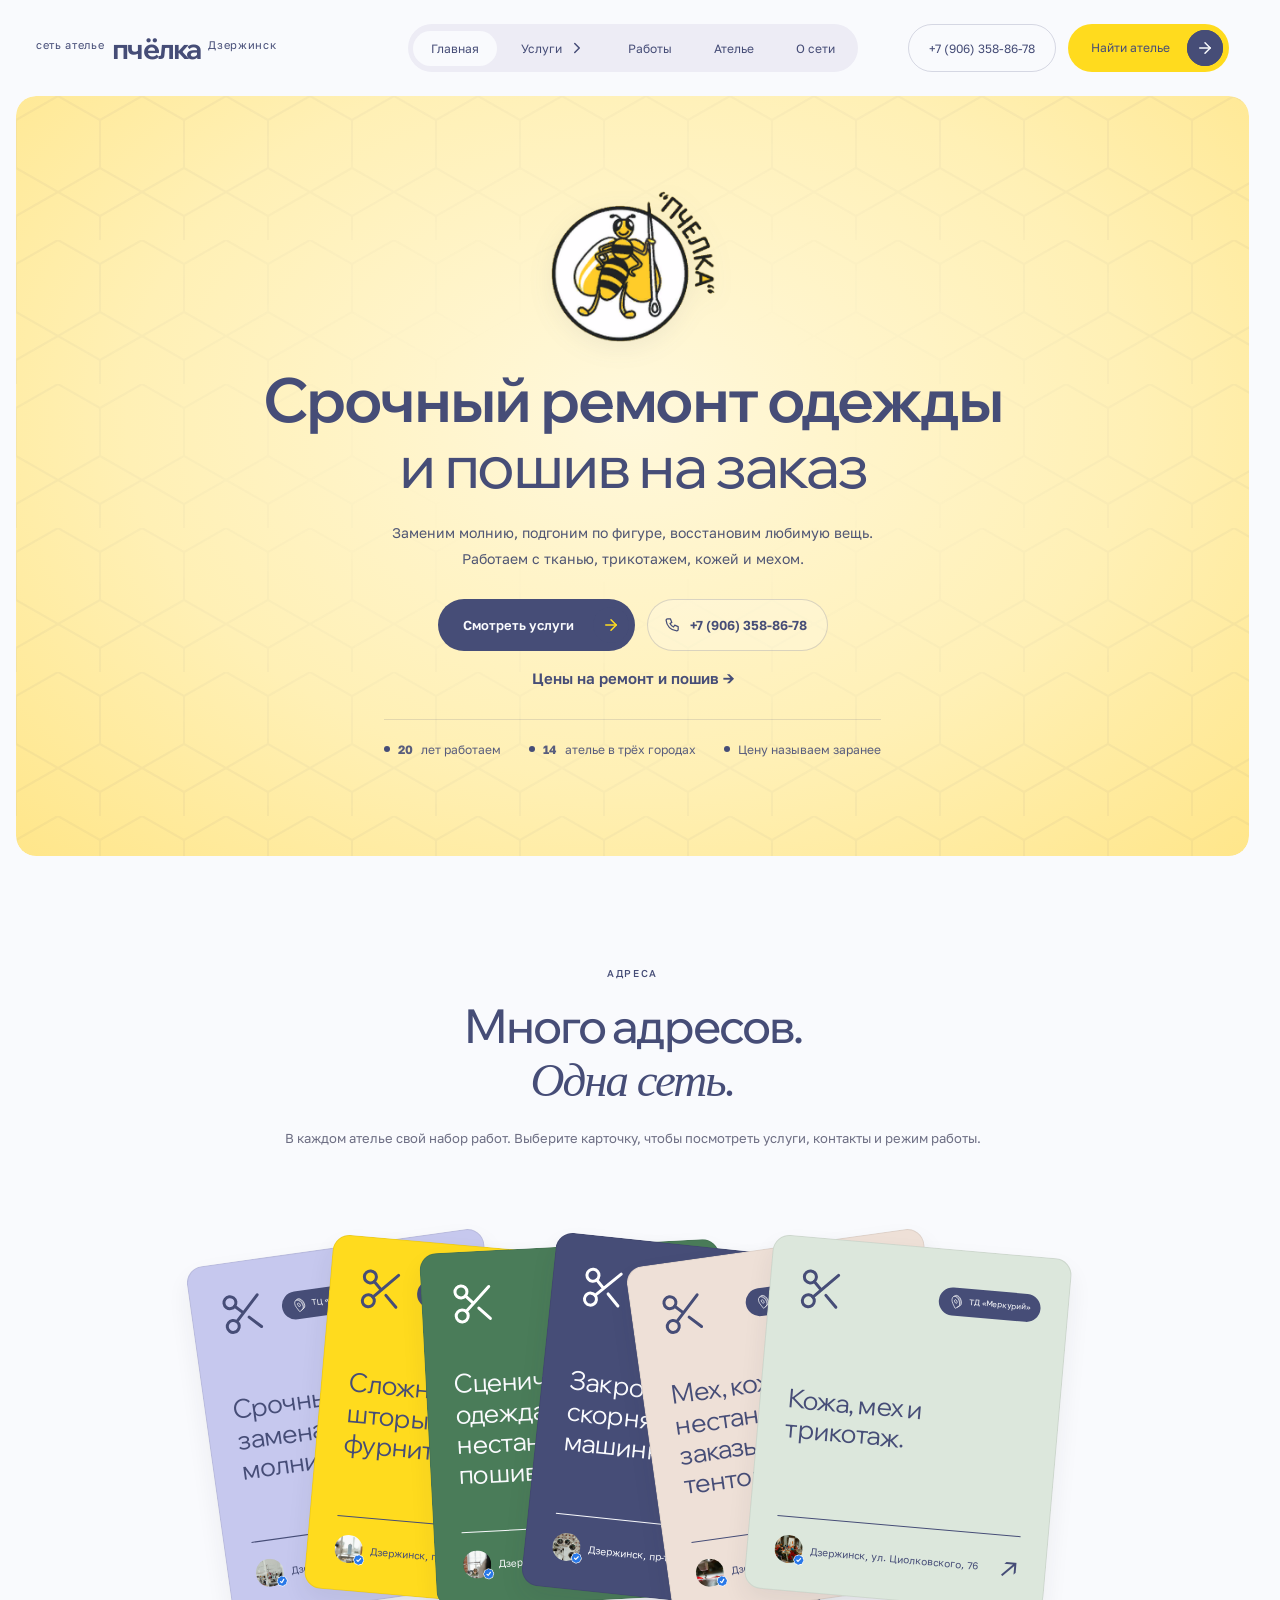
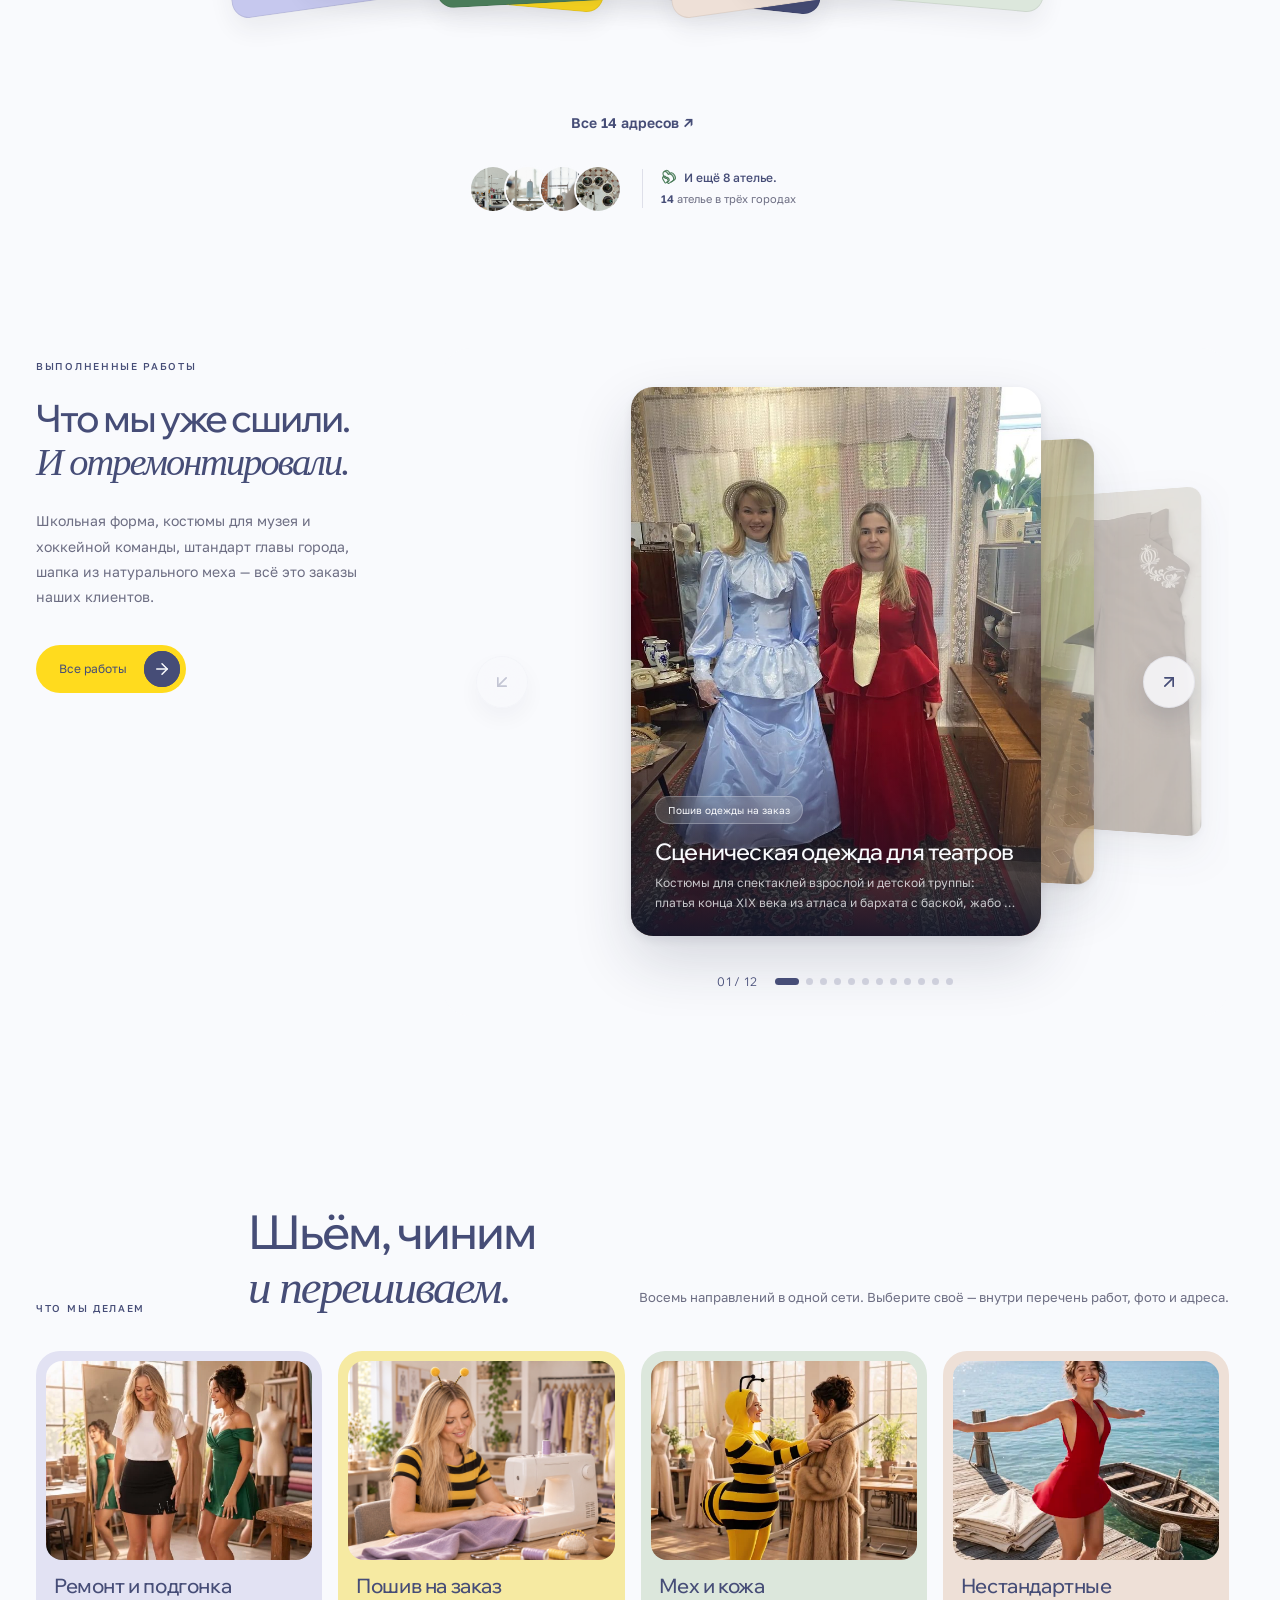
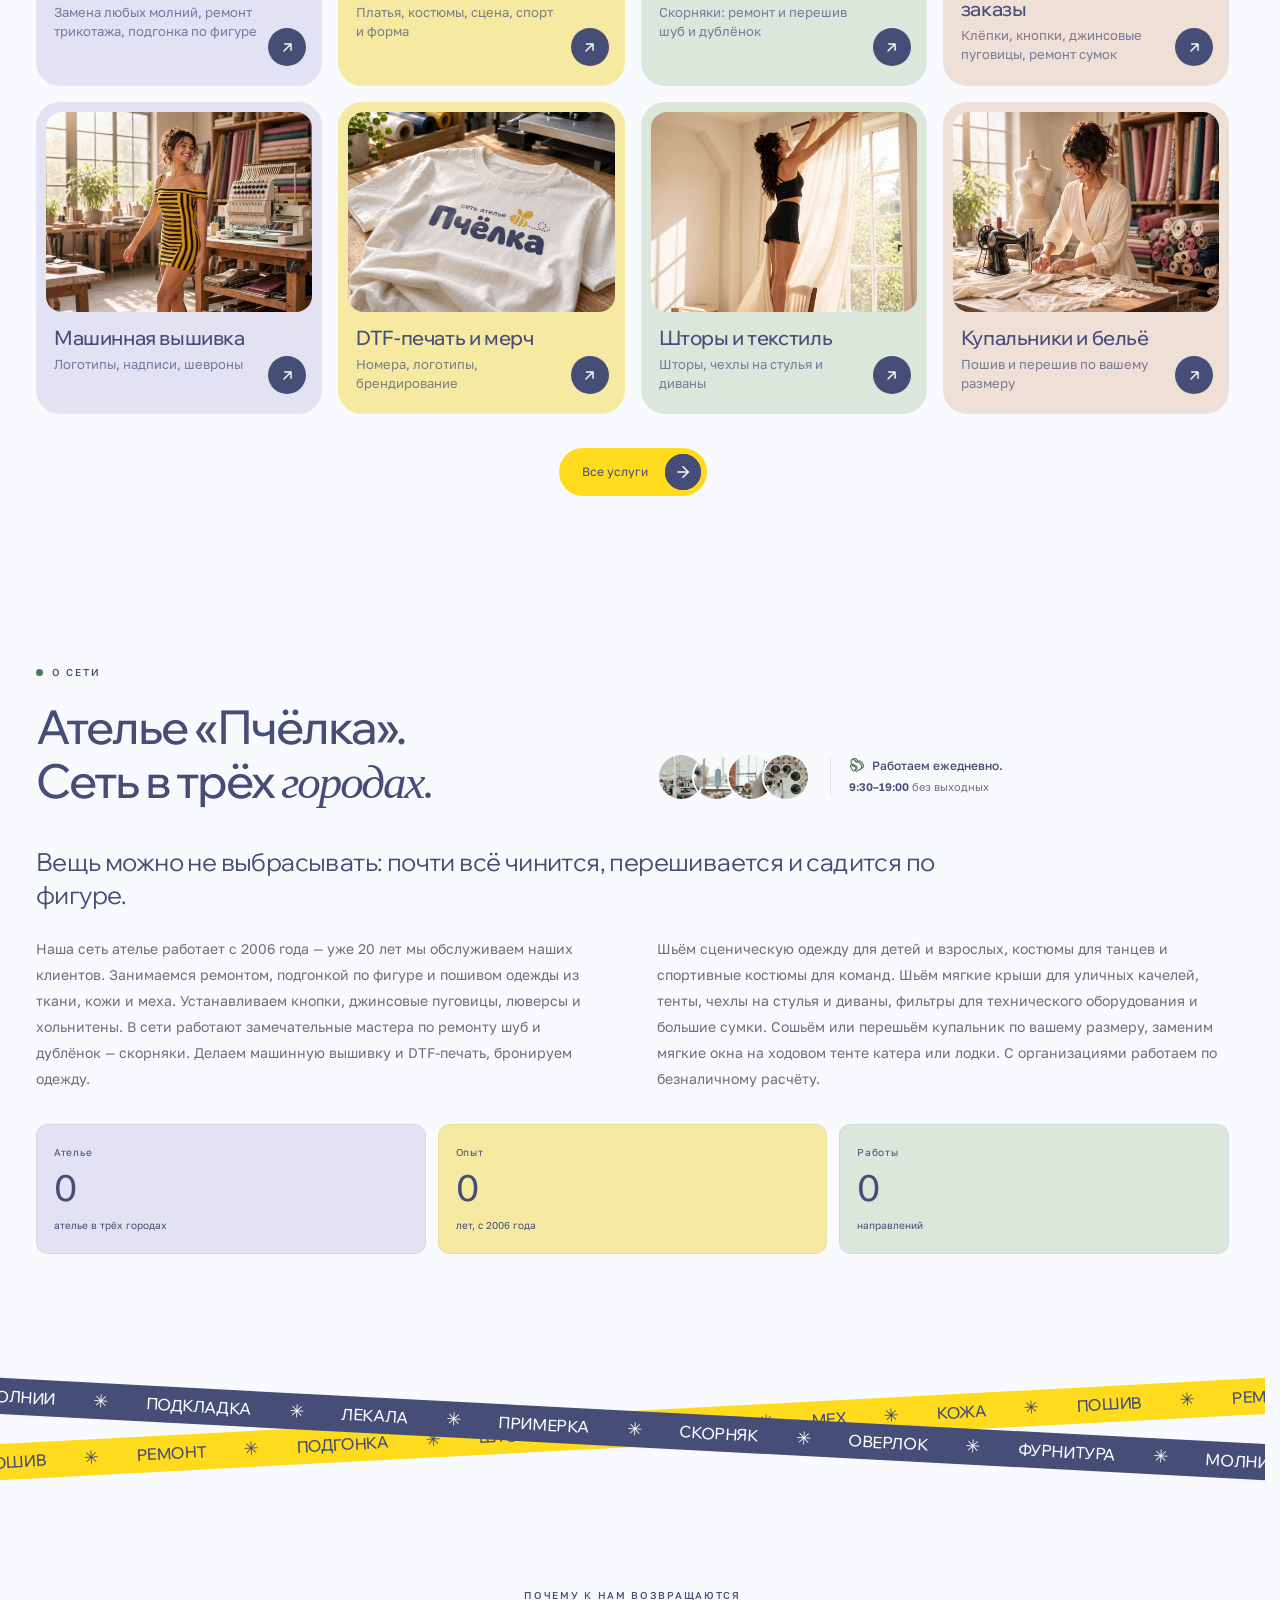
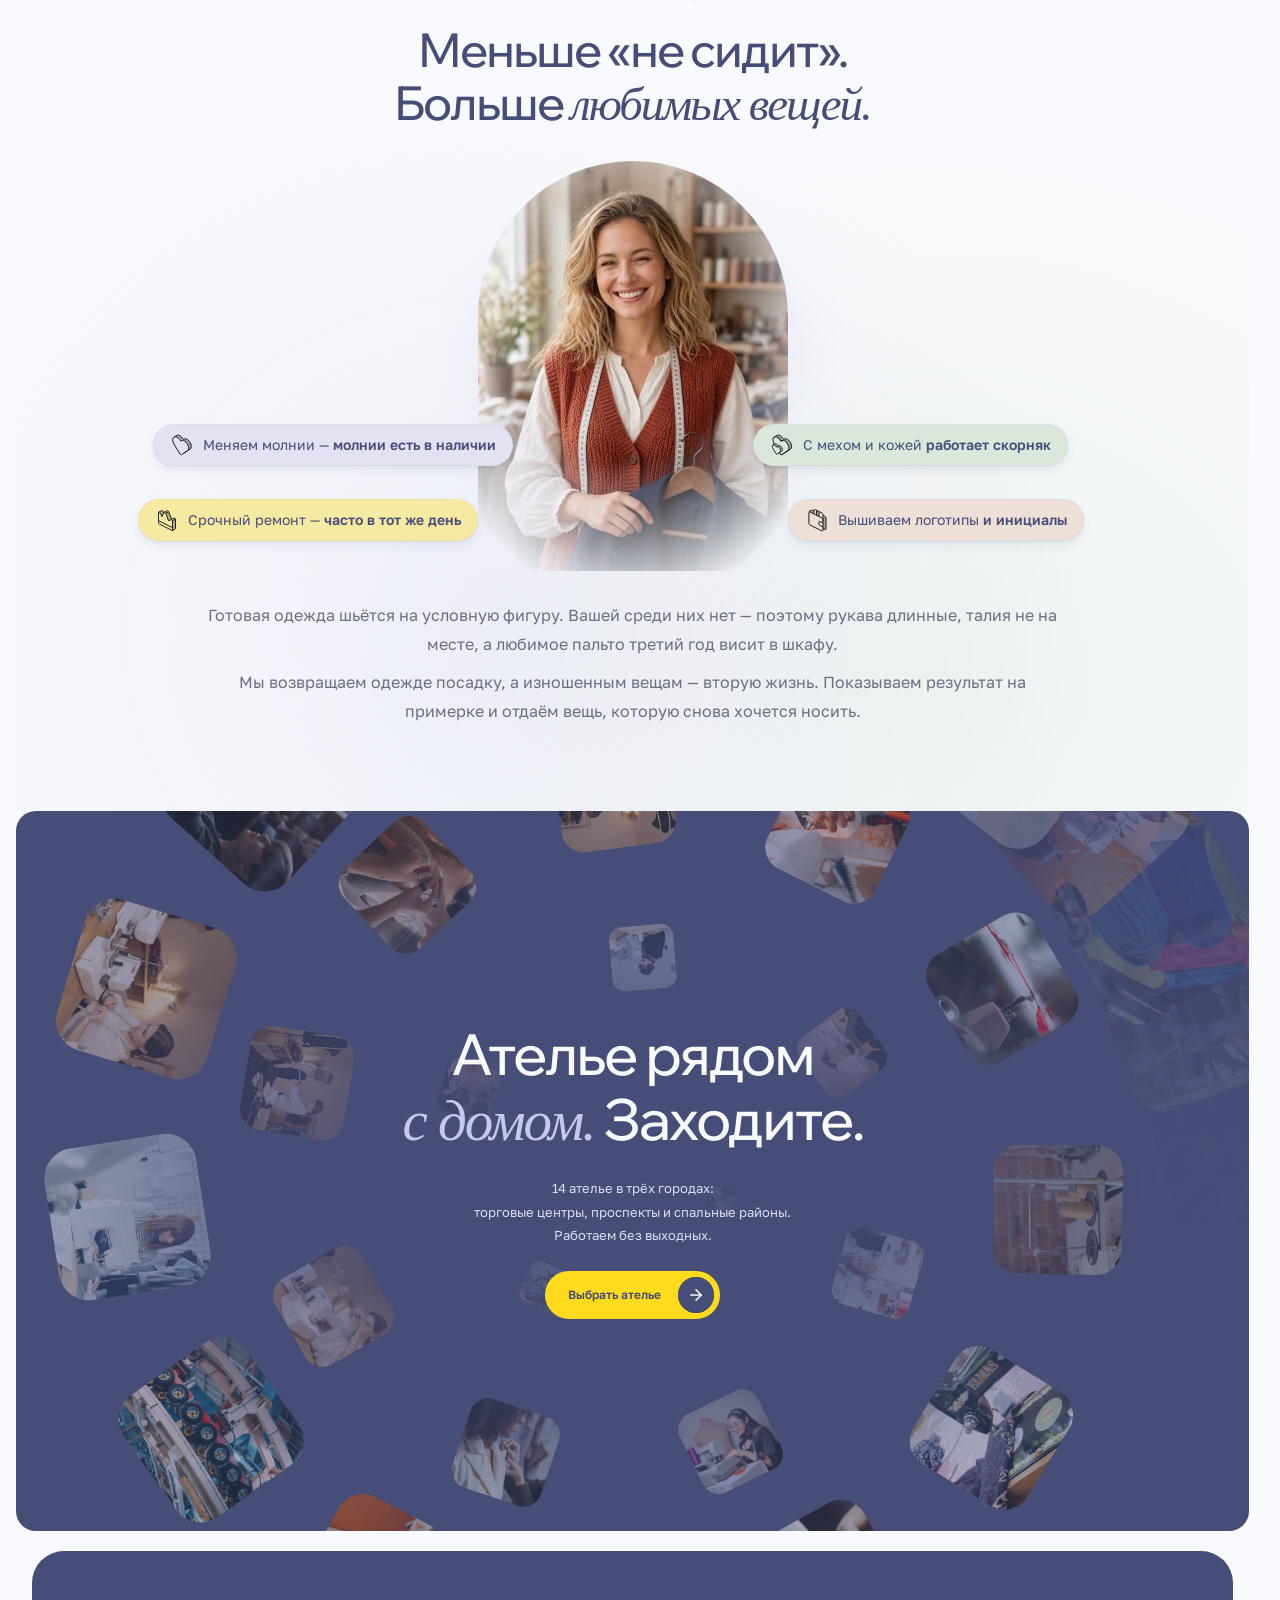
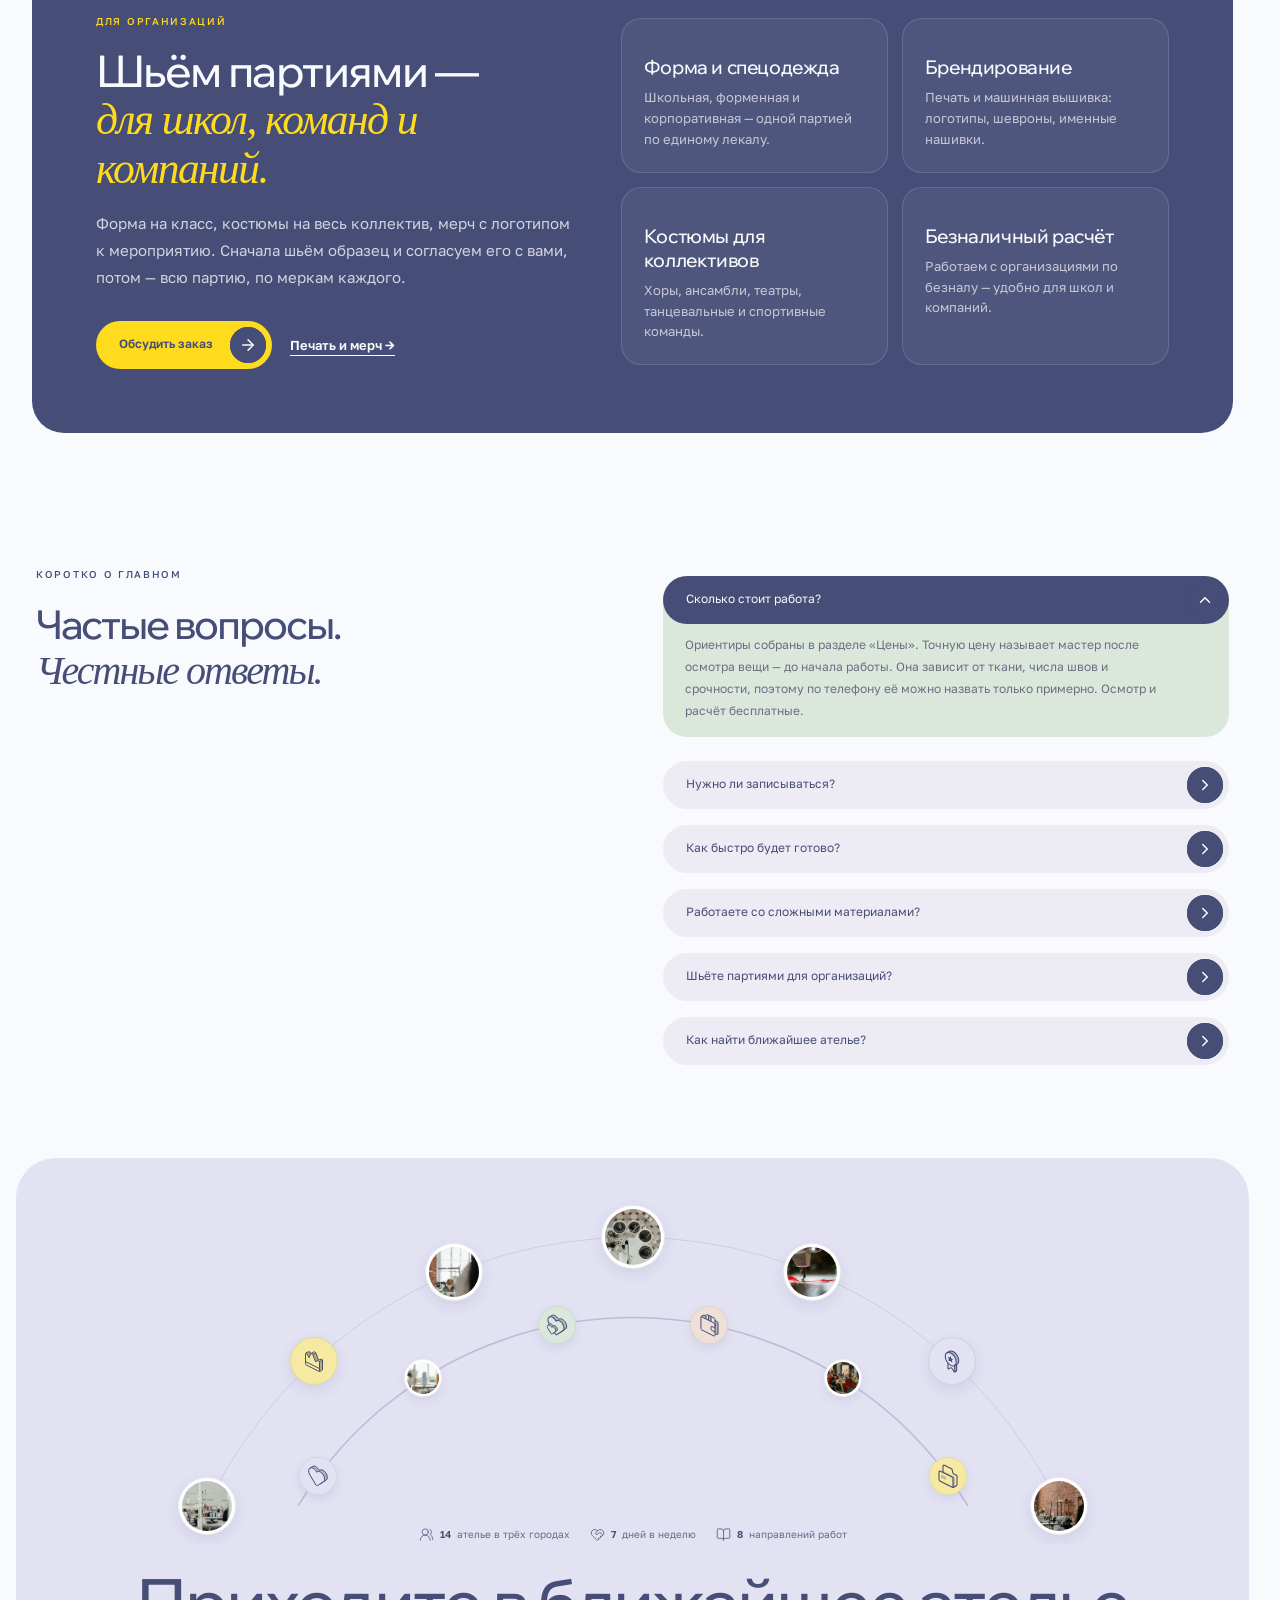
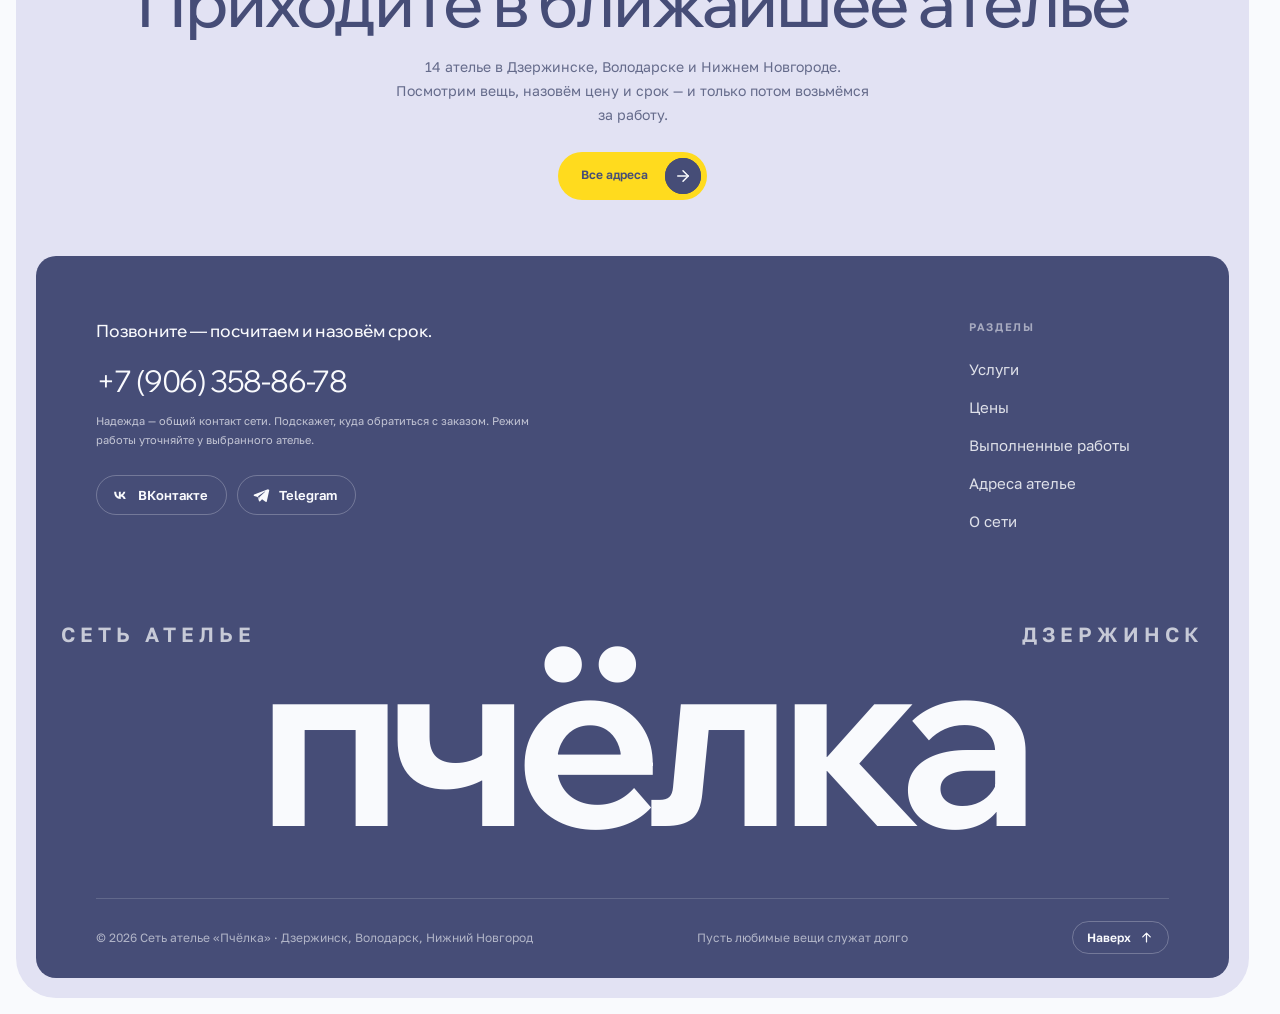
<file: index.html>
<!DOCTYPE html><html lang="ru"><head>
<meta name="robots" content="noindex, nofollow"/><meta charset="utf-8"/><meta name="viewport" content="width=device-width, initial-scale=1"/><link rel="preconnect" href="https://fonts.googleapis.com"/><link rel="preconnect" href="https://fonts.gstatic.com" crossorigin/><link rel="stylesheet" href="https://fonts.googleapis.com/css2?family=Golos+Text:wght@400..900&family=Wix+Madefor+Display:wght@400..800&display=swap"/><link rel="stylesheet" href="assets/styles.css?v=seat15"/><link rel="icon" href="assets/img/logo-mark.png" type="image/png"/><title>Ателье «Пчёлка» — ремонт и пошив одежды в Дзержинске, Володарске и Нижнем Новгороде</title>
<!-- Section link preview -->
<meta property="og:type" content="website"/>
<meta property="og:locale" content="ru_RU"/>
<meta property="og:site_name" content="Сеть ателье «Пчёлка»"/>
<meta property="og:title" content="Ремонт и пошив одежды — «Пчёлка»"/>
<meta property="og:description" content="Сеть из 14 ателье «Пчёлка» в Дзержинске, Володарске и Нижнем Новгороде: ремонт и подгонка одежды, пошив по меркам, мех и кожа, машинная вышивка, шторы. Цены, адреса и телефоны."/>
<meta property="og:url" content="https://s5hyhbpftv-alt.github.io/pchelka-demo/"/>
<meta property="og:image" content="https://s5hyhbpftv-alt.github.io/pchelka-demo/assets/img/previews/home-v1.jpg"/>
<meta property="og:image:secure_url" content="https://s5hyhbpftv-alt.github.io/pchelka-demo/assets/img/previews/home-v1.jpg"/>
<meta property="og:image:type" content="image/jpeg"/>
<meta property="og:image:width" content="1200"/>
<meta property="og:image:height" content="628"/>
<meta property="og:image:alt" content="Ателье «Пчёлка» — Ремонт и пошив одежды"/>
<meta name="twitter:card" content="summary_large_image"/>
<meta name="twitter:title" content="Ремонт и пошив одежды — «Пчёлка»"/>
<meta name="twitter:description" content="Сеть из 14 ателье «Пчёлка» в Дзержинске, Володарске и Нижнем Новгороде: ремонт и подгонка одежды, пошив по меркам, мех и кожа, машинная вышивка, шторы. Цены, адреса и телефоны."/>
<meta name="twitter:image" content="https://s5hyhbpftv-alt.github.io/pchelka-demo/assets/img/previews/home-v1.jpg"/>
<meta name="twitter:image:alt" content="Ателье «Пчёлка» — Ремонт и пошив одежды"/>
<!-- /Section link preview -->
<meta name="description" content="Сеть из 14 ателье «Пчёлка» в Дзержинске, Володарске и Нижнем Новгороде: ремонт и подгонка одежды, пошив по меркам, мех и кожа, машинная вышивка, шторы. Цены, адреса и телефоны."/><link rel="stylesheet" href="assets/fixes.css?v=23"/><link rel="stylesheet" href="assets/home.css?v=10"/><link rel="stylesheet" href="assets/navigation.css?v=4"/><link rel="stylesheet" href="assets/content-update.css?v=3"/></head><body class="home-refined"><div><header class="site-header"><a class="logo" aria-label="Ателье «Пчёлка» — на главную" href="index.html"><span class="logo-dot">сеть ателье</span>пчёлка<span class="logo-dot">Дзержинск</span></a><nav class="site-header-menu " aria-label="Главное меню"><div class="site-menu-row"><a aria-current="page" href="index.html">Главная</a><button class="site-more-toggle" type="button" aria-expanded="false" aria-controls="site-more-pages">Услуги<svg xmlns="http://www.w3.org/2000/svg" width="18" height="18" viewBox="0 0 24 24" fill="none" stroke="currentColor" stroke-width="2" stroke-linecap="round" stroke-linejoin="round" class="lucide lucide-chevron-right accordion-chevron" aria-hidden="true"><path d="m9 18 6-6-6-6"></path></svg></button><a href="raboty.html">Работы</a><a href="ateleye.html">Ателье</a><a href="o-nas.html">О сети</a></div><div class="site-more-pages" id="site-more-pages" hidden><a href="uslugi.html">Все услуги</a><a href="uslugi/remont.html">Ремонт и подгонка одежды</a><a href="uslugi/poshiv.html">Пошив одежды на заказ</a><a href="uslugi/meh-kozha.html">Мех и кожа</a><a href="uslugi/spec.html">Нестандартные заказы и фурнитура</a><a href="uslugi/vyshivka.html">Машинная вышивка</a><a href="uslugi/pechat.html">Печать на одежде и мерч</a><a href="uslugi/shtory.html">Шторы и домашний текстиль</a><a href="uslugi/bele.html">Нижнее бельё на заказ</a></div></nav><div class="site-header-actions"><a class="site-sign-in" href="tel:+79063588678">+7 (906) 358-86-78</a><a href="ateleye.html" class="arrow-fill-button  "><span class="arrow-fill-surface" aria-hidden="true"></span><span class="arrow-fill-content">Найти ателье</span><span class="arrow-fill-icon" aria-hidden="true"><svg xmlns="http://www.w3.org/2000/svg" width="18" height="18" viewBox="0 0 24 24" fill="none" stroke="currentColor" stroke-width="2" stroke-linecap="round" stroke-linejoin="round" class="lucide lucide-arrow-right arrow-out" aria-hidden="true"><path d="M5 12h14"></path><path d="m12 5 7 7-7 7"></path></svg><svg xmlns="http://www.w3.org/2000/svg" width="18" height="18" viewBox="0 0 24 24" fill="none" stroke="currentColor" stroke-width="2" stroke-linecap="round" stroke-linejoin="round" class="lucide lucide-arrow-right arrow-in" aria-hidden="true"><path d="M5 12h14"></path><path d="m12 5 7 7-7 7"></path></svg></span></a></div></header><main><section class="hero reference-hero hero-static home-hero" id="top"><div class="hero-visual" aria-hidden="true"><span class="hero-comb"></span></div><div class="hero-copy"><img class="hero-logo" src="assets/img/logo-clear.png" alt="Ателье «Пчёлка»" width="747" height="685"/><h1>Срочный ремонт одежды<br/><span>и пошив на заказ</span></h1><p>Заменим молнию, подгоним по фигуре, восстановим любимую вещь.<br/>Работаем с тканью, трикотажем, кожей и мехом.</p><div class="hero-cta"><a href="uslugi.html" class="arrow-fill-button  button primary"><span class="arrow-fill-surface" aria-hidden="true"></span><span class="arrow-fill-content">Смотреть услуги</span><span class="arrow-fill-icon" aria-hidden="true"><svg xmlns="http://www.w3.org/2000/svg" width="18" height="18" viewBox="0 0 24 24" fill="none" stroke="currentColor" stroke-width="2" stroke-linecap="round" stroke-linejoin="round" class="lucide lucide-arrow-right arrow-out" aria-hidden="true"><path d="M5 12h14"></path><path d="m12 5 7 7-7 7"></path></svg><svg xmlns="http://www.w3.org/2000/svg" width="18" height="18" viewBox="0 0 24 24" fill="none" stroke="currentColor" stroke-width="2" stroke-linecap="round" stroke-linejoin="round" class="lucide lucide-arrow-right arrow-in" aria-hidden="true"><path d="M5 12h14"></path><path d="m12 5 7 7-7 7"></path></svg></span></a><a class="hero-call" href="tel:+79063588678"><svg viewBox="0 0 24 24" aria-hidden="true"><path d="M5 4h4l2 5-2.5 1.5a11 11 0 0 0 5 5L15 13l5 2v4a2 2 0 0 1-2 2A16 16 0 0 1 3 6a2 2 0 0 1 2-2"/></svg><span>+7 (906) 358-86-78</span></a></div><a class="home-price-link" href="uslugi.html#prices">Цены на ремонт и пошив →</a><ul class="hero-facts"><li><b>20</b> лет работаем</li><li><b>14</b> ателье в трёх городах</li><li>Цену называем заранее</li></ul></div></section><section class="social-proof section" aria-labelledby="points-heading"><div class="eyebrow">АДРЕСА</div><h2 id="points-heading">Много адресов.<br/><span class="serif-word">Одна сеть.</span></h2><p class="stories-intro">В каждом ателье свой набор работ. Выберите карточку, чтобы посмотреть услуги, контакты и режим работы.</p><div class="hover-stack" style="--card-count:6"><a href="ateleye.html#tochka-6" class="hover-stack-card" style="--card-bg:#c6c8ee;--card-color:#464d77;--city-bg:#464d77;--city-color:#fff;--quote-stroke:#464d77;--quote-fill:rgb(70 77 119 / .3);--card-index:0;--card-rotation:-8deg;transform:translate(0px, 0px) rotate(-8deg) scale(1);z-index:1" tabindex="0" aria-label="Ателье: ТЦ «Дзержинец» · ателье «Пчёлка», Дзержинск, пр-т Ленина, 66">
<div class="stack-card-top"><span class="testimonial-quote-icon"><svg width="26" height="26" viewBox="0 0 24 24" fill="none" stroke="currentColor" stroke-width="1.5" stroke-linecap="round" stroke-linejoin="round" aria-hidden="true"><circle cx="6" cy="6" r="3"/><circle cx="6" cy="18" r="3"/><path d="M20 4 8.1 15.9M14.5 14.5 20 20M8.1 8.1 12 12"/></svg></span><span class="stack-card-city"><svg class="stack-city-pin" width="16" height="16" viewBox="0 0 24 24" xmlns="http://www.w3.org/2000/svg" aria-hidden="true"><g fill="none" class="nc-icon-wrapper"><path d="M9.99309 2.50293L7.91699 3.91232L10.9409 4.90324L13.2886 6.65476L14.9071 9.37863L16.1954 12.1329L16.5261 15.283L15.9451 18.3399L17.6498 17.3876L19.0306 15.1401L18.7286 10.6763L17.238 6.98691L13.9958 3.4466L11.9623 2.7618L9.99309 2.50293Z" fill="currentColor" fill-opacity=".3"></path><path d="M6.38237 4.677C3.99452 6.25186 3.92133 10.799 6.2189 14.8333L10.1148 21.6742C10.2579 21.9253 10.5834 22.0033 10.8246 21.8442L14.7026 19.2865C17.0904 17.7117 17.1636 13.1646 14.8661 9.13026C12.5685 5.09594 8.77022 3.10215 6.38237 4.677Z" stroke="currentColor"></path><path d="M13.0755 20.3614L17.2555 17.6484C19.6433 16.0735 19.7165 11.5264 17.419 7.49207C15.1214 3.45775 11.3231 1.46397 8.93526 3.03882L8.57279 3.27129L7.84784 3.73597L6.39795 4.66534" stroke="currentColor"></path><path d="M8.44321 10.4884C8.50068 9.16005 9.48713 8.59788 10.6465 9.23279C11.8059 9.86771 12.6991 11.4593 12.6417 12.7877C12.5842 14.1161 11.5977 14.6782 10.4384 14.0433C9.27899 13.4084 8.38573 11.8168 8.44321 10.4884Z" stroke="currentColor"></path></g></svg>ТЦ «Дзержинец» · ателье «Пчёлка»</span></div>
<blockquote>Срочный ремонт и замена молний — молнии в наличии.</blockquote>
<div class="stack-card-footer"><span class="stack-card-author"><span class="stack-card-avatar">
<img src="assets/stock/atelier-1.jpg" alt=""/><span class="spotlight-avatar-check" role="img" aria-label="Ателье сети"><svg class="verification-badge-icon" xmlns="http://www.w3.org/2000/svg" x="0px" y="0px" width="20px" height="20px" viewBox="0 0 20 20" aria-hidden="true" focusable="false"><path d="m17.999,10c0-1.097-.567-2.113-1.465-2.707.215-1.054-.103-2.174-.878-2.95-.775-.776-1.896-1.094-2.95-.878-.593-.897-1.609-1.464-2.706-1.464s-2.113.567-2.706,1.464c-1.053-.216-2.174.102-2.95.878s-1.093,1.896-.878,2.949c-.897.593-1.465,1.61-1.465,2.707s.567,2.113,1.465,2.707c-.215,1.054.103,2.174.878,2.95s1.898,1.092,2.95.878c.593.897,1.609,1.464,2.706,1.464s2.113-.568,2.706-1.465c1.059.214,2.176-.103,2.95-.878.776-.776,1.094-1.896.878-2.95.897-.593,1.465-1.609,1.465-2.707Zm-4.218-1.875l-4,5c-.178.222-.442.358-.726.374-.019,0-.037.001-.056.001-.265,0-.52-.105-.707-.293l-2-2c-.391-.391-.391-1.023,0-1.414s1.023-.391,1.414,0l1.21,1.21,3.302-4.127c.347-.43.975-.502,1.406-.156.431.345.501.974.156,1.405Z" stroke-width="0" fill="currentColor"></path></svg></span></span><span>Дзержинск, пр-т Ленина, 66</span></span><span class="stack-card-arrow" aria-hidden="true">↗</span></div>
</a><a href="ateleye.html#tochka-9" class="hover-stack-card" style="--card-bg:#ffdb1e;--card-color:#464d77;--city-bg:#464d77;--city-color:#fff;--quote-stroke:#464d77;--quote-fill:rgb(70 77 119 / .3);--card-index:1;--card-rotation:5deg;transform:translate(0px, 0px) rotate(5deg) scale(1);z-index:2" tabindex="0" aria-label="Ателье: ТЦ «Юбилейный» · ателье «Пчёлка», Дзержинск, пр-т Чкалова, 23">
<div class="stack-card-top"><span class="testimonial-quote-icon"><svg width="26" height="26" viewBox="0 0 24 24" fill="none" stroke="currentColor" stroke-width="1.5" stroke-linecap="round" stroke-linejoin="round" aria-hidden="true"><circle cx="6" cy="6" r="3"/><circle cx="6" cy="18" r="3"/><path d="M20 4 8.1 15.9M14.5 14.5 20 20M8.1 8.1 12 12"/></svg></span><span class="stack-card-city"><svg class="stack-city-pin" width="16" height="16" viewBox="0 0 24 24" xmlns="http://www.w3.org/2000/svg" aria-hidden="true"><g fill="none" class="nc-icon-wrapper"><path d="M9.99309 2.50293L7.91699 3.91232L10.9409 4.90324L13.2886 6.65476L14.9071 9.37863L16.1954 12.1329L16.5261 15.283L15.9451 18.3399L17.6498 17.3876L19.0306 15.1401L18.7286 10.6763L17.238 6.98691L13.9958 3.4466L11.9623 2.7618L9.99309 2.50293Z" fill="currentColor" fill-opacity=".3"></path><path d="M6.38237 4.677C3.99452 6.25186 3.92133 10.799 6.2189 14.8333L10.1148 21.6742C10.2579 21.9253 10.5834 22.0033 10.8246 21.8442L14.7026 19.2865C17.0904 17.7117 17.1636 13.1646 14.8661 9.13026C12.5685 5.09594 8.77022 3.10215 6.38237 4.677Z" stroke="currentColor"></path><path d="M13.0755 20.3614L17.2555 17.6484C19.6433 16.0735 19.7165 11.5264 17.419 7.49207C15.1214 3.45775 11.3231 1.46397 8.93526 3.03882L8.57279 3.27129L7.84784 3.73597L6.39795 4.66534" stroke="currentColor"></path><path d="M8.44321 10.4884C8.50068 9.16005 9.48713 8.59788 10.6465 9.23279C11.8059 9.86771 12.6991 11.4593 12.6417 12.7877C12.5842 14.1161 11.5977 14.6782 10.4384 14.0433C9.27899 13.4084 8.38573 11.8168 8.44321 10.4884Z" stroke="currentColor"></path></g></svg>ТЦ «Юбилейный» · ателье «Пчёлка»</span></div>
<blockquote>Сложный ремонт, шторы и установка фурнитуры.</blockquote>
<div class="stack-card-footer"><span class="stack-card-author"><span class="stack-card-avatar">
<img src="assets/stock/atelier-2.jpg" alt=""/><span class="spotlight-avatar-check" role="img" aria-label="Ателье сети"><svg class="verification-badge-icon" xmlns="http://www.w3.org/2000/svg" x="0px" y="0px" width="20px" height="20px" viewBox="0 0 20 20" aria-hidden="true" focusable="false"><path d="m17.999,10c0-1.097-.567-2.113-1.465-2.707.215-1.054-.103-2.174-.878-2.95-.775-.776-1.896-1.094-2.95-.878-.593-.897-1.609-1.464-2.706-1.464s-2.113.567-2.706,1.464c-1.053-.216-2.174.102-2.95.878s-1.093,1.896-.878,2.949c-.897.593-1.465,1.61-1.465,2.707s.567,2.113,1.465,2.707c-.215,1.054.103,2.174.878,2.95s1.898,1.092,2.95.878c.593.897,1.609,1.464,2.706,1.464s2.113-.568,2.706-1.465c1.059.214,2.176-.103,2.95-.878.776-.776,1.094-1.896.878-2.95.897-.593,1.465-1.609,1.465-2.707Zm-4.218-1.875l-4,5c-.178.222-.442.358-.726.374-.019,0-.037.001-.056.001-.265,0-.52-.105-.707-.293l-2-2c-.391-.391-.391-1.023,0-1.414s1.023-.391,1.414,0l1.21,1.21,3.302-4.127c.347-.43.975-.502,1.406-.156.431.345.501.974.156,1.405Z" stroke-width="0" fill="currentColor"></path></svg></span></span><span>Дзержинск, пр-т Чкалова, 23</span></span><span class="stack-card-arrow" aria-hidden="true">↗</span></div>
</a><a href="ateleye.html#tochka-1" class="hover-stack-card" style="--card-bg:#4a7c59;--card-color:#f9fafd;--city-bg:#fff;--city-color:#464d77;--quote-stroke:#fff;--quote-fill:rgb(255 255 255 / .3);--card-index:2;--card-rotation:-3deg;transform:translate(0px, 0px) rotate(-3deg) scale(1);z-index:3" tabindex="0" aria-label="Ателье: ТЦ «Союз», Дзержинск, ул. Циолковского, 76">
<div class="stack-card-top"><span class="testimonial-quote-icon"><svg width="26" height="26" viewBox="0 0 24 24" fill="none" stroke="currentColor" stroke-width="1.5" stroke-linecap="round" stroke-linejoin="round" aria-hidden="true"><circle cx="6" cy="6" r="3"/><circle cx="6" cy="18" r="3"/><path d="M20 4 8.1 15.9M14.5 14.5 20 20M8.1 8.1 12 12"/></svg></span><span class="stack-card-city"><svg class="stack-city-pin" width="16" height="16" viewBox="0 0 24 24" xmlns="http://www.w3.org/2000/svg" aria-hidden="true"><g fill="none" class="nc-icon-wrapper"><path d="M9.99309 2.50293L7.91699 3.91232L10.9409 4.90324L13.2886 6.65476L14.9071 9.37863L16.1954 12.1329L16.5261 15.283L15.9451 18.3399L17.6498 17.3876L19.0306 15.1401L18.7286 10.6763L17.238 6.98691L13.9958 3.4466L11.9623 2.7618L9.99309 2.50293Z" fill="currentColor" fill-opacity=".3"></path><path d="M6.38237 4.677C3.99452 6.25186 3.92133 10.799 6.2189 14.8333L10.1148 21.6742C10.2579 21.9253 10.5834 22.0033 10.8246 21.8442L14.7026 19.2865C17.0904 17.7117 17.1636 13.1646 14.8661 9.13026C12.5685 5.09594 8.77022 3.10215 6.38237 4.677Z" stroke="currentColor"></path><path d="M13.0755 20.3614L17.2555 17.6484C19.6433 16.0735 19.7165 11.5264 17.419 7.49207C15.1214 3.45775 11.3231 1.46397 8.93526 3.03882L8.57279 3.27129L7.84784 3.73597L6.39795 4.66534" stroke="currentColor"></path><path d="M8.44321 10.4884C8.50068 9.16005 9.48713 8.59788 10.6465 9.23279C11.8059 9.86771 12.6991 11.4593 12.6417 12.7877C12.5842 14.1161 11.5977 14.6782 10.4384 14.0433C9.27899 13.4084 8.38573 11.8168 8.44321 10.4884Z" stroke="currentColor"></path></g></svg>ТЦ «Союз»</span></div>
<blockquote>Сценическая одежда и нестандартный пошив.</blockquote>
<div class="stack-card-footer"><span class="stack-card-author"><span class="stack-card-avatar">
<img src="assets/stock/atelier-3.jpg" alt=""/><span class="spotlight-avatar-check" role="img" aria-label="Ателье сети"><svg class="verification-badge-icon" xmlns="http://www.w3.org/2000/svg" x="0px" y="0px" width="20px" height="20px" viewBox="0 0 20 20" aria-hidden="true" focusable="false"><path d="m17.999,10c0-1.097-.567-2.113-1.465-2.707.215-1.054-.103-2.174-.878-2.95-.775-.776-1.896-1.094-2.95-.878-.593-.897-1.609-1.464-2.706-1.464s-2.113.567-2.706,1.464c-1.053-.216-2.174.102-2.95.878s-1.093,1.896-.878,2.949c-.897.593-1.465,1.61-1.465,2.707s.567,2.113,1.465,2.707c-.215,1.054.103,2.174.878,2.95s1.898,1.092,2.95.878c.593.897,1.609,1.464,2.706,1.464s2.113-.568,2.706-1.465c1.059.214,2.176-.103,2.95-.878.776-.776,1.094-1.896.878-2.95.897-.593,1.465-1.609,1.465-2.707Zm-4.218-1.875l-4,5c-.178.222-.442.358-.726.374-.019,0-.037.001-.056.001-.265,0-.52-.105-.707-.293l-2-2c-.391-.391-.391-1.023,0-1.414s1.023-.391,1.414,0l1.21,1.21,3.302-4.127c.347-.43.975-.502,1.406-.156.431.345.501.974.156,1.405Z" stroke-width="0" fill="currentColor"></path></svg></span></span><span>Дзержинск, ул. Циолковского, 76</span></span><span class="stack-card-arrow" aria-hidden="true">↗</span></div>
</a><a href="ateleye.html#tochka-5" class="hover-stack-card" style="--card-bg:#464d77;--card-color:#f9fafd;--city-bg:#fff;--city-color:#464d77;--quote-stroke:#fff;--quote-fill:rgb(255 255 255 / .3);--card-index:3;--card-rotation:6deg;transform:translate(0px, 0px) rotate(6deg) scale(1);z-index:4" tabindex="0" aria-label="Ателье: Ателье «Пчёлка», Дзержинск, пр-т Ленина, 26">
<div class="stack-card-top"><span class="testimonial-quote-icon"><svg width="26" height="26" viewBox="0 0 24 24" fill="none" stroke="currentColor" stroke-width="1.5" stroke-linecap="round" stroke-linejoin="round" aria-hidden="true"><circle cx="6" cy="6" r="3"/><circle cx="6" cy="18" r="3"/><path d="M20 4 8.1 15.9M14.5 14.5 20 20M8.1 8.1 12 12"/></svg></span><span class="stack-card-city"><svg class="stack-city-pin" width="16" height="16" viewBox="0 0 24 24" xmlns="http://www.w3.org/2000/svg" aria-hidden="true"><g fill="none" class="nc-icon-wrapper"><path d="M9.99309 2.50293L7.91699 3.91232L10.9409 4.90324L13.2886 6.65476L14.9071 9.37863L16.1954 12.1329L16.5261 15.283L15.9451 18.3399L17.6498 17.3876L19.0306 15.1401L18.7286 10.6763L17.238 6.98691L13.9958 3.4466L11.9623 2.7618L9.99309 2.50293Z" fill="currentColor" fill-opacity=".3"></path><path d="M6.38237 4.677C3.99452 6.25186 3.92133 10.799 6.2189 14.8333L10.1148 21.6742C10.2579 21.9253 10.5834 22.0033 10.8246 21.8442L14.7026 19.2865C17.0904 17.7117 17.1636 13.1646 14.8661 9.13026C12.5685 5.09594 8.77022 3.10215 6.38237 4.677Z" stroke="currentColor"></path><path d="M13.0755 20.3614L17.2555 17.6484C19.6433 16.0735 19.7165 11.5264 17.419 7.49207C15.1214 3.45775 11.3231 1.46397 8.93526 3.03882L8.57279 3.27129L7.84784 3.73597L6.39795 4.66534" stroke="currentColor"></path><path d="M8.44321 10.4884C8.50068 9.16005 9.48713 8.59788 10.6465 9.23279C11.8059 9.86771 12.6991 11.4593 12.6417 12.7877C12.5842 14.1161 11.5977 14.6782 10.4384 14.0433C9.27899 13.4084 8.38573 11.8168 8.44321 10.4884Z" stroke="currentColor"></path></g></svg>Ателье «Пчёлка»</span></div>
<blockquote>Закройщик, скорняк и машинная вышивка.</blockquote>
<div class="stack-card-footer"><span class="stack-card-author"><span class="stack-card-avatar">
<img src="assets/stock/atelier-4.jpg" alt=""/><span class="spotlight-avatar-check" role="img" aria-label="Ателье сети"><svg class="verification-badge-icon" xmlns="http://www.w3.org/2000/svg" x="0px" y="0px" width="20px" height="20px" viewBox="0 0 20 20" aria-hidden="true" focusable="false"><path d="m17.999,10c0-1.097-.567-2.113-1.465-2.707.215-1.054-.103-2.174-.878-2.95-.775-.776-1.896-1.094-2.95-.878-.593-.897-1.609-1.464-2.706-1.464s-2.113.567-2.706,1.464c-1.053-.216-2.174.102-2.95.878s-1.093,1.896-.878,2.949c-.897.593-1.465,1.61-1.465,2.707s.567,2.113,1.465,2.707c-.215,1.054.103,2.174.878,2.95s1.898,1.092,2.95.878c.593.897,1.609,1.464,2.706,1.464s2.113-.568,2.706-1.465c1.059.214,2.176-.103,2.95-.878.776-.776,1.094-1.896.878-2.95.897-.593,1.465-1.609,1.465-2.707Zm-4.218-1.875l-4,5c-.178.222-.442.358-.726.374-.019,0-.037.001-.056.001-.265,0-.52-.105-.707-.293l-2-2c-.391-.391-.391-1.023,0-1.414s1.023-.391,1.414,0l1.21,1.21,3.302-4.127c.347-.43.975-.502,1.406-.156.431.345.501.974.156,1.405Z" stroke-width="0" fill="currentColor"></path></svg></span></span><span>Дзержинск, пр-т Ленина, 26</span></span><span class="stack-card-arrow" aria-hidden="true">↗</span></div>
</a><a href="ateleye.html#tochka-10" class="hover-stack-card" style="--card-bg:#eee0d7;--card-color:#464d77;--city-bg:#464d77;--city-color:#fff;--quote-stroke:#464d77;--quote-fill:rgb(70 77 119 / .3);--card-index:4;--card-rotation:-8deg;transform:translate(0px, 0px) rotate(-8deg) scale(1);z-index:5" tabindex="0" aria-label="Ателье: ТЦ «Лидия» · ателье «Лидия», Дзержинск, ул. Гайдара, 59Е">
<div class="stack-card-top"><span class="testimonial-quote-icon"><svg width="26" height="26" viewBox="0 0 24 24" fill="none" stroke="currentColor" stroke-width="1.5" stroke-linecap="round" stroke-linejoin="round" aria-hidden="true"><circle cx="6" cy="6" r="3"/><circle cx="6" cy="18" r="3"/><path d="M20 4 8.1 15.9M14.5 14.5 20 20M8.1 8.1 12 12"/></svg></span><span class="stack-card-city"><svg class="stack-city-pin" width="16" height="16" viewBox="0 0 24 24" xmlns="http://www.w3.org/2000/svg" aria-hidden="true"><g fill="none" class="nc-icon-wrapper"><path d="M9.99309 2.50293L7.91699 3.91232L10.9409 4.90324L13.2886 6.65476L14.9071 9.37863L16.1954 12.1329L16.5261 15.283L15.9451 18.3399L17.6498 17.3876L19.0306 15.1401L18.7286 10.6763L17.238 6.98691L13.9958 3.4466L11.9623 2.7618L9.99309 2.50293Z" fill="currentColor" fill-opacity=".3"></path><path d="M6.38237 4.677C3.99452 6.25186 3.92133 10.799 6.2189 14.8333L10.1148 21.6742C10.2579 21.9253 10.5834 22.0033 10.8246 21.8442L14.7026 19.2865C17.0904 17.7117 17.1636 13.1646 14.8661 9.13026C12.5685 5.09594 8.77022 3.10215 6.38237 4.677Z" stroke="currentColor"></path><path d="M13.0755 20.3614L17.2555 17.6484C19.6433 16.0735 19.7165 11.5264 17.419 7.49207C15.1214 3.45775 11.3231 1.46397 8.93526 3.03882L8.57279 3.27129L7.84784 3.73597L6.39795 4.66534" stroke="currentColor"></path><path d="M8.44321 10.4884C8.50068 9.16005 9.48713 8.59788 10.6465 9.23279C11.8059 9.86771 12.6991 11.4593 12.6417 12.7877C12.5842 14.1161 11.5977 14.6782 10.4384 14.0433C9.27899 13.4084 8.38573 11.8168 8.44321 10.4884Z" stroke="currentColor"></path></g></svg>ТЦ «Лидия» · ателье «Лидия»</span></div>
<blockquote>Мех, кожа и нестандартные заказы: от сумок до тентов.</blockquote>
<div class="stack-card-footer"><span class="stack-card-author"><span class="stack-card-avatar">
<img src="assets/stock/atelier-5.jpg" alt=""/><span class="spotlight-avatar-check" role="img" aria-label="Ателье сети"><svg class="verification-badge-icon" xmlns="http://www.w3.org/2000/svg" x="0px" y="0px" width="20px" height="20px" viewBox="0 0 20 20" aria-hidden="true" focusable="false"><path d="m17.999,10c0-1.097-.567-2.113-1.465-2.707.215-1.054-.103-2.174-.878-2.95-.775-.776-1.896-1.094-2.95-.878-.593-.897-1.609-1.464-2.706-1.464s-2.113.567-2.706,1.464c-1.053-.216-2.174.102-2.95.878s-1.093,1.896-.878,2.949c-.897.593-1.465,1.61-1.465,2.707s.567,2.113,1.465,2.707c-.215,1.054.103,2.174.878,2.95s1.898,1.092,2.95.878c.593.897,1.609,1.464,2.706,1.464s2.113-.568,2.706-1.465c1.059.214,2.176-.103,2.95-.878.776-.776,1.094-1.896.878-2.95.897-.593,1.465-1.609,1.465-2.707Zm-4.218-1.875l-4,5c-.178.222-.442.358-.726.374-.019,0-.037.001-.056.001-.265,0-.52-.105-.707-.293l-2-2c-.391-.391-.391-1.023,0-1.414s1.023-.391,1.414,0l1.21,1.21,3.302-4.127c.347-.43.975-.502,1.406-.156.431.345.501.974.156,1.405Z" stroke-width="0" fill="currentColor"></path></svg></span></span><span>Дзержинск, ул. Гайдара, 59Е</span></span><span class="stack-card-arrow" aria-hidden="true">↗</span></div>
</a><a href="ateleye.html#tochka-2" class="hover-stack-card" style="--card-bg:#dce7dc;--card-color:#464d77;--city-bg:#464d77;--city-color:#fff;--quote-stroke:#464d77;--quote-fill:rgb(70 77 119 / .3);--card-index:5;--card-rotation:5deg;transform:translate(0px, 0px) rotate(5deg) scale(1);z-index:6" tabindex="0" aria-label="Ателье: ТД «Меркурий», Дзержинск, ул. Циолковского, 76">
<div class="stack-card-top"><span class="testimonial-quote-icon"><svg width="26" height="26" viewBox="0 0 24 24" fill="none" stroke="currentColor" stroke-width="1.5" stroke-linecap="round" stroke-linejoin="round" aria-hidden="true"><circle cx="6" cy="6" r="3"/><circle cx="6" cy="18" r="3"/><path d="M20 4 8.1 15.9M14.5 14.5 20 20M8.1 8.1 12 12"/></svg></span><span class="stack-card-city"><svg class="stack-city-pin" width="16" height="16" viewBox="0 0 24 24" xmlns="http://www.w3.org/2000/svg" aria-hidden="true"><g fill="none" class="nc-icon-wrapper"><path d="M9.99309 2.50293L7.91699 3.91232L10.9409 4.90324L13.2886 6.65476L14.9071 9.37863L16.1954 12.1329L16.5261 15.283L15.9451 18.3399L17.6498 17.3876L19.0306 15.1401L18.7286 10.6763L17.238 6.98691L13.9958 3.4466L11.9623 2.7618L9.99309 2.50293Z" fill="currentColor" fill-opacity=".3"></path><path d="M6.38237 4.677C3.99452 6.25186 3.92133 10.799 6.2189 14.8333L10.1148 21.6742C10.2579 21.9253 10.5834 22.0033 10.8246 21.8442L14.7026 19.2865C17.0904 17.7117 17.1636 13.1646 14.8661 9.13026C12.5685 5.09594 8.77022 3.10215 6.38237 4.677Z" stroke="currentColor"></path><path d="M13.0755 20.3614L17.2555 17.6484C19.6433 16.0735 19.7165 11.5264 17.419 7.49207C15.1214 3.45775 11.3231 1.46397 8.93526 3.03882L8.57279 3.27129L7.84784 3.73597L6.39795 4.66534" stroke="currentColor"></path><path d="M8.44321 10.4884C8.50068 9.16005 9.48713 8.59788 10.6465 9.23279C11.8059 9.86771 12.6991 11.4593 12.6417 12.7877C12.5842 14.1161 11.5977 14.6782 10.4384 14.0433C9.27899 13.4084 8.38573 11.8168 8.44321 10.4884Z" stroke="currentColor"></path></g></svg>ТД «Меркурий»</span></div>
<blockquote>Кожа, мех и трикотаж.</blockquote>
<div class="stack-card-footer"><span class="stack-card-author"><span class="stack-card-avatar">
<img src="assets/stock/atelier-6.jpg" alt=""/><span class="spotlight-avatar-check" role="img" aria-label="Ателье сети"><svg class="verification-badge-icon" xmlns="http://www.w3.org/2000/svg" x="0px" y="0px" width="20px" height="20px" viewBox="0 0 20 20" aria-hidden="true" focusable="false"><path d="m17.999,10c0-1.097-.567-2.113-1.465-2.707.215-1.054-.103-2.174-.878-2.95-.775-.776-1.896-1.094-2.95-.878-.593-.897-1.609-1.464-2.706-1.464s-2.113.567-2.706,1.464c-1.053-.216-2.174.102-2.95.878s-1.093,1.896-.878,2.949c-.897.593-1.465,1.61-1.465,2.707s.567,2.113,1.465,2.707c-.215,1.054.103,2.174.878,2.95s1.898,1.092,2.95.878c.593.897,1.609,1.464,2.706,1.464s2.113-.568,2.706-1.465c1.059.214,2.176-.103,2.95-.878.776-.776,1.094-1.896.878-2.95.897-.593,1.465-1.609,1.465-2.707Zm-4.218-1.875l-4,5c-.178.222-.442.358-.726.374-.019,0-.037.001-.056.001-.265,0-.52-.105-.707-.293l-2-2c-.391-.391-.391-1.023,0-1.414s1.023-.391,1.414,0l1.21,1.21,3.302-4.127c.347-.43.975-.502,1.406-.156.431.345.501.974.156,1.405Z" stroke-width="0" fill="currentColor"></path></svg></span></span><span>Дзержинск, ул. Циолковского, 76</span></span><span class="stack-card-arrow" aria-hidden="true">↗</span></div>
</a></div><div class="home-address-actions"><span class="home-swipe-hint">Листайте карточки <span aria-hidden="true">→</span></span><a href="ateleye.html">Все 14 адресов <span aria-hidden="true">↗</span></a></div><div class="community-proof"><div class="community-proof-avatars" aria-hidden="true"><img src="assets/stock/atelier-1.jpg" alt="" width="48" height="48" loading="lazy"/><img src="assets/stock/atelier-2.jpg" alt="" width="48" height="48" loading="lazy"/><img src="assets/stock/atelier-3.jpg" alt="" width="48" height="48" loading="lazy"/><img src="assets/stock/atelier-4.jpg" alt="" width="48" height="48" loading="lazy"/></div><div class="community-proof-copy"><span class="community-proof-title"><svg width="16" height="16" viewBox="0 0 24 24" xmlns="http://www.w3.org/2000/svg" aria-hidden="true"><g fill="none" class="nc-icon-wrapper"><path d="M12.4197 17.3791L10.5183 18.4999L10.2768 16.0828L9.32048 14.6095L7.58871 13.7307L6.51825 14.1701L5.51825 12.4999L3.51825 11.9999L5.01825 10.9999L5.91966 10.8791L8.41966 12.8791H9.91966L11.9197 14.3791L12.4197 17.3791Z" fill="currentColor" fill-opacity=".3" data-color="color-2"></path><path d="M8.113 1.91187L5.77523 3.34204L5.33521 3.56208L8.74554 5.07473L11.1383 8.12753L12.971 7.33752L14.6671 7.99793L17.1064 9.8877L18.9215 13.5181V16.9284L20.4307 16.3132L21.6718 14.7557L21.4518 11.5104L19.3315 7.62316L15.8687 5.67979L13.6135 6.31235L11.6883 3.56208L8.113 1.91187Z" fill="currentColor" fill-opacity=".3" data-color="color-2"></path><path d="M4.27665 11.0064C2.55425 8.21956 2.55425 5.1241 4.27665 4.09247C5.99905 3.06085 8.7916 4.48373 10.514 7.27057C10.6967 7.56614 10.86 7.86517 11.0039 8.16484C11.1478 8.01183 11.3111 7.8792 11.4938 7.76979C13.2162 6.73817 16.0088 8.16105 17.7312 10.9479C19.4536 13.7347 19.4536 16.8302 17.7312 17.8618L11.8638 21.548C11.3911 21.845 10.7667 21.6975 10.477 21.2202L9.47369 19.5675" stroke="currentColor" vector-effect="non-scaling-stroke" stroke-width="1.0833333333333333" stroke-linecap="round" stroke-linejoin="round"></path><path d="M14.5338 19.8719L20.3786 16.2168C22.101 15.1852 22.101 12.0897 20.3786 9.3029C18.6562 6.51606 15.8636 5.09318 14.1412 6.1248C13.9585 6.23421 13.7952 6.36683 13.6513 6.51984C13.5074 6.22017 13.3441 5.92114 13.1614 5.62557C11.439 2.83874 8.64645 1.41585 6.92405 2.44748L6.06134 2.98437L4.33594 4.05741" stroke="currentColor" vector-effect="non-scaling-stroke" stroke-width="1.0833333333333333"></path><path d="M2.99827 12.0275C2.10506 12.5624 2.10506 14.1677 2.99827 15.6129L5.95997 20.4917C6.24968 20.969 6.87403 21.1166 7.34677 20.8196L9.97556 19.168C10.8688 18.633 10.8688 17.0278 9.97556 15.5826C9.08235 14.1374 7.63418 13.3995 6.74097 13.9345C6.64624 13.9912 6.56155 14.06 6.48692 14.1393C6.41228 13.9839 6.32759 13.8288 6.23286 13.6756C5.33965 12.2304 3.89148 11.4925 2.99827 12.0275Z" stroke="currentColor" vector-effect="non-scaling-stroke" stroke-width="1.0833333333333333" stroke-linejoin="round"></path><path d="M8.31775 20.2105L11.6813 18.0513C12.5745 17.5163 12.5745 15.911 11.6813 14.4658C10.7881 13.0206 9.33992 12.2828 8.44671 12.8177C8.35198 12.8745 8.26729 12.9433 8.19266 13.0226C8.11802 12.8672 8.03334 12.7121 7.93861 12.5588C7.0454 11.1136 5.59722 10.3758 4.70401 10.9107L4.25662 11.1892L3.0293 12.0094" stroke="currentColor" vector-effect="non-scaling-stroke" stroke-width="1.0833333333333333"></path></g></svg><!-- -->И ещё 8 ателье.</span><p><strong>14</strong><!-- --> ателье в трёх городах</p></div></div></section><section class="blog section" id="raboty" aria-labelledby="works-heading"><div class="blog-intro"><div class="eyebrow">ВЫПОЛНЕННЫЕ РАБОТЫ</div><h2 id="works-heading">Что мы уже сшили.<br/><span class="serif-word">И отремонтировали.</span></h2><p>Школьная форма, костюмы для музея и хоккейной команды, штандарт главы города, шапка из натурального меха — всё это заказы наших клиентов.</p><a href="raboty.html" class="arrow-fill-button  "><span class="arrow-fill-surface" aria-hidden="true"></span><span class="arrow-fill-content">Все работы</span><span class="arrow-fill-icon" aria-hidden="true"><svg xmlns="http://www.w3.org/2000/svg" width="18" height="18" viewBox="0 0 24 24" fill="none" stroke="currentColor" stroke-width="2" stroke-linecap="round" stroke-linejoin="round" class="lucide lucide-arrow-right arrow-out" aria-hidden="true"><path d="M5 12h14"></path><path d="m12 5 7 7-7 7"></path></svg><svg xmlns="http://www.w3.org/2000/svg" width="18" height="18" viewBox="0 0 24 24" fill="none" stroke="currentColor" stroke-width="2" stroke-linecap="round" stroke-linejoin="round" class="lucide lucide-arrow-right arrow-in" aria-hidden="true"><path d="M5 12h14"></path><path d="m12 5 7 7-7 7"></path></svg></span></a></div><div class="coverflow" data-slider><div class="cf-ambient" data-slider-ambient style="background-image:url(assets/works/teatr-1.jpg)"></div><div class="cf-stage" data-slider-track tabindex="0" role="group" aria-label="Выполненные работы"><article class="cf-slide" data-index="0" aria-hidden="true"><div class="cf-card"><img src="assets/works/teatr-1.jpg" alt="Сценическая одежда для театров" loading="lazy" draggable="false"/><div class="cf-copy"><span class="cf-tag">Пошив одежды на заказ</span><h3>Сценическая одежда для театров</h3><p>Костюмы для спектаклей взрослой и детской труппы: платья конца XIX века из атласа и бархата с баской, жабо и кружевом, боярский кафтан с оплечьем и камнями, кафтан с застёжками-разговорами, костюм Петрушки и платье из фатина. Шьём по эскизу художника или по описанию роли, по меркам каждого актёра. В видео — костюмы на примерке.</p></div></div></article><article class="cf-slide" data-index="1" aria-hidden="true"><div class="cf-card"><img src="assets/works/shuba-1.jpg" alt="Пошив и перешив шубы" loading="lazy" draggable="false"/><div class="cf-copy"><span class="cf-tag">Мех и кожа</span><h3>Пошив и перешив шубы</h3><p>Шуба из стриженого меха с воротником-стойкой и длинной молнией во всю длину. Скорняк подобрал шкурки по тону и собрал их так, чтобы переходы цвета легли красиво. Так же перешиваем старые шубы: меняем фасон и длину, подгоняем по фигуре.</p></div></div></article><article class="cf-slide" data-index="2" aria-hidden="true"><div class="cf-card"><img src="assets/works/bryuki-1.jpg" alt="Пошив брюк на заказ" loading="lazy" draggable="false"/><div class="cf-copy"><span class="cf-tag">Пошив одежды на заказ</span><h3>Пошив брюк на заказ</h3><p>Широкие брюки с высокой посадкой, складками по поясу и глубокими карманами. По краю карманов — машинная вышивка светлым орнаментом. Сшиты по меркам заказчицы.</p></div></div></article><article class="cf-slide" data-index="3" aria-hidden="true"><div class="cf-card"><img src="assets/works/gimnastika-1.jpg" alt="Костюмы для гимнастики" loading="lazy" draggable="false"/><div class="cf-copy"><span class="cf-tag">Пошив одежды на заказ</span><h3>Костюмы для гимнастики</h3><p>Комплекты для выступлений младшей группы: топ, юбка с шортами и нарукавники из эластичной ткани в сине-бело-красных цветах. Ткань тянется и не сковывает движения; шьём на всю команду по меркам каждой гимнастки.</p></div></div></article><article class="cf-slide" data-index="4" aria-hidden="true"><div class="cf-card"><img src="assets/works/chehol-generator-1.jpg" alt="Чехол для уличного электрогенератора" loading="lazy" draggable="false"/><div class="cf-copy"><span class="cf-tag">Нестандартные заказы и фурнитура</span><h3>Чехол для уличного электрогенератора</h3><p>Чехол из плотной уличной ткани по размерам установки: закрывает генератор от дождя, снега и солнца. Над решётками охлаждения оставлены открытые окна, перехваченные прочными стропами, — воздух проходит свободно, а форма чехла держится.</p></div></div></article><article class="cf-slide" data-index="5" aria-hidden="true"><div class="cf-card"><img src="assets/works/tent-kater-1.jpg" alt="Замена мягких окон на ходовом тенте катера" loading="lazy" draggable="false"/><div class="cf-copy"><span class="cf-tag">Нестандартные заказы и фурнитура</span><h3>Замена мягких окон на ходовом тенте катера</h3><p>Старые помутневшие окна вырезали и вшили новые из прозрачной мягкой плёнки — по контуру прежних, с белым кантом по краю. Сам тент, кнопки и крепления остались на месте: шить новый тент целиком не пришлось.</p></div></div></article><article class="cf-slide" data-index="6" aria-hidden="true"><div class="cf-card"><img src="assets/works/podgibka-bryuk-1.jpg" alt="Подгибка джинсов, брюк и юбок" loading="lazy" draggable="false"/><div class="cf-copy"><span class="cf-tag">Ремонт и подгонка одежды</span><h3>Подгибка джинсов, брюк и юбок</h3><p>Укорачиваем по вашей длине: отмечаем на примерке, срезаем лишнее и подшиваем низ. У классических брюк пришиваем брючную тесьму — край не протирается о каблук. В видео мастер показывает подгибку брюк от начала до конца.</p></div></div></article><article class="cf-slide" data-index="7" aria-hidden="true"><div class="cf-card"><img src="assets/works/scena-deti-kostyumy-1.jpg" alt="Детские костюмы для сцены" loading="lazy" draggable="false"/><div class="cf-copy"><span class="cf-tag">Пошив одежды на заказ</span><h3>Детские костюмы для сцены</h3><p>Костюмы к концертам, конкурсам и праздникам: льняные рубахи с набивным орнаментом и маками и повязки на голову, северные платья с меховой опушкой и тесьмой, платья из бархата с пайетками, белые льняные костюмы с кружевом, золотистые платья с красными бантами. Шьём на весь номер — одинаково по образу, но по меркам каждого ребёнка.</p></div></div></article><article class="cf-slide" data-index="8" aria-hidden="true"><div class="cf-card"><img src="assets/works/scena-vzroslye-1.jpg" alt="Сценическая одежда для взрослых коллективов" loading="lazy" draggable="false"/><div class="cf-copy"><span class="cf-tag">Пошив одежды на заказ</span><h3>Сценическая одежда для взрослых коллективов</h3><p>Костюмы для народного хора и ансамбля: синие сарафаны с белыми рубахами и кокошниками, красные юбки с кофтами в цветочный набивной рисунок и отделкой по подолу. Шьём партией на весь коллектив, по меркам каждой участницы. В видео — выступление на празднике в костюмах.</p></div></div></article><article class="cf-slide" data-index="9" aria-hidden="true"><div class="cf-card"><img src="assets/works/muzej-1.jpg" alt="Пошив для манекенов, выставок и музеев" loading="lazy" draggable="false"/><div class="cf-copy"><span class="cf-tag">Пошив одежды на заказ</span><h3>Пошив для манекенов, выставок и музеев</h3><p>Костюмы для экспозиции Володарского музея по историческим образцам: суконный картуз с козырьком, сапоги и фартук с поварским колпаком. Шьём по размерам манекена или по меркам — для музеев, выставок, витрин и тематических площадок.</p></div></div></article><article class="cf-slide" data-index="10" aria-hidden="true"><div class="cf-card"><img src="assets/works/chehol-sabvufer-1.jpg" alt="Чехол для сабвуфера" loading="lazy" draggable="false"/><div class="cf-copy"><span class="cf-tag">Нестандартные заказы и фурнитура</span><h3>Чехол для сабвуфера</h3><p>Плотный чехол по размерам колонки: молнии по рёбрам, окна для ручек и разъёмов на липучках — клапан отстёгивается, и чехол не нужно снимать, чтобы взять колонку или подключить её.</p></div></div></article><article class="cf-slide" data-index="11" aria-hidden="true"><div class="cf-card"><img src="assets/works/gavajskaya-1.jpg" alt="Эксклюзивная женская одежда на заказ" loading="lazy" draggable="false"/><div class="cf-copy"><span class="cf-tag">Пошив одежды на заказ</span><h3>Эксклюзивная женская одежда на заказ</h3><p>Топ с открытыми плечами и юбка на запах с высоким разрезом: белый фактурный хлопок, объёмное кружево с цветами и бусинами по вырезу и краю разреза, завязки на спине. Модель придумали вместе с заказчицей и сшили по её меркам — в единственном экземпляре.</p></div></div></article></div><button type="button" class="cf-nav cf-prev" data-slider-prev aria-label="Предыдущая работа"><svg xmlns="http://www.w3.org/2000/svg" width="20" height="20" viewBox="0 0 24 24" fill="none" stroke="currentColor" stroke-width="2" stroke-linecap="round" stroke-linejoin="round" class="lucide lucide-arrow-up-right" aria-hidden="true"><path d="M7 7h10v10"></path><path d="M7 17 17 7"></path></svg></button><button type="button" class="cf-nav cf-next" data-slider-next aria-label="Следующая работа"><svg xmlns="http://www.w3.org/2000/svg" width="20" height="20" viewBox="0 0 24 24" fill="none" stroke="currentColor" stroke-width="2" stroke-linecap="round" stroke-linejoin="round" class="lucide lucide-arrow-up-right" aria-hidden="true"><path d="M7 7h10v10"></path><path d="M7 17 17 7"></path></svg></button><div class="cf-bar"><span class="cf-count" data-slider-count>01 / 12</span><div class="cf-dots" data-slider-dots><button type="button" class="cf-dot" data-slider-go="0" aria-label="Работа 1"></button><button type="button" class="cf-dot" data-slider-go="1" aria-label="Работа 2"></button><button type="button" class="cf-dot" data-slider-go="2" aria-label="Работа 3"></button><button type="button" class="cf-dot" data-slider-go="3" aria-label="Работа 4"></button><button type="button" class="cf-dot" data-slider-go="4" aria-label="Работа 5"></button><button type="button" class="cf-dot" data-slider-go="5" aria-label="Работа 6"></button><button type="button" class="cf-dot" data-slider-go="6" aria-label="Работа 7"></button><button type="button" class="cf-dot" data-slider-go="7" aria-label="Работа 8"></button><button type="button" class="cf-dot" data-slider-go="8" aria-label="Работа 9"></button><button type="button" class="cf-dot" data-slider-go="9" aria-label="Работа 10"></button><button type="button" class="cf-dot" data-slider-go="10" aria-label="Работа 11"></button><button type="button" class="cf-dot" data-slider-go="11" aria-label="Работа 12"></button></div></div></div></section><section class="offerings section do-section" id="offerings"><div class="section-heading"><div class="eyebrow">ЧТО МЫ ДЕЛАЕМ</div><h2>Шьём, чиним<br/><span class="serif-word">и перешиваем.</span></h2><p>Восемь направлений в одной сети. Выберите своё — внутри перечень работ, фото и адреса.</p></div><div class="do-grid"><a class="do-card" href="uslugi/remont.html"><span class="do-img"><img src="assets/img/fitting-poster.jpg" alt="" loading="lazy"/></span><span class="do-body"><span class="do-title">Ремонт и подгонка</span><span class="do-text">Замена любых молний, ремонт трикотажа, подгонка по фигуре</span><span class="do-go"><svg viewBox="0 0 24 24" aria-hidden="true"><path d="M7 17 17 7M8 7h9v9"/></svg></span></span></a><a class="do-card" href="uslugi/poshiv.html"><span class="do-img"><img src="assets/img/bee-custom-sewing-v2.jpg" alt="" loading="lazy"/></span><span class="do-body"><span class="do-title">Пошив на заказ</span><span class="do-text">Платья, костюмы, сцена, спорт и форма</span><span class="do-go"><svg viewBox="0 0 24 24" aria-hidden="true"><path d="M7 17 17 7M8 7h9v9"/></svg></span></span></a><a class="do-card" href="uslugi/meh-kozha.html"><span class="do-img"><img src="assets/img/meh-poster.jpg" alt="" loading="lazy"/></span><span class="do-body"><span class="do-title">Мех и кожа</span><span class="do-text">Скорняки: ремонт и перешив шуб и дублёнок</span><span class="do-go"><svg viewBox="0 0 24 24" aria-hidden="true"><path d="M7 17 17 7M8 7h9v9"/></svg></span></span></a><a class="do-card" href="uslugi/spec.html"><span class="do-img"><img src="assets/img/spec-poster.jpg" alt="" loading="lazy"/></span><span class="do-body"><span class="do-title">Нестандартные заказы</span><span class="do-text">Клёпки, кнопки, джинсовые пуговицы, ремонт сумок</span><span class="do-go"><svg viewBox="0 0 24 24" aria-hidden="true"><path d="M7 17 17 7M8 7h9v9"/></svg></span></span></a><a class="do-card" href="uslugi/vyshivka.html"><span class="do-img"><img src="assets/img/vyshivka-poster.jpg" alt="" loading="lazy"/></span><span class="do-body"><span class="do-title">Машинная вышивка</span><span class="do-text">Логотипы, надписи, шевроны</span><span class="do-go"><svg viewBox="0 0 24 24" aria-hidden="true"><path d="M7 17 17 7M8 7h9v9"/></svg></span></span></a><a class="do-card" href="uslugi/pechat.html"><span class="do-img"><img src="assets/img/pechat-merch-v2.png" alt="" loading="lazy"/></span><span class="do-body"><span class="do-title">DTF‑печать и мерч</span><span class="do-text">Номера, логотипы, брендирование</span><span class="do-go"><svg viewBox="0 0 24 24" aria-hidden="true"><path d="M7 17 17 7M8 7h9v9"/></svg></span></span></a><a class="do-card" href="uslugi/shtory.html"><span class="do-img"><img src="assets/img/shtory-poster.jpg" alt="" loading="lazy"/></span><span class="do-body"><span class="do-title">Шторы и текстиль</span><span class="do-text">Шторы, чехлы на стулья и диваны</span><span class="do-go"><svg viewBox="0 0 24 24" aria-hidden="true"><path d="M7 17 17 7M8 7h9v9"/></svg></span></span></a><a class="do-card" href="uslugi/bele.html"><span class="do-img"><img src="assets/img/bele-poster.jpg" alt="" loading="lazy"/></span><span class="do-body"><span class="do-title">Купальники и бельё</span><span class="do-text">Пошив и перешив по вашему размеру</span><span class="do-go"><svg viewBox="0 0 24 24" aria-hidden="true"><path d="M7 17 17 7M8 7h9v9"/></svg></span></span></a></div><div class="offerings-more"><a href="uslugi.html" class="arrow-fill-button  "><span class="arrow-fill-surface" aria-hidden="true"></span><span class="arrow-fill-content">Все услуги</span><span class="arrow-fill-icon" aria-hidden="true"><svg xmlns="http://www.w3.org/2000/svg" width="18" height="18" viewBox="0 0 24 24" fill="none" stroke="currentColor" stroke-width="2" stroke-linecap="round" stroke-linejoin="round" class="lucide lucide-arrow-right arrow-out" aria-hidden="true"><path d="M5 12h14"></path><path d="m12 5 7 7-7 7"></path></svg><svg xmlns="http://www.w3.org/2000/svg" width="18" height="18" viewBox="0 0 24 24" fill="none" stroke="currentColor" stroke-width="2" stroke-linecap="round" stroke-linejoin="round" class="lucide lucide-arrow-right arrow-in" aria-hidden="true"><path d="M5 12h14"></path><path d="m12 5 7 7-7 7"></path></svg></span></a></div></section><section class="about section" id="about" aria-labelledby="about-heading"><div class="about-heading"><div class="eyebrow"><span class="status-dot" aria-hidden="true"></span>О СЕТИ</div><h2 id="about-heading">Ателье «Пчёлка».<br/>Сеть в трёх <span class="serif-word">городах.</span></h2><div class="community-proof"><div class="community-proof-avatars" aria-hidden="true"><img src="assets/stock/atelier-1.jpg" alt="" width="48" height="48" loading="lazy"/><img src="assets/stock/atelier-2.jpg" alt="" width="48" height="48" loading="lazy"/><img src="assets/stock/atelier-3.jpg" alt="" width="48" height="48" loading="lazy"/><img src="assets/stock/atelier-4.jpg" alt="" width="48" height="48" loading="lazy"/></div><div class="community-proof-copy"><span class="community-proof-title"><svg width="16" height="16" viewBox="0 0 24 24" xmlns="http://www.w3.org/2000/svg" aria-hidden="true"><g fill="none" class="nc-icon-wrapper"><path d="M12.4197 17.3791L10.5183 18.4999L10.2768 16.0828L9.32048 14.6095L7.58871 13.7307L6.51825 14.1701L5.51825 12.4999L3.51825 11.9999L5.01825 10.9999L5.91966 10.8791L8.41966 12.8791H9.91966L11.9197 14.3791L12.4197 17.3791Z" fill="currentColor" fill-opacity=".3" data-color="color-2"></path><path d="M8.113 1.91187L5.77523 3.34204L5.33521 3.56208L8.74554 5.07473L11.1383 8.12753L12.971 7.33752L14.6671 7.99793L17.1064 9.8877L18.9215 13.5181V16.9284L20.4307 16.3132L21.6718 14.7557L21.4518 11.5104L19.3315 7.62316L15.8687 5.67979L13.6135 6.31235L11.6883 3.56208L8.113 1.91187Z" fill="currentColor" fill-opacity=".3" data-color="color-2"></path><path d="M4.27665 11.0064C2.55425 8.21956 2.55425 5.1241 4.27665 4.09247C5.99905 3.06085 8.7916 4.48373 10.514 7.27057C10.6967 7.56614 10.86 7.86517 11.0039 8.16484C11.1478 8.01183 11.3111 7.8792 11.4938 7.76979C13.2162 6.73817 16.0088 8.16105 17.7312 10.9479C19.4536 13.7347 19.4536 16.8302 17.7312 17.8618L11.8638 21.548C11.3911 21.845 10.7667 21.6975 10.477 21.2202L9.47369 19.5675" stroke="currentColor" vector-effect="non-scaling-stroke" stroke-width="1.0833333333333333" stroke-linecap="round" stroke-linejoin="round"></path><path d="M14.5338 19.8719L20.3786 16.2168C22.101 15.1852 22.101 12.0897 20.3786 9.3029C18.6562 6.51606 15.8636 5.09318 14.1412 6.1248C13.9585 6.23421 13.7952 6.36683 13.6513 6.51984C13.5074 6.22017 13.3441 5.92114 13.1614 5.62557C11.439 2.83874 8.64645 1.41585 6.92405 2.44748L6.06134 2.98437L4.33594 4.05741" stroke="currentColor" vector-effect="non-scaling-stroke" stroke-width="1.0833333333333333"></path><path d="M2.99827 12.0275C2.10506 12.5624 2.10506 14.1677 2.99827 15.6129L5.95997 20.4917C6.24968 20.969 6.87403 21.1166 7.34677 20.8196L9.97556 19.168C10.8688 18.633 10.8688 17.0278 9.97556 15.5826C9.08235 14.1374 7.63418 13.3995 6.74097 13.9345C6.64624 13.9912 6.56155 14.06 6.48692 14.1393C6.41228 13.9839 6.32759 13.8288 6.23286 13.6756C5.33965 12.2304 3.89148 11.4925 2.99827 12.0275Z" stroke="currentColor" vector-effect="non-scaling-stroke" stroke-width="1.0833333333333333" stroke-linejoin="round"></path><path d="M8.31775 20.2105L11.6813 18.0513C12.5745 17.5163 12.5745 15.911 11.6813 14.4658C10.7881 13.0206 9.33992 12.2828 8.44671 12.8177C8.35198 12.8745 8.26729 12.9433 8.19266 13.0226C8.11802 12.8672 8.03334 12.7121 7.93861 12.5588C7.0454 11.1136 5.59722 10.3758 4.70401 10.9107L4.25662 11.1892L3.0293 12.0094" stroke="currentColor" vector-effect="non-scaling-stroke" stroke-width="1.0833333333333333"></path></g></svg><!-- -->Работаем ежедневно.</span><p><strong>9:30–19:00</strong><!-- --> без выходных</p></div></div></div><div class="about-content"><p class="about-lead">Вещь можно не выбрасывать: почти всё чинится, перешивается и садится по фигуре.</p><p>Наша сеть ателье работает с 2006 года — уже 20 лет мы обслуживаем наших клиентов. Занимаемся ремонтом, подгонкой по фигуре и пошивом одежды из ткани, кожи и меха. Устанавливаем кнопки, джинсовые пуговицы, люверсы и хольнитены. В сети работают замечательные мастера по ремонту шуб и дублёнок — скорняки. Делаем машинную вышивку и DTF-печать, бронируем одежду.</p><p>Шьём сценическую одежду для детей и взрослых, костюмы для танцев и спортивные костюмы для команд. Шьём мягкие крыши для уличных качелей, тенты, чехлы на стулья и диваны, фильтры для технического оборудования и большие сумки. Сошьём или перешьём купальник по вашему размеру, заменим мягкие окна на ходовом тенте катера или лодки. С организациями работаем по безналичному расчёту.</p><dl class="about-stats"><div><dt>Ателье</dt><dd><strong aria-label="14" style="font-variant-numeric:tabular-nums"><span aria-hidden="true">14</span></strong><span>ателье в трёх городах</span></dd></div><div><dt>Опыт</dt><dd><strong aria-label="20" style="font-variant-numeric:tabular-nums"><span aria-hidden="true">20</span></strong><span>лет, с 2006 года</span></dd></div><div><dt>Работы</dt><dd><strong aria-label="8" style="font-variant-numeric:tabular-nums"><span aria-hidden="true">8</span></strong><span>направлений</span></dd></div></dl></div></section><div class="about-ribbons" aria-label="Что мы делаем"><div class="infinite-ribbon " style="--ribbon-rotation:-3deg;--ribbon-duration:100s"><span class="ribbon-accessible"><span>ПОШИВ</span><span class="ribbon-star">✳</span><span>РЕМОНТ</span><span class="ribbon-star">✳</span><span>ПОДГОНКА</span><span class="ribbon-star">✳</span><span>ШТОРЫ</span><span class="ribbon-star">✳</span><span>ВЫШИВКА</span><span class="ribbon-star">✳</span><span>МЕХ</span><span class="ribbon-star">✳</span><span>КОЖА</span><span class="ribbon-star">✳</span></span><div aria-hidden="true" class="infinite-ribbon-track "><span class="infinite-ribbon-item"><span>ПОШИВ</span><span class="ribbon-star">✳</span></span><span class="infinite-ribbon-item"><span>РЕМОНТ</span><span class="ribbon-star">✳</span></span><span class="infinite-ribbon-item"><span>ПОДГОНКА</span><span class="ribbon-star">✳</span></span><span class="infinite-ribbon-item"><span>ШТОРЫ</span><span class="ribbon-star">✳</span></span><span class="infinite-ribbon-item"><span>ВЫШИВКА</span><span class="ribbon-star">✳</span></span><span class="infinite-ribbon-item"><span>МЕХ</span><span class="ribbon-star">✳</span></span><span class="infinite-ribbon-item"><span>КОЖА</span><span class="ribbon-star">✳</span></span><span class="infinite-ribbon-item"><span>ПОШИВ</span><span class="ribbon-star">✳</span></span><span class="infinite-ribbon-item"><span>РЕМОНТ</span><span class="ribbon-star">✳</span></span><span class="infinite-ribbon-item"><span>ПОДГОНКА</span><span class="ribbon-star">✳</span></span><span class="infinite-ribbon-item"><span>ШТОРЫ</span><span class="ribbon-star">✳</span></span><span class="infinite-ribbon-item"><span>ВЫШИВКА</span><span class="ribbon-star">✳</span></span><span class="infinite-ribbon-item"><span>МЕХ</span><span class="ribbon-star">✳</span></span><span class="infinite-ribbon-item"><span>КОЖА</span><span class="ribbon-star">✳</span></span><span class="infinite-ribbon-item"><span>ПОШИВ</span><span class="ribbon-star">✳</span></span><span class="infinite-ribbon-item"><span>РЕМОНТ</span><span class="ribbon-star">✳</span></span><span class="infinite-ribbon-item"><span>ПОДГОНКА</span><span class="ribbon-star">✳</span></span><span class="infinite-ribbon-item"><span>ШТОРЫ</span><span class="ribbon-star">✳</span></span><span class="infinite-ribbon-item"><span>ВЫШИВКА</span><span class="ribbon-star">✳</span></span><span class="infinite-ribbon-item"><span>МЕХ</span><span class="ribbon-star">✳</span></span><span class="infinite-ribbon-item"><span>КОЖА</span><span class="ribbon-star">✳</span></span><span class="infinite-ribbon-item"><span>ПОШИВ</span><span class="ribbon-star">✳</span></span><span class="infinite-ribbon-item"><span>РЕМОНТ</span><span class="ribbon-star">✳</span></span><span class="infinite-ribbon-item"><span>ПОДГОНКА</span><span class="ribbon-star">✳</span></span><span class="infinite-ribbon-item"><span>ШТОРЫ</span><span class="ribbon-star">✳</span></span><span class="infinite-ribbon-item"><span>ВЫШИВКА</span><span class="ribbon-star">✳</span></span><span class="infinite-ribbon-item"><span>МЕХ</span><span class="ribbon-star">✳</span></span><span class="infinite-ribbon-item"><span>КОЖА</span><span class="ribbon-star">✳</span></span><span class="infinite-ribbon-item"><span>ПОШИВ</span><span class="ribbon-star">✳</span></span><span class="infinite-ribbon-item"><span>РЕМОНТ</span><span class="ribbon-star">✳</span></span><span class="infinite-ribbon-item"><span>ПОДГОНКА</span><span class="ribbon-star">✳</span></span><span class="infinite-ribbon-item"><span>ШТОРЫ</span><span class="ribbon-star">✳</span></span><span class="infinite-ribbon-item"><span>ВЫШИВКА</span><span class="ribbon-star">✳</span></span><span class="infinite-ribbon-item"><span>МЕХ</span><span class="ribbon-star">✳</span></span><span class="infinite-ribbon-item"><span>КОЖА</span><span class="ribbon-star">✳</span></span><span class="infinite-ribbon-item"><span>ПОШИВ</span><span class="ribbon-star">✳</span></span><span class="infinite-ribbon-item"><span>РЕМОНТ</span><span class="ribbon-star">✳</span></span><span class="infinite-ribbon-item"><span>ПОДГОНКА</span><span class="ribbon-star">✳</span></span><span class="infinite-ribbon-item"><span>ШТОРЫ</span><span class="ribbon-star">✳</span></span><span class="infinite-ribbon-item"><span>ВЫШИВКА</span><span class="ribbon-star">✳</span></span><span class="infinite-ribbon-item"><span>МЕХ</span><span class="ribbon-star">✳</span></span><span class="infinite-ribbon-item"><span>КОЖА</span><span class="ribbon-star">✳</span></span><span class="infinite-ribbon-item"><span>ПОШИВ</span><span class="ribbon-star">✳</span></span><span class="infinite-ribbon-item"><span>РЕМОНТ</span><span class="ribbon-star">✳</span></span><span class="infinite-ribbon-item"><span>ПОДГОНКА</span><span class="ribbon-star">✳</span></span><span class="infinite-ribbon-item"><span>ШТОРЫ</span><span class="ribbon-star">✳</span></span><span class="infinite-ribbon-item"><span>ВЫШИВКА</span><span class="ribbon-star">✳</span></span><span class="infinite-ribbon-item"><span>МЕХ</span><span class="ribbon-star">✳</span></span><span class="infinite-ribbon-item"><span>КОЖА</span><span class="ribbon-star">✳</span></span><span class="infinite-ribbon-item"><span>ПОШИВ</span><span class="ribbon-star">✳</span></span><span class="infinite-ribbon-item"><span>РЕМОНТ</span><span class="ribbon-star">✳</span></span><span class="infinite-ribbon-item"><span>ПОДГОНКА</span><span class="ribbon-star">✳</span></span><span class="infinite-ribbon-item"><span>ШТОРЫ</span><span class="ribbon-star">✳</span></span><span class="infinite-ribbon-item"><span>ВЫШИВКА</span><span class="ribbon-star">✳</span></span><span class="infinite-ribbon-item"><span>МЕХ</span><span class="ribbon-star">✳</span></span><span class="infinite-ribbon-item"><span>КОЖА</span><span class="ribbon-star">✳</span></span><span class="infinite-ribbon-item"><span>ПОШИВ</span><span class="ribbon-star">✳</span></span><span class="infinite-ribbon-item"><span>РЕМОНТ</span><span class="ribbon-star">✳</span></span><span class="infinite-ribbon-item"><span>ПОДГОНКА</span><span class="ribbon-star">✳</span></span><span class="infinite-ribbon-item"><span>ШТОРЫ</span><span class="ribbon-star">✳</span></span><span class="infinite-ribbon-item"><span>ВЫШИВКА</span><span class="ribbon-star">✳</span></span><span class="infinite-ribbon-item"><span>МЕХ</span><span class="ribbon-star">✳</span></span><span class="infinite-ribbon-item"><span>КОЖА</span><span class="ribbon-star">✳</span></span><span class="infinite-ribbon-item"><span>ПОШИВ</span><span class="ribbon-star">✳</span></span><span class="infinite-ribbon-item"><span>РЕМОНТ</span><span class="ribbon-star">✳</span></span><span class="infinite-ribbon-item"><span>ПОДГОНКА</span><span class="ribbon-star">✳</span></span><span class="infinite-ribbon-item"><span>ШТОРЫ</span><span class="ribbon-star">✳</span></span><span class="infinite-ribbon-item"><span>ВЫШИВКА</span><span class="ribbon-star">✳</span></span><span class="infinite-ribbon-item"><span>МЕХ</span><span class="ribbon-star">✳</span></span><span class="infinite-ribbon-item"><span>КОЖА</span><span class="ribbon-star">✳</span></span></div></div><div class="infinite-ribbon ribbon-indigo" style="--ribbon-rotation:3deg;--ribbon-duration:100s"><span class="ribbon-accessible"><span>МОЛНИИ</span><span class="ribbon-star">✳</span><span>ПОДКЛАДКА</span><span class="ribbon-star">✳</span><span>ЛЕКАЛА</span><span class="ribbon-star">✳</span><span>ПРИМЕРКА</span><span class="ribbon-star">✳</span><span>СКОРНЯК</span><span class="ribbon-star">✳</span><span>ОВЕРЛОК</span><span class="ribbon-star">✳</span><span>ФУРНИТУРА</span><span class="ribbon-star">✳</span></span><div aria-hidden="true" class="infinite-ribbon-track ribbon-reverse"><span class="infinite-ribbon-item"><span>МОЛНИИ</span><span class="ribbon-star">✳</span></span><span class="infinite-ribbon-item"><span>ПОДКЛАДКА</span><span class="ribbon-star">✳</span></span><span class="infinite-ribbon-item"><span>ЛЕКАЛА</span><span class="ribbon-star">✳</span></span><span class="infinite-ribbon-item"><span>ПРИМЕРКА</span><span class="ribbon-star">✳</span></span><span class="infinite-ribbon-item"><span>СКОРНЯК</span><span class="ribbon-star">✳</span></span><span class="infinite-ribbon-item"><span>ОВЕРЛОК</span><span class="ribbon-star">✳</span></span><span class="infinite-ribbon-item"><span>ФУРНИТУРА</span><span class="ribbon-star">✳</span></span><span class="infinite-ribbon-item"><span>МОЛНИИ</span><span class="ribbon-star">✳</span></span><span class="infinite-ribbon-item"><span>ПОДКЛАДКА</span><span class="ribbon-star">✳</span></span><span class="infinite-ribbon-item"><span>ЛЕКАЛА</span><span class="ribbon-star">✳</span></span><span class="infinite-ribbon-item"><span>ПРИМЕРКА</span><span class="ribbon-star">✳</span></span><span class="infinite-ribbon-item"><span>СКОРНЯК</span><span class="ribbon-star">✳</span></span><span class="infinite-ribbon-item"><span>ОВЕРЛОК</span><span class="ribbon-star">✳</span></span><span class="infinite-ribbon-item"><span>ФУРНИТУРА</span><span class="ribbon-star">✳</span></span><span class="infinite-ribbon-item"><span>МОЛНИИ</span><span class="ribbon-star">✳</span></span><span class="infinite-ribbon-item"><span>ПОДКЛАДКА</span><span class="ribbon-star">✳</span></span><span class="infinite-ribbon-item"><span>ЛЕКАЛА</span><span class="ribbon-star">✳</span></span><span class="infinite-ribbon-item"><span>ПРИМЕРКА</span><span class="ribbon-star">✳</span></span><span class="infinite-ribbon-item"><span>СКОРНЯК</span><span class="ribbon-star">✳</span></span><span class="infinite-ribbon-item"><span>ОВЕРЛОК</span><span class="ribbon-star">✳</span></span><span class="infinite-ribbon-item"><span>ФУРНИТУРА</span><span class="ribbon-star">✳</span></span><span class="infinite-ribbon-item"><span>МОЛНИИ</span><span class="ribbon-star">✳</span></span><span class="infinite-ribbon-item"><span>ПОДКЛАДКА</span><span class="ribbon-star">✳</span></span><span class="infinite-ribbon-item"><span>ЛЕКАЛА</span><span class="ribbon-star">✳</span></span><span class="infinite-ribbon-item"><span>ПРИМЕРКА</span><span class="ribbon-star">✳</span></span><span class="infinite-ribbon-item"><span>СКОРНЯК</span><span class="ribbon-star">✳</span></span><span class="infinite-ribbon-item"><span>ОВЕРЛОК</span><span class="ribbon-star">✳</span></span><span class="infinite-ribbon-item"><span>ФУРНИТУРА</span><span class="ribbon-star">✳</span></span><span class="infinite-ribbon-item"><span>МОЛНИИ</span><span class="ribbon-star">✳</span></span><span class="infinite-ribbon-item"><span>ПОДКЛАДКА</span><span class="ribbon-star">✳</span></span><span class="infinite-ribbon-item"><span>ЛЕКАЛА</span><span class="ribbon-star">✳</span></span><span class="infinite-ribbon-item"><span>ПРИМЕРКА</span><span class="ribbon-star">✳</span></span><span class="infinite-ribbon-item"><span>СКОРНЯК</span><span class="ribbon-star">✳</span></span><span class="infinite-ribbon-item"><span>ОВЕРЛОК</span><span class="ribbon-star">✳</span></span><span class="infinite-ribbon-item"><span>ФУРНИТУРА</span><span class="ribbon-star">✳</span></span><span class="infinite-ribbon-item"><span>МОЛНИИ</span><span class="ribbon-star">✳</span></span><span class="infinite-ribbon-item"><span>ПОДКЛАДКА</span><span class="ribbon-star">✳</span></span><span class="infinite-ribbon-item"><span>ЛЕКАЛА</span><span class="ribbon-star">✳</span></span><span class="infinite-ribbon-item"><span>ПРИМЕРКА</span><span class="ribbon-star">✳</span></span><span class="infinite-ribbon-item"><span>СКОРНЯК</span><span class="ribbon-star">✳</span></span><span class="infinite-ribbon-item"><span>ОВЕРЛОК</span><span class="ribbon-star">✳</span></span><span class="infinite-ribbon-item"><span>ФУРНИТУРА</span><span class="ribbon-star">✳</span></span><span class="infinite-ribbon-item"><span>МОЛНИИ</span><span class="ribbon-star">✳</span></span><span class="infinite-ribbon-item"><span>ПОДКЛАДКА</span><span class="ribbon-star">✳</span></span><span class="infinite-ribbon-item"><span>ЛЕКАЛА</span><span class="ribbon-star">✳</span></span><span class="infinite-ribbon-item"><span>ПРИМЕРКА</span><span class="ribbon-star">✳</span></span><span class="infinite-ribbon-item"><span>СКОРНЯК</span><span class="ribbon-star">✳</span></span><span class="infinite-ribbon-item"><span>ОВЕРЛОК</span><span class="ribbon-star">✳</span></span><span class="infinite-ribbon-item"><span>ФУРНИТУРА</span><span class="ribbon-star">✳</span></span><span class="infinite-ribbon-item"><span>МОЛНИИ</span><span class="ribbon-star">✳</span></span><span class="infinite-ribbon-item"><span>ПОДКЛАДКА</span><span class="ribbon-star">✳</span></span><span class="infinite-ribbon-item"><span>ЛЕКАЛА</span><span class="ribbon-star">✳</span></span><span class="infinite-ribbon-item"><span>ПРИМЕРКА</span><span class="ribbon-star">✳</span></span><span class="infinite-ribbon-item"><span>СКОРНЯК</span><span class="ribbon-star">✳</span></span><span class="infinite-ribbon-item"><span>ОВЕРЛОК</span><span class="ribbon-star">✳</span></span><span class="infinite-ribbon-item"><span>ФУРНИТУРА</span><span class="ribbon-star">✳</span></span><span class="infinite-ribbon-item"><span>МОЛНИИ</span><span class="ribbon-star">✳</span></span><span class="infinite-ribbon-item"><span>ПОДКЛАДКА</span><span class="ribbon-star">✳</span></span><span class="infinite-ribbon-item"><span>ЛЕКАЛА</span><span class="ribbon-star">✳</span></span><span class="infinite-ribbon-item"><span>ПРИМЕРКА</span><span class="ribbon-star">✳</span></span><span class="infinite-ribbon-item"><span>СКОРНЯК</span><span class="ribbon-star">✳</span></span><span class="infinite-ribbon-item"><span>ОВЕРЛОК</span><span class="ribbon-star">✳</span></span><span class="infinite-ribbon-item"><span>ФУРНИТУРА</span><span class="ribbon-star">✳</span></span><span class="infinite-ribbon-item"><span>МОЛНИИ</span><span class="ribbon-star">✳</span></span><span class="infinite-ribbon-item"><span>ПОДКЛАДКА</span><span class="ribbon-star">✳</span></span><span class="infinite-ribbon-item"><span>ЛЕКАЛА</span><span class="ribbon-star">✳</span></span><span class="infinite-ribbon-item"><span>ПРИМЕРКА</span><span class="ribbon-star">✳</span></span><span class="infinite-ribbon-item"><span>СКОРНЯК</span><span class="ribbon-star">✳</span></span><span class="infinite-ribbon-item"><span>ОВЕРЛОК</span><span class="ribbon-star">✳</span></span><span class="infinite-ribbon-item"><span>ФУРНИТУРА</span><span class="ribbon-star">✳</span></span></div></div></div><section class="approach section approach-centered" id="approach"><div class="approach-heading"><div class="eyebrow">ПОЧЕМУ К НАМ ВОЗВРАЩАЮТСЯ</div><h2>Меньше «не сидит».<br/>Больше <span class="serif-word">любимых вещей.</span></h2></div><div class="approach-image-stage"><div class="approach-portrait"><video autoplay muted loop playsinline preload="metadata" poster="assets/img/master-poster.jpg"><source src="assets/img/master.mp4?v=live" type="video/mp4"/></video></div><div class="approach-badge approach-badge-left-top"><svg width="24" height="24" viewBox="0 0 24 24" xmlns="http://www.w3.org/2000/svg"><g fill="none" class="nc-icon-wrapper"><path d="M7.78463 1.91187L5.44686 3.34204L5.00684 3.56208L8.41717 5.07473L10.8099 8.12753L12.7615 7.38666L14.3317 7.94228L16.778 9.8877L18.5932 13.5181V16.9284L20.1054 16.2525L21.3434 14.7557L21.1234 11.5104L19.0607 7.57748L15.5404 5.67979L13.2851 6.31235L11.36 3.56208L7.78463 1.91187Z" fill="#1c1f214D" data-color="color-2"></path><path d="M3.94828 4.09247C2.22588 5.12409 2.22588 8.21957 3.94828 11.0064L10.1486 21.2202C10.4383 21.6974 11.0627 21.845 11.5354 21.548L17.4028 17.8618C19.1252 16.8302 19.1252 13.7347 17.4028 10.9479C15.6804 8.16105 12.8878 6.73817 11.1654 7.76979C10.9828 7.8792 10.8195 8.01183 10.6755 8.16484C10.5316 7.86516 10.3683 7.56613 10.1856 7.27057C8.46324 4.48373 5.67068 3.06085 3.94828 4.09247Z" stroke="#1c1f21" stroke-linejoin="round"></path><path d="M14.2054 19.8719L20.0502 16.2168C21.7726 15.1852 21.7726 12.0897 20.0502 9.3029C18.3278 6.51606 15.5352 5.09318 13.8128 6.1248C13.6302 6.23421 13.4669 6.36683 13.3229 6.51984C13.179 6.22017 13.0157 5.92114 12.833 5.62557C11.1106 2.83874 8.31808 1.41585 6.59568 2.44748L5.73298 2.98437L4.00757 4.05741" stroke="#1c1f21"></path></g></svg><span>Меняем молнии — <strong>молнии есть в наличии</strong></span></div><div class="approach-badge approach-badge-left-bottom"><svg width="24" height="24" viewBox="0 0 24 24" xmlns="http://www.w3.org/2000/svg"><g fill="none" class="nc-icon-wrapper"><path d="M3.5 12.6339L17.5 19.6339" stroke="#1c1f21"></path><path d="M20.4909 11.14L17.4702 12.665V22.4309L20.4909 20.8766V11.14Z" fill="#1c1f214D"></path><path d="M13.7164 3.72028L10.725 5.18663L13.7164 12.6063L16.7664 11.7559L13.7164 3.72028Z" fill="#1c1f214D"></path><path d="M7.29999 2.5L4.30042 3.79611L7.00373 8.0362L9.07749 4.92556L7.29999 2.5Z" fill="#1c1f214D"></path><path d="M7 8.13391L9.35088 4.37251C9.4484 4.21647 9.58708 4.09037 9.75166 4.00808L12.0528 2.85752C12.3343 2.71675 12.6657 2.71675 12.9472 2.85752L13.1488 2.95829C13.3745 3.07118 13.5493 3.26526 13.6379 3.5016L16.5 11.1339L19.107 10.2649C19.3586 10.181 19.6333 10.2005 19.8705 10.3192L19.9472 10.3575C20.286 10.5269 20.5 10.8732 20.5 11.2519V20.2069C20.5 20.775 20.179 21.2944 19.6708 21.5485L18.1708 22.2985C17.7485 22.5096 17.2515 22.5096 16.8292 22.2985L4.32918 16.0485C3.821 15.7944 3.5 15.275 3.5 14.7069V4.58633C3.5 4.14875 3.96049 3.86416 4.35187 4.05984C4.44874 4.10828 4.53037 4.18251 4.58778 4.27436L7 8.13391Z" stroke="#1c1f21" stroke-miterlimit="10" stroke-linecap="square"></path><path d="M3.92041 4.01889L6.78657 2.58581C6.87459 2.5418 6.97164 2.51889 7.07005 2.51889C7.28808 2.51889 7.49081 2.63094 7.6068 2.81556L8.90635 4.88405" stroke="#1c1f21" stroke-miterlimit="10"></path><path d="M17.5 22.6339V12.7519C17.5 12.3732 17.286 12.0269 16.9472 11.8575L16.8705 11.8192C16.6333 11.7005 16.3586 11.681 16.107 11.7649L13.5 12.6339L10.6379 5.0016C10.5493 4.76526 10.3745 4.57118 10.1488 4.45829L9.5 4.13391" stroke="#1c1f21" stroke-miterlimit="10"></path><path d="M10.7416 5.20132L13.7432 3.7514" stroke="#1c1f21"></path><path d="M17.4984 12.6339L20.5 11.184" stroke="#1c1f21"></path></g></svg><span>Срочный ремонт — <strong>часто в тот же день</strong></span></div><div class="approach-badge approach-badge-right-top"><svg width="24" height="24" viewBox="0 0 24 24" xmlns="http://www.w3.org/2000/svg"><g fill="none" class="nc-icon-wrapper"><path d="M12.4197 17.3791L10.5183 18.4999L10.2768 16.0828L9.32048 14.6095L7.58871 13.7307L6.51825 14.1701L5.51825 12.4999L3.51825 11.9999L5.01825 10.9999L5.91966 10.8791L8.41966 12.8791H9.91966L11.9197 14.3791L12.4197 17.3791Z" fill="#1c1f214D" data-color="color-2"></path><path d="M8.113 1.91187L5.77523 3.34204L5.33521 3.56208L8.74554 5.07473L11.1383 8.12753L12.971 7.33752L14.6671 7.99793L17.1064 9.8877L18.9215 13.5181V16.9284L20.4307 16.3132L21.6718 14.7557L21.4518 11.5104L19.3315 7.62316L15.8687 5.67979L13.6135 6.31235L11.6883 3.56208L8.113 1.91187Z" fill="#1c1f214D" data-color="color-2"></path><path d="M4.27665 4.09247L4.53356 4.52142L4.53356 4.52142L4.27665 4.09247ZM10.514 7.27057L10.9393 7.0077V7.0077L10.514 7.27057ZM11.4938 7.76979L11.2369 7.34085V7.34085L11.4938 7.76979ZM17.7312 10.9479L17.3058 11.2108V11.2108L17.7312 10.9479ZM17.7312 17.8618L17.4742 17.4328L17.4652 17.4384L17.7312 17.8618ZM11.0039 8.16484L10.5532 8.3813C10.6246 8.52988 10.7646 8.63375 10.9274 8.65895C11.0903 8.68416 11.2552 8.62747 11.3681 8.50741L11.0039 8.16484ZM11.8638 21.548L11.5978 21.1247L11.8638 21.548ZM4.27665 11.0064L4.70197 10.7435C3.88114 9.41543 3.48485 8.03469 3.48485 6.89123C3.48485 5.73881 3.8792 4.91335 4.53356 4.52142L4.27665 4.09247L4.01973 3.66352C2.9517 4.30322 2.48485 5.5413 2.48485 6.89123C2.48485 8.25012 2.94976 9.81054 3.85133 11.2693L4.27665 11.0064ZM4.27665 4.09247L4.53356 4.52142C5.19085 4.12774 6.12373 4.16285 7.16833 4.6951C8.20345 5.22251 9.26799 6.20554 10.0887 7.53344L10.514 7.27057L10.9393 7.0077C10.0376 5.54875 8.8447 4.42692 7.62233 3.80409C6.40945 3.1861 5.08485 3.02558 4.01973 3.66352L4.27665 4.09247ZM11.4938 7.76979L11.7507 8.19874C12.408 7.80506 13.3409 7.84017 14.3855 8.37242C15.4206 8.89984 16.4851 9.88287 17.3058 11.2108L17.7312 10.9479L18.1565 10.685C17.2548 9.22608 16.0618 8.10424 14.8395 7.48142C13.6266 6.86342 12.302 6.7029 11.2369 7.34085L11.4938 7.76979ZM17.7312 10.9479L17.3058 11.2108C18.1267 12.5389 18.523 13.9196 18.523 15.0631C18.523 16.2155 18.1286 17.0409 17.4742 17.4329L17.7312 17.8618L17.9881 18.2908C19.0561 17.6511 19.523 16.413 19.523 15.0631C19.523 13.7042 19.0581 12.1438 18.1565 10.685L17.7312 10.9479ZM11.0039 8.16484L11.3681 8.50741C11.4812 8.38718 11.6086 8.28387 11.7507 8.19874L11.4938 7.76979L11.2369 7.34085C11.0137 7.47454 10.8145 7.63648 10.6397 7.82226L11.0039 8.16484ZM10.514 7.27057L10.0887 7.53344C10.2621 7.81408 10.417 8.09763 10.5532 8.3813L11.0039 8.16484L11.4546 7.94837C11.303 7.63269 11.1312 7.31817 10.9393 7.0077L10.514 7.27057ZM11.8638 21.548L12.1298 21.9714L17.9972 18.2852L17.7312 17.8618L17.4652 17.4384L11.5978 21.1247L11.8638 21.548ZM9.47369 19.5675L9.04628 19.827L10.0495 21.4797L10.477 21.2202L10.9044 20.9608L9.9011 19.3081L9.47369 19.5675ZM11.8638 21.548L11.5978 21.1247C11.3614 21.2732 11.0492 21.1994 10.9044 20.9608L10.477 21.2202L10.0495 21.4797C10.4841 22.1955 11.4206 22.4169 12.1298 21.9714L11.8638 21.548Z" fill="#1c1f21"></path><path d="M14.5338 19.8719L20.3786 16.2168C22.101 15.1852 22.101 12.0897 20.3786 9.3029C18.6562 6.51606 15.8636 5.09318 14.1412 6.1248C13.9585 6.23421 13.7952 6.36683 13.6513 6.51984C13.5074 6.22017 13.3441 5.92114 13.1614 5.62557C11.439 2.83874 8.64645 1.41585 6.92405 2.44748L6.06134 2.98437L4.33594 4.05741" stroke="#1c1f21"></path><path d="M2.99827 12.0275C2.10506 12.5624 2.10506 14.1677 2.99827 15.6129L5.95997 20.4917C6.24968 20.969 6.87403 21.1166 7.34677 20.8196L9.97556 19.168C10.8688 18.633 10.8688 17.0278 9.97556 15.5826C9.08235 14.1374 7.63418 13.3995 6.74097 13.9345C6.64624 13.9912 6.56155 14.06 6.48692 14.1393C6.41228 13.9839 6.32759 13.8288 6.23286 13.6756C5.33965 12.2304 3.89148 11.4925 2.99827 12.0275Z" stroke="#1c1f21" stroke-linejoin="round"></path><path d="M8.31775 20.2105L11.6813 18.0513C12.5745 17.5163 12.5745 15.911 11.6813 14.4658C10.7881 13.0206 9.33992 12.2828 8.44671 12.8177C8.35198 12.8745 8.26729 12.9433 8.19266 13.0226C8.11802 12.8672 8.03334 12.7121 7.93861 12.5588C7.0454 11.1136 5.59722 10.3758 4.70401 10.9107L4.25662 11.1892L3.0293 12.0094" stroke="#1c1f21"></path></g></svg><span>С мехом и кожей <strong>работает скорняк</strong></span></div><div class="approach-badge approach-badge-right-bottom"><svg width="24" height="24" viewBox="0 0 24 24" xmlns="http://www.w3.org/2000/svg"><g fill="none" class="nc-icon-wrapper"><path d="M20.2028 21.6221L18.0005 20.4697V7.61316L20.9775 9.19208L21.0808 21.0023L20.2028 21.6221Z" fill="#1c1f214D" data-color="color-2"></path><path d="M18 7.5L20.1709 8.58543C20.6791 8.83951 21.0001 9.35891 21.0001 9.92707V20.7865C21.0001 21.344 20.4134 21.7066 19.9147 21.4573L18 20.5" stroke="#1c1f21"></path><path d="M14 3.5L11.5 2.5V7L14 8.5V3.5Z" fill="#1c1f214D" data-color="color-2"></path><path d="M9 6L8.93164 3.03821L7 2L4 3.5L9 6Z" fill="#1c1f214D" data-color="color-2"></path><path d="M18 13.5V6.42705C18 5.85889 17.679 5.3395 17.1708 5.08541L10.4472 1.72361C9.78231 1.39116 9 1.87465 9 2.61803V6" stroke="#1c1f21"></path><path d="M11.5 2.2699V7.2057" stroke="#1c1f21"></path><path d="M14 3.5V8.49678" stroke="#1c1f21"></path><path d="M18 15L14.7236 13.3618C14.3912 13.1956 14 13.4373 14 13.809V16.382C14 16.7607 14.214 17.107 14.5528 17.2764L18 19" stroke="#1c1f21"></path><path d="M9.09204 3.04597L7.65353 2.32672C7.24107 2.12049 6.75667 2.11544 6.33999 2.31303L4.49222 3.18928C4.14319 3.3548 3.9207 3.70654 3.9207 4.09283L3.92066 15.5706C3.92066 16.14 4.24303 16.6603 4.75287 16.9138L16.9161 22.9611C17.4147 23.209 18 22.8463 18 22.2895V20.5V11.427C18 10.8589 17.679 10.3395 17.1708 10.0854L4.0001 3.5" stroke="#1c1f21"></path></g></svg><span>Вышиваем логотипы <strong>и инициалы</strong></span></div></div><div class="approach-description"><p>Готовая одежда шьётся на условную фигуру. Вашей среди них нет — поэтому рукава длинные, талия не на месте, а любимое пальто третий год висит в шкафу.</p><p>Мы возвращаем одежде посадку, а изношенным вещам — вторую жизнь. Показываем результат на примерке и отдаём вещь, которую снова хочется носить.</p></div></section><section class="community section" id="community"><div class="community-spiral" aria-hidden="true" data-photos="assets/spiral/1.jpg,assets/spiral/2.jpg,assets/spiral/3.jpg,assets/spiral/4.jpg,assets/spiral/5.jpg,assets/spiral/6.jpg,assets/spiral/7.jpg,assets/spiral/8.jpg,assets/spiral/9.jpg,assets/spiral/10.jpg,assets/spiral/11.jpg,assets/spiral/12.jpg,assets/spiral/13.jpg,assets/spiral/14.jpg,assets/spiral/15.jpg,assets/spiral/16.jpg,assets/spiral/17.jpg,assets/spiral/18.jpg,assets/spiral/19.jpg,assets/spiral/20.jpg,assets/spiral/21.jpg,assets/spiral/22.jpg,assets/spiral/23.jpg,assets/spiral/24.jpg,assets/spiral/25.jpg,assets/spiral/26.jpg,assets/spiral/27.jpg,assets/spiral/28.jpg,assets/spiral/29.jpg,assets/spiral/30.jpg,assets/spiral/31.jpg"><div style="width:100%;height:100%;overflow:hidden;position:relative"><canvas style="display:block"></canvas></div></div><div class="community-shade" aria-hidden="true"></div><div class="community-content"><h2>Ателье рядом<br/><span class="serif-word">с домом.</span> Заходите.</h2><div class="community-bottom"><p>14 ателье в трёх городах: <br/>торговые центры, проспекты и спальные районы. <br/>Работаем без выходных.</p><a href="ateleye.html" class="arrow-fill-button  button primary"><span class="arrow-fill-surface" aria-hidden="true"></span><span class="arrow-fill-content">Выбрать ателье</span><span class="arrow-fill-icon" aria-hidden="true"><svg xmlns="http://www.w3.org/2000/svg" width="18" height="18" viewBox="0 0 24 24" fill="none" stroke="currentColor" stroke-width="2" stroke-linecap="round" stroke-linejoin="round" class="lucide lucide-arrow-right arrow-out" aria-hidden="true"><path d="M5 12h14"></path><path d="m12 5 7 7-7 7"></path></svg><svg xmlns="http://www.w3.org/2000/svg" width="18" height="18" viewBox="0 0 24 24" fill="none" stroke="currentColor" stroke-width="2" stroke-linecap="round" stroke-linejoin="round" class="lucide lucide-arrow-right arrow-in" aria-hidden="true"><path d="M5 12h14"></path><path d="m12 5 7 7-7 7"></path></svg></span></a></div></div></section><section class="b2b section" id="organizacii"><div class="b2b-copy"><div class="eyebrow">ДЛЯ ОРГАНИЗАЦИЙ</div><h2>Шьём партиями —<br/><span class="serif-word">для школ, команд и компаний.</span></h2><p>Форма на класс, костюмы на весь коллектив, мерч с логотипом к мероприятию. Сначала шьём образец и согласуем его с вами, потом — всю партию, по меркам каждого.</p><div class="b2b-actions"><a href="tel:+79063588678" class="arrow-fill-button  button primary"><span class="arrow-fill-surface" aria-hidden="true"></span><span class="arrow-fill-content">Обсудить заказ</span><span class="arrow-fill-icon" aria-hidden="true"><svg xmlns="http://www.w3.org/2000/svg" width="18" height="18" viewBox="0 0 24 24" fill="none" stroke="currentColor" stroke-width="2" stroke-linecap="round" stroke-linejoin="round" class="lucide lucide-arrow-right arrow-out" aria-hidden="true"><path d="M5 12h14"></path><path d="m12 5 7 7-7 7"></path></svg><svg xmlns="http://www.w3.org/2000/svg" width="18" height="18" viewBox="0 0 24 24" fill="none" stroke="currentColor" stroke-width="2" stroke-linecap="round" stroke-linejoin="round" class="lucide lucide-arrow-right arrow-in" aria-hidden="true"><path d="M5 12h14"></path><path d="m12 5 7 7-7 7"></path></svg></span></a><a class="b2b-link" href="uslugi/pechat.html">Печать и мерч →</a></div></div><div class="b2b-grid"><article><h3>Форма и спецодежда</h3><p>Школьная, форменная и корпоративная — одной партией по единому лекалу.</p></article><article><h3>Брендирование</h3><p>Печать и машинная вышивка: логотипы, шевроны, именные нашивки.</p></article><article><h3>Костюмы для коллективов</h3><p>Хоры, ансамбли, театры, танцевальные и спортивные команды.</p></article><article><h3>Безналичный расчёт</h3><p>Работаем с организациями по безналу — удобно для школ и компаний.</p></article></div></section><section class="faq section" id="faq"><div><div class="eyebrow">КОРОТКО О ГЛАВНОМ</div><h2>Частые вопросы.<br/><span class="serif-word">Честные ответы.</span></h2></div><div class="faq-list"><div class="faq-item"><button type="button" aria-expanded="true" aria-controls="answer-0" class="arrow-fill-button  "><span class="arrow-fill-surface" aria-hidden="true"></span><span class="arrow-fill-content">Сколько стоит работа?</span><span class="arrow-fill-icon" aria-hidden="true"><svg xmlns="http://www.w3.org/2000/svg" width="18" height="18" viewBox="0 0 24 24" fill="none" stroke="currentColor" stroke-width="2" stroke-linecap="round" stroke-linejoin="round" class="lucide lucide-chevron-right accordion-chevron" aria-hidden="true"><path d="m9 18 6-6-6-6"></path></svg></span></button><p id="answer-0">Ориентиры собраны в <a href="uslugi.html#prices">разделе «Цены»</a>. Точную цену называет мастер после осмотра вещи — до начала работы. Она зависит от ткани, числа швов и срочности, поэтому по телефону её можно назвать только примерно. Осмотр и расчёт бесплатные.</p></div><div class="faq-item"><button type="button" aria-expanded="false" aria-controls="answer-1" class="arrow-fill-button  "><span class="arrow-fill-surface" aria-hidden="true"></span><span class="arrow-fill-content">Нужно ли записываться?</span><span class="arrow-fill-icon" aria-hidden="true"><svg xmlns="http://www.w3.org/2000/svg" width="18" height="18" viewBox="0 0 24 24" fill="none" stroke="currentColor" stroke-width="2" stroke-linecap="round" stroke-linejoin="round" class="lucide lucide-chevron-right accordion-chevron" aria-hidden="true"><path d="m9 18 6-6-6-6"></path></svg></span></button><p id="answer-1" hidden>Нет, можно просто прийти в рабочее время: ателье работают без выходных с 9:30 до 19:00, на Клюквина, 2 — с 9:00. Если нужен конкретный мастер — закройщик или скорняк, — лучше позвонить заранее.</p></div><div class="faq-item"><button type="button" aria-expanded="false" aria-controls="answer-2" class="arrow-fill-button  "><span class="arrow-fill-surface" aria-hidden="true"></span><span class="arrow-fill-content">Как быстро будет готово?</span><span class="arrow-fill-icon" aria-hidden="true"><svg xmlns="http://www.w3.org/2000/svg" width="18" height="18" viewBox="0 0 24 24" fill="none" stroke="currentColor" stroke-width="2" stroke-linecap="round" stroke-linejoin="round" class="lucide lucide-chevron-right accordion-chevron" aria-hidden="true"><path d="m9 18 6-6-6-6"></path></svg></span></button><p id="answer-2" hidden>Простой ремонт в ателье на проспекте Ленина, 66 делают срочно, часто в тот же день. Пошив по меркам занимает дольше: нужно время на лекала и примерки. Срок называем сразу при приёме заказа.</p></div><div class="faq-item"><button type="button" aria-expanded="false" aria-controls="answer-3" class="arrow-fill-button  "><span class="arrow-fill-surface" aria-hidden="true"></span><span class="arrow-fill-content">Работаете со сложными материалами?</span><span class="arrow-fill-icon" aria-hidden="true"><svg xmlns="http://www.w3.org/2000/svg" width="18" height="18" viewBox="0 0 24 24" fill="none" stroke="currentColor" stroke-width="2" stroke-linecap="round" stroke-linejoin="round" class="lucide lucide-chevron-right accordion-chevron" aria-hidden="true"><path d="m9 18 6-6-6-6"></path></svg></span></button><p id="answer-3" hidden>Да. С мехом и кожей работает скорняк: перешив шуб и дублёнок, ремонт кожаных курток, перешив шапок, покраска кожи. Трикотаж, замша и пуховики — тоже наша работа.</p></div><div class="faq-item"><button type="button" aria-expanded="false" aria-controls="answer-4" class="arrow-fill-button  "><span class="arrow-fill-surface" aria-hidden="true"></span><span class="arrow-fill-content">Шьёте партиями для организаций?</span><span class="arrow-fill-icon" aria-hidden="true"><svg xmlns="http://www.w3.org/2000/svg" width="18" height="18" viewBox="0 0 24 24" fill="none" stroke="currentColor" stroke-width="2" stroke-linecap="round" stroke-linejoin="round" class="lucide lucide-chevron-right accordion-chevron" aria-hidden="true"><path d="m9 18 6-6-6-6"></path></svg></span></button><p id="answer-4" hidden>Шьём: школьную форму на класс, форменную одежду, костюмы для команд и коллективов, пошив оптом. Вышиваем и печатаем логотипы и эмблемы. С организациями работаем по безналичному расчёту.</p></div><div class="faq-item"><button type="button" aria-expanded="false" aria-controls="answer-5" class="arrow-fill-button  "><span class="arrow-fill-surface" aria-hidden="true"></span><span class="arrow-fill-content">Как найти ближайшее ателье?</span><span class="arrow-fill-icon" aria-hidden="true"><svg xmlns="http://www.w3.org/2000/svg" width="18" height="18" viewBox="0 0 24 24" fill="none" stroke="currentColor" stroke-width="2" stroke-linecap="round" stroke-linejoin="round" class="lucide lucide-chevron-right accordion-chevron" aria-hidden="true"><path d="m9 18 6-6-6-6"></path></svg></span></button><p id="answer-5" hidden>Все 14 ателье — на странице «Ателье»: там видно, какие работы принимают по каждому адресу, телефон мастера и часы работы. Или позвоните по общему телефону сети — подскажем.</p></div></div></section><section class="final-cta final-cta-orbit final-cta-with-footer" id="contacts">
<div class="mantality-orbit-cta">
<div class="mantality-orbit-visual" data-orbit-static aria-hidden="true"><svg class="mantality-orbit-rings" viewBox="0 0 1000 340" fill="none"><path d="M 74 312 A 472 472 0 0 1 926 312"></path><path d="M 165 312 A 392 392 0 0 1 835 312"></path></svg>
<div class="mantality-orbit-avatar mantality-orbit-avatar-1">
<img src="assets/stock/atelier-1.jpg" alt=""/></div>
<div class="mantality-orbit-avatar mantality-orbit-avatar-2 mantality-orbit-swapped-icon mantality-orbit-badge-yellow"><svg width="24" height="24" viewBox="0 0 24 24" xmlns="http://www.w3.org/2000/svg"><g fill="none" class="nc-icon-wrapper"><path d="M3.5 12.6339L17.5 19.6339" stroke="#1c1f21"></path><path d="M20.4909 11.14L17.4702 12.665V22.4309L20.4909 20.8766V11.14Z" fill="#1c1f214D"></path><path d="M13.7164 3.72028L10.725 5.18663L13.7164 12.6063L16.7664 11.7559L13.7164 3.72028Z" fill="#1c1f214D"></path><path d="M7.29999 2.5L4.30042 3.79611L7.00373 8.0362L9.07749 4.92556L7.29999 2.5Z" fill="#1c1f214D"></path><path d="M7 8.13391L9.35088 4.37251C9.4484 4.21647 9.58708 4.09037 9.75166 4.00808L12.0528 2.85752C12.3343 2.71675 12.6657 2.71675 12.9472 2.85752L13.1488 2.95829C13.3745 3.07118 13.5493 3.26526 13.6379 3.5016L16.5 11.1339L19.107 10.2649C19.3586 10.181 19.6333 10.2005 19.8705 10.3192L19.9472 10.3575C20.286 10.5269 20.5 10.8732 20.5 11.2519V20.2069C20.5 20.775 20.179 21.2944 19.6708 21.5485L18.1708 22.2985C17.7485 22.5096 17.2515 22.5096 16.8292 22.2985L4.32918 16.0485C3.821 15.7944 3.5 15.275 3.5 14.7069V4.58633C3.5 4.14875 3.96049 3.86416 4.35187 4.05984C4.44874 4.10828 4.53037 4.18251 4.58778 4.27436L7 8.13391Z" stroke="#1c1f21" stroke-miterlimit="10" stroke-linecap="square"></path><path d="M3.92041 4.01889L6.78657 2.58581C6.87459 2.5418 6.97164 2.51889 7.07005 2.51889C7.28808 2.51889 7.49081 2.63094 7.6068 2.81556L8.90635 4.88405" stroke="#1c1f21" stroke-miterlimit="10"></path><path d="M17.5 22.6339V12.7519C17.5 12.3732 17.286 12.0269 16.9472 11.8575L16.8705 11.8192C16.6333 11.7005 16.3586 11.681 16.107 11.7649L13.5 12.6339L10.6379 5.0016C10.5493 4.76526 10.3745 4.57118 10.1488 4.45829L9.5 4.13391" stroke="#1c1f21" stroke-miterlimit="10"></path><path d="M10.7416 5.20132L13.7432 3.7514" stroke="#1c1f21"></path><path d="M17.4984 12.6339L20.5 11.184" stroke="#1c1f21"></path></g></svg></div>
<div class="mantality-orbit-avatar mantality-orbit-avatar-3">
<img src="assets/stock/atelier-3.jpg" alt=""/></div>
<div class="mantality-orbit-avatar mantality-orbit-avatar-4">
<img src="assets/stock/atelier-4.jpg" alt=""/></div>
<div class="mantality-orbit-avatar mantality-orbit-avatar-5">
<img src="assets/stock/atelier-5.jpg" alt=""/></div>
<div class="mantality-orbit-avatar mantality-orbit-avatar-6 mantality-orbit-swapped-icon mantality-orbit-badge-lavender"><svg width="26" height="26" viewBox="0 0 24 24" xmlns="http://www.w3.org/2000/svg" aria-hidden="true"><g fill="none" class="nc-icon-wrapper"><path d="M16.6544 22.1302L14.5952 23.1476V16.4604L16.4828 15.4676L16.6544 22.1302Z" fill="currentColor" fill-opacity=".3" data-color="color-2"></path><path d="M9.89604 2.34225L7.94458 3.20949L10.2574 3.62511L12.6245 5.17905L14.4133 7.25698L15.8769 10.4733L16.2383 13.798C15.9672 14.5207 15.4107 15.9771 15.3529 16.0204C15.2951 16.0638 16.2804 15.6651 16.7804 15.4603L18.3343 13.6895L18.8311 11.516L18.1942 8.58634L17.3026 6.60489L15.1937 4.00071L13.1981 2.57123L11.3582 1.99099L9.89604 2.34225Z" fill="currentColor" fill-opacity=".3" data-color="color-2"></path><path d="M7.07544 3.66238L9.63002 2.30011C10.60525 1.84292 11.83375 1.88233 13.2291 2.59406C16.2948 4.15616 18.7799 8.21114 18.7799 11.6522C18.7799 13.4361 18.16745 14.60135 17.0968 15.1916L14.5918 16.5655" stroke="currentColor" vector-effect="non-scaling-stroke" stroke-width="1.0833333333333333" stroke-linecap="round" stroke-linejoin="round"></path><path d="M10.7409 16.3599C13.79 17.9135 16.2618 16.3988 16.2618 12.9767C16.2618 9.55458 13.79 5.52097 10.7409 3.96738C7.69176 2.41378 5.21997 3.92849 5.21997 7.35059C5.21997 10.7727 7.69176 14.8063 10.7409 16.3599Z" stroke="currentColor" vector-effect="non-scaling-stroke" stroke-width="1.0833333333333333" stroke-miterlimit="10" stroke-linecap="round" stroke-linejoin="round"></path><path d="M7.94458 14.1004V19.3678C7.94458 19.7391 8.33496 19.9809 8.66736 19.8155L10.5485 18.8792C11.0011 18.654 11.5507 18.8019 11.8289 19.224L14.2796 22.941C14.4161 23.148 14.7383 23.0514 14.7383 22.8034V16.5814" stroke="currentColor" vector-effect="non-scaling-stroke" stroke-width="1.0833333333333333"></path><path d="M16.6445 15.5618V21.3799C16.6445 21.7597 16.4293 22.1068 16.089 22.2757L14.6614 22.984" stroke="currentColor" vector-effect="non-scaling-stroke" stroke-width="1.0833333333333333"></path><path d="M10.1797 7.195L9.49416 8.63651L8.06173 7.96385C7.88051 7.87875 7.70053 8.0832 7.80792 8.25216L8.93441 10.0245L8.4709 11.6528C8.43455 11.7805 8.53047 11.9076 8.66326 11.9076H10.333L11.9579 13.4825C12.0972 13.6175 12.3279 13.4951 12.2941 13.304L11.9366 11.284L13.007 10.7528C13.1548 10.6794 13.1552 10.4687 13.0077 10.3948L11.2462 9.51192L10.5517 7.22283C10.4987 7.04796 10.2582 7.02997 10.1797 7.195Z" fill="currentColor"></path></g></svg></div>
<div class="mantality-orbit-avatar mantality-orbit-avatar-7">
<img src="assets/stock/atelier-7.jpg" alt=""/></div>
<div class="mantality-orbit-badge-layer">
<div class="mantality-orbit-badge mantality-orbit-badge-1 mantality-orbit-badge-lavender" style="transform:translate(-50%, -50%)"><span><svg width="24" height="24" viewBox="0 0 24 24" xmlns="http://www.w3.org/2000/svg"><g fill="none" class="nc-icon-wrapper"><path d="M7.78463 1.91187L5.44686 3.34204L5.00684 3.56208L8.41717 5.07473L10.8099 8.12753L12.7615 7.38666L14.3317 7.94228L16.778 9.8877L18.5932 13.5181V16.9284L20.1054 16.2525L21.3434 14.7557L21.1234 11.5104L19.0607 7.57748L15.5404 5.67979L13.2851 6.31235L11.36 3.56208L7.78463 1.91187Z" fill="#1c1f214D" data-color="color-2"></path><path d="M3.94828 4.09247C2.22588 5.12409 2.22588 8.21957 3.94828 11.0064L10.1486 21.2202C10.4383 21.6974 11.0627 21.845 11.5354 21.548L17.4028 17.8618C19.1252 16.8302 19.1252 13.7347 17.4028 10.9479C15.6804 8.16105 12.8878 6.73817 11.1654 7.76979C10.9828 7.8792 10.8195 8.01183 10.6755 8.16484C10.5316 7.86516 10.3683 7.56613 10.1856 7.27057C8.46324 4.48373 5.67068 3.06085 3.94828 4.09247Z" stroke="#1c1f21" stroke-linejoin="round"></path><path d="M14.2054 19.8719L20.0502 16.2168C21.7726 15.1852 21.7726 12.0897 20.0502 9.3029C18.3278 6.51606 15.5352 5.09318 13.8128 6.1248C13.6302 6.23421 13.4669 6.36683 13.3229 6.51984C13.179 6.22017 13.0157 5.92114 12.833 5.62557C11.1106 2.83874 8.31808 1.41585 6.59568 2.44748L5.73298 2.98437L4.00757 4.05741" stroke="#1c1f21"></path></g></svg></span></div>
<div class="mantality-orbit-badge mantality-orbit-badge-2 mantality-orbit-badge-yellow mantality-orbit-swapped-avatar" style="transform:translate(-50%, -50%)"><span>
<img src="assets/stock/atelier-2.jpg" alt=""/></span></div>
<div class="mantality-orbit-badge mantality-orbit-badge-3 mantality-orbit-badge-sage" style="transform:translate(-50%, -50%)"><span><svg width="24" height="24" viewBox="0 0 24 24" xmlns="http://www.w3.org/2000/svg"><g fill="none" class="nc-icon-wrapper"><path d="M12.4197 17.3791L10.5183 18.4999L10.2768 16.0828L9.32048 14.6095L7.58871 13.7307L6.51825 14.1701L5.51825 12.4999L3.51825 11.9999L5.01825 10.9999L5.91966 10.8791L8.41966 12.8791H9.91966L11.9197 14.3791L12.4197 17.3791Z" fill="#1c1f214D" data-color="color-2"></path><path d="M8.113 1.91187L5.77523 3.34204L5.33521 3.56208L8.74554 5.07473L11.1383 8.12753L12.971 7.33752L14.6671 7.99793L17.1064 9.8877L18.9215 13.5181V16.9284L20.4307 16.3132L21.6718 14.7557L21.4518 11.5104L19.3315 7.62316L15.8687 5.67979L13.6135 6.31235L11.6883 3.56208L8.113 1.91187Z" fill="#1c1f214D" data-color="color-2"></path><path d="M4.27665 4.09247L4.53356 4.52142L4.53356 4.52142L4.27665 4.09247ZM10.514 7.27057L10.9393 7.0077V7.0077L10.514 7.27057ZM11.4938 7.76979L11.2369 7.34085V7.34085L11.4938 7.76979ZM17.7312 10.9479L17.3058 11.2108V11.2108L17.7312 10.9479ZM17.7312 17.8618L17.4742 17.4328L17.4652 17.4384L17.7312 17.8618ZM11.0039 8.16484L10.5532 8.3813C10.6246 8.52988 10.7646 8.63375 10.9274 8.65895C11.0903 8.68416 11.2552 8.62747 11.3681 8.50741L11.0039 8.16484ZM11.8638 21.548L11.5978 21.1247L11.8638 21.548ZM4.27665 11.0064L4.70197 10.7435C3.88114 9.41543 3.48485 8.03469 3.48485 6.89123C3.48485 5.73881 3.8792 4.91335 4.53356 4.52142L4.27665 4.09247L4.01973 3.66352C2.9517 4.30322 2.48485 5.5413 2.48485 6.89123C2.48485 8.25012 2.94976 9.81054 3.85133 11.2693L4.27665 11.0064ZM4.27665 4.09247L4.53356 4.52142C5.19085 4.12774 6.12373 4.16285 7.16833 4.6951C8.20345 5.22251 9.26799 6.20554 10.0887 7.53344L10.514 7.27057L10.9393 7.0077C10.0376 5.54875 8.8447 4.42692 7.62233 3.80409C6.40945 3.1861 5.08485 3.02558 4.01973 3.66352L4.27665 4.09247ZM11.4938 7.76979L11.7507 8.19874C12.408 7.80506 13.3409 7.84017 14.3855 8.37242C15.4206 8.89984 16.4851 9.88287 17.3058 11.2108L17.7312 10.9479L18.1565 10.685C17.2548 9.22608 16.0618 8.10424 14.8395 7.48142C13.6266 6.86342 12.302 6.7029 11.2369 7.34085L11.4938 7.76979ZM17.7312 10.9479L17.3058 11.2108C18.1267 12.5389 18.523 13.9196 18.523 15.0631C18.523 16.2155 18.1286 17.0409 17.4742 17.4329L17.7312 17.8618L17.9881 18.2908C19.0561 17.6511 19.523 16.413 19.523 15.0631C19.523 13.7042 19.0581 12.1438 18.1565 10.685L17.7312 10.9479ZM11.0039 8.16484L11.3681 8.50741C11.4812 8.38718 11.6086 8.28387 11.7507 8.19874L11.4938 7.76979L11.2369 7.34085C11.0137 7.47454 10.8145 7.63648 10.6397 7.82226L11.0039 8.16484ZM10.514 7.27057L10.0887 7.53344C10.2621 7.81408 10.417 8.09763 10.5532 8.3813L11.0039 8.16484L11.4546 7.94837C11.303 7.63269 11.1312 7.31817 10.9393 7.0077L10.514 7.27057ZM11.8638 21.548L12.1298 21.9714L17.9972 18.2852L17.7312 17.8618L17.4652 17.4384L11.5978 21.1247L11.8638 21.548ZM9.47369 19.5675L9.04628 19.827L10.0495 21.4797L10.477 21.2202L10.9044 20.9608L9.9011 19.3081L9.47369 19.5675ZM11.8638 21.548L11.5978 21.1247C11.3614 21.2732 11.0492 21.1994 10.9044 20.9608L10.477 21.2202L10.0495 21.4797C10.4841 22.1955 11.4206 22.4169 12.1298 21.9714L11.8638 21.548Z" fill="#1c1f21"></path><path d="M14.5338 19.8719L20.3786 16.2168C22.101 15.1852 22.101 12.0897 20.3786 9.3029C18.6562 6.51606 15.8636 5.09318 14.1412 6.1248C13.9585 6.23421 13.7952 6.36683 13.6513 6.51984C13.5074 6.22017 13.3441 5.92114 13.1614 5.62557C11.439 2.83874 8.64645 1.41585 6.92405 2.44748L6.06134 2.98437L4.33594 4.05741" stroke="#1c1f21"></path><path d="M2.99827 12.0275C2.10506 12.5624 2.10506 14.1677 2.99827 15.6129L5.95997 20.4917C6.24968 20.969 6.87403 21.1166 7.34677 20.8196L9.97556 19.168C10.8688 18.633 10.8688 17.0278 9.97556 15.5826C9.08235 14.1374 7.63418 13.3995 6.74097 13.9345C6.64624 13.9912 6.56155 14.06 6.48692 14.1393C6.41228 13.9839 6.32759 13.8288 6.23286 13.6756C5.33965 12.2304 3.89148 11.4925 2.99827 12.0275Z" stroke="#1c1f21" stroke-linejoin="round"></path><path d="M8.31775 20.2105L11.6813 18.0513C12.5745 17.5163 12.5745 15.911 11.6813 14.4658C10.7881 13.0206 9.33992 12.2828 8.44671 12.8177C8.35198 12.8745 8.26729 12.9433 8.19266 13.0226C8.11802 12.8672 8.03334 12.7121 7.93861 12.5588C7.0454 11.1136 5.59722 10.3758 4.70401 10.9107L4.25662 11.1892L3.0293 12.0094" stroke="#1c1f21"></path></g></svg></span></div>
<div class="mantality-orbit-badge mantality-orbit-badge-4 mantality-orbit-badge-peach" style="transform:translate(-50%, -50%)"><span><svg width="24" height="24" viewBox="0 0 24 24" xmlns="http://www.w3.org/2000/svg"><g fill="none" class="nc-icon-wrapper"><path d="M20.2028 21.6221L18.0005 20.4697V7.61316L20.9775 9.19208L21.0808 21.0023L20.2028 21.6221Z" fill="#1c1f214D" data-color="color-2"></path><path d="M18 7.5L20.1709 8.58543C20.6791 8.83951 21.0001 9.35891 21.0001 9.92707V20.7865C21.0001 21.344 20.4134 21.7066 19.9147 21.4573L18 20.5" stroke="#1c1f21"></path><path d="M14 3.5L11.5 2.5V7L14 8.5V3.5Z" fill="#1c1f214D" data-color="color-2"></path><path d="M9 6L8.93164 3.03821L7 2L4 3.5L9 6Z" fill="#1c1f214D" data-color="color-2"></path><path d="M18 13.5V6.42705C18 5.85889 17.679 5.3395 17.1708 5.08541L10.4472 1.72361C9.78231 1.39116 9 1.87465 9 2.61803V6" stroke="#1c1f21"></path><path d="M11.5 2.2699V7.2057" stroke="#1c1f21"></path><path d="M14 3.5V8.49678" stroke="#1c1f21"></path><path d="M18 15L14.7236 13.3618C14.3912 13.1956 14 13.4373 14 13.809V16.382C14 16.7607 14.214 17.107 14.5528 17.2764L18 19" stroke="#1c1f21"></path><path d="M9.09204 3.04597L7.65353 2.32672C7.24107 2.12049 6.75667 2.11544 6.33999 2.31303L4.49222 3.18928C4.14319 3.3548 3.9207 3.70654 3.9207 4.09283L3.92066 15.5706C3.92066 16.14 4.24303 16.6603 4.75287 16.9138L16.9161 22.9611C17.4147 23.209 18 22.8463 18 22.2895V20.5V11.427C18 10.8589 17.679 10.3395 17.1708 10.0854L4.0001 3.5" stroke="#1c1f21"></path></g></svg></span></div>
<div class="mantality-orbit-badge mantality-orbit-badge-5 mantality-orbit-badge-lavender mantality-orbit-swapped-avatar" style="transform:translate(-50%, -50%)"><span>
<img src="assets/stock/atelier-6.jpg" alt=""/></span></div>
<div class="mantality-orbit-badge mantality-orbit-badge-6 mantality-orbit-badge-yellow" style="transform:translate(-50%, -50%)"><span><svg width="26" height="26" viewBox="0 0 24 24" xmlns="http://www.w3.org/2000/svg" aria-hidden="true"><g fill="none" class="nc-icon-wrapper"><path d="M17.8944 12.4472L7 7V8.5L12 11L17 13.5V23.5L19 22.5V14.2361C19 13.4785 18.572 12.786 17.8944 12.4472Z" fill="currentColor" fill-opacity=".3" data-color="color-2"></path><path d="M5 13.191V10.9045C5 10.7187 5.19558 10.5978 5.3618 10.6809L9.72361 12.8618C9.893 12.9465 10 13.1196 10 13.309V15.5955C10 15.7813 9.80442 15.9022 9.6382 15.8191L5.27639 13.6382C5.107 13.5535 5 13.3804 5 13.191Z" fill="currentColor" fill-opacity=".3" data-color="color-2"></path><path d="M7 8.37424V2.11803C7 1.37465 7.78231 0.891156 8.44721 1.22361L15.3614 4.68071C15.7654 4.88271 16.0569 5.25602 16.1549 5.69695L16.7935 8.57073C16.9241 9.15864 17.3128 9.65638 17.8514 9.92572L20.4472 11.2236C20.786 11.393 21 11.7393 21 12.118V20.5729C21 21.1411 20.679 21.6605 20.1708 21.9146L17.6708 23.1646C17.2485 23.3757 16.7515 23.3757 16.3292 23.1646L3.82918 16.9146C3.321 16.6605 3 16.1411 3 15.5729V8.11803C3 7.37465 3.78231 6.89116 4.44721 7.22361L16.4472 13.2236C16.786 13.393 17 13.7393 17 14.118V23" stroke="currentColor" vector-effect="non-scaling-stroke" stroke-width="1.0833333333333333" stroke-linecap="round"></path></g></svg></span></div>
</div>
<div class="mantality-orbit-stats"><span><svg xmlns="http://www.w3.org/2000/svg" width="15" height="15" viewBox="0 0 24 24" fill="none" stroke="currentColor" stroke-width="1.5" stroke-linecap="round" stroke-linejoin="round" class="lucide lucide-users-round" aria-hidden="true"><path d="M18 21a8 8 0 0 0-16 0"></path><circle cx="10" cy="8" r="5"></circle><path d="M22 20c0-3.37-2-6.5-4-8a5 5 0 0 0-.45-8.3"></path></svg><strong>14</strong> ателье в трёх городах</span><span><svg xmlns="http://www.w3.org/2000/svg" width="15" height="15" viewBox="0 0 24 24" fill="none" stroke="currentColor" stroke-width="1.5" stroke-linecap="round" stroke-linejoin="round" class="lucide lucide-heart-handshake" aria-hidden="true"><path d="M19.414 14.414C21 12.828 22 11.5 22 9.5a5.5 5.5 0 0 0-9.591-3.676.6.6 0 0 1-.818.001A5.5 5.5 0 0 0 2 9.5c0 2.3 1.5 4 3 5.5l5.535 5.362a2 2 0 0 0 2.879.052 2.12 2.12 0 0 0-.004-3 2.124 2.124 0 1 0 3-3 2.124 2.124 0 0 0 3.004 0 2 2 0 0 0 0-2.828l-1.881-1.882a2.41 2.41 0 0 0-3.409 0l-1.71 1.71a2 2 0 0 1-2.828 0 2 2 0 0 1 0-2.828l2.823-2.762"></path></svg><strong>7</strong> дней в неделю</span><span><svg xmlns="http://www.w3.org/2000/svg" width="15" height="15" viewBox="0 0 24 24" fill="none" stroke="currentColor" stroke-width="1.5" stroke-linecap="round" stroke-linejoin="round" class="lucide lucide-book-open" aria-hidden="true"><path d="M12 7v14"></path><path d="M3 18a1 1 0 0 1-1-1V4a1 1 0 0 1 1-1h5a4 4 0 0 1 4 4 4 4 0 0 1 4-4h5a1 1 0 0 1 1 1v13a1 1 0 0 1-1 1h-6a3 3 0 0 0-3 3 3 3 0 0 0-3-3z"></path></svg><strong>8</strong> направлений работ</span></div>
</div>
<div class="mantality-orbit-copy">
<h2>Приходите в ближайшее ателье</h2>
<p>14 ателье в Дзержинске, Володарске и Нижнем Новгороде. Посмотрим вещь, назовём цену и срок — и только потом возьмёмся за работу.</p>
<a href="ateleye.html" class="arrow-fill-button  button primary"><span class="arrow-fill-surface" aria-hidden="true"></span><span class="arrow-fill-content">Все адреса</span><span class="arrow-fill-icon" aria-hidden="true"><svg xmlns="http://www.w3.org/2000/svg" width="18" height="18" viewBox="0 0 24 24" fill="none" stroke="currentColor" stroke-width="2" stroke-linecap="round" stroke-linejoin="round" class="lucide lucide-arrow-right arrow-out" aria-hidden="true"><path d="M5 12h14"></path><path d="m12 5 7 7-7 7"></path></svg><svg xmlns="http://www.w3.org/2000/svg" width="18" height="18" viewBox="0 0 24 24" fill="none" stroke="currentColor" stroke-width="2" stroke-linecap="round" stroke-linejoin="round" class="lucide lucide-arrow-right arrow-in" aria-hidden="true"><path d="M5 12h14"></path><path d="m12 5 7 7-7 7"></path></svg></span></a></div>
</div>
<footer class="mantality-footer">
<div class="mantality-footer-top">
<div class="mantality-footer-newsletter">
<h3>Позвоните — посчитаем и назовём срок.</h3><p class="footer-phone"><a href="tel:+79063588678">+7 (906) 358-86-78</a></p><p>Надежда — общий контакт сети. Подскажет, куда обратиться с заказом. Режим работы уточняйте у выбранного ателье.</p>
<div class="mantality-footer-socials" aria-label="Мы в соцсетях"><a href="https://vk.com/atelepchelka" target="_blank" rel="noopener"><svg xmlns="http://www.w3.org/2000/svg" width="20" height="20" viewBox="0 0 24 24" fill="currentColor" aria-hidden="true"><path d="M12.7 17.3c-5.2 0-8.4-3.6-8.5-9.6h2.7c.1 4.4 2.1 6.3 3.6 6.7V7.7h2.5v3.8c1.5-.2 3-1.9 3.6-3.8h2.5c-.4 2.3-2 4-3.2 4.7 1.2.6 3 2.1 3.7 4.9h-2.8c-.5-1.7-1.9-3.1-3.8-3.3v3.3h-.3Z"/></svg><span>ВКонтакте</span></a><a href="https://t.me/+1vuNJLKYwpUxOWY6" target="_blank" rel="noopener"><svg xmlns="http://www.w3.org/2000/svg" width="20" height="20" viewBox="0 0 24 24" fill="currentColor" aria-hidden="true"><path d="M21.2 4.3 2.9 11.4c-.9.3-.9 1.6.1 1.9l4.6 1.4 1.7 5.3c.2.7 1.1.9 1.6.3l2.5-2.6 4.6 3.4c.6.4 1.5.1 1.7-.6l3.3-14.7c.2-.8-.6-1.5-1.4-1.2Zm-3.7 3.4-7.5 6.8c-.2.2-.3.4-.3.6l-.3 2.6-1.3-4.2 9-6.2c.4-.3.8.2.4.4Z"/></svg><span>Telegram</span></a></div>
</div>
<nav class="mantality-footer-links" aria-label="Меню в подвале"><div><h3>Разделы</h3><a href="uslugi.html">Услуги</a><a href="uslugi.html#prices">Цены</a><a href="raboty.html">Выполненные работы</a><a href="ateleye.html">Адреса ателье</a><a href="o-nas.html">О сети</a></div></nav>
</div>
<a href="index.html" class="mantality-footer-wordmark" aria-label="Ателье «Пчёлка» — на главную"><span class="wordmark-kicker">сеть ателье</span><span class="wordmark-name">пчёлка</span><sup>Дзержинск</sup></a><div class="mantality-footer-bottom"><span>© 2026 Сеть ателье «Пчёлка» · Дзержинск, Володарск, Нижний Новгород</span><span>Пусть любимые вещи служат долго</span><button type="button" class="footer-up" data-to-top>Наверх<svg viewBox="0 0 24 24" aria-hidden="true"><path d="M12 19V5M6 11l6-6 6 6"/></svg></button></div></footer></main></div><script src="assets/app.js?v=ateliers14"></script></body></html>
</file>
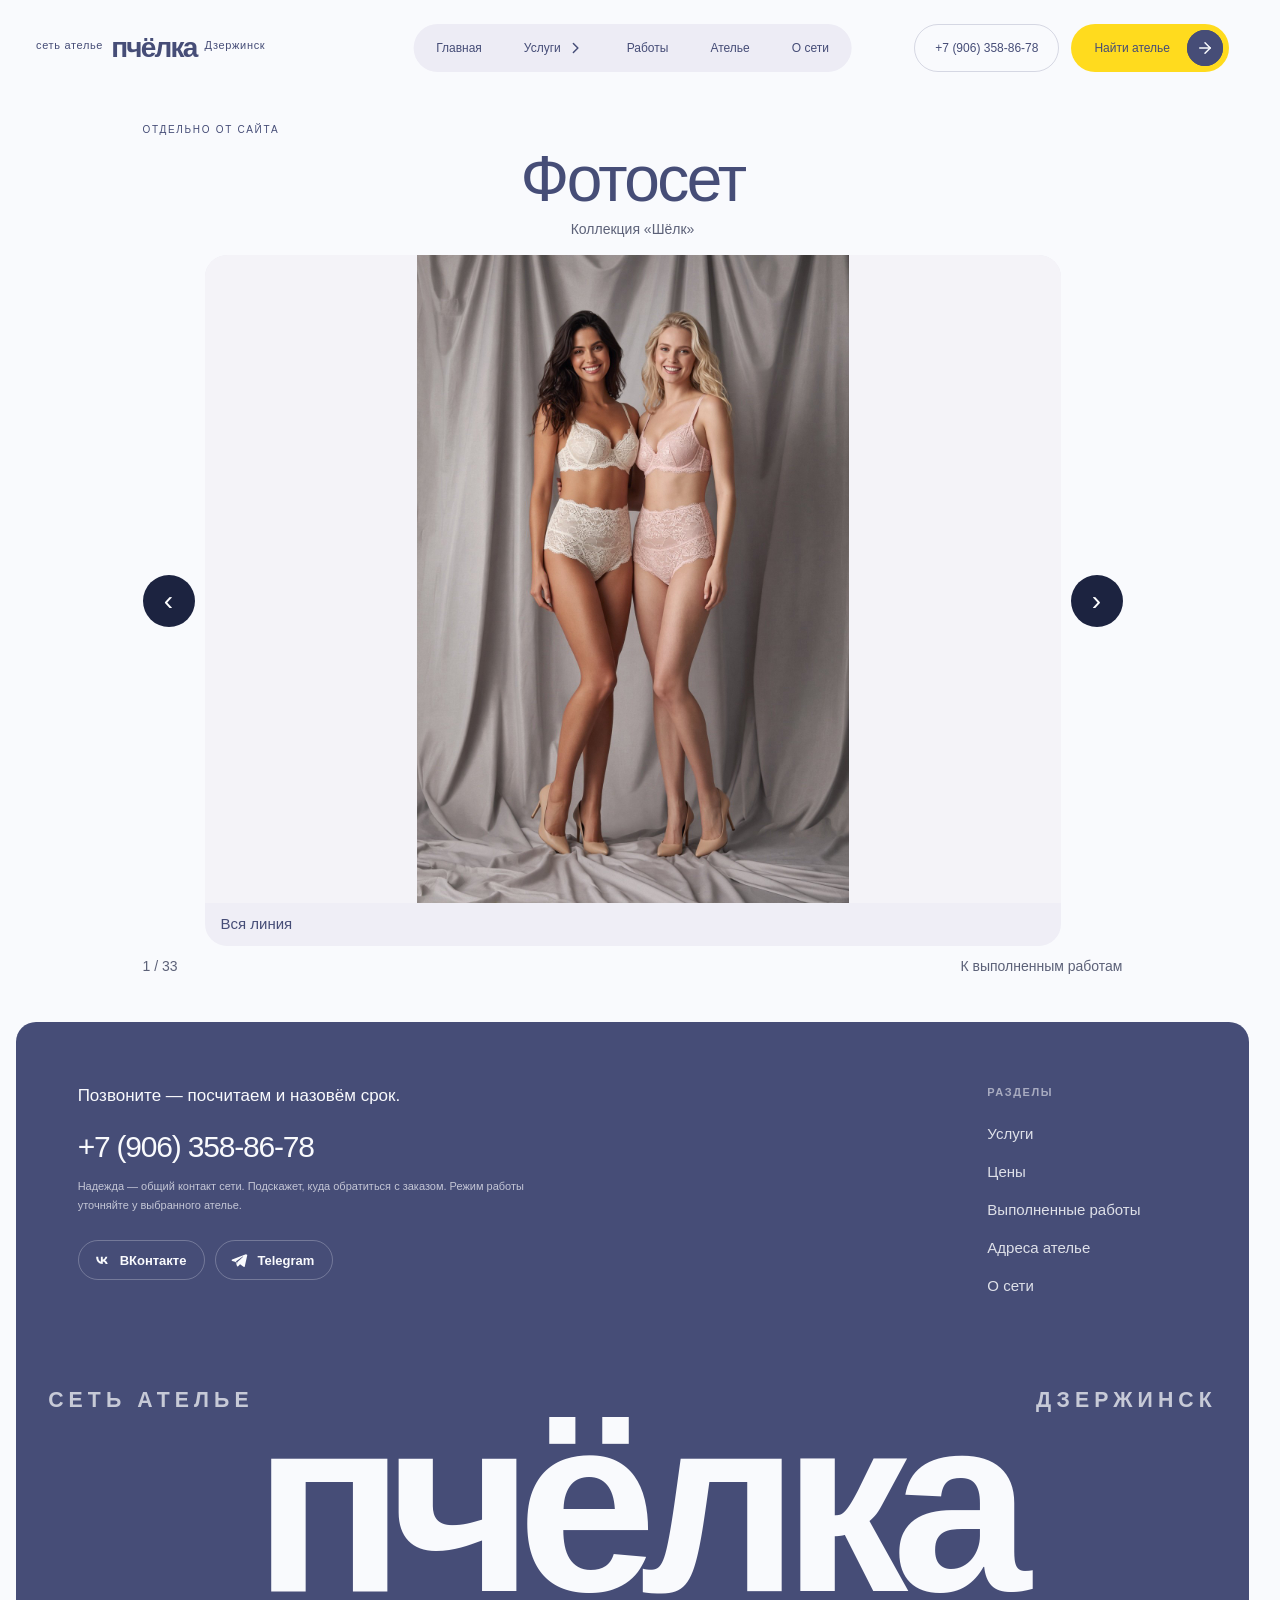
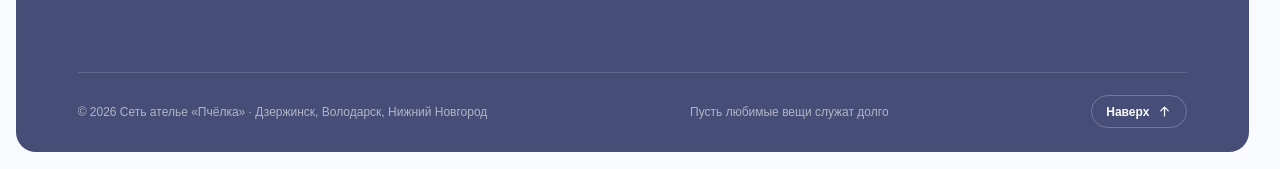
<file: fotoset.html>
<!DOCTYPE html>
<html lang="ru">
<head>
<meta name="robots" content="noindex, nofollow"/>
<meta charset="utf-8"/>
<meta name="viewport" content="width=device-width, initial-scale=1"/>
<title>Фотосет — ателье «Пчёлка»</title>
<!-- Section link preview -->
<meta property="og:type" content="website"/>
<meta property="og:locale" content="ru_RU"/>
<meta property="og:site_name" content="Сеть ателье «Пчёлка»"/>
<meta property="og:title" content="Фотосет «Пчёлки» — «Пчёлка»"/>
<meta property="og:description" content="Отдельный фотосет ателье «Пчёлка»: коллекция «Шёлк», костюмы пчёлки и купальники."/>
<meta property="og:url" content="https://s5hyhbpftv-alt.github.io/pchelka-demo/fotoset.html"/>
<meta property="og:image" content="https://s5hyhbpftv-alt.github.io/pchelka-demo/assets/img/previews/photoshoot-v1.jpg"/>
<meta property="og:image:secure_url" content="https://s5hyhbpftv-alt.github.io/pchelka-demo/assets/img/previews/photoshoot-v1.jpg"/>
<meta property="og:image:type" content="image/jpeg"/>
<meta property="og:image:width" content="1200"/>
<meta property="og:image:height" content="628"/>
<meta property="og:image:alt" content="Ателье «Пчёлка» — Фотосет «Пчёлки»"/>
<meta name="twitter:card" content="summary_large_image"/>
<meta name="twitter:title" content="Фотосет «Пчёлки» — «Пчёлка»"/>
<meta name="twitter:description" content="Отдельный фотосет ателье «Пчёлка»: коллекция «Шёлк», костюмы пчёлки и купальники."/>
<meta name="twitter:image" content="https://s5hyhbpftv-alt.github.io/pchelka-demo/assets/img/previews/photoshoot-v1.jpg"/>
<meta name="twitter:image:alt" content="Ателье «Пчёлка» — Фотосет «Пчёлки»"/>
<!-- /Section link preview -->

<meta name="description" content="Отдельный фотосет ателье «Пчёлка»: коллекция «Шёлк», костюмы пчёлки и купальники."/>
<link rel="stylesheet" href="assets/styles.css?v=seat15"/>
<link rel="icon" href="assets/img/logo-mark.png" type="image/png"/>
<link rel="stylesheet" href="assets/navigation.css?v=4"/><link rel="stylesheet" href="assets/content-update.css?v=3"/></head>
<body>
<div class="journal-shell">
<header class="site-header"><a class="logo" aria-label="Ателье «Пчёлка» — на главную" href="index.html"><span class="logo-dot">сеть ателье</span>пчёлка<span class="logo-dot">Дзержинск</span></a><nav class="site-header-menu " aria-label="Главное меню"><div class="site-menu-row"><a href="index.html">Главная</a><button class="site-more-toggle" type="button" aria-expanded="false" aria-controls="site-more-pages">Услуги<svg xmlns="http://www.w3.org/2000/svg" width="18" height="18" viewBox="0 0 24 24" fill="none" stroke="currentColor" stroke-width="2" stroke-linecap="round" stroke-linejoin="round" class="lucide lucide-chevron-right accordion-chevron" aria-hidden="true"><path d="m9 18 6-6-6-6"></path></svg></button><a href="raboty.html">Работы</a><a href="ateleye.html">Ателье</a><a href="o-nas.html">О сети</a></div><div class="site-more-pages" id="site-more-pages" hidden><a href="uslugi.html">Все услуги</a><a href="uslugi/remont.html">Ремонт и подгонка одежды</a><a href="uslugi/poshiv.html">Пошив одежды на заказ</a><a href="uslugi/meh-kozha.html">Мех и кожа</a><a href="uslugi/spec.html">Нестандартные заказы и фурнитура</a><a href="uslugi/vyshivka.html">Машинная вышивка</a><a href="uslugi/pechat.html">Печать на одежде и мерч</a><a href="uslugi/shtory.html">Шторы и домашний текстиль</a><a href="uslugi/bele.html">Нижнее бельё на заказ</a></div></nav><div class="site-header-actions"><a class="site-sign-in" href="tel:+79063588678">+7 (906) 358-86-78</a><a href="ateleye.html" class="arrow-fill-button  "><span class="arrow-fill-surface" aria-hidden="true"></span><span class="arrow-fill-content">Найти ателье</span><span class="arrow-fill-icon" aria-hidden="true"><svg xmlns="http://www.w3.org/2000/svg" width="18" height="18" viewBox="0 0 24 24" fill="none" stroke="currentColor" stroke-width="2" stroke-linecap="round" stroke-linejoin="round" class="lucide lucide-arrow-right arrow-out" aria-hidden="true"><path d="M5 12h14"></path><path d="m12 5 7 7-7 7"></path></svg><svg xmlns="http://www.w3.org/2000/svg" width="18" height="18" viewBox="0 0 24 24" fill="none" stroke="currentColor" stroke-width="2" stroke-linecap="round" stroke-linejoin="round" class="lucide lucide-arrow-right arrow-in" aria-hidden="true"><path d="M5 12h14"></path><path d="m12 5 7 7-7 7"></path></svg></span></a></div></header>
<main class="shot-page">
  <div class="shot-top">
    <p class="eyebrow">ОТДЕЛЬНО ОТ САЙТА</p>
    <h1>Фотосет</h1>
    <p class="shot-lead" id="shot-group"></p>
  </div>
  <div class="shot-slider" id="shot-slider">
    <button type="button" class="shot-nav shot-prev" id="shot-prev" aria-label="Предыдущий кадр">‹</button>
    <figure class="shot-frame">
      <img id="shot-img" alt=""/>
      <figcaption id="shot-cap"></figcaption>
    </figure>
    <button type="button" class="shot-nav shot-next" id="shot-next" aria-label="Следующий кадр">›</button>
  </div>
  <div class="shot-bar">
    <span id="shot-count"></span>
    <a href="raboty.html">К выполненным работам</a>
  </div>
</main>
<footer class="mantality-footer">
<div class="mantality-footer-top">
<div class="mantality-footer-newsletter">
<h3>Позвоните — посчитаем и назовём срок.</h3><p class="footer-phone"><a href="tel:+79063588678">+7 (906) 358-86-78</a></p><p>Надежда — общий контакт сети. Подскажет, куда обратиться с заказом. Режим работы уточняйте у выбранного ателье.</p>
<div class="mantality-footer-socials" aria-label="Мы в соцсетях"><a href="https://vk.com/atelepchelka" target="_blank" rel="noopener"><svg xmlns="http://www.w3.org/2000/svg" width="20" height="20" viewBox="0 0 24 24" fill="currentColor" aria-hidden="true"><path d="M12.7 17.3c-5.2 0-8.4-3.6-8.5-9.6h2.7c.1 4.4 2.1 6.3 3.6 6.7V7.7h2.5v3.8c1.5-.2 3-1.9 3.6-3.8h2.5c-.4 2.3-2 4-3.2 4.7 1.2.6 3 2.1 3.7 4.9h-2.8c-.5-1.7-1.9-3.1-3.8-3.3v3.3h-.3Z"/></svg><span>ВКонтакте</span></a><a href="https://t.me/+1vuNJLKYwpUxOWY6" target="_blank" rel="noopener"><svg xmlns="http://www.w3.org/2000/svg" width="20" height="20" viewBox="0 0 24 24" fill="currentColor" aria-hidden="true"><path d="M21.2 4.3 2.9 11.4c-.9.3-.9 1.6.1 1.9l4.6 1.4 1.7 5.3c.2.7 1.1.9 1.6.3l2.5-2.6 4.6 3.4c.6.4 1.5.1 1.7-.6l3.3-14.7c.2-.8-.6-1.5-1.4-1.2Zm-3.7 3.4-7.5 6.8c-.2.2-.3.4-.3.6l-.3 2.6-1.3-4.2 9-6.2c.4-.3.8.2.4.4Z"/></svg><span>Telegram</span></a></div>
</div>
<nav class="mantality-footer-links" aria-label="Меню в подвале"><div><h3>Разделы</h3><a href="uslugi.html">Услуги</a><a href="uslugi.html#prices">Цены</a><a href="raboty.html">Выполненные работы</a><a href="ateleye.html">Адреса ателье</a><a href="o-nas.html">О сети</a></div></nav>
</div>
<a href="index.html" class="mantality-footer-wordmark" aria-label="Ателье «Пчёлка» — на главную"><span class="wordmark-kicker">сеть ателье</span><span class="wordmark-name">пчёлка</span><sup>Дзержинск</sup></a><div class="mantality-footer-bottom"><span>© 2026 Сеть ателье «Пчёлка» · Дзержинск, Володарск, Нижний Новгород</span><span>Пусть любимые вещи служат долго</span><button type="button" class="footer-up" data-to-top>Наверх<svg viewBox="0 0 24 24" aria-hidden="true"><path d="M12 19V5M6 11l6-6 6 6"/></svg></button></div></footer>
</div>
<script id="shot-data" type="application/json">[{"shot": 123, "src": "assets/works/fotoset-set-3.jpg", "cap": "Вся линия", "group": "Коллекция «Шёлк»"}, {"shot": 121, "src": "assets/works/fotoset-set-1.jpg", "cap": "Айвори", "group": "Коллекция «Шёлк»"}, {"shot": 122, "src": "assets/works/fotoset-set-2.jpg", "cap": "Пыльная роза", "group": "Коллекция «Шёлк»"}, {"shot": 126, "src": "assets/works/fotoset-trend-1.jpg", "cap": "Бордо", "group": "Коллекция «Шёлк»"}, {"shot": 127, "src": "assets/works/fotoset-trend-2.jpg", "cap": "Шоколад", "group": "Коллекция «Шёлк»"}, {"shot": 128, "src": "assets/works/fotoset-trend-3.jpg", "cap": "Сливовый", "group": "Коллекция «Шёлк»"}, {"shot": 124, "src": "assets/works/fotoset-set-4.jpg", "cap": "Чёрное кружево", "group": "Коллекция «Шёлк»"}, {"shot": 129, "src": "assets/works/fotoset-trend-4.jpg", "cap": "Кружевное боди", "group": "Коллекция «Шёлк»"}, {"shot": 116, "src": "assets/works/fotoset-corset-1.jpg", "cap": "Корсет айвори", "group": "Коллекция «Шёлк»"}, {"shot": 117, "src": "assets/works/fotoset-corset-2.jpg", "cap": "Корсет роза", "group": "Коллекция «Шёлк»"}, {"shot": 118, "src": "assets/works/fotoset-corset-3.jpg", "cap": "Корсеты вместе", "group": "Коллекция «Шёлк»"}, {"shot": 119, "src": "assets/works/fotoset-corset-4.jpg", "cap": "Роза и белое кружево", "group": "Коллекция «Шёлк»"}, {"shot": 120, "src": "assets/works/fotoset-corset-5.jpg", "cap": "Айвори с вышивкой", "group": "Коллекция «Шёлк»"}, {"shot": 125, "src": "assets/works/fotoset-set-5.jpg", "cap": "Шёлковая сорочка", "group": "Коллекция «Шёлк»"}, {"shot": 97, "src": "assets/works/fotoset-bee-1.jpg", "cap": "Костюм пчёлки", "group": "Пчёлки и купальники"}, {"shot": 98, "src": "assets/works/fotoset-bee-2.jpg", "cap": "Костюм пчёлки", "group": "Пчёлки и купальники"}, {"shot": 99, "src": "assets/works/fotoset-bee-3.jpg", "cap": "Пчёлки вместе", "group": "Пчёлки и купальники"}, {"shot": 100, "src": "assets/works/fotoset-swim-1.jpg", "cap": "Купальник с юбкой", "group": "Пчёлки и купальники"}, {"shot": 101, "src": "assets/works/fotoset-swim-2.jpg", "cap": "Купальник с юбкой", "group": "Пчёлки и купальники"}, {"shot": 102, "src": "assets/works/fotoset-swim-3.jpg", "cap": "Купальники вместе", "group": "Пчёлки и купальники"}, {"shot": 103, "src": "assets/works/fotoset-bikini-1.jpg", "cap": "Бикини", "group": "Пчёлки и купальники"}, {"shot": 104, "src": "assets/works/fotoset-bikini-2.jpg", "cap": "Бикини", "group": "Пчёлки и купальники"}, {"shot": 105, "src": "assets/works/fotoset-bikini-3.jpg", "cap": "Бикини вместе", "group": "Пчёлки и купальники"}, {"shot": 106, "src": "assets/works/fotoset-high-1.jpg", "cap": "Бикини с высокой посадкой", "group": "Пчёлки и купальники"}, {"shot": 107, "src": "assets/works/fotoset-band-1.jpg", "cap": "Бандо", "group": "Пчёлки и купальники"}, {"shot": 108, "src": "assets/works/fotoset-tank-1.jpg", "cap": "Танкини", "group": "Пчёлки и купальники"}, {"shot": 109, "src": "assets/works/fotoset-race-1.jpg", "cap": "Слитный купальник", "group": "Пчёлки и купальники"}, {"shot": 110, "src": "assets/works/fotoset-design-1.jpg", "cap": "Купальник на одно плечо", "group": "Пчёлки и купальники"}, {"shot": 111, "src": "assets/works/fotoset-design-2.jpg", "cap": "Купальник с воланом", "group": "Пчёлки и купальники"}, {"shot": 112, "src": "assets/works/fotoset-design-3.jpg", "cap": "Дизайнерские купальники", "group": "Пчёлки и купальники"}, {"shot": 113, "src": "assets/works/fotoset-night-1.jpg", "cap": "Ночнушка-пчёлка", "group": "Пчёлки и купальники"}, {"shot": 114, "src": "assets/works/fotoset-night-2.jpg", "cap": "Ночнушка-пчёлка", "group": "Пчёлки и купальники"}, {"shot": 115, "src": "assets/works/fotoset-night-3.jpg", "cap": "Ночнушки вместе", "group": "Пчёлки и купальники"}]</script>
<script src="assets/app.js?v=ateliers14"></script>
<script>
(function () {
  var slides = JSON.parse(document.getElementById('shot-data').textContent);
  var i = 0;
  var img = document.getElementById('shot-img');
  var cap = document.getElementById('shot-cap');
  var group = document.getElementById('shot-group');
  var count = document.getElementById('shot-count');
  var touchX = null;
  function show(n) {
    i = (n + slides.length) % slides.length;
    var s = slides[i];
    img.src = s.src;
    img.alt = s.cap;
    cap.textContent = s.cap;
    group.textContent = s.group;
    count.textContent = (i + 1) + ' / ' + slides.length;
  }
  document.getElementById('shot-prev').addEventListener('click', function () { show(i - 1); });
  document.getElementById('shot-next').addEventListener('click', function () { show(i + 1); });
  document.addEventListener('keydown', function (e) {
    if (e.key === 'ArrowLeft') show(i - 1);
    if (e.key === 'ArrowRight') show(i + 1);
  });
  var frame = document.querySelector('.shot-frame');
  frame.addEventListener('touchstart', function (e) { touchX = e.changedTouches[0].clientX; }, {passive: true});
  frame.addEventListener('touchend', function (e) {
    if (touchX == null) return;
    var dx = e.changedTouches[0].clientX - touchX;
    if (dx > 40) show(i - 1);
    else if (dx < -40) show(i + 1);
    touchX = null;
  }, {passive: true});
  show(0);
})();
</script>
</body>
</html>
</file>
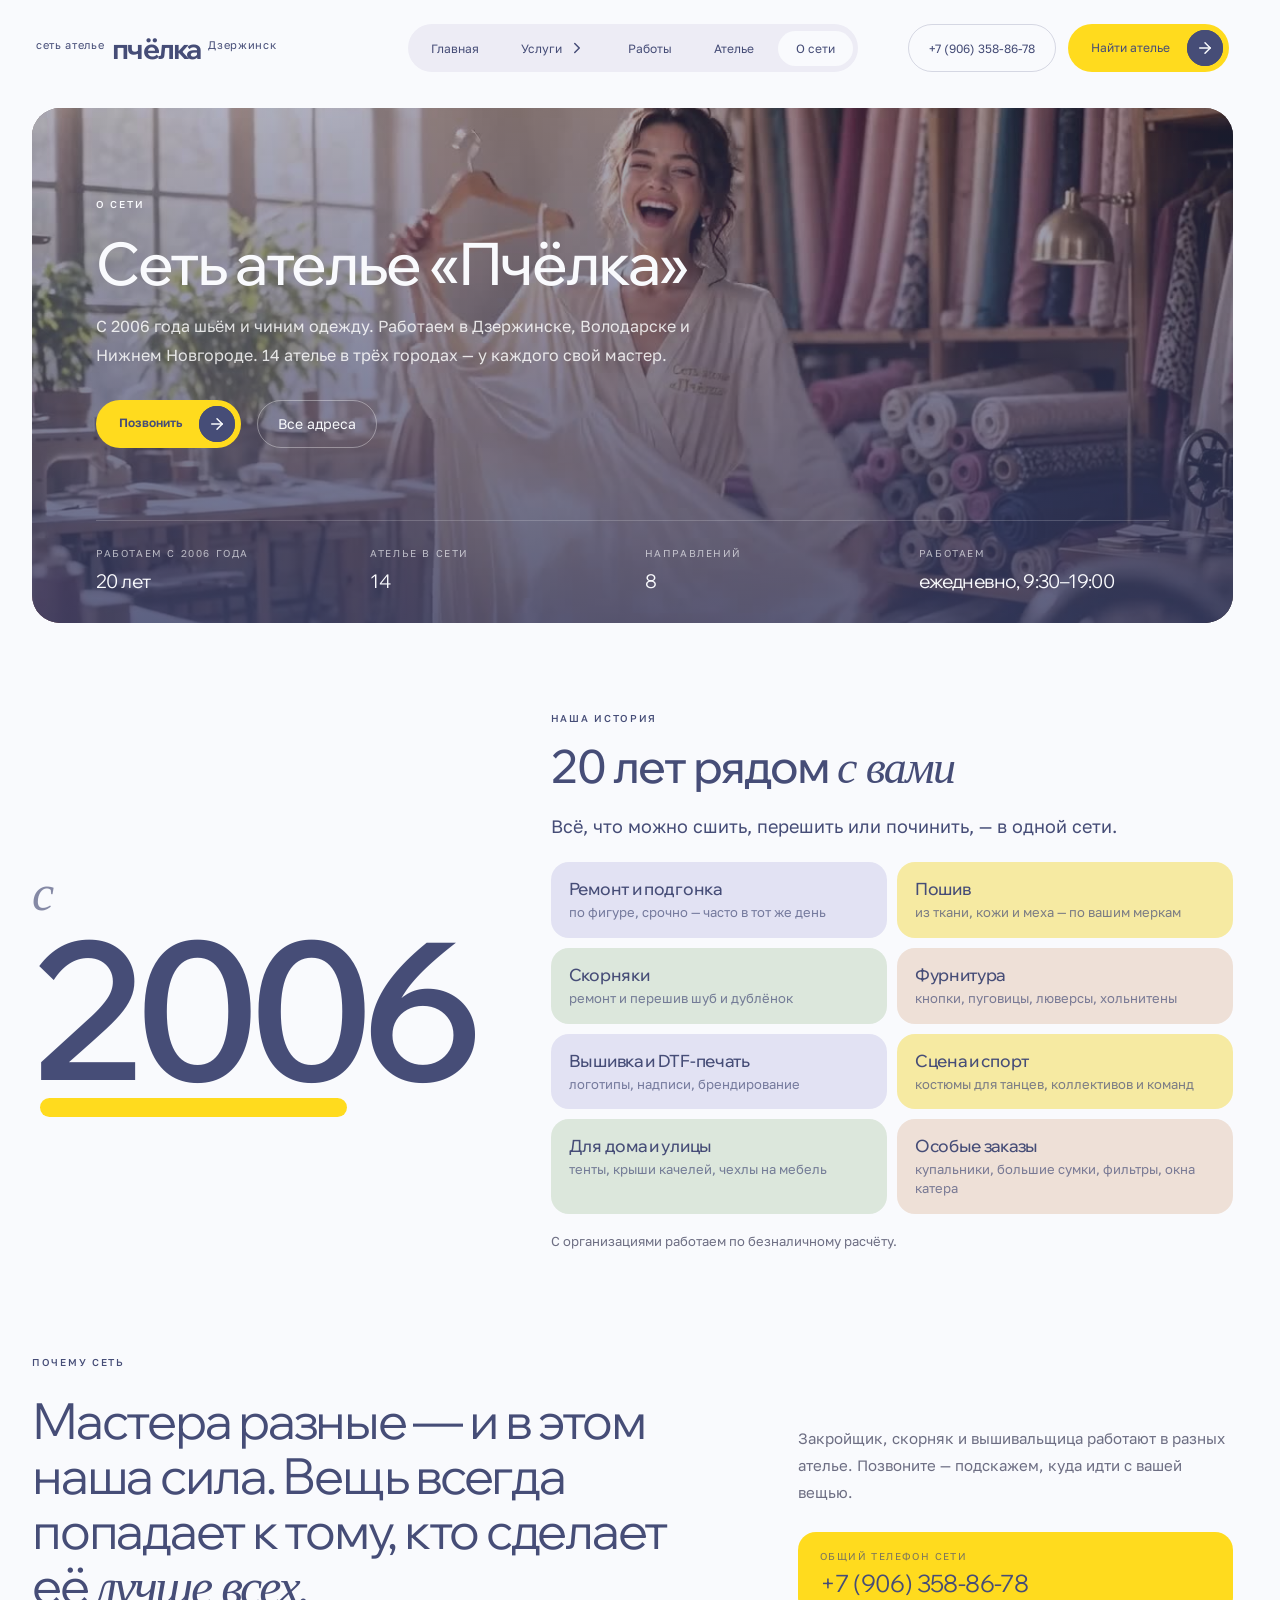
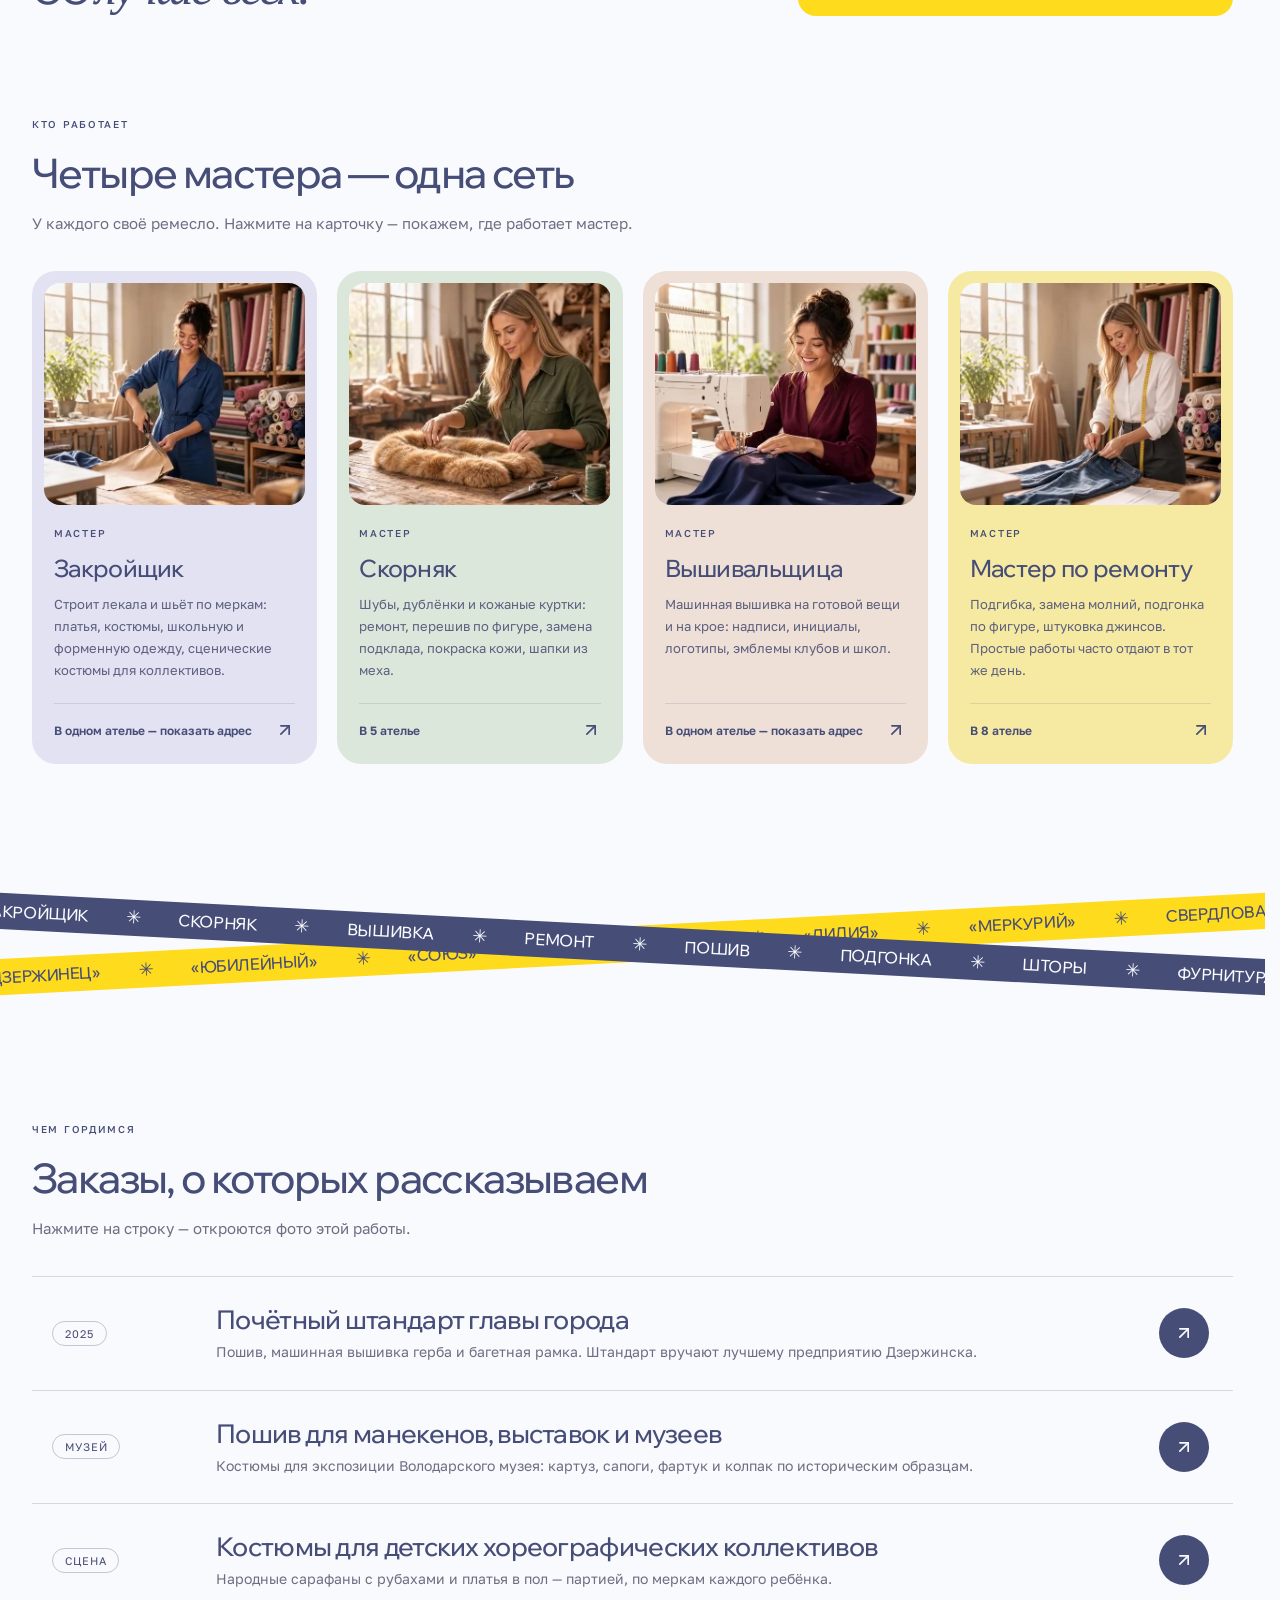
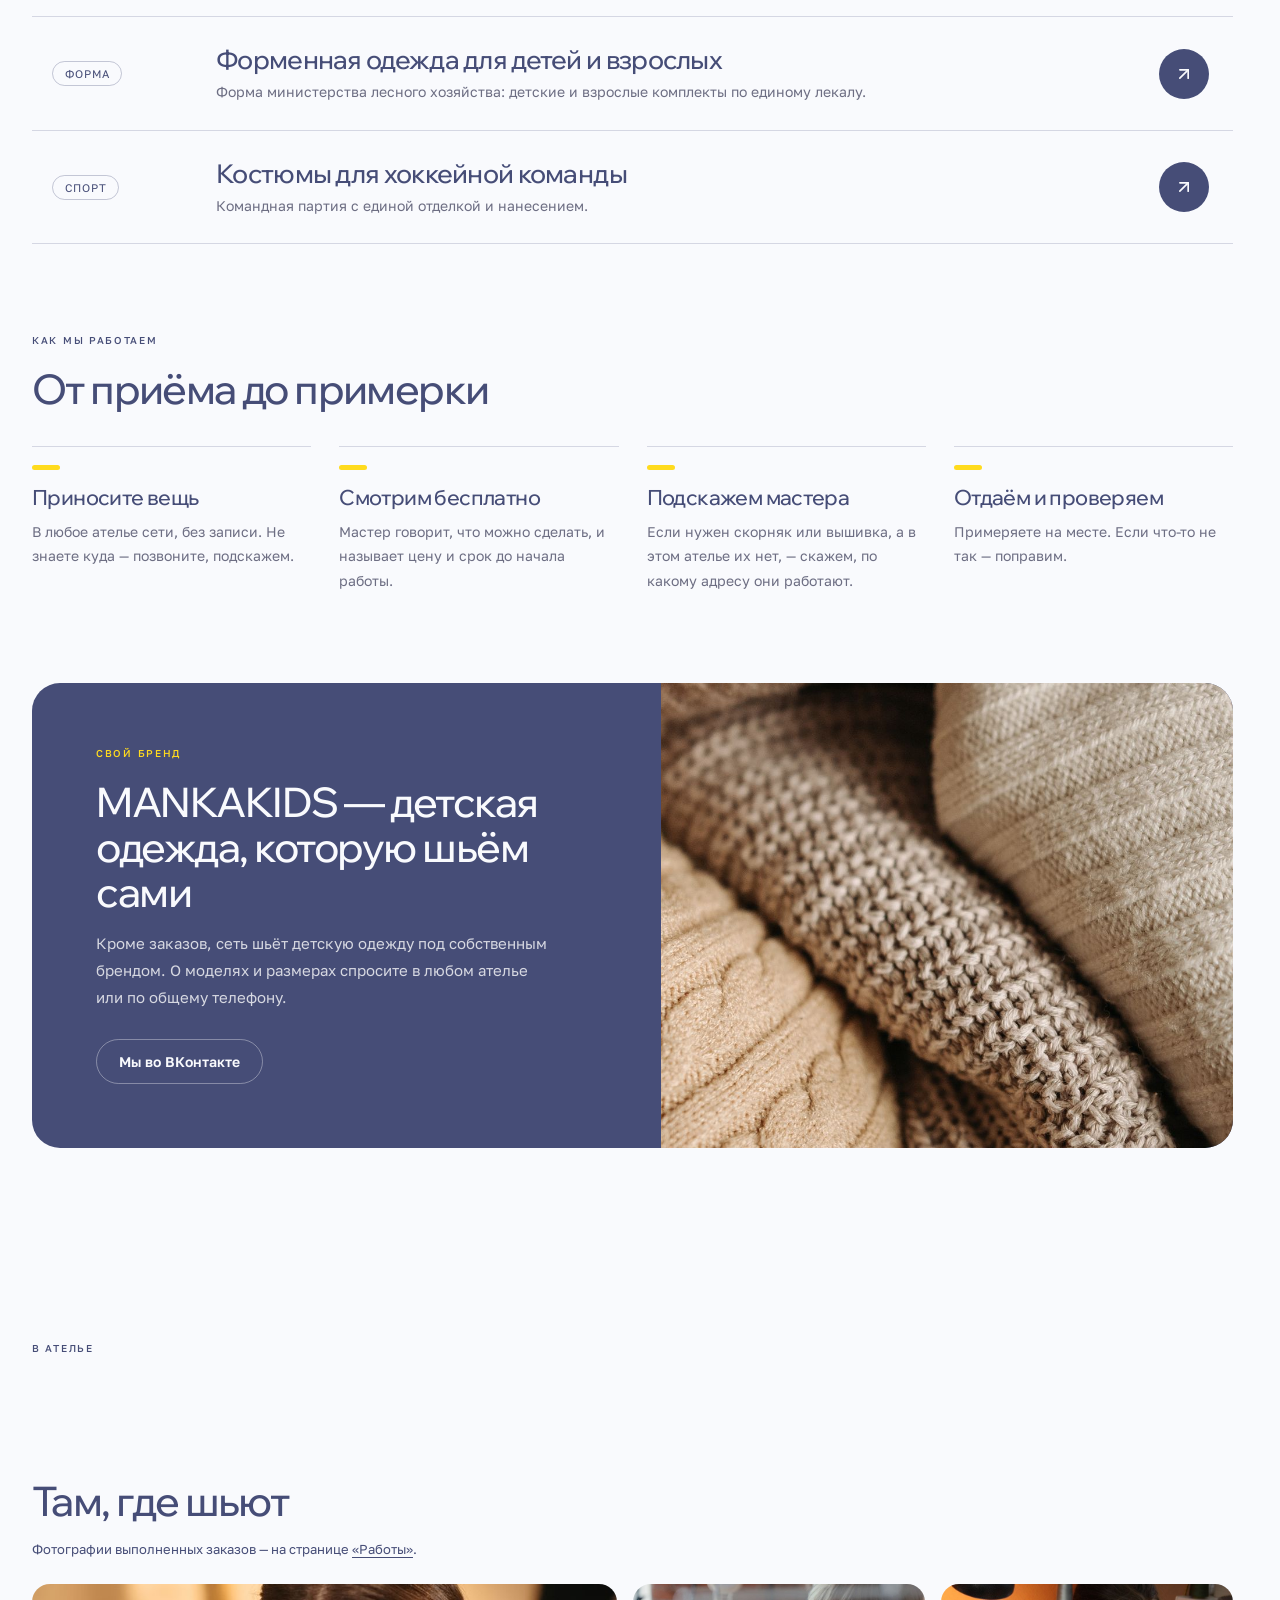
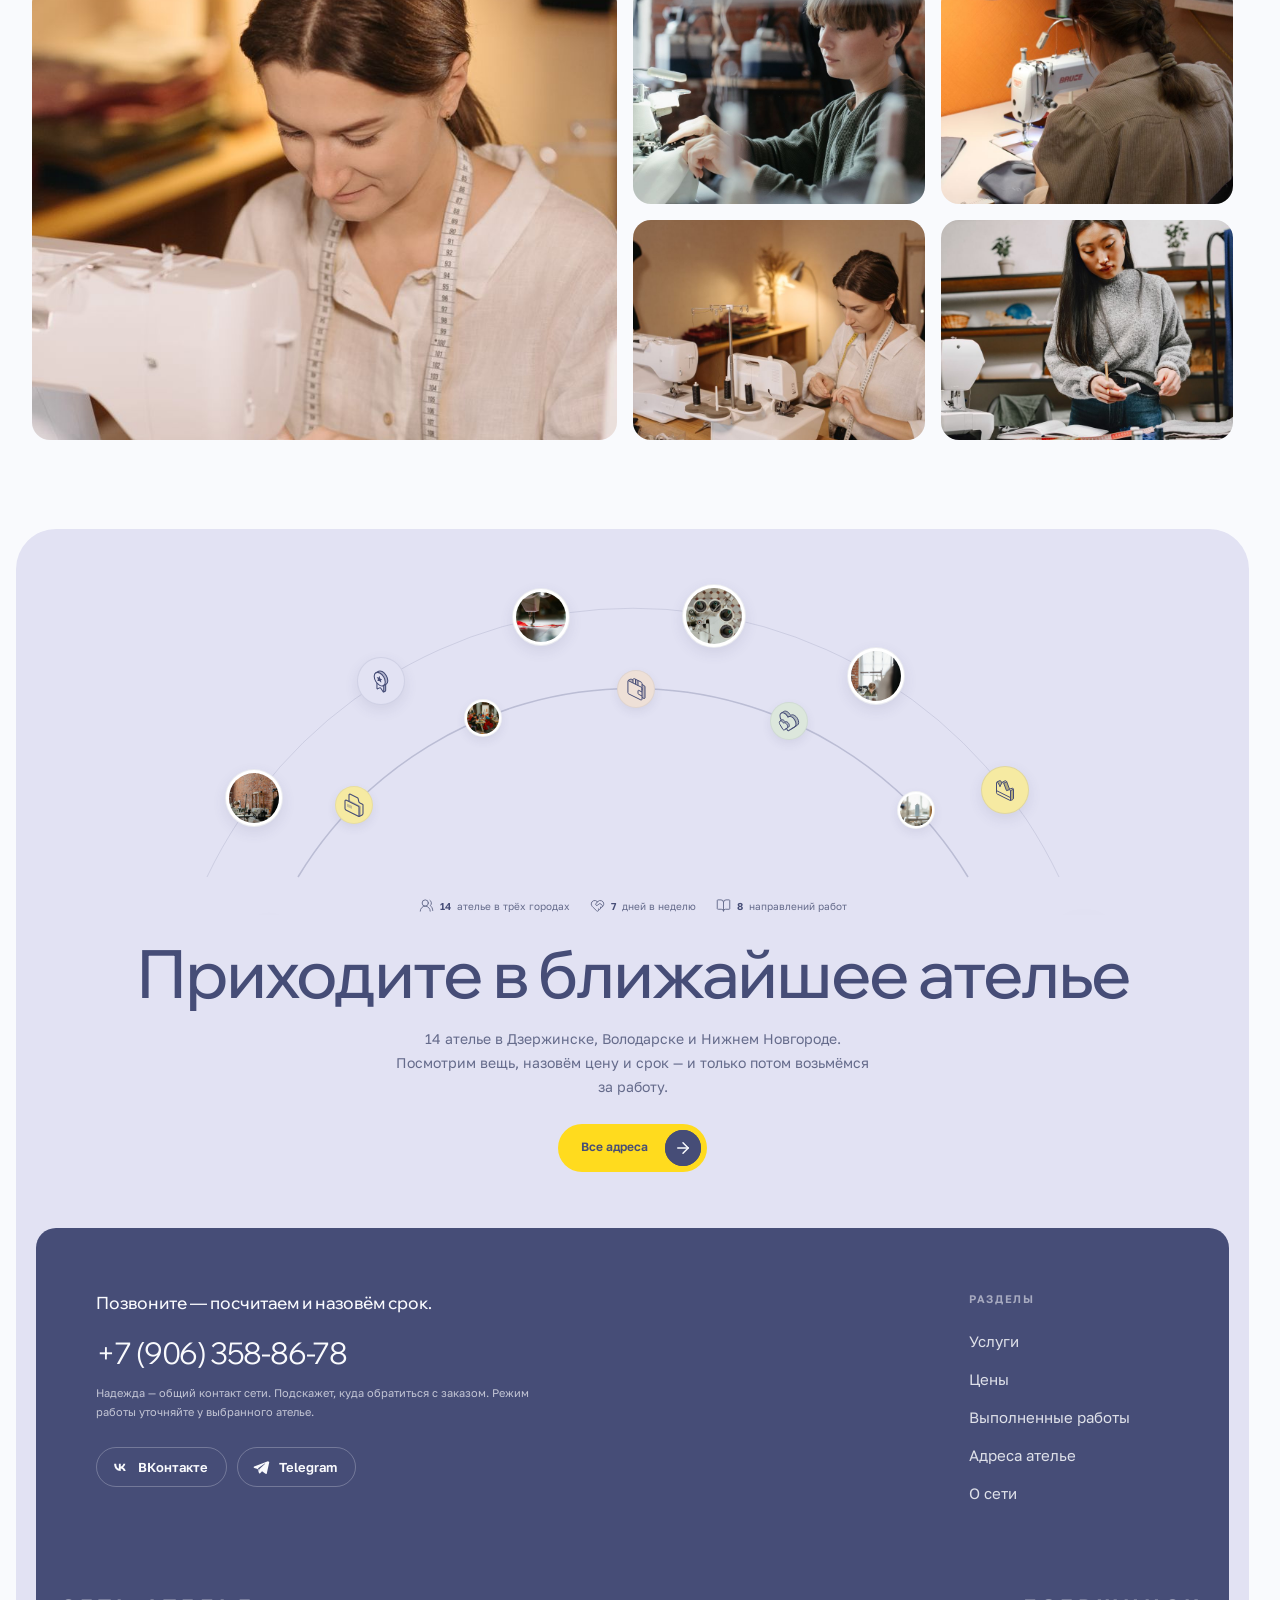
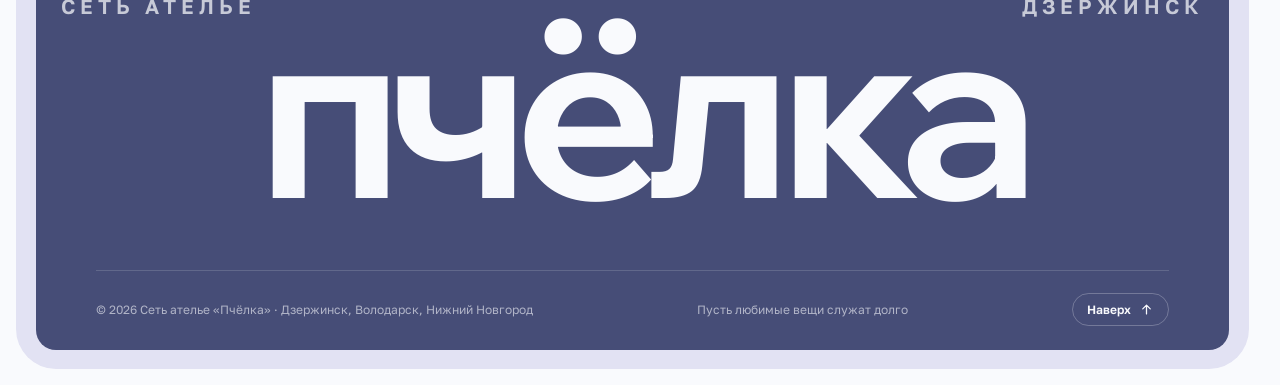
<file: o-nas.html>
<!DOCTYPE html><html lang="ru"><head>
<meta name="robots" content="noindex, nofollow"/><meta charset="utf-8"/><meta name="viewport" content="width=device-width, initial-scale=1"/><link rel="preconnect" href="https://fonts.googleapis.com"/><link rel="preconnect" href="https://fonts.gstatic.com" crossorigin/><link rel="stylesheet" href="https://fonts.googleapis.com/css2?family=Golos+Text:wght@400..900&family=Wix+Madefor+Display:wght@400..800&display=swap"/><link rel="stylesheet" href="assets/styles.css?v=seat15"/><link rel="icon" href="assets/img/logo-mark.png" type="image/png"/><title>О сети ателье «Пчёлка» — Дзержинск, Володарск, Нижний Новгород</title>
<!-- Section link preview -->
<meta property="og:type" content="website"/>
<meta property="og:locale" content="ru_RU"/>
<meta property="og:site_name" content="Сеть ателье «Пчёлка»"/>
<meta property="og:title" content="С заботой о ваших вещах — «Пчёлка»"/>
<meta property="og:description" content="Сеть ателье «Пчёлка» в Дзержинске, Володарске и Нижнем Новгороде: 14 ателье, закройщик, скорняк, машинная вышивка и срочный ремонт. Чем занимаемся и как принимаем заказы."/>
<meta property="og:url" content="https://s5hyhbpftv-alt.github.io/pchelka-demo/o-nas.html"/>
<meta property="og:image" content="https://s5hyhbpftv-alt.github.io/pchelka-demo/assets/img/previews/about-v1.jpg"/>
<meta property="og:image:secure_url" content="https://s5hyhbpftv-alt.github.io/pchelka-demo/assets/img/previews/about-v1.jpg"/>
<meta property="og:image:type" content="image/jpeg"/>
<meta property="og:image:width" content="1200"/>
<meta property="og:image:height" content="628"/>
<meta property="og:image:alt" content="Ателье «Пчёлка» — С заботой о ваших вещах"/>
<meta name="twitter:card" content="summary_large_image"/>
<meta name="twitter:title" content="С заботой о ваших вещах — «Пчёлка»"/>
<meta name="twitter:description" content="Сеть ателье «Пчёлка» в Дзержинске, Володарске и Нижнем Новгороде: 14 ателье, закройщик, скорняк, машинная вышивка и срочный ремонт. Чем занимаемся и как принимаем заказы."/>
<meta name="twitter:image" content="https://s5hyhbpftv-alt.github.io/pchelka-demo/assets/img/previews/about-v1.jpg"/>
<meta name="twitter:image:alt" content="Ателье «Пчёлка» — С заботой о ваших вещах"/>
<!-- /Section link preview -->
<meta name="description" content="Сеть ателье «Пчёлка» в Дзержинске, Володарске и Нижнем Новгороде: 14 ателье, закройщик, скорняк, машинная вышивка и срочный ремонт. Чем занимаемся и как принимаем заказы."/><link rel="stylesheet" href="assets/fixes.css?v=23"/><link rel="stylesheet" href="assets/navigation.css?v=4"/><link rel="stylesheet" href="assets/content-update.css?v=3"/></head><body><div class="service-page"><header class="site-header"><a class="logo" aria-label="Ателье «Пчёлка» — на главную" href="index.html"><span class="logo-dot">сеть ателье</span>пчёлка<span class="logo-dot">Дзержинск</span></a><nav class="site-header-menu " aria-label="Главное меню"><div class="site-menu-row"><a href="index.html">Главная</a><button class="site-more-toggle" type="button" aria-expanded="false" aria-controls="site-more-pages">Услуги<svg xmlns="http://www.w3.org/2000/svg" width="18" height="18" viewBox="0 0 24 24" fill="none" stroke="currentColor" stroke-width="2" stroke-linecap="round" stroke-linejoin="round" class="lucide lucide-chevron-right accordion-chevron" aria-hidden="true"><path d="m9 18 6-6-6-6"></path></svg></button><a href="raboty.html">Работы</a><a href="ateleye.html">Ателье</a><a aria-current="page" href="o-nas.html">О сети</a></div><div class="site-more-pages" id="site-more-pages" hidden><a href="uslugi.html">Все услуги</a><a href="uslugi/remont.html">Ремонт и подгонка одежды</a><a href="uslugi/poshiv.html">Пошив одежды на заказ</a><a href="uslugi/meh-kozha.html">Мех и кожа</a><a href="uslugi/spec.html">Нестандартные заказы и фурнитура</a><a href="uslugi/vyshivka.html">Машинная вышивка</a><a href="uslugi/pechat.html">Печать на одежде и мерч</a><a href="uslugi/shtory.html">Шторы и домашний текстиль</a><a href="uslugi/bele.html">Нижнее бельё на заказ</a></div></nav><div class="site-header-actions"><a class="site-sign-in" href="tel:+79063588678">+7 (906) 358-86-78</a><a href="ateleye.html" class="arrow-fill-button  "><span class="arrow-fill-surface" aria-hidden="true"></span><span class="arrow-fill-content">Найти ателье</span><span class="arrow-fill-icon" aria-hidden="true"><svg xmlns="http://www.w3.org/2000/svg" width="18" height="18" viewBox="0 0 24 24" fill="none" stroke="currentColor" stroke-width="2" stroke-linecap="round" stroke-linejoin="round" class="lucide lucide-arrow-right arrow-out" aria-hidden="true"><path d="M5 12h14"></path><path d="m12 5 7 7-7 7"></path></svg><svg xmlns="http://www.w3.org/2000/svg" width="18" height="18" viewBox="0 0 24 24" fill="none" stroke="currentColor" stroke-width="2" stroke-linecap="round" stroke-linejoin="round" class="lucide lucide-arrow-right arrow-in" aria-hidden="true"><path d="M5 12h14"></path><path d="m12 5 7 7-7 7"></path></svg></span></a></div></header><main><section class="service-hero net-hero" style="background-image:linear-gradient(#3a406899,#3a4068e0),url(assets/stock/gallery-5.jpg)"><video class="service-hero-video" autoplay muted loop playsinline preload="metadata" poster="assets/img/about-poster.jpg"><source src="assets/img/about.mp4?v=face" type="video/mp4"/></video><div class="service-hero-copy"><div class="eyebrow">О СЕТИ</div><h1>Сеть ателье «Пчёлка»</h1><p>С 2006 года шьём и чиним одежду. Работаем в Дзержинске, Володарске и Нижнем Новгороде. 14 ателье в трёх городах — у каждого свой мастер.</p><div class="service-hero-actions"><a href="tel:+79063588678" class="arrow-fill-button  button primary"><span class="arrow-fill-surface" aria-hidden="true"></span><span class="arrow-fill-content">Позвонить</span><span class="arrow-fill-icon" aria-hidden="true"><svg xmlns="http://www.w3.org/2000/svg" width="18" height="18" viewBox="0 0 24 24" fill="none" stroke="currentColor" stroke-width="2" stroke-linecap="round" stroke-linejoin="round" class="lucide lucide-arrow-right arrow-out" aria-hidden="true"><path d="M5 12h14"></path><path d="m12 5 7 7-7 7"></path></svg><svg xmlns="http://www.w3.org/2000/svg" width="18" height="18" viewBox="0 0 24 24" fill="none" stroke="currentColor" stroke-width="2" stroke-linecap="round" stroke-linejoin="round" class="lucide lucide-arrow-right arrow-in" aria-hidden="true"><path d="M5 12h14"></path><path d="m12 5 7 7-7 7"></path></svg></span></a><a class="coaches-membership-button" href="ateleye.html">Все адреса</a></div></div><dl class="service-facts"><div class="service-fact"><dt>Работаем с 2006 года</dt><dd>20 лет</dd></div><div class="service-fact"><dt>Ателье в сети</dt><dd>14</dd></div><div class="service-fact"><dt>Направлений</dt><dd>8</dd></div><div class="service-fact"><dt>Работаем</dt><dd>ежедневно, <span class="nowrap">9:30–19:00</span></dd></div></dl></section><section class="net-story"><div class="net-story-year" aria-hidden="true"><span>с</span>2006</div><div class="net-story-copy"><div class="eyebrow">НАША ИСТОРИЯ</div><h2>20 лет рядом <span class="serif-word">с вами</span></h2><p class="net-story-lead">Всё, что можно сшить, перешить или починить, — в одной сети.</p><div class="net-do-grid"><a class="net-do" href="uslugi/remont.html"><b>Ремонт и подгонка</b><span>по фигуре, срочно — часто в тот же день</span></a><a class="net-do" href="uslugi/poshiv.html"><b>Пошив</b><span>из ткани, кожи и меха — по вашим меркам</span></a><a class="net-do" href="uslugi/meh-kozha.html"><b>Скорняки</b><span>ремонт и перешив шуб и дублёнок</span></a><a class="net-do" href="uslugi/spec.html"><b>Фурнитура</b><span>кнопки, пуговицы, люверсы, хольнитены</span></a><a class="net-do" href="uslugi/vyshivka.html"><b>Вышивка и DTF‑печать</b><span>логотипы, надписи, брендирование</span></a><a class="net-do" href="uslugi/poshiv.html"><b>Сцена и спорт</b><span>костюмы для танцев, коллективов и команд</span></a><a class="net-do" href="uslugi/spec.html"><b>Для дома и улицы</b><span>тенты, крыши качелей, чехлы на мебель</span></a><a class="net-do" href="uslugi/bele.html"><b>Особые заказы</b><span>купальники, большие сумки, фильтры, окна катера</span></a></div><p class="net-story-note">С организациями работаем по безналичному расчёту.</p></div></section><section class="net-manifesto"><div class="eyebrow">ПОЧЕМУ СЕТЬ</div><p class="net-manifesto-big">Мастера разные — и в этом наша сила. Вещь всегда попадает к тому, кто сделает её <span class="serif-word">лучше всех.</span></p><div class="net-manifesto-side"><p>Закройщик, скорняк и вышивальщица работают в разных ателье. Позвоните — подскажем, куда идти с вашей вещью.</p><a class="net-phone" href="tel:+79063588678"><span>Общий телефон сети</span>+7 (906) 358-86-78</a></div></section><section class="service-block"><div class="service-block-head"><div class="eyebrow">КТО РАБОТАЕТ</div><h2>Четыре мастера — одна сеть</h2><p>У каждого своё ремесло. Нажмите на карточку — покажем, где работает мастер.</p></div><div class="net-masters"><a class="net-master" href="ateleye.html#tochka-5"><span class="net-master-img"><video autoplay muted loop playsinline preload="metadata" poster="assets/img/master-cut.jpg"><source src="assets/img/master-cut.mp4?v=cards" type="video/mp4"/></video></span><span class="net-master-copy"><span class="eyebrow">МАСТЕР</span><h3>Закройщик</h3><p>Строит лекала и шьёт по меркам: платья, костюмы, школьную и форменную одежду, сценические костюмы для коллективов.</p><span class="net-master-go">В одном ателье — показать адрес<svg xmlns="http://www.w3.org/2000/svg" width="20" height="20" viewBox="0 0 24 24" fill="none" stroke="currentColor" stroke-width="2" stroke-linecap="round" stroke-linejoin="round" class="lucide lucide-arrow-up-right" aria-hidden="true"><path d="M7 7h10v10"></path><path d="M7 17 17 7"></path></svg></span></span></a><a class="net-master" href="ateleye.html"><span class="net-master-img"><video autoplay muted loop playsinline preload="metadata" poster="assets/img/master-fur.jpg"><source src="assets/img/master-fur.mp4?v=cards" type="video/mp4"/></video></span><span class="net-master-copy"><span class="eyebrow">МАСТЕР</span><h3>Скорняк</h3><p>Шубы, дублёнки и кожаные куртки: ремонт, перешив по фигуре, замена подклада, покраска кожи, шапки из меха.</p><span class="net-master-go">В 5 ателье<svg xmlns="http://www.w3.org/2000/svg" width="20" height="20" viewBox="0 0 24 24" fill="none" stroke="currentColor" stroke-width="2" stroke-linecap="round" stroke-linejoin="round" class="lucide lucide-arrow-up-right" aria-hidden="true"><path d="M7 7h10v10"></path><path d="M7 17 17 7"></path></svg></span></span></a><a class="net-master" href="ateleye.html#tochka-5"><span class="net-master-img"><video autoplay muted loop playsinline preload="metadata" poster="assets/img/master-emb.jpg"><source src="assets/img/master-emb.mp4?v=cards" type="video/mp4"/></video></span><span class="net-master-copy"><span class="eyebrow">МАСТЕР</span><h3>Вышивальщица</h3><p>Машинная вышивка на готовой вещи и на крое: надписи, инициалы, логотипы, эмблемы клубов и школ.</p><span class="net-master-go">В одном ателье — показать адрес<svg xmlns="http://www.w3.org/2000/svg" width="20" height="20" viewBox="0 0 24 24" fill="none" stroke="currentColor" stroke-width="2" stroke-linecap="round" stroke-linejoin="round" class="lucide lucide-arrow-up-right" aria-hidden="true"><path d="M7 7h10v10"></path><path d="M7 17 17 7"></path></svg></span></span></a><a class="net-master" href="ateleye.html"><span class="net-master-img"><video autoplay muted loop playsinline preload="metadata" poster="assets/img/master-fix.jpg"><source src="assets/img/master-fix.mp4?v=cards" type="video/mp4"/></video></span><span class="net-master-copy"><span class="eyebrow">МАСТЕР</span><h3>Мастер по ремонту</h3><p>Подгибка, замена молний, подгонка по фигуре, штуковка джинсов. Простые работы часто отдают в тот же день.</p><span class="net-master-go">В 8 ателье<svg xmlns="http://www.w3.org/2000/svg" width="20" height="20" viewBox="0 0 24 24" fill="none" stroke="currentColor" stroke-width="2" stroke-linecap="round" stroke-linejoin="round" class="lucide lucide-arrow-up-right" aria-hidden="true"><path d="M7 7h10v10"></path><path d="M7 17 17 7"></path></svg></span></span></a></div></section><div class="about-ribbons net-ribbons" aria-label="Ателье и мастера сети"><div class="infinite-ribbon " style="--ribbon-rotation:-3deg;--ribbon-duration:100s"><span class="ribbon-accessible"><span>«ДЗЕРЖИНЕЦ»</span><span class="ribbon-star">✳</span><span>«ЮБИЛЕЙНЫЙ»</span><span class="ribbon-star">✳</span><span>«СОЮЗ»</span><span class="ribbon-star">✳</span><span>АТЕЛЬЕ «ПЧЁЛКА»</span><span class="ribbon-star">✳</span><span>«ЛИДИЯ»</span><span class="ribbon-star">✳</span><span>«МЕРКУРИЙ»</span><span class="ribbon-star">✳</span><span>СВЕРДЛОВА, 72А</span><span class="ribbon-star">✳</span><span>УЛИЦА КЛЮКВИНА, 2</span><span class="ribbon-star">✳</span><span>МАГАЗИН «УЮТНЫЙ»</span><span class="ribbon-star">✳</span></span><div aria-hidden="true" class="infinite-ribbon-track "><span class="infinite-ribbon-item"><span>«ДЗЕРЖИНЕЦ»</span><span class="ribbon-star">✳</span></span><span class="infinite-ribbon-item"><span>«ЮБИЛЕЙНЫЙ»</span><span class="ribbon-star">✳</span></span><span class="infinite-ribbon-item"><span>«СОЮЗ»</span><span class="ribbon-star">✳</span></span><span class="infinite-ribbon-item"><span>АТЕЛЬЕ «ПЧЁЛКА»</span><span class="ribbon-star">✳</span></span><span class="infinite-ribbon-item"><span>«ЛИДИЯ»</span><span class="ribbon-star">✳</span></span><span class="infinite-ribbon-item"><span>«МЕРКУРИЙ»</span><span class="ribbon-star">✳</span></span><span class="infinite-ribbon-item"><span>СВЕРДЛОВА, 72А</span><span class="ribbon-star">✳</span></span><span class="infinite-ribbon-item"><span>УЛИЦА КЛЮКВИНА, 2</span><span class="ribbon-star">✳</span></span><span class="infinite-ribbon-item"><span>МАГАЗИН «УЮТНЫЙ»</span><span class="ribbon-star">✳</span></span><span class="infinite-ribbon-item"><span>«ДЗЕРЖИНЕЦ»</span><span class="ribbon-star">✳</span></span><span class="infinite-ribbon-item"><span>«ЮБИЛЕЙНЫЙ»</span><span class="ribbon-star">✳</span></span><span class="infinite-ribbon-item"><span>«СОЮЗ»</span><span class="ribbon-star">✳</span></span><span class="infinite-ribbon-item"><span>АТЕЛЬЕ «ПЧЁЛКА»</span><span class="ribbon-star">✳</span></span><span class="infinite-ribbon-item"><span>«ЛИДИЯ»</span><span class="ribbon-star">✳</span></span><span class="infinite-ribbon-item"><span>«МЕРКУРИЙ»</span><span class="ribbon-star">✳</span></span><span class="infinite-ribbon-item"><span>СВЕРДЛОВА, 72А</span><span class="ribbon-star">✳</span></span><span class="infinite-ribbon-item"><span>УЛИЦА КЛЮКВИНА, 2</span><span class="ribbon-star">✳</span></span><span class="infinite-ribbon-item"><span>МАГАЗИН «УЮТНЫЙ»</span><span class="ribbon-star">✳</span></span><span class="infinite-ribbon-item"><span>«ДЗЕРЖИНЕЦ»</span><span class="ribbon-star">✳</span></span><span class="infinite-ribbon-item"><span>«ЮБИЛЕЙНЫЙ»</span><span class="ribbon-star">✳</span></span><span class="infinite-ribbon-item"><span>«СОЮЗ»</span><span class="ribbon-star">✳</span></span><span class="infinite-ribbon-item"><span>АТЕЛЬЕ «ПЧЁЛКА»</span><span class="ribbon-star">✳</span></span><span class="infinite-ribbon-item"><span>«ЛИДИЯ»</span><span class="ribbon-star">✳</span></span><span class="infinite-ribbon-item"><span>«МЕРКУРИЙ»</span><span class="ribbon-star">✳</span></span><span class="infinite-ribbon-item"><span>СВЕРДЛОВА, 72А</span><span class="ribbon-star">✳</span></span><span class="infinite-ribbon-item"><span>УЛИЦА КЛЮКВИНА, 2</span><span class="ribbon-star">✳</span></span><span class="infinite-ribbon-item"><span>МАГАЗИН «УЮТНЫЙ»</span><span class="ribbon-star">✳</span></span><span class="infinite-ribbon-item"><span>«ДЗЕРЖИНЕЦ»</span><span class="ribbon-star">✳</span></span><span class="infinite-ribbon-item"><span>«ЮБИЛЕЙНЫЙ»</span><span class="ribbon-star">✳</span></span><span class="infinite-ribbon-item"><span>«СОЮЗ»</span><span class="ribbon-star">✳</span></span><span class="infinite-ribbon-item"><span>АТЕЛЬЕ «ПЧЁЛКА»</span><span class="ribbon-star">✳</span></span><span class="infinite-ribbon-item"><span>«ЛИДИЯ»</span><span class="ribbon-star">✳</span></span><span class="infinite-ribbon-item"><span>«МЕРКУРИЙ»</span><span class="ribbon-star">✳</span></span><span class="infinite-ribbon-item"><span>СВЕРДЛОВА, 72А</span><span class="ribbon-star">✳</span></span><span class="infinite-ribbon-item"><span>УЛИЦА КЛЮКВИНА, 2</span><span class="ribbon-star">✳</span></span><span class="infinite-ribbon-item"><span>МАГАЗИН «УЮТНЫЙ»</span><span class="ribbon-star">✳</span></span><span class="infinite-ribbon-item"><span>«ДЗЕРЖИНЕЦ»</span><span class="ribbon-star">✳</span></span><span class="infinite-ribbon-item"><span>«ЮБИЛЕЙНЫЙ»</span><span class="ribbon-star">✳</span></span><span class="infinite-ribbon-item"><span>«СОЮЗ»</span><span class="ribbon-star">✳</span></span><span class="infinite-ribbon-item"><span>АТЕЛЬЕ «ПЧЁЛКА»</span><span class="ribbon-star">✳</span></span><span class="infinite-ribbon-item"><span>«ЛИДИЯ»</span><span class="ribbon-star">✳</span></span><span class="infinite-ribbon-item"><span>«МЕРКУРИЙ»</span><span class="ribbon-star">✳</span></span><span class="infinite-ribbon-item"><span>СВЕРДЛОВА, 72А</span><span class="ribbon-star">✳</span></span><span class="infinite-ribbon-item"><span>УЛИЦА КЛЮКВИНА, 2</span><span class="ribbon-star">✳</span></span><span class="infinite-ribbon-item"><span>МАГАЗИН «УЮТНЫЙ»</span><span class="ribbon-star">✳</span></span><span class="infinite-ribbon-item"><span>«ДЗЕРЖИНЕЦ»</span><span class="ribbon-star">✳</span></span><span class="infinite-ribbon-item"><span>«ЮБИЛЕЙНЫЙ»</span><span class="ribbon-star">✳</span></span><span class="infinite-ribbon-item"><span>«СОЮЗ»</span><span class="ribbon-star">✳</span></span><span class="infinite-ribbon-item"><span>АТЕЛЬЕ «ПЧЁЛКА»</span><span class="ribbon-star">✳</span></span><span class="infinite-ribbon-item"><span>«ЛИДИЯ»</span><span class="ribbon-star">✳</span></span><span class="infinite-ribbon-item"><span>«МЕРКУРИЙ»</span><span class="ribbon-star">✳</span></span><span class="infinite-ribbon-item"><span>СВЕРДЛОВА, 72А</span><span class="ribbon-star">✳</span></span><span class="infinite-ribbon-item"><span>УЛИЦА КЛЮКВИНА, 2</span><span class="ribbon-star">✳</span></span><span class="infinite-ribbon-item"><span>МАГАЗИН «УЮТНЫЙ»</span><span class="ribbon-star">✳</span></span><span class="infinite-ribbon-item"><span>«ДЗЕРЖИНЕЦ»</span><span class="ribbon-star">✳</span></span><span class="infinite-ribbon-item"><span>«ЮБИЛЕЙНЫЙ»</span><span class="ribbon-star">✳</span></span><span class="infinite-ribbon-item"><span>«СОЮЗ»</span><span class="ribbon-star">✳</span></span><span class="infinite-ribbon-item"><span>АТЕЛЬЕ «ПЧЁЛКА»</span><span class="ribbon-star">✳</span></span><span class="infinite-ribbon-item"><span>«ЛИДИЯ»</span><span class="ribbon-star">✳</span></span><span class="infinite-ribbon-item"><span>«МЕРКУРИЙ»</span><span class="ribbon-star">✳</span></span><span class="infinite-ribbon-item"><span>СВЕРДЛОВА, 72А</span><span class="ribbon-star">✳</span></span><span class="infinite-ribbon-item"><span>УЛИЦА КЛЮКВИНА, 2</span><span class="ribbon-star">✳</span></span><span class="infinite-ribbon-item"><span>МАГАЗИН «УЮТНЫЙ»</span><span class="ribbon-star">✳</span></span><span class="infinite-ribbon-item"><span>«ДЗЕРЖИНЕЦ»</span><span class="ribbon-star">✳</span></span><span class="infinite-ribbon-item"><span>«ЮБИЛЕЙНЫЙ»</span><span class="ribbon-star">✳</span></span><span class="infinite-ribbon-item"><span>«СОЮЗ»</span><span class="ribbon-star">✳</span></span><span class="infinite-ribbon-item"><span>АТЕЛЬЕ «ПЧЁЛКА»</span><span class="ribbon-star">✳</span></span><span class="infinite-ribbon-item"><span>«ЛИДИЯ»</span><span class="ribbon-star">✳</span></span><span class="infinite-ribbon-item"><span>«МЕРКУРИЙ»</span><span class="ribbon-star">✳</span></span><span class="infinite-ribbon-item"><span>СВЕРДЛОВА, 72А</span><span class="ribbon-star">✳</span></span><span class="infinite-ribbon-item"><span>УЛИЦА КЛЮКВИНА, 2</span><span class="ribbon-star">✳</span></span><span class="infinite-ribbon-item"><span>МАГАЗИН «УЮТНЫЙ»</span><span class="ribbon-star">✳</span></span><span class="infinite-ribbon-item"><span>«ДЗЕРЖИНЕЦ»</span><span class="ribbon-star">✳</span></span><span class="infinite-ribbon-item"><span>«ЮБИЛЕЙНЫЙ»</span><span class="ribbon-star">✳</span></span><span class="infinite-ribbon-item"><span>«СОЮЗ»</span><span class="ribbon-star">✳</span></span><span class="infinite-ribbon-item"><span>АТЕЛЬЕ «ПЧЁЛКА»</span><span class="ribbon-star">✳</span></span><span class="infinite-ribbon-item"><span>«ЛИДИЯ»</span><span class="ribbon-star">✳</span></span><span class="infinite-ribbon-item"><span>«МЕРКУРИЙ»</span><span class="ribbon-star">✳</span></span><span class="infinite-ribbon-item"><span>СВЕРДЛОВА, 72А</span><span class="ribbon-star">✳</span></span><span class="infinite-ribbon-item"><span>УЛИЦА КЛЮКВИНА, 2</span><span class="ribbon-star">✳</span></span><span class="infinite-ribbon-item"><span>МАГАЗИН «УЮТНЫЙ»</span><span class="ribbon-star">✳</span></span><span class="infinite-ribbon-item"><span>«ДЗЕРЖИНЕЦ»</span><span class="ribbon-star">✳</span></span><span class="infinite-ribbon-item"><span>«ЮБИЛЕЙНЫЙ»</span><span class="ribbon-star">✳</span></span><span class="infinite-ribbon-item"><span>«СОЮЗ»</span><span class="ribbon-star">✳</span></span><span class="infinite-ribbon-item"><span>АТЕЛЬЕ «ПЧЁЛКА»</span><span class="ribbon-star">✳</span></span><span class="infinite-ribbon-item"><span>«ЛИДИЯ»</span><span class="ribbon-star">✳</span></span><span class="infinite-ribbon-item"><span>«МЕРКУРИЙ»</span><span class="ribbon-star">✳</span></span><span class="infinite-ribbon-item"><span>СВЕРДЛОВА, 72А</span><span class="ribbon-star">✳</span></span><span class="infinite-ribbon-item"><span>УЛИЦА КЛЮКВИНА, 2</span><span class="ribbon-star">✳</span></span><span class="infinite-ribbon-item"><span>МАГАЗИН «УЮТНЫЙ»</span><span class="ribbon-star">✳</span></span></div></div><div class="infinite-ribbon ribbon-indigo" style="--ribbon-rotation:3deg;--ribbon-duration:100s"><span class="ribbon-accessible"><span>ЗАКРОЙЩИК</span><span class="ribbon-star">✳</span><span>СКОРНЯК</span><span class="ribbon-star">✳</span><span>ВЫШИВКА</span><span class="ribbon-star">✳</span><span>РЕМОНТ</span><span class="ribbon-star">✳</span><span>ПОШИВ</span><span class="ribbon-star">✳</span><span>ПОДГОНКА</span><span class="ribbon-star">✳</span><span>ШТОРЫ</span><span class="ribbon-star">✳</span><span>ФУРНИТУРА</span><span class="ribbon-star">✳</span></span><div aria-hidden="true" class="infinite-ribbon-track ribbon-reverse"><span class="infinite-ribbon-item"><span>ЗАКРОЙЩИК</span><span class="ribbon-star">✳</span></span><span class="infinite-ribbon-item"><span>СКОРНЯК</span><span class="ribbon-star">✳</span></span><span class="infinite-ribbon-item"><span>ВЫШИВКА</span><span class="ribbon-star">✳</span></span><span class="infinite-ribbon-item"><span>РЕМОНТ</span><span class="ribbon-star">✳</span></span><span class="infinite-ribbon-item"><span>ПОШИВ</span><span class="ribbon-star">✳</span></span><span class="infinite-ribbon-item"><span>ПОДГОНКА</span><span class="ribbon-star">✳</span></span><span class="infinite-ribbon-item"><span>ШТОРЫ</span><span class="ribbon-star">✳</span></span><span class="infinite-ribbon-item"><span>ФУРНИТУРА</span><span class="ribbon-star">✳</span></span><span class="infinite-ribbon-item"><span>ЗАКРОЙЩИК</span><span class="ribbon-star">✳</span></span><span class="infinite-ribbon-item"><span>СКОРНЯК</span><span class="ribbon-star">✳</span></span><span class="infinite-ribbon-item"><span>ВЫШИВКА</span><span class="ribbon-star">✳</span></span><span class="infinite-ribbon-item"><span>РЕМОНТ</span><span class="ribbon-star">✳</span></span><span class="infinite-ribbon-item"><span>ПОШИВ</span><span class="ribbon-star">✳</span></span><span class="infinite-ribbon-item"><span>ПОДГОНКА</span><span class="ribbon-star">✳</span></span><span class="infinite-ribbon-item"><span>ШТОРЫ</span><span class="ribbon-star">✳</span></span><span class="infinite-ribbon-item"><span>ФУРНИТУРА</span><span class="ribbon-star">✳</span></span><span class="infinite-ribbon-item"><span>ЗАКРОЙЩИК</span><span class="ribbon-star">✳</span></span><span class="infinite-ribbon-item"><span>СКОРНЯК</span><span class="ribbon-star">✳</span></span><span class="infinite-ribbon-item"><span>ВЫШИВКА</span><span class="ribbon-star">✳</span></span><span class="infinite-ribbon-item"><span>РЕМОНТ</span><span class="ribbon-star">✳</span></span><span class="infinite-ribbon-item"><span>ПОШИВ</span><span class="ribbon-star">✳</span></span><span class="infinite-ribbon-item"><span>ПОДГОНКА</span><span class="ribbon-star">✳</span></span><span class="infinite-ribbon-item"><span>ШТОРЫ</span><span class="ribbon-star">✳</span></span><span class="infinite-ribbon-item"><span>ФУРНИТУРА</span><span class="ribbon-star">✳</span></span><span class="infinite-ribbon-item"><span>ЗАКРОЙЩИК</span><span class="ribbon-star">✳</span></span><span class="infinite-ribbon-item"><span>СКОРНЯК</span><span class="ribbon-star">✳</span></span><span class="infinite-ribbon-item"><span>ВЫШИВКА</span><span class="ribbon-star">✳</span></span><span class="infinite-ribbon-item"><span>РЕМОНТ</span><span class="ribbon-star">✳</span></span><span class="infinite-ribbon-item"><span>ПОШИВ</span><span class="ribbon-star">✳</span></span><span class="infinite-ribbon-item"><span>ПОДГОНКА</span><span class="ribbon-star">✳</span></span><span class="infinite-ribbon-item"><span>ШТОРЫ</span><span class="ribbon-star">✳</span></span><span class="infinite-ribbon-item"><span>ФУРНИТУРА</span><span class="ribbon-star">✳</span></span><span class="infinite-ribbon-item"><span>ЗАКРОЙЩИК</span><span class="ribbon-star">✳</span></span><span class="infinite-ribbon-item"><span>СКОРНЯК</span><span class="ribbon-star">✳</span></span><span class="infinite-ribbon-item"><span>ВЫШИВКА</span><span class="ribbon-star">✳</span></span><span class="infinite-ribbon-item"><span>РЕМОНТ</span><span class="ribbon-star">✳</span></span><span class="infinite-ribbon-item"><span>ПОШИВ</span><span class="ribbon-star">✳</span></span><span class="infinite-ribbon-item"><span>ПОДГОНКА</span><span class="ribbon-star">✳</span></span><span class="infinite-ribbon-item"><span>ШТОРЫ</span><span class="ribbon-star">✳</span></span><span class="infinite-ribbon-item"><span>ФУРНИТУРА</span><span class="ribbon-star">✳</span></span><span class="infinite-ribbon-item"><span>ЗАКРОЙЩИК</span><span class="ribbon-star">✳</span></span><span class="infinite-ribbon-item"><span>СКОРНЯК</span><span class="ribbon-star">✳</span></span><span class="infinite-ribbon-item"><span>ВЫШИВКА</span><span class="ribbon-star">✳</span></span><span class="infinite-ribbon-item"><span>РЕМОНТ</span><span class="ribbon-star">✳</span></span><span class="infinite-ribbon-item"><span>ПОШИВ</span><span class="ribbon-star">✳</span></span><span class="infinite-ribbon-item"><span>ПОДГОНКА</span><span class="ribbon-star">✳</span></span><span class="infinite-ribbon-item"><span>ШТОРЫ</span><span class="ribbon-star">✳</span></span><span class="infinite-ribbon-item"><span>ФУРНИТУРА</span><span class="ribbon-star">✳</span></span><span class="infinite-ribbon-item"><span>ЗАКРОЙЩИК</span><span class="ribbon-star">✳</span></span><span class="infinite-ribbon-item"><span>СКОРНЯК</span><span class="ribbon-star">✳</span></span><span class="infinite-ribbon-item"><span>ВЫШИВКА</span><span class="ribbon-star">✳</span></span><span class="infinite-ribbon-item"><span>РЕМОНТ</span><span class="ribbon-star">✳</span></span><span class="infinite-ribbon-item"><span>ПОШИВ</span><span class="ribbon-star">✳</span></span><span class="infinite-ribbon-item"><span>ПОДГОНКА</span><span class="ribbon-star">✳</span></span><span class="infinite-ribbon-item"><span>ШТОРЫ</span><span class="ribbon-star">✳</span></span><span class="infinite-ribbon-item"><span>ФУРНИТУРА</span><span class="ribbon-star">✳</span></span><span class="infinite-ribbon-item"><span>ЗАКРОЙЩИК</span><span class="ribbon-star">✳</span></span><span class="infinite-ribbon-item"><span>СКОРНЯК</span><span class="ribbon-star">✳</span></span><span class="infinite-ribbon-item"><span>ВЫШИВКА</span><span class="ribbon-star">✳</span></span><span class="infinite-ribbon-item"><span>РЕМОНТ</span><span class="ribbon-star">✳</span></span><span class="infinite-ribbon-item"><span>ПОШИВ</span><span class="ribbon-star">✳</span></span><span class="infinite-ribbon-item"><span>ПОДГОНКА</span><span class="ribbon-star">✳</span></span><span class="infinite-ribbon-item"><span>ШТОРЫ</span><span class="ribbon-star">✳</span></span><span class="infinite-ribbon-item"><span>ФУРНИТУРА</span><span class="ribbon-star">✳</span></span><span class="infinite-ribbon-item"><span>ЗАКРОЙЩИК</span><span class="ribbon-star">✳</span></span><span class="infinite-ribbon-item"><span>СКОРНЯК</span><span class="ribbon-star">✳</span></span><span class="infinite-ribbon-item"><span>ВЫШИВКА</span><span class="ribbon-star">✳</span></span><span class="infinite-ribbon-item"><span>РЕМОНТ</span><span class="ribbon-star">✳</span></span><span class="infinite-ribbon-item"><span>ПОШИВ</span><span class="ribbon-star">✳</span></span><span class="infinite-ribbon-item"><span>ПОДГОНКА</span><span class="ribbon-star">✳</span></span><span class="infinite-ribbon-item"><span>ШТОРЫ</span><span class="ribbon-star">✳</span></span><span class="infinite-ribbon-item"><span>ФУРНИТУРА</span><span class="ribbon-star">✳</span></span><span class="infinite-ribbon-item"><span>ЗАКРОЙЩИК</span><span class="ribbon-star">✳</span></span><span class="infinite-ribbon-item"><span>СКОРНЯК</span><span class="ribbon-star">✳</span></span><span class="infinite-ribbon-item"><span>ВЫШИВКА</span><span class="ribbon-star">✳</span></span><span class="infinite-ribbon-item"><span>РЕМОНТ</span><span class="ribbon-star">✳</span></span><span class="infinite-ribbon-item"><span>ПОШИВ</span><span class="ribbon-star">✳</span></span><span class="infinite-ribbon-item"><span>ПОДГОНКА</span><span class="ribbon-star">✳</span></span><span class="infinite-ribbon-item"><span>ШТОРЫ</span><span class="ribbon-star">✳</span></span><span class="infinite-ribbon-item"><span>ФУРНИТУРА</span><span class="ribbon-star">✳</span></span></div></div></div><section class="service-block net-proud"><div class="service-block-head"><div class="eyebrow">ЧЕМ ГОРДИМСЯ</div><h2>Заказы, о которых рассказываем</h2><p>Нажмите на строку — откроются фото этой работы.</p></div><div class="net-proud-list"><a class="net-proud-row" href="raboty.html#rabota-22"><span class="net-proud-tag">2025</span><span class="net-proud-copy"><h3>Почётный штандарт главы города</h3><p>Пошив, машинная вышивка герба и багетная рамка. Штандарт вручают лучшему предприятию Дзержинска.</p></span><span class="net-proud-go"><svg xmlns="http://www.w3.org/2000/svg" width="20" height="20" viewBox="0 0 24 24" fill="none" stroke="currentColor" stroke-width="2" stroke-linecap="round" stroke-linejoin="round" class="lucide lucide-arrow-up-right" aria-hidden="true"><path d="M7 7h10v10"></path><path d="M7 17 17 7"></path></svg></span></a><a class="net-proud-row" href="raboty.html#rabota-10"><span class="net-proud-tag">Музей</span><span class="net-proud-copy"><h3>Пошив для манекенов, выставок и музеев</h3><p>Костюмы для экспозиции Володарского музея: картуз, сапоги, фартук и колпак по историческим образцам.</p></span><span class="net-proud-go"><svg xmlns="http://www.w3.org/2000/svg" width="20" height="20" viewBox="0 0 24 24" fill="none" stroke="currentColor" stroke-width="2" stroke-linecap="round" stroke-linejoin="round" class="lucide lucide-arrow-up-right" aria-hidden="true"><path d="M7 7h10v10"></path><path d="M7 17 17 7"></path></svg></span></a><a class="net-proud-row" href="raboty.html#rabota-19"><span class="net-proud-tag">Сцена</span><span class="net-proud-copy"><h3>Костюмы для детских хореографических коллективов</h3><p>Народные сарафаны с рубахами и платья в пол — партией, по меркам каждого ребёнка.</p></span><span class="net-proud-go"><svg xmlns="http://www.w3.org/2000/svg" width="20" height="20" viewBox="0 0 24 24" fill="none" stroke="currentColor" stroke-width="2" stroke-linecap="round" stroke-linejoin="round" class="lucide lucide-arrow-up-right" aria-hidden="true"><path d="M7 7h10v10"></path><path d="M7 17 17 7"></path></svg></span></a><a class="net-proud-row" href="raboty.html#rabota-13"><span class="net-proud-tag">Форма</span><span class="net-proud-copy"><h3>Форменная одежда для детей и взрослых</h3><p>Форма министерства лесного хозяйства: детские и взрослые комплекты по единому лекалу.</p></span><span class="net-proud-go"><svg xmlns="http://www.w3.org/2000/svg" width="20" height="20" viewBox="0 0 24 24" fill="none" stroke="currentColor" stroke-width="2" stroke-linecap="round" stroke-linejoin="round" class="lucide lucide-arrow-up-right" aria-hidden="true"><path d="M7 7h10v10"></path><path d="M7 17 17 7"></path></svg></span></a><a class="net-proud-row" href="raboty.html#rabota-28"><span class="net-proud-tag">Спорт</span><span class="net-proud-copy"><h3>Костюмы для хоккейной команды</h3><p>Командная партия с единой отделкой и нанесением.</p></span><span class="net-proud-go"><svg xmlns="http://www.w3.org/2000/svg" width="20" height="20" viewBox="0 0 24 24" fill="none" stroke="currentColor" stroke-width="2" stroke-linecap="round" stroke-linejoin="round" class="lucide lucide-arrow-up-right" aria-hidden="true"><path d="M7 7h10v10"></path><path d="M7 17 17 7"></path></svg></span></a></div></section><section class="service-block service-steps-block"><div class="service-block-head"><div class="eyebrow">КАК МЫ РАБОТАЕМ</div><h2>От приёма до примерки</h2></div><div class="service-steps"><article class="service-step"><h3>Приносите вещь</h3><p>В любое ателье сети, без записи. Не знаете куда — позвоните, подскажем.</p></article><article class="service-step"><h3>Смотрим бесплатно</h3><p>Мастер говорит, что можно сделать, и называет цену и срок до начала работы.</p></article><article class="service-step"><h3>Подскажем мастера</h3><p>Если нужен скорняк или вышивка, а в этом ателье их нет, — скажем, по какому адресу они работают.</p></article><article class="service-step"><h3>Отдаём и проверяем</h3><p>Примеряете на месте. Если что-то не так — поправим.</p></article></div></section><section class="net-kids"><div class="net-kids-copy"><div class="eyebrow">СВОЙ БРЕНД</div><h2>MANKAKIDS — детская одежда, которую шьём сами</h2><p>Кроме заказов, сеть шьёт детскую одежду под собственным брендом. О моделях и размерах спросите в любом ателье или по общему телефону.</p><a class="net-kids-link" href="https://vk.com/atelepchelka" target="_blank" rel="noopener">Мы во ВКонтакте</a></div><img src="assets/stock/cover-spec.jpg" alt="" loading="lazy"/></section><section class="article-gallery net-gallery"><div class="eyebrow">В АТЕЛЬЕ</div><h2>Там, где шьют</h2><p>Фотографии выполненных заказов — на странице <a href="raboty.html">«Работы»</a>.</p><div><figure><img src="assets/stock/gallery-1.jpg" alt="В ателье «Пчёлка»" loading="lazy"/></figure><figure><img src="assets/stock/gallery-3.jpg" alt="В ателье «Пчёлка»" loading="lazy"/></figure><figure><img src="assets/stock/gallery-4.jpg" alt="В ателье «Пчёлка»" loading="lazy"/></figure><figure><img src="assets/stock/gallery-5.jpg" alt="В ателье «Пчёлка»" loading="lazy"/></figure><figure><img src="assets/stock/gallery-6.jpg" alt="В ателье «Пчёлка»" loading="lazy"/></figure></div></section><section class="final-cta final-cta-orbit final-cta-with-footer" id="contacts">
<div class="mantality-orbit-cta">
<div class="mantality-orbit-visual" aria-hidden="true"><svg class="mantality-orbit-rings" viewBox="0 0 1000 340" fill="none"><path d="M 74 312 A 472 472 0 0 1 926 312"></path><path d="M 165 312 A 392 392 0 0 1 835 312"></path></svg>
<div class="mantality-orbit-avatar mantality-orbit-avatar-1">
<img src="assets/stock/atelier-1.jpg" alt=""/></div>
<div class="mantality-orbit-avatar mantality-orbit-avatar-2 mantality-orbit-swapped-icon mantality-orbit-badge-yellow"><svg width="24" height="24" viewBox="0 0 24 24" xmlns="http://www.w3.org/2000/svg"><g fill="none" class="nc-icon-wrapper"><path d="M3.5 12.6339L17.5 19.6339" stroke="#1c1f21"></path><path d="M20.4909 11.14L17.4702 12.665V22.4309L20.4909 20.8766V11.14Z" fill="#1c1f214D"></path><path d="M13.7164 3.72028L10.725 5.18663L13.7164 12.6063L16.7664 11.7559L13.7164 3.72028Z" fill="#1c1f214D"></path><path d="M7.29999 2.5L4.30042 3.79611L7.00373 8.0362L9.07749 4.92556L7.29999 2.5Z" fill="#1c1f214D"></path><path d="M7 8.13391L9.35088 4.37251C9.4484 4.21647 9.58708 4.09037 9.75166 4.00808L12.0528 2.85752C12.3343 2.71675 12.6657 2.71675 12.9472 2.85752L13.1488 2.95829C13.3745 3.07118 13.5493 3.26526 13.6379 3.5016L16.5 11.1339L19.107 10.2649C19.3586 10.181 19.6333 10.2005 19.8705 10.3192L19.9472 10.3575C20.286 10.5269 20.5 10.8732 20.5 11.2519V20.2069C20.5 20.775 20.179 21.2944 19.6708 21.5485L18.1708 22.2985C17.7485 22.5096 17.2515 22.5096 16.8292 22.2985L4.32918 16.0485C3.821 15.7944 3.5 15.275 3.5 14.7069V4.58633C3.5 4.14875 3.96049 3.86416 4.35187 4.05984C4.44874 4.10828 4.53037 4.18251 4.58778 4.27436L7 8.13391Z" stroke="#1c1f21" stroke-miterlimit="10" stroke-linecap="square"></path><path d="M3.92041 4.01889L6.78657 2.58581C6.87459 2.5418 6.97164 2.51889 7.07005 2.51889C7.28808 2.51889 7.49081 2.63094 7.6068 2.81556L8.90635 4.88405" stroke="#1c1f21" stroke-miterlimit="10"></path><path d="M17.5 22.6339V12.7519C17.5 12.3732 17.286 12.0269 16.9472 11.8575L16.8705 11.8192C16.6333 11.7005 16.3586 11.681 16.107 11.7649L13.5 12.6339L10.6379 5.0016C10.5493 4.76526 10.3745 4.57118 10.1488 4.45829L9.5 4.13391" stroke="#1c1f21" stroke-miterlimit="10"></path><path d="M10.7416 5.20132L13.7432 3.7514" stroke="#1c1f21"></path><path d="M17.4984 12.6339L20.5 11.184" stroke="#1c1f21"></path></g></svg></div>
<div class="mantality-orbit-avatar mantality-orbit-avatar-3">
<img src="assets/stock/atelier-3.jpg" alt=""/></div>
<div class="mantality-orbit-avatar mantality-orbit-avatar-4">
<img src="assets/stock/atelier-4.jpg" alt=""/></div>
<div class="mantality-orbit-avatar mantality-orbit-avatar-5">
<img src="assets/stock/atelier-5.jpg" alt=""/></div>
<div class="mantality-orbit-avatar mantality-orbit-avatar-6 mantality-orbit-swapped-icon mantality-orbit-badge-lavender"><svg width="26" height="26" viewBox="0 0 24 24" xmlns="http://www.w3.org/2000/svg" aria-hidden="true"><g fill="none" class="nc-icon-wrapper"><path d="M16.6544 22.1302L14.5952 23.1476V16.4604L16.4828 15.4676L16.6544 22.1302Z" fill="currentColor" fill-opacity=".3" data-color="color-2"></path><path d="M9.89604 2.34225L7.94458 3.20949L10.2574 3.62511L12.6245 5.17905L14.4133 7.25698L15.8769 10.4733L16.2383 13.798C15.9672 14.5207 15.4107 15.9771 15.3529 16.0204C15.2951 16.0638 16.2804 15.6651 16.7804 15.4603L18.3343 13.6895L18.8311 11.516L18.1942 8.58634L17.3026 6.60489L15.1937 4.00071L13.1981 2.57123L11.3582 1.99099L9.89604 2.34225Z" fill="currentColor" fill-opacity=".3" data-color="color-2"></path><path d="M7.07544 3.66238L9.63002 2.30011C10.60525 1.84292 11.83375 1.88233 13.2291 2.59406C16.2948 4.15616 18.7799 8.21114 18.7799 11.6522C18.7799 13.4361 18.16745 14.60135 17.0968 15.1916L14.5918 16.5655" stroke="currentColor" vector-effect="non-scaling-stroke" stroke-width="1.0833333333333333" stroke-linecap="round" stroke-linejoin="round"></path><path d="M10.7409 16.3599C13.79 17.9135 16.2618 16.3988 16.2618 12.9767C16.2618 9.55458 13.79 5.52097 10.7409 3.96738C7.69176 2.41378 5.21997 3.92849 5.21997 7.35059C5.21997 10.7727 7.69176 14.8063 10.7409 16.3599Z" stroke="currentColor" vector-effect="non-scaling-stroke" stroke-width="1.0833333333333333" stroke-miterlimit="10" stroke-linecap="round" stroke-linejoin="round"></path><path d="M7.94458 14.1004V19.3678C7.94458 19.7391 8.33496 19.9809 8.66736 19.8155L10.5485 18.8792C11.0011 18.654 11.5507 18.8019 11.8289 19.224L14.2796 22.941C14.4161 23.148 14.7383 23.0514 14.7383 22.8034V16.5814" stroke="currentColor" vector-effect="non-scaling-stroke" stroke-width="1.0833333333333333"></path><path d="M16.6445 15.5618V21.3799C16.6445 21.7597 16.4293 22.1068 16.089 22.2757L14.6614 22.984" stroke="currentColor" vector-effect="non-scaling-stroke" stroke-width="1.0833333333333333"></path><path d="M10.1797 7.195L9.49416 8.63651L8.06173 7.96385C7.88051 7.87875 7.70053 8.0832 7.80792 8.25216L8.93441 10.0245L8.4709 11.6528C8.43455 11.7805 8.53047 11.9076 8.66326 11.9076H10.333L11.9579 13.4825C12.0972 13.6175 12.3279 13.4951 12.2941 13.304L11.9366 11.284L13.007 10.7528C13.1548 10.6794 13.1552 10.4687 13.0077 10.3948L11.2462 9.51192L10.5517 7.22283C10.4987 7.04796 10.2582 7.02997 10.1797 7.195Z" fill="currentColor"></path></g></svg></div>
<div class="mantality-orbit-avatar mantality-orbit-avatar-7">
<img src="assets/stock/atelier-7.jpg" alt=""/></div>
<div class="mantality-orbit-badge-layer">
<div class="mantality-orbit-badge mantality-orbit-badge-1 mantality-orbit-badge-lavender" style="transform:translate(-50%, -50%)"><span><svg width="24" height="24" viewBox="0 0 24 24" xmlns="http://www.w3.org/2000/svg"><g fill="none" class="nc-icon-wrapper"><path d="M7.78463 1.91187L5.44686 3.34204L5.00684 3.56208L8.41717 5.07473L10.8099 8.12753L12.7615 7.38666L14.3317 7.94228L16.778 9.8877L18.5932 13.5181V16.9284L20.1054 16.2525L21.3434 14.7557L21.1234 11.5104L19.0607 7.57748L15.5404 5.67979L13.2851 6.31235L11.36 3.56208L7.78463 1.91187Z" fill="#1c1f214D" data-color="color-2"></path><path d="M3.94828 4.09247C2.22588 5.12409 2.22588 8.21957 3.94828 11.0064L10.1486 21.2202C10.4383 21.6974 11.0627 21.845 11.5354 21.548L17.4028 17.8618C19.1252 16.8302 19.1252 13.7347 17.4028 10.9479C15.6804 8.16105 12.8878 6.73817 11.1654 7.76979C10.9828 7.8792 10.8195 8.01183 10.6755 8.16484C10.5316 7.86516 10.3683 7.56613 10.1856 7.27057C8.46324 4.48373 5.67068 3.06085 3.94828 4.09247Z" stroke="#1c1f21" stroke-linejoin="round"></path><path d="M14.2054 19.8719L20.0502 16.2168C21.7726 15.1852 21.7726 12.0897 20.0502 9.3029C18.3278 6.51606 15.5352 5.09318 13.8128 6.1248C13.6302 6.23421 13.4669 6.36683 13.3229 6.51984C13.179 6.22017 13.0157 5.92114 12.833 5.62557C11.1106 2.83874 8.31808 1.41585 6.59568 2.44748L5.73298 2.98437L4.00757 4.05741" stroke="#1c1f21"></path></g></svg></span></div>
<div class="mantality-orbit-badge mantality-orbit-badge-2 mantality-orbit-badge-yellow mantality-orbit-swapped-avatar" style="transform:translate(-50%, -50%)"><span>
<img src="assets/stock/atelier-2.jpg" alt=""/></span></div>
<div class="mantality-orbit-badge mantality-orbit-badge-3 mantality-orbit-badge-sage" style="transform:translate(-50%, -50%)"><span><svg width="24" height="24" viewBox="0 0 24 24" xmlns="http://www.w3.org/2000/svg"><g fill="none" class="nc-icon-wrapper"><path d="M12.4197 17.3791L10.5183 18.4999L10.2768 16.0828L9.32048 14.6095L7.58871 13.7307L6.51825 14.1701L5.51825 12.4999L3.51825 11.9999L5.01825 10.9999L5.91966 10.8791L8.41966 12.8791H9.91966L11.9197 14.3791L12.4197 17.3791Z" fill="#1c1f214D" data-color="color-2"></path><path d="M8.113 1.91187L5.77523 3.34204L5.33521 3.56208L8.74554 5.07473L11.1383 8.12753L12.971 7.33752L14.6671 7.99793L17.1064 9.8877L18.9215 13.5181V16.9284L20.4307 16.3132L21.6718 14.7557L21.4518 11.5104L19.3315 7.62316L15.8687 5.67979L13.6135 6.31235L11.6883 3.56208L8.113 1.91187Z" fill="#1c1f214D" data-color="color-2"></path><path d="M4.27665 4.09247L4.53356 4.52142L4.53356 4.52142L4.27665 4.09247ZM10.514 7.27057L10.9393 7.0077V7.0077L10.514 7.27057ZM11.4938 7.76979L11.2369 7.34085V7.34085L11.4938 7.76979ZM17.7312 10.9479L17.3058 11.2108V11.2108L17.7312 10.9479ZM17.7312 17.8618L17.4742 17.4328L17.4652 17.4384L17.7312 17.8618ZM11.0039 8.16484L10.5532 8.3813C10.6246 8.52988 10.7646 8.63375 10.9274 8.65895C11.0903 8.68416 11.2552 8.62747 11.3681 8.50741L11.0039 8.16484ZM11.8638 21.548L11.5978 21.1247L11.8638 21.548ZM4.27665 11.0064L4.70197 10.7435C3.88114 9.41543 3.48485 8.03469 3.48485 6.89123C3.48485 5.73881 3.8792 4.91335 4.53356 4.52142L4.27665 4.09247L4.01973 3.66352C2.9517 4.30322 2.48485 5.5413 2.48485 6.89123C2.48485 8.25012 2.94976 9.81054 3.85133 11.2693L4.27665 11.0064ZM4.27665 4.09247L4.53356 4.52142C5.19085 4.12774 6.12373 4.16285 7.16833 4.6951C8.20345 5.22251 9.26799 6.20554 10.0887 7.53344L10.514 7.27057L10.9393 7.0077C10.0376 5.54875 8.8447 4.42692 7.62233 3.80409C6.40945 3.1861 5.08485 3.02558 4.01973 3.66352L4.27665 4.09247ZM11.4938 7.76979L11.7507 8.19874C12.408 7.80506 13.3409 7.84017 14.3855 8.37242C15.4206 8.89984 16.4851 9.88287 17.3058 11.2108L17.7312 10.9479L18.1565 10.685C17.2548 9.22608 16.0618 8.10424 14.8395 7.48142C13.6266 6.86342 12.302 6.7029 11.2369 7.34085L11.4938 7.76979ZM17.7312 10.9479L17.3058 11.2108C18.1267 12.5389 18.523 13.9196 18.523 15.0631C18.523 16.2155 18.1286 17.0409 17.4742 17.4329L17.7312 17.8618L17.9881 18.2908C19.0561 17.6511 19.523 16.413 19.523 15.0631C19.523 13.7042 19.0581 12.1438 18.1565 10.685L17.7312 10.9479ZM11.0039 8.16484L11.3681 8.50741C11.4812 8.38718 11.6086 8.28387 11.7507 8.19874L11.4938 7.76979L11.2369 7.34085C11.0137 7.47454 10.8145 7.63648 10.6397 7.82226L11.0039 8.16484ZM10.514 7.27057L10.0887 7.53344C10.2621 7.81408 10.417 8.09763 10.5532 8.3813L11.0039 8.16484L11.4546 7.94837C11.303 7.63269 11.1312 7.31817 10.9393 7.0077L10.514 7.27057ZM11.8638 21.548L12.1298 21.9714L17.9972 18.2852L17.7312 17.8618L17.4652 17.4384L11.5978 21.1247L11.8638 21.548ZM9.47369 19.5675L9.04628 19.827L10.0495 21.4797L10.477 21.2202L10.9044 20.9608L9.9011 19.3081L9.47369 19.5675ZM11.8638 21.548L11.5978 21.1247C11.3614 21.2732 11.0492 21.1994 10.9044 20.9608L10.477 21.2202L10.0495 21.4797C10.4841 22.1955 11.4206 22.4169 12.1298 21.9714L11.8638 21.548Z" fill="#1c1f21"></path><path d="M14.5338 19.8719L20.3786 16.2168C22.101 15.1852 22.101 12.0897 20.3786 9.3029C18.6562 6.51606 15.8636 5.09318 14.1412 6.1248C13.9585 6.23421 13.7952 6.36683 13.6513 6.51984C13.5074 6.22017 13.3441 5.92114 13.1614 5.62557C11.439 2.83874 8.64645 1.41585 6.92405 2.44748L6.06134 2.98437L4.33594 4.05741" stroke="#1c1f21"></path><path d="M2.99827 12.0275C2.10506 12.5624 2.10506 14.1677 2.99827 15.6129L5.95997 20.4917C6.24968 20.969 6.87403 21.1166 7.34677 20.8196L9.97556 19.168C10.8688 18.633 10.8688 17.0278 9.97556 15.5826C9.08235 14.1374 7.63418 13.3995 6.74097 13.9345C6.64624 13.9912 6.56155 14.06 6.48692 14.1393C6.41228 13.9839 6.32759 13.8288 6.23286 13.6756C5.33965 12.2304 3.89148 11.4925 2.99827 12.0275Z" stroke="#1c1f21" stroke-linejoin="round"></path><path d="M8.31775 20.2105L11.6813 18.0513C12.5745 17.5163 12.5745 15.911 11.6813 14.4658C10.7881 13.0206 9.33992 12.2828 8.44671 12.8177C8.35198 12.8745 8.26729 12.9433 8.19266 13.0226C8.11802 12.8672 8.03334 12.7121 7.93861 12.5588C7.0454 11.1136 5.59722 10.3758 4.70401 10.9107L4.25662 11.1892L3.0293 12.0094" stroke="#1c1f21"></path></g></svg></span></div>
<div class="mantality-orbit-badge mantality-orbit-badge-4 mantality-orbit-badge-peach" style="transform:translate(-50%, -50%)"><span><svg width="24" height="24" viewBox="0 0 24 24" xmlns="http://www.w3.org/2000/svg"><g fill="none" class="nc-icon-wrapper"><path d="M20.2028 21.6221L18.0005 20.4697V7.61316L20.9775 9.19208L21.0808 21.0023L20.2028 21.6221Z" fill="#1c1f214D" data-color="color-2"></path><path d="M18 7.5L20.1709 8.58543C20.6791 8.83951 21.0001 9.35891 21.0001 9.92707V20.7865C21.0001 21.344 20.4134 21.7066 19.9147 21.4573L18 20.5" stroke="#1c1f21"></path><path d="M14 3.5L11.5 2.5V7L14 8.5V3.5Z" fill="#1c1f214D" data-color="color-2"></path><path d="M9 6L8.93164 3.03821L7 2L4 3.5L9 6Z" fill="#1c1f214D" data-color="color-2"></path><path d="M18 13.5V6.42705C18 5.85889 17.679 5.3395 17.1708 5.08541L10.4472 1.72361C9.78231 1.39116 9 1.87465 9 2.61803V6" stroke="#1c1f21"></path><path d="M11.5 2.2699V7.2057" stroke="#1c1f21"></path><path d="M14 3.5V8.49678" stroke="#1c1f21"></path><path d="M18 15L14.7236 13.3618C14.3912 13.1956 14 13.4373 14 13.809V16.382C14 16.7607 14.214 17.107 14.5528 17.2764L18 19" stroke="#1c1f21"></path><path d="M9.09204 3.04597L7.65353 2.32672C7.24107 2.12049 6.75667 2.11544 6.33999 2.31303L4.49222 3.18928C4.14319 3.3548 3.9207 3.70654 3.9207 4.09283L3.92066 15.5706C3.92066 16.14 4.24303 16.6603 4.75287 16.9138L16.9161 22.9611C17.4147 23.209 18 22.8463 18 22.2895V20.5V11.427C18 10.8589 17.679 10.3395 17.1708 10.0854L4.0001 3.5" stroke="#1c1f21"></path></g></svg></span></div>
<div class="mantality-orbit-badge mantality-orbit-badge-5 mantality-orbit-badge-lavender mantality-orbit-swapped-avatar" style="transform:translate(-50%, -50%)"><span>
<img src="assets/stock/atelier-6.jpg" alt=""/></span></div>
<div class="mantality-orbit-badge mantality-orbit-badge-6 mantality-orbit-badge-yellow" style="transform:translate(-50%, -50%)"><span><svg width="26" height="26" viewBox="0 0 24 24" xmlns="http://www.w3.org/2000/svg" aria-hidden="true"><g fill="none" class="nc-icon-wrapper"><path d="M17.8944 12.4472L7 7V8.5L12 11L17 13.5V23.5L19 22.5V14.2361C19 13.4785 18.572 12.786 17.8944 12.4472Z" fill="currentColor" fill-opacity=".3" data-color="color-2"></path><path d="M5 13.191V10.9045C5 10.7187 5.19558 10.5978 5.3618 10.6809L9.72361 12.8618C9.893 12.9465 10 13.1196 10 13.309V15.5955C10 15.7813 9.80442 15.9022 9.6382 15.8191L5.27639 13.6382C5.107 13.5535 5 13.3804 5 13.191Z" fill="currentColor" fill-opacity=".3" data-color="color-2"></path><path d="M7 8.37424V2.11803C7 1.37465 7.78231 0.891156 8.44721 1.22361L15.3614 4.68071C15.7654 4.88271 16.0569 5.25602 16.1549 5.69695L16.7935 8.57073C16.9241 9.15864 17.3128 9.65638 17.8514 9.92572L20.4472 11.2236C20.786 11.393 21 11.7393 21 12.118V20.5729C21 21.1411 20.679 21.6605 20.1708 21.9146L17.6708 23.1646C17.2485 23.3757 16.7515 23.3757 16.3292 23.1646L3.82918 16.9146C3.321 16.6605 3 16.1411 3 15.5729V8.11803C3 7.37465 3.78231 6.89116 4.44721 7.22361L16.4472 13.2236C16.786 13.393 17 13.7393 17 14.118V23" stroke="currentColor" vector-effect="non-scaling-stroke" stroke-width="1.0833333333333333" stroke-linecap="round"></path></g></svg></span></div>
</div>
<div class="mantality-orbit-stats"><span><svg xmlns="http://www.w3.org/2000/svg" width="15" height="15" viewBox="0 0 24 24" fill="none" stroke="currentColor" stroke-width="1.5" stroke-linecap="round" stroke-linejoin="round" class="lucide lucide-users-round" aria-hidden="true"><path d="M18 21a8 8 0 0 0-16 0"></path><circle cx="10" cy="8" r="5"></circle><path d="M22 20c0-3.37-2-6.5-4-8a5 5 0 0 0-.45-8.3"></path></svg><strong>14</strong> ателье в трёх городах</span><span><svg xmlns="http://www.w3.org/2000/svg" width="15" height="15" viewBox="0 0 24 24" fill="none" stroke="currentColor" stroke-width="1.5" stroke-linecap="round" stroke-linejoin="round" class="lucide lucide-heart-handshake" aria-hidden="true"><path d="M19.414 14.414C21 12.828 22 11.5 22 9.5a5.5 5.5 0 0 0-9.591-3.676.6.6 0 0 1-.818.001A5.5 5.5 0 0 0 2 9.5c0 2.3 1.5 4 3 5.5l5.535 5.362a2 2 0 0 0 2.879.052 2.12 2.12 0 0 0-.004-3 2.124 2.124 0 1 0 3-3 2.124 2.124 0 0 0 3.004 0 2 2 0 0 0 0-2.828l-1.881-1.882a2.41 2.41 0 0 0-3.409 0l-1.71 1.71a2 2 0 0 1-2.828 0 2 2 0 0 1 0-2.828l2.823-2.762"></path></svg><strong>7</strong> дней в неделю</span><span><svg xmlns="http://www.w3.org/2000/svg" width="15" height="15" viewBox="0 0 24 24" fill="none" stroke="currentColor" stroke-width="1.5" stroke-linecap="round" stroke-linejoin="round" class="lucide lucide-book-open" aria-hidden="true"><path d="M12 7v14"></path><path d="M3 18a1 1 0 0 1-1-1V4a1 1 0 0 1 1-1h5a4 4 0 0 1 4 4 4 4 0 0 1 4-4h5a1 1 0 0 1 1 1v13a1 1 0 0 1-1 1h-6a3 3 0 0 0-3 3 3 3 0 0 0-3-3z"></path></svg><strong>8</strong> направлений работ</span></div>
</div>
<div class="mantality-orbit-copy">
<h2>Приходите в ближайшее ателье</h2>
<p>14 ателье в Дзержинске, Володарске и Нижнем Новгороде. Посмотрим вещь, назовём цену и срок — и только потом возьмёмся за работу.</p>
<a href="ateleye.html" class="arrow-fill-button  button primary"><span class="arrow-fill-surface" aria-hidden="true"></span><span class="arrow-fill-content">Все адреса</span><span class="arrow-fill-icon" aria-hidden="true"><svg xmlns="http://www.w3.org/2000/svg" width="18" height="18" viewBox="0 0 24 24" fill="none" stroke="currentColor" stroke-width="2" stroke-linecap="round" stroke-linejoin="round" class="lucide lucide-arrow-right arrow-out" aria-hidden="true"><path d="M5 12h14"></path><path d="m12 5 7 7-7 7"></path></svg><svg xmlns="http://www.w3.org/2000/svg" width="18" height="18" viewBox="0 0 24 24" fill="none" stroke="currentColor" stroke-width="2" stroke-linecap="round" stroke-linejoin="round" class="lucide lucide-arrow-right arrow-in" aria-hidden="true"><path d="M5 12h14"></path><path d="m12 5 7 7-7 7"></path></svg></span></a></div>
</div>
<footer class="mantality-footer">
<div class="mantality-footer-top">
<div class="mantality-footer-newsletter">
<h3>Позвоните — посчитаем и назовём срок.</h3><p class="footer-phone"><a href="tel:+79063588678">+7 (906) 358-86-78</a></p><p>Надежда — общий контакт сети. Подскажет, куда обратиться с заказом. Режим работы уточняйте у выбранного ателье.</p>
<div class="mantality-footer-socials" aria-label="Мы в соцсетях"><a href="https://vk.com/atelepchelka" target="_blank" rel="noopener"><svg xmlns="http://www.w3.org/2000/svg" width="20" height="20" viewBox="0 0 24 24" fill="currentColor" aria-hidden="true"><path d="M12.7 17.3c-5.2 0-8.4-3.6-8.5-9.6h2.7c.1 4.4 2.1 6.3 3.6 6.7V7.7h2.5v3.8c1.5-.2 3-1.9 3.6-3.8h2.5c-.4 2.3-2 4-3.2 4.7 1.2.6 3 2.1 3.7 4.9h-2.8c-.5-1.7-1.9-3.1-3.8-3.3v3.3h-.3Z"/></svg><span>ВКонтакте</span></a><a href="https://t.me/+1vuNJLKYwpUxOWY6" target="_blank" rel="noopener"><svg xmlns="http://www.w3.org/2000/svg" width="20" height="20" viewBox="0 0 24 24" fill="currentColor" aria-hidden="true"><path d="M21.2 4.3 2.9 11.4c-.9.3-.9 1.6.1 1.9l4.6 1.4 1.7 5.3c.2.7 1.1.9 1.6.3l2.5-2.6 4.6 3.4c.6.4 1.5.1 1.7-.6l3.3-14.7c.2-.8-.6-1.5-1.4-1.2Zm-3.7 3.4-7.5 6.8c-.2.2-.3.4-.3.6l-.3 2.6-1.3-4.2 9-6.2c.4-.3.8.2.4.4Z"/></svg><span>Telegram</span></a></div>
</div>
<nav class="mantality-footer-links" aria-label="Меню в подвале"><div><h3>Разделы</h3><a href="uslugi.html">Услуги</a><a href="uslugi.html#prices">Цены</a><a href="raboty.html">Выполненные работы</a><a href="ateleye.html">Адреса ателье</a><a href="o-nas.html">О сети</a></div></nav>
</div>
<a href="index.html" class="mantality-footer-wordmark" aria-label="Ателье «Пчёлка» — на главную"><span class="wordmark-kicker">сеть ателье</span><span class="wordmark-name">пчёлка</span><sup>Дзержинск</sup></a><div class="mantality-footer-bottom"><span>© 2026 Сеть ателье «Пчёлка» · Дзержинск, Володарск, Нижний Новгород</span><span>Пусть любимые вещи служат долго</span><button type="button" class="footer-up" data-to-top>Наверх<svg viewBox="0 0 24 24" aria-hidden="true"><path d="M12 19V5M6 11l6-6 6 6"/></svg></button></div></footer></main></div><script src="assets/app.js?v=ateliers14"></script></body></html>
</file>
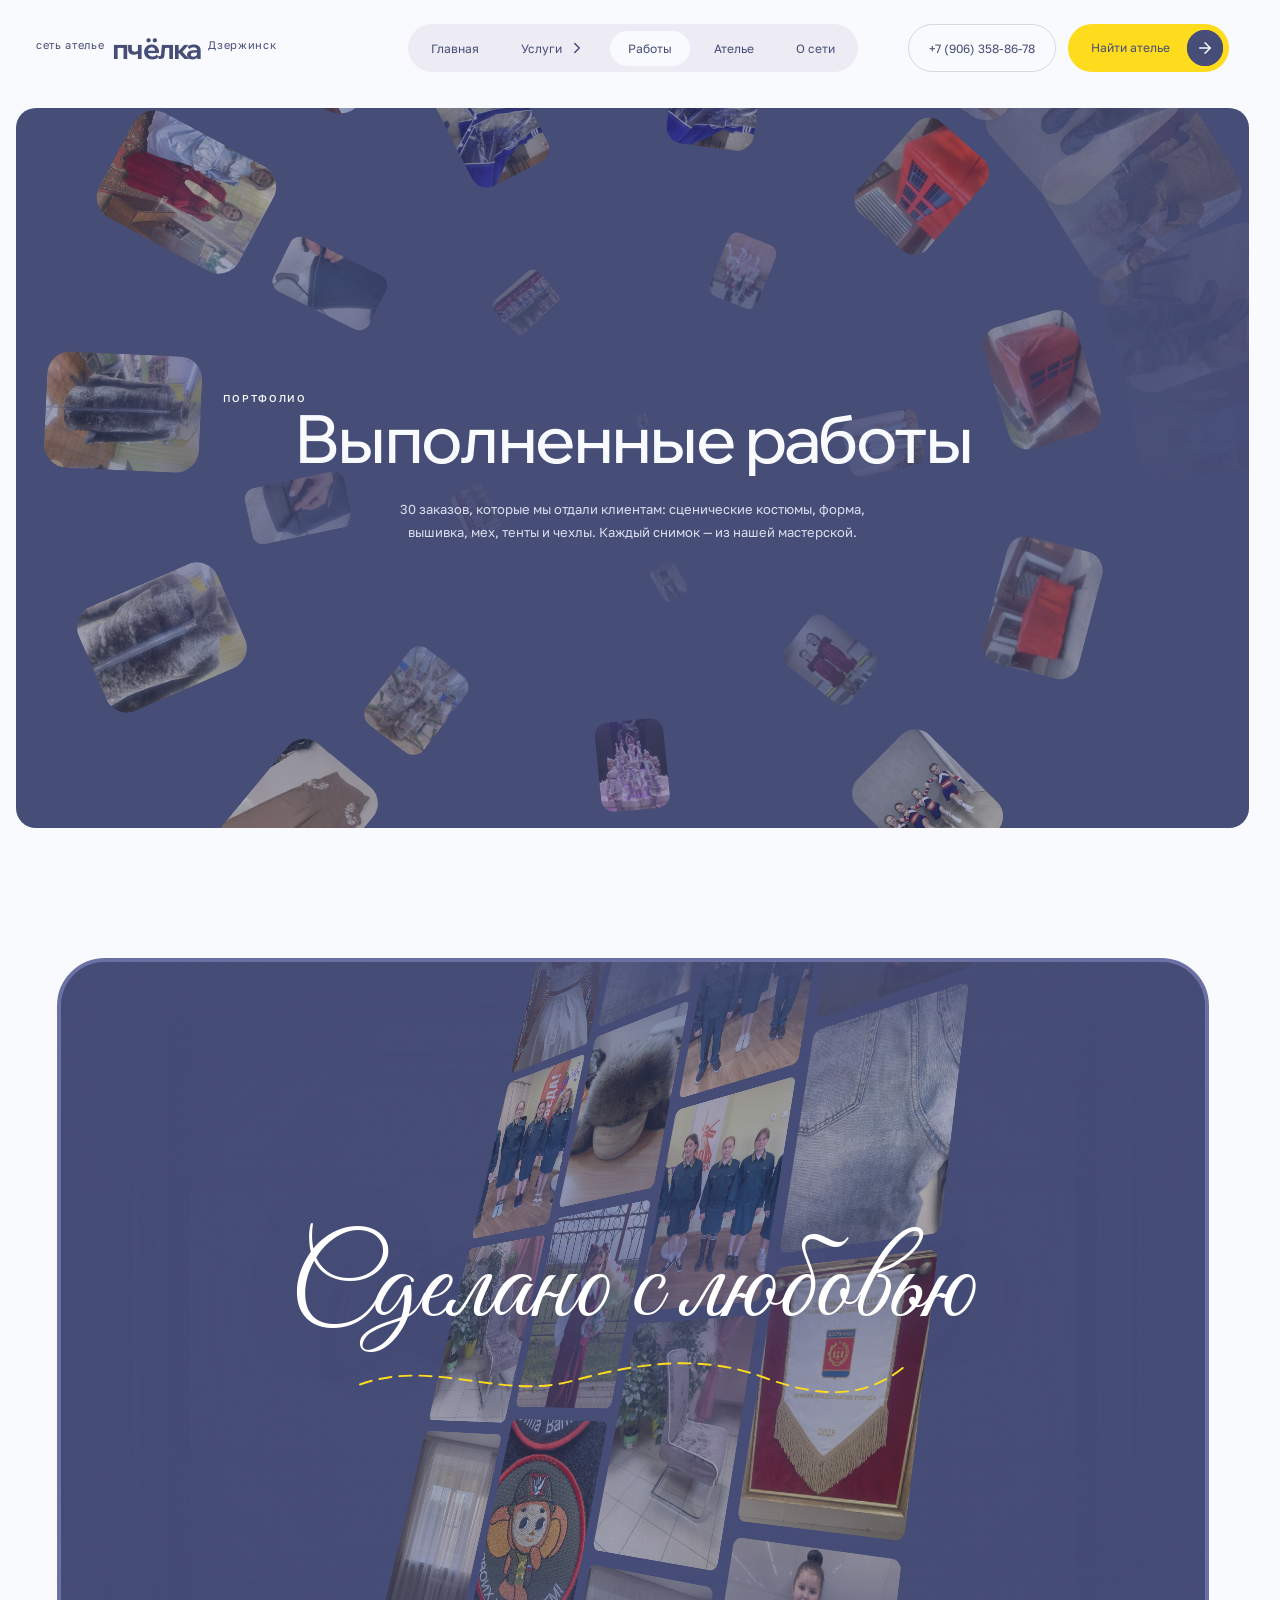
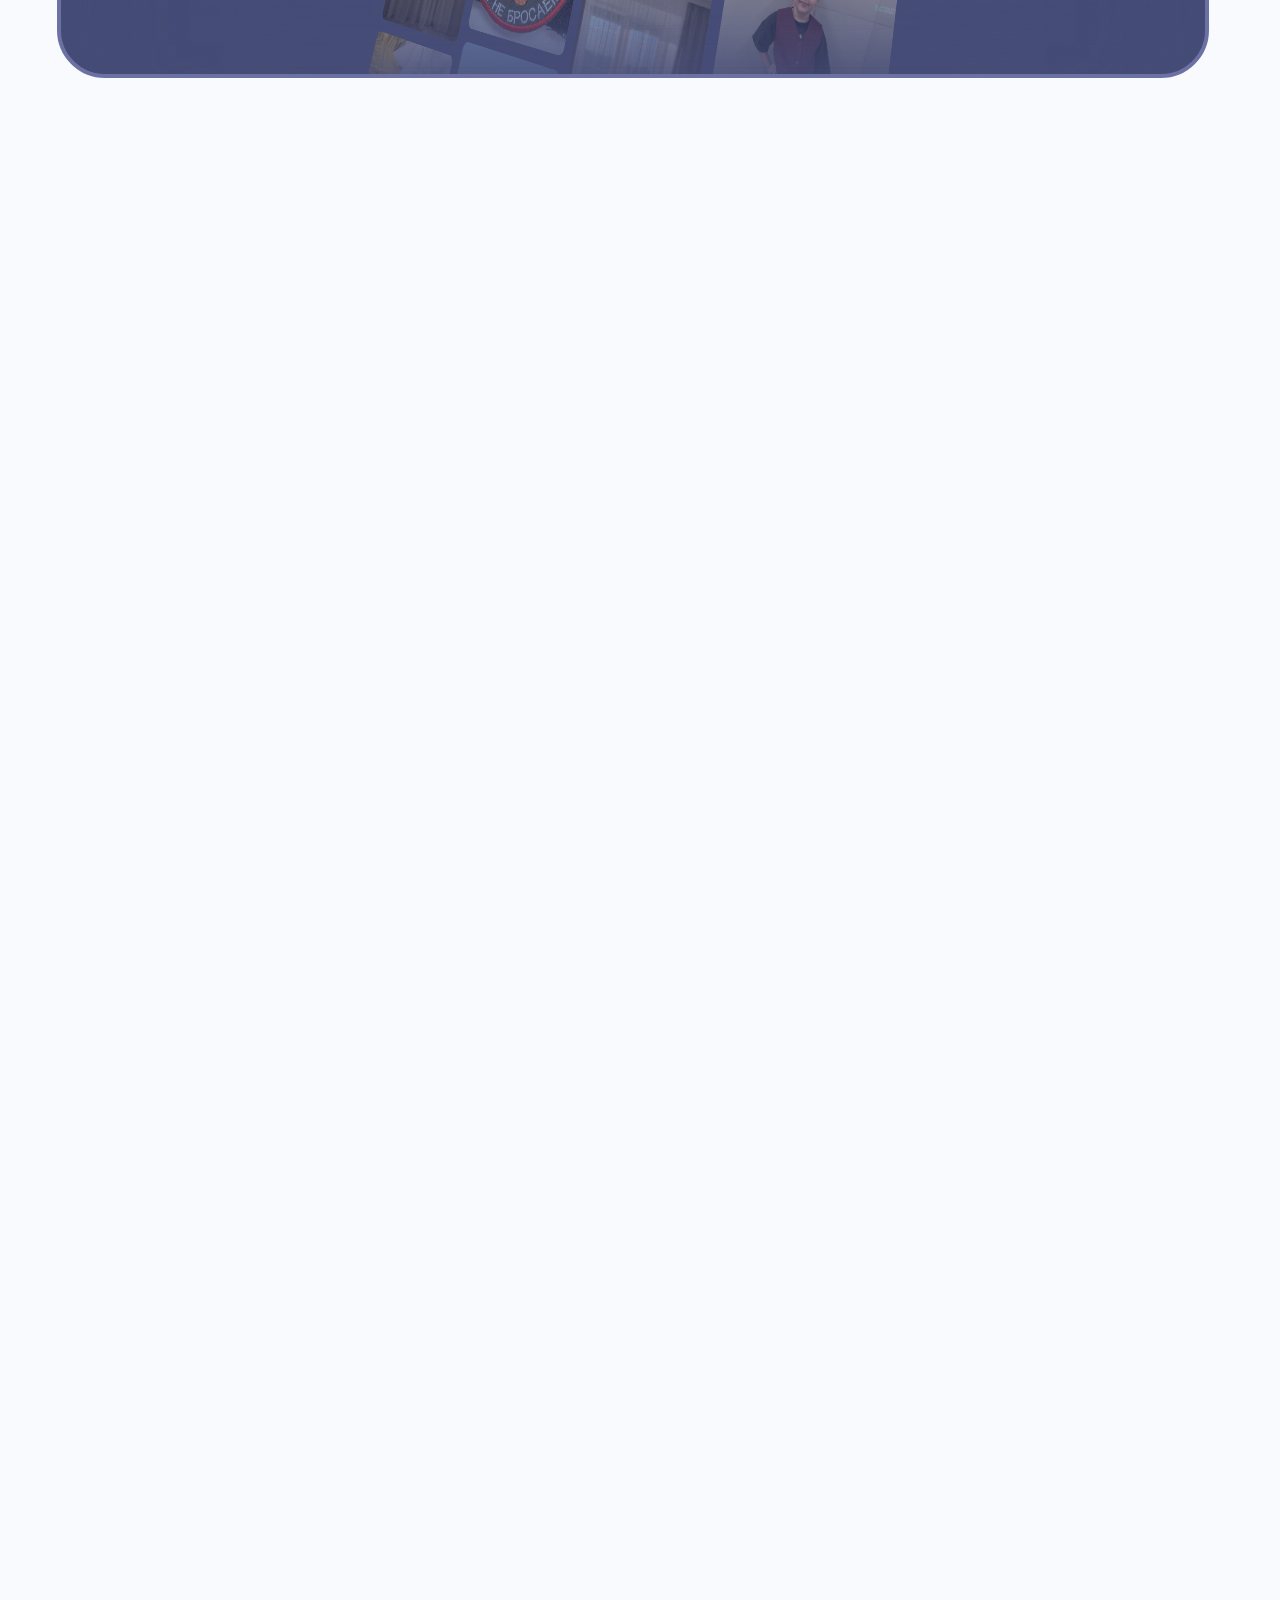
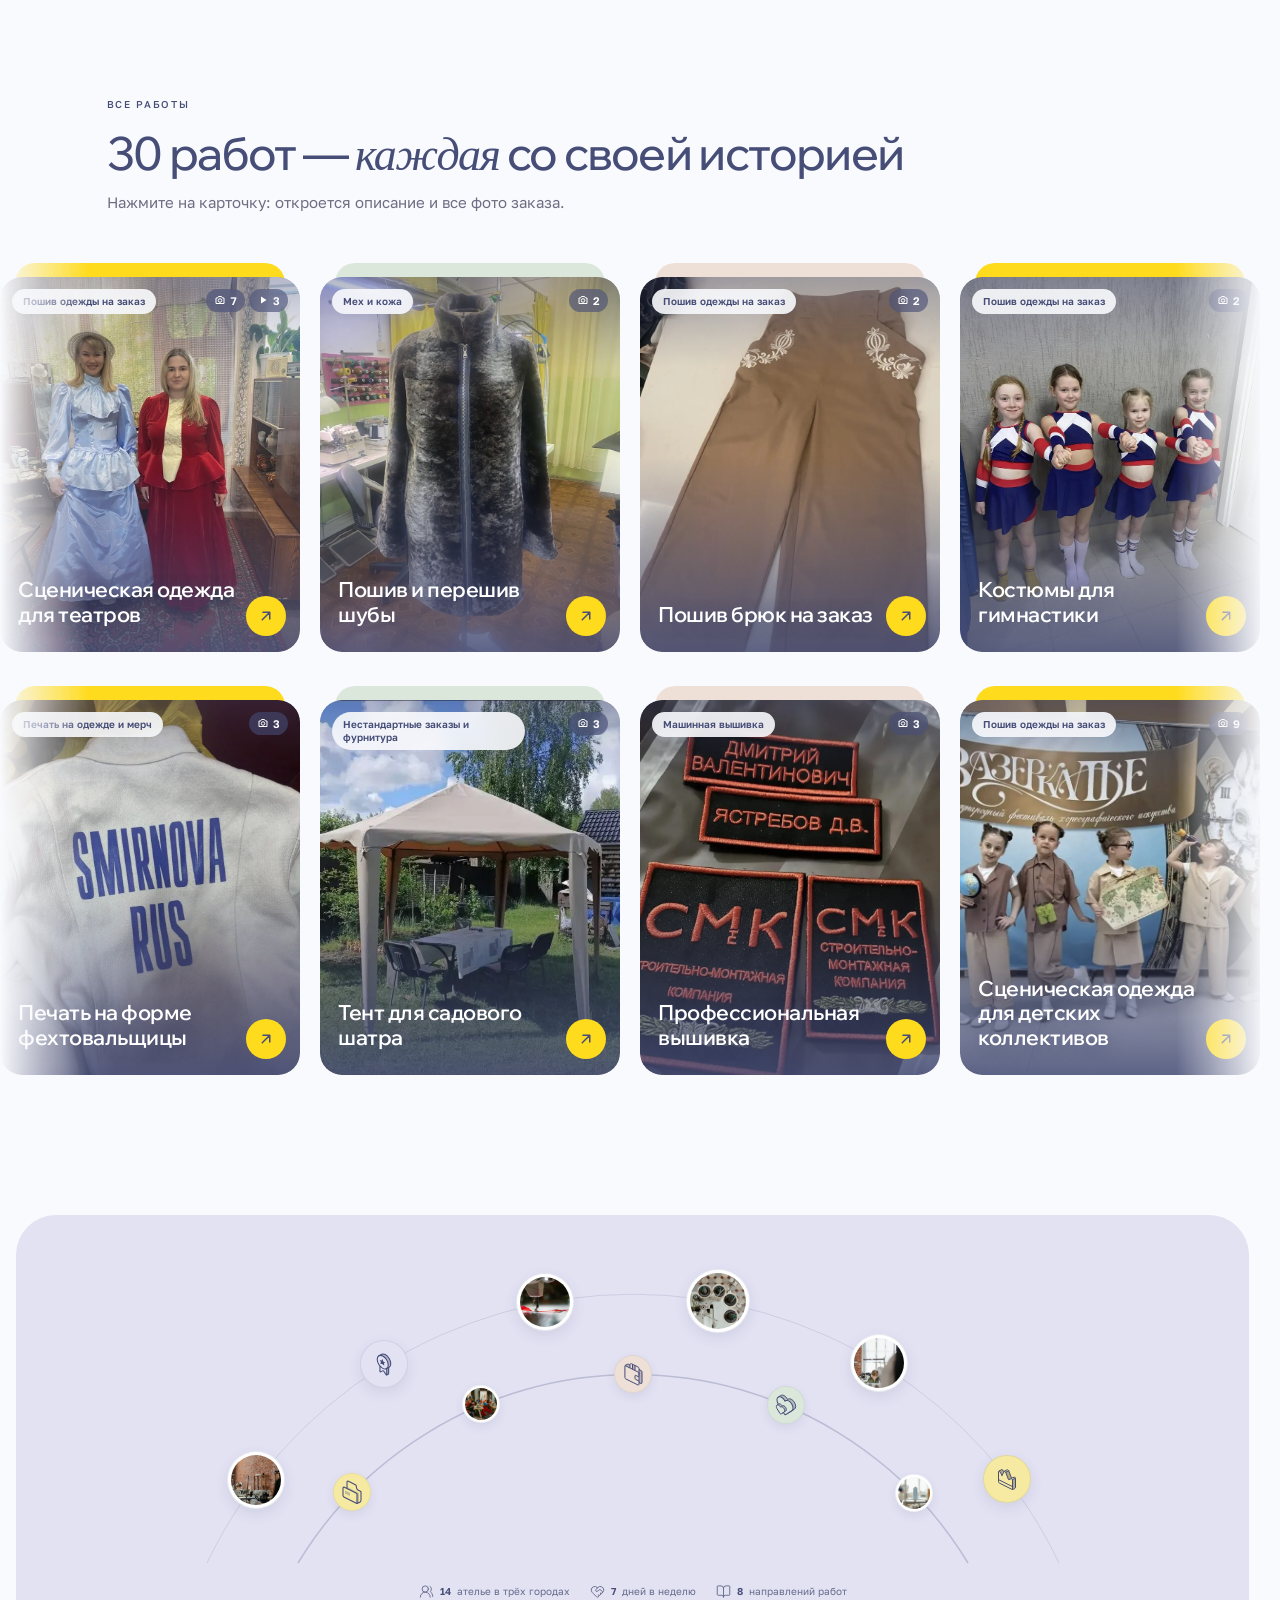
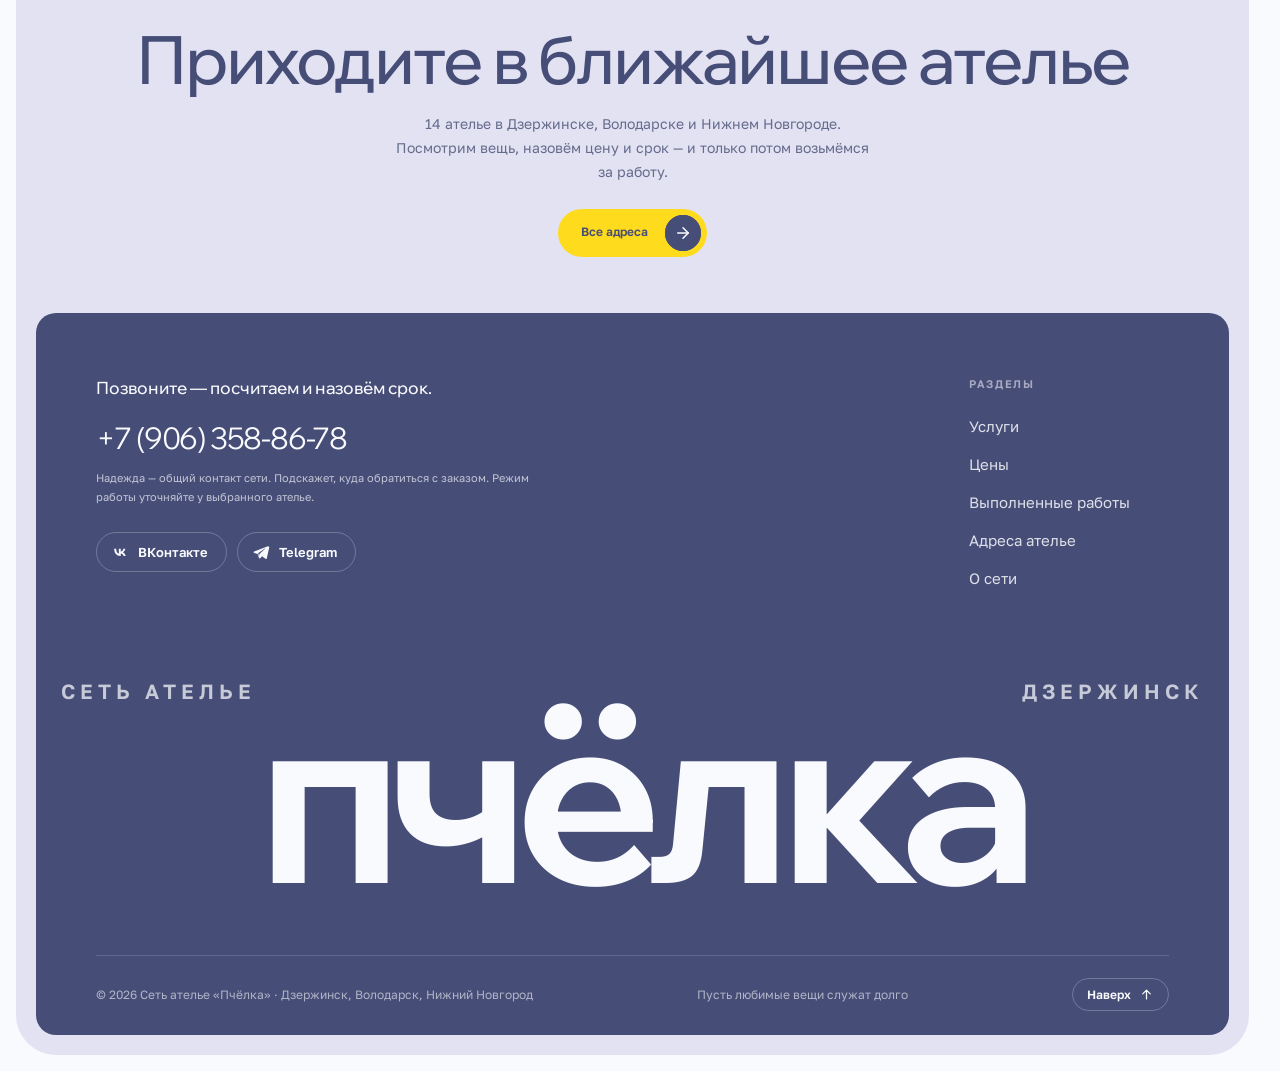
<file: raboty.html>
<!DOCTYPE html><html lang="ru"><head>
<meta name="robots" content="noindex, nofollow"/><meta charset="utf-8"/><meta name="viewport" content="width=device-width, initial-scale=1"/><link rel="preconnect" href="https://fonts.googleapis.com"/><link rel="preconnect" href="https://fonts.gstatic.com" crossorigin/><link rel="stylesheet" href="https://fonts.googleapis.com/css2?family=Golos+Text:wght@400..900&family=Wix+Madefor+Display:wght@400..800&display=swap"/><link rel="stylesheet" href="assets/styles.css?v=seat15"/><link rel="icon" href="assets/img/logo-mark.png" type="image/png"/><title>Выполненные работы — ателье «Пчёлка», Дзержинск</title>
<!-- Section link preview -->
<meta property="og:type" content="website"/>
<meta property="og:locale" content="ru_RU"/>
<meta property="og:site_name" content="Сеть ателье «Пчёлка»"/>
<meta property="og:title" content="Наши работы — «Пчёлка»"/>
<meta property="og:description" content="Фотографии выполненных заказов ателье «Пчёлка»: школьная форма, сценические костюмы, машинная вышивка, изделия из меха и кожи, нестандартный пошив."/>
<meta property="og:url" content="https://s5hyhbpftv-alt.github.io/pchelka-demo/raboty.html"/>
<meta property="og:image" content="https://s5hyhbpftv-alt.github.io/pchelka-demo/assets/img/previews/works-v1.jpg"/>
<meta property="og:image:secure_url" content="https://s5hyhbpftv-alt.github.io/pchelka-demo/assets/img/previews/works-v1.jpg"/>
<meta property="og:image:type" content="image/jpeg"/>
<meta property="og:image:width" content="1200"/>
<meta property="og:image:height" content="628"/>
<meta property="og:image:alt" content="Ателье «Пчёлка» — Наши работы"/>
<meta name="twitter:card" content="summary_large_image"/>
<meta name="twitter:title" content="Наши работы — «Пчёлка»"/>
<meta name="twitter:description" content="Фотографии выполненных заказов ателье «Пчёлка»: школьная форма, сценические костюмы, машинная вышивка, изделия из меха и кожи, нестандартный пошив."/>
<meta name="twitter:image" content="https://s5hyhbpftv-alt.github.io/pchelka-demo/assets/img/previews/works-v1.jpg"/>
<meta name="twitter:image:alt" content="Ателье «Пчёлка» — Наши работы"/>
<!-- /Section link preview -->
<meta name="description" content="Фотографии выполненных заказов ателье «Пчёлка»: школьная форма, сценические костюмы, машинная вышивка, изделия из меха и кожи, нестандартный пошив."/><link rel="stylesheet" href="https://fonts.googleapis.com/css2?family=Great+Vibes&text=%D0%A1%D0%B4%D0%B5%D0%BB%D0%B0%D0%BD%D0%BE%20%D1%81%D0%BB%D1%8E%D0%B1%D0%BE%D0%B2%D1%8C&display=swap"/><link rel="stylesheet" href="assets/fixes.css?v=23"/><link rel="stylesheet" href="assets/navigation.css?v=4"/><link rel="stylesheet" href="assets/content-update.css?v=3"/></head><body><div class="journal-shell"><header class="site-header"><a class="logo" aria-label="Ателье «Пчёлка» — на главную" href="index.html"><span class="logo-dot">сеть ателье</span>пчёлка<span class="logo-dot">Дзержинск</span></a><nav class="site-header-menu " aria-label="Главное меню"><div class="site-menu-row"><a href="index.html">Главная</a><button class="site-more-toggle" type="button" aria-expanded="false" aria-controls="site-more-pages">Услуги<svg xmlns="http://www.w3.org/2000/svg" width="18" height="18" viewBox="0 0 24 24" fill="none" stroke="currentColor" stroke-width="2" stroke-linecap="round" stroke-linejoin="round" class="lucide lucide-chevron-right accordion-chevron" aria-hidden="true"><path d="m9 18 6-6-6-6"></path></svg></button><a aria-current="page" href="raboty.html">Работы</a><a href="ateleye.html">Ателье</a><a href="o-nas.html">О сети</a></div><div class="site-more-pages" id="site-more-pages" hidden><a href="uslugi.html">Все услуги</a><a href="uslugi/remont.html">Ремонт и подгонка одежды</a><a href="uslugi/poshiv.html">Пошив одежды на заказ</a><a href="uslugi/meh-kozha.html">Мех и кожа</a><a href="uslugi/spec.html">Нестандартные заказы и фурнитура</a><a href="uslugi/vyshivka.html">Машинная вышивка</a><a href="uslugi/pechat.html">Печать на одежде и мерч</a><a href="uslugi/shtory.html">Шторы и домашний текстиль</a><a href="uslugi/bele.html">Нижнее бельё на заказ</a></div></nav><div class="site-header-actions"><a class="site-sign-in" href="tel:+79063588678">+7 (906) 358-86-78</a><a href="ateleye.html" class="arrow-fill-button  "><span class="arrow-fill-surface" aria-hidden="true"></span><span class="arrow-fill-content">Найти ателье</span><span class="arrow-fill-icon" aria-hidden="true"><svg xmlns="http://www.w3.org/2000/svg" width="18" height="18" viewBox="0 0 24 24" fill="none" stroke="currentColor" stroke-width="2" stroke-linecap="round" stroke-linejoin="round" class="lucide lucide-arrow-right arrow-out" aria-hidden="true"><path d="M5 12h14"></path><path d="m12 5 7 7-7 7"></path></svg><svg xmlns="http://www.w3.org/2000/svg" width="18" height="18" viewBox="0 0 24 24" fill="none" stroke="currentColor" stroke-width="2" stroke-linecap="round" stroke-linejoin="round" class="lucide lucide-arrow-right arrow-in" aria-hidden="true"><path d="M5 12h14"></path><path d="m12 5 7 7-7 7"></path></svg></span></a></div></header><main><section class="community section works-hero" id="top"><div class="community-spiral" aria-hidden="true" data-photos="assets/works/teatr-1.jpg,assets/works/teatr-2.jpg,assets/works/teatr-3.jpg,assets/works/teatr-4.jpg,assets/works/teatr-5.jpg,assets/works/teatr-6.jpg,assets/works/teatr-7.jpg,assets/works/shuba-1.jpg,assets/works/shuba-2.jpg,assets/works/bryuki-1.jpg,assets/works/bryuki-2.jpg,assets/works/gimnastika-1.jpg,assets/works/gimnastika-2.jpg,assets/works/chehol-generator-1.jpg,assets/works/chehol-generator-2.jpg,assets/works/chehol-generator-3.jpg,assets/works/tent-kater-1.jpg,assets/works/tent-kater-2.jpg,assets/works/podgibka-bryuk-1.jpg,assets/works/podgibka-bryuk-2.jpg,assets/works/scena-deti-kostyumy-1.jpg,assets/works/scena-deti-kostyumy-2.jpg,assets/works/scena-deti-kostyumy-3.jpg,assets/works/scena-deti-kostyumy-4.jpg,assets/works/scena-deti-kostyumy-5.jpg,assets/works/scena-vzroslye-1.jpg,assets/works/scena-vzroslye-2.jpg,assets/works/muzej-1.jpg,assets/works/muzej-2.jpg,assets/works/muzej-3.jpg,assets/works/muzej-4.jpg,assets/works/muzej-5.jpg,assets/works/muzej-6.jpg,assets/works/chehol-sabvufer-1.jpg,assets/works/chehol-sabvufer-2.jpg,assets/works/chehol-sabvufer-3.jpg,assets/works/chehol-sabvufer-4.jpg,assets/works/chehol-sabvufer-5.jpg,assets/works/gavajskaya-1.jpg,assets/works/gavajskaya-2.jpg,assets/works/gavajskaya-3.jpg,assets/works/forma-1.jpg,assets/works/forma-2.jpg,assets/works/forma-3.jpg,assets/works/forma-4.jpg,assets/works/lesnoe-hozyajstvo-1.jpg,assets/works/lesnoe-hozyajstvo-2.jpg,assets/works/lesnoe-hozyajstvo-3.jpg,assets/works/chehly-stulya-1.jpg,assets/works/chehly-stulya-2.jpg,assets/works/chehly-stulya-3.jpg,assets/works/chehly-stulya-4.jpg,assets/works/shtory-1.jpg,assets/works/shtory-2.jpg,assets/works/shtory-3.jpg,assets/works/pechat-forma-1.jpg,assets/works/pechat-forma-2.jpg,assets/works/pechat-forma-3.jpg,assets/works/tent-1.jpg,assets/works/tent-2.jpg,assets/works/tent-3.jpg,assets/works/vyshivka-pro-1.jpg,assets/works/vyshivka-pro-2.jpg,assets/works/vyshivka-pro-3.jpg,assets/works/scena-deti-1.jpg,assets/works/scena-deti-2.jpg,assets/works/scena-deti-3.jpg,assets/works/scena-deti-4.jpg,assets/works/scena-deti-5.jpg,assets/works/scena-deti-6.jpg,assets/works/scena-deti-7.jpg,assets/works/scena-deti-8.jpg,assets/works/scena-deti-9.jpg,assets/works/podgibka-1.jpg,assets/works/podgibka-2.jpg,assets/works/shtukovka-1.jpg,assets/works/shtukovka-2.jpg,assets/works/shtukovka-3.jpg,assets/works/shtukovka-4.jpg,assets/works/shtandart-1.jpg,assets/works/shapka-meh-1.jpg,assets/works/shapka-meh-2.jpg,assets/works/shkolnaya-forma-1.jpg,assets/works/shkolnaya-forma-2.jpg,assets/works/shkolnaya-forma-3.jpg,assets/works/pervoklashka-1.jpg,assets/works/pervoklashka-2.jpg,assets/works/vyshivka-1.jpg,assets/works/vyshivka-2.jpg,assets/works/vyshivka-3.jpg,assets/works/narodnoe-plate-1.jpg,assets/works/hokkej-1.jpg,assets/works/bombery-1.jpg,assets/works/bombery-2.jpg,assets/works/bombery-3.jpg,assets/works/logotipy-1.jpg,assets/works/logotipy-2.jpg"><div style="width:100%;height:100%;overflow:hidden;position:relative"><canvas style="display:block"></canvas></div></div><div class="community-shade" aria-hidden="true"></div><div class="community-content"><div class="eyebrow">ПОРТФОЛИО</div><h1>Выполненные работы</h1><div class="community-bottom"><p>30 заказов, которые мы отдали клиентам: сценические костюмы, форма, <br/>вышивка, мех, тенты и чехлы. Каждый снимок — из нашей мастерской.</p></div></div></section><section class="unfurl" id="galereya" aria-label="Галерея выполненных работ"><div class="unfurl-sticky"><div class="unfurl-banner"><div class="unfurl-scene"><div class="unfurl-grid"><div class="unfurl-col"><figure class="unfurl-card" data-shot="0" data-work="0" tabindex="0" role="button" aria-label="Увеличить фото: Сценическая одежда для театров"><img src="assets/works/teatr-1.jpg" alt="Сценическая одежда для театров" loading="lazy"/><figcaption>Сценическая одежда для театров</figcaption></figure><figure class="unfurl-card" data-shot="4" data-work="0" tabindex="0" role="button" aria-label="Увеличить фото: Сценическая одежда для театров"><img src="assets/works/teatr-5.jpg" alt="Сценическая одежда для театров" loading="lazy"/><figcaption>Сценическая одежда для театров</figcaption></figure><figure class="unfurl-card" data-shot="8" data-work="1" tabindex="0" role="button" aria-label="Увеличить фото: Пошив и перешив шубы"><img src="assets/works/shuba-2.jpg" alt="Пошив и перешив шубы" loading="lazy"/><figcaption>Пошив и перешив шубы</figcaption></figure><figure class="unfurl-card" data-shot="12" data-work="3" tabindex="0" role="button" aria-label="Увеличить фото: Костюмы для гимнастики"><img src="assets/works/gimnastika-2.jpg" alt="Костюмы для гимнастики" loading="lazy"/><figcaption>Костюмы для гимнастики</figcaption></figure><figure class="unfurl-card" data-shot="16" data-work="5" tabindex="0" role="button" aria-label="Увеличить фото: Замена мягких окон на ходовом тенте катера"><img src="assets/works/tent-kater-1.jpg" alt="Замена мягких окон на ходовом тенте катера" loading="lazy"/><figcaption>Замена мягких окон на ходовом тенте катера</figcaption></figure><figure class="unfurl-card" data-shot="20" data-work="7" tabindex="0" role="button" aria-label="Увеличить фото: Детские костюмы для сцены"><img src="assets/works/scena-deti-kostyumy-1.jpg" alt="Детские костюмы для сцены" loading="lazy"/><figcaption>Детские костюмы для сцены</figcaption></figure><figure class="unfurl-card" data-shot="24" data-work="7" tabindex="0" role="button" aria-label="Увеличить фото: Детские костюмы для сцены"><img src="assets/works/scena-deti-kostyumy-5.jpg" alt="Детские костюмы для сцены" loading="lazy"/><figcaption>Детские костюмы для сцены</figcaption></figure><figure class="unfurl-card" data-shot="28" data-work="9" tabindex="0" role="button" aria-label="Увеличить фото: Пошив для манекенов, выставок и музеев"><img src="assets/works/muzej-2.jpg" alt="Пошив для манекенов, выставок и музеев" loading="lazy"/><figcaption>Пошив для манекенов, выставок и музеев</figcaption></figure><figure class="unfurl-card" data-shot="32" data-work="9" tabindex="0" role="button" aria-label="Увеличить фото: Пошив для манекенов, выставок и музеев"><img src="assets/works/muzej-6.jpg" alt="Пошив для манекенов, выставок и музеев" loading="lazy"/><figcaption>Пошив для манекенов, выставок и музеев</figcaption></figure><figure class="unfurl-card" data-shot="36" data-work="10" tabindex="0" role="button" aria-label="Увеличить фото: Чехол для сабвуфера"><img src="assets/works/chehol-sabvufer-4.jpg" alt="Чехол для сабвуфера" loading="lazy"/><figcaption>Чехол для сабвуфера</figcaption></figure><figure class="unfurl-card" data-shot="40" data-work="11" tabindex="0" role="button" aria-label="Увеличить фото: Эксклюзивная женская одежда на заказ"><img src="assets/works/gavajskaya-3.jpg" alt="Эксклюзивная женская одежда на заказ" loading="lazy"/><figcaption>Эксклюзивная женская одежда на заказ</figcaption></figure><figure class="unfurl-card" data-shot="44" data-work="12" tabindex="0" role="button" aria-label="Увеличить фото: Форменная одежда для детей и взрослых"><img src="assets/works/forma-4.jpg" alt="Форменная одежда для детей и взрослых" loading="lazy"/><figcaption>Форменная одежда для детей и взрослых</figcaption></figure><figure class="unfurl-card" data-shot="48" data-work="13" tabindex="0" role="button" aria-label="Увеличить фото: Чехлы на стулья"><img src="assets/works/chehly-stulya-1.jpg" alt="Чехлы на стулья" loading="lazy"/><figcaption>Чехлы на стулья</figcaption></figure><figure class="unfurl-card" data-shot="52" data-work="14" tabindex="0" role="button" aria-label="Увеличить фото: Шторы и тюль на всю стену"><img src="assets/works/shtory-1.jpg" alt="Шторы и тюль на всю стену" loading="lazy"/><figcaption>Шторы и тюль на всю стену</figcaption></figure><figure class="unfurl-card" data-shot="56" data-work="15" tabindex="0" role="button" aria-label="Увеличить фото: Печать на форме фехтовальщицы"><img src="assets/works/pechat-forma-2.jpg" alt="Печать на форме фехтовальщицы" loading="lazy"/><figcaption>Печать на форме фехтовальщицы</figcaption></figure><figure class="unfurl-card" data-shot="60" data-work="16" tabindex="0" role="button" aria-label="Увеличить фото: Тент для садового шатра"><img src="assets/works/tent-3.jpg" alt="Тент для садового шатра" loading="lazy"/><figcaption>Тент для садового шатра</figcaption></figure><figure class="unfurl-card" data-shot="64" data-work="18" tabindex="0" role="button" aria-label="Увеличить фото: Сценическая одежда для детских коллективов"><img src="assets/works/scena-deti-1.jpg" alt="Сценическая одежда для детских коллективов" loading="lazy"/><figcaption>Сценическая одежда для детских коллективов</figcaption></figure><figure class="unfurl-card" data-shot="68" data-work="18" tabindex="0" role="button" aria-label="Увеличить фото: Сценическая одежда для детских коллективов"><img src="assets/works/scena-deti-5.jpg" alt="Сценическая одежда для детских коллективов" loading="lazy"/><figcaption>Сценическая одежда для детских коллективов</figcaption></figure><figure class="unfurl-card" data-shot="72" data-work="18" tabindex="0" role="button" aria-label="Увеличить фото: Сценическая одежда для детских коллективов"><img src="assets/works/scena-deti-9.jpg" alt="Сценическая одежда для детских коллективов" loading="lazy"/><figcaption>Сценическая одежда для детских коллективов</figcaption></figure><figure class="unfurl-card" data-shot="76" data-work="20" tabindex="0" role="button" aria-label="Увеличить фото: Штуковка джинсов"><img src="assets/works/shtukovka-2.jpg" alt="Штуковка джинсов" loading="lazy"/><figcaption>Штуковка джинсов</figcaption></figure><figure class="unfurl-card" data-shot="80" data-work="22" tabindex="0" role="button" aria-label="Увеличить фото: Шапка из енотовидной собаки"><img src="assets/works/shapka-meh-1.jpg" alt="Шапка из енотовидной собаки" loading="lazy"/><figcaption>Шапка из енотовидной собаки</figcaption></figure><figure class="unfurl-card" data-shot="84" data-work="23" tabindex="0" role="button" aria-label="Увеличить фото: Школьная форма"><img src="assets/works/shkolnaya-forma-3.jpg" alt="Школьная форма" loading="lazy"/><figcaption>Школьная форма</figcaption></figure><figure class="unfurl-card" data-shot="88" data-work="25" tabindex="0" role="button" aria-label="Увеличить фото: Машинная вышивка на заказ"><img src="assets/works/vyshivka-2.jpg" alt="Машинная вышивка на заказ" loading="lazy"/><figcaption>Машинная вышивка на заказ</figcaption></figure><figure class="unfurl-card" data-shot="92" data-work="28" tabindex="0" role="button" aria-label="Увеличить фото: Утеплённые бомберы с вышивкой"><img src="assets/works/bombery-1.jpg" alt="Утеплённые бомберы с вышивкой" loading="lazy"/><figcaption>Утеплённые бомберы с вышивкой</figcaption></figure><figure class="unfurl-card" data-shot="96" data-work="29" tabindex="0" role="button" aria-label="Увеличить фото: Вышивка надписей и логотипов"><img src="assets/works/logotipy-2.jpg" alt="Вышивка надписей и логотипов" loading="lazy"/><figcaption>Вышивка надписей и логотипов</figcaption></figure></div><div class="unfurl-col"><figure class="unfurl-card" data-shot="1" data-work="0" tabindex="0" role="button" aria-label="Увеличить фото: Сценическая одежда для театров"><img src="assets/works/teatr-2.jpg" alt="Сценическая одежда для театров" loading="lazy"/><figcaption>Сценическая одежда для театров</figcaption></figure><figure class="unfurl-card" data-shot="5" data-work="0" tabindex="0" role="button" aria-label="Увеличить фото: Сценическая одежда для театров"><img src="assets/works/teatr-6.jpg" alt="Сценическая одежда для театров" loading="lazy"/><figcaption>Сценическая одежда для театров</figcaption></figure><figure class="unfurl-card" data-shot="9" data-work="2" tabindex="0" role="button" aria-label="Увеличить фото: Пошив брюк на заказ"><img src="assets/works/bryuki-1.jpg" alt="Пошив брюк на заказ" loading="lazy"/><figcaption>Пошив брюк на заказ</figcaption></figure><figure class="unfurl-card" data-shot="13" data-work="4" tabindex="0" role="button" aria-label="Увеличить фото: Чехол для уличного электрогенератора"><img src="assets/works/chehol-generator-1.jpg" alt="Чехол для уличного электрогенератора" loading="lazy"/><figcaption>Чехол для уличного электрогенератора</figcaption></figure><figure class="unfurl-card" data-shot="17" data-work="5" tabindex="0" role="button" aria-label="Увеличить фото: Замена мягких окон на ходовом тенте катера"><img src="assets/works/tent-kater-2.jpg" alt="Замена мягких окон на ходовом тенте катера" loading="lazy"/><figcaption>Замена мягких окон на ходовом тенте катера</figcaption></figure><figure class="unfurl-card" data-shot="21" data-work="7" tabindex="0" role="button" aria-label="Увеличить фото: Детские костюмы для сцены"><img src="assets/works/scena-deti-kostyumy-2.jpg" alt="Детские костюмы для сцены" loading="lazy"/><figcaption>Детские костюмы для сцены</figcaption></figure><figure class="unfurl-card" data-shot="25" data-work="8" tabindex="0" role="button" aria-label="Увеличить фото: Сценическая одежда для взрослых коллективов"><img src="assets/works/scena-vzroslye-1.jpg" alt="Сценическая одежда для взрослых коллективов" loading="lazy"/><figcaption>Сценическая одежда для взрослых коллективов</figcaption></figure><figure class="unfurl-card" data-shot="29" data-work="9" tabindex="0" role="button" aria-label="Увеличить фото: Пошив для манекенов, выставок и музеев"><img src="assets/works/muzej-3.jpg" alt="Пошив для манекенов, выставок и музеев" loading="lazy"/><figcaption>Пошив для манекенов, выставок и музеев</figcaption></figure><figure class="unfurl-card" data-shot="33" data-work="10" tabindex="0" role="button" aria-label="Увеличить фото: Чехол для сабвуфера"><img src="assets/works/chehol-sabvufer-1.jpg" alt="Чехол для сабвуфера" loading="lazy"/><figcaption>Чехол для сабвуфера</figcaption></figure><figure class="unfurl-card" data-shot="37" data-work="10" tabindex="0" role="button" aria-label="Увеличить фото: Чехол для сабвуфера"><img src="assets/works/chehol-sabvufer-5.jpg" alt="Чехол для сабвуфера" loading="lazy"/><figcaption>Чехол для сабвуфера</figcaption></figure><figure class="unfurl-card" data-shot="41" data-work="12" tabindex="0" role="button" aria-label="Увеличить фото: Форменная одежда для детей и взрослых"><img src="assets/works/forma-1.jpg" alt="Форменная одежда для детей и взрослых" loading="lazy"/><figcaption>Форменная одежда для детей и взрослых</figcaption></figure><figure class="unfurl-card" data-shot="45" data-work="12" tabindex="0" role="button" aria-label="Увеличить фото: Форменная одежда для детей и взрослых"><img src="assets/works/lesnoe-hozyajstvo-1.jpg" alt="Форменная одежда для детей и взрослых" loading="lazy"/><figcaption>Форменная одежда для детей и взрослых</figcaption></figure><figure class="unfurl-card" data-shot="49" data-work="13" tabindex="0" role="button" aria-label="Увеличить фото: Чехлы на стулья"><img src="assets/works/chehly-stulya-2.jpg" alt="Чехлы на стулья" loading="lazy"/><figcaption>Чехлы на стулья</figcaption></figure><figure class="unfurl-card" data-shot="53" data-work="14" tabindex="0" role="button" aria-label="Увеличить фото: Шторы и тюль на всю стену"><img src="assets/works/shtory-2.jpg" alt="Шторы и тюль на всю стену" loading="lazy"/><figcaption>Шторы и тюль на всю стену</figcaption></figure><figure class="unfurl-card" data-shot="57" data-work="15" tabindex="0" role="button" aria-label="Увеличить фото: Печать на форме фехтовальщицы"><img src="assets/works/pechat-forma-3.jpg" alt="Печать на форме фехтовальщицы" loading="lazy"/><figcaption>Печать на форме фехтовальщицы</figcaption></figure><figure class="unfurl-card" data-shot="61" data-work="17" tabindex="0" role="button" aria-label="Увеличить фото: Профессиональная вышивка"><img src="assets/works/vyshivka-pro-1.jpg" alt="Профессиональная вышивка" loading="lazy"/><figcaption>Профессиональная вышивка</figcaption></figure><figure class="unfurl-card" data-shot="65" data-work="18" tabindex="0" role="button" aria-label="Увеличить фото: Сценическая одежда для детских коллективов"><img src="assets/works/scena-deti-2.jpg" alt="Сценическая одежда для детских коллективов" loading="lazy"/><figcaption>Сценическая одежда для детских коллективов</figcaption></figure><figure class="unfurl-card" data-shot="69" data-work="18" tabindex="0" role="button" aria-label="Увеличить фото: Сценическая одежда для детских коллективов"><img src="assets/works/scena-deti-6.jpg" alt="Сценическая одежда для детских коллективов" loading="lazy"/><figcaption>Сценическая одежда для детских коллективов</figcaption></figure><figure class="unfurl-card" data-shot="73" data-work="19" tabindex="0" role="button" aria-label="Увеличить фото: Подгибка джинсов с сохранением потёртости"><img src="assets/works/podgibka-1.jpg" alt="Подгибка джинсов с сохранением потёртости" loading="lazy"/><figcaption>Подгибка джинсов с сохранением потёртости</figcaption></figure><figure class="unfurl-card" data-shot="77" data-work="20" tabindex="0" role="button" aria-label="Увеличить фото: Штуковка джинсов"><img src="assets/works/shtukovka-3.jpg" alt="Штуковка джинсов" loading="lazy"/><figcaption>Штуковка джинсов</figcaption></figure><figure class="unfurl-card" data-shot="81" data-work="22" tabindex="0" role="button" aria-label="Увеличить фото: Шапка из енотовидной собаки"><img src="assets/works/shapka-meh-2.jpg" alt="Шапка из енотовидной собаки" loading="lazy"/><figcaption>Шапка из енотовидной собаки</figcaption></figure><figure class="unfurl-card" data-shot="85" data-work="24" tabindex="0" role="button" aria-label="Увеличить фото: Форма для первоклассницы"><img src="assets/works/pervoklashka-1.jpg" alt="Форма для первоклассницы" loading="lazy"/><figcaption>Форма для первоклассницы</figcaption></figure><figure class="unfurl-card" data-shot="89" data-work="25" tabindex="0" role="button" aria-label="Увеличить фото: Машинная вышивка на заказ"><img src="assets/works/vyshivka-3.jpg" alt="Машинная вышивка на заказ" loading="lazy"/><figcaption>Машинная вышивка на заказ</figcaption></figure><figure class="unfurl-card" data-shot="93" data-work="28" tabindex="0" role="button" aria-label="Увеличить фото: Утеплённые бомберы с вышивкой"><img src="assets/works/bombery-2.jpg" alt="Утеплённые бомберы с вышивкой" loading="lazy"/><figcaption>Утеплённые бомберы с вышивкой</figcaption></figure></div><div class="unfurl-col"><figure class="unfurl-card" data-shot="2" data-work="0" tabindex="0" role="button" aria-label="Увеличить фото: Сценическая одежда для театров"><img src="assets/works/teatr-3.jpg" alt="Сценическая одежда для театров" loading="lazy"/><figcaption>Сценическая одежда для театров</figcaption></figure><figure class="unfurl-card" data-shot="6" data-work="0" tabindex="0" role="button" aria-label="Увеличить фото: Сценическая одежда для театров"><img src="assets/works/teatr-7.jpg" alt="Сценическая одежда для театров" loading="lazy"/><figcaption>Сценическая одежда для театров</figcaption></figure><figure class="unfurl-card" data-shot="10" data-work="2" tabindex="0" role="button" aria-label="Увеличить фото: Пошив брюк на заказ"><img src="assets/works/bryuki-2.jpg" alt="Пошив брюк на заказ" loading="lazy"/><figcaption>Пошив брюк на заказ</figcaption></figure><figure class="unfurl-card" data-shot="14" data-work="4" tabindex="0" role="button" aria-label="Увеличить фото: Чехол для уличного электрогенератора"><img src="assets/works/chehol-generator-2.jpg" alt="Чехол для уличного электрогенератора" loading="lazy"/><figcaption>Чехол для уличного электрогенератора</figcaption></figure><figure class="unfurl-card" data-shot="18" data-work="6" tabindex="0" role="button" aria-label="Увеличить фото: Подгибка джинсов, брюк и юбок"><img src="assets/works/podgibka-bryuk-1.jpg" alt="Подгибка джинсов, брюк и юбок" loading="lazy"/><figcaption>Подгибка джинсов, брюк и юбок</figcaption></figure><figure class="unfurl-card" data-shot="22" data-work="7" tabindex="0" role="button" aria-label="Увеличить фото: Детские костюмы для сцены"><img src="assets/works/scena-deti-kostyumy-3.jpg" alt="Детские костюмы для сцены" loading="lazy"/><figcaption>Детские костюмы для сцены</figcaption></figure><figure class="unfurl-card" data-shot="26" data-work="8" tabindex="0" role="button" aria-label="Увеличить фото: Сценическая одежда для взрослых коллективов"><img src="assets/works/scena-vzroslye-2.jpg" alt="Сценическая одежда для взрослых коллективов" loading="lazy"/><figcaption>Сценическая одежда для взрослых коллективов</figcaption></figure><figure class="unfurl-card" data-shot="30" data-work="9" tabindex="0" role="button" aria-label="Увеличить фото: Пошив для манекенов, выставок и музеев"><img src="assets/works/muzej-4.jpg" alt="Пошив для манекенов, выставок и музеев" loading="lazy"/><figcaption>Пошив для манекенов, выставок и музеев</figcaption></figure><figure class="unfurl-card" data-shot="34" data-work="10" tabindex="0" role="button" aria-label="Увеличить фото: Чехол для сабвуфера"><img src="assets/works/chehol-sabvufer-2.jpg" alt="Чехол для сабвуфера" loading="lazy"/><figcaption>Чехол для сабвуфера</figcaption></figure><figure class="unfurl-card" data-shot="38" data-work="11" tabindex="0" role="button" aria-label="Увеличить фото: Эксклюзивная женская одежда на заказ"><img src="assets/works/gavajskaya-1.jpg" alt="Эксклюзивная женская одежда на заказ" loading="lazy"/><figcaption>Эксклюзивная женская одежда на заказ</figcaption></figure><figure class="unfurl-card" data-shot="42" data-work="12" tabindex="0" role="button" aria-label="Увеличить фото: Форменная одежда для детей и взрослых"><img src="assets/works/forma-2.jpg" alt="Форменная одежда для детей и взрослых" loading="lazy"/><figcaption>Форменная одежда для детей и взрослых</figcaption></figure><figure class="unfurl-card" data-shot="46" data-work="12" tabindex="0" role="button" aria-label="Увеличить фото: Форменная одежда для детей и взрослых"><img src="assets/works/lesnoe-hozyajstvo-2.jpg" alt="Форменная одежда для детей и взрослых" loading="lazy"/><figcaption>Форменная одежда для детей и взрослых</figcaption></figure><figure class="unfurl-card" data-shot="50" data-work="13" tabindex="0" role="button" aria-label="Увеличить фото: Чехлы на стулья"><img src="assets/works/chehly-stulya-3.jpg" alt="Чехлы на стулья" loading="lazy"/><figcaption>Чехлы на стулья</figcaption></figure><figure class="unfurl-card" data-shot="54" data-work="14" tabindex="0" role="button" aria-label="Увеличить фото: Шторы и тюль на всю стену"><img src="assets/works/shtory-3.jpg" alt="Шторы и тюль на всю стену" loading="lazy"/><figcaption>Шторы и тюль на всю стену</figcaption></figure><figure class="unfurl-card" data-shot="58" data-work="16" tabindex="0" role="button" aria-label="Увеличить фото: Тент для садового шатра"><img src="assets/works/tent-1.jpg" alt="Тент для садового шатра" loading="lazy"/><figcaption>Тент для садового шатра</figcaption></figure><figure class="unfurl-card" data-shot="62" data-work="17" tabindex="0" role="button" aria-label="Увеличить фото: Профессиональная вышивка"><img src="assets/works/vyshivka-pro-2.jpg" alt="Профессиональная вышивка" loading="lazy"/><figcaption>Профессиональная вышивка</figcaption></figure><figure class="unfurl-card" data-shot="66" data-work="18" tabindex="0" role="button" aria-label="Увеличить фото: Сценическая одежда для детских коллективов"><img src="assets/works/scena-deti-3.jpg" alt="Сценическая одежда для детских коллективов" loading="lazy"/><figcaption>Сценическая одежда для детских коллективов</figcaption></figure><figure class="unfurl-card" data-shot="70" data-work="18" tabindex="0" role="button" aria-label="Увеличить фото: Сценическая одежда для детских коллективов"><img src="assets/works/scena-deti-7.jpg" alt="Сценическая одежда для детских коллективов" loading="lazy"/><figcaption>Сценическая одежда для детских коллективов</figcaption></figure><figure class="unfurl-card" data-shot="74" data-work="19" tabindex="0" role="button" aria-label="Увеличить фото: Подгибка джинсов с сохранением потёртости"><img src="assets/works/podgibka-2.jpg" alt="Подгибка джинсов с сохранением потёртости" loading="lazy"/><figcaption>Подгибка джинсов с сохранением потёртости</figcaption></figure><figure class="unfurl-card" data-shot="78" data-work="20" tabindex="0" role="button" aria-label="Увеличить фото: Штуковка джинсов"><img src="assets/works/shtukovka-4.jpg" alt="Штуковка джинсов" loading="lazy"/><figcaption>Штуковка джинсов</figcaption></figure><figure class="unfurl-card" data-shot="82" data-work="23" tabindex="0" role="button" aria-label="Увеличить фото: Школьная форма"><img src="assets/works/shkolnaya-forma-1.jpg" alt="Школьная форма" loading="lazy"/><figcaption>Школьная форма</figcaption></figure><figure class="unfurl-card" data-shot="86" data-work="24" tabindex="0" role="button" aria-label="Увеличить фото: Форма для первоклассницы"><img src="assets/works/pervoklashka-2.jpg" alt="Форма для первоклассницы" loading="lazy"/><figcaption>Форма для первоклассницы</figcaption></figure><figure class="unfurl-card" data-shot="90" data-work="26" tabindex="0" role="button" aria-label="Увеличить фото: Русское народное платье"><img src="assets/works/narodnoe-plate-1.jpg" alt="Русское народное платье" loading="lazy"/><figcaption>Русское народное платье</figcaption></figure><figure class="unfurl-card" data-shot="94" data-work="28" tabindex="0" role="button" aria-label="Увеличить фото: Утеплённые бомберы с вышивкой"><img src="assets/works/bombery-3.jpg" alt="Утеплённые бомберы с вышивкой" loading="lazy"/><figcaption>Утеплённые бомберы с вышивкой</figcaption></figure></div><div class="unfurl-col"><figure class="unfurl-card" data-shot="3" data-work="0" tabindex="0" role="button" aria-label="Увеличить фото: Сценическая одежда для театров"><img src="assets/works/teatr-4.jpg" alt="Сценическая одежда для театров" loading="lazy"/><figcaption>Сценическая одежда для театров</figcaption></figure><figure class="unfurl-card" data-shot="7" data-work="1" tabindex="0" role="button" aria-label="Увеличить фото: Пошив и перешив шубы"><img src="assets/works/shuba-1.jpg" alt="Пошив и перешив шубы" loading="lazy"/><figcaption>Пошив и перешив шубы</figcaption></figure><figure class="unfurl-card" data-shot="11" data-work="3" tabindex="0" role="button" aria-label="Увеличить фото: Костюмы для гимнастики"><img src="assets/works/gimnastika-1.jpg" alt="Костюмы для гимнастики" loading="lazy"/><figcaption>Костюмы для гимнастики</figcaption></figure><figure class="unfurl-card" data-shot="15" data-work="4" tabindex="0" role="button" aria-label="Увеличить фото: Чехол для уличного электрогенератора"><img src="assets/works/chehol-generator-3.jpg" alt="Чехол для уличного электрогенератора" loading="lazy"/><figcaption>Чехол для уличного электрогенератора</figcaption></figure><figure class="unfurl-card" data-shot="19" data-work="6" tabindex="0" role="button" aria-label="Увеличить фото: Подгибка джинсов, брюк и юбок"><img src="assets/works/podgibka-bryuk-2.jpg" alt="Подгибка джинсов, брюк и юбок" loading="lazy"/><figcaption>Подгибка джинсов, брюк и юбок</figcaption></figure><figure class="unfurl-card" data-shot="23" data-work="7" tabindex="0" role="button" aria-label="Увеличить фото: Детские костюмы для сцены"><img src="assets/works/scena-deti-kostyumy-4.jpg" alt="Детские костюмы для сцены" loading="lazy"/><figcaption>Детские костюмы для сцены</figcaption></figure><figure class="unfurl-card" data-shot="27" data-work="9" tabindex="0" role="button" aria-label="Увеличить фото: Пошив для манекенов, выставок и музеев"><img src="assets/works/muzej-1.jpg" alt="Пошив для манекенов, выставок и музеев" loading="lazy"/><figcaption>Пошив для манекенов, выставок и музеев</figcaption></figure><figure class="unfurl-card" data-shot="31" data-work="9" tabindex="0" role="button" aria-label="Увеличить фото: Пошив для манекенов, выставок и музеев"><img src="assets/works/muzej-5.jpg" alt="Пошив для манекенов, выставок и музеев" loading="lazy"/><figcaption>Пошив для манекенов, выставок и музеев</figcaption></figure><figure class="unfurl-card" data-shot="35" data-work="10" tabindex="0" role="button" aria-label="Увеличить фото: Чехол для сабвуфера"><img src="assets/works/chehol-sabvufer-3.jpg" alt="Чехол для сабвуфера" loading="lazy"/><figcaption>Чехол для сабвуфера</figcaption></figure><figure class="unfurl-card" data-shot="39" data-work="11" tabindex="0" role="button" aria-label="Увеличить фото: Эксклюзивная женская одежда на заказ"><img src="assets/works/gavajskaya-2.jpg" alt="Эксклюзивная женская одежда на заказ" loading="lazy"/><figcaption>Эксклюзивная женская одежда на заказ</figcaption></figure><figure class="unfurl-card" data-shot="43" data-work="12" tabindex="0" role="button" aria-label="Увеличить фото: Форменная одежда для детей и взрослых"><img src="assets/works/forma-3.jpg" alt="Форменная одежда для детей и взрослых" loading="lazy"/><figcaption>Форменная одежда для детей и взрослых</figcaption></figure><figure class="unfurl-card" data-shot="47" data-work="12" tabindex="0" role="button" aria-label="Увеличить фото: Форменная одежда для детей и взрослых"><img src="assets/works/lesnoe-hozyajstvo-3.jpg" alt="Форменная одежда для детей и взрослых" loading="lazy"/><figcaption>Форменная одежда для детей и взрослых</figcaption></figure><figure class="unfurl-card" data-shot="51" data-work="13" tabindex="0" role="button" aria-label="Увеличить фото: Чехлы на стулья"><img src="assets/works/chehly-stulya-4.jpg" alt="Чехлы на стулья" loading="lazy"/><figcaption>Чехлы на стулья</figcaption></figure><figure class="unfurl-card" data-shot="55" data-work="15" tabindex="0" role="button" aria-label="Увеличить фото: Печать на форме фехтовальщицы"><img src="assets/works/pechat-forma-1.jpg" alt="Печать на форме фехтовальщицы" loading="lazy"/><figcaption>Печать на форме фехтовальщицы</figcaption></figure><figure class="unfurl-card" data-shot="59" data-work="16" tabindex="0" role="button" aria-label="Увеличить фото: Тент для садового шатра"><img src="assets/works/tent-2.jpg" alt="Тент для садового шатра" loading="lazy"/><figcaption>Тент для садового шатра</figcaption></figure><figure class="unfurl-card" data-shot="63" data-work="17" tabindex="0" role="button" aria-label="Увеличить фото: Профессиональная вышивка"><img src="assets/works/vyshivka-pro-3.jpg" alt="Профессиональная вышивка" loading="lazy"/><figcaption>Профессиональная вышивка</figcaption></figure><figure class="unfurl-card" data-shot="67" data-work="18" tabindex="0" role="button" aria-label="Увеличить фото: Сценическая одежда для детских коллективов"><img src="assets/works/scena-deti-4.jpg" alt="Сценическая одежда для детских коллективов" loading="lazy"/><figcaption>Сценическая одежда для детских коллективов</figcaption></figure><figure class="unfurl-card" data-shot="71" data-work="18" tabindex="0" role="button" aria-label="Увеличить фото: Сценическая одежда для детских коллективов"><img src="assets/works/scena-deti-8.jpg" alt="Сценическая одежда для детских коллективов" loading="lazy"/><figcaption>Сценическая одежда для детских коллективов</figcaption></figure><figure class="unfurl-card" data-shot="75" data-work="20" tabindex="0" role="button" aria-label="Увеличить фото: Штуковка джинсов"><img src="assets/works/shtukovka-1.jpg" alt="Штуковка джинсов" loading="lazy"/><figcaption>Штуковка джинсов</figcaption></figure><figure class="unfurl-card" data-shot="79" data-work="21" tabindex="0" role="button" aria-label="Увеличить фото: Почётный штандарт главы города Дзержинска"><img src="assets/works/shtandart-1.jpg" alt="Почётный штандарт главы города Дзержинска" loading="lazy"/><figcaption>Почётный штандарт главы города Дзержинска</figcaption></figure><figure class="unfurl-card" data-shot="83" data-work="23" tabindex="0" role="button" aria-label="Увеличить фото: Школьная форма"><img src="assets/works/shkolnaya-forma-2.jpg" alt="Школьная форма" loading="lazy"/><figcaption>Школьная форма</figcaption></figure><figure class="unfurl-card" data-shot="87" data-work="25" tabindex="0" role="button" aria-label="Увеличить фото: Машинная вышивка на заказ"><img src="assets/works/vyshivka-1.jpg" alt="Машинная вышивка на заказ" loading="lazy"/><figcaption>Машинная вышивка на заказ</figcaption></figure><figure class="unfurl-card" data-shot="91" data-work="27" tabindex="0" role="button" aria-label="Увеличить фото: Костюмы для хоккейной команды"><img src="assets/works/hokkej-1.jpg" alt="Костюмы для хоккейной команды" loading="lazy"/><figcaption>Костюмы для хоккейной команды</figcaption></figure><figure class="unfurl-card" data-shot="95" data-work="29" tabindex="0" role="button" aria-label="Увеличить фото: Вышивка надписей и логотипов"><img src="assets/works/logotipy-1.jpg" alt="Вышивка надписей и логотипов" loading="lazy"/><figcaption>Вышивка надписей и логотипов</figcaption></figure></div></div></div><div class="unfurl-shade" aria-hidden="true"></div><div class="unfurl-intro"><p class="unfurl-title unfurl-script">Сделано с&nbsp;любовью</p><svg class="unfurl-thread" viewBox="0 0 640 70" aria-hidden="true"><path d="M8 44 C 90 14, 170 62, 250 40 S 400 10, 470 36 S 590 58, 632 22"/></svg></div></div></div></section><div class="lbx" hidden aria-modal="true" role="dialog" aria-label="Просмотр фото"><div class="lbx-ambient" aria-hidden="true"></div><div class="lbx-backdrop"></div><div class="lbx-top"><span class="lbx-count"><b>1</b><span>/ 1</span></span><span class="lbx-hint">Нажмите на фото — лупа</span><button type="button" class="lbx-close" aria-label="Закрыть"><svg viewBox="0 0 24 24" aria-hidden="true"><path d="M18 6 6 18M6 6l12 12"/></svg></button></div><div class="lbx-progress" aria-hidden="true"><i></i></div><div class="lbx-stage"><div class="lbx-tilt"></div></div><aside class="lbx-cap"><span class="lbx-tag"></span><h3 class="lbx-title"></h3><p class="lbx-note"></p><div class="lbx-dots"></div><button type="button" class="lbx-open">Открыть работу<svg viewBox="0 0 24 24" aria-hidden="true"><path d="M5 12h14M13 6l6 6-6 6"/></svg></button></aside><button type="button" class="lbx-nav lbx-prev" aria-label="Предыдущее фото"><svg viewBox="0 0 24 24" aria-hidden="true"><path d="M15 6l-6 6 6 6"/></svg></button><button type="button" class="lbx-nav lbx-next" aria-label="Следующее фото"><svg viewBox="0 0 24 24" aria-hidden="true"><path d="M9 6l6 6-6 6"/></svg></button></div><section class="works-strip" id="vse-raboty"><div class="works-strip-head"><div class="eyebrow">ВСЕ РАБОТЫ</div><h2>30 работ — <span class="serif-word">каждая</span> со своей историей</h2><p>Нажмите на карточку: откроется описание и все фото заказа.</p></div><div class="works-marquee"><div class="works-track" style="--dur:105s"><div class="works-group"><button class="work-tile wcard has-stack" type="button" data-work="0"><span class="wc-media"><img class="wc-img" src="assets/works/teatr-1.jpg" alt="Сценическая одежда для театров" loading="lazy"/><img class="wc-img wc-img-2" src="assets/works/teatr-2.jpg" alt="" loading="lazy"/><span class="wc-shade" aria-hidden="true"></span><span class="wc-top"><span class="wc-tag">Пошив одежды на заказ</span><span class="wc-count"><span><svg viewBox="0 0 24 24" aria-hidden="true"><path d="M4 8h3l2-3h6l2 3h3v11H4z"/><circle cx="12" cy="13" r="3.5"/></svg>7</span><span><svg viewBox="0 0 24 24" aria-hidden="true"><path d="M8 5v14l11-7z"/></svg>3</span></span></span><span class="wc-body"><span class="wc-title">Сценическая одежда для театров</span><span class="wc-note"><span>Костюмы для спектаклей взрослой и детской труппы: платья конца XIX века из атласа и бархата с баской, жабо и кружевом, боярский кафтан с оплечьем и камнями, кафтан с застёжками-разговорами, костюм Петрушки и платье из фатина.</span></span></span><span class="wc-go" aria-hidden="true"><svg viewBox="0 0 24 24"><path d="M7 17 17 7M8 7h9v9"/></svg></span></span></button><button class="work-tile wcard has-stack" type="button" data-work="1"><span class="wc-media"><img class="wc-img" src="assets/works/shuba-1.jpg" alt="Пошив и перешив шубы" loading="lazy"/><img class="wc-img wc-img-2" src="assets/works/shuba-2.jpg" alt="" loading="lazy"/><span class="wc-shade" aria-hidden="true"></span><span class="wc-top"><span class="wc-tag">Мех и кожа</span><span class="wc-count"><span><svg viewBox="0 0 24 24" aria-hidden="true"><path d="M4 8h3l2-3h6l2 3h3v11H4z"/><circle cx="12" cy="13" r="3.5"/></svg>2</span></span></span><span class="wc-body"><span class="wc-title">Пошив и перешив шубы</span><span class="wc-note"><span>Шуба из стриженого меха с воротником-стойкой и длинной молнией во всю длину.</span></span></span><span class="wc-go" aria-hidden="true"><svg viewBox="0 0 24 24"><path d="M7 17 17 7M8 7h9v9"/></svg></span></span></button><button class="work-tile wcard has-stack" type="button" data-work="2"><span class="wc-media"><img class="wc-img" src="assets/works/bryuki-1.jpg" alt="Пошив брюк на заказ" loading="lazy"/><img class="wc-img wc-img-2" src="assets/works/bryuki-2.jpg" alt="" loading="lazy"/><span class="wc-shade" aria-hidden="true"></span><span class="wc-top"><span class="wc-tag">Пошив одежды на заказ</span><span class="wc-count"><span><svg viewBox="0 0 24 24" aria-hidden="true"><path d="M4 8h3l2-3h6l2 3h3v11H4z"/><circle cx="12" cy="13" r="3.5"/></svg>2</span></span></span><span class="wc-body"><span class="wc-title">Пошив брюк на заказ</span><span class="wc-note"><span>Широкие брюки с высокой посадкой, складками по поясу и глубокими карманами.</span></span></span><span class="wc-go" aria-hidden="true"><svg viewBox="0 0 24 24"><path d="M7 17 17 7M8 7h9v9"/></svg></span></span></button><button class="work-tile wcard has-stack" type="button" data-work="3"><span class="wc-media"><img class="wc-img" src="assets/works/gimnastika-1.jpg" alt="Костюмы для гимнастики" loading="lazy"/><img class="wc-img wc-img-2" src="assets/works/gimnastika-2.jpg" alt="" loading="lazy"/><span class="wc-shade" aria-hidden="true"></span><span class="wc-top"><span class="wc-tag">Пошив одежды на заказ</span><span class="wc-count"><span><svg viewBox="0 0 24 24" aria-hidden="true"><path d="M4 8h3l2-3h6l2 3h3v11H4z"/><circle cx="12" cy="13" r="3.5"/></svg>2</span></span></span><span class="wc-body"><span class="wc-title">Костюмы для гимнастики</span><span class="wc-note"><span>Комплекты для выступлений младшей группы: топ, юбка с шортами и нарукавники из эластичной ткани в сине-бело-красных цветах.</span></span></span><span class="wc-go" aria-hidden="true"><svg viewBox="0 0 24 24"><path d="M7 17 17 7M8 7h9v9"/></svg></span></span></button><button class="work-tile wcard has-stack" type="button" data-work="4"><span class="wc-media"><img class="wc-img" src="assets/works/chehol-generator-1.jpg" alt="Чехол для уличного электрогенератора" loading="lazy"/><img class="wc-img wc-img-2" src="assets/works/chehol-generator-2.jpg" alt="" loading="lazy"/><span class="wc-shade" aria-hidden="true"></span><span class="wc-top"><span class="wc-tag">Нестандартные заказы и фурнитура</span><span class="wc-count"><span><svg viewBox="0 0 24 24" aria-hidden="true"><path d="M4 8h3l2-3h6l2 3h3v11H4z"/><circle cx="12" cy="13" r="3.5"/></svg>3</span></span></span><span class="wc-body"><span class="wc-title">Чехол для уличного электрогенератора</span><span class="wc-note"><span>Чехол из плотной уличной ткани по размерам установки: закрывает генератор от дождя, снега и солнца.</span></span></span><span class="wc-go" aria-hidden="true"><svg viewBox="0 0 24 24"><path d="M7 17 17 7M8 7h9v9"/></svg></span></span></button><button class="work-tile wcard has-stack" type="button" data-work="5"><span class="wc-media"><img class="wc-img" src="assets/works/tent-kater-1.jpg" alt="Замена мягких окон на ходовом тенте катера" loading="lazy"/><img class="wc-img wc-img-2" src="assets/works/tent-kater-2.jpg" alt="" loading="lazy"/><span class="wc-shade" aria-hidden="true"></span><span class="wc-top"><span class="wc-tag">Нестандартные заказы и фурнитура</span><span class="wc-count"><span><svg viewBox="0 0 24 24" aria-hidden="true"><path d="M4 8h3l2-3h6l2 3h3v11H4z"/><circle cx="12" cy="13" r="3.5"/></svg>2</span><span><svg viewBox="0 0 24 24" aria-hidden="true"><path d="M8 5v14l11-7z"/></svg>1</span></span></span><span class="wc-body"><span class="wc-title">Замена мягких окон на ходовом тенте катера</span><span class="wc-note"><span>Старые помутневшие окна вырезали и вшили новые из прозрачной мягкой плёнки — по контуру прежних, с белым кантом по краю.</span></span></span><span class="wc-go" aria-hidden="true"><svg viewBox="0 0 24 24"><path d="M7 17 17 7M8 7h9v9"/></svg></span></span></button><button class="work-tile wcard has-stack" type="button" data-work="6"><span class="wc-media"><img class="wc-img" src="assets/works/podgibka-bryuk-1.jpg" alt="Подгибка джинсов, брюк и юбок" loading="lazy"/><img class="wc-img wc-img-2" src="assets/works/podgibka-bryuk-2.jpg" alt="" loading="lazy"/><span class="wc-shade" aria-hidden="true"></span><span class="wc-top"><span class="wc-tag">Ремонт и подгонка одежды</span><span class="wc-count"><span><svg viewBox="0 0 24 24" aria-hidden="true"><path d="M4 8h3l2-3h6l2 3h3v11H4z"/><circle cx="12" cy="13" r="3.5"/></svg>2</span><span><svg viewBox="0 0 24 24" aria-hidden="true"><path d="M8 5v14l11-7z"/></svg>1</span></span></span><span class="wc-body"><span class="wc-title">Подгибка джинсов, брюк и юбок</span><span class="wc-note"><span>Укорачиваем по вашей длине: отмечаем на примерке, срезаем лишнее и подшиваем низ.</span></span></span><span class="wc-go" aria-hidden="true"><svg viewBox="0 0 24 24"><path d="M7 17 17 7M8 7h9v9"/></svg></span></span></button><button class="work-tile wcard has-stack" type="button" data-work="7"><span class="wc-media"><img class="wc-img" src="assets/works/scena-deti-kostyumy-1.jpg" alt="Детские костюмы для сцены" loading="lazy"/><img class="wc-img wc-img-2" src="assets/works/scena-deti-kostyumy-2.jpg" alt="" loading="lazy"/><span class="wc-shade" aria-hidden="true"></span><span class="wc-top"><span class="wc-tag">Пошив одежды на заказ</span><span class="wc-count"><span><svg viewBox="0 0 24 24" aria-hidden="true"><path d="M4 8h3l2-3h6l2 3h3v11H4z"/><circle cx="12" cy="13" r="3.5"/></svg>5</span></span></span><span class="wc-body"><span class="wc-title">Детские костюмы для сцены</span><span class="wc-note"><span>Костюмы к концертам, конкурсам и праздникам: льняные рубахи с набивным орнаментом и маками и повязки на голову, северные платья с меховой опушкой и тесьмой, платья из бархата с пайетками, белые льняные костюмы с кружевом, золотистые платья с красными бантами.</span></span></span><span class="wc-go" aria-hidden="true"><svg viewBox="0 0 24 24"><path d="M7 17 17 7M8 7h9v9"/></svg></span></span></button><button class="work-tile wcard has-stack" type="button" data-work="8"><span class="wc-media"><img class="wc-img" src="assets/works/scena-vzroslye-1.jpg" alt="Сценическая одежда для взрослых коллективов" loading="lazy"/><img class="wc-img wc-img-2" src="assets/works/scena-vzroslye-2.jpg" alt="" loading="lazy"/><span class="wc-shade" aria-hidden="true"></span><span class="wc-top"><span class="wc-tag">Пошив одежды на заказ</span><span class="wc-count"><span><svg viewBox="0 0 24 24" aria-hidden="true"><path d="M4 8h3l2-3h6l2 3h3v11H4z"/><circle cx="12" cy="13" r="3.5"/></svg>2</span><span><svg viewBox="0 0 24 24" aria-hidden="true"><path d="M8 5v14l11-7z"/></svg>2</span></span></span><span class="wc-body"><span class="wc-title">Сценическая одежда для взрослых коллективов</span><span class="wc-note"><span>Костюмы для народного хора и ансамбля: синие сарафаны с белыми рубахами и кокошниками, красные юбки с кофтами в цветочный набивной рисунок и отделкой по подолу.</span></span></span><span class="wc-go" aria-hidden="true"><svg viewBox="0 0 24 24"><path d="M7 17 17 7M8 7h9v9"/></svg></span></span></button><button class="work-tile wcard has-stack" type="button" data-work="9"><span class="wc-media"><img class="wc-img" src="assets/works/muzej-1.jpg" alt="Пошив для манекенов, выставок и музеев" loading="lazy"/><img class="wc-img wc-img-2" src="assets/works/muzej-2.jpg" alt="" loading="lazy"/><span class="wc-shade" aria-hidden="true"></span><span class="wc-top"><span class="wc-tag">Пошив одежды на заказ</span><span class="wc-count"><span><svg viewBox="0 0 24 24" aria-hidden="true"><path d="M4 8h3l2-3h6l2 3h3v11H4z"/><circle cx="12" cy="13" r="3.5"/></svg>6</span></span></span><span class="wc-body"><span class="wc-title">Пошив для манекенов, выставок и музеев</span><span class="wc-note"><span>Костюмы для экспозиции Володарского музея по историческим образцам: суконный картуз с козырьком, сапоги и фартук с поварским колпаком.</span></span></span><span class="wc-go" aria-hidden="true"><svg viewBox="0 0 24 24"><path d="M7 17 17 7M8 7h9v9"/></svg></span></span></button><button class="work-tile wcard has-stack" type="button" data-work="10"><span class="wc-media"><img class="wc-img" src="assets/works/chehol-sabvufer-1.jpg" alt="Чехол для сабвуфера" loading="lazy"/><img class="wc-img wc-img-2" src="assets/works/chehol-sabvufer-2.jpg" alt="" loading="lazy"/><span class="wc-shade" aria-hidden="true"></span><span class="wc-top"><span class="wc-tag">Нестандартные заказы и фурнитура</span><span class="wc-count"><span><svg viewBox="0 0 24 24" aria-hidden="true"><path d="M4 8h3l2-3h6l2 3h3v11H4z"/><circle cx="12" cy="13" r="3.5"/></svg>5</span></span></span><span class="wc-body"><span class="wc-title">Чехол для сабвуфера</span><span class="wc-note"><span>Плотный чехол по размерам колонки: молнии по рёбрам, окна для ручек и разъёмов на липучках — клапан отстёгивается, и чехол не нужно снимать, чтобы взять колонку или подключить её.</span></span></span><span class="wc-go" aria-hidden="true"><svg viewBox="0 0 24 24"><path d="M7 17 17 7M8 7h9v9"/></svg></span></span></button><button class="work-tile wcard has-stack" type="button" data-work="11"><span class="wc-media"><img class="wc-img" src="assets/works/gavajskaya-1.jpg" alt="Эксклюзивная женская одежда на заказ" loading="lazy"/><img class="wc-img wc-img-2" src="assets/works/gavajskaya-2.jpg" alt="" loading="lazy"/><span class="wc-shade" aria-hidden="true"></span><span class="wc-top"><span class="wc-tag">Пошив одежды на заказ</span><span class="wc-count"><span><svg viewBox="0 0 24 24" aria-hidden="true"><path d="M4 8h3l2-3h6l2 3h3v11H4z"/><circle cx="12" cy="13" r="3.5"/></svg>3</span></span></span><span class="wc-body"><span class="wc-title">Эксклюзивная женская одежда на заказ</span><span class="wc-note"><span>Топ с открытыми плечами и юбка на запах с высоким разрезом: белый фактурный хлопок, объёмное кружево с цветами и бусинами по вырезу и краю разреза, завязки на спине.</span></span></span><span class="wc-go" aria-hidden="true"><svg viewBox="0 0 24 24"><path d="M7 17 17 7M8 7h9v9"/></svg></span></span></button><button class="work-tile wcard has-stack" type="button" data-work="12"><span class="wc-media"><img class="wc-img" src="assets/works/forma-1.jpg" alt="Форменная одежда для детей и взрослых" loading="lazy"/><img class="wc-img wc-img-2" src="assets/works/forma-2.jpg" alt="" loading="lazy"/><span class="wc-shade" aria-hidden="true"></span><span class="wc-top"><span class="wc-tag">Пошив одежды на заказ</span><span class="wc-count"><span><svg viewBox="0 0 24 24" aria-hidden="true"><path d="M4 8h3l2-3h6l2 3h3v11H4z"/><circle cx="12" cy="13" r="3.5"/></svg>7</span></span></span><span class="wc-body"><span class="wc-title">Форменная одежда для детей и взрослых</span><span class="wc-note"><span>Форма министерства лесного хозяйства: куртки на молнии с петлицами на воротнике, брюки и юбки.</span></span></span><span class="wc-go" aria-hidden="true"><svg viewBox="0 0 24 24"><path d="M7 17 17 7M8 7h9v9"/></svg></span></span></button><button class="work-tile wcard has-stack" type="button" data-work="13"><span class="wc-media"><img class="wc-img" src="assets/works/chehly-stulya-1.jpg" alt="Чехлы на стулья" loading="lazy"/><img class="wc-img wc-img-2" src="assets/works/chehly-stulya-2.jpg" alt="" loading="lazy"/><span class="wc-shade" aria-hidden="true"></span><span class="wc-top"><span class="wc-tag">Шторы и домашний текстиль</span><span class="wc-count"><span><svg viewBox="0 0 24 24" aria-hidden="true"><path d="M4 8h3l2-3h6l2 3h3v11H4z"/><circle cx="12" cy="13" r="3.5"/></svg>4</span></span></span><span class="wc-body"><span class="wc-title">Чехлы на стулья</span><span class="wc-note"><span>Съёмный чехол по форме стула: мягкий бархат с мраморным переливом, светлый кант по контуру спинки и сиденья.</span></span></span><span class="wc-go" aria-hidden="true"><svg viewBox="0 0 24 24"><path d="M7 17 17 7M8 7h9v9"/></svg></span></span></button><button class="work-tile wcard has-stack" type="button" data-work="14"><span class="wc-media"><img class="wc-img" src="assets/works/shtory-1.jpg" alt="Шторы и тюль на всю стену" loading="lazy"/><img class="wc-img wc-img-2" src="assets/works/shtory-2.jpg" alt="" loading="lazy"/><span class="wc-shade" aria-hidden="true"></span><span class="wc-top"><span class="wc-tag">Шторы и домашний текстиль</span><span class="wc-count"><span><svg viewBox="0 0 24 24" aria-hidden="true"><path d="M4 8h3l2-3h6l2 3h3v11H4z"/><circle cx="12" cy="13" r="3.5"/></svg>3</span></span></span><span class="wc-body"><span class="wc-title">Шторы и тюль на всю стену</span><span class="wc-note"><span>Плотные портьеры и лёгкий белый тюль по размерам комнаты — от потолочного карниза до пола, на всю ширину стены.</span></span></span><span class="wc-go" aria-hidden="true"><svg viewBox="0 0 24 24"><path d="M7 17 17 7M8 7h9v9"/></svg></span></span></button></div><div class="works-group" aria-hidden="true"><button tabindex="-1" class="work-tile wcard has-stack" type="button" data-work="0"><span class="wc-media"><img class="wc-img" src="assets/works/teatr-1.jpg" alt="Сценическая одежда для театров" loading="lazy"/><img class="wc-img wc-img-2" src="assets/works/teatr-2.jpg" alt="" loading="lazy"/><span class="wc-shade" aria-hidden="true"></span><span class="wc-top"><span class="wc-tag">Пошив одежды на заказ</span><span class="wc-count"><span><svg viewBox="0 0 24 24" aria-hidden="true"><path d="M4 8h3l2-3h6l2 3h3v11H4z"/><circle cx="12" cy="13" r="3.5"/></svg>7</span><span><svg viewBox="0 0 24 24" aria-hidden="true"><path d="M8 5v14l11-7z"/></svg>3</span></span></span><span class="wc-body"><span class="wc-title">Сценическая одежда для театров</span><span class="wc-note"><span>Костюмы для спектаклей взрослой и детской труппы: платья конца XIX века из атласа и бархата с баской, жабо и кружевом, боярский кафтан с оплечьем и камнями, кафтан с застёжками-разговорами, костюм Петрушки и платье из фатина.</span></span></span><span class="wc-go" aria-hidden="true"><svg viewBox="0 0 24 24"><path d="M7 17 17 7M8 7h9v9"/></svg></span></span></button><button tabindex="-1" class="work-tile wcard has-stack" type="button" data-work="1"><span class="wc-media"><img class="wc-img" src="assets/works/shuba-1.jpg" alt="Пошив и перешив шубы" loading="lazy"/><img class="wc-img wc-img-2" src="assets/works/shuba-2.jpg" alt="" loading="lazy"/><span class="wc-shade" aria-hidden="true"></span><span class="wc-top"><span class="wc-tag">Мех и кожа</span><span class="wc-count"><span><svg viewBox="0 0 24 24" aria-hidden="true"><path d="M4 8h3l2-3h6l2 3h3v11H4z"/><circle cx="12" cy="13" r="3.5"/></svg>2</span></span></span><span class="wc-body"><span class="wc-title">Пошив и перешив шубы</span><span class="wc-note"><span>Шуба из стриженого меха с воротником-стойкой и длинной молнией во всю длину.</span></span></span><span class="wc-go" aria-hidden="true"><svg viewBox="0 0 24 24"><path d="M7 17 17 7M8 7h9v9"/></svg></span></span></button><button tabindex="-1" class="work-tile wcard has-stack" type="button" data-work="2"><span class="wc-media"><img class="wc-img" src="assets/works/bryuki-1.jpg" alt="Пошив брюк на заказ" loading="lazy"/><img class="wc-img wc-img-2" src="assets/works/bryuki-2.jpg" alt="" loading="lazy"/><span class="wc-shade" aria-hidden="true"></span><span class="wc-top"><span class="wc-tag">Пошив одежды на заказ</span><span class="wc-count"><span><svg viewBox="0 0 24 24" aria-hidden="true"><path d="M4 8h3l2-3h6l2 3h3v11H4z"/><circle cx="12" cy="13" r="3.5"/></svg>2</span></span></span><span class="wc-body"><span class="wc-title">Пошив брюк на заказ</span><span class="wc-note"><span>Широкие брюки с высокой посадкой, складками по поясу и глубокими карманами.</span></span></span><span class="wc-go" aria-hidden="true"><svg viewBox="0 0 24 24"><path d="M7 17 17 7M8 7h9v9"/></svg></span></span></button><button tabindex="-1" class="work-tile wcard has-stack" type="button" data-work="3"><span class="wc-media"><img class="wc-img" src="assets/works/gimnastika-1.jpg" alt="Костюмы для гимнастики" loading="lazy"/><img class="wc-img wc-img-2" src="assets/works/gimnastika-2.jpg" alt="" loading="lazy"/><span class="wc-shade" aria-hidden="true"></span><span class="wc-top"><span class="wc-tag">Пошив одежды на заказ</span><span class="wc-count"><span><svg viewBox="0 0 24 24" aria-hidden="true"><path d="M4 8h3l2-3h6l2 3h3v11H4z"/><circle cx="12" cy="13" r="3.5"/></svg>2</span></span></span><span class="wc-body"><span class="wc-title">Костюмы для гимнастики</span><span class="wc-note"><span>Комплекты для выступлений младшей группы: топ, юбка с шортами и нарукавники из эластичной ткани в сине-бело-красных цветах.</span></span></span><span class="wc-go" aria-hidden="true"><svg viewBox="0 0 24 24"><path d="M7 17 17 7M8 7h9v9"/></svg></span></span></button><button tabindex="-1" class="work-tile wcard has-stack" type="button" data-work="4"><span class="wc-media"><img class="wc-img" src="assets/works/chehol-generator-1.jpg" alt="Чехол для уличного электрогенератора" loading="lazy"/><img class="wc-img wc-img-2" src="assets/works/chehol-generator-2.jpg" alt="" loading="lazy"/><span class="wc-shade" aria-hidden="true"></span><span class="wc-top"><span class="wc-tag">Нестандартные заказы и фурнитура</span><span class="wc-count"><span><svg viewBox="0 0 24 24" aria-hidden="true"><path d="M4 8h3l2-3h6l2 3h3v11H4z"/><circle cx="12" cy="13" r="3.5"/></svg>3</span></span></span><span class="wc-body"><span class="wc-title">Чехол для уличного электрогенератора</span><span class="wc-note"><span>Чехол из плотной уличной ткани по размерам установки: закрывает генератор от дождя, снега и солнца.</span></span></span><span class="wc-go" aria-hidden="true"><svg viewBox="0 0 24 24"><path d="M7 17 17 7M8 7h9v9"/></svg></span></span></button><button tabindex="-1" class="work-tile wcard has-stack" type="button" data-work="5"><span class="wc-media"><img class="wc-img" src="assets/works/tent-kater-1.jpg" alt="Замена мягких окон на ходовом тенте катера" loading="lazy"/><img class="wc-img wc-img-2" src="assets/works/tent-kater-2.jpg" alt="" loading="lazy"/><span class="wc-shade" aria-hidden="true"></span><span class="wc-top"><span class="wc-tag">Нестандартные заказы и фурнитура</span><span class="wc-count"><span><svg viewBox="0 0 24 24" aria-hidden="true"><path d="M4 8h3l2-3h6l2 3h3v11H4z"/><circle cx="12" cy="13" r="3.5"/></svg>2</span><span><svg viewBox="0 0 24 24" aria-hidden="true"><path d="M8 5v14l11-7z"/></svg>1</span></span></span><span class="wc-body"><span class="wc-title">Замена мягких окон на ходовом тенте катера</span><span class="wc-note"><span>Старые помутневшие окна вырезали и вшили новые из прозрачной мягкой плёнки — по контуру прежних, с белым кантом по краю.</span></span></span><span class="wc-go" aria-hidden="true"><svg viewBox="0 0 24 24"><path d="M7 17 17 7M8 7h9v9"/></svg></span></span></button><button tabindex="-1" class="work-tile wcard has-stack" type="button" data-work="6"><span class="wc-media"><img class="wc-img" src="assets/works/podgibka-bryuk-1.jpg" alt="Подгибка джинсов, брюк и юбок" loading="lazy"/><img class="wc-img wc-img-2" src="assets/works/podgibka-bryuk-2.jpg" alt="" loading="lazy"/><span class="wc-shade" aria-hidden="true"></span><span class="wc-top"><span class="wc-tag">Ремонт и подгонка одежды</span><span class="wc-count"><span><svg viewBox="0 0 24 24" aria-hidden="true"><path d="M4 8h3l2-3h6l2 3h3v11H4z"/><circle cx="12" cy="13" r="3.5"/></svg>2</span><span><svg viewBox="0 0 24 24" aria-hidden="true"><path d="M8 5v14l11-7z"/></svg>1</span></span></span><span class="wc-body"><span class="wc-title">Подгибка джинсов, брюк и юбок</span><span class="wc-note"><span>Укорачиваем по вашей длине: отмечаем на примерке, срезаем лишнее и подшиваем низ.</span></span></span><span class="wc-go" aria-hidden="true"><svg viewBox="0 0 24 24"><path d="M7 17 17 7M8 7h9v9"/></svg></span></span></button><button tabindex="-1" class="work-tile wcard has-stack" type="button" data-work="7"><span class="wc-media"><img class="wc-img" src="assets/works/scena-deti-kostyumy-1.jpg" alt="Детские костюмы для сцены" loading="lazy"/><img class="wc-img wc-img-2" src="assets/works/scena-deti-kostyumy-2.jpg" alt="" loading="lazy"/><span class="wc-shade" aria-hidden="true"></span><span class="wc-top"><span class="wc-tag">Пошив одежды на заказ</span><span class="wc-count"><span><svg viewBox="0 0 24 24" aria-hidden="true"><path d="M4 8h3l2-3h6l2 3h3v11H4z"/><circle cx="12" cy="13" r="3.5"/></svg>5</span></span></span><span class="wc-body"><span class="wc-title">Детские костюмы для сцены</span><span class="wc-note"><span>Костюмы к концертам, конкурсам и праздникам: льняные рубахи с набивным орнаментом и маками и повязки на голову, северные платья с меховой опушкой и тесьмой, платья из бархата с пайетками, белые льняные костюмы с кружевом, золотистые платья с красными бантами.</span></span></span><span class="wc-go" aria-hidden="true"><svg viewBox="0 0 24 24"><path d="M7 17 17 7M8 7h9v9"/></svg></span></span></button><button tabindex="-1" class="work-tile wcard has-stack" type="button" data-work="8"><span class="wc-media"><img class="wc-img" src="assets/works/scena-vzroslye-1.jpg" alt="Сценическая одежда для взрослых коллективов" loading="lazy"/><img class="wc-img wc-img-2" src="assets/works/scena-vzroslye-2.jpg" alt="" loading="lazy"/><span class="wc-shade" aria-hidden="true"></span><span class="wc-top"><span class="wc-tag">Пошив одежды на заказ</span><span class="wc-count"><span><svg viewBox="0 0 24 24" aria-hidden="true"><path d="M4 8h3l2-3h6l2 3h3v11H4z"/><circle cx="12" cy="13" r="3.5"/></svg>2</span><span><svg viewBox="0 0 24 24" aria-hidden="true"><path d="M8 5v14l11-7z"/></svg>2</span></span></span><span class="wc-body"><span class="wc-title">Сценическая одежда для взрослых коллективов</span><span class="wc-note"><span>Костюмы для народного хора и ансамбля: синие сарафаны с белыми рубахами и кокошниками, красные юбки с кофтами в цветочный набивной рисунок и отделкой по подолу.</span></span></span><span class="wc-go" aria-hidden="true"><svg viewBox="0 0 24 24"><path d="M7 17 17 7M8 7h9v9"/></svg></span></span></button><button tabindex="-1" class="work-tile wcard has-stack" type="button" data-work="9"><span class="wc-media"><img class="wc-img" src="assets/works/muzej-1.jpg" alt="Пошив для манекенов, выставок и музеев" loading="lazy"/><img class="wc-img wc-img-2" src="assets/works/muzej-2.jpg" alt="" loading="lazy"/><span class="wc-shade" aria-hidden="true"></span><span class="wc-top"><span class="wc-tag">Пошив одежды на заказ</span><span class="wc-count"><span><svg viewBox="0 0 24 24" aria-hidden="true"><path d="M4 8h3l2-3h6l2 3h3v11H4z"/><circle cx="12" cy="13" r="3.5"/></svg>6</span></span></span><span class="wc-body"><span class="wc-title">Пошив для манекенов, выставок и музеев</span><span class="wc-note"><span>Костюмы для экспозиции Володарского музея по историческим образцам: суконный картуз с козырьком, сапоги и фартук с поварским колпаком.</span></span></span><span class="wc-go" aria-hidden="true"><svg viewBox="0 0 24 24"><path d="M7 17 17 7M8 7h9v9"/></svg></span></span></button><button tabindex="-1" class="work-tile wcard has-stack" type="button" data-work="10"><span class="wc-media"><img class="wc-img" src="assets/works/chehol-sabvufer-1.jpg" alt="Чехол для сабвуфера" loading="lazy"/><img class="wc-img wc-img-2" src="assets/works/chehol-sabvufer-2.jpg" alt="" loading="lazy"/><span class="wc-shade" aria-hidden="true"></span><span class="wc-top"><span class="wc-tag">Нестандартные заказы и фурнитура</span><span class="wc-count"><span><svg viewBox="0 0 24 24" aria-hidden="true"><path d="M4 8h3l2-3h6l2 3h3v11H4z"/><circle cx="12" cy="13" r="3.5"/></svg>5</span></span></span><span class="wc-body"><span class="wc-title">Чехол для сабвуфера</span><span class="wc-note"><span>Плотный чехол по размерам колонки: молнии по рёбрам, окна для ручек и разъёмов на липучках — клапан отстёгивается, и чехол не нужно снимать, чтобы взять колонку или подключить её.</span></span></span><span class="wc-go" aria-hidden="true"><svg viewBox="0 0 24 24"><path d="M7 17 17 7M8 7h9v9"/></svg></span></span></button><button tabindex="-1" class="work-tile wcard has-stack" type="button" data-work="11"><span class="wc-media"><img class="wc-img" src="assets/works/gavajskaya-1.jpg" alt="Эксклюзивная женская одежда на заказ" loading="lazy"/><img class="wc-img wc-img-2" src="assets/works/gavajskaya-2.jpg" alt="" loading="lazy"/><span class="wc-shade" aria-hidden="true"></span><span class="wc-top"><span class="wc-tag">Пошив одежды на заказ</span><span class="wc-count"><span><svg viewBox="0 0 24 24" aria-hidden="true"><path d="M4 8h3l2-3h6l2 3h3v11H4z"/><circle cx="12" cy="13" r="3.5"/></svg>3</span></span></span><span class="wc-body"><span class="wc-title">Эксклюзивная женская одежда на заказ</span><span class="wc-note"><span>Топ с открытыми плечами и юбка на запах с высоким разрезом: белый фактурный хлопок, объёмное кружево с цветами и бусинами по вырезу и краю разреза, завязки на спине.</span></span></span><span class="wc-go" aria-hidden="true"><svg viewBox="0 0 24 24"><path d="M7 17 17 7M8 7h9v9"/></svg></span></span></button><button tabindex="-1" class="work-tile wcard has-stack" type="button" data-work="12"><span class="wc-media"><img class="wc-img" src="assets/works/forma-1.jpg" alt="Форменная одежда для детей и взрослых" loading="lazy"/><img class="wc-img wc-img-2" src="assets/works/forma-2.jpg" alt="" loading="lazy"/><span class="wc-shade" aria-hidden="true"></span><span class="wc-top"><span class="wc-tag">Пошив одежды на заказ</span><span class="wc-count"><span><svg viewBox="0 0 24 24" aria-hidden="true"><path d="M4 8h3l2-3h6l2 3h3v11H4z"/><circle cx="12" cy="13" r="3.5"/></svg>7</span></span></span><span class="wc-body"><span class="wc-title">Форменная одежда для детей и взрослых</span><span class="wc-note"><span>Форма министерства лесного хозяйства: куртки на молнии с петлицами на воротнике, брюки и юбки.</span></span></span><span class="wc-go" aria-hidden="true"><svg viewBox="0 0 24 24"><path d="M7 17 17 7M8 7h9v9"/></svg></span></span></button><button tabindex="-1" class="work-tile wcard has-stack" type="button" data-work="13"><span class="wc-media"><img class="wc-img" src="assets/works/chehly-stulya-1.jpg" alt="Чехлы на стулья" loading="lazy"/><img class="wc-img wc-img-2" src="assets/works/chehly-stulya-2.jpg" alt="" loading="lazy"/><span class="wc-shade" aria-hidden="true"></span><span class="wc-top"><span class="wc-tag">Шторы и домашний текстиль</span><span class="wc-count"><span><svg viewBox="0 0 24 24" aria-hidden="true"><path d="M4 8h3l2-3h6l2 3h3v11H4z"/><circle cx="12" cy="13" r="3.5"/></svg>4</span></span></span><span class="wc-body"><span class="wc-title">Чехлы на стулья</span><span class="wc-note"><span>Съёмный чехол по форме стула: мягкий бархат с мраморным переливом, светлый кант по контуру спинки и сиденья.</span></span></span><span class="wc-go" aria-hidden="true"><svg viewBox="0 0 24 24"><path d="M7 17 17 7M8 7h9v9"/></svg></span></span></button><button tabindex="-1" class="work-tile wcard has-stack" type="button" data-work="14"><span class="wc-media"><img class="wc-img" src="assets/works/shtory-1.jpg" alt="Шторы и тюль на всю стену" loading="lazy"/><img class="wc-img wc-img-2" src="assets/works/shtory-2.jpg" alt="" loading="lazy"/><span class="wc-shade" aria-hidden="true"></span><span class="wc-top"><span class="wc-tag">Шторы и домашний текстиль</span><span class="wc-count"><span><svg viewBox="0 0 24 24" aria-hidden="true"><path d="M4 8h3l2-3h6l2 3h3v11H4z"/><circle cx="12" cy="13" r="3.5"/></svg>3</span></span></span><span class="wc-body"><span class="wc-title">Шторы и тюль на всю стену</span><span class="wc-note"><span>Плотные портьеры и лёгкий белый тюль по размерам комнаты — от потолочного карниза до пола, на всю ширину стены.</span></span></span><span class="wc-go" aria-hidden="true"><svg viewBox="0 0 24 24"><path d="M7 17 17 7M8 7h9v9"/></svg></span></span></button></div></div></div><div class="works-marquee is-reverse"><div class="works-track" style="--dur:105s"><div class="works-group"><button class="work-tile wcard has-stack" type="button" data-work="15"><span class="wc-media"><img class="wc-img" src="assets/works/pechat-forma-1.jpg" alt="Печать на форме фехтовальщицы" loading="lazy"/><img class="wc-img wc-img-2" src="assets/works/pechat-forma-2.jpg" alt="" loading="lazy"/><span class="wc-shade" aria-hidden="true"></span><span class="wc-top"><span class="wc-tag">Печать на одежде и мерч</span><span class="wc-count"><span><svg viewBox="0 0 24 24" aria-hidden="true"><path d="M4 8h3l2-3h6l2 3h3v11H4z"/><circle cx="12" cy="13" r="3.5"/></svg>3</span></span></span><span class="wc-body"><span class="wc-title">Печать на форме фехтовальщицы</span><span class="wc-note"><span>Фамилия и код страны на спине — крупно, как требуют на соревнованиях, — и флаг с надписью RUSSIA на обоих рукавах.</span></span></span><span class="wc-go" aria-hidden="true"><svg viewBox="0 0 24 24"><path d="M7 17 17 7M8 7h9v9"/></svg></span></span></button><button class="work-tile wcard has-stack" type="button" data-work="16"><span class="wc-media"><img class="wc-img" src="assets/works/tent-1.jpg" alt="Тент для садового шатра" loading="lazy"/><img class="wc-img wc-img-2" src="assets/works/tent-2.jpg" alt="" loading="lazy"/><span class="wc-shade" aria-hidden="true"></span><span class="wc-top"><span class="wc-tag">Нестандартные заказы и фурнитура</span><span class="wc-count"><span><svg viewBox="0 0 24 24" aria-hidden="true"><path d="M4 8h3l2-3h6l2 3h3v11H4z"/><circle cx="12" cy="13" r="3.5"/></svg>3</span></span></span><span class="wc-body"><span class="wc-title">Тент для садового шатра</span><span class="wc-note"><span>Новая крыша и стенки для шатра по размерам каркаса: плотная уличная ткань, фигурный край по периметру, снаружи светлый верх, изнутри тёплый терракотовый.</span></span></span><span class="wc-go" aria-hidden="true"><svg viewBox="0 0 24 24"><path d="M7 17 17 7M8 7h9v9"/></svg></span></span></button><button class="work-tile wcard has-stack" type="button" data-work="17"><span class="wc-media"><img class="wc-img" src="assets/works/vyshivka-pro-1.jpg" alt="Профессиональная вышивка" loading="lazy"/><img class="wc-img wc-img-2" src="assets/works/vyshivka-pro-2.jpg" alt="" loading="lazy"/><span class="wc-shade" aria-hidden="true"></span><span class="wc-top"><span class="wc-tag">Машинная вышивка</span><span class="wc-count"><span><svg viewBox="0 0 24 24" aria-hidden="true"><path d="M4 8h3l2-3h6l2 3h3v11H4z"/><circle cx="12" cy="13" r="3.5"/></svg>3</span></span></span><span class="wc-body"><span class="wc-title">Профессиональная вышивка</span><span class="wc-note"><span>Шевроны строительно-монтажной компании и именные нашивки, эмблема хоккейного клуба на худи, логотип и надпись золотой нитью на командной толстовке.</span></span></span><span class="wc-go" aria-hidden="true"><svg viewBox="0 0 24 24"><path d="M7 17 17 7M8 7h9v9"/></svg></span></span></button><button class="work-tile wcard has-stack" type="button" data-work="18"><span class="wc-media"><img class="wc-img" src="assets/works/scena-deti-1.jpg" alt="Сценическая одежда для детских коллективов" loading="lazy"/><img class="wc-img wc-img-2" src="assets/works/scena-deti-2.jpg" alt="" loading="lazy"/><span class="wc-shade" aria-hidden="true"></span><span class="wc-top"><span class="wc-tag">Пошив одежды на заказ</span><span class="wc-count"><span><svg viewBox="0 0 24 24" aria-hidden="true"><path d="M4 8h3l2-3h6l2 3h3v11H4z"/><circle cx="12" cy="13" r="3.5"/></svg>9</span></span></span><span class="wc-body"><span class="wc-title">Сценическая одежда для детских коллективов</span><span class="wc-note"><span>Костюмы для хореографических коллективов: народные сарафаны с рубахами, платья с градиентом в пол и комплекты для младшей группы.</span></span></span><span class="wc-go" aria-hidden="true"><svg viewBox="0 0 24 24"><path d="M7 17 17 7M8 7h9v9"/></svg></span></span></button><button class="work-tile wcard has-stack" type="button" data-work="19"><span class="wc-media"><img class="wc-img" src="assets/works/podgibka-1.jpg" alt="Подгибка джинсов с сохранением потёртости" loading="lazy"/><img class="wc-img wc-img-2" src="assets/works/podgibka-2.jpg" alt="" loading="lazy"/><span class="wc-shade" aria-hidden="true"></span><span class="wc-top"><span class="wc-tag">Ремонт и подгонка одежды</span><span class="wc-count"><span><svg viewBox="0 0 24 24" aria-hidden="true"><path d="M4 8h3l2-3h6l2 3h3v11H4z"/><circle cx="12" cy="13" r="3.5"/></svg>2</span></span></span><span class="wc-body"><span class="wc-title">Подгибка джинсов с сохранением потёртости</span><span class="wc-note"><span>Низ укорочен, а фабричная потёртая кромка осталась на месте — по джинсам не видно, что их подшивали.</span></span></span><span class="wc-go" aria-hidden="true"><svg viewBox="0 0 24 24"><path d="M7 17 17 7M8 7h9v9"/></svg></span></span></button><button class="work-tile wcard has-stack" type="button" data-work="20"><span class="wc-media"><img class="wc-img" src="assets/works/shtukovka-1.jpg" alt="Штуковка джинсов" loading="lazy"/><img class="wc-img wc-img-2" src="assets/works/shtukovka-2.jpg" alt="" loading="lazy"/><span class="wc-shade" aria-hidden="true"></span><span class="wc-top"><span class="wc-tag">Ремонт и подгонка одежды</span><span class="wc-count"><span><svg viewBox="0 0 24 24" aria-hidden="true"><path d="M4 8h3l2-3h6l2 3h3v11H4z"/><circle cx="12" cy="13" r="3.5"/></svg>4</span></span></span><span class="wc-body"><span class="wc-title">Штуковка джинсов</span><span class="wc-note"><span>Протёртые места затянуты нитью из самой ткани: заплатки нет, рисунок и цвет денима сохранены.</span></span></span><span class="wc-go" aria-hidden="true"><svg viewBox="0 0 24 24"><path d="M7 17 17 7M8 7h9v9"/></svg></span></span></button><button class="work-tile wcard" type="button" data-work="21"><span class="wc-media"><img class="wc-img" src="assets/works/shtandart-1.jpg" alt="Почётный штандарт главы города Дзержинска" loading="lazy"/><span class="wc-shade" aria-hidden="true"></span><span class="wc-top"><span class="wc-tag">Машинная вышивка</span><span class="wc-count"><span><svg viewBox="0 0 24 24" aria-hidden="true"><path d="M4 8h3l2-3h6l2 3h3v11H4z"/><circle cx="12" cy="13" r="3.5"/></svg>1</span></span></span><span class="wc-body"><span class="wc-title">Почётный штандарт главы города Дзержинска</span><span class="wc-note"><span>Пошив, машинная вышивка и багетная рамка.</span></span></span><span class="wc-go" aria-hidden="true"><svg viewBox="0 0 24 24"><path d="M7 17 17 7M8 7h9v9"/></svg></span></span></button><button class="work-tile wcard has-stack" type="button" data-work="22"><span class="wc-media"><img class="wc-img" src="assets/works/shapka-meh-1.jpg" alt="Шапка из енотовидной собаки" loading="lazy"/><img class="wc-img wc-img-2" src="assets/works/shapka-meh-2.jpg" alt="" loading="lazy"/><span class="wc-shade" aria-hidden="true"></span><span class="wc-top"><span class="wc-tag">Мех и кожа</span><span class="wc-count"><span><svg viewBox="0 0 24 24" aria-hidden="true"><path d="M4 8h3l2-3h6l2 3h3v11H4z"/><circle cx="12" cy="13" r="3.5"/></svg>2</span></span></span><span class="wc-body"><span class="wc-title">Шапка из енотовидной собаки</span><span class="wc-note"><span>Верх из натуральной замши, утеплена мехом.</span></span></span><span class="wc-go" aria-hidden="true"><svg viewBox="0 0 24 24"><path d="M7 17 17 7M8 7h9v9"/></svg></span></span></button><button class="work-tile wcard has-stack" type="button" data-work="23"><span class="wc-media"><img class="wc-img" src="assets/works/shkolnaya-forma-1.jpg" alt="Школьная форма" loading="lazy"/><img class="wc-img wc-img-2" src="assets/works/shkolnaya-forma-2.jpg" alt="" loading="lazy"/><span class="wc-shade" aria-hidden="true"></span><span class="wc-top"><span class="wc-tag">Пошив одежды на заказ</span><span class="wc-count"><span><svg viewBox="0 0 24 24" aria-hidden="true"><path d="M4 8h3l2-3h6l2 3h3v11H4z"/><circle cx="12" cy="13" r="3.5"/></svg>3</span></span></span><span class="wc-body"><span class="wc-title">Школьная форма</span><span class="wc-note"><span>Шьём по меркам класса и по одному комплекту: жилеты, юбки, брюки, пиджаки.</span></span></span><span class="wc-go" aria-hidden="true"><svg viewBox="0 0 24 24"><path d="M7 17 17 7M8 7h9v9"/></svg></span></span></button><button class="work-tile wcard has-stack" type="button" data-work="24"><span class="wc-media"><img class="wc-img" src="assets/works/pervoklashka-1.jpg" alt="Форма для первоклассницы" loading="lazy"/><img class="wc-img wc-img-2" src="assets/works/pervoklashka-2.jpg" alt="" loading="lazy"/><span class="wc-shade" aria-hidden="true"></span><span class="wc-top"><span class="wc-tag">Пошив одежды на заказ</span><span class="wc-count"><span><svg viewBox="0 0 24 24" aria-hidden="true"><path d="M4 8h3l2-3h6l2 3h3v11H4z"/><circle cx="12" cy="13" r="3.5"/></svg>2</span></span></span><span class="wc-body"><span class="wc-title">Форма для первоклассницы</span><span class="wc-note"><span>Отдельный комплект по меркам ребёнка — к первому сентября.</span></span></span><span class="wc-go" aria-hidden="true"><svg viewBox="0 0 24 24"><path d="M7 17 17 7M8 7h9v9"/></svg></span></span></button><button class="work-tile wcard has-stack" type="button" data-work="25"><span class="wc-media"><img class="wc-img" src="assets/works/vyshivka-1.jpg" alt="Машинная вышивка на заказ" loading="lazy"/><img class="wc-img wc-img-2" src="assets/works/vyshivka-2.jpg" alt="" loading="lazy"/><span class="wc-shade" aria-hidden="true"></span><span class="wc-top"><span class="wc-tag">Машинная вышивка</span><span class="wc-count"><span><svg viewBox="0 0 24 24" aria-hidden="true"><path d="M4 8h3l2-3h6l2 3h3v11H4z"/><circle cx="12" cy="13" r="3.5"/></svg>3</span></span></span><span class="wc-body"><span class="wc-title">Машинная вышивка на заказ</span><span class="wc-note"><span>Надписи, инициалы и логотипы любой сложности — на готовой вещи и на крое.</span></span></span><span class="wc-go" aria-hidden="true"><svg viewBox="0 0 24 24"><path d="M7 17 17 7M8 7h9v9"/></svg></span></span></button><button class="work-tile wcard" type="button" data-work="26"><span class="wc-media"><img class="wc-img" src="assets/works/narodnoe-plate-1.jpg" alt="Русское народное платье" loading="lazy"/><span class="wc-shade" aria-hidden="true"></span><span class="wc-top"><span class="wc-tag">Пошив одежды на заказ</span><span class="wc-count"><span><svg viewBox="0 0 24 24" aria-hidden="true"><path d="M4 8h3l2-3h6l2 3h3v11H4z"/><circle cx="12" cy="13" r="3.5"/></svg>1</span></span></span><span class="wc-body"><span class="wc-title">Русское народное платье</span><span class="wc-note"><span>Пошив по историческому крою с отделкой.</span></span></span><span class="wc-go" aria-hidden="true"><svg viewBox="0 0 24 24"><path d="M7 17 17 7M8 7h9v9"/></svg></span></span></button><button class="work-tile wcard" type="button" data-work="27"><span class="wc-media"><img class="wc-img" src="assets/works/hokkej-1.jpg" alt="Костюмы для хоккейной команды" loading="lazy"/><span class="wc-shade" aria-hidden="true"></span><span class="wc-top"><span class="wc-tag">Пошив одежды на заказ</span><span class="wc-count"><span><svg viewBox="0 0 24 24" aria-hidden="true"><path d="M4 8h3l2-3h6l2 3h3v11H4z"/><circle cx="12" cy="13" r="3.5"/></svg>1</span></span></span><span class="wc-body"><span class="wc-title">Костюмы для хоккейной команды</span><span class="wc-note"><span>Командная партия с единой отделкой и нанесением.</span></span></span><span class="wc-go" aria-hidden="true"><svg viewBox="0 0 24 24"><path d="M7 17 17 7M8 7h9v9"/></svg></span></span></button><button class="work-tile wcard has-stack" type="button" data-work="28"><span class="wc-media"><img class="wc-img" src="assets/works/bombery-1.jpg" alt="Утеплённые бомберы с вышивкой" loading="lazy"/><img class="wc-img wc-img-2" src="assets/works/bombery-2.jpg" alt="" loading="lazy"/><span class="wc-shade" aria-hidden="true"></span><span class="wc-top"><span class="wc-tag">Машинная вышивка</span><span class="wc-count"><span><svg viewBox="0 0 24 24" aria-hidden="true"><path d="M4 8h3l2-3h6l2 3h3v11H4z"/><circle cx="12" cy="13" r="3.5"/></svg>3</span></span></span><span class="wc-body"><span class="wc-title">Утеплённые бомберы с вышивкой</span><span class="wc-note"><span>Персональные инициалы и эмблема клуба — машинная вышивка на готовом изделии.</span></span></span><span class="wc-go" aria-hidden="true"><svg viewBox="0 0 24 24"><path d="M7 17 17 7M8 7h9v9"/></svg></span></span></button><button class="work-tile wcard has-stack" type="button" data-work="29"><span class="wc-media"><img class="wc-img" src="assets/works/logotipy-1.jpg" alt="Вышивка надписей и логотипов" loading="lazy"/><img class="wc-img wc-img-2" src="assets/works/logotipy-2.jpg" alt="" loading="lazy"/><span class="wc-shade" aria-hidden="true"></span><span class="wc-top"><span class="wc-tag">Машинная вышивка</span><span class="wc-count"><span><svg viewBox="0 0 24 24" aria-hidden="true"><path d="M4 8h3l2-3h6l2 3h3v11H4z"/><circle cx="12" cy="13" r="3.5"/></svg>2</span></span></span><span class="wc-body"><span class="wc-title">Вышивка надписей и логотипов</span><span class="wc-note"><span>Фирменные знаки на спецодежде и корпоративных подарках.</span></span></span><span class="wc-go" aria-hidden="true"><svg viewBox="0 0 24 24"><path d="M7 17 17 7M8 7h9v9"/></svg></span></span></button></div><div class="works-group" aria-hidden="true"><button tabindex="-1" class="work-tile wcard has-stack" type="button" data-work="15"><span class="wc-media"><img class="wc-img" src="assets/works/pechat-forma-1.jpg" alt="Печать на форме фехтовальщицы" loading="lazy"/><img class="wc-img wc-img-2" src="assets/works/pechat-forma-2.jpg" alt="" loading="lazy"/><span class="wc-shade" aria-hidden="true"></span><span class="wc-top"><span class="wc-tag">Печать на одежде и мерч</span><span class="wc-count"><span><svg viewBox="0 0 24 24" aria-hidden="true"><path d="M4 8h3l2-3h6l2 3h3v11H4z"/><circle cx="12" cy="13" r="3.5"/></svg>3</span></span></span><span class="wc-body"><span class="wc-title">Печать на форме фехтовальщицы</span><span class="wc-note"><span>Фамилия и код страны на спине — крупно, как требуют на соревнованиях, — и флаг с надписью RUSSIA на обоих рукавах.</span></span></span><span class="wc-go" aria-hidden="true"><svg viewBox="0 0 24 24"><path d="M7 17 17 7M8 7h9v9"/></svg></span></span></button><button tabindex="-1" class="work-tile wcard has-stack" type="button" data-work="16"><span class="wc-media"><img class="wc-img" src="assets/works/tent-1.jpg" alt="Тент для садового шатра" loading="lazy"/><img class="wc-img wc-img-2" src="assets/works/tent-2.jpg" alt="" loading="lazy"/><span class="wc-shade" aria-hidden="true"></span><span class="wc-top"><span class="wc-tag">Нестандартные заказы и фурнитура</span><span class="wc-count"><span><svg viewBox="0 0 24 24" aria-hidden="true"><path d="M4 8h3l2-3h6l2 3h3v11H4z"/><circle cx="12" cy="13" r="3.5"/></svg>3</span></span></span><span class="wc-body"><span class="wc-title">Тент для садового шатра</span><span class="wc-note"><span>Новая крыша и стенки для шатра по размерам каркаса: плотная уличная ткань, фигурный край по периметру, снаружи светлый верх, изнутри тёплый терракотовый.</span></span></span><span class="wc-go" aria-hidden="true"><svg viewBox="0 0 24 24"><path d="M7 17 17 7M8 7h9v9"/></svg></span></span></button><button tabindex="-1" class="work-tile wcard has-stack" type="button" data-work="17"><span class="wc-media"><img class="wc-img" src="assets/works/vyshivka-pro-1.jpg" alt="Профессиональная вышивка" loading="lazy"/><img class="wc-img wc-img-2" src="assets/works/vyshivka-pro-2.jpg" alt="" loading="lazy"/><span class="wc-shade" aria-hidden="true"></span><span class="wc-top"><span class="wc-tag">Машинная вышивка</span><span class="wc-count"><span><svg viewBox="0 0 24 24" aria-hidden="true"><path d="M4 8h3l2-3h6l2 3h3v11H4z"/><circle cx="12" cy="13" r="3.5"/></svg>3</span></span></span><span class="wc-body"><span class="wc-title">Профессиональная вышивка</span><span class="wc-note"><span>Шевроны строительно-монтажной компании и именные нашивки, эмблема хоккейного клуба на худи, логотип и надпись золотой нитью на командной толстовке.</span></span></span><span class="wc-go" aria-hidden="true"><svg viewBox="0 0 24 24"><path d="M7 17 17 7M8 7h9v9"/></svg></span></span></button><button tabindex="-1" class="work-tile wcard has-stack" type="button" data-work="18"><span class="wc-media"><img class="wc-img" src="assets/works/scena-deti-1.jpg" alt="Сценическая одежда для детских коллективов" loading="lazy"/><img class="wc-img wc-img-2" src="assets/works/scena-deti-2.jpg" alt="" loading="lazy"/><span class="wc-shade" aria-hidden="true"></span><span class="wc-top"><span class="wc-tag">Пошив одежды на заказ</span><span class="wc-count"><span><svg viewBox="0 0 24 24" aria-hidden="true"><path d="M4 8h3l2-3h6l2 3h3v11H4z"/><circle cx="12" cy="13" r="3.5"/></svg>9</span></span></span><span class="wc-body"><span class="wc-title">Сценическая одежда для детских коллективов</span><span class="wc-note"><span>Костюмы для хореографических коллективов: народные сарафаны с рубахами, платья с градиентом в пол и комплекты для младшей группы.</span></span></span><span class="wc-go" aria-hidden="true"><svg viewBox="0 0 24 24"><path d="M7 17 17 7M8 7h9v9"/></svg></span></span></button><button tabindex="-1" class="work-tile wcard has-stack" type="button" data-work="19"><span class="wc-media"><img class="wc-img" src="assets/works/podgibka-1.jpg" alt="Подгибка джинсов с сохранением потёртости" loading="lazy"/><img class="wc-img wc-img-2" src="assets/works/podgibka-2.jpg" alt="" loading="lazy"/><span class="wc-shade" aria-hidden="true"></span><span class="wc-top"><span class="wc-tag">Ремонт и подгонка одежды</span><span class="wc-count"><span><svg viewBox="0 0 24 24" aria-hidden="true"><path d="M4 8h3l2-3h6l2 3h3v11H4z"/><circle cx="12" cy="13" r="3.5"/></svg>2</span></span></span><span class="wc-body"><span class="wc-title">Подгибка джинсов с сохранением потёртости</span><span class="wc-note"><span>Низ укорочен, а фабричная потёртая кромка осталась на месте — по джинсам не видно, что их подшивали.</span></span></span><span class="wc-go" aria-hidden="true"><svg viewBox="0 0 24 24"><path d="M7 17 17 7M8 7h9v9"/></svg></span></span></button><button tabindex="-1" class="work-tile wcard has-stack" type="button" data-work="20"><span class="wc-media"><img class="wc-img" src="assets/works/shtukovka-1.jpg" alt="Штуковка джинсов" loading="lazy"/><img class="wc-img wc-img-2" src="assets/works/shtukovka-2.jpg" alt="" loading="lazy"/><span class="wc-shade" aria-hidden="true"></span><span class="wc-top"><span class="wc-tag">Ремонт и подгонка одежды</span><span class="wc-count"><span><svg viewBox="0 0 24 24" aria-hidden="true"><path d="M4 8h3l2-3h6l2 3h3v11H4z"/><circle cx="12" cy="13" r="3.5"/></svg>4</span></span></span><span class="wc-body"><span class="wc-title">Штуковка джинсов</span><span class="wc-note"><span>Протёртые места затянуты нитью из самой ткани: заплатки нет, рисунок и цвет денима сохранены.</span></span></span><span class="wc-go" aria-hidden="true"><svg viewBox="0 0 24 24"><path d="M7 17 17 7M8 7h9v9"/></svg></span></span></button><button tabindex="-1" class="work-tile wcard" type="button" data-work="21"><span class="wc-media"><img class="wc-img" src="assets/works/shtandart-1.jpg" alt="Почётный штандарт главы города Дзержинска" loading="lazy"/><span class="wc-shade" aria-hidden="true"></span><span class="wc-top"><span class="wc-tag">Машинная вышивка</span><span class="wc-count"><span><svg viewBox="0 0 24 24" aria-hidden="true"><path d="M4 8h3l2-3h6l2 3h3v11H4z"/><circle cx="12" cy="13" r="3.5"/></svg>1</span></span></span><span class="wc-body"><span class="wc-title">Почётный штандарт главы города Дзержинска</span><span class="wc-note"><span>Пошив, машинная вышивка и багетная рамка.</span></span></span><span class="wc-go" aria-hidden="true"><svg viewBox="0 0 24 24"><path d="M7 17 17 7M8 7h9v9"/></svg></span></span></button><button tabindex="-1" class="work-tile wcard has-stack" type="button" data-work="22"><span class="wc-media"><img class="wc-img" src="assets/works/shapka-meh-1.jpg" alt="Шапка из енотовидной собаки" loading="lazy"/><img class="wc-img wc-img-2" src="assets/works/shapka-meh-2.jpg" alt="" loading="lazy"/><span class="wc-shade" aria-hidden="true"></span><span class="wc-top"><span class="wc-tag">Мех и кожа</span><span class="wc-count"><span><svg viewBox="0 0 24 24" aria-hidden="true"><path d="M4 8h3l2-3h6l2 3h3v11H4z"/><circle cx="12" cy="13" r="3.5"/></svg>2</span></span></span><span class="wc-body"><span class="wc-title">Шапка из енотовидной собаки</span><span class="wc-note"><span>Верх из натуральной замши, утеплена мехом.</span></span></span><span class="wc-go" aria-hidden="true"><svg viewBox="0 0 24 24"><path d="M7 17 17 7M8 7h9v9"/></svg></span></span></button><button tabindex="-1" class="work-tile wcard has-stack" type="button" data-work="23"><span class="wc-media"><img class="wc-img" src="assets/works/shkolnaya-forma-1.jpg" alt="Школьная форма" loading="lazy"/><img class="wc-img wc-img-2" src="assets/works/shkolnaya-forma-2.jpg" alt="" loading="lazy"/><span class="wc-shade" aria-hidden="true"></span><span class="wc-top"><span class="wc-tag">Пошив одежды на заказ</span><span class="wc-count"><span><svg viewBox="0 0 24 24" aria-hidden="true"><path d="M4 8h3l2-3h6l2 3h3v11H4z"/><circle cx="12" cy="13" r="3.5"/></svg>3</span></span></span><span class="wc-body"><span class="wc-title">Школьная форма</span><span class="wc-note"><span>Шьём по меркам класса и по одному комплекту: жилеты, юбки, брюки, пиджаки.</span></span></span><span class="wc-go" aria-hidden="true"><svg viewBox="0 0 24 24"><path d="M7 17 17 7M8 7h9v9"/></svg></span></span></button><button tabindex="-1" class="work-tile wcard has-stack" type="button" data-work="24"><span class="wc-media"><img class="wc-img" src="assets/works/pervoklashka-1.jpg" alt="Форма для первоклассницы" loading="lazy"/><img class="wc-img wc-img-2" src="assets/works/pervoklashka-2.jpg" alt="" loading="lazy"/><span class="wc-shade" aria-hidden="true"></span><span class="wc-top"><span class="wc-tag">Пошив одежды на заказ</span><span class="wc-count"><span><svg viewBox="0 0 24 24" aria-hidden="true"><path d="M4 8h3l2-3h6l2 3h3v11H4z"/><circle cx="12" cy="13" r="3.5"/></svg>2</span></span></span><span class="wc-body"><span class="wc-title">Форма для первоклассницы</span><span class="wc-note"><span>Отдельный комплект по меркам ребёнка — к первому сентября.</span></span></span><span class="wc-go" aria-hidden="true"><svg viewBox="0 0 24 24"><path d="M7 17 17 7M8 7h9v9"/></svg></span></span></button><button tabindex="-1" class="work-tile wcard has-stack" type="button" data-work="25"><span class="wc-media"><img class="wc-img" src="assets/works/vyshivka-1.jpg" alt="Машинная вышивка на заказ" loading="lazy"/><img class="wc-img wc-img-2" src="assets/works/vyshivka-2.jpg" alt="" loading="lazy"/><span class="wc-shade" aria-hidden="true"></span><span class="wc-top"><span class="wc-tag">Машинная вышивка</span><span class="wc-count"><span><svg viewBox="0 0 24 24" aria-hidden="true"><path d="M4 8h3l2-3h6l2 3h3v11H4z"/><circle cx="12" cy="13" r="3.5"/></svg>3</span></span></span><span class="wc-body"><span class="wc-title">Машинная вышивка на заказ</span><span class="wc-note"><span>Надписи, инициалы и логотипы любой сложности — на готовой вещи и на крое.</span></span></span><span class="wc-go" aria-hidden="true"><svg viewBox="0 0 24 24"><path d="M7 17 17 7M8 7h9v9"/></svg></span></span></button><button tabindex="-1" class="work-tile wcard" type="button" data-work="26"><span class="wc-media"><img class="wc-img" src="assets/works/narodnoe-plate-1.jpg" alt="Русское народное платье" loading="lazy"/><span class="wc-shade" aria-hidden="true"></span><span class="wc-top"><span class="wc-tag">Пошив одежды на заказ</span><span class="wc-count"><span><svg viewBox="0 0 24 24" aria-hidden="true"><path d="M4 8h3l2-3h6l2 3h3v11H4z"/><circle cx="12" cy="13" r="3.5"/></svg>1</span></span></span><span class="wc-body"><span class="wc-title">Русское народное платье</span><span class="wc-note"><span>Пошив по историческому крою с отделкой.</span></span></span><span class="wc-go" aria-hidden="true"><svg viewBox="0 0 24 24"><path d="M7 17 17 7M8 7h9v9"/></svg></span></span></button><button tabindex="-1" class="work-tile wcard" type="button" data-work="27"><span class="wc-media"><img class="wc-img" src="assets/works/hokkej-1.jpg" alt="Костюмы для хоккейной команды" loading="lazy"/><span class="wc-shade" aria-hidden="true"></span><span class="wc-top"><span class="wc-tag">Пошив одежды на заказ</span><span class="wc-count"><span><svg viewBox="0 0 24 24" aria-hidden="true"><path d="M4 8h3l2-3h6l2 3h3v11H4z"/><circle cx="12" cy="13" r="3.5"/></svg>1</span></span></span><span class="wc-body"><span class="wc-title">Костюмы для хоккейной команды</span><span class="wc-note"><span>Командная партия с единой отделкой и нанесением.</span></span></span><span class="wc-go" aria-hidden="true"><svg viewBox="0 0 24 24"><path d="M7 17 17 7M8 7h9v9"/></svg></span></span></button><button tabindex="-1" class="work-tile wcard has-stack" type="button" data-work="28"><span class="wc-media"><img class="wc-img" src="assets/works/bombery-1.jpg" alt="Утеплённые бомберы с вышивкой" loading="lazy"/><img class="wc-img wc-img-2" src="assets/works/bombery-2.jpg" alt="" loading="lazy"/><span class="wc-shade" aria-hidden="true"></span><span class="wc-top"><span class="wc-tag">Машинная вышивка</span><span class="wc-count"><span><svg viewBox="0 0 24 24" aria-hidden="true"><path d="M4 8h3l2-3h6l2 3h3v11H4z"/><circle cx="12" cy="13" r="3.5"/></svg>3</span></span></span><span class="wc-body"><span class="wc-title">Утеплённые бомберы с вышивкой</span><span class="wc-note"><span>Персональные инициалы и эмблема клуба — машинная вышивка на готовом изделии.</span></span></span><span class="wc-go" aria-hidden="true"><svg viewBox="0 0 24 24"><path d="M7 17 17 7M8 7h9v9"/></svg></span></span></button><button tabindex="-1" class="work-tile wcard has-stack" type="button" data-work="29"><span class="wc-media"><img class="wc-img" src="assets/works/logotipy-1.jpg" alt="Вышивка надписей и логотипов" loading="lazy"/><img class="wc-img wc-img-2" src="assets/works/logotipy-2.jpg" alt="" loading="lazy"/><span class="wc-shade" aria-hidden="true"></span><span class="wc-top"><span class="wc-tag">Машинная вышивка</span><span class="wc-count"><span><svg viewBox="0 0 24 24" aria-hidden="true"><path d="M4 8h3l2-3h6l2 3h3v11H4z"/><circle cx="12" cy="13" r="3.5"/></svg>2</span></span></span><span class="wc-body"><span class="wc-title">Вышивка надписей и логотипов</span><span class="wc-note"><span>Фирменные знаки на спецодежде и корпоративных подарках.</span></span></span><span class="wc-go" aria-hidden="true"><svg viewBox="0 0 24 24"><path d="M7 17 17 7M8 7h9v9"/></svg></span></span></button></div></div></div></section><dialog class="work-dialog" aria-label="Работа"><div class="wd-inner"><div class="wd-slider"><div class="wd-stage"></div><button type="button" class="wd-nav wd-prev" aria-label="Предыдущее фото"><svg viewBox="0 0 24 24" aria-hidden="true"><path d="M15 6l-6 6 6 6"/></svg></button><button type="button" class="wd-nav wd-next" aria-label="Следующее фото"><svg viewBox="0 0 24 24" aria-hidden="true"><path d="M9 6l6 6-6 6"/></svg></button><span class="wd-count" aria-live="polite"></span><div class="wd-thumbs"></div></div><div class="wd-copy"><span class="article-category wd-tag"></span><h2 class="wd-title"></h2><p class="wd-note"></p><div class="wd-actions"><a class="wd-call" href="tel:+79063588678">Хочу так же — позвонить</a><a class="wd-service" href="#">Об услуге</a></div></div><button type="button" class="wd-close" aria-label="Закрыть"><svg viewBox="0 0 24 24" aria-hidden="true"><path d="M18 6 6 18M6 6l12 12"/></svg></button></div></dialog><script type="application/json" id="works-data">[{"title": "Сценическая одежда для театров", "tag": "Пошив одежды на заказ", "note": "Костюмы для спектаклей взрослой и детской труппы: платья конца XIX века из атласа и бархата с баской, жабо и кружевом, боярский кафтан с оплечьем и камнями, кафтан с застёжками-разговорами, костюм Петрушки и платье из фатина. Шьём по эскизу художника или по описанию роли, по меркам каждого актёра. В видео — костюмы на примерке.", "service": "uslugi/poshiv.html", "photos": ["assets/works/teatr-1.jpg", "assets/works/teatr-2.jpg", "assets/works/teatr-3.jpg", "assets/works/teatr-4.jpg", "assets/works/teatr-5.jpg", "assets/works/teatr-6.jpg", "assets/works/teatr-7.jpg"], "videos": [{"src": "assets/works/teatr-video-1.mp4", "poster": "assets/works/teatr-video-1.jpg", "label": "Платье с кружевом"}, {"src": "assets/works/teatr-video-2.mp4", "poster": "assets/works/teatr-video-2.jpg", "label": "Платье с турнюром"}, {"src": "assets/works/teatr-video-3.mp4", "poster": "assets/works/teatr-video-3.jpg", "label": "Кафтан"}]}, {"title": "Пошив и перешив шубы", "tag": "Мех и кожа", "note": "Шуба из стриженого меха с воротником-стойкой и длинной молнией во всю длину. Скорняк подобрал шкурки по тону и собрал их так, чтобы переходы цвета легли красиво. Так же перешиваем старые шубы: меняем фасон и длину, подгоняем по фигуре.", "service": "uslugi/meh-kozha.html", "photos": ["assets/works/shuba-1.jpg", "assets/works/shuba-2.jpg"], "videos": []}, {"title": "Пошив брюк на заказ", "tag": "Пошив одежды на заказ", "note": "Широкие брюки с высокой посадкой, складками по поясу и глубокими карманами. По краю карманов — машинная вышивка светлым орнаментом. Сшиты по меркам заказчицы.", "service": "uslugi/poshiv.html", "photos": ["assets/works/bryuki-1.jpg", "assets/works/bryuki-2.jpg"], "videos": []}, {"title": "Костюмы для гимнастики", "tag": "Пошив одежды на заказ", "note": "Комплекты для выступлений младшей группы: топ, юбка с шортами и нарукавники из эластичной ткани в сине-бело-красных цветах. Ткань тянется и не сковывает движения; шьём на всю команду по меркам каждой гимнастки.", "service": "uslugi/poshiv.html", "photos": ["assets/works/gimnastika-1.jpg", "assets/works/gimnastika-2.jpg"], "videos": []}, {"title": "Чехол для уличного электрогенератора", "tag": "Нестандартные заказы и фурнитура", "note": "Чехол из плотной уличной ткани по размерам установки: закрывает генератор от дождя, снега и солнца. Над решётками охлаждения оставлены открытые окна, перехваченные прочными стропами, — воздух проходит свободно, а форма чехла держится.", "service": "uslugi/spec.html", "photos": ["assets/works/chehol-generator-1.jpg", "assets/works/chehol-generator-2.jpg", "assets/works/chehol-generator-3.jpg"], "videos": []}, {"title": "Замена мягких окон на ходовом тенте катера", "tag": "Нестандартные заказы и фурнитура", "note": "Старые помутневшие окна вырезали и вшили новые из прозрачной мягкой плёнки — по контуру прежних, с белым кантом по краю. Сам тент, кнопки и крепления остались на месте: шить новый тент целиком не пришлось.", "service": "uslugi/spec.html", "photos": ["assets/works/tent-kater-1.jpg", "assets/works/tent-kater-2.jpg"], "videos": [{"src": "assets/works/tent-kater-video-1.mp4", "poster": "assets/works/tent-kater-video-1.jpg", "label": "Тент после ремонта, 15 секунд"}]}, {"title": "Подгибка джинсов, брюк и юбок", "tag": "Ремонт и подгонка одежды", "note": "Укорачиваем по вашей длине: отмечаем на примерке, срезаем лишнее и подшиваем низ. У классических брюк пришиваем брючную тесьму — край не протирается о каблук. В видео мастер показывает подгибку брюк от начала до конца.", "service": "uslugi/remont.html", "photos": ["assets/works/podgibka-bryuk-1.jpg", "assets/works/podgibka-bryuk-2.jpg"], "videos": [{"src": "assets/works/podgibka-bryuk-video-1.mp4", "poster": "assets/works/podgibka-bryuk-video-1.jpg", "label": "Подгибка брюк, 2 минуты"}]}, {"title": "Детские костюмы для сцены", "tag": "Пошив одежды на заказ", "note": "Костюмы к концертам, конкурсам и праздникам: льняные рубахи с набивным орнаментом и маками и повязки на голову, северные платья с меховой опушкой и тесьмой, платья из бархата с пайетками, белые льняные костюмы с кружевом, золотистые платья с красными бантами. Шьём на весь номер — одинаково по образу, но по меркам каждого ребёнка.", "service": "uslugi/poshiv.html", "photos": ["assets/works/scena-deti-kostyumy-1.jpg", "assets/works/scena-deti-kostyumy-2.jpg", "assets/works/scena-deti-kostyumy-3.jpg", "assets/works/scena-deti-kostyumy-4.jpg", "assets/works/scena-deti-kostyumy-5.jpg"], "videos": []}, {"title": "Сценическая одежда для взрослых коллективов", "tag": "Пошив одежды на заказ", "note": "Костюмы для народного хора и ансамбля: синие сарафаны с белыми рубахами и кокошниками, красные юбки с кофтами в цветочный набивной рисунок и отделкой по подолу. Шьём партией на весь коллектив, по меркам каждой участницы. В видео — выступление на празднике в костюмах.", "service": "uslugi/poshiv.html", "photos": ["assets/works/scena-vzroslye-1.jpg", "assets/works/scena-vzroslye-2.jpg"], "videos": [{"src": "assets/works/scena-vzroslye-video-2.mp4", "poster": "assets/works/scena-vzroslye-video-2.jpg", "label": "Танец, 10 секунд"}, {"src": "assets/works/scena-vzroslye-video-1.mp4", "poster": "assets/works/scena-vzroslye-video-1.jpg", "label": "Хор, 2 минуты"}]}, {"title": "Пошив для манекенов, выставок и музеев", "tag": "Пошив одежды на заказ", "note": "Костюмы для экспозиции Володарского музея по историческим образцам: суконный картуз с козырьком, сапоги и фартук с поварским колпаком. Шьём по размерам манекена или по меркам — для музеев, выставок, витрин и тематических площадок.", "service": "uslugi/poshiv.html", "photos": ["assets/works/muzej-1.jpg", "assets/works/muzej-2.jpg", "assets/works/muzej-3.jpg", "assets/works/muzej-4.jpg", "assets/works/muzej-5.jpg", "assets/works/muzej-6.jpg"], "videos": []}, {"title": "Чехол для сабвуфера", "tag": "Нестандартные заказы и фурнитура", "note": "Плотный чехол по размерам колонки: молнии по рёбрам, окна для ручек и разъёмов на липучках — клапан отстёгивается, и чехол не нужно снимать, чтобы взять колонку или подключить её.", "service": "uslugi/spec.html", "photos": ["assets/works/chehol-sabvufer-1.jpg", "assets/works/chehol-sabvufer-2.jpg", "assets/works/chehol-sabvufer-3.jpg", "assets/works/chehol-sabvufer-4.jpg", "assets/works/chehol-sabvufer-5.jpg"], "videos": []}, {"title": "Эксклюзивная женская одежда на заказ", "tag": "Пошив одежды на заказ", "note": "Топ с открытыми плечами и юбка на запах с высоким разрезом: белый фактурный хлопок, объёмное кружево с цветами и бусинами по вырезу и краю разреза, завязки на спине. Модель придумали вместе с заказчицей и сшили по её меркам — в единственном экземпляре.", "service": "uslugi/poshiv.html", "photos": ["assets/works/gavajskaya-1.jpg", "assets/works/gavajskaya-2.jpg", "assets/works/gavajskaya-3.jpg"], "videos": []}, {"title": "Форменная одежда для детей и взрослых", "tag": "Пошив одежды на заказ", "note": "Форма министерства лесного хозяйства: куртки на молнии с петлицами на воротнике, брюки и юбки. Детские и взрослые комплекты — одной партией по единому лекалу, но по меркам каждого.", "service": "uslugi/poshiv.html", "photos": ["assets/works/forma-1.jpg", "assets/works/forma-2.jpg", "assets/works/forma-3.jpg", "assets/works/forma-4.jpg", "assets/works/lesnoe-hozyajstvo-1.jpg", "assets/works/lesnoe-hozyajstvo-2.jpg", "assets/works/lesnoe-hozyajstvo-3.jpg"], "videos": []}, {"title": "Чехлы на стулья", "tag": "Шторы и домашний текстиль", "note": "Съёмный чехол по форме стула: мягкий бархат с мраморным переливом, светлый кант по контуру спинки и сиденья. Ткань подбирают в ателье — выбор огромный.", "service": "uslugi/shtory.html", "photos": ["assets/works/chehly-stulya-1.jpg", "assets/works/chehly-stulya-2.jpg", "assets/works/chehly-stulya-3.jpg", "assets/works/chehly-stulya-4.jpg"], "videos": []}, {"title": "Шторы и тюль на всю стену", "tag": "Шторы и домашний текстиль", "note": "Плотные портьеры и лёгкий белый тюль по размерам комнаты — от потолочного карниза до пола, на всю ширину стены.", "service": "uslugi/shtory.html", "photos": ["assets/works/shtory-1.jpg", "assets/works/shtory-2.jpg", "assets/works/shtory-3.jpg"], "videos": []}, {"title": "Печать на форме фехтовальщицы", "tag": "Печать на одежде и мерч", "note": "Фамилия и код страны на спине — крупно, как требуют на соревнованиях, — и флаг с надписью RUSSIA на обоих рукавах. Печать держится на плотной ткани формы и не трескается на сгибах.", "service": "uslugi/pechat.html", "photos": ["assets/works/pechat-forma-1.jpg", "assets/works/pechat-forma-2.jpg", "assets/works/pechat-forma-3.jpg"], "videos": []}, {"title": "Тент для садового шатра", "tag": "Нестандартные заказы и фурнитура", "note": "Новая крыша и стенки для шатра по размерам каркаса: плотная уличная ткань, фигурный край по периметру, снаружи светлый верх, изнутри тёплый терракотовый.", "service": "uslugi/spec.html", "photos": ["assets/works/tent-1.jpg", "assets/works/tent-2.jpg", "assets/works/tent-3.jpg"], "videos": []}, {"title": "Профессиональная вышивка", "tag": "Машинная вышивка", "note": "Шевроны строительно-монтажной компании и именные нашивки, эмблема хоккейного клуба на худи, логотип и надпись золотой нитью на командной толстовке.", "service": "uslugi/vyshivka.html", "photos": ["assets/works/vyshivka-pro-1.jpg", "assets/works/vyshivka-pro-2.jpg", "assets/works/vyshivka-pro-3.jpg"], "videos": []}, {"title": "Сценическая одежда для детских коллективов", "tag": "Пошив одежды на заказ", "note": "Костюмы для хореографических коллективов: народные сарафаны с рубахами, платья с градиентом в пол и комплекты для младшей группы. Шьём партией по меркам каждого ребёнка.", "service": "uslugi/poshiv.html", "photos": ["assets/works/scena-deti-1.jpg", "assets/works/scena-deti-2.jpg", "assets/works/scena-deti-3.jpg", "assets/works/scena-deti-4.jpg", "assets/works/scena-deti-5.jpg", "assets/works/scena-deti-6.jpg", "assets/works/scena-deti-7.jpg", "assets/works/scena-deti-8.jpg", "assets/works/scena-deti-9.jpg"], "videos": []}, {"title": "Подгибка джинсов с сохранением потёртости", "tag": "Ремонт и подгонка одежды", "note": "Низ укорочен, а фабричная потёртая кромка осталась на месте — по джинсам не видно, что их подшивали.", "service": "uslugi/remont.html", "photos": ["assets/works/podgibka-1.jpg", "assets/works/podgibka-2.jpg"], "videos": []}, {"title": "Штуковка джинсов", "tag": "Ремонт и подгонка одежды", "note": "Протёртые места затянуты нитью из самой ткани: заплатки нет, рисунок и цвет денима сохранены.", "service": "uslugi/remont.html", "photos": ["assets/works/shtukovka-1.jpg", "assets/works/shtukovka-2.jpg", "assets/works/shtukovka-3.jpg", "assets/works/shtukovka-4.jpg"], "videos": []}, {"title": "Почётный штандарт главы города Дзержинска", "tag": "Машинная вышивка", "note": "Пошив, машинная вышивка и багетная рамка. Вручается лучшему предприятию города за 2025 год.", "service": "uslugi/vyshivka.html", "photos": ["assets/works/shtandart-1.jpg"], "videos": []}, {"title": "Шапка из енотовидной собаки", "tag": "Мех и кожа", "note": "Верх из натуральной замши, утеплена мехом. Мех и кожу подбираем под заказ.", "service": "uslugi/meh-kozha.html", "photos": ["assets/works/shapka-meh-1.jpg", "assets/works/shapka-meh-2.jpg"], "videos": []}, {"title": "Школьная форма", "tag": "Пошив одежды на заказ", "note": "Шьём по меркам класса и по одному комплекту: жилеты, юбки, брюки, пиджаки.", "service": "uslugi/poshiv.html", "photos": ["assets/works/shkolnaya-forma-1.jpg", "assets/works/shkolnaya-forma-2.jpg", "assets/works/shkolnaya-forma-3.jpg"], "videos": []}, {"title": "Форма для первоклассницы", "tag": "Пошив одежды на заказ", "note": "Отдельный комплект по меркам ребёнка — к первому сентября.", "service": "uslugi/poshiv.html", "photos": ["assets/works/pervoklashka-1.jpg", "assets/works/pervoklashka-2.jpg"], "videos": []}, {"title": "Машинная вышивка на заказ", "tag": "Машинная вышивка", "note": "Надписи, инициалы и логотипы любой сложности — на готовой вещи и на крое.", "service": "uslugi/vyshivka.html", "photos": ["assets/works/vyshivka-1.jpg", "assets/works/vyshivka-2.jpg", "assets/works/vyshivka-3.jpg"], "videos": []}, {"title": "Русское народное платье", "tag": "Пошив одежды на заказ", "note": "Пошив по историческому крою с отделкой.", "service": "uslugi/poshiv.html", "photos": ["assets/works/narodnoe-plate-1.jpg"], "videos": []}, {"title": "Костюмы для хоккейной команды", "tag": "Пошив одежды на заказ", "note": "Командная партия с единой отделкой и нанесением.", "service": "uslugi/poshiv.html", "photos": ["assets/works/hokkej-1.jpg"], "videos": []}, {"title": "Утеплённые бомберы с вышивкой", "tag": "Машинная вышивка", "note": "Персональные инициалы и эмблема клуба — машинная вышивка на готовом изделии.", "service": "uslugi/vyshivka.html", "photos": ["assets/works/bombery-1.jpg", "assets/works/bombery-2.jpg", "assets/works/bombery-3.jpg"], "videos": []}, {"title": "Вышивка надписей и логотипов", "tag": "Машинная вышивка", "note": "Фирменные знаки на спецодежде и корпоративных подарках.", "service": "uslugi/vyshivka.html", "photos": ["assets/works/logotipy-1.jpg", "assets/works/logotipy-2.jpg"], "videos": []}]</script><section class="final-cta final-cta-orbit final-cta-with-footer" id="contacts">
<div class="mantality-orbit-cta">
<div class="mantality-orbit-visual" aria-hidden="true"><svg class="mantality-orbit-rings" viewBox="0 0 1000 340" fill="none"><path d="M 74 312 A 472 472 0 0 1 926 312"></path><path d="M 165 312 A 392 392 0 0 1 835 312"></path></svg>
<div class="mantality-orbit-avatar mantality-orbit-avatar-1">
<img src="assets/stock/atelier-1.jpg" alt=""/></div>
<div class="mantality-orbit-avatar mantality-orbit-avatar-2 mantality-orbit-swapped-icon mantality-orbit-badge-yellow"><svg width="24" height="24" viewBox="0 0 24 24" xmlns="http://www.w3.org/2000/svg"><g fill="none" class="nc-icon-wrapper"><path d="M3.5 12.6339L17.5 19.6339" stroke="#1c1f21"></path><path d="M20.4909 11.14L17.4702 12.665V22.4309L20.4909 20.8766V11.14Z" fill="#1c1f214D"></path><path d="M13.7164 3.72028L10.725 5.18663L13.7164 12.6063L16.7664 11.7559L13.7164 3.72028Z" fill="#1c1f214D"></path><path d="M7.29999 2.5L4.30042 3.79611L7.00373 8.0362L9.07749 4.92556L7.29999 2.5Z" fill="#1c1f214D"></path><path d="M7 8.13391L9.35088 4.37251C9.4484 4.21647 9.58708 4.09037 9.75166 4.00808L12.0528 2.85752C12.3343 2.71675 12.6657 2.71675 12.9472 2.85752L13.1488 2.95829C13.3745 3.07118 13.5493 3.26526 13.6379 3.5016L16.5 11.1339L19.107 10.2649C19.3586 10.181 19.6333 10.2005 19.8705 10.3192L19.9472 10.3575C20.286 10.5269 20.5 10.8732 20.5 11.2519V20.2069C20.5 20.775 20.179 21.2944 19.6708 21.5485L18.1708 22.2985C17.7485 22.5096 17.2515 22.5096 16.8292 22.2985L4.32918 16.0485C3.821 15.7944 3.5 15.275 3.5 14.7069V4.58633C3.5 4.14875 3.96049 3.86416 4.35187 4.05984C4.44874 4.10828 4.53037 4.18251 4.58778 4.27436L7 8.13391Z" stroke="#1c1f21" stroke-miterlimit="10" stroke-linecap="square"></path><path d="M3.92041 4.01889L6.78657 2.58581C6.87459 2.5418 6.97164 2.51889 7.07005 2.51889C7.28808 2.51889 7.49081 2.63094 7.6068 2.81556L8.90635 4.88405" stroke="#1c1f21" stroke-miterlimit="10"></path><path d="M17.5 22.6339V12.7519C17.5 12.3732 17.286 12.0269 16.9472 11.8575L16.8705 11.8192C16.6333 11.7005 16.3586 11.681 16.107 11.7649L13.5 12.6339L10.6379 5.0016C10.5493 4.76526 10.3745 4.57118 10.1488 4.45829L9.5 4.13391" stroke="#1c1f21" stroke-miterlimit="10"></path><path d="M10.7416 5.20132L13.7432 3.7514" stroke="#1c1f21"></path><path d="M17.4984 12.6339L20.5 11.184" stroke="#1c1f21"></path></g></svg></div>
<div class="mantality-orbit-avatar mantality-orbit-avatar-3">
<img src="assets/stock/atelier-3.jpg" alt=""/></div>
<div class="mantality-orbit-avatar mantality-orbit-avatar-4">
<img src="assets/stock/atelier-4.jpg" alt=""/></div>
<div class="mantality-orbit-avatar mantality-orbit-avatar-5">
<img src="assets/stock/atelier-5.jpg" alt=""/></div>
<div class="mantality-orbit-avatar mantality-orbit-avatar-6 mantality-orbit-swapped-icon mantality-orbit-badge-lavender"><svg width="26" height="26" viewBox="0 0 24 24" xmlns="http://www.w3.org/2000/svg" aria-hidden="true"><g fill="none" class="nc-icon-wrapper"><path d="M16.6544 22.1302L14.5952 23.1476V16.4604L16.4828 15.4676L16.6544 22.1302Z" fill="currentColor" fill-opacity=".3" data-color="color-2"></path><path d="M9.89604 2.34225L7.94458 3.20949L10.2574 3.62511L12.6245 5.17905L14.4133 7.25698L15.8769 10.4733L16.2383 13.798C15.9672 14.5207 15.4107 15.9771 15.3529 16.0204C15.2951 16.0638 16.2804 15.6651 16.7804 15.4603L18.3343 13.6895L18.8311 11.516L18.1942 8.58634L17.3026 6.60489L15.1937 4.00071L13.1981 2.57123L11.3582 1.99099L9.89604 2.34225Z" fill="currentColor" fill-opacity=".3" data-color="color-2"></path><path d="M7.07544 3.66238L9.63002 2.30011C10.60525 1.84292 11.83375 1.88233 13.2291 2.59406C16.2948 4.15616 18.7799 8.21114 18.7799 11.6522C18.7799 13.4361 18.16745 14.60135 17.0968 15.1916L14.5918 16.5655" stroke="currentColor" vector-effect="non-scaling-stroke" stroke-width="1.0833333333333333" stroke-linecap="round" stroke-linejoin="round"></path><path d="M10.7409 16.3599C13.79 17.9135 16.2618 16.3988 16.2618 12.9767C16.2618 9.55458 13.79 5.52097 10.7409 3.96738C7.69176 2.41378 5.21997 3.92849 5.21997 7.35059C5.21997 10.7727 7.69176 14.8063 10.7409 16.3599Z" stroke="currentColor" vector-effect="non-scaling-stroke" stroke-width="1.0833333333333333" stroke-miterlimit="10" stroke-linecap="round" stroke-linejoin="round"></path><path d="M7.94458 14.1004V19.3678C7.94458 19.7391 8.33496 19.9809 8.66736 19.8155L10.5485 18.8792C11.0011 18.654 11.5507 18.8019 11.8289 19.224L14.2796 22.941C14.4161 23.148 14.7383 23.0514 14.7383 22.8034V16.5814" stroke="currentColor" vector-effect="non-scaling-stroke" stroke-width="1.0833333333333333"></path><path d="M16.6445 15.5618V21.3799C16.6445 21.7597 16.4293 22.1068 16.089 22.2757L14.6614 22.984" stroke="currentColor" vector-effect="non-scaling-stroke" stroke-width="1.0833333333333333"></path><path d="M10.1797 7.195L9.49416 8.63651L8.06173 7.96385C7.88051 7.87875 7.70053 8.0832 7.80792 8.25216L8.93441 10.0245L8.4709 11.6528C8.43455 11.7805 8.53047 11.9076 8.66326 11.9076H10.333L11.9579 13.4825C12.0972 13.6175 12.3279 13.4951 12.2941 13.304L11.9366 11.284L13.007 10.7528C13.1548 10.6794 13.1552 10.4687 13.0077 10.3948L11.2462 9.51192L10.5517 7.22283C10.4987 7.04796 10.2582 7.02997 10.1797 7.195Z" fill="currentColor"></path></g></svg></div>
<div class="mantality-orbit-avatar mantality-orbit-avatar-7">
<img src="assets/stock/atelier-7.jpg" alt=""/></div>
<div class="mantality-orbit-badge-layer">
<div class="mantality-orbit-badge mantality-orbit-badge-1 mantality-orbit-badge-lavender" style="transform:translate(-50%, -50%)"><span><svg width="24" height="24" viewBox="0 0 24 24" xmlns="http://www.w3.org/2000/svg"><g fill="none" class="nc-icon-wrapper"><path d="M7.78463 1.91187L5.44686 3.34204L5.00684 3.56208L8.41717 5.07473L10.8099 8.12753L12.7615 7.38666L14.3317 7.94228L16.778 9.8877L18.5932 13.5181V16.9284L20.1054 16.2525L21.3434 14.7557L21.1234 11.5104L19.0607 7.57748L15.5404 5.67979L13.2851 6.31235L11.36 3.56208L7.78463 1.91187Z" fill="#1c1f214D" data-color="color-2"></path><path d="M3.94828 4.09247C2.22588 5.12409 2.22588 8.21957 3.94828 11.0064L10.1486 21.2202C10.4383 21.6974 11.0627 21.845 11.5354 21.548L17.4028 17.8618C19.1252 16.8302 19.1252 13.7347 17.4028 10.9479C15.6804 8.16105 12.8878 6.73817 11.1654 7.76979C10.9828 7.8792 10.8195 8.01183 10.6755 8.16484C10.5316 7.86516 10.3683 7.56613 10.1856 7.27057C8.46324 4.48373 5.67068 3.06085 3.94828 4.09247Z" stroke="#1c1f21" stroke-linejoin="round"></path><path d="M14.2054 19.8719L20.0502 16.2168C21.7726 15.1852 21.7726 12.0897 20.0502 9.3029C18.3278 6.51606 15.5352 5.09318 13.8128 6.1248C13.6302 6.23421 13.4669 6.36683 13.3229 6.51984C13.179 6.22017 13.0157 5.92114 12.833 5.62557C11.1106 2.83874 8.31808 1.41585 6.59568 2.44748L5.73298 2.98437L4.00757 4.05741" stroke="#1c1f21"></path></g></svg></span></div>
<div class="mantality-orbit-badge mantality-orbit-badge-2 mantality-orbit-badge-yellow mantality-orbit-swapped-avatar" style="transform:translate(-50%, -50%)"><span>
<img src="assets/stock/atelier-2.jpg" alt=""/></span></div>
<div class="mantality-orbit-badge mantality-orbit-badge-3 mantality-orbit-badge-sage" style="transform:translate(-50%, -50%)"><span><svg width="24" height="24" viewBox="0 0 24 24" xmlns="http://www.w3.org/2000/svg"><g fill="none" class="nc-icon-wrapper"><path d="M12.4197 17.3791L10.5183 18.4999L10.2768 16.0828L9.32048 14.6095L7.58871 13.7307L6.51825 14.1701L5.51825 12.4999L3.51825 11.9999L5.01825 10.9999L5.91966 10.8791L8.41966 12.8791H9.91966L11.9197 14.3791L12.4197 17.3791Z" fill="#1c1f214D" data-color="color-2"></path><path d="M8.113 1.91187L5.77523 3.34204L5.33521 3.56208L8.74554 5.07473L11.1383 8.12753L12.971 7.33752L14.6671 7.99793L17.1064 9.8877L18.9215 13.5181V16.9284L20.4307 16.3132L21.6718 14.7557L21.4518 11.5104L19.3315 7.62316L15.8687 5.67979L13.6135 6.31235L11.6883 3.56208L8.113 1.91187Z" fill="#1c1f214D" data-color="color-2"></path><path d="M4.27665 4.09247L4.53356 4.52142L4.53356 4.52142L4.27665 4.09247ZM10.514 7.27057L10.9393 7.0077V7.0077L10.514 7.27057ZM11.4938 7.76979L11.2369 7.34085V7.34085L11.4938 7.76979ZM17.7312 10.9479L17.3058 11.2108V11.2108L17.7312 10.9479ZM17.7312 17.8618L17.4742 17.4328L17.4652 17.4384L17.7312 17.8618ZM11.0039 8.16484L10.5532 8.3813C10.6246 8.52988 10.7646 8.63375 10.9274 8.65895C11.0903 8.68416 11.2552 8.62747 11.3681 8.50741L11.0039 8.16484ZM11.8638 21.548L11.5978 21.1247L11.8638 21.548ZM4.27665 11.0064L4.70197 10.7435C3.88114 9.41543 3.48485 8.03469 3.48485 6.89123C3.48485 5.73881 3.8792 4.91335 4.53356 4.52142L4.27665 4.09247L4.01973 3.66352C2.9517 4.30322 2.48485 5.5413 2.48485 6.89123C2.48485 8.25012 2.94976 9.81054 3.85133 11.2693L4.27665 11.0064ZM4.27665 4.09247L4.53356 4.52142C5.19085 4.12774 6.12373 4.16285 7.16833 4.6951C8.20345 5.22251 9.26799 6.20554 10.0887 7.53344L10.514 7.27057L10.9393 7.0077C10.0376 5.54875 8.8447 4.42692 7.62233 3.80409C6.40945 3.1861 5.08485 3.02558 4.01973 3.66352L4.27665 4.09247ZM11.4938 7.76979L11.7507 8.19874C12.408 7.80506 13.3409 7.84017 14.3855 8.37242C15.4206 8.89984 16.4851 9.88287 17.3058 11.2108L17.7312 10.9479L18.1565 10.685C17.2548 9.22608 16.0618 8.10424 14.8395 7.48142C13.6266 6.86342 12.302 6.7029 11.2369 7.34085L11.4938 7.76979ZM17.7312 10.9479L17.3058 11.2108C18.1267 12.5389 18.523 13.9196 18.523 15.0631C18.523 16.2155 18.1286 17.0409 17.4742 17.4329L17.7312 17.8618L17.9881 18.2908C19.0561 17.6511 19.523 16.413 19.523 15.0631C19.523 13.7042 19.0581 12.1438 18.1565 10.685L17.7312 10.9479ZM11.0039 8.16484L11.3681 8.50741C11.4812 8.38718 11.6086 8.28387 11.7507 8.19874L11.4938 7.76979L11.2369 7.34085C11.0137 7.47454 10.8145 7.63648 10.6397 7.82226L11.0039 8.16484ZM10.514 7.27057L10.0887 7.53344C10.2621 7.81408 10.417 8.09763 10.5532 8.3813L11.0039 8.16484L11.4546 7.94837C11.303 7.63269 11.1312 7.31817 10.9393 7.0077L10.514 7.27057ZM11.8638 21.548L12.1298 21.9714L17.9972 18.2852L17.7312 17.8618L17.4652 17.4384L11.5978 21.1247L11.8638 21.548ZM9.47369 19.5675L9.04628 19.827L10.0495 21.4797L10.477 21.2202L10.9044 20.9608L9.9011 19.3081L9.47369 19.5675ZM11.8638 21.548L11.5978 21.1247C11.3614 21.2732 11.0492 21.1994 10.9044 20.9608L10.477 21.2202L10.0495 21.4797C10.4841 22.1955 11.4206 22.4169 12.1298 21.9714L11.8638 21.548Z" fill="#1c1f21"></path><path d="M14.5338 19.8719L20.3786 16.2168C22.101 15.1852 22.101 12.0897 20.3786 9.3029C18.6562 6.51606 15.8636 5.09318 14.1412 6.1248C13.9585 6.23421 13.7952 6.36683 13.6513 6.51984C13.5074 6.22017 13.3441 5.92114 13.1614 5.62557C11.439 2.83874 8.64645 1.41585 6.92405 2.44748L6.06134 2.98437L4.33594 4.05741" stroke="#1c1f21"></path><path d="M2.99827 12.0275C2.10506 12.5624 2.10506 14.1677 2.99827 15.6129L5.95997 20.4917C6.24968 20.969 6.87403 21.1166 7.34677 20.8196L9.97556 19.168C10.8688 18.633 10.8688 17.0278 9.97556 15.5826C9.08235 14.1374 7.63418 13.3995 6.74097 13.9345C6.64624 13.9912 6.56155 14.06 6.48692 14.1393C6.41228 13.9839 6.32759 13.8288 6.23286 13.6756C5.33965 12.2304 3.89148 11.4925 2.99827 12.0275Z" stroke="#1c1f21" stroke-linejoin="round"></path><path d="M8.31775 20.2105L11.6813 18.0513C12.5745 17.5163 12.5745 15.911 11.6813 14.4658C10.7881 13.0206 9.33992 12.2828 8.44671 12.8177C8.35198 12.8745 8.26729 12.9433 8.19266 13.0226C8.11802 12.8672 8.03334 12.7121 7.93861 12.5588C7.0454 11.1136 5.59722 10.3758 4.70401 10.9107L4.25662 11.1892L3.0293 12.0094" stroke="#1c1f21"></path></g></svg></span></div>
<div class="mantality-orbit-badge mantality-orbit-badge-4 mantality-orbit-badge-peach" style="transform:translate(-50%, -50%)"><span><svg width="24" height="24" viewBox="0 0 24 24" xmlns="http://www.w3.org/2000/svg"><g fill="none" class="nc-icon-wrapper"><path d="M20.2028 21.6221L18.0005 20.4697V7.61316L20.9775 9.19208L21.0808 21.0023L20.2028 21.6221Z" fill="#1c1f214D" data-color="color-2"></path><path d="M18 7.5L20.1709 8.58543C20.6791 8.83951 21.0001 9.35891 21.0001 9.92707V20.7865C21.0001 21.344 20.4134 21.7066 19.9147 21.4573L18 20.5" stroke="#1c1f21"></path><path d="M14 3.5L11.5 2.5V7L14 8.5V3.5Z" fill="#1c1f214D" data-color="color-2"></path><path d="M9 6L8.93164 3.03821L7 2L4 3.5L9 6Z" fill="#1c1f214D" data-color="color-2"></path><path d="M18 13.5V6.42705C18 5.85889 17.679 5.3395 17.1708 5.08541L10.4472 1.72361C9.78231 1.39116 9 1.87465 9 2.61803V6" stroke="#1c1f21"></path><path d="M11.5 2.2699V7.2057" stroke="#1c1f21"></path><path d="M14 3.5V8.49678" stroke="#1c1f21"></path><path d="M18 15L14.7236 13.3618C14.3912 13.1956 14 13.4373 14 13.809V16.382C14 16.7607 14.214 17.107 14.5528 17.2764L18 19" stroke="#1c1f21"></path><path d="M9.09204 3.04597L7.65353 2.32672C7.24107 2.12049 6.75667 2.11544 6.33999 2.31303L4.49222 3.18928C4.14319 3.3548 3.9207 3.70654 3.9207 4.09283L3.92066 15.5706C3.92066 16.14 4.24303 16.6603 4.75287 16.9138L16.9161 22.9611C17.4147 23.209 18 22.8463 18 22.2895V20.5V11.427C18 10.8589 17.679 10.3395 17.1708 10.0854L4.0001 3.5" stroke="#1c1f21"></path></g></svg></span></div>
<div class="mantality-orbit-badge mantality-orbit-badge-5 mantality-orbit-badge-lavender mantality-orbit-swapped-avatar" style="transform:translate(-50%, -50%)"><span>
<img src="assets/stock/atelier-6.jpg" alt=""/></span></div>
<div class="mantality-orbit-badge mantality-orbit-badge-6 mantality-orbit-badge-yellow" style="transform:translate(-50%, -50%)"><span><svg width="26" height="26" viewBox="0 0 24 24" xmlns="http://www.w3.org/2000/svg" aria-hidden="true"><g fill="none" class="nc-icon-wrapper"><path d="M17.8944 12.4472L7 7V8.5L12 11L17 13.5V23.5L19 22.5V14.2361C19 13.4785 18.572 12.786 17.8944 12.4472Z" fill="currentColor" fill-opacity=".3" data-color="color-2"></path><path d="M5 13.191V10.9045C5 10.7187 5.19558 10.5978 5.3618 10.6809L9.72361 12.8618C9.893 12.9465 10 13.1196 10 13.309V15.5955C10 15.7813 9.80442 15.9022 9.6382 15.8191L5.27639 13.6382C5.107 13.5535 5 13.3804 5 13.191Z" fill="currentColor" fill-opacity=".3" data-color="color-2"></path><path d="M7 8.37424V2.11803C7 1.37465 7.78231 0.891156 8.44721 1.22361L15.3614 4.68071C15.7654 4.88271 16.0569 5.25602 16.1549 5.69695L16.7935 8.57073C16.9241 9.15864 17.3128 9.65638 17.8514 9.92572L20.4472 11.2236C20.786 11.393 21 11.7393 21 12.118V20.5729C21 21.1411 20.679 21.6605 20.1708 21.9146L17.6708 23.1646C17.2485 23.3757 16.7515 23.3757 16.3292 23.1646L3.82918 16.9146C3.321 16.6605 3 16.1411 3 15.5729V8.11803C3 7.37465 3.78231 6.89116 4.44721 7.22361L16.4472 13.2236C16.786 13.393 17 13.7393 17 14.118V23" stroke="currentColor" vector-effect="non-scaling-stroke" stroke-width="1.0833333333333333" stroke-linecap="round"></path></g></svg></span></div>
</div>
<div class="mantality-orbit-stats"><span><svg xmlns="http://www.w3.org/2000/svg" width="15" height="15" viewBox="0 0 24 24" fill="none" stroke="currentColor" stroke-width="1.5" stroke-linecap="round" stroke-linejoin="round" class="lucide lucide-users-round" aria-hidden="true"><path d="M18 21a8 8 0 0 0-16 0"></path><circle cx="10" cy="8" r="5"></circle><path d="M22 20c0-3.37-2-6.5-4-8a5 5 0 0 0-.45-8.3"></path></svg><strong>14</strong> ателье в трёх городах</span><span><svg xmlns="http://www.w3.org/2000/svg" width="15" height="15" viewBox="0 0 24 24" fill="none" stroke="currentColor" stroke-width="1.5" stroke-linecap="round" stroke-linejoin="round" class="lucide lucide-heart-handshake" aria-hidden="true"><path d="M19.414 14.414C21 12.828 22 11.5 22 9.5a5.5 5.5 0 0 0-9.591-3.676.6.6 0 0 1-.818.001A5.5 5.5 0 0 0 2 9.5c0 2.3 1.5 4 3 5.5l5.535 5.362a2 2 0 0 0 2.879.052 2.12 2.12 0 0 0-.004-3 2.124 2.124 0 1 0 3-3 2.124 2.124 0 0 0 3.004 0 2 2 0 0 0 0-2.828l-1.881-1.882a2.41 2.41 0 0 0-3.409 0l-1.71 1.71a2 2 0 0 1-2.828 0 2 2 0 0 1 0-2.828l2.823-2.762"></path></svg><strong>7</strong> дней в неделю</span><span><svg xmlns="http://www.w3.org/2000/svg" width="15" height="15" viewBox="0 0 24 24" fill="none" stroke="currentColor" stroke-width="1.5" stroke-linecap="round" stroke-linejoin="round" class="lucide lucide-book-open" aria-hidden="true"><path d="M12 7v14"></path><path d="M3 18a1 1 0 0 1-1-1V4a1 1 0 0 1 1-1h5a4 4 0 0 1 4 4 4 4 0 0 1 4-4h5a1 1 0 0 1 1 1v13a1 1 0 0 1-1 1h-6a3 3 0 0 0-3 3 3 3 0 0 0-3-3z"></path></svg><strong>8</strong> направлений работ</span></div>
</div>
<div class="mantality-orbit-copy">
<h2>Приходите в ближайшее ателье</h2>
<p>14 ателье в Дзержинске, Володарске и Нижнем Новгороде. Посмотрим вещь, назовём цену и срок — и только потом возьмёмся за работу.</p>
<a href="ateleye.html" class="arrow-fill-button  button primary"><span class="arrow-fill-surface" aria-hidden="true"></span><span class="arrow-fill-content">Все адреса</span><span class="arrow-fill-icon" aria-hidden="true"><svg xmlns="http://www.w3.org/2000/svg" width="18" height="18" viewBox="0 0 24 24" fill="none" stroke="currentColor" stroke-width="2" stroke-linecap="round" stroke-linejoin="round" class="lucide lucide-arrow-right arrow-out" aria-hidden="true"><path d="M5 12h14"></path><path d="m12 5 7 7-7 7"></path></svg><svg xmlns="http://www.w3.org/2000/svg" width="18" height="18" viewBox="0 0 24 24" fill="none" stroke="currentColor" stroke-width="2" stroke-linecap="round" stroke-linejoin="round" class="lucide lucide-arrow-right arrow-in" aria-hidden="true"><path d="M5 12h14"></path><path d="m12 5 7 7-7 7"></path></svg></span></a></div>
</div>
<footer class="mantality-footer">
<div class="mantality-footer-top">
<div class="mantality-footer-newsletter">
<h3>Позвоните — посчитаем и назовём срок.</h3><p class="footer-phone"><a href="tel:+79063588678">+7 (906) 358-86-78</a></p><p>Надежда — общий контакт сети. Подскажет, куда обратиться с заказом. Режим работы уточняйте у выбранного ателье.</p>
<div class="mantality-footer-socials" aria-label="Мы в соцсетях"><a href="https://vk.com/atelepchelka" target="_blank" rel="noopener"><svg xmlns="http://www.w3.org/2000/svg" width="20" height="20" viewBox="0 0 24 24" fill="currentColor" aria-hidden="true"><path d="M12.7 17.3c-5.2 0-8.4-3.6-8.5-9.6h2.7c.1 4.4 2.1 6.3 3.6 6.7V7.7h2.5v3.8c1.5-.2 3-1.9 3.6-3.8h2.5c-.4 2.3-2 4-3.2 4.7 1.2.6 3 2.1 3.7 4.9h-2.8c-.5-1.7-1.9-3.1-3.8-3.3v3.3h-.3Z"/></svg><span>ВКонтакте</span></a><a href="https://t.me/+1vuNJLKYwpUxOWY6" target="_blank" rel="noopener"><svg xmlns="http://www.w3.org/2000/svg" width="20" height="20" viewBox="0 0 24 24" fill="currentColor" aria-hidden="true"><path d="M21.2 4.3 2.9 11.4c-.9.3-.9 1.6.1 1.9l4.6 1.4 1.7 5.3c.2.7 1.1.9 1.6.3l2.5-2.6 4.6 3.4c.6.4 1.5.1 1.7-.6l3.3-14.7c.2-.8-.6-1.5-1.4-1.2Zm-3.7 3.4-7.5 6.8c-.2.2-.3.4-.3.6l-.3 2.6-1.3-4.2 9-6.2c.4-.3.8.2.4.4Z"/></svg><span>Telegram</span></a></div>
</div>
<nav class="mantality-footer-links" aria-label="Меню в подвале"><div><h3>Разделы</h3><a href="uslugi.html">Услуги</a><a href="uslugi.html#prices">Цены</a><a href="raboty.html">Выполненные работы</a><a href="ateleye.html">Адреса ателье</a><a href="o-nas.html">О сети</a></div></nav>
</div>
<a href="index.html" class="mantality-footer-wordmark" aria-label="Ателье «Пчёлка» — на главную"><span class="wordmark-kicker">сеть ателье</span><span class="wordmark-name">пчёлка</span><sup>Дзержинск</sup></a><div class="mantality-footer-bottom"><span>© 2026 Сеть ателье «Пчёлка» · Дзержинск, Володарск, Нижний Новгород</span><span>Пусть любимые вещи служат долго</span><button type="button" class="footer-up" data-to-top>Наверх<svg viewBox="0 0 24 24" aria-hidden="true"><path d="M12 19V5M6 11l6-6 6 6"/></svg></button></div></footer></main></div><script src="assets/app.js?v=ateliers14"></script></body></html>
</file>
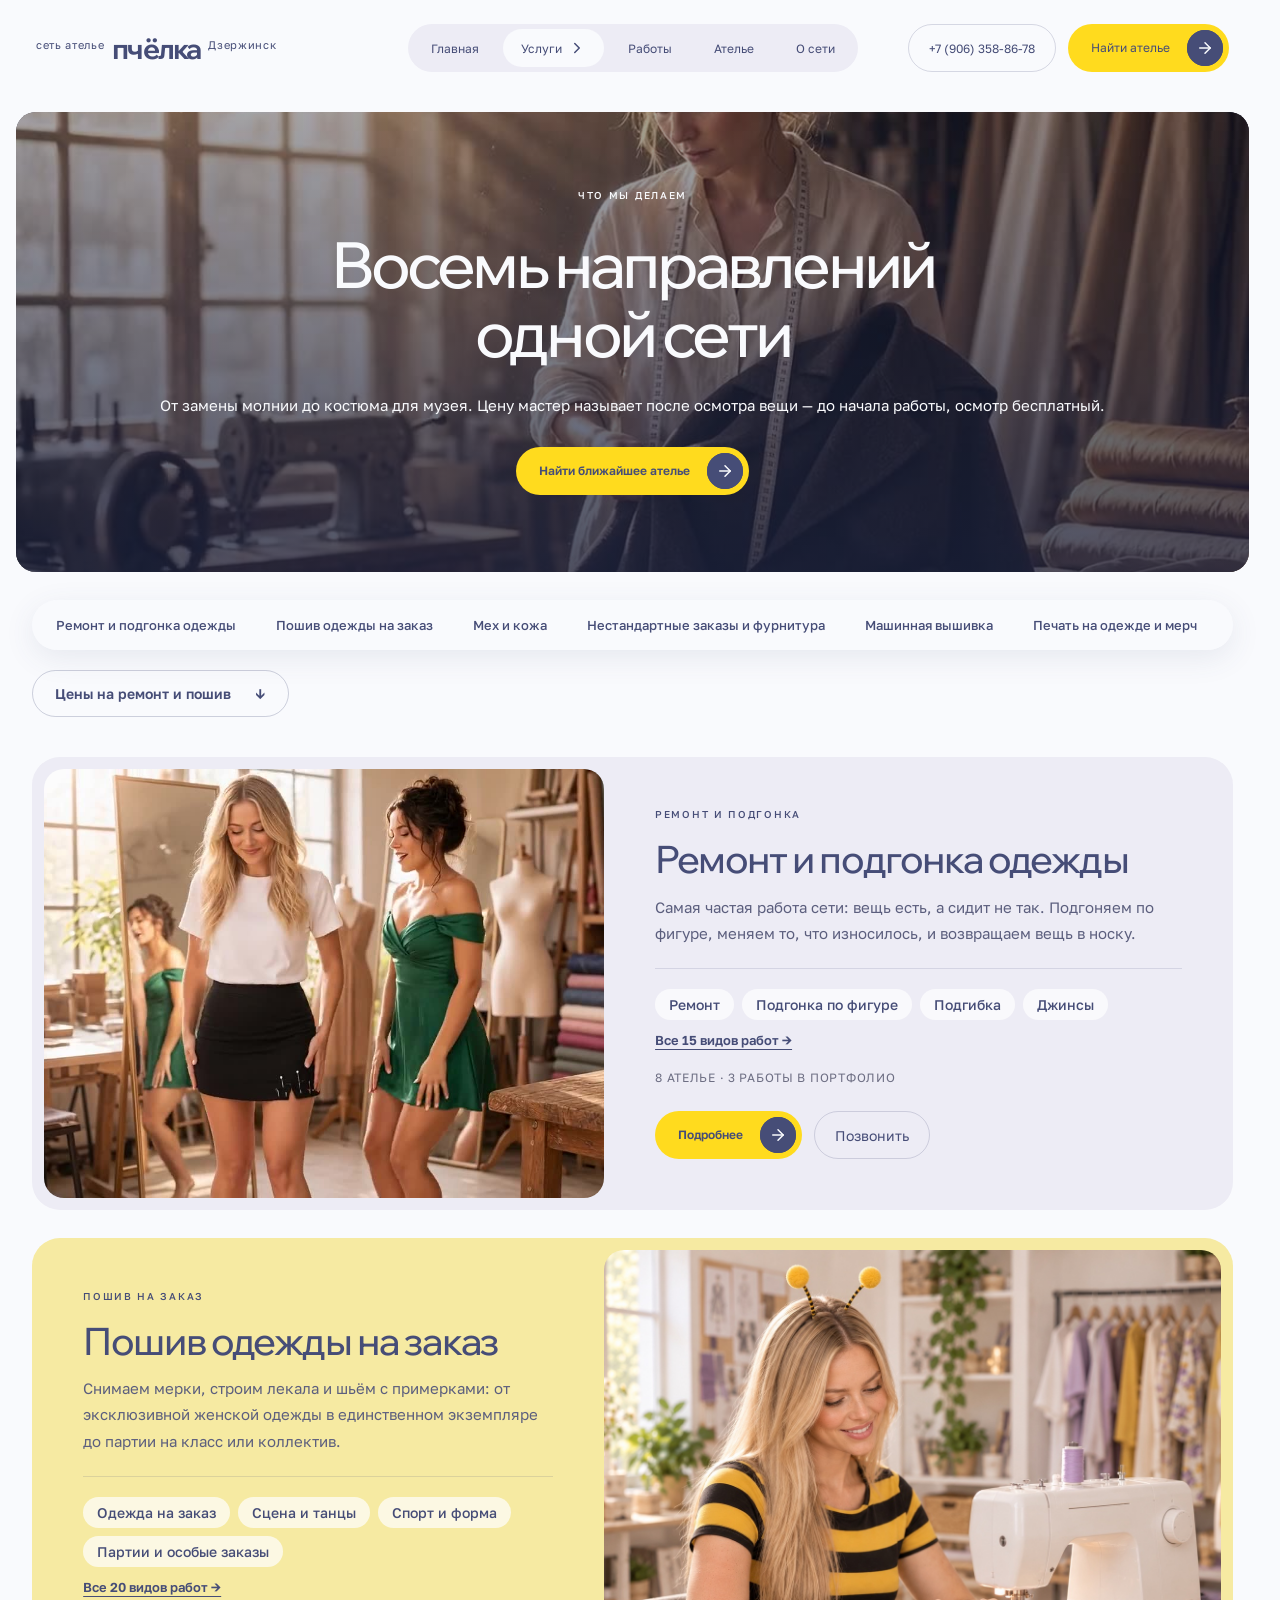
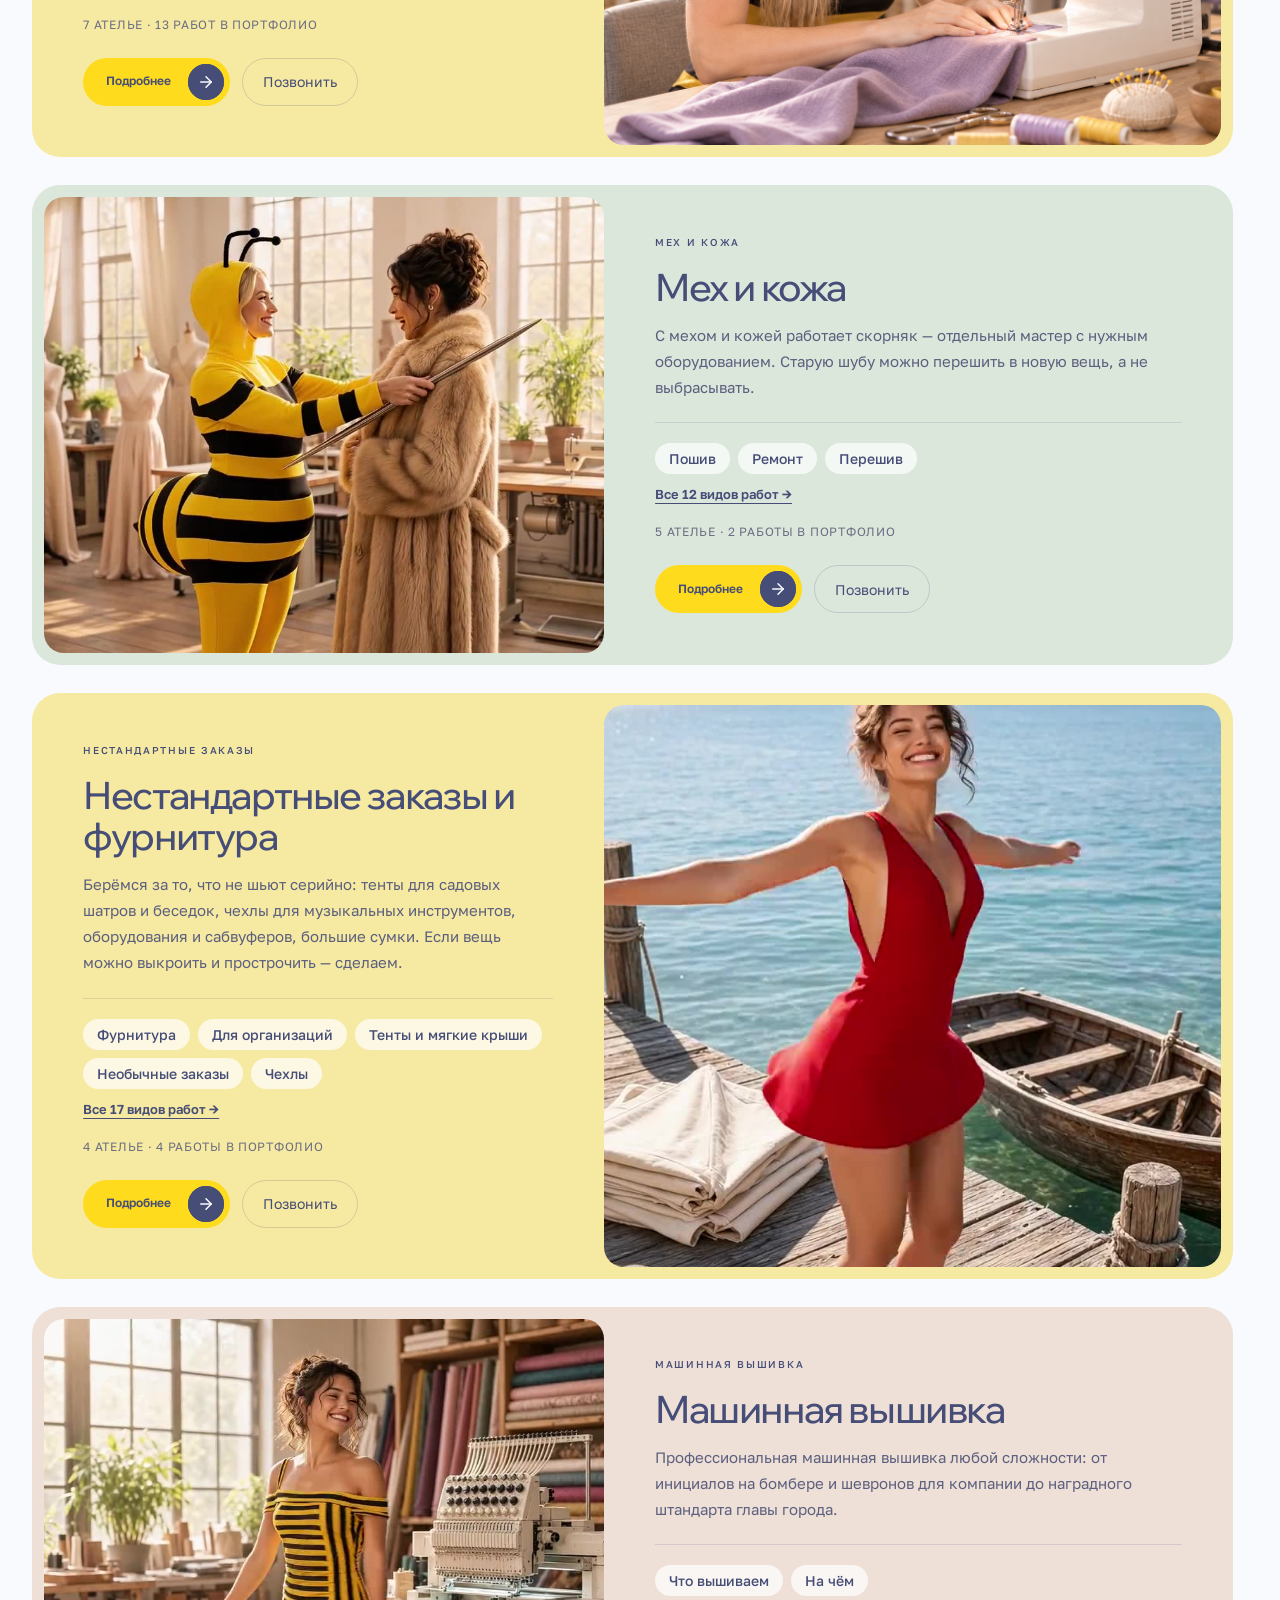
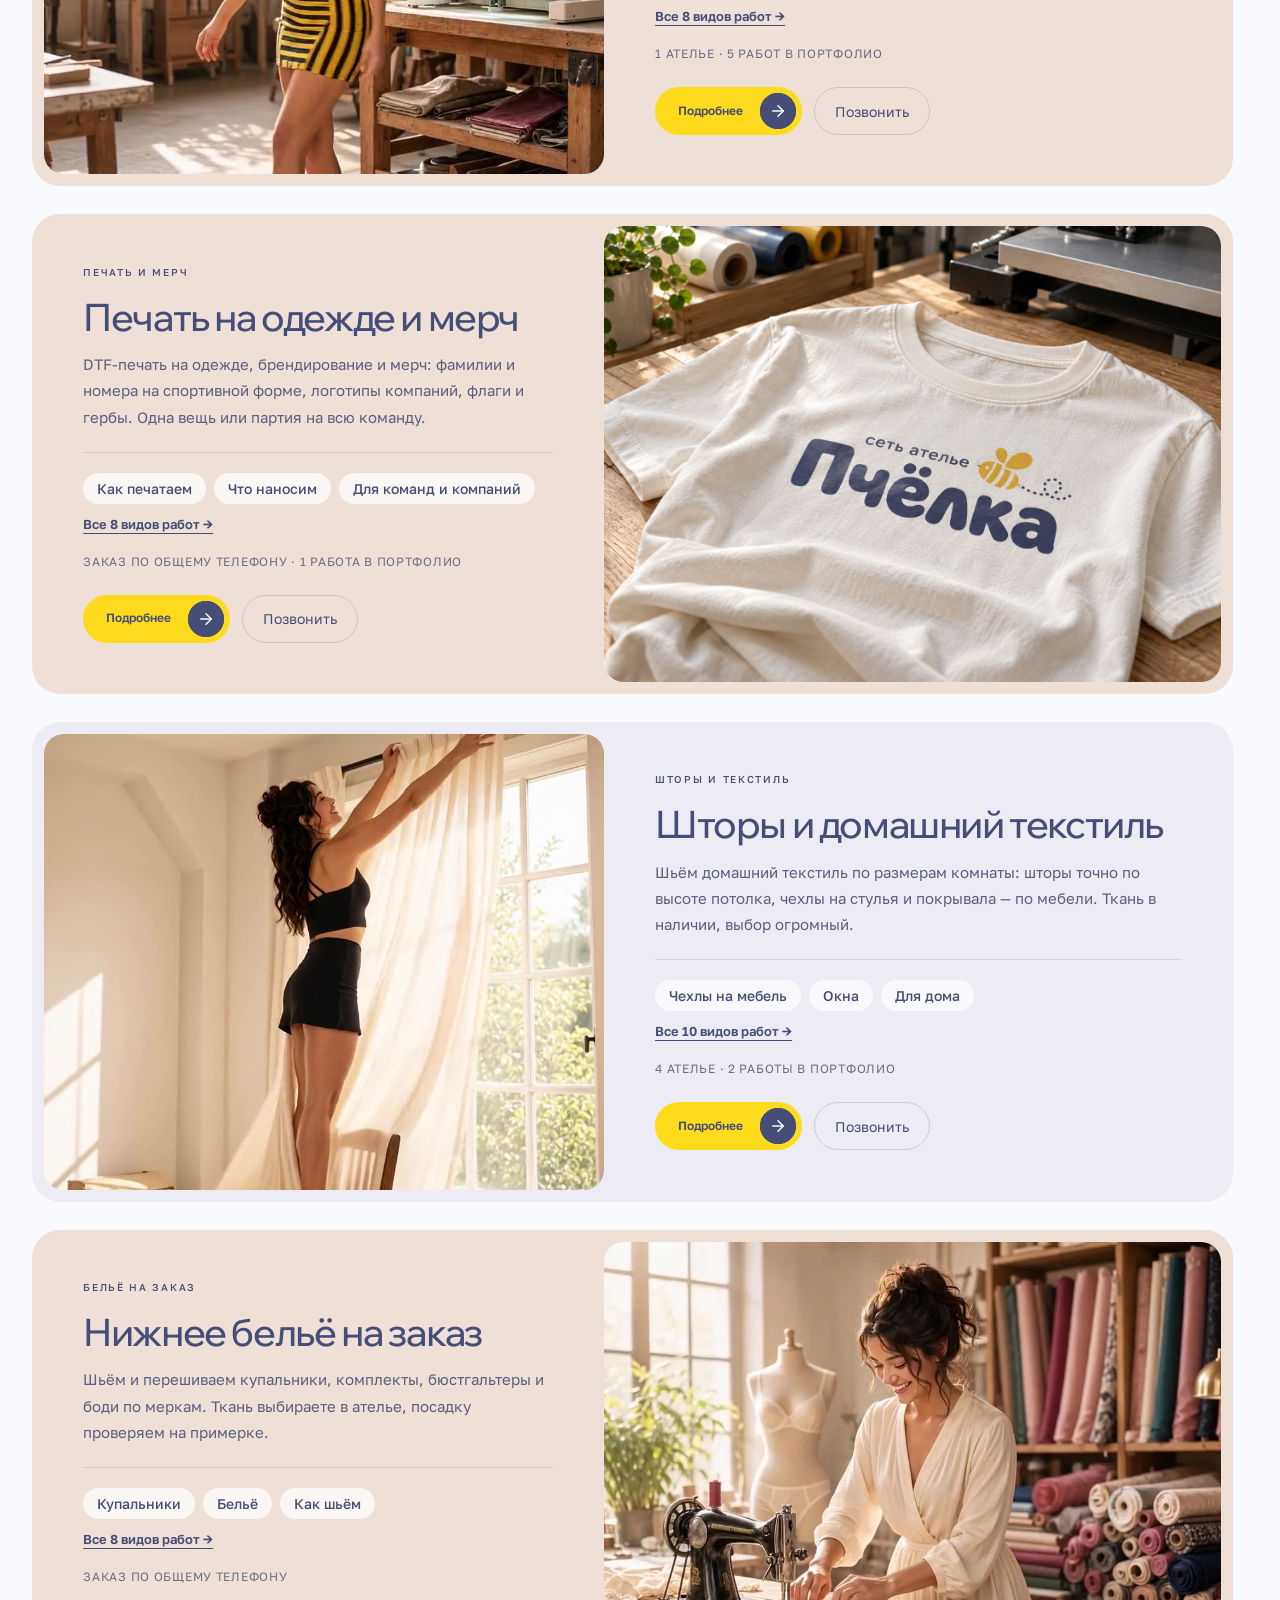
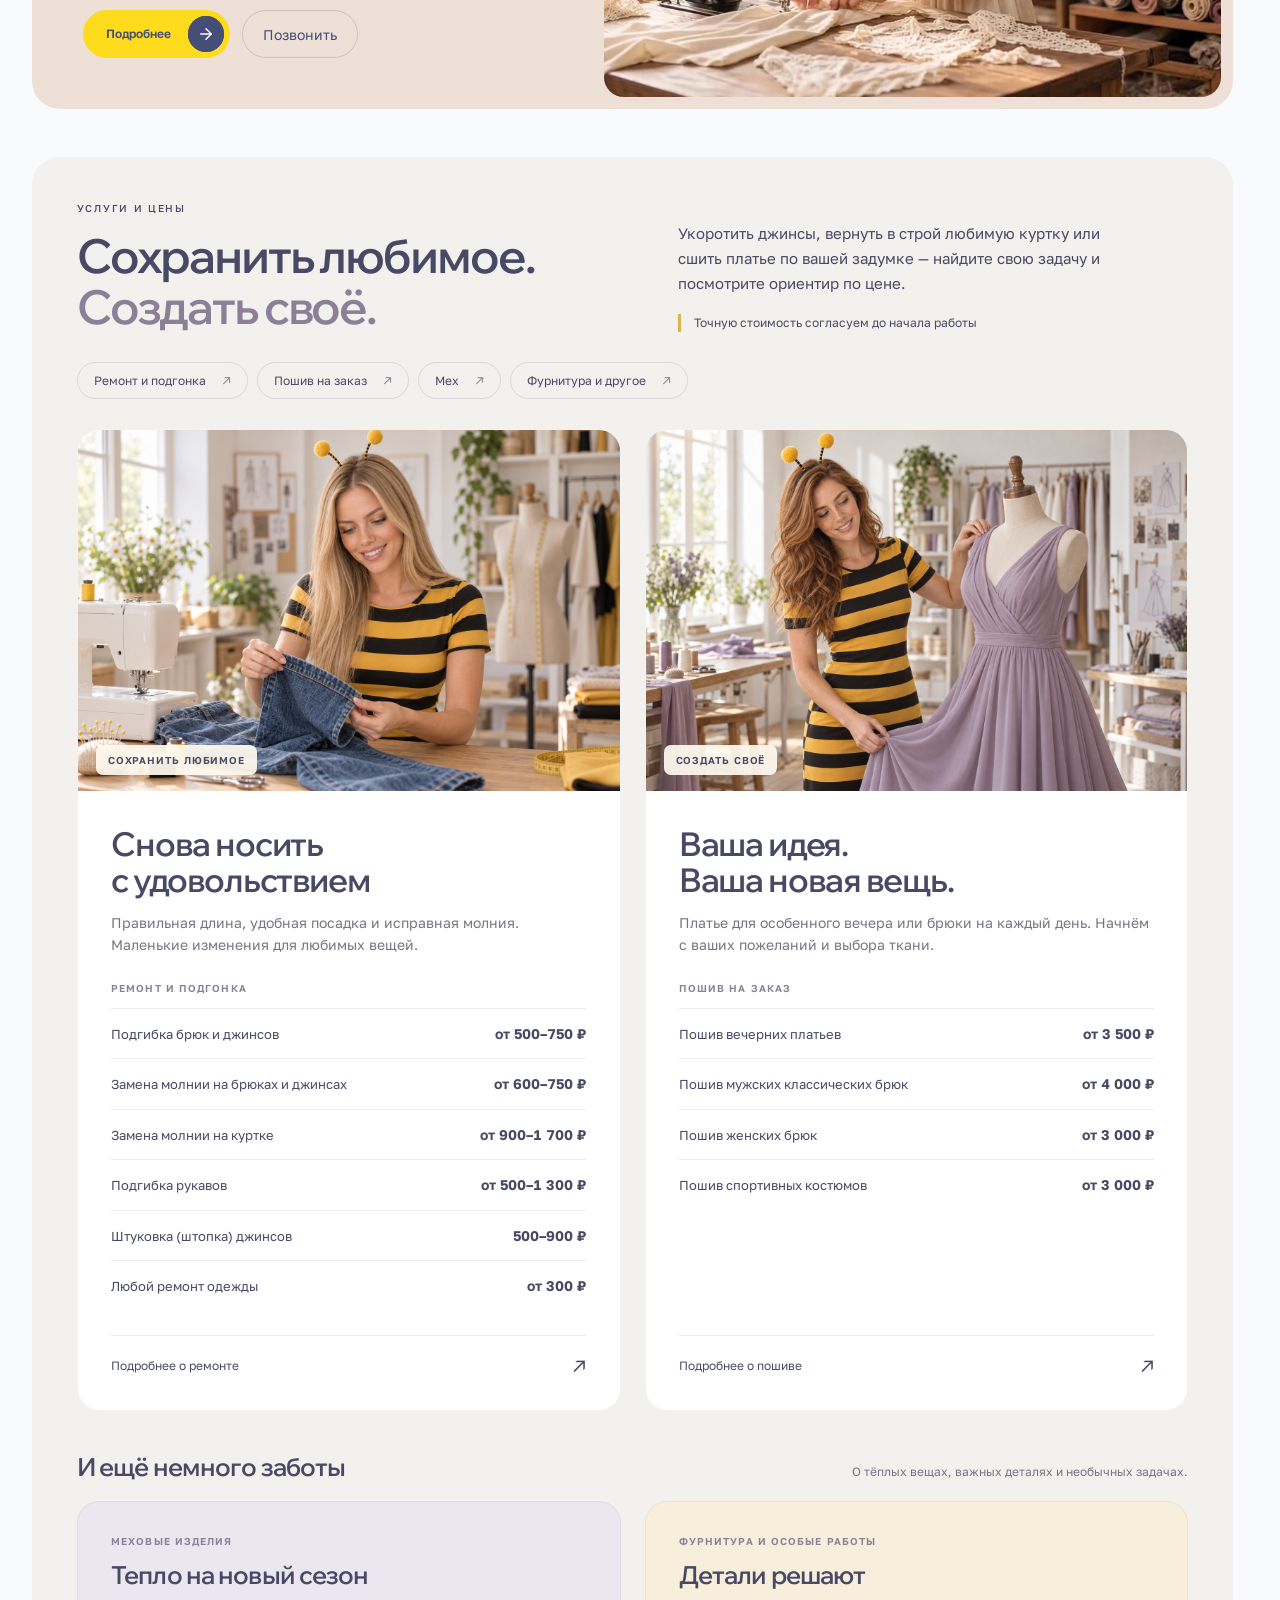
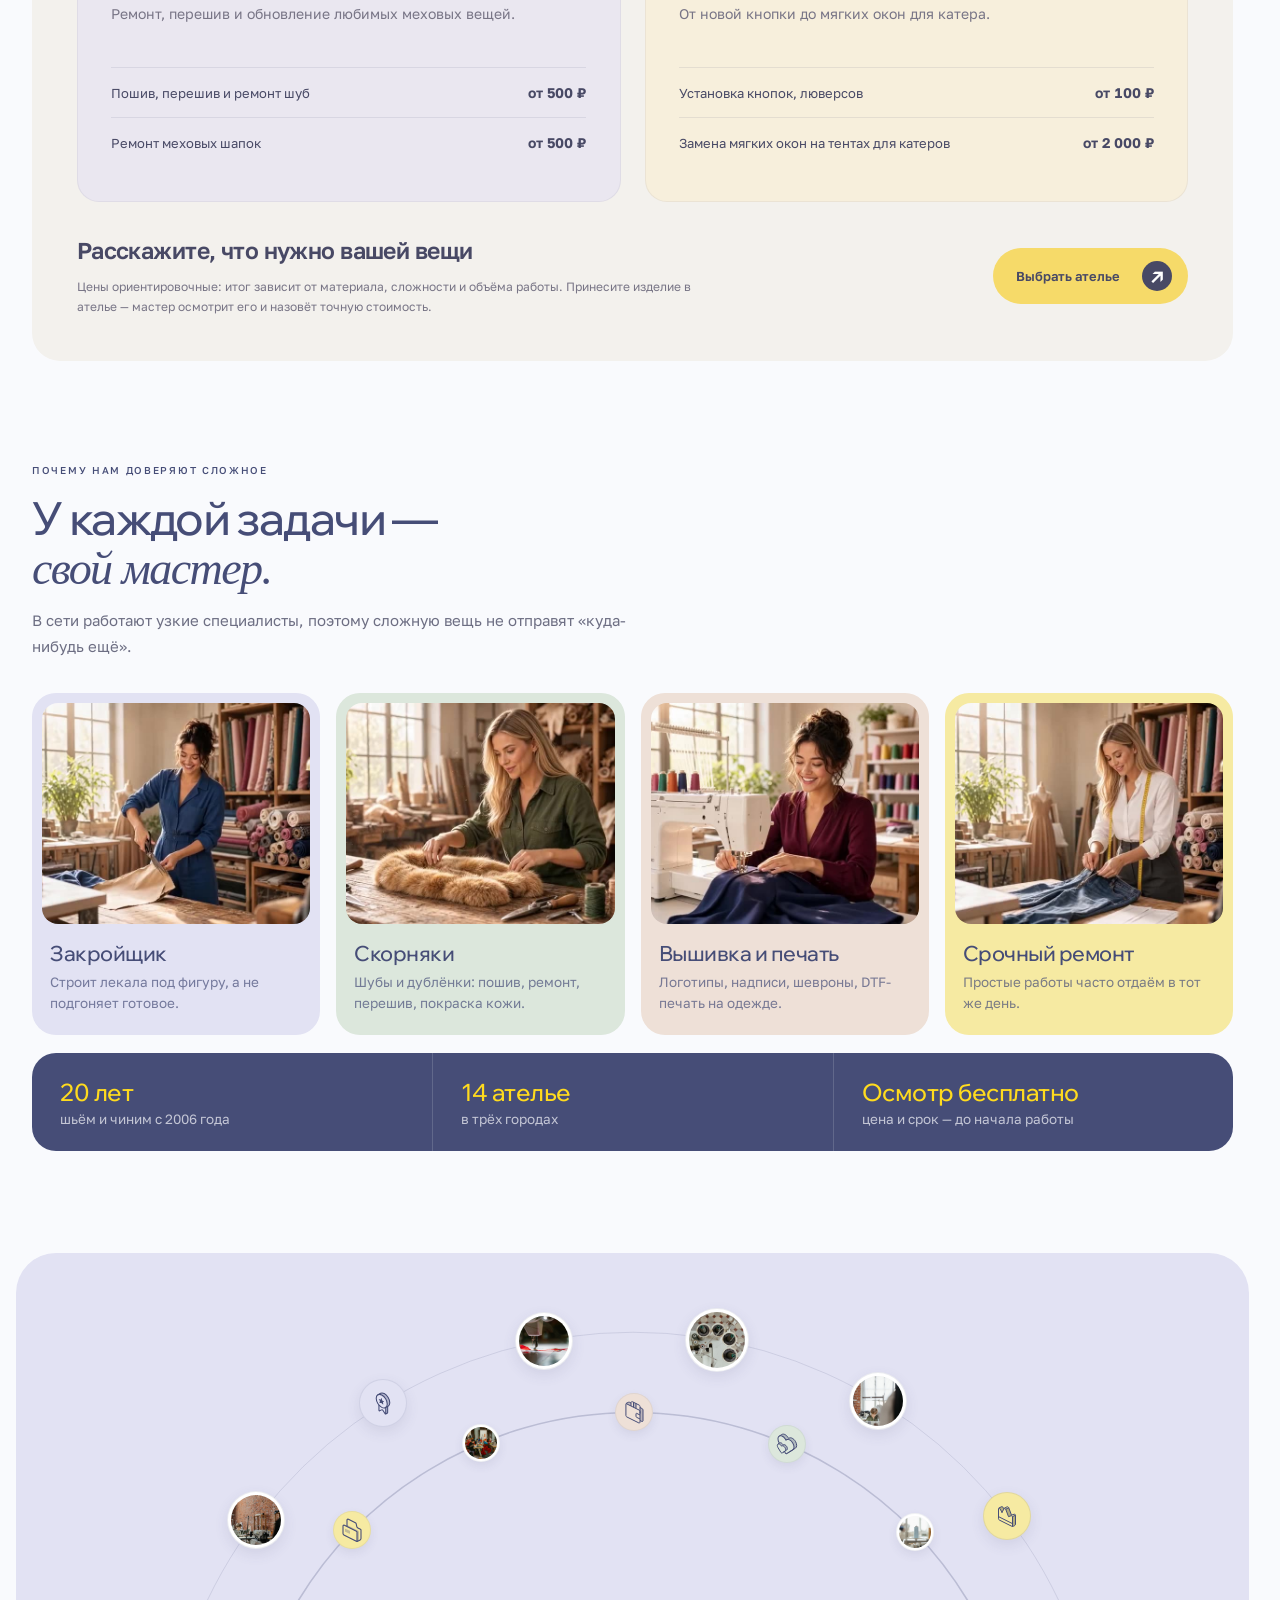
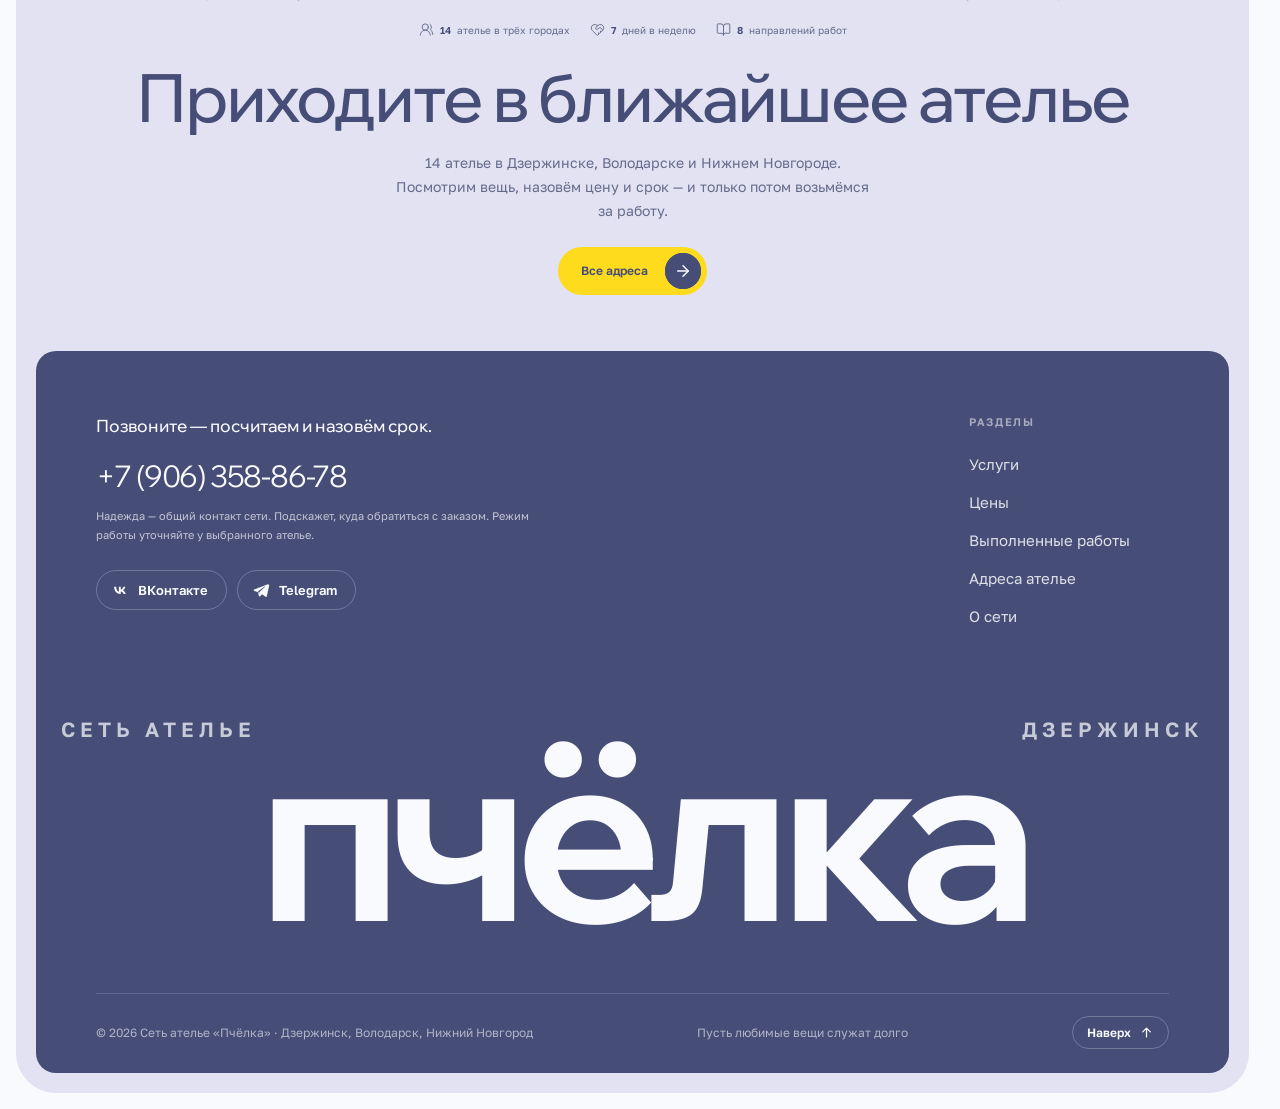
<file: uslugi.html>
<!DOCTYPE html><html lang="ru"><head>
<meta name="robots" content="noindex, nofollow"/><meta charset="utf-8"/><meta name="viewport" content="width=device-width, initial-scale=1"/><link rel="preconnect" href="https://fonts.googleapis.com"/><link rel="preconnect" href="https://fonts.gstatic.com" crossorigin/><link rel="stylesheet" href="https://fonts.googleapis.com/css2?family=Golos+Text:wght@400..900&family=Wix+Madefor+Display:wght@400..800&display=swap"/><link rel="stylesheet" href="assets/styles.css?v=seat15"/><link rel="icon" href="assets/img/logo-mark.png" type="image/png"/><title>Услуги ателье «Пчёлка» — ремонт, пошив, мех, вышивка, печать</title>
<!-- Section link preview -->
<meta property="og:type" content="website"/>
<meta property="og:locale" content="ru_RU"/>
<meta property="og:site_name" content="Сеть ателье «Пчёлка»"/>
<meta property="og:title" content="Услуги и цены — «Пчёлка»"/>
<meta property="og:description" content="Услуги сети из 14 ателье «Пчёлка»: ремонт и подгонка одежды, пошив по меркам, мех и кожа, машинная вышивка, шторы, тенты, печать и мерч. Цены на работы."/>
<meta property="og:url" content="https://s5hyhbpftv-alt.github.io/pchelka-demo/uslugi.html"/>
<meta property="og:image" content="https://s5hyhbpftv-alt.github.io/pchelka-demo/assets/img/previews/services-v1.jpg"/>
<meta property="og:image:secure_url" content="https://s5hyhbpftv-alt.github.io/pchelka-demo/assets/img/previews/services-v1.jpg"/>
<meta property="og:image:type" content="image/jpeg"/>
<meta property="og:image:width" content="1200"/>
<meta property="og:image:height" content="628"/>
<meta property="og:image:alt" content="Ателье «Пчёлка» — Услуги и цены"/>
<meta name="twitter:card" content="summary_large_image"/>
<meta name="twitter:title" content="Услуги и цены — «Пчёлка»"/>
<meta name="twitter:description" content="Услуги сети из 14 ателье «Пчёлка»: ремонт и подгонка одежды, пошив по меркам, мех и кожа, машинная вышивка, шторы, тенты, печать и мерч. Цены на работы."/>
<meta name="twitter:image" content="https://s5hyhbpftv-alt.github.io/pchelka-demo/assets/img/previews/services-v1.jpg"/>
<meta name="twitter:image:alt" content="Ателье «Пчёлка» — Услуги и цены"/>
<!-- /Section link preview -->
<meta name="description" content="Услуги сети из 14 ателье «Пчёлка»: ремонт и подгонка одежды, пошив по меркам, мех и кожа, машинная вышивка, шторы, тенты, печать и мерч. Цены на работы."/><link rel="stylesheet" href="assets/fixes.css?v=23"/><link rel="stylesheet" href="assets/navigation.css?v=4"/><link rel="stylesheet" href="assets/content-update.css?v=3"/><link rel="stylesheet" href="assets/price-story.css?v=9"/></head><body><div><header class="site-header"><a class="logo" aria-label="Ателье «Пчёлка» — на главную" href="index.html"><span class="logo-dot">сеть ателье</span>пчёлка<span class="logo-dot">Дзержинск</span></a><nav class="site-header-menu " aria-label="Главное меню"><div class="site-menu-row"><a href="index.html">Главная</a><button class="site-more-toggle is-current" type="button" aria-expanded="false" aria-controls="site-more-pages">Услуги<svg xmlns="http://www.w3.org/2000/svg" width="18" height="18" viewBox="0 0 24 24" fill="none" stroke="currentColor" stroke-width="2" stroke-linecap="round" stroke-linejoin="round" class="lucide lucide-chevron-right accordion-chevron" aria-hidden="true"><path d="m9 18 6-6-6-6"></path></svg></button><a href="raboty.html">Работы</a><a href="ateleye.html">Ателье</a><a href="o-nas.html">О сети</a></div><div class="site-more-pages" id="site-more-pages" hidden><a href="uslugi.html">Все услуги</a><a href="uslugi/remont.html">Ремонт и подгонка одежды</a><a href="uslugi/poshiv.html">Пошив одежды на заказ</a><a href="uslugi/meh-kozha.html">Мех и кожа</a><a href="uslugi/spec.html">Нестандартные заказы и фурнитура</a><a href="uslugi/vyshivka.html">Машинная вышивка</a><a href="uslugi/pechat.html">Печать на одежде и мерч</a><a href="uslugi/shtory.html">Шторы и домашний текстиль</a><a href="uslugi/bele.html">Нижнее бельё на заказ</a></div></nav><div class="site-header-actions"><a class="site-sign-in" href="tel:+79063588678">+7 (906) 358-86-78</a><a href="ateleye.html" class="arrow-fill-button  "><span class="arrow-fill-surface" aria-hidden="true"></span><span class="arrow-fill-content">Найти ателье</span><span class="arrow-fill-icon" aria-hidden="true"><svg xmlns="http://www.w3.org/2000/svg" width="18" height="18" viewBox="0 0 24 24" fill="none" stroke="currentColor" stroke-width="2" stroke-linecap="round" stroke-linejoin="round" class="lucide lucide-arrow-right arrow-out" aria-hidden="true"><path d="M5 12h14"></path><path d="m12 5 7 7-7 7"></path></svg><svg xmlns="http://www.w3.org/2000/svg" width="18" height="18" viewBox="0 0 24 24" fill="none" stroke="currentColor" stroke-width="2" stroke-linecap="round" stroke-linejoin="round" class="lucide lucide-arrow-right arrow-in" aria-hidden="true"><path d="M5 12h14"></path><path d="m12 5 7 7-7 7"></path></svg></span></a></div></header><main><div class="pricing-hero-wrap"><video class="pricing-hero-video" autoplay muted loop playsinline preload="metadata" poster="assets/img/services-poster.jpg"><source src="assets/img/services.mp4?v=opt" type="video/mp4"/></video><div class="pricing-hero"><div class="eyebrow">ЧТО МЫ ДЕЛАЕМ</div><h1>Восемь направлений<br/>одной сети</h1><p>От замены молнии до костюма для музея. Цену мастер называет после осмотра вещи — до начала работы, осмотр бесплатный.</p><a href="ateleye.html" class="arrow-fill-button  button primary"><span class="arrow-fill-surface" aria-hidden="true"></span><span class="arrow-fill-content">Найти ближайшее ателье</span><span class="arrow-fill-icon" aria-hidden="true"><svg xmlns="http://www.w3.org/2000/svg" width="18" height="18" viewBox="0 0 24 24" fill="none" stroke="currentColor" stroke-width="2" stroke-linecap="round" stroke-linejoin="round" class="lucide lucide-arrow-right arrow-out" aria-hidden="true"><path d="M5 12h14"></path><path d="m12 5 7 7-7 7"></path></svg><svg xmlns="http://www.w3.org/2000/svg" width="18" height="18" viewBox="0 0 24 24" fill="none" stroke="currentColor" stroke-width="2" stroke-linecap="round" stroke-linejoin="round" class="lucide lucide-arrow-right arrow-in" aria-hidden="true"><path d="M5 12h14"></path><path d="m12 5 7 7-7 7"></path></svg></span></a></div></div><nav class="dir-chips" aria-label="Направления"><a href="#remont">Ремонт и подгонка одежды</a><a href="#poshiv">Пошив одежды на заказ</a><a href="#meh-kozha">Мех и кожа</a><a href="#spec">Нестандартные заказы и фурнитура</a><a href="#vyshivka">Машинная вышивка</a><a href="#pechat">Печать на одежде и мерч</a><a href="#shtory">Шторы и домашний текстиль</a><a href="#bele">Нижнее бельё на заказ</a></nav><div class="price-shortcut"><a href="#prices">Цены на ремонт и пошив <span aria-hidden="true">↓</span></a></div><section class="dir-list"><article class="dir-row dir-lavender" id="remont"><a class="dir-photo" href="uslugi/remont.html" tabindex="-1" aria-hidden="true"><img src="assets/img/fitting-poster.jpg" alt="" loading="lazy"/></a><div class="dir-copy"><div class="eyebrow">РЕМОНТ И ПОДГОНКА</div><h2><a href="uslugi/remont.html">Ремонт и подгонка одежды</a></h2><p class="dir-lead">Самая частая работа сети: вещь есть, а сидит не так. Подгоняем по фигуре, меняем то, что износилось, и возвращаем вещь в носку.</p><ul class="dir-groups"><li>Ремонт<span>5</span></li><li>Подгонка по фигуре<span>3</span></li><li>Подгибка<span>4</span></li><li>Джинсы<span>3</span></li></ul><a class="dir-more" href="uslugi/remont.html">Все 15 видов работ →</a><p class="dir-facts">8 ателье · 3 работы в портфолио</p><div class="dir-actions"><a href="uslugi/remont.html" class="arrow-fill-button  button primary"><span class="arrow-fill-surface" aria-hidden="true"></span><span class="arrow-fill-content">Подробнее</span><span class="arrow-fill-icon" aria-hidden="true"><svg xmlns="http://www.w3.org/2000/svg" width="18" height="18" viewBox="0 0 24 24" fill="none" stroke="currentColor" stroke-width="2" stroke-linecap="round" stroke-linejoin="round" class="lucide lucide-arrow-right arrow-out" aria-hidden="true"><path d="M5 12h14"></path><path d="m12 5 7 7-7 7"></path></svg><svg xmlns="http://www.w3.org/2000/svg" width="18" height="18" viewBox="0 0 24 24" fill="none" stroke="currentColor" stroke-width="2" stroke-linecap="round" stroke-linejoin="round" class="lucide lucide-arrow-right arrow-in" aria-hidden="true"><path d="M5 12h14"></path><path d="m12 5 7 7-7 7"></path></svg></span></a><a class="coaches-membership-button" href="tel:+79063588678">Позвонить</a></div></div></article><article class="dir-row dir-yellow" id="poshiv"><a class="dir-photo" href="uslugi/poshiv.html" tabindex="-1" aria-hidden="true"><img src="assets/img/bee-custom-sewing-v2.jpg" alt="" loading="lazy" style="object-position:50% 15%"/></a><div class="dir-copy"><div class="eyebrow">ПОШИВ НА ЗАКАЗ</div><h2><a href="uslugi/poshiv.html">Пошив одежды на заказ</a></h2><p class="dir-lead">Снимаем мерки, строим лекала и шьём с примерками: от эксклюзивной женской одежды в единственном экземпляре до партии на класс или коллектив.</p><ul class="dir-groups"><li>Одежда на заказ<span>5</span></li><li>Сцена и танцы<span>7</span></li><li>Спорт и форма<span>4</span></li><li>Партии и особые заказы<span>4</span></li></ul><a class="dir-more" href="uslugi/poshiv.html">Все 20 видов работ →</a><p class="dir-facts">7 ателье · 13 работ в портфолио</p><div class="dir-actions"><a href="uslugi/poshiv.html" class="arrow-fill-button  button primary"><span class="arrow-fill-surface" aria-hidden="true"></span><span class="arrow-fill-content">Подробнее</span><span class="arrow-fill-icon" aria-hidden="true"><svg xmlns="http://www.w3.org/2000/svg" width="18" height="18" viewBox="0 0 24 24" fill="none" stroke="currentColor" stroke-width="2" stroke-linecap="round" stroke-linejoin="round" class="lucide lucide-arrow-right arrow-out" aria-hidden="true"><path d="M5 12h14"></path><path d="m12 5 7 7-7 7"></path></svg><svg xmlns="http://www.w3.org/2000/svg" width="18" height="18" viewBox="0 0 24 24" fill="none" stroke="currentColor" stroke-width="2" stroke-linecap="round" stroke-linejoin="round" class="lucide lucide-arrow-right arrow-in" aria-hidden="true"><path d="M5 12h14"></path><path d="m12 5 7 7-7 7"></path></svg></span></a><a class="coaches-membership-button" href="tel:+79063588678">Позвонить</a></div></div></article><article class="dir-row dir-sage" id="meh-kozha"><a class="dir-photo" href="uslugi/meh-kozha.html" tabindex="-1" aria-hidden="true"><img src="assets/img/meh-poster.jpg" alt="" loading="lazy"/></a><div class="dir-copy"><div class="eyebrow">МЕХ И КОЖА</div><h2><a href="uslugi/meh-kozha.html">Мех и кожа</a></h2><p class="dir-lead">С мехом и кожей работает скорняк — отдельный мастер с нужным оборудованием. Старую шубу можно перешить в новую вещь, а не выбрасывать.</p><ul class="dir-groups"><li>Пошив<span>4</span></li><li>Ремонт<span>4</span></li><li>Перешив<span>4</span></li></ul><a class="dir-more" href="uslugi/meh-kozha.html">Все 12 видов работ →</a><p class="dir-facts">5 ателье · 2 работы в портфолио</p><div class="dir-actions"><a href="uslugi/meh-kozha.html" class="arrow-fill-button  button primary"><span class="arrow-fill-surface" aria-hidden="true"></span><span class="arrow-fill-content">Подробнее</span><span class="arrow-fill-icon" aria-hidden="true"><svg xmlns="http://www.w3.org/2000/svg" width="18" height="18" viewBox="0 0 24 24" fill="none" stroke="currentColor" stroke-width="2" stroke-linecap="round" stroke-linejoin="round" class="lucide lucide-arrow-right arrow-out" aria-hidden="true"><path d="M5 12h14"></path><path d="m12 5 7 7-7 7"></path></svg><svg xmlns="http://www.w3.org/2000/svg" width="18" height="18" viewBox="0 0 24 24" fill="none" stroke="currentColor" stroke-width="2" stroke-linecap="round" stroke-linejoin="round" class="lucide lucide-arrow-right arrow-in" aria-hidden="true"><path d="M5 12h14"></path><path d="m12 5 7 7-7 7"></path></svg></span></a><a class="coaches-membership-button" href="tel:+79063588678">Позвонить</a></div></div></article><article class="dir-row dir-yellow" id="spec"><a class="dir-photo" href="uslugi/spec.html" tabindex="-1" aria-hidden="true"><img src="assets/img/spec-poster.jpg" alt="" loading="lazy"/></a><div class="dir-copy"><div class="eyebrow">НЕСТАНДАРТНЫЕ ЗАКАЗЫ</div><h2><a href="uslugi/spec.html">Нестандартные заказы и фурнитура</a></h2><p class="dir-lead">Берёмся за то, что не шьют серийно: тенты для садовых шатров и беседок, чехлы для музыкальных инструментов, оборудования и сабвуферов, большие сумки. Если вещь можно выкроить и прострочить — сделаем.</p><ul class="dir-groups"><li>Фурнитура<span>5</span></li><li>Для организаций<span>2</span></li><li>Тенты и мягкие крыши<span>4</span></li><li>Необычные заказы<span>3</span></li><li>Чехлы<span>3</span></li></ul><a class="dir-more" href="uslugi/spec.html">Все 17 видов работ →</a><p class="dir-facts">4 ателье · 4 работы в портфолио</p><div class="dir-actions"><a href="uslugi/spec.html" class="arrow-fill-button  button primary"><span class="arrow-fill-surface" aria-hidden="true"></span><span class="arrow-fill-content">Подробнее</span><span class="arrow-fill-icon" aria-hidden="true"><svg xmlns="http://www.w3.org/2000/svg" width="18" height="18" viewBox="0 0 24 24" fill="none" stroke="currentColor" stroke-width="2" stroke-linecap="round" stroke-linejoin="round" class="lucide lucide-arrow-right arrow-out" aria-hidden="true"><path d="M5 12h14"></path><path d="m12 5 7 7-7 7"></path></svg><svg xmlns="http://www.w3.org/2000/svg" width="18" height="18" viewBox="0 0 24 24" fill="none" stroke="currentColor" stroke-width="2" stroke-linecap="round" stroke-linejoin="round" class="lucide lucide-arrow-right arrow-in" aria-hidden="true"><path d="M5 12h14"></path><path d="m12 5 7 7-7 7"></path></svg></span></a><a class="coaches-membership-button" href="tel:+79063588678">Позвонить</a></div></div></article><article class="dir-row dir-peach" id="vyshivka"><a class="dir-photo" href="uslugi/vyshivka.html" tabindex="-1" aria-hidden="true"><img src="assets/img/vyshivka-poster.jpg" alt="" loading="lazy"/></a><div class="dir-copy"><div class="eyebrow">МАШИННАЯ ВЫШИВКА</div><h2><a href="uslugi/vyshivka.html">Машинная вышивка</a></h2><p class="dir-lead">Профессиональная машинная вышивка любой сложности: от инициалов на бомбере и шевронов для компании до наградного штандарта главы города.</p><ul class="dir-groups"><li>Что вышиваем<span>4</span></li><li>На чём<span>4</span></li></ul><a class="dir-more" href="uslugi/vyshivka.html">Все 8 видов работ →</a><p class="dir-facts">1 ателье · 5 работ в портфолио</p><div class="dir-actions"><a href="uslugi/vyshivka.html" class="arrow-fill-button  button primary"><span class="arrow-fill-surface" aria-hidden="true"></span><span class="arrow-fill-content">Подробнее</span><span class="arrow-fill-icon" aria-hidden="true"><svg xmlns="http://www.w3.org/2000/svg" width="18" height="18" viewBox="0 0 24 24" fill="none" stroke="currentColor" stroke-width="2" stroke-linecap="round" stroke-linejoin="round" class="lucide lucide-arrow-right arrow-out" aria-hidden="true"><path d="M5 12h14"></path><path d="m12 5 7 7-7 7"></path></svg><svg xmlns="http://www.w3.org/2000/svg" width="18" height="18" viewBox="0 0 24 24" fill="none" stroke="currentColor" stroke-width="2" stroke-linecap="round" stroke-linejoin="round" class="lucide lucide-arrow-right arrow-in" aria-hidden="true"><path d="M5 12h14"></path><path d="m12 5 7 7-7 7"></path></svg></span></a><a class="coaches-membership-button" href="tel:+79063588678">Позвонить</a></div></div></article><article class="dir-row dir-peach" id="pechat"><a class="dir-photo" href="uslugi/pechat.html" tabindex="-1" aria-hidden="true"><img src="assets/img/pechat-merch-v2.png" alt="" loading="lazy"/></a><div class="dir-copy"><div class="eyebrow">ПЕЧАТЬ И МЕРЧ</div><h2><a href="uslugi/pechat.html">Печать на одежде и мерч</a></h2><p class="dir-lead">DTF-печать на одежде, брендирование и мерч: фамилии и номера на спортивной форме, логотипы компаний, флаги и гербы. Одна вещь или партия на всю команду.</p><ul class="dir-groups"><li>Как печатаем<span>3</span></li><li>Что наносим<span>3</span></li><li>Для команд и компаний<span>2</span></li></ul><a class="dir-more" href="uslugi/pechat.html">Все 8 видов работ →</a><p class="dir-facts">заказ по общему телефону · 1 работа в портфолио</p><div class="dir-actions"><a href="uslugi/pechat.html" class="arrow-fill-button  button primary"><span class="arrow-fill-surface" aria-hidden="true"></span><span class="arrow-fill-content">Подробнее</span><span class="arrow-fill-icon" aria-hidden="true"><svg xmlns="http://www.w3.org/2000/svg" width="18" height="18" viewBox="0 0 24 24" fill="none" stroke="currentColor" stroke-width="2" stroke-linecap="round" stroke-linejoin="round" class="lucide lucide-arrow-right arrow-out" aria-hidden="true"><path d="M5 12h14"></path><path d="m12 5 7 7-7 7"></path></svg><svg xmlns="http://www.w3.org/2000/svg" width="18" height="18" viewBox="0 0 24 24" fill="none" stroke="currentColor" stroke-width="2" stroke-linecap="round" stroke-linejoin="round" class="lucide lucide-arrow-right arrow-in" aria-hidden="true"><path d="M5 12h14"></path><path d="m12 5 7 7-7 7"></path></svg></span></a><a class="coaches-membership-button" href="tel:+79063588678">Позвонить</a></div></div></article><article class="dir-row dir-lavender" id="shtory"><a class="dir-photo" href="uslugi/shtory.html" tabindex="-1" aria-hidden="true"><img src="assets/img/shtory-poster.jpg" alt="" loading="lazy"/></a><div class="dir-copy"><div class="eyebrow">ШТОРЫ И ТЕКСТИЛЬ</div><h2><a href="uslugi/shtory.html">Шторы и домашний текстиль</a></h2><p class="dir-lead">Шьём домашний текстиль по размерам комнаты: шторы точно по высоте потолка, чехлы на стулья и покрывала — по мебели. Ткань в наличии, выбор огромный.</p><ul class="dir-groups"><li>Чехлы на мебель<span>3</span></li><li>Окна<span>3</span></li><li>Для дома<span>4</span></li></ul><a class="dir-more" href="uslugi/shtory.html">Все 10 видов работ →</a><p class="dir-facts">4 ателье · 2 работы в портфолио</p><div class="dir-actions"><a href="uslugi/shtory.html" class="arrow-fill-button  button primary"><span class="arrow-fill-surface" aria-hidden="true"></span><span class="arrow-fill-content">Подробнее</span><span class="arrow-fill-icon" aria-hidden="true"><svg xmlns="http://www.w3.org/2000/svg" width="18" height="18" viewBox="0 0 24 24" fill="none" stroke="currentColor" stroke-width="2" stroke-linecap="round" stroke-linejoin="round" class="lucide lucide-arrow-right arrow-out" aria-hidden="true"><path d="M5 12h14"></path><path d="m12 5 7 7-7 7"></path></svg><svg xmlns="http://www.w3.org/2000/svg" width="18" height="18" viewBox="0 0 24 24" fill="none" stroke="currentColor" stroke-width="2" stroke-linecap="round" stroke-linejoin="round" class="lucide lucide-arrow-right arrow-in" aria-hidden="true"><path d="M5 12h14"></path><path d="m12 5 7 7-7 7"></path></svg></span></a><a class="coaches-membership-button" href="tel:+79063588678">Позвонить</a></div></div></article><article class="dir-row dir-peach" id="bele"><a class="dir-photo" href="uslugi/bele.html" tabindex="-1" aria-hidden="true"><img src="assets/img/bele-poster.jpg" alt="" loading="lazy"/></a><div class="dir-copy"><div class="eyebrow">БЕЛЬЁ НА ЗАКАЗ</div><h2><a href="uslugi/bele.html">Нижнее бельё на заказ</a></h2><p class="dir-lead">Шьём и перешиваем купальники, комплекты, бюстгальтеры и боди по меркам. Ткань выбираете в ателье, посадку проверяем на примерке.</p><ul class="dir-groups"><li>Купальники<span>2</span></li><li>Бельё<span>4</span></li><li>Как шьём<span>2</span></li></ul><a class="dir-more" href="uslugi/bele.html">Все 8 видов работ →</a><p class="dir-facts">заказ по общему телефону</p><div class="dir-actions"><a href="uslugi/bele.html" class="arrow-fill-button  button primary"><span class="arrow-fill-surface" aria-hidden="true"></span><span class="arrow-fill-content">Подробнее</span><span class="arrow-fill-icon" aria-hidden="true"><svg xmlns="http://www.w3.org/2000/svg" width="18" height="18" viewBox="0 0 24 24" fill="none" stroke="currentColor" stroke-width="2" stroke-linecap="round" stroke-linejoin="round" class="lucide lucide-arrow-right arrow-out" aria-hidden="true"><path d="M5 12h14"></path><path d="m12 5 7 7-7 7"></path></svg><svg xmlns="http://www.w3.org/2000/svg" width="18" height="18" viewBox="0 0 24 24" fill="none" stroke="currentColor" stroke-width="2" stroke-linecap="round" stroke-linejoin="round" class="lucide lucide-arrow-right arrow-in" aria-hidden="true"><path d="M5 12h14"></path><path d="m12 5 7 7-7 7"></path></svg></span></a><a class="coaches-membership-button" href="tel:+79063588678">Позвонить</a></div></div></article></section><section class="price-guide price-guide-story" id="prices" aria-labelledby="prices-title">
<div class="price-story-heading"><div><div class="eyebrow">УСЛУГИ И ЦЕНЫ</div><h2 id="prices-title">Сохранить любимое.<br><span>Создать своё.</span></h2></div><div class="price-story-intro"><p>Укоротить джинсы, вернуть в строй любимую куртку или сшить платье по вашей задумке — найдите свою задачу и посмотрите ориентир по цене.</p><span class="price-story-note">Точную стоимость согласуем до начала работы</span></div></div>
<nav class="price-story-nav" aria-label="Разделы прайса"><a href="#prices-repair">Ремонт и подгонка <span>↗</span></a><a href="#prices-sewing">Пошив на заказ <span>↗</span></a><a href="#prices-fur">Мех <span>↗</span></a><a href="#prices-details">Фурнитура и другое <span>↗</span></a></nav>
<div class="price-story-main">
<article class="price-chapter" id="prices-repair"><figure class="price-chapter-photo"><img src="assets/img/prices-repair-story-v2.jpg" width="1536" height="1024" alt="Улыбающаяся блондинка в костюме пчёлки показывает аккуратно подшитый край джинсов" loading="lazy"/><figcaption>СОХРАНИТЬ ЛЮБИМОЕ</figcaption></figure><div class="price-chapter-body"><h3>Снова носить<br>с удовольствием</h3><p class="price-chapter-copy">Правильная длина, удобная посадка и исправная молния. Маленькие изменения для любимых вещей.</p><div class="price-category">РЕМОНТ И ПОДГОНКА</div><dl class="price-repair-list" data-price-reveal><div class="price-row"><dt>Подгибка брюк и джинсов</dt><dd>от 500–750 ₽</dd></div><div class="price-row"><dt>Замена молнии на брюках и джинсах</dt><dd>от 600–750 ₽</dd></div><div class="price-row"><dt>Замена молнии на куртке</dt><dd>от 900–1 700 ₽</dd></div><div class="price-row"><dt>Подгибка рукавов</dt><dd>от 500–1 300 ₽</dd></div><div class="price-row"><dt>Штуковка (штопка) джинсов</dt><dd>500–900 ₽</dd></div><div class="price-row"><dt>Любой ремонт одежды</dt><dd>от 300 ₽</dd></div></dl><a class="price-service-link" href="uslugi/remont.html">Подробнее о ремонте <span aria-hidden="true">↗</span></a></div></article>
<article class="price-chapter" id="prices-sewing"><figure class="price-chapter-photo"><img src="assets/img/prices-sewing-story-v2.jpg" width="1536" height="1024" alt="Улыбающаяся рыжая девушка в костюме пчёлки поправляет лавандовое платье на манекене" loading="lazy"/><figcaption>СОЗДАТЬ СВОЁ</figcaption></figure><div class="price-chapter-body"><h3>Ваша идея.<br>Ваша новая вещь.</h3><p class="price-chapter-copy">Платье для особенного вечера или брюки на каждый день. Начнём с ваших пожеланий и выбора ткани.</p><div class="price-category">ПОШИВ НА ЗАКАЗ</div><dl><div class="price-row"><dt>Пошив вечерних платьев</dt><dd>от 3 500 ₽</dd></div><div class="price-row"><dt>Пошив мужских классических брюк</dt><dd>от 4 000 ₽</dd></div><div class="price-row"><dt>Пошив женских брюк</dt><dd>от 3 000 ₽</dd></div><div class="price-row"><dt>Пошив спортивных костюмов</dt><dd>от 3 000 ₽</dd></div></dl><a class="price-service-link" href="uslugi/poshiv.html">Подробнее о пошиве <span aria-hidden="true">↗</span></a></div></article>
</div>
<div class="price-extra-heading"><h3>И ещё немного заботы</h3><p>О тёплых вещах, важных деталях и необычных задачах.</p></div>
<div class="price-story-small"><article class="price-chapter" id="prices-fur"><div class="price-chapter-body"><div class="price-category">МЕХОВЫЕ ИЗДЕЛИЯ</div><h3>Тепло на новый сезон</h3><p class="price-chapter-copy">Ремонт, перешив и обновление любимых меховых вещей.</p><dl><div class="price-row"><dt>Пошив, перешив и ремонт шуб</dt><dd>от 500 ₽</dd></div><div class="price-row"><dt>Ремонт меховых шапок</dt><dd>от 500 ₽</dd></div></dl></div></article><article class="price-chapter" id="prices-details"><div class="price-chapter-body"><div class="price-category">ФУРНИТУРА И ОСОБЫЕ РАБОТЫ</div><h3>Детали решают</h3><p class="price-chapter-copy">От новой кнопки до мягких окон для катера.</p><dl><div class="price-row"><dt>Установка кнопок, люверсов</dt><dd>от 100 ₽</dd></div><div class="price-row"><dt>Замена мягких окон на тентах для катеров</dt><dd>от 2 000 ₽</dd></div></dl></div></article></div>
<div class="price-story-footer"><div><strong>Расскажите, что нужно вашей вещи</strong><p>Цены ориентировочные: итог зависит от материала, сложности и объёма работы. Принесите изделие в ателье — мастер осмотрит его и назовёт точную стоимость.</p></div><a class="price-story-cta" href="ateleye.html">Выбрать ателье <span aria-hidden="true">↗</span></a></div></section><section class="hard"><div class="hard-head"><div class="eyebrow">ПОЧЕМУ НАМ ДОВЕРЯЮТ СЛОЖНОЕ</div><h2>У каждой задачи —<br/><span class="serif-word">свой мастер.</span></h2><p>В сети работают узкие специалисты, поэтому сложную вещь не отправят «куда-нибудь ещё».</p></div><div class="hard-grid"><a class="hard-card" href="ateleye.html#tochka-5"><span class="hard-img"><img src="assets/img/master-cut.jpg" alt="" loading="lazy"/></span><span class="hard-copy"><b>Закройщик</b><span>Строит лекала под фигуру, а не подгоняет готовое.</span></span></a><a class="hard-card" href="ateleye.html#tochka-10"><span class="hard-img"><img src="assets/img/master-fur.jpg" alt="" loading="lazy"/></span><span class="hard-copy"><b>Скорняки</b><span>Шубы и дублёнки: пошив, ремонт, перешив, покраска кожи.</span></span></a><a class="hard-card" href="uslugi/vyshivka.html"><span class="hard-img"><img src="assets/img/master-emb.jpg" alt="" loading="lazy"/></span><span class="hard-copy"><b>Вышивка и печать</b><span>Логотипы, надписи, шевроны, DTF-печать на одежде.</span></span></a><a class="hard-card" href="ateleye.html#tochka-6"><span class="hard-img"><img src="assets/img/master-fix.jpg" alt="" loading="lazy"/></span><span class="hard-copy"><b>Срочный ремонт</b><span>Простые работы часто отдаём в тот же день.</span></span></a></div><div class="hard-facts"><div><b>20 лет</b><span>шьём и чиним с 2006 года</span></div><div><b>14 ателье</b><span>в трёх городах</span></div><div><b>Осмотр бесплатно</b><span>цена и срок — до начала работы</span></div></div></section><section class="final-cta final-cta-orbit final-cta-with-footer" id="contacts">
<div class="mantality-orbit-cta">
<div class="mantality-orbit-visual" aria-hidden="true"><svg class="mantality-orbit-rings" viewBox="0 0 1000 340" fill="none"><path d="M 74 312 A 472 472 0 0 1 926 312"></path><path d="M 165 312 A 392 392 0 0 1 835 312"></path></svg>
<div class="mantality-orbit-avatar mantality-orbit-avatar-1">
<img src="assets/stock/atelier-1.jpg" alt=""/></div>
<div class="mantality-orbit-avatar mantality-orbit-avatar-2 mantality-orbit-swapped-icon mantality-orbit-badge-yellow"><svg width="24" height="24" viewBox="0 0 24 24" xmlns="http://www.w3.org/2000/svg"><g fill="none" class="nc-icon-wrapper"><path d="M3.5 12.6339L17.5 19.6339" stroke="#1c1f21"></path><path d="M20.4909 11.14L17.4702 12.665V22.4309L20.4909 20.8766V11.14Z" fill="#1c1f214D"></path><path d="M13.7164 3.72028L10.725 5.18663L13.7164 12.6063L16.7664 11.7559L13.7164 3.72028Z" fill="#1c1f214D"></path><path d="M7.29999 2.5L4.30042 3.79611L7.00373 8.0362L9.07749 4.92556L7.29999 2.5Z" fill="#1c1f214D"></path><path d="M7 8.13391L9.35088 4.37251C9.4484 4.21647 9.58708 4.09037 9.75166 4.00808L12.0528 2.85752C12.3343 2.71675 12.6657 2.71675 12.9472 2.85752L13.1488 2.95829C13.3745 3.07118 13.5493 3.26526 13.6379 3.5016L16.5 11.1339L19.107 10.2649C19.3586 10.181 19.6333 10.2005 19.8705 10.3192L19.9472 10.3575C20.286 10.5269 20.5 10.8732 20.5 11.2519V20.2069C20.5 20.775 20.179 21.2944 19.6708 21.5485L18.1708 22.2985C17.7485 22.5096 17.2515 22.5096 16.8292 22.2985L4.32918 16.0485C3.821 15.7944 3.5 15.275 3.5 14.7069V4.58633C3.5 4.14875 3.96049 3.86416 4.35187 4.05984C4.44874 4.10828 4.53037 4.18251 4.58778 4.27436L7 8.13391Z" stroke="#1c1f21" stroke-miterlimit="10" stroke-linecap="square"></path><path d="M3.92041 4.01889L6.78657 2.58581C6.87459 2.5418 6.97164 2.51889 7.07005 2.51889C7.28808 2.51889 7.49081 2.63094 7.6068 2.81556L8.90635 4.88405" stroke="#1c1f21" stroke-miterlimit="10"></path><path d="M17.5 22.6339V12.7519C17.5 12.3732 17.286 12.0269 16.9472 11.8575L16.8705 11.8192C16.6333 11.7005 16.3586 11.681 16.107 11.7649L13.5 12.6339L10.6379 5.0016C10.5493 4.76526 10.3745 4.57118 10.1488 4.45829L9.5 4.13391" stroke="#1c1f21" stroke-miterlimit="10"></path><path d="M10.7416 5.20132L13.7432 3.7514" stroke="#1c1f21"></path><path d="M17.4984 12.6339L20.5 11.184" stroke="#1c1f21"></path></g></svg></div>
<div class="mantality-orbit-avatar mantality-orbit-avatar-3">
<img src="assets/stock/atelier-3.jpg" alt=""/></div>
<div class="mantality-orbit-avatar mantality-orbit-avatar-4">
<img src="assets/stock/atelier-4.jpg" alt=""/></div>
<div class="mantality-orbit-avatar mantality-orbit-avatar-5">
<img src="assets/stock/atelier-5.jpg" alt=""/></div>
<div class="mantality-orbit-avatar mantality-orbit-avatar-6 mantality-orbit-swapped-icon mantality-orbit-badge-lavender"><svg width="26" height="26" viewBox="0 0 24 24" xmlns="http://www.w3.org/2000/svg" aria-hidden="true"><g fill="none" class="nc-icon-wrapper"><path d="M16.6544 22.1302L14.5952 23.1476V16.4604L16.4828 15.4676L16.6544 22.1302Z" fill="currentColor" fill-opacity=".3" data-color="color-2"></path><path d="M9.89604 2.34225L7.94458 3.20949L10.2574 3.62511L12.6245 5.17905L14.4133 7.25698L15.8769 10.4733L16.2383 13.798C15.9672 14.5207 15.4107 15.9771 15.3529 16.0204C15.2951 16.0638 16.2804 15.6651 16.7804 15.4603L18.3343 13.6895L18.8311 11.516L18.1942 8.58634L17.3026 6.60489L15.1937 4.00071L13.1981 2.57123L11.3582 1.99099L9.89604 2.34225Z" fill="currentColor" fill-opacity=".3" data-color="color-2"></path><path d="M7.07544 3.66238L9.63002 2.30011C10.60525 1.84292 11.83375 1.88233 13.2291 2.59406C16.2948 4.15616 18.7799 8.21114 18.7799 11.6522C18.7799 13.4361 18.16745 14.60135 17.0968 15.1916L14.5918 16.5655" stroke="currentColor" vector-effect="non-scaling-stroke" stroke-width="1.0833333333333333" stroke-linecap="round" stroke-linejoin="round"></path><path d="M10.7409 16.3599C13.79 17.9135 16.2618 16.3988 16.2618 12.9767C16.2618 9.55458 13.79 5.52097 10.7409 3.96738C7.69176 2.41378 5.21997 3.92849 5.21997 7.35059C5.21997 10.7727 7.69176 14.8063 10.7409 16.3599Z" stroke="currentColor" vector-effect="non-scaling-stroke" stroke-width="1.0833333333333333" stroke-miterlimit="10" stroke-linecap="round" stroke-linejoin="round"></path><path d="M7.94458 14.1004V19.3678C7.94458 19.7391 8.33496 19.9809 8.66736 19.8155L10.5485 18.8792C11.0011 18.654 11.5507 18.8019 11.8289 19.224L14.2796 22.941C14.4161 23.148 14.7383 23.0514 14.7383 22.8034V16.5814" stroke="currentColor" vector-effect="non-scaling-stroke" stroke-width="1.0833333333333333"></path><path d="M16.6445 15.5618V21.3799C16.6445 21.7597 16.4293 22.1068 16.089 22.2757L14.6614 22.984" stroke="currentColor" vector-effect="non-scaling-stroke" stroke-width="1.0833333333333333"></path><path d="M10.1797 7.195L9.49416 8.63651L8.06173 7.96385C7.88051 7.87875 7.70053 8.0832 7.80792 8.25216L8.93441 10.0245L8.4709 11.6528C8.43455 11.7805 8.53047 11.9076 8.66326 11.9076H10.333L11.9579 13.4825C12.0972 13.6175 12.3279 13.4951 12.2941 13.304L11.9366 11.284L13.007 10.7528C13.1548 10.6794 13.1552 10.4687 13.0077 10.3948L11.2462 9.51192L10.5517 7.22283C10.4987 7.04796 10.2582 7.02997 10.1797 7.195Z" fill="currentColor"></path></g></svg></div>
<div class="mantality-orbit-avatar mantality-orbit-avatar-7">
<img src="assets/stock/atelier-7.jpg" alt=""/></div>
<div class="mantality-orbit-badge-layer">
<div class="mantality-orbit-badge mantality-orbit-badge-1 mantality-orbit-badge-lavender" style="transform:translate(-50%, -50%)"><span><svg width="24" height="24" viewBox="0 0 24 24" xmlns="http://www.w3.org/2000/svg"><g fill="none" class="nc-icon-wrapper"><path d="M7.78463 1.91187L5.44686 3.34204L5.00684 3.56208L8.41717 5.07473L10.8099 8.12753L12.7615 7.38666L14.3317 7.94228L16.778 9.8877L18.5932 13.5181V16.9284L20.1054 16.2525L21.3434 14.7557L21.1234 11.5104L19.0607 7.57748L15.5404 5.67979L13.2851 6.31235L11.36 3.56208L7.78463 1.91187Z" fill="#1c1f214D" data-color="color-2"></path><path d="M3.94828 4.09247C2.22588 5.12409 2.22588 8.21957 3.94828 11.0064L10.1486 21.2202C10.4383 21.6974 11.0627 21.845 11.5354 21.548L17.4028 17.8618C19.1252 16.8302 19.1252 13.7347 17.4028 10.9479C15.6804 8.16105 12.8878 6.73817 11.1654 7.76979C10.9828 7.8792 10.8195 8.01183 10.6755 8.16484C10.5316 7.86516 10.3683 7.56613 10.1856 7.27057C8.46324 4.48373 5.67068 3.06085 3.94828 4.09247Z" stroke="#1c1f21" stroke-linejoin="round"></path><path d="M14.2054 19.8719L20.0502 16.2168C21.7726 15.1852 21.7726 12.0897 20.0502 9.3029C18.3278 6.51606 15.5352 5.09318 13.8128 6.1248C13.6302 6.23421 13.4669 6.36683 13.3229 6.51984C13.179 6.22017 13.0157 5.92114 12.833 5.62557C11.1106 2.83874 8.31808 1.41585 6.59568 2.44748L5.73298 2.98437L4.00757 4.05741" stroke="#1c1f21"></path></g></svg></span></div>
<div class="mantality-orbit-badge mantality-orbit-badge-2 mantality-orbit-badge-yellow mantality-orbit-swapped-avatar" style="transform:translate(-50%, -50%)"><span>
<img src="assets/stock/atelier-2.jpg" alt=""/></span></div>
<div class="mantality-orbit-badge mantality-orbit-badge-3 mantality-orbit-badge-sage" style="transform:translate(-50%, -50%)"><span><svg width="24" height="24" viewBox="0 0 24 24" xmlns="http://www.w3.org/2000/svg"><g fill="none" class="nc-icon-wrapper"><path d="M12.4197 17.3791L10.5183 18.4999L10.2768 16.0828L9.32048 14.6095L7.58871 13.7307L6.51825 14.1701L5.51825 12.4999L3.51825 11.9999L5.01825 10.9999L5.91966 10.8791L8.41966 12.8791H9.91966L11.9197 14.3791L12.4197 17.3791Z" fill="#1c1f214D" data-color="color-2"></path><path d="M8.113 1.91187L5.77523 3.34204L5.33521 3.56208L8.74554 5.07473L11.1383 8.12753L12.971 7.33752L14.6671 7.99793L17.1064 9.8877L18.9215 13.5181V16.9284L20.4307 16.3132L21.6718 14.7557L21.4518 11.5104L19.3315 7.62316L15.8687 5.67979L13.6135 6.31235L11.6883 3.56208L8.113 1.91187Z" fill="#1c1f214D" data-color="color-2"></path><path d="M4.27665 4.09247L4.53356 4.52142L4.53356 4.52142L4.27665 4.09247ZM10.514 7.27057L10.9393 7.0077V7.0077L10.514 7.27057ZM11.4938 7.76979L11.2369 7.34085V7.34085L11.4938 7.76979ZM17.7312 10.9479L17.3058 11.2108V11.2108L17.7312 10.9479ZM17.7312 17.8618L17.4742 17.4328L17.4652 17.4384L17.7312 17.8618ZM11.0039 8.16484L10.5532 8.3813C10.6246 8.52988 10.7646 8.63375 10.9274 8.65895C11.0903 8.68416 11.2552 8.62747 11.3681 8.50741L11.0039 8.16484ZM11.8638 21.548L11.5978 21.1247L11.8638 21.548ZM4.27665 11.0064L4.70197 10.7435C3.88114 9.41543 3.48485 8.03469 3.48485 6.89123C3.48485 5.73881 3.8792 4.91335 4.53356 4.52142L4.27665 4.09247L4.01973 3.66352C2.9517 4.30322 2.48485 5.5413 2.48485 6.89123C2.48485 8.25012 2.94976 9.81054 3.85133 11.2693L4.27665 11.0064ZM4.27665 4.09247L4.53356 4.52142C5.19085 4.12774 6.12373 4.16285 7.16833 4.6951C8.20345 5.22251 9.26799 6.20554 10.0887 7.53344L10.514 7.27057L10.9393 7.0077C10.0376 5.54875 8.8447 4.42692 7.62233 3.80409C6.40945 3.1861 5.08485 3.02558 4.01973 3.66352L4.27665 4.09247ZM11.4938 7.76979L11.7507 8.19874C12.408 7.80506 13.3409 7.84017 14.3855 8.37242C15.4206 8.89984 16.4851 9.88287 17.3058 11.2108L17.7312 10.9479L18.1565 10.685C17.2548 9.22608 16.0618 8.10424 14.8395 7.48142C13.6266 6.86342 12.302 6.7029 11.2369 7.34085L11.4938 7.76979ZM17.7312 10.9479L17.3058 11.2108C18.1267 12.5389 18.523 13.9196 18.523 15.0631C18.523 16.2155 18.1286 17.0409 17.4742 17.4329L17.7312 17.8618L17.9881 18.2908C19.0561 17.6511 19.523 16.413 19.523 15.0631C19.523 13.7042 19.0581 12.1438 18.1565 10.685L17.7312 10.9479ZM11.0039 8.16484L11.3681 8.50741C11.4812 8.38718 11.6086 8.28387 11.7507 8.19874L11.4938 7.76979L11.2369 7.34085C11.0137 7.47454 10.8145 7.63648 10.6397 7.82226L11.0039 8.16484ZM10.514 7.27057L10.0887 7.53344C10.2621 7.81408 10.417 8.09763 10.5532 8.3813L11.0039 8.16484L11.4546 7.94837C11.303 7.63269 11.1312 7.31817 10.9393 7.0077L10.514 7.27057ZM11.8638 21.548L12.1298 21.9714L17.9972 18.2852L17.7312 17.8618L17.4652 17.4384L11.5978 21.1247L11.8638 21.548ZM9.47369 19.5675L9.04628 19.827L10.0495 21.4797L10.477 21.2202L10.9044 20.9608L9.9011 19.3081L9.47369 19.5675ZM11.8638 21.548L11.5978 21.1247C11.3614 21.2732 11.0492 21.1994 10.9044 20.9608L10.477 21.2202L10.0495 21.4797C10.4841 22.1955 11.4206 22.4169 12.1298 21.9714L11.8638 21.548Z" fill="#1c1f21"></path><path d="M14.5338 19.8719L20.3786 16.2168C22.101 15.1852 22.101 12.0897 20.3786 9.3029C18.6562 6.51606 15.8636 5.09318 14.1412 6.1248C13.9585 6.23421 13.7952 6.36683 13.6513 6.51984C13.5074 6.22017 13.3441 5.92114 13.1614 5.62557C11.439 2.83874 8.64645 1.41585 6.92405 2.44748L6.06134 2.98437L4.33594 4.05741" stroke="#1c1f21"></path><path d="M2.99827 12.0275C2.10506 12.5624 2.10506 14.1677 2.99827 15.6129L5.95997 20.4917C6.24968 20.969 6.87403 21.1166 7.34677 20.8196L9.97556 19.168C10.8688 18.633 10.8688 17.0278 9.97556 15.5826C9.08235 14.1374 7.63418 13.3995 6.74097 13.9345C6.64624 13.9912 6.56155 14.06 6.48692 14.1393C6.41228 13.9839 6.32759 13.8288 6.23286 13.6756C5.33965 12.2304 3.89148 11.4925 2.99827 12.0275Z" stroke="#1c1f21" stroke-linejoin="round"></path><path d="M8.31775 20.2105L11.6813 18.0513C12.5745 17.5163 12.5745 15.911 11.6813 14.4658C10.7881 13.0206 9.33992 12.2828 8.44671 12.8177C8.35198 12.8745 8.26729 12.9433 8.19266 13.0226C8.11802 12.8672 8.03334 12.7121 7.93861 12.5588C7.0454 11.1136 5.59722 10.3758 4.70401 10.9107L4.25662 11.1892L3.0293 12.0094" stroke="#1c1f21"></path></g></svg></span></div>
<div class="mantality-orbit-badge mantality-orbit-badge-4 mantality-orbit-badge-peach" style="transform:translate(-50%, -50%)"><span><svg width="24" height="24" viewBox="0 0 24 24" xmlns="http://www.w3.org/2000/svg"><g fill="none" class="nc-icon-wrapper"><path d="M20.2028 21.6221L18.0005 20.4697V7.61316L20.9775 9.19208L21.0808 21.0023L20.2028 21.6221Z" fill="#1c1f214D" data-color="color-2"></path><path d="M18 7.5L20.1709 8.58543C20.6791 8.83951 21.0001 9.35891 21.0001 9.92707V20.7865C21.0001 21.344 20.4134 21.7066 19.9147 21.4573L18 20.5" stroke="#1c1f21"></path><path d="M14 3.5L11.5 2.5V7L14 8.5V3.5Z" fill="#1c1f214D" data-color="color-2"></path><path d="M9 6L8.93164 3.03821L7 2L4 3.5L9 6Z" fill="#1c1f214D" data-color="color-2"></path><path d="M18 13.5V6.42705C18 5.85889 17.679 5.3395 17.1708 5.08541L10.4472 1.72361C9.78231 1.39116 9 1.87465 9 2.61803V6" stroke="#1c1f21"></path><path d="M11.5 2.2699V7.2057" stroke="#1c1f21"></path><path d="M14 3.5V8.49678" stroke="#1c1f21"></path><path d="M18 15L14.7236 13.3618C14.3912 13.1956 14 13.4373 14 13.809V16.382C14 16.7607 14.214 17.107 14.5528 17.2764L18 19" stroke="#1c1f21"></path><path d="M9.09204 3.04597L7.65353 2.32672C7.24107 2.12049 6.75667 2.11544 6.33999 2.31303L4.49222 3.18928C4.14319 3.3548 3.9207 3.70654 3.9207 4.09283L3.92066 15.5706C3.92066 16.14 4.24303 16.6603 4.75287 16.9138L16.9161 22.9611C17.4147 23.209 18 22.8463 18 22.2895V20.5V11.427C18 10.8589 17.679 10.3395 17.1708 10.0854L4.0001 3.5" stroke="#1c1f21"></path></g></svg></span></div>
<div class="mantality-orbit-badge mantality-orbit-badge-5 mantality-orbit-badge-lavender mantality-orbit-swapped-avatar" style="transform:translate(-50%, -50%)"><span>
<img src="assets/stock/atelier-6.jpg" alt=""/></span></div>
<div class="mantality-orbit-badge mantality-orbit-badge-6 mantality-orbit-badge-yellow" style="transform:translate(-50%, -50%)"><span><svg width="26" height="26" viewBox="0 0 24 24" xmlns="http://www.w3.org/2000/svg" aria-hidden="true"><g fill="none" class="nc-icon-wrapper"><path d="M17.8944 12.4472L7 7V8.5L12 11L17 13.5V23.5L19 22.5V14.2361C19 13.4785 18.572 12.786 17.8944 12.4472Z" fill="currentColor" fill-opacity=".3" data-color="color-2"></path><path d="M5 13.191V10.9045C5 10.7187 5.19558 10.5978 5.3618 10.6809L9.72361 12.8618C9.893 12.9465 10 13.1196 10 13.309V15.5955C10 15.7813 9.80442 15.9022 9.6382 15.8191L5.27639 13.6382C5.107 13.5535 5 13.3804 5 13.191Z" fill="currentColor" fill-opacity=".3" data-color="color-2"></path><path d="M7 8.37424V2.11803C7 1.37465 7.78231 0.891156 8.44721 1.22361L15.3614 4.68071C15.7654 4.88271 16.0569 5.25602 16.1549 5.69695L16.7935 8.57073C16.9241 9.15864 17.3128 9.65638 17.8514 9.92572L20.4472 11.2236C20.786 11.393 21 11.7393 21 12.118V20.5729C21 21.1411 20.679 21.6605 20.1708 21.9146L17.6708 23.1646C17.2485 23.3757 16.7515 23.3757 16.3292 23.1646L3.82918 16.9146C3.321 16.6605 3 16.1411 3 15.5729V8.11803C3 7.37465 3.78231 6.89116 4.44721 7.22361L16.4472 13.2236C16.786 13.393 17 13.7393 17 14.118V23" stroke="currentColor" vector-effect="non-scaling-stroke" stroke-width="1.0833333333333333" stroke-linecap="round"></path></g></svg></span></div>
</div>
<div class="mantality-orbit-stats"><span><svg xmlns="http://www.w3.org/2000/svg" width="15" height="15" viewBox="0 0 24 24" fill="none" stroke="currentColor" stroke-width="1.5" stroke-linecap="round" stroke-linejoin="round" class="lucide lucide-users-round" aria-hidden="true"><path d="M18 21a8 8 0 0 0-16 0"></path><circle cx="10" cy="8" r="5"></circle><path d="M22 20c0-3.37-2-6.5-4-8a5 5 0 0 0-.45-8.3"></path></svg><strong>14</strong> ателье в трёх городах</span><span><svg xmlns="http://www.w3.org/2000/svg" width="15" height="15" viewBox="0 0 24 24" fill="none" stroke="currentColor" stroke-width="1.5" stroke-linecap="round" stroke-linejoin="round" class="lucide lucide-heart-handshake" aria-hidden="true"><path d="M19.414 14.414C21 12.828 22 11.5 22 9.5a5.5 5.5 0 0 0-9.591-3.676.6.6 0 0 1-.818.001A5.5 5.5 0 0 0 2 9.5c0 2.3 1.5 4 3 5.5l5.535 5.362a2 2 0 0 0 2.879.052 2.12 2.12 0 0 0-.004-3 2.124 2.124 0 1 0 3-3 2.124 2.124 0 0 0 3.004 0 2 2 0 0 0 0-2.828l-1.881-1.882a2.41 2.41 0 0 0-3.409 0l-1.71 1.71a2 2 0 0 1-2.828 0 2 2 0 0 1 0-2.828l2.823-2.762"></path></svg><strong>7</strong> дней в неделю</span><span><svg xmlns="http://www.w3.org/2000/svg" width="15" height="15" viewBox="0 0 24 24" fill="none" stroke="currentColor" stroke-width="1.5" stroke-linecap="round" stroke-linejoin="round" class="lucide lucide-book-open" aria-hidden="true"><path d="M12 7v14"></path><path d="M3 18a1 1 0 0 1-1-1V4a1 1 0 0 1 1-1h5a4 4 0 0 1 4 4 4 4 0 0 1 4-4h5a1 1 0 0 1 1 1v13a1 1 0 0 1-1 1h-6a3 3 0 0 0-3 3 3 3 0 0 0-3-3z"></path></svg><strong>8</strong> направлений работ</span></div>
</div>
<div class="mantality-orbit-copy">
<h2>Приходите в ближайшее ателье</h2>
<p>14 ателье в Дзержинске, Володарске и Нижнем Новгороде. Посмотрим вещь, назовём цену и срок — и только потом возьмёмся за работу.</p>
<a href="ateleye.html" class="arrow-fill-button  button primary"><span class="arrow-fill-surface" aria-hidden="true"></span><span class="arrow-fill-content">Все адреса</span><span class="arrow-fill-icon" aria-hidden="true"><svg xmlns="http://www.w3.org/2000/svg" width="18" height="18" viewBox="0 0 24 24" fill="none" stroke="currentColor" stroke-width="2" stroke-linecap="round" stroke-linejoin="round" class="lucide lucide-arrow-right arrow-out" aria-hidden="true"><path d="M5 12h14"></path><path d="m12 5 7 7-7 7"></path></svg><svg xmlns="http://www.w3.org/2000/svg" width="18" height="18" viewBox="0 0 24 24" fill="none" stroke="currentColor" stroke-width="2" stroke-linecap="round" stroke-linejoin="round" class="lucide lucide-arrow-right arrow-in" aria-hidden="true"><path d="M5 12h14"></path><path d="m12 5 7 7-7 7"></path></svg></span></a></div>
</div>
<footer class="mantality-footer">
<div class="mantality-footer-top">
<div class="mantality-footer-newsletter">
<h3>Позвоните — посчитаем и назовём срок.</h3><p class="footer-phone"><a href="tel:+79063588678">+7 (906) 358-86-78</a></p><p>Надежда — общий контакт сети. Подскажет, куда обратиться с заказом. Режим работы уточняйте у выбранного ателье.</p>
<div class="mantality-footer-socials" aria-label="Мы в соцсетях"><a href="https://vk.com/atelepchelka" target="_blank" rel="noopener"><svg xmlns="http://www.w3.org/2000/svg" width="20" height="20" viewBox="0 0 24 24" fill="currentColor" aria-hidden="true"><path d="M12.7 17.3c-5.2 0-8.4-3.6-8.5-9.6h2.7c.1 4.4 2.1 6.3 3.6 6.7V7.7h2.5v3.8c1.5-.2 3-1.9 3.6-3.8h2.5c-.4 2.3-2 4-3.2 4.7 1.2.6 3 2.1 3.7 4.9h-2.8c-.5-1.7-1.9-3.1-3.8-3.3v3.3h-.3Z"/></svg><span>ВКонтакте</span></a><a href="https://t.me/+1vuNJLKYwpUxOWY6" target="_blank" rel="noopener"><svg xmlns="http://www.w3.org/2000/svg" width="20" height="20" viewBox="0 0 24 24" fill="currentColor" aria-hidden="true"><path d="M21.2 4.3 2.9 11.4c-.9.3-.9 1.6.1 1.9l4.6 1.4 1.7 5.3c.2.7 1.1.9 1.6.3l2.5-2.6 4.6 3.4c.6.4 1.5.1 1.7-.6l3.3-14.7c.2-.8-.6-1.5-1.4-1.2Zm-3.7 3.4-7.5 6.8c-.2.2-.3.4-.3.6l-.3 2.6-1.3-4.2 9-6.2c.4-.3.8.2.4.4Z"/></svg><span>Telegram</span></a></div>
</div>
<nav class="mantality-footer-links" aria-label="Меню в подвале"><div><h3>Разделы</h3><a href="uslugi.html">Услуги</a><a href="uslugi.html#prices">Цены</a><a href="raboty.html">Выполненные работы</a><a href="ateleye.html">Адреса ателье</a><a href="o-nas.html">О сети</a></div></nav>
</div>
<a href="index.html" class="mantality-footer-wordmark" aria-label="Ателье «Пчёлка» — на главную"><span class="wordmark-kicker">сеть ателье</span><span class="wordmark-name">пчёлка</span><sup>Дзержинск</sup></a><div class="mantality-footer-bottom"><span>© 2026 Сеть ателье «Пчёлка» · Дзержинск, Володарск, Нижний Новгород</span><span>Пусть любимые вещи служат долго</span><button type="button" class="footer-up" data-to-top>Наверх<svg viewBox="0 0 24 24" aria-hidden="true"><path d="M12 19V5M6 11l6-6 6 6"/></svg></button></div></footer></main></div><script src="assets/app.js?v=ateliers14"></script><script src="assets/price-reveal.js?v=1" defer></script></body></html>
</file>
<file: assets/styles.css>
/* Швейная мастерская «Золотая пчёлка»
   Вёрстка повторяет эталонный лендинг: те же классы, сетки и правила.
   Изменены только шрифты (нужна кириллица) и кегль логотипа в подвале. */
:root {
  --font-heading:"Wix Madefor Display","Segoe UI",sans-serif;
  --font-body:"Golos Text","Segoe UI",sans-serif}
:root {
  --ink:#464d77;
  --base:#f9fafd;
  --yellow:#ffdb1e;
  --lavender:#c6c8ee;
  --green:#4a7c59}
* {
  box-sizing:border-box}
html {
  scroll-behavior:smooth;
  scroll-padding-top:35px}
body {
  background:var(--base);
  color:var(--ink);
  font-family:var(--font-body),Arial,sans-serif;
  margin:0;
  font-size:14px}
button,a {
  -webkit-tap-highlight-color:transparent}
button {
  font:inherit;
  color:inherit;
  cursor:pointer}
a {
  color:inherit;
  text-decoration:none}
button {
  border:0}
button:focus-visible,a:focus-visible {
  outline-offset:5px;
  outline:3px solid #4a7c59}
header {
  border-bottom:1px solid #464d771a;
  justify-content:space-between;
  align-items:center;
  max-width:1440px;
  height:108px;
  margin:auto;
  padding:0 5.55%;
  display:flex}
.logo {
  font-family:var(--font-heading),sans-serif;
  letter-spacing:-1.8px;
  align-items:center;
  gap:9px;
  font-size:33px;
  font-weight:700;
  display:flex}
.logo-dot {
  font:11px var(--font-body);
  align-self:flex-start;
  margin-top:7px;
  margin-left:-4px}
.brand-mark {
  align-items:flex-end;
  gap:4px;
  width:30px;
  height:29px;
  display:flex;
  transform:skew(-12deg)}
.brand-mark i {
  background:var(--ink);
  border-radius:6px 6px 0 0;
  width:7px;
  height:27px;
  display:block}
.brand-mark i:nth-child(2) {
  height:18px}
.brand-mark i:nth-child(3) {
  height:25px}
.nav {
  gap:32px;
  font-size:13px;
  display:flex}
.nav a:hover {
  opacity:.65}
.button {
  border-radius:5px;
  justify-content:center;
  align-items:center;
  gap:26px;
  padding:17px 23px;
  font-size:13px;
  font-weight:600;
  transition:transform .2s,background .2s;
  display:inline-flex}
.button:hover {
  transform:translateY(-3px)}
.nav-cta {
  background:0 0;
  border:1px solid #464d7770;
  gap:25px;
  padding:13px 18px}
.primary {
  background:var(--yellow)}
.menu-toggle {
  background:0 0;
  display:none}
.hero {
  grid-template-columns:1.04fr 1fr;
  gap:42px;
  max-width:1440px;
  margin:auto;
  padding:55px 5.55% 60px;
  display:grid}
.hero-copy {
  padding-top:30px}
.eyebrow {
  letter-spacing:1.7px;
  align-items:center;
  gap:9px;
  font-size:10px;
  font-weight:500;
  display:flex}
.status-dot {
  background:var(--green);
  border-radius:50%;
  width:7px;
  height:7px}
h1,h2,h3 {
  font-family:var(--font-heading),sans-serif;
  letter-spacing:-2.5px;
  margin:0;
  font-weight:500}
h1 {
  letter-spacing:-3.8px;
  white-space:nowrap;
  margin:29px 0 25px;
  font-size:clamp(56px,5.45vw,80px);
  line-height:1.07}
.fuller {
  position:relative}
.fuller svg {
  fill:none;
  width:106%;
  height:14px;
  stroke:var(--yellow);
  stroke-width:5px;
  stroke-linecap:round;
  position:absolute;
  bottom:-6px;
  left:-2%}
.hero-copy>p {
  color:#6d6e83;
  font-size:15px;
  line-height:1.8}
.hero-actions {
  align-items:center;
  gap:26px;
  margin-top:30px;
  display:flex}
.text-link {
  background:0 0;
  align-items:center;
  gap:13px;
  padding:0;
  font-size:12px;
  font-weight:500;
  display:inline-flex}
.text-link:hover {
  text-decoration:underline}
.hero-note {
  color:#6d6e83;
  align-items:center;
  gap:12px;
  margin-top:38px;
  font-size:10px;
  line-height:1.65;
  display:flex}
.hero-note strong {
  color:var(--ink);
  font-weight:400}
.note-icon {
  border:1px solid #464d7733;
  border-radius:50%;
  place-items:center;
  width:37px;
  height:37px;
  display:grid}
.hero-visual {
  isolation:isolate;
  border-radius:8px;
  min-height:505px;
  position:relative}
.hero-photo,.photo-shade {
  object-fit:cover;
  border-radius:8px;
  width:100%;
  height:100%;
  position:absolute;
  inset:0}
.hero-photo {
  object-position:49% center}
.photo-shade {
  background:linear-gradient(#17242410,#152a2640 25%,#152a26b3)}
.image-top {
  color:#fff;
  justify-content:space-between;
  align-items:center;
  display:flex;
  position:absolute;
  top:26px;
  left:27px;
  right:27px}
.image-top span {
  letter-spacing:1.6px;
  align-items:center;
  gap:7px;
  font-size:9px;
  display:flex}
.white-dot {
  background:#fff;
  border-radius:50%;
  width:5px;
  height:5px}
.image-quote {
  color:#fff;
  font-family:var(--font-heading);
  letter-spacing:-1.5px;
  font-size:42px;
  line-height:1.13;
  position:absolute;
  bottom:80px;
  left:35px}
.image-quote em {
  font-family:Georgia,serif;
  font-weight:400}
.image-bottom {
  color:#ffffffb3;
  letter-spacing:1.1px;
  justify-content:space-between;
  font-size:8px;
  display:flex;
  position:absolute;
  bottom:27px;
  left:35px;
  right:27px}
.orbit-sticker {
  background:var(--yellow);
  border-radius:50%;
  flex-direction:column;
  justify-content:center;
  align-items:center;
  gap:9px;
  width:128px;
  height:128px;
  display:flex;
  position:absolute;
  top:181px;
  right:-23px;
  transform:rotate(12deg)}
.orbit-sticker span {
  letter-spacing:1.1px;
  font-size:7px;
  font-weight:600}
.orbit-sticker svg {
  fill:none;
  width:50px;
  height:50px;
  stroke:var(--ink);
  stroke-width:2px}
.belief-strip {
  border-top:1px solid #464d7720;
  border-bottom:1px solid #464d7720;
  justify-content:space-between;
  align-items:center;
  max-width:1440px;
  margin:auto;
  padding:24px 5.55%;
  font-size:12px;
  display:flex}
.belief-strip>span:first-child {
  letter-spacing:1.3px;
  font-size:8px}
.belief-strip div {
  align-items:center;
  gap:9px;
  display:flex}
.belief-strip svg {
  width:15px;
  height:15px}
.strip-star {
  color:#9298c0;
  font-size:23px}
.section {
  max-width:1440px;
  margin:auto;
  padding:85px 5.55%}
.section-heading {
  justify-content:space-between;
  align-items:flex-end;
  margin-bottom:37px;
  display:flex}
h2 {
  letter-spacing:-2px;
  font-size:47px;
  line-height:1.13}
.section-heading h2 {
  margin-top:19px}
.serif-word {
  font-family:Georgia,serif;
  font-style:italic;
  font-weight:400}
.section-heading>p {
  color:#6d6e83;
  margin:0 0 4px;
  font-size:13px;
  line-height:1.8}
.program-grid {
  grid-template-columns:repeat(4,1fr);
  gap:16px;
  display:grid}
.program-card {
  text-align:left;
  border-radius:7px;
  flex-direction:column;
  min-height:294px;
  padding:25px 23px 19px;
  transition:transform .25s;
  display:flex}
.program-card:hover {
  transform:translateY(-7px)}
.lavender {
  background:#e2e2f3}
.yellow {
  background:#f6eaa2}
.sage {
  background:#dce7dc}
.peach {
  background:#eee0d7}
.card-top {
  justify-content:space-between;
  align-items:center;
  margin-bottom:35px;
  display:flex}
.card-top>span {
  opacity:.6;
  font-size:10px}
.program-card .eyebrow {
  letter-spacing:1.1px;
  font-size:8px}
.program-card h3 {
  letter-spacing:-.8px;
  margin-top:12px;
  font-size:23px}
.program-card>p {
  color:#62667e;
  margin:11px 0 25px;
  font-size:12px;
  line-height:1.8}
.card-bottom {
  justify-content:space-between;
  align-items:center;
  margin-top:auto;
  font-size:10px;
  font-weight:500;
  display:flex}
.circle-arrow {
  border:1px solid #464d7736;
  border-radius:50%;
  place-items:center;
  width:31px;
  height:31px;
  display:grid}
.approach {
  grid-template-columns:1fr 1fr;
  align-items:center;
  gap:85px;
  padding-top:20px;
  display:grid}
.approach-photo {
  border-radius:7px;
  height:390px;
  position:relative;
  overflow:hidden}
.approach-photo img {
  object-fit:cover;
  width:100%;
  height:100%}
.photo-caption {
  color:#fff;
  letter-spacing:1.4px;
  font-size:8px;
  position:absolute;
  bottom:23px;
  left:24px}
.approach-copy h2 {
  margin:22px 0}
.approach-copy>p {
  color:#6d6e83;
  max-width:400px;
  font-size:13px;
  line-height:1.85}
.approach-copy .text-link {
  margin-top:18px}
.community {
  background:var(--ink);
  color:var(--base);
  border-radius:8px;
  width:88.9%;
  max-width:1280px;
  padding:45px 45px 42px;
  position:relative;
  overflow:hidden}
.community-top {
  justify-content:space-between;
  display:flex}
.community h2 {
  z-index:1;
  margin:32px 0;
  font-size:57px;
  position:relative}
.community h2 .serif-word {
  color:var(--lavender)}
.community-bottom {
  z-index:1;
  justify-content:space-between;
  align-items:center;
  display:flex;
  position:relative}
.community-bottom p {
  color:#dddff0;
  font-size:13px;
  line-height:1.8}
.community-bottom button {
  color:var(--ink)}
.community-line {
  opacity:.06;
  font-family:Arial;
  font-size:400px;
  font-weight:100;
  position:absolute;
  top:-70px;
  right:12%;
  transform:rotate(-10deg)}
.faq {
  grid-template-columns:1fr 1fr;
  gap:60px;
  padding-top:95px;
  display:grid}
.faq h2 {
  margin-top:22px;
  font-size:40px}
.faq-item {
  border-bottom:0}
.faq-item button {
  text-align:left;
  background:0 0;
  justify-content:space-between;
  align-items:center;
  width:100%;
  padding:20px 0;
  font-size:13px;
  display:flex}
.faq-item p {
  color:#6d6e83;
  margin:0 25px 22px 0;
  font-size:12px;
  line-height:1.85}
.final-cta {
  text-align:center;
  background:#edecf5;
  padding:58px 20px 65px}
.final-cta>.eyebrow {
  justify-content:center;
  margin:20px 0 12px}
.final-cta h2 {
  margin-bottom:25px;
  font-size:67px}
footer {
  justify-content:space-between;
  align-items:center;
  gap:20px;
  max-width:1440px;
  margin:auto;
  padding:34px 5.55%;
  display:flex}
footer .logo {
  font-size:27px}
footer>span,footer:not(.mantality-footer)>a:last-child {
  font-size:10px}
footer:not(.mantality-footer)>a:last-child {
  align-items:center;
  gap:12px;
  display:flex}
dialog {
  color:var(--ink);
  background:var(--base);
  border:0;
  border-radius:15px;
  width:540px;
  max-width:calc(100% - 32px);
  padding:46px;
  box-shadow:0 20px 100px #12162d33}
dialog::backdrop {
  -webkit-backdrop-filter:blur(6px);
  backdrop-filter:blur(6px);
  background:#24294480}
.close-modal {
  background:0 0;
  position:absolute;
  top:17px;
  right:17px}
.close-modal svg {
  width:20px}
dialog h2 {
  margin:23px 0 16px;
  font-size:38px}
dialog>p {
  color:#6d6e83;
  line-height:1.7}
.path-options {
  gap:9px;
  margin-top:25px;
  display:grid}
.path-options button {
  text-align:left;
  background:#edecf5;
  border:1px solid #0000;
  border-radius:5px;
  justify-content:space-between;
  align-items:center;
  gap:15px;
  padding:17px;
  font-size:12px;
  display:flex}
.path-options button.selected {
  border-color:var(--ink);
  background:#dedff0}
.modal-action {
  width:100%;
  margin-top:20px}
.detail-list {
  gap:17px;
  margin:25px 0;
  padding:0;
  font-size:13px;
  list-style:none;
  display:grid}
.detail-list li {
  align-items:center;
  gap:12px;
  display:flex}
.detail-list svg {
  flex-shrink:0}
.coming-soon {
  background:#edecf5;
  border-radius:7px;
  margin:25px 0;
  padding:20px;
  font-size:12px;
  line-height:1.7}
.coming-soon p {
  color:#6d6e83;
  margin-bottom:0}
@media (min-width:1500px) {
  .hero {
  padding-top:65px;
  padding-bottom:70px}
.hero-visual {
  min-height:550px}
.hero-copy {
  padding-top:45px}
}
@media (max-width:1100px) {
  header {
  height:90px;
  padding:0 4%}
.nav {
  gap:20px}
.hero {
  gap:28px;
  padding:40px 4% 45px}
h1 {
  font-size:58px}
.hero-actions {
  gap:18px}
.hero-actions .text-link {
  font-size:10px}
.hero-visual {
  min-height:480px}
.image-quote {
  font-size:36px}
.orbit-sticker {
  width:105px;
  height:105px;
  right:-16px}
.orbit-sticker span {
  font-size:5.7px}
.section {
  padding:65px 4%}
.program-grid {
  gap:12px}
.program-card {
  padding:20px 17px}
.program-card h3 {
  font-size:20px}
.approach {
  gap:45px;
  padding-top:10px}
.community {
  width:92%;
  padding:36px}
.community h2 {
  font-size:50px}
.belief-strip {
  padding:20px 4%}
.belief-strip>span:first-child {
  font-size:7px}
.belief-strip div {
  font-size:10px}
}
@media (max-width:760px) {
  header {
  height:80px;
  padding:0 6%}
.logo {
  font-size:29px}
.nav-cta {
  gap:12px;
  margin-left:auto;
  margin-right:15px;
  padding:10px;
  font-size:10px}
.menu-toggle {
  padding:4px;
  display:block}
.nav {
  background:var(--base);
  z-index:5;
  padding:25px 6%;
  display:none;
  position:absolute;
  top:80px;
  left:0;
  right:0;
  box-shadow:0 10px 15px #464d7715}
.nav.open {
  flex-direction:column;
  gap:25px;
  display:flex}
.hero {
  grid-template-columns:1fr;
  gap:32px;
  padding:30px 6% 35px}
.hero-copy {
  padding-top:10px}
h1 {
  letter-spacing:-2.5px;
  margin-top:24px;
  font-size:clamp(43px,8.3vw,62px)}
.hero-copy>p {
  font-size:14px}
.hero-actions {
  gap:23px}
.hero-actions .text-link {
  font-size:11px}
.hero-note {
  margin-top:25px}
.hero-visual {
  min-height:450px}
.image-quote {
  font-size:42px}
.orbit-sticker {
  width:115px;
  height:115px;
  top:125px;
  right:-10px}
.orbit-sticker span {
  font-size:6px}
.belief-strip {
  flex-wrap:wrap;
  justify-content:center;
  gap:17px;
  padding:20px 6%}
.belief-strip>span:first-child {
  text-align:center;
  width:100%}
.belief-strip div {
  gap:5px;
  font-size:9px}
.strip-star {
  display:none}
.section {
  padding:53px 6%}
.section-heading {
  display:block}
h2 {
  font-size:39px}
.section-heading>p {
  margin-top:22px}
.desktop-break {
  display:none}
.program-grid {
  grid-template-columns:1fr 1fr;
  gap:12px}
.program-card {
  min-height:295px;
  padding:21px 17px}
.program-card h3 {
  font-size:24px}
.card-top {
  margin-bottom:28px}
.program-card .eyebrow {
  letter-spacing:.6px;
  font-size:7px}
.program-card>p {
  font-size:11px}
.card-bottom {
  gap:5px;
  font-size:9px}
.circle-arrow {
  flex-shrink:0;
  width:26px;
  height:26px}
.approach {
  grid-template-columns:1fr;
  gap:33px;
  padding-top:0}
.approach-photo {
  height:330px}
.approach-copy>p {
  max-width:none}
.community {
  width:88%;
  padding:28px}
.community h2 {
  font-size:40px}
.community-top .eyebrow {
  max-width:200px;
  font-size:8px;
  line-height:1.6}
.community-bottom {
  flex-direction:column;
  align-items:flex-start;
  gap:17px}
.community-bottom p br {
  display:none}
.faq {
  grid-template-columns:1fr;
  gap:25px}
.faq h2 {
  font-size:36px}
.final-cta h2 {
  font-size:53px}
footer {
  grid-template-columns:1fr 1fr;
  gap:24px;
  padding:30px 6%;
  display:grid}
footer>span:nth-child(2) {
  text-align:right}
footer:not(.mantality-footer)>a:last-child {
  justify-content:flex-end}
dialog {
  padding:38px 25px}
dialog h2 {
  font-size:34px}
}
@media (prefers-reduced-motion:reduce) {
  html {
  scroll-behavior:auto}
* {
  transition:none!important}
}
@media (max-width:760px) {
  .button {
  white-space:nowrap}
.hero-actions .button {
  gap:18px;
  padding:17px 19px}
.hero-actions {
  gap:18px}
.hero-actions .text-link {
  gap:8px}
.image-quote {
  font-size:31px;
  bottom:75px;
  left:24px}
.image-bottom {
  font-size:6px;
  left:24px;
  right:20px}
.orbit-sticker {
  top:75px}
.nav-cta {
  gap:8px;
  padding:11px 10px;
  font-size:9px}
.logo {
  gap:7px;
  font-size:27px}
.brand-mark {
  gap:3px;
  width:27px}
}
.hero {
  isolation:isolate;
  border-radius:24px;
  align-items:center;
  width:calc(100% - 48px);
  max-width:1392px;
  min-height:650px;
  margin:24px auto 40px;
  padding:44px;
  display:flex;
  position:relative;
  overflow:hidden}
.hero .hero-visual {
  z-index:-1;
  border-radius:inherit;
  min-height:0;
  position:absolute;
  inset:0}
.hero .hero-photo {
  border-radius:inherit;
  object-position:center 54%}
.hero .photo-shade {
  border-radius:inherit;
  background:linear-gradient(90deg,#19262d26,#172b2810 50%,#152a2670),linear-gradient(#0000 35%,#14292388)}
.hero .hero-copy {
  -webkit-backdrop-filter:blur(22px)saturate(120%);
  backdrop-filter:blur(22px)saturate(120%);
  background:linear-gradient(135deg,#f9fafde0,#f9fafda6);
  border:1px solid #fff6;
  border-radius:18px;
  width:590px;
  max-width:57%;
  padding:39px 36px;
  box-shadow:0 16px 60px #17272b1a,inset 0 1px #fff6}
.hero h1 {
  letter-spacing:-3px;
  font-size:clamp(48px,4.7vw,68px)}
.hero .hero-copy>p {
  color:#535a73}
.hero .hero-actions {
  gap:20px}
.hero .hero-note {
  color:#535a73;
  margin-top:30px}
.hero .image-top {
  gap:35px;
  top:35px;
  left:auto;
  right:35px}
.hero .image-quote {
  text-shadow:0 2px 20px #14292333;
  width:32%;
  font-size:clamp(29px,3vw,42px);
  bottom:100px;
  left:auto;
  right:40px}
.hero .image-bottom {
  gap:15px;
  width:32%;
  bottom:40px;
  left:auto;
  right:40px}
.hero .orbit-sticker {
  top:105px;
  right:45px}
@media (max-width:1100px) {
  .hero {
  min-height:610px;
  padding:28px}
.hero .hero-copy {
  max-width:61%;
  padding:32px 26px}
.hero h1 {
  letter-spacing:-2.5px;
  font-size:clamp(42px,4.8vw,55px)}
.hero .hero-actions {
  flex-wrap:wrap;
  gap:15px}
.hero .image-quote {
  width:30%;
  font-size:29px;
  right:28px}
.hero .image-bottom {
  width:30%;
  line-height:1.6;
  right:28px}
}
@media (max-width:760px) {
  .hero {
  border-radius:20px;
  align-items:flex-start;
  width:calc(100% - 24px);
  min-height:810px;
  margin:12px auto 28px;
  padding:18px}
.hero .hero-copy {
  border-radius:14px;
  width:100%;
  max-width:none;
  padding:28px 22px}
.hero h1 {
  letter-spacing:-1.9px;
  font-size:clamp(34px,7.9vw,58px)}
.hero .eyebrow {
  letter-spacing:1.2px;
  font-size:8px}
.hero .hero-copy>p {
  font-size:13px}
.hero .hero-actions {
  gap:18px}
.hero .hero-note {
  margin-top:25px}
.hero .hero-photo {
  object-position:60% center}
.hero .image-top {
  inset:auto 28px 234px}
.hero .image-quote {
  width:calc(100% - 56px);
  font-size:30px;
  bottom:71px;
  left:28px;
  right:auto}
.hero .image-bottom {
  width:auto;
  bottom:27px;
  left:28px;
  right:28px}
.hero .orbit-sticker {
  gap:5px;
  width:85px;
  height:85px;
  top:auto;
  bottom:217px;
  right:24px}
.hero .orbit-sticker span {
  letter-spacing:.6px;
  font-size:4.4px}
.hero .orbit-sticker svg {
  width:36px;
  height:36px}
}
body>header {
  z-index:10;
  max-width:none;
  height:100px;
  color:var(--base);
  border-bottom:1px solid #ffffff40;
  padding:0 44px;
  position:absolute;
  inset:0 24px auto}
body>header .brand-mark i {
  background:var(--base)}
body>header .nav-cta {
  -webkit-backdrop-filter:blur(16px);
  backdrop-filter:blur(16px);
  background:#ffffff18;
  border-color:#ffffff70}
.hero {
  width:calc(100% - 48px);
  max-width:none;
  height:100vh;
  min-height:0;
  margin:0 auto;
  padding:124px 44px 32px}
.hero .hero-copy {
  max-height:100%;
  overflow-y:auto}
.hero .photo-shade {
  background:linear-gradient(#14232e99,#0000 30%),linear-gradient(90deg,#19262d26,#172b2810 50%,#152a2670),linear-gradient(#0000 35%,#14292388)}
.hero .image-top {
  top:130px}
.hero .orbit-sticker {
  top:200px}
@media (max-width:1100px) {
  body>header {
  height:90px;
  padding:0 28px}
.hero {
  padding:110px 28px 28px}
.hero .image-top {
  top:120px}
.hero .orbit-sticker {
  top:180px}
}
@media (max-width:760px) {
  body>header {
  height:76px;
  padding:0 18px;
  inset:0 12px auto}
body>header .nav {
  color:var(--ink);
  border-radius:0 0 14px 14px;
  top:76px}
body>header .nav-cta {
  margin-right:10px}
.hero {
  width:calc(100% - 24px);
  height:100vh;
  min-height:0;
  margin:0 auto;
  padding:94px 18px 20px}
.hero .hero-copy {
  max-height:calc(100vh - 310px)}
.hero .image-top {
  top:auto;
  bottom:198px}
.hero .orbit-sticker {
  width:72px;
  height:72px;
  top:auto;
  bottom:180px}
.hero .image-quote {
  font-size:28px;
  bottom:62px}
.hero .image-bottom {
  bottom:24px}
}
@media (max-height:700px) and (max-width:760px) {
  .hero .hero-copy {
  max-height:100%}
.hero .image-top,.hero .orbit-sticker,.hero .image-quote,.hero .image-bottom {
  display:none}
}
body>header {
  border:0;
  height:80px;
  padding:0 32px;
  inset:16px 16px auto}
body>header .logo {
  font-size:28px}
body>header .nav {
  -webkit-backdrop-filter:blur(18px);
  backdrop-filter:blur(18px);
  background:#ffffff29;
  border-radius:999px;
  align-items:center;
  gap:4px;
  padding:5px;
  font-size:11px;
  display:flex;
  position:absolute;
  left:50%;
  transform:translate(-50%)}
body>header .nav a {
  white-space:nowrap;
  border-radius:999px;
  padding:10px 18px}
body>header .nav a:first-child {
  background:var(--base);
  color:#244638}
body>header .nav-cta {
  background:var(--yellow);
  color:#244638;
  border:0;
  border-radius:999px;
  gap:14px;
  margin-left:auto;
  padding:14px 22px;
  font-size:11px}
.hero.reference-hero {
  border-radius:20px;
  justify-content:center;
  align-items:flex-end;
  width:calc(100% - 32px);
  height:calc(100vh - 32px);
  min-height:0;
  margin:16px auto;
  padding:112px 30px 36px}
.reference-hero .hero-photo {
  object-position:center 48%}
.reference-hero .photo-shade {
  background:radial-gradient(46% 38% at 0 0,#0c1719e6 0%,#0c171999 42%,#0000 74%),linear-gradient(#16291e33 0%,#18352405 35%,#464d778c 65%,#464d77f5 100%)}
.hero.reference-hero .hero-copy {
  width:850px;
  max-width:100%;
  max-height:100%;
  box-shadow:none;
  -webkit-backdrop-filter:none;
  backdrop-filter:none;
  text-align:center;
  color:var(--base);
  background:0 0;
  border:0;
  border-radius:0;
  flex-direction:column;
  align-items:center;
  padding:0;
  display:flex}
.reference-hero .hero-copy .button {
  color:#244638;
  border-radius:999px;
  gap:15px;
  padding:16px 24px;
  font-size:12px}
.hero.reference-hero .hero-copy>p {
  color:#ffffffd9;
  margin:23px 0 8px;
  font-size:13px;
  line-height:1.6}
.hero.reference-hero h1 {
  letter-spacing:-2px;
  white-space:normal;
  margin:0;
  font-size:clamp(46px,5vw,72px);
  line-height:1.1}
@media (max-width:900px) {
  body>header {
  padding:0 22px}
body>header .nav a {
  padding:9px 12px}
body>header .logo {
  font-size:25px}
}
@media (max-width:760px) {
  body>header {
  height:72px;
  padding:0 18px;
  inset:12px 12px auto}
body>header .nav {
  background:#f9fafde8;
  border-radius:18px;
  padding:15px;
  display:none;
  top:72px;
  left:0;
  right:0;
  transform:none}
body>header .nav.open {
  align-items:stretch;
  display:flex}
body>header .nav a {
  padding:12px 16px}
body>header .nav-cta {
  gap:7px;
  padding:11px 14px;
  font-size:9px}
body>header .logo {
  font-size:24px}
.hero.reference-hero {
  border-radius:18px;
  width:calc(100% - 24px);
  height:calc(100vh - 24px);
  margin:12px auto;
  padding:100px 22px 30px}
.hero.reference-hero .hero-copy>p {
  max-width:290px;
  margin-top:20px;
  font-size:11px}
.hero.reference-hero h1 {
  letter-spacing:-1.3px;
  font-size:clamp(38px,9vw,58px)}
}
.hero.reference-hero .hero-copy {
  overflow:visible}
.hero.reference-hero .hero-copy>* {
  flex-shrink:0}
.social-proof {
  text-align:center;
  padding-top:95px;
  padding-bottom:50px;
  overflow:clip}
.social-proof>.eyebrow {
  justify-content:center}
.social-proof h2 {
  margin-top:20px}
.stories-intro {
  color:#6d6e83;
  margin:20px 0 0;
  font-size:13px;
  line-height:1.8}
.hover-stack {
  text-align:left;
  width:min(100%,850px);
  height:450px;
  margin:95px auto 0;
  position:relative}
.hover-stack-card {
  left:calc(var(--card-index) * (100% - 300px) / max(1, var(--card-count) - 1));
  background:var(--card-bg);
  width:300px;
  height:355px;
  color:var(--card-color);
  transform:rotate(var(--card-rotation));
  border:1px solid #00000012;
  border-radius:17px;
  flex-direction:column;
  justify-content:space-between;
  padding:27px;
  transition:transform .5s cubic-bezier(.22,1,.36,1),box-shadow .5s;
  display:flex;
  position:absolute;
  top:0;
  box-shadow:0 12px 25px #24263812}
.hover-stack-card:focus-visible {
  outline:3px solid var(--green);
  outline-offset:6px}
.hover-stack-card:hover,.hover-stack-card:focus {
  box-shadow:0 22px 40px #24263824}
.stack-card-top {
  justify-content:space-between;
  align-items:center;
  display:flex}
.stack-card-top span {
  letter-spacing:1.5px;
  opacity:.7;
  font-size:8px}
.stack-card-top .testimonial-quote-icon {
  opacity:1;
  width:48px;
  height:48px;
  display:block}
.testimonial-quote-icon svg {
  width:48px;
  height:48px;
  display:block}
.testimonial-quote-icon path[stroke] {
  stroke:var(--quote-stroke,#fff);
  stroke-width:1px;
  vector-effect:non-scaling-stroke}
.testimonial-quote-icon path[data-color] {
  fill:var(--quote-fill,#ffffff4d)}
.hover-stack-card blockquote {
  font-family:var(--font-heading);
  letter-spacing:-.7px;
  margin:24px 0;
  font-size:26px;
  line-height:1.17}
.stack-card-footer {
  border-top:1px solid;
  justify-content:space-between;
  gap:10px;
  padding-top:18px;
  font-size:10px;
  display:flex}
.stack-card-number {
  opacity:.75;
  align-items:center;
  gap:9px;
  display:flex}
.stories-disclosure {
  color:#6d6e83;
  margin:0;
  font-size:10px;
  line-height:1.6}
@media (max-width:1050px) {
  .hover-stack {
  width:650px}
.hover-stack-card {
  width:255px;
  height:350px;
  padding:23px}
.hover-stack-card blockquote {
  font-size:24px}
}
@media (max-width:760px),(pointer:coarse) {
  .social-proof {
  padding-top:60px}
.hover-stack {
  grid-template-columns:repeat(2,minmax(0,1fr));
  gap:16px;
  width:100%;
  height:auto;
  margin:35px auto 25px;
  display:grid}
.hover-stack-card {
  width:100%;
  height:auto;
  min-height:305px;
  padding:22px;
  position:relative;
  left:auto;
  transform:none!important}
.hover-stack-card blockquote {
  font-size:23px}
}
@media (max-width:480px) {
  .hover-stack {
  grid-template-columns:1fr}
.hover-stack-card {
  min-height:290px}
.hover-stack-card blockquote {
  font-size:27px}
}
@media (prefers-reduced-motion:reduce) {
  .hover-stack-card {
  transition:none}
}
.arrow-fill-button.arrow-fill-button {
  --fill-bg:#464d77;
  --fill-ink:#f9fafd;
  --circle:36px;
  isolation:isolate;
  background:var(--yellow);
  min-height:48px;
  color:var(--ink);
  -webkit-backdrop-filter:none;
  backdrop-filter:none;
  border:1px solid #0000;
  border-radius:999px;
  justify-content:center;
  align-items:center;
  padding:10px 58px 10px 22px;
  font-size:12px;
  line-height:1.4;
  text-decoration:none;
  display:inline-flex;
  position:relative;
  overflow:hidden;
  transform:none}
.arrow-fill-surface {
  z-index:-1;
  inset:calc((100% - var(--circle))/2) 5px calc((100% - var(--circle))/2) calc(100% - var(--circle) - 5px);
  background:var(--fill-bg);
  pointer-events:none;
  border-radius:999px;
  transition:inset .45s cubic-bezier(.785,.135,.15,.86);
  position:absolute}
.arrow-fill-content {
  z-index:1;
  transition:color .45s;
  position:relative}
.arrow-fill-icon {
  width:var(--circle);
  height:var(--circle);
  background:var(--fill-bg);
  color:var(--fill-ink);
  pointer-events:none;
  border-radius:50%;
  position:absolute;
  top:50%;
  right:5px;
  overflow:hidden;
  transform:translateY(-50%)}
.arrow-fill-icon svg {
  transition:transform .45s cubic-bezier(.785,.135,.15,.86);
  position:absolute;
  top:50%;
  left:50%}
.arrow-fill-icon .arrow-out {
  transform:translate(-50%,-50%)}
.arrow-fill-icon .arrow-in {
  transform:translate(-170%,-50%)scale(0)}
.arrow-fill-button:is(:hover,:focus-visible,:active)>.arrow-fill-surface {
  inset:0}
.arrow-fill-button:is(:hover,:focus-visible,:active)>.arrow-fill-content {
  color:var(--fill-ink)}
.arrow-fill-button:is(:hover,:focus-visible,:active) .arrow-out {
  transform:translate(70%,-50%)scale(0)}
.arrow-fill-button:is(:hover,:focus-visible,:active) .arrow-in {
  transform:translate(-50%,-50%)scale(1)}
.arrow-fill-button .arrow-fill-content>svg {
  display:none}
body>header .nav-cta.arrow-fill-button {
  --circle:32px;
  min-height:44px;
  padding:9px 49px 9px 18px;
  font-size:11px}
.hero.reference-hero .hero-copy .arrow-fill-button {
  padding:12px 60px 12px 24px}
.program-card.arrow-fill-button {
  text-align:left;
  border-radius:17px;
  justify-content:space-between;
  padding:25px 23px 19px;
  display:flex}
.program-card.arrow-fill-button.lavender {
  background:#e2e2f3}
.program-card.arrow-fill-button.yellow {
  background:#f6eaa2}
.program-card.arrow-fill-button.sage {
  background:#dce7dc}
.program-card.arrow-fill-button.peach {
  background:#eee0d7}
.program-card>.arrow-fill-content {
  flex-direction:column;
  flex:1;
  width:100%;
  height:100%;
  display:flex}
.program-card .arrow-fill-content>p {
  margin:11px 0 25px;
  font-size:12px;
  line-height:1.8}
.program-card .card-bottom {
  min-height:36px;
  padding-right:45px}
.program-card .circle-arrow {
  display:none}
.program-card>.arrow-fill-icon {
  top:auto;
  bottom:19px;
  right:23px;
  transform:none}
.program-card>.arrow-fill-surface {
  inset:calc(100% - 55px) 23px 19px calc(100% - 59px)}
.program-card:is(:hover,:focus-visible,:active)>.arrow-fill-surface {
  border-radius:16px;
  inset:0}
.faq-item .arrow-fill-button {
  text-align:left;
  background:#edecf5;
  justify-content:flex-start;
  width:100%;
  margin:8px 0}
.faq-item .arrow-fill-content {
  align-items:center;
  gap:12px;
  display:flex}
.faq-item .arrow-fill-content>svg {
  width:14px;
  display:block}
.path-options .arrow-fill-button {
  text-align:left;
  background:#edecf5;
  justify-content:flex-start;
  width:100%}
.path-options .arrow-fill-button.selected {
  border-color:var(--ink)}
.arrow-fill-icon-only.arrow-fill-button {
  --circle:28px;
  width:38px;
  min-height:38px;
  padding:0}
.arrow-fill-icon-only .arrow-fill-content>svg {
  width:19px;
  height:19px;
  display:block}
.arrow-fill-icon-only .arrow-fill-surface {
  inset:100% 0 0}
.menu-toggle.arrow-fill-button {
  display:none}
.close-modal.arrow-fill-button {
  position:absolute}
@media (max-width:760px) {
  .menu-toggle.arrow-fill-button {
  flex-shrink:0;
  display:inline-flex}
body>header .nav-cta.arrow-fill-button {
  --circle:26px;
  min-height:36px;
  padding:8px 37px 8px 11px;
  font-size:9px}
.program-card.arrow-fill-button {
  padding:21px 17px}
.program-card .arrow-fill-content>p {
  font-size:11px}
.program-card>.arrow-fill-icon {
  --circle:28px;
  bottom:20px;
  right:15px}
}
@media (prefers-reduced-motion:reduce) {
  .arrow-fill-button *,.arrow-fill-button {
  transition:none!important}
}
:root {
  --section-gutter:16px;
  --section-padding:20px}
main>.section,main>.belief-strip,main>.final-cta,body>footer {
  width:calc(100% - var(--section-gutter) * 2);
  max-width:none;
  padding-left:var(--section-padding);
  padding-right:var(--section-padding);
  margin-left:auto;
  margin-right:auto}
main>.final-cta {
  border-radius:18px}
@media (max-width:760px) {
  :root {
  --section-gutter:12px}
}
.final-cta.final-cta-orbit {
  isolation:isolate;
  background:#e2e2f3;
  min-height:590px;
  padding:36px 20px 56px;
  overflow:hidden}
.mantality-orbit-cta {
  width:min(100%,1040px);
  margin:auto}
.mantality-orbit-visual {
  height:350px;
  position:relative;
  overflow:hidden}
.mantality-orbit-rings {
  color:#464d7724;
  width:1000px;
  height:340px;
  position:absolute;
  top:0;
  left:50%;
  transform:translate(-50%)}
.mantality-orbit-rings path:first-child {
  stroke:currentColor;
  stroke-width:1px}
.mantality-orbit-rings path:last-child {
  stroke:#464d7740;
  stroke-width:1.5px}
.mantality-orbit-avatar {
  z-index:1;
  background:#fff;
  border:1px solid #464d771c;
  border-radius:50%;
  width:58px;
  height:58px;
  padding:3px;
  position:absolute;
  overflow:hidden;
  box-shadow:0 5px 14px #464d771c}
.mantality-orbit-avatar img {
  border-radius:inherit;
  object-fit:cover;
  object-position:top;
  width:100%;
  height:100%;
  display:block}
.mantality-orbit-avatar-1 {
  top:283px;
  left:calc(50% - 455px)}
.mantality-orbit-avatar-2 {
  width:48px;
  height:48px;
  top:143px;
  left:calc(50% - 343px)}
.mantality-orbit-avatar-3 {
  top:49px;
  left:calc(50% - 208px)}
.mantality-orbit-avatar-4 {
  width:64px;
  height:64px;
  top:11px;
  left:calc(50% - 32px)}
.mantality-orbit-avatar-5 {
  top:49px;
  left:calc(50% + 150px);
  right:auto}
.mantality-orbit-avatar-6 {
  width:48px;
  height:48px;
  top:143px;
  left:calc(50% + 295px);
  right:auto}
.mantality-orbit-avatar-7 {
  top:283px;
  left:calc(50% + 397px)}
.mantality-orbit-badge {
  z-index:2;
  width:38px;
  height:38px;
  color:var(--ink);
  border:1px solid #464d7714;
  border-radius:50%;
  place-items:center;
  display:grid;
  position:absolute;
  transform:translate(-50%,-50%);
  box-shadow:0 4px 10px #464d7718}
.mantality-orbit-badge-lavender {
  background:#e2e2f3}
.mantality-orbit-badge-yellow {
  background:#f6eaa2}
.mantality-orbit-badge-sage {
  background:#dce7dc}
.mantality-orbit-badge-peach {
  background:#eee0d7}
.mantality-orbit-badge-1 {
  top:282px;
  left:calc(50% - 315px)}
.mantality-orbit-badge-2 {
  top:184px;
  left:calc(50% - 210px)}
.mantality-orbit-badge-3 {
  top:131px;
  left:calc(50% - 76px)}
.mantality-orbit-badge-4 {
  top:131px;
  left:calc(50% + 76px)}
.mantality-orbit-badge-5 {
  top:184px;
  left:calc(50% + 210px)}
.mantality-orbit-badge-6 {
  top:282px;
  left:calc(50% + 315px)}
.mantality-orbit-stats {
  z-index:2;
  justify-content:center;
  align-items:center;
  gap:20px;
  width:max-content;
  max-width:100%;
  display:flex;
  position:absolute;
  bottom:2px;
  left:50%;
  transform:translate(-50%)}
.mantality-orbit-stats span {
  color:#656b8b;
  white-space:nowrap;
  align-items:center;
  gap:6px;
  font-size:10px;
  display:flex}
.mantality-orbit-stats strong {
  color:var(--ink);
  font-weight:600}
.mantality-orbit-copy {
  z-index:3;
  text-align:center;
  flex-direction:column;
  align-items:center;
  display:flex;
  position:relative}
.mantality-orbit-copy h2 {
  margin:20px 0 16px}
.mantality-orbit-copy p {
  color:#656b8b;
  max-width:480px;
  margin:0 0 25px;
  font-size:14px;
  line-height:1.7}
@media (max-width:760px) {
  .final-cta.final-cta-orbit {
  min-height:540px;
  padding:26px 12px 42px}
.mantality-orbit-visual {
  height:235px;
  margin:0 -12px}
.mantality-orbit-rings {
  width:720px;
  height:245px}
.mantality-orbit-avatar {
  width:43px;
  height:43px;
  padding:2px}
.mantality-orbit-avatar-1 {
  top:177px;
  left:2%}
.mantality-orbit-avatar-2 {
  width:36px;
  height:36px;
  top:111px;
  left:15%}
.mantality-orbit-avatar-3 {
  top:43px;
  left:28%}
.mantality-orbit-avatar-4 {
  width:49px;
  height:49px;
  top:12px;
  left:calc(50% - 23px)}
.mantality-orbit-avatar-5 {
  top:43px;
  right:28%}
.mantality-orbit-avatar-6 {
  width:36px;
  height:36px;
  top:111px;
  right:15%}
.mantality-orbit-avatar-7 {
  top:177px;
  left:auto;
  right:2%}
.mantality-orbit-badge {
  width:28px;
  height:28px}
.mantality-orbit-badge svg {
  width:13px;
  height:13px}
.mantality-orbit-badge-1 {
  top:195px;
  left:15%}
.mantality-orbit-badge-2 {
  top:142px;
  left:30%}
.mantality-orbit-badge-3 {
  top:110px;
  left:43%}
.mantality-orbit-badge-4 {
  top:110px;
  left:57%}
.mantality-orbit-badge-5 {
  top:142px;
  left:70%}
.mantality-orbit-badge-6 {
  top:195px;
  left:85%}
.mantality-orbit-stats {
  gap:8px;
  bottom:0}
.mantality-orbit-stats span {
  gap:3px;
  font-size:8px}
.mantality-orbit-stats svg {
  display:none}
.mantality-orbit-copy h2 {
  font-size:53px}
.mantality-orbit-copy p {
  max-width:340px;
  font-size:12px}
.mantality-orbit-copy .button {
  min-height:44px}
}
.program-card.arrow-fill-button {
  height:400px}
.program-card>.arrow-fill-content {
  grid-template-rows:36px minmax(0,1fr) 36px;
  height:100%;
  display:grid}
.program-card .card-top {
  align-self:start;
  margin:0}
.program-card .program-card-body {
  align-self:center}
.program-card .program-card-body>p {
  margin:11px 0 0;
  font-size:12px;
  line-height:1.8}
.program-card .card-bottom {
  margin-top:0}
@media (max-width:760px) {
  .program-card .program-card-body>p {
  font-size:11px}
}
.program-card .card-top>svg {
  flex-shrink:0}
.program-card .card-top>span {
  align-self:flex-start;
  padding-top:8px}
.about {
  border-bottom:1px solid #464d7720;
  grid-template-columns:1fr 1fr;
  align-items:start;
  gap:80px;
  display:grid}
.about h2 {
  max-width:620px;
  margin-top:22px}
.about-content {
  justify-self:end;
  max-width:590px}
.about-content p {
  color:#6d6e83;
  margin:0 0 18px;
  font-size:14px;
  line-height:1.85}
.about-content .about-lead {
  font-family:var(--font-heading);
  letter-spacing:-.6px;
  color:var(--ink);
  margin-bottom:22px;
  font-size:25px;
  line-height:1.35}
.about-values {
  border-top:1px solid #464d7720;
  flex-wrap:wrap;
  gap:12px 26px;
  margin-top:27px;
  padding-top:22px;
  font-size:11px;
  display:flex}
.about-values span:before {
  content:"";
  background:var(--green);
  vertical-align:middle;
  border-radius:50%;
  width:6px;
  height:6px;
  margin-right:9px;
  display:inline-block}
@media (max-width:760px) {
  .about {
  grid-template-columns:1fr;
  gap:28px}
.about-content {
  justify-self:stretch;
  max-width:none}
.about-content .about-lead {
  font-size:23px}
.about-content p {
  font-size:13px}
}
.about-stats {
  grid-template-columns:repeat(3,minmax(0,1fr));
  gap:12px;
  margin:27px 0 0;
  display:grid}
.about-stats>div {
  background:#e2e2f3;
  border:1px solid #464d7714;
  border-radius:12px;
  flex-direction:column;
  justify-content:center;
  gap:10px;
  min-width:0;
  min-height:118px;
  padding:20px 17px;
  display:flex}
.about-stats>div:nth-child(2) {
  background:#f6eaa2}
.about-stats>div:nth-child(3) {
  background:#dce7dc}
.about-stats dt {
  font-size:10px;
  line-height:1.5}
.about-stats dd {
  font-family:var(--font-heading);
  letter-spacing:-1px;
  order:-1;
  margin:0;
  font-size:36px;
  line-height:1}
@media (max-width:480px) {
  .about-stats {
  gap:8px}
.about-stats>div {
  min-height:110px;
  padding:16px 10px}
.about-stats dd {
  font-size:30px}
.about-stats dt {
  font-size:9px}
}
.about-stats dt {
  letter-spacing:.7px;
  font-size:10px}
.about-stats dd {
  flex-direction:column;
  order:0;
  gap:12px;
  display:flex}
.about-stats dd strong {
  font-weight:500}
.about-stats dd>span {
  font-family:var(--font-body);
  letter-spacing:0;
  font-size:10px;
  line-height:1.5}
@media (max-width:480px) {
  .about-stats dd {
  font-size:27px}
.about-stats dd>span {
  font-size:9px}
}
.community-proof {
  align-items:center;
  gap:18px;
  margin-top:32px;
  display:flex}
.community-proof-avatars {
  flex-shrink:0;
  align-items:center;
  padding-right:2px;
  display:flex}
.community-proof-avatars img {
  border:2px solid var(--base);
  object-fit:cover;
  background:#c6c8ee;
  border-radius:50%;
  width:48px;
  height:48px;
  transition:transform .25s;
  position:relative}
.community-proof-avatars img+img {
  margin-left:-13px}
.community-proof-avatars img:hover {
  z-index:1;
  transform:translateY(-4px)}
.community-proof-copy {
  border-left:1px solid #464d7726;
  padding-left:18px}
.community-proof-title {
  align-items:center;
  gap:7px;
  font-size:12px;
  font-weight:500;
  display:flex}
.community-proof-title svg {
  color:var(--green)}
.community-proof-copy p {
  color:#6d6e83;
  margin:6px 0 0;
  font-size:11px;
  line-height:1.5}
.community-proof-copy strong {
  color:var(--ink);
  font-weight:600}
@media (max-width:480px) {
  .community-proof {
  gap:12px}
.community-proof-avatars img {
  width:38px;
  height:38px}
.community-proof-avatars img+img {
  margin-left:-12px}
.community-proof-copy {
  padding-left:12px}
.community-proof-copy p {
  font-size:10px}
}
.about {
  border-bottom:0}
.about-ribbons {
  isolation:isolate;
  align-items:center;
  width:100%;
  height:180px;
  display:grid;
  position:relative;
  overflow:hidden}
.infinite-ribbon {
  background:var(--yellow);
  width:calc(100% + 40px);
  max-width:none;
  color:var(--ink);
  transform:rotate(var(--ribbon-rotation));
  grid-area:1/1;
  margin-left:-20px;
  padding:8px 0;
  overflow:hidden}
.infinite-ribbon.ribbon-indigo {
  background:var(--ink);
  color:var(--base)}
.infinite-ribbon-track {
  white-space:nowrap;
  width:max-content;
  animation:mantality-ribbon var(--ribbon-duration) linear infinite;
  display:flex}
.infinite-ribbon-track.ribbon-reverse {
  animation-direction:reverse}
.infinite-ribbon-item {
  font-family:var(--font-heading);
  letter-spacing:-.4px;
  -webkit-user-select:none;
  user-select:none;
  flex-shrink:0;
  align-items:center;
  gap:38px;
  padding-right:38px;
  font-size:16px;
  font-weight:500;
  display:inline-flex}
.ribbon-star {
  font-size:18px;
  line-height:1}
.ribbon-accessible {
  clip-path:inset(50%);
  white-space:nowrap;
  border:0;
  width:1px;
  height:1px;
  margin:-1px;
  padding:0;
  position:absolute;
  overflow:hidden}
.about-ribbons:hover .infinite-ribbon-track {
  animation-play-state:paused}
@keyframes mantality-ribbon {
  0% {
  transform:translate(0)}
to {
  transform:translate(-50%)}
}
@media (max-width:760px) {
  .about-ribbons {
  height:135px}
.infinite-ribbon {
  padding:8px 0}
.infinite-ribbon-item {
  gap:26px;
  padding-right:26px;
  font-size:16px}
.ribbon-star {
  font-size:18px}
}
@media (prefers-reduced-motion:reduce) {
  .infinite-ribbon-track {
  animation:none}
}
.community.section {
  text-align:center;
  isolation:isolate;
  border-radius:20px;
  justify-content:center;
  align-items:center;
  min-height:720px;
  padding-top:90px;
  padding-bottom:90px;
  display:flex}
.community-spiral {
  z-index:-2;
  pointer-events:none;
  opacity:.75;
  position:absolute;
  inset:0}
.community-shade {
  z-index:-1;
  pointer-events:none;
  background:radial-gradient(#464d77f2 0%,#464d77dc 25%,#464d7755 65%,#464d771a 100%);
  position:absolute;
  inset:0}
.community-content {
  width:100%;
  max-width:820px;
  position:relative}
.community-content h2 {
  margin:0 0 24px}
.community-content .community-bottom {
  flex-direction:column;
  justify-content:center;
  align-items:center;
  gap:24px}
.community-content .community-bottom p {
  margin:0}
@media (max-width:760px) {
  .community.section {
  min-height:620px;
  padding-top:65px;
  padding-bottom:65px}
.community-content h2 {
  font-size:42px}
.community-content .community-bottom p {
  max-width:340px}
.community-spiral {
  opacity:.55}
}
.blog {
  grid-template-columns:repeat(3,minmax(0,1fr));
  align-items:stretch;
  gap:24px;
  display:grid}
.blog-intro {
  padding:12px 28px 12px 0}
.blog-intro h2 {
  margin:24px 0;
  font-size:clamp(32px,3vw,47px)}
.blog-intro>p {
  color:#6d6e83;
  max-width:340px;
  margin:0 0 36px;
  font-size:14px;
  line-height:1.8}
.article-card {
  background:#edecf5;
  border-radius:24px;
  flex-direction:column;
  gap:55px;
  min-width:0;
  padding:28px;
  display:flex}
.article-card-top {
  justify-content:space-between;
  align-items:flex-start;
  gap:14px;
  display:flex}
.article-card-top img {
  aspect-ratio:1;
  object-fit:cover;
  border-radius:12px;
  width:48%;
  height:auto}
.article-category {
  background:var(--base);
  text-align:center;
  border-radius:999px;
  padding:9px 13px;
  font-size:10px;
  line-height:1.4}
.article-card-copy {
  margin-top:auto}
.article-date {
  color:#6d6e83;
  margin:0 0 12px;
  font-size:11px;
  line-height:1.6}
.article-card h3 {
  letter-spacing:-.7px;
  margin-bottom:26px;
  font-size:25px;
  line-height:1.35}
.article-card h3 a:hover {
  text-decoration:underline}
.article-read-more {
  text-underline-offset:4px;
  align-items:center;
  gap:16px;
  font-size:12px;
  text-decoration:underline;
  display:inline-flex}
.article-read-more svg {
  transition:transform .2s}
.article-read-more:hover svg {
  transform:translate(4px)}
.articles-page,.article-page {
  max-width:1100px;
  margin:auto;
  padding:50px 24px 80px}
.articles-page>.eyebrow,.article-page>.eyebrow {
  margin-top:65px}
.articles-page h1,.article-page h1 {
  white-space:normal;
  font-size:clamp(38px,5vw,68px)}
.articles-list {
  grid-template-columns:1fr 1fr;
  gap:24px;
  margin-top:40px;
  display:grid}
.article-page {
  max-width:820px}
.article-cover {
  object-fit:cover;
  border-radius:20px;
  width:100%;
  height:360px;
  margin:20px 0}
.article-prose {
  margin-bottom:40px;
  font-size:16px;
  line-height:1.9}
@media (max-width:1000px) {
  .blog {
  grid-template-columns:1fr 1fr}
.blog-intro {
  grid-column:1/-1}
.blog-intro>p {
  max-width:550px}
}
@media (max-width:600px) {
  .blog,.articles-list {
  grid-template-columns:1fr}
.article-card {
  gap:32px;
  padding:24px}
.article-card h3 {
  font-size:25px}
.article-cover {
  height:250px}
}
#journal>.article-card:first-of-type {
  background-color:#eee0d7}
#journal>.article-card:nth-of-type(2) {
  background-color:#dce7dc}
@media (min-width:761px) and (max-width:1050px) and (pointer:fine) {
  .hover-stack-card {
  left:calc(var(--card-index) * (100% - 255px) / max(1, var(--card-count) - 1))}
}
.social-proof>.community-proof {
  text-align:left;
  justify-content:center;
  margin-top:0}
.article-prose h2 {
  letter-spacing:-.8px;
  margin:42px 0 18px;
  font-size:30px;
  line-height:1.25}
.article-prose .article-prompt {
  border-left:3px solid var(--green);
  background:#edecf5;
  border-radius:0 12px 12px 0;
  margin:24px 0;
  padding:18px 22px}
.journal-header {
  border:0;
  max-width:none;
  height:100px;
  margin:0 32px;
  padding:0 4px;
  position:relative}
.journal-header nav {
  -webkit-backdrop-filter:blur(18px);
  backdrop-filter:blur(18px);
  background:#ffffff29;
  border-radius:999px;
  align-items:center;
  gap:4px;
  padding:5px;
  font-size:11px;
  display:flex;
  position:absolute;
  left:50%;
  transform:translate(-50%)}
.journal-header nav a {
  white-space:nowrap;
  border-radius:999px;
  padding:10px 18px}
.journal-header nav a:first-child {
  background:var(--base);
  color:#244638}
.journal-footer {
  border-top:1px solid #464d7726;
  max-width:none;
  margin:0 32px;
  padding:32px 4px}
.article-layout {
  grid-template-columns:minmax(0,800px) 300px;
  align-items:start;
  gap:70px;
  max-width:1250px;
  margin:auto;
  padding:50px 30px 80px;
  display:grid}
.article-layout .article-page {
  width:100%;
  max-width:none;
  padding:0}
.article-sidebar {
  flex-direction:column;
  gap:32px;
  padding-top:12px;
  display:flex;
  position:sticky;
  top:30px}
.article-sidebar [data-slot=hook-sidebar-label] {
  letter-spacing:1.5px;
  font-size:11px}
.article-sidebar [data-slot=hook-sidebar-item] {
  font-size:12px;
  line-height:1.6}
.article-sidebar [data-slot=hook-sidebar-item][data-active=true] {
  font-weight:600}
.next-post {
  background:#dce7dc;
  border-radius:18px;
  flex-direction:column;
  gap:14px;
  padding:20px;
  display:flex}
.next-post img {
  aspect-ratio:1.6;
  object-fit:cover;
  border-radius:10px;
  width:100%}
.next-post-category {
  font-size:10px}
.next-post h3 {
  letter-spacing:-.5px;
  font-size:23px;
  line-height:1.3}
.next-post-link {
  justify-content:space-between;
  align-items:center;
  margin-top:8px;
  font-size:12px;
  display:flex}
.article-prose h2 {
  scroll-margin-top:32px}
@media (max-width:950px) {
  .article-layout {
  grid-template-columns:minmax(0,1fr) 240px;
  gap:28px}
}
@media (max-width:760px) {
  .journal-header {
  flex-wrap:wrap;
  gap:18px;
  height:auto;
  min-height:90px;
  margin:0 20px;
  padding:20px 0}
.journal-header nav {
  order:3;
  justify-content:center;
  width:100%;
  position:static;
  left:auto;
  transform:none}
.journal-header .arrow-fill-button {
  font-size:10px}
.article-layout {
  flex-direction:column;
  padding:35px 24px 60px;
  display:flex}
.article-sidebar {
  width:100%;
  position:static}
.article-sidebar .next-post {
  max-width:420px}
.journal-footer {
  margin:0 24px}
}
.articles-page {
  max-width:1400px}
.archive-layout {
  grid-template-columns:minmax(0,1fr) 300px;
  align-items:start;
  gap:28px;
  margin-top:40px;
  display:grid}
.archive-layout .articles-list {
  margin-top:0}
.archive-sidebar {
  gap:24px;
  display:grid;
  position:sticky;
  top:28px}
.archive-sidebar-card {
  border-radius:24px;
  padding:28px}
.archive-about {
  background:#dce7dc}
.archive-newsletter {
  background:#eee0d7}
.archive-sidebar-card .eyebrow {
  letter-spacing:1.4px;
  font-size:9px}
.archive-sidebar-card h2 {
  letter-spacing:-.8px;
  margin:22px 0 18px;
  font-size:29px;
  line-height:1.15}
.archive-sidebar-card p {
  margin:0;
  font-size:14px;
  line-height:1.8}
.archive-newsletter .arrow-fill-button {
  width:100%;
  margin-top:24px;
  font-size:11px}
.archive-newsletter .arrow-fill-button:disabled {
  cursor:default}
.newsletter-note {
  margin-top:12px;
  font-size:11px;
  display:block}
@media (max-width:1100px) {
  .archive-layout {
  grid-template-columns:minmax(0,1fr) 270px;
  gap:24px}
.archive-layout .articles-list {
  grid-template-columns:1fr}
.archive-sidebar-card {
  padding:24px}
}
@media (max-width:760px) {
  .archive-layout {
  grid-template-columns:1fr}
.archive-sidebar {
  grid-template-columns:repeat(2,minmax(0,1fr));
  position:static}
}
@media (max-width:540px) {
  .archive-sidebar {
  grid-template-columns:1fr}
}
.newsletter-form {
  margin-top:24px}
.newsletter-form label {
  margin-bottom:9px;
  font-size:12px;
  display:block}
.newsletter-form input {
  background:var(--base);
  width:100%;
  min-width:0;
  color:inherit;
  font:inherit;
  border:1px solid #464d7733;
  border-radius:10px;
  padding:13px 14px;
  font-size:14px}
.newsletter-form input:focus-visible {
  outline:2px solid var(--ink,#464d77);
  outline-offset:3px}
.newsletter-form .arrow-fill-button {
  margin-top:12px}
.newsletter-form .newsletter-note {
  margin-top:12px;
  font-size:11px;
  line-height:1.6}
.archive-intro {
  text-align:center;
  max-width:780px;
  margin:20px auto 56px}
.archive-intro>.eyebrow {
  justify-content:center}
.archive-intro h1 {
  margin:24px 0}
.archive-intro>p {
  color:#6d6e83;
  max-width:560px;
  margin:0 auto;
  font-size:15px;
  line-height:1.8}
.archive-search {
  background:#edecf5;
  border:1px solid #464d7726;
  border-radius:999px;
  align-items:center;
  gap:8px;
  max-width:380px;
  margin:30px auto 0;
  padding:4px;
  display:flex}
.archive-search input {
  width:100%;
  min-width:0;
  font:inherit;
  color:inherit;
  background:0 0;
  border:0;
  outline:none;
  padding:10px 0 10px 14px;
  font-size:13px}
.archive-search:focus-within {
  outline-offset:3px;
  outline:2px solid #464d77}
.archive-search svg {
  flex-shrink:0}
.archive-result-count {
  margin:0 0 18px;
  font-size:13px}
.archive-result-count:empty {
  margin:0}
.archive-empty {
  background:#edecf5;
  border-radius:24px;
  padding:36px}
.archive-empty h2 {
  margin-bottom:16px;
  font-size:28px}
.archive-empty p {
  font-size:14px;
  line-height:1.8}
.archive-empty button {
  font:inherit;
  color:inherit;
  text-underline-offset:4px;
  cursor:pointer;
  background:0 0;
  border:none;
  margin-top:20px;
  text-decoration:underline}
@media (max-width:600px) {
  .archive-intro {
  margin-top:0;
  margin-bottom:36px}
}
.archive-search button {
  background:var(--ink);
  height:38px;
  color:var(--base);
  border-radius:50%;
  flex:0 0 38px;
  place-items:center;
  padding:0;
  display:grid}
.archive-search input::-webkit-search-cancel-button {
  display:none}
.archive-recommendations>h2 {
  letter-spacing:-.5px;
  margin:0 0 18px;
  font-size:21px}
.archive-mini-card {
  background:#edecf5;
  border-radius:16px;
  align-items:center;
  gap:14px;
  margin-top:12px;
  padding:16px;
  display:flex}
.archive-mini-card img {
  object-fit:cover;
  border-radius:9px;
  flex-shrink:0;
  width:64px;
  height:72px}
.archive-mini-card span {
  margin-bottom:7px;
  font-size:9px;
  display:block}
.archive-mini-card h3 {
  letter-spacing:-.3px;
  font-size:16px;
  line-height:1.35}
.archive-mini-card:hover h3 {
  text-underline-offset:3px;
  text-decoration:underline}
.archive-recommendations:last-child .archive-mini-card {
  background:#dce7dc}
.archive-newsletter-section {
  background:#eee0d7;
  border-radius:24px;
  grid-template-columns:minmax(0,1fr) minmax(280px,400px);
  align-items:center;
  gap:60px;
  margin-top:64px;
  padding:48px;
  display:grid}
.archive-newsletter-section h2 {
  margin:20px 0 16px;
  font-size:clamp(30px,3vw,44px)}
.archive-newsletter-section>div>p {
  max-width:500px;
  margin:0;
  font-size:14px;
  line-height:1.8}
.archive-newsletter-section .newsletter-form {
  margin:0}
@media (max-width:760px) {
  .archive-newsletter-section {
  grid-template-columns:1fr;
  gap:28px;
  margin-top:40px;
  padding:28px}
}
.article-newsletter-wrap {
  max-width:1250px;
  margin:0 auto;
  padding:0 30px 80px}
.article-newsletter-wrap .archive-newsletter-section {
  margin-top:0}
@media (max-width:760px) {
  .article-newsletter-wrap {
  padding:0 24px 60px}
}
.article-disclosure {
  color:#6d6e83;
  background:#edecf5;
  border-radius:12px;
  padding:14px 18px;
  font-size:12px;
  line-height:1.7}
.article-story-image {
  margin:32px 0}
.article-story-image img {
  aspect-ratio:1.5;
  object-fit:cover;
  border-radius:18px;
  width:100%;
  height:auto;
  display:block}
.article-story-image figcaption,.article-gallery figcaption {
  color:#6d6e83;
  margin-top:10px;
  font-size:12px;
  line-height:1.6}
.article-gallery {
  margin:40px 0}
.article-gallery h2 {
  scroll-margin-top:32px;
  font-size:30px}
.article-gallery>p {
  margin:14px 0 24px;
  font-size:13px;
  line-height:1.7}
.article-gallery>div {
  grid-template-columns:repeat(3,minmax(0,1fr));
  gap:16px;
  display:grid}
.article-gallery figure {
  margin:0}
.article-gallery img {
  aspect-ratio:1;
  object-fit:cover;
  border-radius:12px;
  width:100%;
  height:auto;
  display:block}
@media (max-width:540px) {
  .article-gallery>div {
  grid-template-columns:1fr}
}
.archive-spotlight {
  background:#dce7dc;
  border-radius:24px;
  grid-template-columns:1fr 1fr;
  margin-bottom:40px;
  display:grid;
  overflow:hidden}
.archive-spotlight-image {
  min-height:380px;
  display:block}
.archive-spotlight-image img {
  object-fit:cover;
  width:100%;
  height:100%;
  display:block}
.archive-spotlight-copy {
  background-color:#f6eaa2;
  flex-direction:column;
  justify-content:center;
  align-items:flex-start;
  padding:clamp(28px,4vw,56px);
  display:flex}
.archive-spotlight-copy h2 {
  letter-spacing:-1.2px;
  margin:22px 0 18px;
  font-size:clamp(28px,3vw,42px);
  line-height:1.15}
.archive-spotlight-copy>p {
  margin:0 0 18px;
  font-size:15px;
  line-height:1.8}
.archive-spotlight-note {
  color:#6d6e83;
  margin-bottom:24px;
  font-size:11px}
@media (max-width:760px) {
  .archive-spotlight {
  grid-template-columns:1fr}
.archive-spotlight-image {
  min-height:0}
.archive-spotlight-image img {
  height:280px}
}
.articles-list>.archive-spotlight {
  grid-column:1/-1;
  margin-bottom:0}
.articles-list .archive-spotlight-copy {
  padding:28px}
.articles-list .archive-spotlight-copy h2 {
  font-size:clamp(26px,2.4vw,34px)}
.articles-list .archive-spotlight-copy>p {
  font-size:14px}
.archive-spotlight-image {
  position:relative}
.spotlight-member-footer {
  color:#fff;
  background:linear-gradient(#0000,#15241bd9);
  flex-wrap:wrap;
  align-items:center;
  gap:14px;
  padding:50px 24px 24px;
  display:flex;
  position:absolute;
  inset:auto 0 0}
.spotlight-member-name {
  background:var(--base);
  color:var(--ink);
  border-radius:999px;
  padding:10px 16px;
  font-size:13px;
  font-weight:600}
.spotlight-member-since {
  font-size:12px}
@media (max-width:540px) {
  .spotlight-member-footer {
  gap:10px;
  padding:40px 20px 20px}
}
.spotlight-member-identity {
  flex-shrink:0;
  align-items:center;
  gap:8px;
  display:inline-flex}
.archive-spotlight-image .spotlight-member-avatar {
  border:2px solid var(--base);
  object-fit:cover;
  border-radius:50%;
  flex-shrink:0;
  width:36px;
  height:36px}
.spotlight-member-identity {
  background:var(--base);
  color:var(--ink);
  border-radius:999px;
  padding:4px 14px 4px 4px}
.spotlight-member-identity .spotlight-member-name {
  background:0 0;
  padding:0}
.spotlight-avatar-wrap {
  flex:0 0 36px;
  display:block;
  position:relative}
.spotlight-avatar-check {
  background:#fff;
  border:0;
  border-radius:50%;
  place-items:center;
  width:16px;
  height:16px;
  display:grid;
  position:absolute;
  bottom:-1px;
  right:-2px;
  color:#2878e8!important}
.spotlight-avatar-check .verification-badge-icon {
  fill:currentColor;
  stroke:none;
  width:100%;
  height:100%;
  display:block}
.spotlight-cover-link {
  height:100%;
  display:block}
.member-profile-hover {
  position:relative}
.member-profile-popover {
  z-index:20;
  transform-origin:0 100%;
  width:240px;
  max-width:calc(100vw - 100px);
  padding-bottom:12px;
  position:absolute;
  bottom:100%;
  left:0}
.member-profile-card {
  background:var(--base);
  height:280px;
  color:var(--ink);
  border-radius:22px;
  position:relative;
  overflow:hidden;
  box-shadow:0 12px 36px #10172c40}
.archive-spotlight-image .member-profile-cover {
  object-fit:cover;
  width:100%;
  height:100%;
  position:absolute;
  inset:0}
.member-profile-gradient {
  background:linear-gradient(#0000 10%,#f9fafdbb 43%,#f9fafd 75%);
  position:absolute;
  inset:0}
.member-profile-content {
  padding:18px;
  position:absolute;
  bottom:0}
.member-profile-content h3 {
  letter-spacing:-.6px;
  align-items:center;
  gap:8px;
  font-size:24px;
  display:flex}
.member-profile-content h3 svg {
  color:#fff;
  background:#2878e8;
  border-radius:50%;
  padding:2px}
.member-profile-content p {
  margin:12px 0;
  font-size:13px;
  line-height:1.6}
.member-profile-detail {
  align-items:center;
  gap:8px;
  margin-top:8px;
  font-size:12px;
  display:flex}
.member-profile-content small {
  color:#6d6e83;
  margin-top:14px;
  font-size:10px;
  display:block}
.archive-spotlight {
  overflow:visible}
.archive-spotlight-image {
  border-radius:24px 0 0 24px}
.spotlight-cover-link {
  border-radius:inherit;
  overflow:hidden}
.spotlight-member-footer {
  border-bottom-left-radius:24px}
.archive-spotlight-copy {
  border-radius:0 24px 24px 0}
@media (max-width:760px) {
  .archive-spotlight-image {
  border-radius:24px 24px 0 0}
.archive-spotlight-copy {
  border-radius:0 0 24px 24px}
.spotlight-member-footer {
  border-radius:0}
}
.member-profile-stats {
  justify-content:space-between;
  align-items:center;
  gap:10px;
  display:flex}
.member-profile-stats .member-profile-detail {
  white-space:nowrap;
  gap:5px;
  font-size:11px}
.member-profile-stats svg {
  flex-shrink:0}
.articles-page .archive-intro {
  max-width:none;
  min-height:500px;
  color:var(--base);
  background:linear-gradient(#112b25a6,#112b25bf),url(https://images.unsplash.com/photo-1464822759023-fed622ff2c3b?auto=format&fit=crop&w=2400&q=85) 50% 48%/cover;
  border-radius:24px;
  flex-direction:column;
  justify-content:center;
  align-items:center;
  margin:0 auto 48px;
  padding:64px 24px;
  display:flex}
.articles-page .archive-intro>p {
  color:#ffffffd9}
.archive-intro .archive-search {
  width:100%;
  color:var(--ink);
  background:var(--base)}
@media (max-width:600px) {
  .articles-page .archive-intro {
  border-radius:20px;
  min-height:440px;
  margin-bottom:36px;
  padding:44px 20px}
}
.journal-shell:has(.archive-intro) {
  position:relative}
.journal-shell:has(.archive-intro) .journal-header {
  z-index:2;
  color:var(--base);
  margin:0;
  position:absolute;
  top:16px;
  left:32px;
  right:32px}
.journal-shell:has(.archive-intro) .journal-header .arrow-fill-button {
  color:var(--ink)}
.journal-shell:has(.archive-intro) .articles-page {
  padding-top:16px}
.articles-page .archive-intro {
  background:linear-gradient(#112b25a6,#112b25bf),url(https://images.unsplash.com/photo-1464822759023-fed622ff2c3b?auto=format&fit=crop&w=2400&q=85) 50% 48%/cover;
  min-height:620px;
  padding-top:140px}
@media (max-width:760px) {
  .journal-shell:has(.archive-intro) .journal-header {
  left:44px;
  right:44px}
.articles-page .archive-intro {
  min-height:560px;
  padding-top:180px}
}
.journal-shell:has(.archive-intro) .articles-page {
  max-width:none;
  padding-left:16px;
  padding-right:16px}
.articles-page>.archive-layout,.articles-page>.archive-newsletter-section {
  max-width:1352px;
  margin-left:auto;
  margin-right:auto}
@media (max-width:760px) {
  .journal-shell:has(.archive-intro) .articles-page {
  padding-top:12px;
  padding-left:12px;
  padding-right:12px}
.journal-shell:has(.archive-intro) .journal-header {
  top:12px}
}
.archive-spotlight-image>.spotlight-cover-link>img,.archive-spotlight-image>img {
  border-radius:24px 0 0 24px}
@media (max-width:760px) {
  .archive-spotlight-image>.spotlight-cover-link>img,.archive-spotlight-image>img {
  border-radius:24px 24px 0 0}
}
.pricing-hero-wrap {
  color:var(--base);
  background:linear-gradient(#112b2570,#112b25da),url(https://images.unsplash.com/photo-1464822759023-fed622ff2c3b?auto=format&fit=crop&w=2400&q=85) 50%/cover;
  border-radius:20px;
  margin:16px;
  overflow:hidden}
.pricing-nav {
  border-color:#ffffff30;
  max-width:none;
  margin:0 24px;
  padding:0 12px}
.pricing-nav nav {
  gap:28px;
  font-size:13px;
  display:flex}
.pricing-hero {
  text-align:center;
  flex-direction:column;
  justify-content:center;
  align-items:center;
  min-height:460px;
  padding:60px 24px;
  display:flex}
.pricing-hero h1 {
  white-space:normal;
  font-size:clamp(44px,5vw,72px)}
.pricing-hero p {
  margin:0 0 28px;
  font-size:15px;
  line-height:1.8}
.pricing-plans-section,.pricing-benefits {
  max-width:1400px;
  margin:auto;
  padding:72px 24px}
.pricing-section-intro {
  text-align:center;
  max-width:620px;
  margin:0 auto 40px}
.pricing-section-intro .eyebrow {
  justify-content:center}
.pricing-section-intro h2 {
  margin:22px 0}
.pricing-section-intro p {
  color:#6d6e83;
  line-height:1.8}
.pricing-cards {
  grid-template-columns:repeat(3,minmax(0,1fr));
  gap:24px;
  display:grid}
.pricing-card {
  background:#edecf5;
  border-radius:24px;
  padding:34px}
.pricing-card-growth {
  background:#f6eaa2}
.pricing-card-coaching {
  background:#dce7dc}
.pricing-card h3 {
  letter-spacing:-1px;
  margin:24px 0 14px;
  font-size:34px}
.pricing-card>p {
  min-height:48px;
  font-size:14px;
  line-height:1.7}
.plan-price {
  font-family:var(--font-heading);
  margin:28px 0;
  font-size:30px}
.plan-price span {
  font-family:var(--font-body);
  margin-top:8px;
  font-size:12px;
  display:block}
.pricing-card .arrow-fill-button {
  width:100%}
.pricing-card ul {
  border-top:1px solid #464d7726;
  margin:28px 0 0;
  padding:26px 0 0;
  list-style:none}
.pricing-card li {
  gap:10px;
  margin-bottom:14px;
  font-size:13px;
  line-height:1.6;
  display:flex}
.pricing-card li svg {
  flex-shrink:0;
  margin-top:2px}
.pricing-benefit-grid {
  grid-template-columns:repeat(4,minmax(0,1fr));
  gap:32px;
  display:grid}
.pricing-benefit-grid article {
  border-top:1px solid #464d7733;
  padding:24px 0}
.pricing-benefit-grid h3 {
  letter-spacing:-.5px;
  margin:24px 0 14px;
  font-size:24px}
.pricing-benefit-grid p {
  color:#6d6e83;
  font-size:14px;
  line-height:1.8}
.pricing-dialog-backdrop {
  z-index:100;
  background:#16202480;
  place-items:center;
  padding:24px;
  display:grid;
  position:fixed;
  inset:0}
.pricing-dialog {
  background:var(--base);
  border-radius:24px;
  max-width:500px;
  padding:40px;
  position:relative}
.pricing-dialog h2 {
  margin:24px 0;
  font-size:36px}
.pricing-dialog p {
  margin-bottom:24px;
  line-height:1.8}
.pricing-dialog-close {
  background:0 0;
  position:absolute;
  top:14px;
  right:14px}
@media (max-width:900px) {
  .pricing-cards {
  gap:16px}
.pricing-card {
  padding:24px}
.pricing-benefit-grid {
  grid-template-columns:1fr 1fr}
}
@media (max-width:760px) {
  .pricing-hero-wrap {
  margin:12px}
.pricing-nav {
  flex-wrap:wrap;
  gap:20px;
  height:auto;
  min-height:120px;
  padding:20px 0}
.pricing-nav .logo {
  font-size:26px}
.pricing-nav nav {
  order:3;
  justify-content:center;
  width:100%}
.pricing-cards {
  grid-template-columns:1fr}
.pricing-hero {
  min-height:400px}
}
@media (max-width:480px) {
  .pricing-benefit-grid {
  grid-template-columns:1fr}
}
dialog.pricing-dialog {
  width:calc(100% - 48px);
  color:var(--ink);
  border:0;
  margin:auto;
  position:fixed}
dialog.pricing-dialog::backdrop {
  background:#16202480}
.pricing-nav {
  border:0;
  height:80px;
  min-height:80px;
  margin:0;
  padding:0 32px;
  position:relative}
.pricing-nav .logo {
  font-size:28px}
.pricing-nav nav {
  -webkit-backdrop-filter:blur(18px);
  backdrop-filter:blur(18px);
  background:#ffffff29;
  border-radius:999px;
  align-items:center;
  gap:4px;
  padding:5px;
  font-size:11px;
  display:flex;
  position:absolute;
  left:50%;
  transform:translate(-50%)}
.pricing-nav nav a {
  white-space:nowrap;
  border-radius:999px;
  padding:10px 18px}
.pricing-nav nav a:hover,.pricing-nav nav a:focus-visible {
  background:var(--base);
  color:#244638}
.pricing-nav>.arrow-fill-button {
  margin-left:auto;
  font-size:11px}
@media (max-width:760px) {
  .pricing-nav {
  gap:18px;
  height:auto;
  padding:20px 18px}
.pricing-nav nav {
  order:3;
  width:auto;
  margin:0 auto;
  position:static;
  transform:none}
.pricing-nav .logo {
  font-size:24px}
}
.community-app {
  grid-template-columns:250px minmax(0,1fr);
  gap:28px;
  max-width:1800px;
  margin:auto;
  padding:20px;
  display:grid}
.community-app-sidebar {
  color:var(--base);
  background:#464d77;
  border-radius:22px;
  flex-direction:column;
  height:calc(100vh - 40px);
  padding:28px 22px;
  display:flex;
  position:sticky;
  top:20px}
.community-app-sidebar .logo {
  border-bottom:1px solid #ffffff30;
  padding-bottom:28px;
  font-size:29px}
.community-live-promo {
  text-align:left;
  height:230px;
  color:inherit;
  background:#ffffff12;
  border:1px solid #ffffff30;
  border-radius:16px;
  flex-direction:column;
  justify-content:flex-start;
  margin:28px 0;
  padding:20px;
  display:flex}
.community-live-promo>span:not(.community-live-thumbnail) {
  letter-spacing:.6px;
  align-items:center;
  gap:8px;
  margin-left:-12px;
  margin-right:-12px;
  font-size:10px;
  display:flex}
.community-live-thumbnail {
  border-radius:10px;
  flex:none;
  height:110px;
  margin:-12px -12px 0;
  display:block;
  position:relative;
  overflow:hidden}
.community-live-thumbnail>img {
  object-fit:cover;
  width:100%;
  height:100%;
  display:block}
.community-live-thumbnail-label {
  color:#f6eaa2;
  letter-spacing:.6px;
  align-items:center;
  gap:6px;
  font-size:9px;
  font-weight:600;
  display:flex;
  position:absolute;
  top:10px;
  left:10px}
.community-live-thumbnail-play {
  width:26px;
  height:26px;
  color:var(--ink);
  background:#ffffffe0;
  border-radius:50%;
  place-items:center;
  display:grid;
  position:absolute;
  bottom:10px;
  right:10px}
.community-live-promo strong {
  font-family:var(--font-heading);
  margin:10px -12px 18px;
  font-size:16px;
  font-weight:500;
  line-height:1.25;
  display:block}
.community-nav-label {
  color:#fff9;
  letter-spacing:1px;
  margin-bottom:14px;
  font-size:10px}
.community-app-sidebar nav {
  gap:8px;
  display:grid}
.community-app-sidebar nav a {
  border-radius:12px;
  align-items:center;
  gap:12px;
  padding:13px 12px;
  font-size:13px;
  display:flex}
.community-app-sidebar nav .is-active {
  background:var(--base);
  color:var(--ink)}
.community-sidebar-bottom {
  margin-top:auto;
  padding-top:30px}
.community-sidebar-bottom p {
  font-family:var(--font-heading);
  color:#ffffffb3;
  font-size:22px;
  line-height:1.3}
.community-sidebar-bottom a {
  align-items:center;
  gap:10px;
  font-size:11px;
  display:flex}
.community-app-main {
  min-width:0}
.community-app-top {
  justify-content:space-between;
  align-items:center;
  gap:20px;
  min-height:84px;
  margin-bottom:20px;
  display:flex}
.community-app-top .eyebrow {
  font-size:8px}
.community-app-top h1 {
  letter-spacing:-1px;
  white-space:normal;
  margin:10px 0 0;
  font-size:30px}
.community-account {
  align-items:center;
  gap:12px;
  display:flex}
.community-account button {
  background:0 0;
  margin-right:10px}
.community-account-avatar,.room-host-avatar,.community-friend-avatar,.community-post-avatar {
  flex-shrink:0;
  display:block;
  position:relative}
.community-account-avatar img {
  object-fit:cover;
  border-radius:50%;
  width:42px;
  height:42px;
  display:block}
.community-account strong,.community-account span {
  font-size:12px;
  display:block}
.community-account span {
  color:#6d6e83;
  margin-top:5px;
  font-size:10px}
.community-app-grid {
  grid-template-columns:minmax(0,1fr) 280px;
  gap:22px;
  display:grid}
.community-center,.community-right {
  min-width:0}
.community-stats {
  grid-template-columns:repeat(3,minmax(0,1fr));
  gap:16px;
  margin-bottom:22px;
  display:grid}
.community-stats>div {
  background:#edecf5;
  border:1px solid #464d7718;
  border-radius:16px;
  padding:20px}
.community-stats>div:nth-child(2) {
  background:#f6eaa2}
.community-stats>div:nth-child(3) {
  background:#dce7dc}
.community-stats span {
  font-size:12px}
.community-stats strong {
  font:500 28px var(--font-heading);
  justify-content:space-between;
  align-items:center;
  margin-top:24px;
  display:flex}
.community-stat-icon [stroke] {
  vector-effect:non-scaling-stroke;
  stroke-width:1px}
.community-panel {
  background:#fff;
  border:1px solid #464d771c;
  border-radius:18px;
  margin-bottom:22px;
  padding:20px}
.community-panel h2 {
  letter-spacing:-.5px;
  font-size:21px}
.community-panel-heading {
  justify-content:space-between;
  align-items:center;
  gap:10px;
  margin-bottom:20px;
  display:flex}
.community-panel-heading>button {
  color:#fff;
  background:#464d77;
  border-radius:8px;
  align-items:center;
  gap:6px;
  padding:8px 12px;
  font-size:11px;
  display:flex}
.community-panel-heading>span {
  color:#6d6e83;
  font-size:10px}
.community-filters {
  margin-bottom:18px;
  display:flex}
.community-tags button {
  background:#f4f4f8;
  border-radius:8px;
  padding:9px 12px;
  font-size:11px}
.community-tags .selected {
  background:var(--ink);
  color:#fff}
.segmented-control {
  -webkit-user-select:none;
  user-select:none;
  background:#f4f4f8;
  border:1px solid #464d7720;
  border-radius:9px;
  padding:3px;
  display:inline-block;
  position:relative;
  box-shadow:inset 0 1px 2px #464d7712}
.segmented-control-track {
  display:grid;
  position:relative}
.segmented-control-label {
  text-align:center;
  letter-spacing:-.01em;
  white-space:nowrap;
  color:#6d6e83;
  pointer-events:none;
  padding:7px 12px;
  font-size:13px;
  font-weight:500;
  line-height:18px}
.segmented-control-label.is-disabled {
  color:#a6a7b4}
.segmented-control-label.is-hovered {
  color:var(--ink)}
.segmented-control-label.is-selected {
  opacity:0}
.segmented-control-thumb {
  background:var(--ink);
  pointer-events:none;
  border-radius:6px;
  position:absolute;
  inset:0 auto 0 0;
  overflow:hidden;
  box-shadow:0 1px 2px #464d7747}
.segmented-control-thumb:before {
  content:attr(data-label);
  color:var(--base);
  text-align:center;
  letter-spacing:-.01em;
  white-space:nowrap;
  padding:7px 12px;
  font-size:13px;
  font-weight:500;
  line-height:18px;
  display:block}
.segmented-control-actions {
  display:grid;
  position:absolute;
  inset:0}
.segmented-control-actions button {
  cursor:pointer;
  background:0 0;
  border-radius:6px;
  outline:none;
  padding:0}
.segmented-control-actions button:disabled {
  cursor:not-allowed}
.segmented-control-actions button:focus-visible {
  background:#4568ff0f;
  box-shadow:inset 0 0 0 1px #4568ff}
.community-room-grid {
  overscroll-behavior-inline:contain;
  scroll-snap-type:x mandatory;
  scrollbar-width:thin;
  grid-auto-columns:calc(33.3333% - 9.33333px);
  grid-auto-flow:column;
  gap:14px;
  padding-bottom:8px;
  display:grid;
  overflow-x:auto}
.community-room {
  text-align:left;
  scroll-snap-align:start;
  background:0 0;
  min-width:0;
  padding:0}
.community-room-cover {
  border-radius:12px;
  height:140px;
  position:relative;
  overflow:hidden}
.community-room-cover>img {
  object-fit:cover;
  width:100%;
  height:100%}
.room-live {
  color:#464d77;
  background:#f6eaa2;
  border-radius:6px;
  padding:4px 8px;
  font-size:10px;
  position:absolute;
  top:8px;
  left:8px}
.room-count {
  background:#fff;
  border-radius:6px;
  align-items:center;
  gap:5px;
  padding:5px 7px;
  font-size:10px;
  display:flex;
  position:absolute;
  bottom:8px;
  right:8px}
.community-room h3 {
  letter-spacing:-.3px;
  margin:12px 0 6px;
  font-size:16px;
  line-height:1.3}
.community-room p {
  text-overflow:ellipsis;
  white-space:nowrap;
  color:#6d6e83;
  margin:0 0 12px;
  font-size:11px;
  line-height:1.5;
  overflow:hidden}
.room-host {
  align-items:center;
  gap:6px;
  font-size:10px;
  display:flex}
.room-host-avatar img {
  object-fit:cover;
  border-radius:50%;
  width:22px;
  height:22px;
  display:block}
.room-host-avatar {
  z-index:2}
.room-host-avatar .spotlight-avatar-check {
  z-index:3;
  border-width:1px;
  width:11px;
  height:11px;
  bottom:-3px;
  right:-3px}
.community-stories {
  grid-template-columns:repeat(4,minmax(0,1fr));
  gap:7px;
  margin-bottom:22px;
  display:grid}
.community-stories button {
  border:1px solid #c6c8ee;
  border-radius:12px;
  height:123px;
  padding:0;
  position:relative;
  overflow:hidden}
.story-background {
  object-fit:cover;
  filter:brightness(.75);
  width:100%;
  height:100%}
.community-stories .story-avatar {
  object-fit:cover;
  border:2px solid #fff;
  border-radius:50%;
  width:25px;
  height:25px;
  position:absolute;
  bottom:10px;
  left:calc(50% - 12px)}
.community-stories .story-add-icon {
  color:#464d77;
  z-index:2;
  background:#ffffffe6;
  border:0;
  border-radius:50%;
  place-items:center;
  width:25px;
  height:25px;
  font-size:0;
  display:grid;
  position:absolute;
  bottom:10px;
  left:calc(50% - 12px);
  right:auto}
.community-stories .story-add-icon svg {
  width:10px;
  height:10px}
.community-stories span {
  color:#fff;
  font-size:7px;
  position:absolute;
  bottom:7px;
  left:2px;
  right:2px}
.community-tags {
  flex-wrap:wrap;
  gap:8px;
  margin-top:22px;
  display:flex}
.community-tags button {
  padding:8px;
  font-size:10px}
.community-friends {
  border-top:1px solid #464d771c;
  margin-top:26px;
  padding-top:24px}
.community-friends>div {
  align-items:center;
  gap:10px;
  margin-top:20px;
  display:flex}
.community-friend-avatar img {
  object-fit:cover;
  border-radius:50%;
  width:34px;
  height:34px;
  display:block}
.community-friend-avatar .spotlight-avatar-check,.community-post-avatar .spotlight-avatar-check {
  border-width:1px;
  width:12px;
  height:12px;
  bottom:-3px;
  right:-3px}
.community-friends strong {
  font-size:12px;
  display:block}
.community-friends span {
  color:#6d6e83;
  margin-top:5px;
  font-size:9px;
  display:block}
.community-friends button {
  background:#edecf5;
  border-radius:50%;
  place-items:center;
  width:26px;
  height:26px;
  margin-left:auto;
  display:grid}
.community-feed-search {
  background:#f6f6f9;
  border-radius:10px;
  align-items:center;
  gap:10px;
  margin-bottom:18px;
  padding:12px;
  display:flex}
.community-feed-search input {
  width:100%;
  color:inherit;
  font:inherit;
  background:0 0;
  border:none;
  min-width:0;
  font-size:12px}
.community-post {
  background:#f9fafd;
  border-radius:12px;
  margin-top:12px;
  padding:18px}
.community-post-author {
  align-items:center;
  gap:10px;
  display:flex}
.community-post-avatar img {
  object-fit:cover;
  border-radius:50%;
  width:34px;
  height:34px;
  display:block}
.community-post-author strong,.community-post-author div span {
  font-size:12px;
  display:block}
.community-post-author div span {
  color:#6d6e83;
  margin-top:4px;
  font-size:9px}
.post-category {
  color:var(--green);
  margin-left:auto;
  font-size:9px}
.community-post>p {
  margin:16px 0;
  font-size:13px;
  line-height:1.8}
.community-post-actions {
  gap:20px;
  display:flex}
.community-post-actions button {
  background:0 0;
  align-items:center;
  gap:7px;
  padding:0;
  font-size:11px;
  display:flex}
.community-tag-clear {
  background:#f6eaa2;
  border-radius:8px;
  align-items:center;
  gap:8px;
  padding:8px;
  font-size:11px;
  display:flex}
.community-preview-dialog {
  width:calc(100% - 40px);
  max-width:460px;
  color:var(--ink);
  background:var(--base);
  border:0;
  border-radius:22px;
  margin:auto;
  padding:36px}
.community-preview-dialog::backdrop {
  background:#18203c88}
.community-preview-dialog h2 {
  margin:24px 0 18px;
  font-size:30px}
.community-preview-dialog p {
  line-height:1.8}
.community-dialog-close {
  background:0 0;
  position:absolute;
  top:12px;
  right:12px}
.community-dialog-done {
  background:var(--yellow);
  border-radius:999px;
  margin-top:16px;
  padding:12px 18px}
@media (max-width:1200px) {
  .community-app {
  grid-template-columns:210px minmax(0,1fr);
  gap:20px}
.community-app-grid {
  grid-template-columns:minmax(0,1fr) 240px;
  gap:16px}
.community-app-sidebar {
  padding:24px 16px}
.community-room-cover {
  height:180px}
}
@media (max-width:950px) {
  .community-app {
  grid-template-columns:180px minmax(0,1fr);
  gap:16px;
  padding:12px}
.community-app-grid {
  grid-template-columns:1fr}
.community-right {
  grid-template-columns:1fr;
  display:grid}
.community-stories {
  max-width:400px}
.community-app-sidebar .logo {
  font-size:24px}
.community-account div {
  display:none}
}
@media (max-width:650px) {
  .community-app {
  display:block}
.community-app-sidebar {
  height:auto;
  margin-bottom:20px;
  padding:20px;
  position:static}
.community-live-promo,.community-sidebar-bottom,.community-nav-label {
  display:none}
.community-app-sidebar .logo {
  padding-bottom:16px}
.community-app-sidebar nav {
  padding-top:12px;
  display:flex;
  overflow-x:auto}
.community-app-sidebar nav a {
  white-space:nowrap;
  padding:10px;
  font-size:11px}
.community-app-top h1 {
  font-size:25px}
.community-stats {
  gap:8px}
.community-stats>div {
  padding:12px}
.community-stats strong {
  font-size:22px}
.community-stats span {
  font-size:10px}
.community-room-grid {
  grid-auto-columns:82%}
.community-panel {
  padding:16px}
.post-category,.community-panel-heading>span {
  display:none}
}
.community-preview-dialog.community-compose-dialog {
  max-width:560px}
.animated-post-input {
  background:linear-gradient(#fff,#f3f3f9);
  border:1px solid #464d7726;
  border-radius:18px;
  padding:16px;
  box-shadow:0 4px 18px #464d7708}
.animated-post-input:focus-within {
  border-color:#464d7780}
.post-input-label {
  margin-bottom:10px;
  font-size:12px;
  font-weight:600;
  display:block}
.animated-post-input textarea {
  resize:none;
  width:100%;
  min-height:120px;
  max-height:280px;
  color:inherit;
  font:inherit;
  background:0 0;
  border:0;
  padding:0;
  font-size:14px;
  line-height:1.8}
.animated-post-input textarea:focus-visible {
  outline:none}
.post-input-toolbar {
  align-items:center;
  gap:8px;
  padding-top:12px;
  display:flex}
.post-input-toolbar select {
  min-width:0;
  max-width:150px;
  color:inherit;
  font:inherit;
  background:#edecf5;
  border:0;
  border-radius:8px;
  padding:8px;
  font-size:11px}
.post-input-toolbar button {
  border-radius:9px;
  flex-shrink:0;
  place-items:center;
  width:34px;
  height:34px;
  display:grid}
.post-attach {
  background:#edecf5}
.post-send {
  background:var(--ink);
  color:#fff}
.post-send:disabled {
  opacity:.35;
  cursor:default}
.post-character-count {
  color:#6d6e83;
  margin-left:auto;
  font-size:9px}
.post-file-name {
  overflow-wrap:anywhere;
  align-items:center;
  gap:8px;
  margin:10px 0;
  font-size:11px;
  display:flex}
.post-file-name span {
  min-width:0}
.post-file-name button {
  background:0 0;
  margin-left:auto}
.post-draft-preview {
  background:#edecf5;
  border-radius:16px;
  padding:20px}
.post-draft-preview>p {
  white-space:pre-wrap;
  overflow-wrap:anywhere}
.post-draft-preview .post-preview-note {
  color:#6d6e83;
  font-size:11px}
.post-draft-preview>button {
  background:var(--yellow);
  border-radius:999px;
  padding:10px 16px}
@media (max-width:480px) {
  .community-compose-dialog {
  padding:28px 20px}
.post-input-toolbar {
  flex-wrap:wrap;
  gap:5px}
}
.composer-heading {
  justify-content:space-between;
  align-items:center;
  gap:14px;
  margin:10px 0 24px;
  display:flex}
.community-compose-dialog .composer-heading h2 {
  letter-spacing:-.9px;
  margin:0;
  font-size:25px}
.composer-mode {
  flex-shrink:0;
  align-items:center;
  gap:7px;
  font-size:11px;
  display:flex}
.composer-mode button {
  background:#c6c8ee;
  border-radius:999px;
  width:34px;
  height:20px;
  padding:3px}
.composer-mode button>span {
  background:#fff;
  border-radius:50%;
  width:14px;
  height:14px;
  transition:transform .18s;
  display:block}
.composer-mode button[aria-checked=true] {
  background:var(--ink)}
.composer-mode button[aria-checked=true]>span {
  transform:translate(14px)}
@media (max-width:480px) {
  .composer-heading {
  flex-wrap:wrap}
}
.post-input-toolbar .post-attach {
  align-items:center;
  gap:7px;
  width:auto;
  padding:0 10px;
  font-size:11px;
  display:inline-flex}
.community-post-gallery {
  overscroll-behavior-x:contain;
  scroll-snap-type:x mandatory;
  scrollbar-width:thin;
  scrollbar-color:#c6c8ee transparent;
  gap:12px;
  margin:18px 0;
  padding-bottom:10px;
  display:flex;
  overflow-x:auto}
.community-post-gallery img {
  object-fit:cover;
  scroll-snap-align:start;
  border-radius:12px;
  flex:0 0 200px;
  width:200px;
  height:200px}
.community-post-gallery:focus-visible {
  outline:2px solid var(--ink);
  outline-offset:4px;
  border-radius:12px}
.voice-chat {
  background:var(--base);
  border:1px solid #464d7726;
  border-radius:30px;
  width:100%;
  min-height:58px;
  margin-bottom:24px;
  transition:border-radius .35s;
  overflow:hidden}
.voice-chat-expanded {
  border-radius:18px}
.voice-chat-trigger {
  background:0 0;
  align-items:center;
  gap:8px;
  width:100%;
  padding:9px;
  display:flex}
.voice-chat-trigger[hidden],.voice-chat-content[hidden] {
  display:none}
.voice-chat-wave-icon {
  background:var(--ink);
  color:#fff;
  border-radius:50%;
  flex-shrink:0;
  place-items:center;
  width:34px;
  height:34px;
  display:grid}
.voice-wave {
  align-items:center;
  gap:2px;
  height:16px;
  display:flex}
.voice-wave i {
  background:currentColor;
  border-radius:3px;
  width:3px;
  height:6px;
  animation:.7s ease-in-out infinite alternate mantality-voice-wave}
.voice-wave i:nth-child(2) {
  animation-delay:-.3s}
.voice-wave i:nth-child(3) {
  animation-delay:-.5s}
.voice-chat-avatar-stack {
  min-width:0;
  display:flex}
.voice-chat-avatar-stack img {
  border:2px solid var(--base);
  object-fit:cover;
  border-radius:50%;
  width:32px;
  height:32px}
.voice-chat-avatar-stack img+img {
  margin-left:-12px}
.voice-chat-more {
  align-items:center;
  margin-left:auto;
  font-size:11px;
  display:flex}
.voice-chat-content {
  padding:16px 12px;
  animation:.3s ease-out voice-card-enter}
.voice-chat-heading {
  border-bottom:1px solid #464d771c;
  justify-content:space-between;
  align-items:center;
  gap:8px;
  padding-bottom:14px;
  display:flex}
.community-panel .voice-chat-heading h2 {
  letter-spacing:-.2px;
  font-size:15px}
.voice-chat-heading button {
  background:0 0;
  place-items:center;
  padding:4px;
  display:grid}
.voice-chat-participants {
  grid-template-columns:repeat(3,minmax(0,1fr));
  gap:18px 8px;
  padding:20px 0;
  display:grid}
.voice-chat-person {
  text-align:center;
  animation:.35s both voice-card-enter}
.voice-chat-person>div {
  width:44px;
  height:44px;
  margin:auto;
  position:relative}
.voice-chat-person img {
  object-fit:cover;
  border-radius:50%;
  width:44px;
  height:44px}
.voice-chat-person>span {
  margin-top:8px;
  font-size:11px;
  display:block}
.voice-speaking {
  color:var(--green);
  background:#fff;
  border-radius:50%;
  padding:3px;
  position:absolute;
  top:-5px;
  right:-5px;
  box-shadow:0 2px 6px #464d7720}
.voice-chat-join {
  color:#fff;
  background:var(--ink);
  border-radius:12px;
  width:100%;
  padding:12px;
  font-size:12px}
.voice-chat-content>p {
  text-align:center;
  color:#6d6e83;
  margin:12px 0 0;
  font-size:10px;
  line-height:1.6}
@keyframes mantality-voice-wave {
  to {
  height:14px}
}
@keyframes voice-card-enter {
  0% {
  opacity:0;
  transform:translateY(6px)}
to {
  opacity:1;
  transform:translateY(0)}
}
@media (prefers-reduced-motion:reduce) {
  .voice-chat,.voice-chat * {
  transition:none;
  animation:none}
}
.voice-chat {
  min-height:0}
.voice-chat-trigger {
  justify-content:flex-start;
  padding:5px 10px 5px 5px}
.voice-chat-avatar-stack {
  align-items:center}
.voice-chat-expand-icon {
  place-items:center;
  margin-left:auto;
  display:grid}
.voice-chat-avatar-stack .voice-chat-more {
  border:2px solid var(--base);
  width:32px;
  height:32px;
  color:var(--ink);
  background:#edecf5;
  border-radius:50%;
  flex:0 0 32px;
  place-items:center;
  margin-left:-12px;
  font-size:11px;
  font-weight:600;
  display:grid;
  position:relative}
.community-room-grid.huddle-carousel-viewport {
  scrollbar-width:none;
  padding-bottom:5px}
.huddle-carousel-viewport::-webkit-scrollbar {
  display:none}
.huddle-carousel-nav {
  justify-content:flex-end;
  gap:6px;
  margin-top:14px;
  display:flex}
.huddle-carousel-nav button {
  width:28px;
  height:28px;
  color:var(--ink);
  background:#fff;
  border:1px solid #464d7726;
  border-radius:6px;
  place-items:center;
  padding:0;
  display:grid;
  box-shadow:inset 0 1.5px #fff,inset 0 -1px #464d7710,0 1px 2px #464d7714}
.huddle-carousel-nav button:hover:not(:disabled) {
  background:#edecf5}
.huddle-carousel-nav button:disabled {
  opacity:.35;
  cursor:default}
.huddle-carousel-controls {
  justify-content:space-between;
  align-items:center;
  gap:12px;
  margin-top:14px;
  display:flex}
.huddle-carousel-controls .huddle-carousel-nav {
  margin-top:0}
.huddle-carousel-dots {
  gap:3px;
  display:flex}
.huddle-carousel-dots button {
  background:0 0;
  border-radius:5px;
  place-items:center;
  width:16px;
  height:24px;
  padding:0;
  display:grid}
.huddle-carousel-dots span {
  background:var(--ink);
  border-radius:2px;
  width:14px;
  height:5px}
.huddle-carousel-viewport:focus-visible {
  outline:2px solid var(--lavender);
  outline-offset:3px}
.approach.approach-centered {
  text-align:center;
  background:radial-gradient(at 38% 80%,#c6c8ee35,#0000 55%),radial-gradient(at 75% 85%,#dce7dc60,#0000 50%);
  flex-direction:column;
  gap:0;
  padding-top:70px;
  padding-bottom:75px;
  display:flex}
.approach-heading .eyebrow {
  justify-content:center}
.approach-heading h2 {
  margin:22px 0 30px}
.approach-image-stage {
  isolation:isolate;
  width:100%;
  max-width:1000px;
  height:420px;
  position:relative}
.approach-image-stage:before {
  content:"";
  z-index:-1;
  background:radial-gradient(ellipse,var(--lavender),transparent 70%);
  filter:blur(22px);
  width:360px;
  height:330px;
  position:absolute;
  top:30px;
  left:50%;
  transform:translate(-50%)}
.approach-portrait {
  width:310px;
  height:410px;
  margin:auto;
  -webkit-mask-image:radial-gradient(ellipse 68% 64% at 50% 44%,#000 46%,#0000 100%);
  mask-image:radial-gradient(ellipse 68% 64% at 50% 44%,#000 46%,#0000 100%)}
.approach-portrait img {
  object-fit:cover;
  object-position:center top;
  border-radius:155px 155px 24px 24px;
  width:100%;
  height:100%}
.approach-portrait video {
  object-fit:cover;
  object-position:center top;
  border-radius:155px 155px 24px 24px;
  width:100%;
  height:100%}
.approach-badge {
  z-index:1;
  white-space:nowrap;
  background:var(--base);
  color:var(--ink);
  border:1px solid #464d770b;
  border-radius:999px;
  align-items:center;
  gap:9px;
  padding:8px 16px;
  font-size:14px;
  display:flex;
  position:absolute;
  box-shadow:0 5px 9px #464d7714,0 1px 2px #464d770d}
.approach-badge svg {
  flex-shrink:0}
.approach-badge strong {
  font-weight:600;
  font-size:inherit}
.approach-badge-left-top {
  bottom:115px;
  right:calc(50% + 120px)}
.approach-badge-left-bottom {
  bottom:40px;
  right:calc(50% + 155px)}
.approach-badge-right-top {
  bottom:115px;
  left:calc(50% + 120px)}
.approach-badge-right-bottom {
  bottom:40px;
  left:calc(50% + 155px)}
.approach-badge-left-top {
  background:#e2e2f3}
.approach-badge-left-bottom {
  background:#f6eaa2}
.approach-badge-right-top {
  background:#dce7dc}
.approach-badge-right-bottom {
  background:#eee0d7}
.approach-description {
  color:#6d6e83;
  max-width:860px;
  margin:20px auto 0;
  font-size:16px;
  line-height:1.8}
.approach-description p {
  margin:0 0 10px}
@media (max-width:1000px) {
  .approach-badge {
  gap:6px;
  padding:10px 12px;
  font-size:12px;
  white-space:normal;
  max-width:min(320px,calc(50vw - 80px))}
.approach-badge-left-top {
  right:calc(50% + 70px)}
.approach-badge-left-bottom {
  right:calc(50% + 90px)}
.approach-badge-right-top {
  left:calc(50% + 70px)}
.approach-badge-right-bottom {
  left:calc(50% + 90px)}
}
@media (max-width:650px) {
  .approach.approach-centered {
  padding-top:45px;
  padding-bottom:45px}
.approach-heading h2 {
  font-size:36px}
.approach-image-stage {
  height:440px}
.approach-portrait {
  width:250px;
  height:330px}
.approach-badge {
  gap:4px;
  padding:9px 8px;
  font-size:10px;
  line-height:1.35;
  white-space:normal;
  max-width:calc(50vw - 16px)}
.approach-badge svg {
  width:15px;
  height:15px}
.approach-badge-left-top {
  bottom:65px;
  right:calc(50% + 3px)}
.approach-badge-right-top {
  bottom:65px;
  left:calc(50% + 3px)}
.approach-badge-left-bottom {
  bottom:17px;
  right:calc(50% + 3px)}
.approach-badge-right-bottom {
  bottom:17px;
  left:calc(50% + 3px)}
.approach-description {
  margin-top:10px;
  font-size:14px}
}
.mantality-orbit-badge-layer {
  width:1000px;
  height:340px;
  position:absolute;
  top:0;
  left:50%;
  transform:translate(-50%)}
.mantality-orbit-badge>span {
  place-items:center;
  display:grid}
.mantality-orbit-badge-layer .mantality-orbit-badge-1 {
  top:83.013%;
  left:18.5%}
.mantality-orbit-badge-layer .mantality-orbit-badge-2 {
  top:54.2827%;
  left:29%}
.mantality-orbit-badge-layer .mantality-orbit-badge-3 {
  top:38.5305%;
  left:42.4%}
.mantality-orbit-badge-layer .mantality-orbit-badge-4 {
  top:38.5305%;
  left:57.6%}
.mantality-orbit-badge-layer .mantality-orbit-badge-5 {
  top:54.2827%;
  left:71%}
.mantality-orbit-badge-layer .mantality-orbit-badge-6 {
  top:83.013%;
  left:81.5%}
@media (max-width:760px) {
  .mantality-orbit-badge-layer {
  width:720px;
  height:244.8px}
.mantality-orbit-badge-layer .mantality-orbit-badge-1 {
  top:56.2122%;
  left:28%}
.mantality-orbit-badge-layer .mantality-orbit-badge-2 {
  top:43.9465%;
  left:36%}
.mantality-orbit-badge-layer .mantality-orbit-badge-3 {
  top:37.2105%;
  left:45.2%}
.mantality-orbit-badge-layer .mantality-orbit-badge-4 {
  top:37.2105%;
  left:54.8%}
.mantality-orbit-badge-layer .mantality-orbit-badge-5 {
  top:43.9465%;
  left:64%}
.mantality-orbit-badge-layer .mantality-orbit-badge-6 {
  top:56.2122%;
  left:72%}
}
.mantality-orbit-swapped-icon {
  color:var(--ink);
  place-items:center;
  display:grid}
.mantality-orbit-swapped-avatar {
  background:#fff;
  padding:2px;
  overflow:hidden}
.mantality-orbit-swapped-avatar>span {
  width:100%;
  height:100%}
.mantality-orbit-swapped-avatar img {
  object-fit:cover;
  object-position:top;
  border-radius:50%;
  width:100%;
  height:100%;
  display:block}
.mantality-orbit-badge svg,.mantality-orbit-swapped-icon svg {
  width:24px;
  height:24px}
.mantality-orbit-badge svg [stroke],.mantality-orbit-swapped-icon svg [stroke] {
  stroke:currentColor}
.mantality-orbit-badge svg [fill=\#1c1f21],.mantality-orbit-swapped-icon svg [fill=\#1c1f21] {
  fill:currentColor}
.mantality-orbit-badge svg [data-color=color-2],.mantality-orbit-swapped-icon svg [data-color=color-2] {
  fill:currentColor;
  fill-opacity:.3}
@media (max-width:760px) {
  .mantality-orbit-badge svg,.mantality-orbit-swapped-icon svg {
  width:19px;
  height:19px}
}
.stack-card-author {
  align-items:center;
  gap:8px;
  display:flex}
.stack-card-author img {
  object-fit:cover;
  border-radius:50%;
  flex-shrink:0;
  width:28px;
  height:28px}
.stack-card-footer {
  align-items:center}
.stack-card-avatar {
  flex-shrink:0;
  display:inline-flex;
  position:relative}
.stack-card-avatar .spotlight-avatar-check {
  background:0 0;
  border:0;
  width:12px;
  height:12px;
  bottom:-2px;
  right:-3px}
.stack-card-avatar .verification-badge-icon {
  overflow:visible}
.stack-card-avatar .verification-badge-icon path {
  stroke:#fff;
  stroke-width:2px;
  stroke-linejoin:round;
  paint-order:stroke fill}
.faq-item:has(>button[aria-expanded=true]) {
  isolation:isolate;
  position:relative}
.faq-item:has(>button[aria-expanded=true]):before {
  content:"";
  z-index:-1;
  background:#dce7dc;
  border-radius:24px;
  position:absolute;
  inset:8px 0}
.faq-item:has(>button[aria-expanded=true])>.arrow-fill-button {
  margin-bottom:0}
.faq-item>p {
  margin:0 0 8px;
  padding:10px 58px 22px 22px}
.faq-item .arrow-fill-button[aria-expanded=true] {
  color:#f9fafd;
  background:#464d77}
.faq-item .arrow-fill-button[aria-expanded=true]>.arrow-fill-content {
  color:#f9fafd}
.faq-item .arrow-fill-button[aria-expanded=true]>.arrow-fill-surface {
  inset:0}
.faq-item .accordion-chevron {
  transition:transform .3s;
  transform:translate(-50%,-50%)rotate(0)}
.faq-item [aria-expanded=true] .accordion-chevron {
  transform:translate(-50%,-50%)rotate(-90deg)}
@media (prefers-reduced-motion:reduce) {
  .faq-item .accordion-chevron {
  transition:none}
}
.stack-card-top .stack-card-city {
  background:var(--city-bg);
  color:var(--city-color);
  opacity:1;
  white-space:nowrap;
  letter-spacing:0;
  border-radius:999px;
  align-items:center;
  gap:4px;
  padding:6px 10px;
  line-height:1.2;
  display:inline-flex}
.stack-city-pin {
  flex-shrink:0;
  display:block}
.mantality-brand-symbol {
  flex-shrink:0;
  justify-content:center;
  align-items:center;
  width:40px;
  height:40px;
  display:inline-flex}
.mantality-brand-symbol img {
  object-fit:contain;
  width:100%;
  height:100%;
  display:block}
.mantality-brand-symbol .brand-symbol-light,:is(body>header,.pricing-nav,.community-app-sidebar) .brand-symbol-dark {
  display:none}
.journal-shell:has(.archive-intro) .journal-header .brand-symbol-dark {
  display:none}
:is(body>header,.pricing-nav,.community-app-sidebar) .brand-symbol-light {
  display:block}
.journal-shell:has(.archive-intro) .journal-header .brand-symbol-light {
  display:block}
footer.mantality-footer {
  max-width:none;
  height:auto;
  color:var(--ink);
  background:#edecf5;
  border:0;
  border-radius:20px;
  margin:24px 16px 16px;
  padding:64px 5% 24px;
  display:block}
.mantality-footer-top {
  grid-template-columns:1.1fr 1.2fr;
  align-items:start;
  gap:8%;
  display:grid}
.mantality-footer h3 {
  font-family:var(--font-heading);
  letter-spacing:0;
  margin:0 0 24px;
  font-size:15px}
.mantality-footer-email {
  background:var(--base);
  border-radius:999px;
  align-items:center;
  gap:8px;
  padding:6px;
  display:flex}
.mantality-footer-email input {
  min-width:0;
  font:inherit;
  color:var(--ink);
  background:0 0;
  border:0;
  flex:1;
  padding:12px 16px;
  font-size:13px}
.mantality-footer-email input:focus-visible {
  outline:2px solid var(--ink);
  outline-offset:-2px;
  border-radius:999px}
.mantality-footer-email .arrow-fill-button {
  flex-shrink:0}
.mantality-footer-newsletter p {
  color:#6d6e83;
  margin:14px 0;
  font-size:11px;
  line-height:1.7}
.mantality-footer-tagline {
  margin-top:38px;
  font-size:13px}
.mantality-footer-links {
  grid-template-columns:repeat(3,minmax(0,1fr));
  gap:24px;
  display:grid}
.mantality-footer-links a {
  margin-bottom:18px;
  font-size:12px;
  line-height:1.6;
  display:block}
.mantality-footer a:hover {
  text-underline-offset:4px;
  text-decoration:underline}
.mantality-footer-wordmark {
  font-family:var(--font-heading);
  letter-spacing:-.065em;
  justify-content:center;
  align-items:center;
  gap:1.5%;
  margin:55px 0 30px;
  font-size:clamp(40px,14vw,190px);
  font-weight:700;
  line-height:1.1;
  display:flex;
  text-decoration:none!important}
.mantality-footer-wordmark .mantality-brand-symbol {
  aspect-ratio:1;
  width:11%;
  height:auto}
.mantality-footer-wordmark sup {
  font-family:var(--font-body);
  letter-spacing:0;
  align-self:flex-start;
  margin-top:.8em;
  font-size:.18em}
.mantality-footer-bottom {
  justify-content:space-between;
  gap:20px;
  font-size:10px;
  display:flex}
@media (max-width:900px) {
  .mantality-footer-top {
  grid-template-columns:1fr;
  gap:38px}
.mantality-footer-newsletter {
  max-width:520px}
.mantality-footer-wordmark {
  margin-top:35px}
}
@media (max-width:500px) {
  footer.mantality-footer {
  margin:16px 12px 12px;
  padding:32px 20px 22px}
.mantality-footer-links {
  gap:12px}
.mantality-footer-links a {
  font-size:11px}
.mantality-footer h3 {
  font-size:13px}
.mantality-footer-email input {
  padding-left:10px}
.mantality-footer-email .arrow-fill-button {
  padding-left:12px;
  padding-right:46px;
  font-size:10px}
.mantality-footer-wordmark {
  font-size:14vw}
}
footer.mantality-footer {
  color:#f9fafd;
  background:#464d77;
  padding-left:0;
  padding-right:0;
  container-type:inline-size}
.mantality-footer-top,.mantality-footer-bottom {
  padding-left:5%;
  padding-right:5%}
.mantality-footer-newsletter p {
  color:#f9fafdb3}
.mantality-footer-wordmark {
  letter-spacing:-.065em;
  color:#f9fafd;
  justify-content:center;
  gap:0;
  width:100%;
  padding:0;
  font-size:21cqw;
  white-space:nowrap}
.mantality-footer-wordmark sup {
  font-size:.12em}
@media (max-width:500px) {
  footer.mantality-footer {
  padding-left:0;
  padding-right:0}
.mantality-footer-top,.mantality-footer-bottom {
  padding-left:20px;
  padding-right:20px}
.mantality-footer-wordmark {
  font-size:21cqw;
  white-space:nowrap}
}
.mantality-footer-wordmark {
  box-sizing:border-box;
  padding-left:30px;
  padding-right:30px;
  font-size:calc(21cqw - 8.8px)}
.mantality-footer-socials {
  color:#fff;
  align-items:center;
  gap:20px;
  margin-top:38px;
  display:flex}
.mantality-footer-socials svg {
  display:block}
.final-cta.final-cta-with-footer {
  border-radius:40px;
  margin-bottom:16px;
  padding:36px 20px 20px}
.final-cta-with-footer>footer.mantality-footer {
  text-align:left;
  border-radius:20px;
  width:100%;
  margin:56px 0 0}
@media (max-width:760px) {
  .final-cta.final-cta-with-footer {
  padding:26px 20px 20px}
.final-cta-with-footer>footer.mantality-footer {
  margin-top:42px}
}
.journal-shell>.final-cta-with-footer {
  width:calc(100% - var(--section-gutter) * 2);
  max-width:none;
  margin:40px auto 16px}
.auth-page {
  grid-template-columns:1fr 1fr;
  gap:16px;
  min-height:100svh;
  padding:16px;
  display:grid}
.auth-scene {
  color:#f9fafd;
  background:linear-gradient(#142b3550,#142b3520 35%,#142b35cc),url(https://images.unsplash.com/photo-1464822759023-fed622ff2c3b?auto=format&fit=crop&w=1600&q=85) 50%/cover;
  border-radius:24px;
  flex-direction:column;
  justify-content:space-between;
  min-height:760px;
  padding:36px;
  display:flex;
  position:relative;
  overflow:hidden}
.auth-scene .brand-symbol-dark {
  display:none}
.auth-scene .brand-symbol-light {
  display:block}
.auth-scene-copy {
  margin-top:auto;
  padding:100px 0 48px}
.auth-scene h2 {
  letter-spacing:-2px;
  margin:22px 0;
  font-size:clamp(44px,4.3vw,72px);
  line-height:1.08}
.auth-scene-copy p {
  opacity:.85;
  font-size:14px;
  line-height:1.9}
.auth-scene-note {
  opacity:.75;
  font-size:11px}
.auth-content {
  flex-direction:column;
  min-width:0;
  padding:22px 8%;
  display:flex}
.auth-back {
  align-self:flex-start;
  align-items:center;
  gap:8px;
  font-size:12px;
  display:inline-flex}
.auth-form-wrap {
  width:100%;
  max-width:420px;
  margin:auto;
  padding:40px 0 20px}
.auth-mode {
  background:#edecf5;
  border-radius:999px;
  margin-bottom:32px;
  padding:4px;
  display:flex}
.auth-mode button {
  background:0 0;
  border-radius:999px;
  flex:1;
  padding:11px;
  font-size:12px}
.auth-mode button[aria-pressed=true] {
  background:var(--ink);
  color:var(--base)}
.auth-form-wrap h1 {
  white-space:normal;
  letter-spacing:-1.7px;
  margin:16px 0;
  font-size:clamp(32px,3vw,44px);
  line-height:1.1}
.auth-intro {
  color:#6d6e83;
  margin-bottom:26px;
  font-size:13px;
  line-height:1.7}
.auth-providers {
  gap:10px;
  display:grid}
.auth-providers button {
  background:0 0;
  border:1px solid #464d7726;
  border-radius:12px;
  justify-content:center;
  align-items:center;
  gap:12px;
  padding:13px;
  font-size:12px;
  display:flex}
.auth-providers button:hover {
  background:#edecf5}
.auth-divider {
  color:#6d6e83;
  align-items:center;
  gap:14px;
  margin:24px 0;
  font-size:10px;
  display:flex}
.auth-divider:before,.auth-divider:after {
  content:"";
  background:#464d7720;
  flex:1;
  height:1px}
.auth-form-wrap label {
  flex-direction:column;
  gap:8px;
  margin-bottom:16px;
  font-size:12px;
  display:flex}
.auth-form-wrap input {
  width:100%;
  min-width:0;
  color:var(--ink);
  font:inherit;
  background:#fff;
  border:1px solid #464d7726;
  border-radius:12px;
  padding:14px 16px}
.auth-form-wrap input:focus-visible {
  outline:2px solid var(--ink);
  outline-offset:2px}
.auth-password {
  display:block;
  position:relative}
.auth-password input {
  padding-right:48px}
.auth-password button {
  background:0 0;
  place-items:center;
  padding:7px;
  display:grid;
  position:absolute;
  top:50%;
  right:10px;
  transform:translateY(-50%)}
.auth-password-hint {
  color:#6d6e83;
  margin:-8px 0 18px;
  font-size:10px}
.auth-submit.arrow-fill-button {
  width:100%;
  margin-top:6px}
.auth-feedback {
  color:var(--ink);
  font-size:12px;
  line-height:1.6}
.auth-feedback:empty {
  display:none}
.auth-demo {
  text-align:center;
  color:#6d6e83;
  margin-top:22px;
  font-size:10px}
@media (max-width:800px) {
  .auth-page {
  grid-template-columns:1fr}
.auth-scene {
  min-height:290px;
  padding:24px}
.auth-scene-copy {
  padding:40px 0 0}
.auth-scene h2 {
  font-size:40px}
.auth-scene-copy p,.auth-scene-note {
  display:none}
.auth-content {
  padding:16px 5%}
.auth-form-wrap {
  padding-top:28px}
.auth-scene .logo {
  font-size:26px}
}
.coaches-nav {
  border:0;
  gap:24px;
  max-width:none;
  height:96px;
  margin:0 36px;
  padding:0}
.coaches-nav nav {
  background:#edecf5;
  border-radius:999px;
  align-items:center;
  gap:6px;
  padding:5px;
  font-size:12px;
  display:flex}
.coaches-nav nav a {
  border-radius:999px;
  padding:10px 18px}
.coaches-nav nav a[aria-current] {
  background:var(--base)}
.coaches-hero {
  text-align:center;
  background:radial-gradient(at 25% 0,#c6c8ee40,#0000 60%),radial-gradient(at 85% 20%,#dce7dc55,#0000 55%);
  border-radius:24px;
  margin:0 16px;
  padding:70px 24px 64px}
.coaches-hero-film {
  position:relative;
  overflow:hidden;
  color:var(--base);
  text-align:left;
  min-height:560px;
  display:flex;
  flex-direction:column;
  justify-content:flex-end;
  padding:48px clamp(24px,5vw,72px) 40px}
.coaches-hero-film::after {
  content:"";
  position:absolute;
  inset:0;
  z-index:0;
  pointer-events:none;
  background:linear-gradient(#1c234033,#1c2340c2)}
.coaches-hero-film > :not(video) {
  position:relative;
  z-index:1}
.coaches-hero-film .eyebrow {
  justify-content:flex-start}
.coaches-hero-film p {
  color:#ffffffd6;
  max-width:640px}
.coaches-hero>.mantality-brand-symbol {
  width:48px;
  height:48px;
  margin-bottom:20px}
.coaches-hero .eyebrow {
  justify-content:center}
.coaches-hero h1 {
  white-space:normal;
  letter-spacing:-2.5px;
  margin:22px 0;
  font-size:clamp(44px,4.7vw,72px);
  line-height:1.08}
.coaches-hero p {
  color:#6d6e83;
  font-size:15px;
  line-height:1.8}
.coaches-directory {
  max-width:1280px;
  margin:0 auto;
  padding:0 36px}
.coaches-grid {
  grid-template-columns:repeat(4,minmax(0,1fr));
  gap:24px;
  display:grid}
.coach-card {
  aspect-ratio:4/5;
  background:#e2e2f3;
  border-radius:18px;
  position:relative;
  overflow:hidden}
.coach-card:nth-child(4n+2) {
  background:#f6eaa2}
.coach-card:nth-child(4n+3) {
  background:#dce7dc}
.coach-card:nth-child(4n) {
  background:#eee0d7}
.coach-card>img {
  object-fit:cover;
  object-position:center top;
  width:100%;
  height:100%;
  transition:transform .5s;
  display:block}
.coach-card:hover>img {
  transform:scale(1.035)}
.coach-card-caption {
  -webkit-backdrop-filter:blur(16px);
  backdrop-filter:blur(16px);
  background:#f9fafde8;
  border-radius:10px;
  padding:15px;
  position:absolute;
  bottom:10px;
  left:10px;
  right:10px}
.coach-card-caption h2 {
  letter-spacing:-.4px;
  margin:0 0 5px;
  font-size:17px}
.coach-card-caption p {
  color:#6d6e83;
  margin:0;
  font-size:11px;
  line-height:1.4}
.coaches-sample-note {
  color:#6d6e83;
  margin:18px 0 0;
  font-size:11px}
.coaches-invitation {
  grid-template-columns:1.1fr 1fr;
  align-items:center;
  gap:70px;
  max-width:1280px;
  margin:90px auto;
  padding:30px 36px;
  display:grid}
.coaches-invitation h2 {
  letter-spacing:-1.5px;
  margin:20px 0;
  font-size:clamp(32px,3vw,46px);
  line-height:1.15}
.coaches-invitation p {
  color:#6d6e83;
  max-width:480px;
  font-size:14px;
  line-height:1.85}
.coaches-invitation-actions {
  align-items:center;
  gap:22px;
  margin-top:25px;
  font-size:12px;
  display:flex}
.coaches-collage {
  grid-template-rows:150px 150px;
  grid-template-columns:repeat(3,1fr);
  align-items:end;
  gap:14px;
  display:grid}
.coaches-collage img {
  object-fit:cover;
  object-position:top;
  border-radius:14px;
  width:100%;
  height:100%}
.coaches-collage img:first-child {
  grid-column:2;
  height:80%}
.coaches-collage img:nth-child(4) {
  transform:translateY(22px)}
.coaches-page .coaches-faq {
  max-width:1280px;
  margin:0 auto 85px;
  padding:20px 36px 40px}
.coaches-page main>.final-cta-with-footer {
  width:calc(100% - var(--section-gutter) * 2);
  margin-left:auto;
  margin-right:auto}
@media (max-width:1000px) {
  .coaches-grid {
  gap:16px}
.coach-card-caption {
  padding:10px}
.coach-card-caption h2 {
  font-size:15px}
.coaches-invitation {
  gap:30px}
.coaches-collage {
  grid-template-rows:120px 120px}
}
@media (max-width:760px) {
  .coaches-nav {
  flex-wrap:wrap;
  gap:18px;
  height:auto;
  margin:0 24px;
  padding:20px 0}
.coaches-nav nav {
  order:3;
  margin:auto}
.coaches-nav .logo {
  font-size:25px}
.coaches-nav>.arrow-fill-button {
  margin-left:auto}
.coaches-hero {
  padding:45px 20px}
.coaches-directory {
  padding:0 24px}
.coaches-grid {
  grid-template-columns:repeat(2,minmax(0,1fr))}
.coaches-invitation {
  grid-template-columns:1fr;
  margin:55px auto;
  padding:20px 24px}
.coaches-collage {
  grid-template-rows:140px 140px;
  width:100%;
  max-width:430px;
  margin:auto}
.coaches-page .coaches-faq {
  margin-bottom:45px;
  padding:20px 24px}
}
@media (max-width:400px) {
  .coaches-grid {
  gap:12px}
.coach-card {
  aspect-ratio:3/4}
.coach-card-caption {
  padding:8px;
  bottom:6px;
  left:6px;
  right:6px}
.coach-card-caption h2 {
  font-size:13px}
.coach-card-caption p {
  font-size:10px}
.coaches-invitation-actions {
  gap:12px}
.coaches-nav nav a {
  padding:10px 13px}
}
.coaches-orbit {
  aspect-ratio:1;
  width:100%;
  min-width:0;
  max-width:520px;
  margin:auto;
  position:relative}
.coaches-orbit-symbol {
  aspect-ratio:1;
  pointer-events:none;
  width:20%;
  position:absolute;
  top:50%;
  left:50%;
  transform:translate(-50%,-50%)}
.coaches-orbit-symbol .mantality-brand-symbol {
  width:100%;
  height:100%}
.coaches-grid {
  row-gap:80px;
  padding-top:56px}
.coaches-grid .coach-card {
  aspect-ratio:auto;
  text-align:center;
  background:#efedf9;
  border-radius:14px;
  min-height:178px;
  padding:74px 18px 28px;
  overflow:visible}
.coaches-grid .coach-card:nth-child(4n+2) {
  background:#faf3ce}
.coaches-grid .coach-card:nth-child(4n+3) {
  background:#e9f0e9}
.coaches-grid .coach-card:nth-child(4n) {
  background:#f6ece5}
.coaches-grid .coach-card>img {
  border:4px solid var(--base);
  object-fit:cover;
  object-position:center top;
  border-radius:50%;
  width:112px;
  max-width:none;
  height:112px;
  position:absolute;
  top:-56px;
  left:50%;
  transform:translate(-50%)}
.coaches-grid .coach-card:hover>img {
  transform:translate(-50%)scale(1.035)}
.coaches-grid .coach-card-caption {
  -webkit-backdrop-filter:none;
  backdrop-filter:none;
  background:0 0;
  border-radius:0;
  padding:0;
  position:static}
.coaches-grid .coach-card-caption h2 {
  margin:0 0 9px;
  font-size:18px}
.coaches-grid .coach-card-caption p {
  font-size:13px;
  line-height:1.5}
@media (max-width:500px) {
  .coaches-grid {
  row-gap:66px;
  padding-top:44px}
.coaches-grid .coach-card {
  min-height:165px;
  padding:60px 12px 22px}
.coaches-grid .coach-card>img {
  width:88px;
  height:88px;
  top:-44px}
.coaches-grid .coach-card-caption h2 {
  font-size:15px}
.coaches-grid .coach-card-caption p {
  font-size:11px}
}
.coaches-grid .coach-card:nth-child(12n+1),.coaches-grid .coach-card:nth-child(12n+7),.coaches-grid .coach-card:nth-child(12n+10) {
  background:#efedf9}
.coaches-grid .coach-card:nth-child(12n+2),.coaches-grid .coach-card:nth-child(12n+8),.coaches-grid .coach-card:nth-child(12n+9) {
  background:#faf3ce}
.coaches-grid .coach-card:nth-child(12n+3),.coaches-grid .coach-card:nth-child(12n+5),.coaches-grid .coach-card:nth-child(12n+12) {
  background:#e9f0e9}
.coaches-grid .coach-card:nth-child(12n+4),.coaches-grid .coach-card:nth-child(12n+6),.coaches-grid .coach-card:nth-child(12n+11) {
  background:#f6ece5}
.coaches-nav-actions {
  align-items:center;
  gap:12px;
  display:flex}
.coaches-sign-in {
  white-space:nowrap;
  border:1px solid #464d7733;
  border-radius:999px;
  justify-content:center;
  align-items:center;
  min-height:48px;
  padding:10px 20px;
  font-size:12px;
  display:inline-flex}
.coaches-sign-in:hover {
  background:#edecf5}
@media (max-width:760px) {
  .coaches-nav-actions {
  gap:8px;
  margin-left:auto}
.coaches-sign-in {
  padding:10px 14px}
}
header.site-header {
  max-width:none;
  height:96px;
  color:var(--ink);
  z-index:5;
  border:0;
  justify-content:space-between;
  align-items:center;
  gap:24px;
  margin:0 36px;
  padding:0;
  display:flex;
  position:relative;
  inset:auto}
header.site-header .logo {
  font-size:28px}
header.site-header .site-header-menu {
  background:#edecf5;
  border-radius:999px;
  gap:6px;
  padding:5px;
  font-size:12px;
  display:flex;
  position:absolute;
  left:50%;
  transform:translate(-50%);
  overflow:visible}
.menu-chase {
  position:absolute;
  left:0;
  right:0;
  bottom:-6px;
  height:62px;
  pointer-events:none;
  z-index:3}
.menu-chase .chase {
  position:absolute;
  bottom:0;
  height:62px;
  width:auto;
  left:-52px;
  animation:menu-run 11s linear infinite, menu-bob .38s ease-in-out infinite}
.menu-chase .chase-lead {
  animation:menu-run 11s linear infinite, menu-bob .36s ease-in-out infinite, menu-spin 11s ease-in-out infinite}
.menu-chase .chase-follow {
  height:56px;
  animation:menu-chase-follow 11s ease-in-out infinite, menu-bob .3s ease-in-out infinite}
@keyframes menu-run {
  from { left:-52px }
  to { left:calc(100% + 8px) }
}
@keyframes menu-chase-follow {
  0% { left:-96px }
  50% { left:22% }
  74% { left:58% }
  100% { left:calc(100% + 8px) }
}
@keyframes menu-bob {
  0%, 100% { transform:translateY(0) }
  50% { transform:translateY(-6px) }
}
@keyframes menu-spin {
  0%, 58% { rotate:0deg }
  72% { rotate:360deg }
  100% { rotate:0deg }
}
@media (max-width:860px) {
  .menu-chase { display:none }
}
.floor-src {
  position:fixed;
  width:2px;
  height:2px;
  opacity:0;
  pointer-events:none}
.site-header-menu a {
  white-space:nowrap;
  border-radius:999px;
  padding:10px 18px}
.site-header-menu a[aria-current=page] {
  background:var(--base);
  color:var(--ink)}
.site-header-actions {
  align-items:center;
  gap:12px;
  display:flex}
.site-sign-in {
  white-space:nowrap;
  border:1px solid #464d7733;
  border-radius:999px;
  justify-content:center;
  align-items:center;
  min-height:48px;
  padding:10px 20px;
  font-size:12px;
  display:inline-flex}
.site-sign-in:hover {
  background:#fff2}
:is(header.site-header-hero,header.site-header-pricing,header.site-header-journal:has(~main .archive-intro)) {
  color:var(--base)}
header.site-header-hero {
  height:80px;
  margin:0;
  padding:0 32px;
  position:absolute;
  inset:16px 16px auto}
header.site-header-pricing {
  height:80px;
  margin:0;
  padding:0 32px}
.journal-shell:has(.archive-intro)>header.site-header {
  color:var(--base);
  margin:0;
  position:absolute;
  top:16px;
  left:32px;
  right:32px}
header.site-header-hero .site-header-menu,header.site-header-pricing .site-header-menu {
  -webkit-backdrop-filter:blur(18px);
  backdrop-filter:blur(18px);
  background:#ffffff29}
.journal-shell:has(.archive-intro) .site-header-menu {
  -webkit-backdrop-filter:blur(18px);
  backdrop-filter:blur(18px);
  background:#ffffff29}
header.site-header-hero .site-sign-in,header.site-header-pricing .site-sign-in {
  border-color:#fff5}
.journal-shell:has(.archive-intro) .site-sign-in {
  border-color:#fff5}
header.site-header .brand-symbol-dark {
  display:block}
header.site-header .brand-symbol-light,header.site-header-hero .brand-symbol-dark,header.site-header-pricing .brand-symbol-dark {
  display:none}
.journal-shell:has(.archive-intro) .site-header .brand-symbol-dark {
  display:none}
header.site-header-hero .brand-symbol-light,header.site-header-pricing .brand-symbol-light {
  display:block}
.journal-shell:has(.archive-intro) .site-header .brand-symbol-light {
  display:block}
@media (max-width:900px) {
  header.site-header {
  flex-wrap:wrap;
  gap:14px;
  height:auto;
  min-height:120px;
  padding:18px 0}
header.site-header .site-header-menu {
  order:3;
  margin:auto;
  position:static;
  transform:none}
header.site-header-hero,header.site-header-pricing {
  padding:16px 20px}
header.site-header .logo {
  font-size:24px}
.site-header-actions {
  gap:8px}
.site-sign-in {
  padding:10px 14px}
.site-header-actions .arrow-fill-button {
  padding-left:14px;
  padding-right:48px}
}
@media (max-width:480px) {
  header.site-header {
  margin:0 20px}
.site-header-actions .arrow-fill-button {
  font-size:10px}
.site-sign-in {
  padding:10px;
  font-size:10px}
.site-header-actions {
  gap:6px}
header.site-header .logo {
  gap:5px;
  font-size:21px}
header.site-header .mantality-brand-symbol {
  width:30px;
  height:30px}
header.site-header-hero {
  margin:0;
  padding:14px 12px;
  inset:12px 12px auto}
header.site-header-pricing {
  margin:0;
  padding:14px 12px}
.journal-shell:has(.archive-intro)>header.site-header {
  left:24px;
  right:24px}
}
header.site-header .site-header-menu {
  border-radius:24px;
  display:block;
  top:24px}
header.site-header-hero .site-header-menu,header.site-header-pricing .site-header-menu {
  top:16px}
.site-menu-row {
  align-items:center;
  gap:6px;
  display:flex}
.site-more-toggle {
  white-space:nowrap;
  background:0 0;
  border-radius:999px;
  align-items:center;
  gap:6px;
  padding:10px 18px;
  font-size:12px;
  display:flex}
.site-more-toggle svg {
  transition:transform .2s}
.site-more-toggle[aria-expanded=true] svg {
  transform:rotate(180deg)}
.site-more-pages[hidden] {
  display:none}
.site-more-pages {
  border-top:1px solid color-mix(in srgb,currentColor 18%,transparent);
  gap:4px;
  margin-top:4px;
  padding:8px 4px 4px;
  animation:.2s more-pages-enter;
  display:grid}
.site-more-pages a:hover,.site-more-toggle:hover {
  background:#ffffff25}
@keyframes more-pages-enter {
  0% {
  opacity:0;
  transform:translateY(-5px)}
to {
  opacity:1;
  transform:translateY(0)}
}
@media (max-width:900px) {
  header.site-header .site-header-menu {
  top:auto}
.site-more-pages {
  position:relative}
}
@media (max-width:480px) {
  header.site-header .site-header-menu {
  padding:4px}
.site-menu-row {
  gap:0}
.site-menu-row a,.site-more-toggle {
  padding:10px 11px;
  font-size:11px}
}
@media (prefers-reduced-motion:reduce) {
  .site-more-pages {
  animation:none}
}
.site-more-pages a:hover,.site-more-pages a:focus-visible {
  color:#464d77;
  background:#e2e2f3}
.coaches-membership-button {
  border:1px solid #464d7733;
  border-radius:999px;
  justify-content:center;
  align-items:center;
  min-height:48px;
  padding:10px 20px;
  display:inline-flex}
.coaches-membership-button:hover {
  background:#edecf5}


/* ── добавлено для многостраничника «Пчёлки» ─────────────────────────────
   Слайдер работ, страницы направлений и карточки ателье. Цвета, радиусы
   и кегли взяты из правил выше, новых величин не вводим. */

.coverflow {
  --cf-w:clamp(260px,32vw,420px);
  isolation:isolate;
  border-radius:28px;
  align-items:center;
  min-height:calc(var(--cf-w) * 1.34 + 120px);
  margin-top:34px;
  padding:34px 0 22px;
  display:grid;
  position:relative;
  overflow:hidden}
.cf-ambient {
  z-index:-1;
  opacity:.5;
  filter:blur(56px) saturate(1.25);
  background-position:50%;
  background-size:cover;
  transition:background-image .45s;
  position:absolute;
  inset:-15%}
.coverflow:after {
  content:"";
  z-index:-1;
  background:linear-gradient(#f9fafdde,#f9fafdcc 45%,#f9fafdf2);
  position:absolute;
  inset:0}
.cf-stage {
  transform-style:preserve-3d;
  perspective:1400px;
  place-items:center;
  width:100%;
  height:calc(var(--cf-w) * 1.34);
  display:grid;
  position:relative}
.cf-stage:focus-visible {
  outline-offset:8px;
  outline:3px solid var(--green);
  border-radius:24px}
.cf-slide {
  will-change:transform,opacity;
  cursor:pointer;
  grid-area:1/1;
  width:var(--cf-w);
  transition:transform .55s cubic-bezier(.22,1,.36,1),opacity .45s,filter .45s}
.cf-slide[data-state=active] {
  cursor:grab}
.cf-card {
  background:#edecf5;
  border-radius:22px;
  height:calc(var(--cf-w) * 1.34);
  position:relative;
  overflow:hidden;
  box-shadow:0 26px 60px #1c234029,0 4px 12px #1c234014}
.cf-card img {
  object-fit:cover;
  width:100%;
  height:100%;
  display:block;
  -webkit-user-drag:none;
  user-select:none}
.cf-copy {
  color:var(--base);
  background:linear-gradient(#0e132800 0,#0e13285c 40%,#0e1328e8);
  padding:70px 24px 24px;
  position:absolute;
  inset:auto 0 0}
.cf-tag {
  background:#f9fafd26;
  -webkit-backdrop-filter:blur(8px);
  backdrop-filter:blur(8px);
  border:1px solid #f9fafd40;
  border-radius:999px;
  padding:7px 12px;
  font-size:10px;
  display:inline-block}
.cf-copy h3 {
  letter-spacing:-.8px;
  margin:14px 0 8px;
  font-size:23px;
  line-height:1.2}
.cf-copy p {
  color:#f9fafdc4;
  margin:0;
  font-size:12px;
  line-height:1.6;
  display:-webkit-box;
  -webkit-line-clamp:2;
  -webkit-box-orient:vertical;
  overflow:hidden}
.cf-slide:not([data-state=active]) .cf-copy {
  opacity:0}
.cf-nav {
  z-index:3;
  background:#f9fafdd9;
  -webkit-backdrop-filter:blur(10px);
  backdrop-filter:blur(10px);
  color:var(--ink);
  border:1px solid #464d7714;
  border-radius:50%;
  place-items:center;
  width:52px;
  height:52px;
  transition:transform .2s,background .2s,opacity .2s;
  display:grid;
  position:absolute;
  top:calc(50% - 26px);
  box-shadow:0 10px 24px #1c234024}
.cf-prev {
  left:clamp(8px,3vw,34px)}
.cf-next {
  right:clamp(8px,3vw,34px)}
.cf-prev svg {
  transform:rotate(180deg)}
.cf-nav:hover {
  background:var(--base);
  transform:scale(1.06)}
.cf-nav:disabled {
  opacity:.3;
  transform:none;
  cursor:default}
.cf-bar {
  z-index:3;
  align-items:center;
  gap:18px;
  margin-top:26px;
  display:flex;
  justify-self:center}
.cf-count {
  font-family:var(--font-heading);
  letter-spacing:.06em;
  font-size:12px;
  font-variant-numeric:tabular-nums}
.cf-dots {
  flex-wrap:wrap;
  justify-content:center;
  gap:7px;
  max-width:340px;
  display:flex}
.cf-dot {
  background:#464d7733;
  border-radius:999px;
  width:7px;
  height:7px;
  padding:0;
  transition:background .2s,width .2s}
.cf-dot[aria-current=true] {
  background:var(--ink);
  width:24px}
.works-slider-section {
  margin:10px 0 60px}
@media (prefers-reduced-motion:reduce) {
  .cf-slide {
  transition:none}
}
@media (max-width:760px) {
  .coverflow {
  --cf-w:min(74vw,300px);
  border-radius:22px}
.cf-nav {
  width:44px;
  height:44px}
.cf-copy h3 {
  font-size:19px}
}

/* страницы направлений */
.service-list,.point-list {
  margin:18px 0 26px;
  padding:0;
  list-style:none}
.service-list li {
  border-bottom:1px solid #464d7714;
  align-items:flex-start;
  gap:12px;
  padding:11px 0;
  font-size:15px;
  line-height:1.6;
  display:flex}
.service-list li svg {
  color:var(--green);
  flex-shrink:0;
  margin-top:4px}
.point-list li {
  border-top:1px solid #464d7726;
  padding:14px 0;
  font-size:15px;
  line-height:1.6}
.point-list li span {
  color:#6d6e83;
  margin-top:4px;
  font-size:13px;
  display:block}
.point-list li a {
  text-underline-offset:3px;
  text-decoration:underline}
.sidebar-links {
  flex-direction:column;
  gap:10px;
  margin-top:14px;
  display:flex}
.sidebar-links a {
  color:#6d6e83;
  font-size:13px;
  line-height:1.5}
.sidebar-links a:hover {
  color:var(--ink)}
.sidebar-links a[data-active=true] {
  color:var(--ink);
  font-weight:600}

/* карточки ателье */
.coaches-grid .coach-card .point-address {
  color:var(--ink);
  margin:0 0 8px;
  font-size:13px;
  font-weight:600}
.coaches-grid .coach-card .point-meta {
  border-top:1px solid #464d7726;
  justify-content:space-between;
  gap:10px;
  margin-top:12px;
  padding-top:10px;
  font-size:12px;
  display:flex}
.coaches-grid .coach-card .point-meta a {
  text-underline-offset:3px;
  font-weight:600;
  text-decoration:underline}
.coaches-grid .coach-card .point-meta span {
  color:#6d6e83}

/* мелочи */
.offerings-more {
  justify-content:center;
  margin-top:34px;
  display:flex}
.pricing-card-peach {
  background:#eee0d7}
.pricing-card .eyebrow {
  margin-bottom:6px}
.pricing-card ul li span {
  flex:1}
.footer-phone {
  font-family:var(--font-heading);
  letter-spacing:-1.2px;
  margin:12px 0 6px;
  font-size:30px}
.footer-phone a:hover {
  text-underline-offset:5px;
  text-decoration:underline}
.work-more {
  color:#6d6e83;
  margin:10px 0 0;
  font-size:11px}
.pricing-hero-wrap {
  position:relative;
  background:#1c2340}
.pricing-hero-video {
  position:absolute;
  inset:0;
  width:100%;
  height:100%;
  object-fit:cover;
  z-index:0}
.pricing-hero-wrap::after {
  content:"";
  position:absolute;
  inset:0;
  z-index:0;
  pointer-events:none;
  background:linear-gradient(#1c234066,#1c2340c7)}
.pricing-hero {
  position:relative;
  z-index:1}
.articles-page .archive-intro {
  background:linear-gradient(#1c2340a6,#1c2340cc),url(works/shkolnaya-forma-1.jpg) center 30%/cover}

@media (max-width:760px) {
  .work-slide {
  flex-basis:min(78vw,300px)}
.slider-controls {
  gap:12px}
.footer-phone {
  font-size:24px}
}

/* слайдер стоит в сетке .blog — без min-width:0 дорожка распирает страницу */
.blog>.coverflow {
  grid-column:2/-1;
  min-width:0;
  margin-top:0}
@media (max-width:1000px) {
  .blog>.coverflow {
  grid-column:1/-1}
}

/* подпись в подвале — локап «ателье пчёлка · Дзержинск»:
   уточнения мелким кеглем по верхней линии, имя во всю ширину */
.mantality-footer-wordmark {
  grid-template-columns:1fr auto 1fr;
  align-items:start;
  gap:0;
  display:grid}
.wordmark-kicker {
  font-family:var(--font-body);
  letter-spacing:.24em;
  text-transform:uppercase;
  opacity:.72;
  align-self:start;
  justify-self:start;
  margin-top:1.05em;
  padding-left:.1em;
  font-size:.085em;
  font-weight:600}
.wordmark-name { position:relative }
.wm-letter { position:relative }
.letter-girl {
  position:absolute;
  left:50%;
  top:0;
  width:.92em;
  height:auto;
  transform:translate(-50%, -26%);
  pointer-events:none;
  z-index:4}
.mantality-footer-wordmark { overflow:visible }
.mantality-footer-wordmark sup {
  justify-self:end;
  padding-right:.1em}
.mantality-footer .footer-phone {
  font-family:var(--font-heading);
  letter-spacing:-1.2px;
  margin:14px 0 8px;
  font-size:30px;
  line-height:1.1}
@media (max-width:760px) {
  .mantality-footer-wordmark {
  grid-template-columns:1fr;
  justify-items:center}
.wordmark-kicker {
  justify-self:center;
  margin-top:0;
  margin-bottom:.35em;
  font-size:.11em}
.mantality-footer-wordmark sup {
  justify-self:center;
  margin-top:.4em;
  padding-right:0}
.mantality-footer .footer-phone {
  font-size:24px}
}

/* знак в шапке — пчела без круга, поэтому ему нужно чуть больше места;
   над фотографией добавляем тень, иначе тонкая обводка теряется */
header.site-header .mantality-brand-symbol {
  width:38px;
  height:38px}
header.site-header .logo {
  gap:8px}
header.site-header-hero .logo {
  text-shadow:0 1px 14px #10131f80,0 1px 3px #10131f66}
header.site-header-hero .mantality-brand-symbol {
  filter:drop-shadow(0 1px 10px #10131f66)}
header.site-header-hero .logo-dot {
  opacity:.85}
@media (max-width:480px) {
  header.site-header .mantality-brand-symbol {
  width:32px;
  height:32px}
}

/* правое уточнение набираем так же, как левое — иначе локап перекошен */
.mantality-footer-wordmark sup {
  font-family:var(--font-body);
  letter-spacing:.24em;
  text-transform:uppercase;
  opacity:.72;
  margin-top:1.05em;
  font-size:.085em;
  font-weight:600}

/* «Услуги» — раскрывающийся пункт меню, поэтому выглядит как остальные ссылки */
.site-menu-row .site-more-toggle.is-current {
  background:var(--base);
  color:var(--ink)}

/* ── страницы направлений ───────────────────────────────────────────────── */
.service-hero {
  color:var(--base);
  background-position:50% 45%;
  background-size:cover;
  border-radius:28px;
  width:calc(100% - 64px);
  max-width:1352px;
  margin:12px auto 0;
  padding:clamp(48px,7vw,104px) clamp(24px,5vw,72px) 0;
  position:relative;
  overflow:hidden}
.service-hero-video {
  position:absolute;
  inset:0;
  width:100%;
  height:100%;
  object-fit:cover;
  z-index:0}
.net-hero::after {
  content:"";
  position:absolute;
  inset:0;
  z-index:0;
  pointer-events:none;
  background:linear-gradient(#3a406866,#3a4068d0)}
.net-hero .service-hero-copy,.net-hero .service-facts {
  position:relative;
  z-index:1}
.service-hero-film::after {
  content:"";
  position:absolute;
  inset:0;
  z-index:0;
  pointer-events:none;
  background:linear-gradient(#3a406666,#3a4068cc)}
.service-hero-film .service-hero-copy,.service-hero-film .service-facts {
  position:relative;
  z-index:1}
.fit-film {
  max-width:1100px;
  margin:8px auto 0;
  border-radius:24px;
  overflow:hidden;
  background:#1c2340}
.fit-film video {
  display:block;
  width:100%;
  height:auto;
  aspect-ratio:16/9;
  object-fit:cover}
.service-hero-copy {
  max-width:760px}
.service-hero h1 {
  letter-spacing:-2.4px;
  white-space:normal;
  margin:22px 0 18px;
  font-size:clamp(38px,4.6vw,66px);
  line-height:1.06}
.service-hero p {
  color:#ffffffd4;
  max-width:620px;
  font-size:16px;
  line-height:1.8}
.service-hero-actions {
  flex-wrap:wrap;
  align-items:center;
  gap:16px;
  margin-top:30px;
  display:flex}
.service-hero-actions .coaches-membership-button {
  color:var(--base);
  border-color:#ffffff59}
.service-hero-actions .coaches-membership-button:hover {
  color:var(--ink);
  background:var(--base)}
.service-facts {
  border-top:1px solid #ffffff2e;
  grid-template-columns:repeat(3,minmax(0,1fr));
  gap:24px;
  margin:clamp(40px,6vw,72px) 0 0;
  padding:26px 0 30px;
  display:grid}
.service-fact dt {
  letter-spacing:1.6px;
  text-transform:uppercase;
  opacity:.65;
  font-size:10px}
.service-fact dd {
  font-family:var(--font-heading);
  letter-spacing:-.6px;
  margin:10px 0 0;
  font-size:19px}

.service-block {
  max-width:1352px;
  margin:clamp(56px,7vw,96px) auto;
  padding:0 32px}
.service-block-head {
  max-width:620px;
  margin-bottom:34px}
.service-block-head h2 {
  letter-spacing:-1.6px;
  margin:20px 0 14px;
  font-size:clamp(30px,3.2vw,46px);
  line-height:1.12}
.service-block-head p {
  color:#6d6e83;
  margin:0;
  font-size:15px;
  line-height:1.8}
.service-list-grid {
  grid-template-columns:repeat(auto-fill,minmax(300px,1fr));
  gap:14px;
  margin:0;
  padding:0;
  list-style:none;
  display:grid}
.service-list-grid li {
  background:#edecf5;
  border-radius:16px;
  align-items:center;
  gap:14px;
  padding:18px 20px;
  font-size:15px;
  line-height:1.5;
  transition:transform .2s,background .2s;
  display:flex}
.service-list-grid li:nth-child(4n+2) {
  background:#faf3ce}
.service-list-grid li:nth-child(4n+3) {
  background:#e9f0e9}
.service-list-grid li:nth-child(4n) {
  background:#f6ece5}
.service-list-grid li:hover {
  transform:translateY(-3px)}
.service-item-num {
  font-family:var(--font-heading);
  opacity:.45;
  font-size:13px;
  font-variant-numeric:tabular-nums}
.service-list-grid li>span:nth-child(2) {
  flex:1}
.service-list-grid li svg {
  color:var(--green);
  flex-shrink:0}

.service-steps {
  grid-template-columns:repeat(4,minmax(0,1fr));
  gap:28px;
  display:grid}
.service-step {
  border-top:1px solid #464d7733;
  padding:22px 0 0}
.service-step-num {
  font-family:var(--font-heading);
  color:var(--ink);
  opacity:.28;
  font-size:34px;
  line-height:1}
.service-step h3 {
  letter-spacing:-.6px;
  margin:16px 0 10px;
  font-size:21px}
.service-step p {
  color:#6d6e83;
  margin:0;
  font-size:14px;
  line-height:1.75}

.service-price {
  background:#e2e2f3;
  border-radius:28px;
  grid-template-columns:1.25fr .75fr;
  align-items:center;
  gap:clamp(28px,4vw,64px);
  max-width:1352px;
  margin:clamp(56px,7vw,96px) auto;
  padding:clamp(32px,4vw,58px);
  display:grid}
.service-price h2 {
  letter-spacing:-1.4px;
  margin:18px 0 16px;
  font-size:clamp(28px,3vw,42px);
  line-height:1.15}
.service-price p {
  color:#4a4f6e;
  margin:0 0 12px;
  font-size:15px;
  line-height:1.8}
.service-price-note {
  color:#6d6e83;
  border-left:3px solid var(--green);
  margin:18px 0 0;
  padding:4px 0 4px 16px;
  font-size:14px}
.service-price-call {
  background:var(--base);
  border-radius:22px;
  padding:28px}
.service-price-call>span:first-child {
  letter-spacing:1.5px;
  text-transform:uppercase;
  color:#6d6e83;
  font-size:10px;
  display:block}
.service-price-call a {
  font-family:var(--font-heading);
  letter-spacing:-1.4px;
  margin:12px 0 8px;
  font-size:clamp(26px,2.4vw,34px);
  display:block}
.service-price-call a:hover {
  text-underline-offset:5px;
  text-decoration:underline}
.service-price-call p {
  margin:0 0 18px;
  font-size:12px}

.service-next {
  grid-template-columns:repeat(3,minmax(0,1fr));
  gap:20px;
  display:grid}
.service-next-card {
  background:#edecf5;
  border-radius:22px;
  flex-direction:column;
  min-height:230px;
  padding:26px;
  transition:transform .25s;
  display:flex}
.service-next-card.yellow {
  background:#faf3ce}
.service-next-card.sage {
  background:#e9f0e9}
.service-next-card.peach {
  background:#f6ece5}
.service-next-card:hover {
  transform:translateY(-4px)}
.service-next-card h3 {
  letter-spacing:-.8px;
  margin:16px 0 12px;
  font-size:24px;
  line-height:1.2}
.service-next-card p {
  color:#4a4f6e;
  margin:0 0 20px;
  font-size:13px;
  line-height:1.65}
.service-next-go {
  align-items:center;
  gap:12px;
  margin-top:auto;
  font-size:12px;
  display:flex}

@media (max-width:1000px) {
  .service-steps {
  grid-template-columns:1fr 1fr}
.service-next {
  grid-template-columns:1fr}
.service-price {
  grid-template-columns:1fr}
}
@media (max-width:640px) {
  .service-hero {
  width:calc(100% - 24px);
  padding-left:20px;
  padding-right:20px}
.service-facts {
  grid-template-columns:1fr;
  gap:16px}
.service-steps {
  grid-template-columns:1fr}
.service-block {
  padding:0 20px}
}

/* шапка страницы работ — та же спираль, что и в тёмной полосе на главной */
.works-hero {
  margin:12px auto 0;
  min-height:620px}
.works-hero h1 {
  white-space:normal;
  letter-spacing:-2.6px;
  margin:0 0 24px;
  font-size:clamp(40px,5.2vw,68px);
  line-height:1.05}
.works-hero .community-bottom {
  justify-content:center}
.works-hero .community-bottom p {
  margin:0}
.works-hero+.articles-page {
  padding-top:34px}
@media (max-width:760px) {
  .works-hero {
  min-height:520px}
.works-hero .community-bottom p br {
  display:none}
}

/* галерея работ: «3D Parallax Unfurling Gallery» с 21st.dev */
.unfurl {
  --unfurl-bg:#464d77;
  position:relative;
  width:100%;
  height:420vh;
  margin:40px 0 0}
.unfurl-sticky {
  position:sticky;
  top:0;
  height:100vh;
  height:100svh;
  display:flex;
  align-items:center;
  justify-content:center;
  overflow:hidden}
.unfurl-banner {
  --p:0;
  position:relative;
  width:calc(90vw + 10vw * var(--b, 0));
  height:calc(80% + 20% * var(--b, 0));
  border-radius:calc(48px * (1 - var(--b, 0)));
  border:calc(4px * (1 - var(--b, 0))) solid #6b72a3;
  background:var(--unfurl-bg);
  overflow:hidden;
  max-width:1920px}
.unfurl-scene {
  position:absolute;
  inset:0;
  display:flex;
  align-items:center;
  justify-content:center;
  perspective:1000px}
.unfurl-grid {
  display:flex;
  gap:24px;
  justify-content:center;
  align-items:center;
  width:120vw;
  height:150vh;
  transform-style:preserve-3d;
  will-change:transform;
  transform:translateZ(-800px) rotateX(25deg) rotateY(-45deg) rotateZ(15deg)}
.unfurl-col {
  display:flex;
  flex-direction:column;
  gap:24px;
  width:22vw;
  min-width:200px;
  flex-shrink:0;
  will-change:transform}
.unfurl-card {
  position:relative;
  margin:0;
  height:400px;
  flex-shrink:0;
  overflow:hidden;
  border-radius:14px;
  background:#50578a;
  transition:transform .3s}
.unfurl-card img {
  width:100%;
  height:100%;
  object-fit:cover;
  display:block;
  opacity:.82;
  transition:opacity .3s}
.unfurl-card figcaption {
  position:absolute;
  left:14px;
  right:14px;
  bottom:12px;
  color:#fff;
  font-size:14px;
  line-height:1.3;
  font-weight:500;
  opacity:0;
  transform:translateY(6px);
  transition:opacity .3s,transform .3s;
  text-shadow:0 1px 10px #000a}
.unfurl-card::after {
  content:"";
  position:absolute;
  inset:auto 0 0;
  height:45%;
  background:linear-gradient(#464d7700,#464d77cc);
  opacity:0;
  transition:opacity .3s;
  pointer-events:none}
.unfurl-card:hover {
  transform:scale(1.02)}
.unfurl-card:hover img {
  opacity:1}
.unfurl-card:hover figcaption,.unfurl-card:hover::after {
  opacity:1;
  transform:none}
.unfurl-card figcaption {
  z-index:1}
.unfurl-shade {
  position:absolute;
  inset:0;
  z-index:2;
  pointer-events:none;
  box-shadow:inset 0 100px 150px -50px var(--unfurl-bg),inset 0 -100px 150px -50px var(--unfurl-bg),
    inset 150px 0 150px -50px var(--unfurl-bg),inset -150px 0 150px -50px var(--unfurl-bg)}
.unfurl-intro {
  position:absolute;
  inset:0;
  z-index:3;
  display:flex;
  flex-direction:column;
  align-items:center;
  justify-content:center;
  text-align:center;
  color:#fff;
  pointer-events:none;
  opacity:calc(1 - var(--p, 0) * 7);
  background:radial-gradient(closest-side,#464d77b3,#464d7700)}
.unfurl-intro .eyebrow {
  color:var(--yellow)}
.unfurl-title {
  margin:14px 0 0;
  font-family:var(--font-heading);
  font-size:clamp(34px,5vw,72px);
  letter-spacing:-.04em;
  line-height:1;
  font-weight:600}
.unfurl-hint {
  margin:22px 0 0;
  font-size:13px;
  letter-spacing:.14em;
  text-transform:uppercase;
  opacity:.6}
@media (max-width:760px) {
  .unfurl {
  height:340vh}
.unfurl-grid,.unfurl-col {
  gap:16px}
.unfurl-card {
  height:220px;
  border-radius:10px}
.unfurl-card figcaption {
  opacity:1;
  transform:none;
  font-size:12px}
.unfurl-card::after {
  opacity:1}
}
@media (min-width:761px) and (max-width:1100px) {
  .unfurl-card {
  height:300px}
}

/* адреса на орбите: «Radial Orbital Timeline» с 21st.dev */
.addr-search {
  max-width:720px;
  margin:8px auto 22px}
.addr-search-label {
  display:block;
  margin-bottom:8px;
  font-size:13px;
  font-weight:600;
  letter-spacing:.08em;
  text-transform:uppercase;
  color:#6d6e83}
.addr-search-input {
  width:100%;
  height:56px;
  border:1px solid #464d7733;
  border-radius:999px;
  background:#fff;
  color:var(--ink);
  padding:0 22px;
  font:16px var(--font-body);
  outline:none}
.addr-search-input:focus {
  border-color:#464d77;
  box-shadow:0 0 0 4px #464d7714}
.addr-search-meta {
  min-height:1.4em;
  margin:10px 4px 0;
  color:#6d6e83;
  font-size:14px}
.addr-search-list {
  list-style:none;
  margin:10px 0 0;
  padding:6px;
  border:1px solid #464d7724;
  border-radius:18px;
  background:#fff;
  box-shadow:0 16px 40px #464d771f;
  max-height:320px;
  overflow:auto}
.addr-search-list button {
  width:100%;
  display:flex;
  flex-direction:column;
  gap:2px;
  text-align:left;
  border:0;
  border-radius:12px;
  background:transparent;
  color:var(--ink);
  padding:10px 12px;
  font:inherit;
  cursor:pointer}
.addr-search-list button strong {
  font-size:15px}
.addr-search-list button span {
  color:#6d6e83;
  font-size:13px;
  line-height:1.4}
.addr-search-list button:hover,.addr-search-list button:focus-visible {
  background:#f4f2ea;
  outline:none}
.orbit.is-filtering .orbit-node.is-dim {
  pointer-events:none}
.orbit.is-filtering .orbit-node.is-hit .orbit-dot {
  border-color:var(--yellow);
  box-shadow:0 0 0 4px #ffdb1e66}
.orbit {
  --bg:#464d77;
  --r:290px;
  --cy:370px;
  position:relative;
  height:760px;
  border-radius:28px;
  background:radial-gradient(circle at 50% var(--cy),#5a6194 0,var(--bg) 62%);
  color:#fff;
  overflow:hidden;
  transition:height .5s cubic-bezier(.2,.7,.2,1);
  user-select:none}
.orbit-ring {
  position:absolute;
  left:50%;
  top:var(--cy);
  width:calc(var(--r) * 2);
  height:calc(var(--r) * 2);
  border:1px solid #ffffff1a;
  border-radius:50%;
  transform:translate(-50%,-50%);
  pointer-events:none}
.orbit-core {
  position:absolute;
  left:50%;
  top:var(--cy);
  z-index:10;
  width:88px;
  height:88px;
  border-radius:50%;
  transform:translate(-50%,-50%);
  background:linear-gradient(135deg,var(--yellow),#f3c93a 45%,var(--lavender));
  box-shadow:0 0 60px #ffdb1e40;
  display:grid;
  place-items:center;
  animation:orbit-pulse 2.4s ease-in-out infinite;
  pointer-events:none}
.orbit-core img {
  width:62%;
  height:auto;
  position:relative}
.orbit-core span {
  position:absolute;
  inset:-10px;
  border:1px solid #ffffff38;
  border-radius:50%;
  animation:orbit-ping 2.2s cubic-bezier(0,0,.2,1) infinite}
.orbit-core span+span {
  inset:-20px;
  border-color:#ffffff1f;
  animation-delay:.5s}
@keyframes orbit-ping {
  75%,100% {
  transform:scale(1.6);
  opacity:0}
}
@keyframes orbit-pulse {
  50% {
  box-shadow:0 0 90px #ffdb1e66}
}
.orbit-node {
  position:absolute;
  left:50%;
  top:var(--cy);
  width:0;
  height:0;
  transition:opacity .3s}
.orbit-dot {
  position:absolute;
  left:0;
  top:0;
  transform:translate(-50%,-50%);
  width:44px;
  height:44px;
  padding:0;
  border:2px solid #ffffff66;
  border-radius:50%;
  background:var(--bg);
  color:#fff;
  cursor:pointer;
  font:inherit;
  transition:background .3s,border-color .3s,color .3s,box-shadow .3s,transform .3s}
.orbit-dot::before {
  content:"";
  position:absolute;
  left:50%;
  top:50%;
  width:var(--glow);
  height:var(--glow);
  transform:translate(-50%,-50%);
  border-radius:50%;
  background:radial-gradient(circle,#ffffff33 0,#fff0 70%);
  z-index:-1;
  pointer-events:none}
.orbit-num {
  font-size:12px;
  font-weight:600;
  letter-spacing:.04em;
  font-variant-numeric:tabular-nums}
.orbit-label {
  position:absolute;
  top:calc(100% + 8px);
  left:50%;
  transform:translateX(-50%);
  width:124px;
  color:#ffffffb3;
  font-size:11px;
  font-weight:600;
  line-height:1.25;
  letter-spacing:.02em;
  text-align:center;
  transition:color .3s}
.orbit-dot:hover,.orbit-dot:focus-visible {
  border-color:#fff;
  outline:none}
.orbit-dot:hover .orbit-label,.orbit-dot:focus-visible .orbit-label {
  color:#fff}
.orbit-node.is-related .orbit-dot {
  background:#ffffff80;
  color:var(--ink);
  border-color:#fff;
  animation:orbit-related 1.2s ease-in-out infinite}
@keyframes orbit-related {
  50% {
  box-shadow:0 0 0 6px #ffffff26}
}
.orbit-node.is-active .orbit-dot {
  background:var(--yellow);
  border-color:var(--yellow);
  color:var(--ink);
  transform:translate(-50%,-50%) scale(1.35);
  box-shadow:0 0 30px #ffdb1e70}
.orbit-node.is-active .orbit-label {
  opacity:0}
.orbit-card {
  position:absolute;
  top:40px;
  left:0;
  width:min(310px,calc(100vw - 56px));
  transform:translateX(-50%);
  border:1px solid #ffffff38;
  border-radius:18px;
  background:#464d77f0;
  -webkit-backdrop-filter:blur(18px);
  backdrop-filter:blur(18px);
  box-shadow:0 24px 60px #0008;
  overflow:hidden;
  text-align:left;
  animation:orbit-card-in .45s cubic-bezier(.2,.7,.2,1);
  user-select:text}
.orbit-card[hidden] {
  display:none}
@keyframes orbit-card-in {
  from {
  opacity:0;
  transform:translate(-50%,10px) scale(.97)}
}
.orbit-card>img {
  display:block;
  width:100%;
  height:120px;
  object-fit:cover}
.orbit-card-body {
  padding:16px 18px 18px}
.orbit-card-top {
  display:flex;
  justify-content:space-between;
  align-items:center;
  gap:10px}
.orbit-badge {
  border:1px solid #ffdb1e99;
  color:var(--yellow);
  border-radius:99px;
  padding:3px 9px;
  font-size:10px;
  font-weight:600;
  letter-spacing:.08em;
  text-transform:uppercase}
.orbit-hours {
  color:#ffffff80;
  font-size:11px;
  font-variant-numeric:tabular-nums}
.orbit-card h2 {
  margin:12px 0 2px;
  color:#fff;
  font-size:19px;
  letter-spacing:-.4px}
.orbit-address {
  margin:0;
  color:#ffffffb3;
  font-size:13px}
.orbit-about {
  margin:10px 0 0;
  color:#ffffffcc;
  font-size:12px;
  line-height:1.5}
.orbit-tags {
  display:flex;
  flex-wrap:wrap;
  gap:6px;
  margin:12px 0 0;
  padding:12px 0 0;
  border-top:1px solid #ffffff1a;
  list-style:none}
.orbit-tags li {
  border-radius:99px;
  background:#ffffff14;
  padding:3px 9px;
  font-size:11px}
.orbit-actions {
  display:flex;
  gap:8px;
  margin-top:14px}
.orbit-actions a {
  flex:1;
  border-radius:99px;
  padding:9px 10px;
  text-align:center;
  font-size:13px;
  font-weight:600;
  text-decoration:none;
  color:var(--ink);
  background:var(--yellow)}
.orbit-actions a+a {
  flex:0 0 auto;
  padding:9px 16px;
  color:#fff;
  background:none;
  border:1px solid #ffffff4d}
.orbit-related {
  margin-top:14px;
  padding-top:12px;
  border-top:1px solid #ffffff1a}
.orbit-related h3 {
  margin:0 0 8px;
  color:#ffffffb3;
  font-size:10px;
  font-weight:600;
  letter-spacing:.1em;
  text-transform:uppercase}
.orbit-related>div {
  display:flex;
  flex-wrap:wrap;
  gap:5px}
.orbit-rel {
  border:1px solid #ffffff33;
  background:none;
  color:#ffffffcc;
  padding:4px 8px;
  font:inherit;
  font-size:11px;
  cursor:pointer;
  transition:background .2s}
.orbit-rel::after {
  content:" →";
  opacity:.6}
.orbit-rel:hover {
  background:#ffffff1a;
  color:#fff}
.orbit-hint {
  position:absolute;
  left:0;
  right:0;
  bottom:22px;
  margin:0;
  color:#ffffff66;
  font-size:11px;
  letter-spacing:.14em;
  text-align:center;
  text-transform:uppercase;
  pointer-events:none;
  transition:opacity .3s}
.orbit.has-active .orbit-hint {
  opacity:0}
@media (max-width:760px) {
  .orbit {
  border-radius:22px}
.orbit-dot {
  width:36px;
  height:36px}
.orbit-num {
  font-size:11px}
.orbit-label {
  display:none}
.orbit-core {
  width:64px;
  height:64px}
}
@media (prefers-reduced-motion:reduce) {
  .orbit-core,.orbit-core span,.orbit-node.is-related .orbit-dot {
  animation:none}
}

/* надпись в галерее */
.unfurl-intro .unfurl-title {
  margin:0;
  font-size:clamp(40px,6.4vw,96px);
  line-height:1.02}
.unfurl-title .serif-word {
  color:var(--yellow)}

/* все работы: две бегущие строки карточек */
.works-strip {
  margin:90px 0 110px;
  overflow:hidden}
.works-strip-head {
  max-width:1100px;
  margin:0 auto 38px;
  padding:0 24px}
.works-strip-head h2 {
  margin:18px 0 12px;
  font-size:clamp(30px,3.6vw,50px);
  letter-spacing:-1.6px;
  line-height:1.1}
.works-strip-head p {
  margin:0;
  color:#6d6e83;
  font-size:15px}
.works-marquee {
  --gap:20px;
  overflow:hidden;
  padding:10px 0;
  -webkit-mask-image:linear-gradient(90deg,#0000,#000 7%,#000 93%,#0000);
  mask-image:linear-gradient(90deg,#0000,#000 7%,#000 93%,#0000)}
.works-marquee+.works-marquee {
  margin-top:4px}
.works-track {
  display:flex;
  width:max-content;
  animation:works-run var(--dur,60s) linear infinite}
.works-marquee.is-reverse .works-track {
  animation-direction:reverse}
.works-marquee:hover .works-track,.works-marquee:focus-within .works-track {
  animation-play-state:paused}
.works-group {
  display:flex;
  gap:var(--gap);
  padding-right:var(--gap)}
@keyframes works-run {
  to {
  transform:translateX(-50%)}
}
.work-tile {
  flex:0 0 auto;
  width:330px;
  display:flex;
  flex-direction:column;
  gap:18px;
  padding:14px 14px 20px;
  border:0;
  border-radius:24px;
  background:#e2e2f3;
  color:var(--ink);
  font:inherit;
  text-align:left;
  cursor:pointer;
  transition:transform .35s cubic-bezier(.2,.7,.2,1),box-shadow .35s}
.works-group .work-tile:nth-child(4n+2) {
  background:#f6eaa2}
.works-group .work-tile:nth-child(4n+3) {
  background:#dce7dc}
.works-group .work-tile:nth-child(4n) {
  background:#eee0d7}
.work-tile:hover,.work-tile:focus-visible {
  transform:translateY(-6px);
  box-shadow:0 18px 40px #464d7726;
  outline:none}
.work-tile-img {
  position:relative;
  display:block;
  aspect-ratio:4/3;
  border-radius:14px;
  overflow:hidden}
.work-tile-img img {
  width:100%;
  height:100%;
  object-fit:cover;
  display:block;
  transition:transform .6s}
.work-tile:hover .work-tile-img img {
  transform:scale(1.05)}
.work-tile-img .article-category {
  position:absolute;
  left:10px;
  top:10px;
  max-width:calc(100% - 20px)}
.work-tile-copy {
  display:flex;
  flex-direction:column;
  gap:12px;
  padding:0 6px}
.work-tile-title {
  font-family:var(--font-heading);
  font-size:20px;
  font-weight:500;
  letter-spacing:-.5px;
  line-height:1.25;
  min-height:2.5em}
.work-tile-more {
  display:inline-flex;
  align-items:center;
  gap:10px;
  font-size:12px;
  text-decoration:underline;
  text-underline-offset:4px}
.work-tile-more svg,.work-dialog svg {
  width:16px;
  height:16px;
  fill:none;
  stroke:currentColor;
  stroke-width:2;
  stroke-linecap:round;
  stroke-linejoin:round;
  transition:transform .2s}
.work-tile:hover .work-tile-more svg {
  transform:translateX(4px)}
@media (max-width:760px) {
  .works-strip {
  margin:60px 0 70px}
.work-tile {
  width:260px}
.work-tile-title {
  font-size:17px}
}
@media (prefers-reduced-motion:reduce) {
  .works-marquee {
  overflow-x:auto}
.works-track {
  animation:none}
.works-group[aria-hidden] {
  display:none}
}

/* окно работы: описание и мини-слайдер */
.work-dialog {
  width:min(1040px,calc(100vw - 32px));
  max-width:none;
  max-height:calc(100dvh - 32px);
  padding:0;
  border:0;
  border-radius:28px;
  background:var(--base);
  color:var(--ink);
  overflow:auto;
  box-shadow:0 40px 100px #464d7766}
.work-dialog::backdrop {
  background:#464d77b3;
  -webkit-backdrop-filter:blur(6px);
  backdrop-filter:blur(6px)}
.work-dialog[open] {
  animation:wd-in .4s cubic-bezier(.2,.7,.2,1)}
@keyframes wd-in {
  from {
  opacity:0;
  transform:translateY(16px) scale(.98)}
}
.wd-inner {
  position:relative;
  display:grid;
  grid-template-columns:minmax(0,1.25fr) minmax(0,1fr);
  gap:36px;
  padding:18px}
.wd-slider {
  position:relative;
  min-width:0}
.wd-stage {
  position:relative;
  aspect-ratio:4/5;
  max-height:calc(100dvh - 190px);
  width:100%;
  border-radius:18px;
  overflow:hidden;
  background:#464d77;
  touch-action:pan-y}
.wd-stage img {
  position:absolute;
  inset:0;
  width:100%;
  height:100%;
  object-fit:cover;
  opacity:0;
  transform:scale(1.04);
  transition:opacity .5s,transform .7s cubic-bezier(.2,.7,.2,1);
  user-select:none;
  -webkit-user-drag:none}
.wd-stage img.is-on {
  opacity:1;
  transform:none}
.wd-nav {
  position:absolute;
  top:calc(50% - 50px);
  width:46px;
  height:46px;
  border:0;
  border-radius:50%;
  background:#f9fafde6;
  color:var(--ink);
  display:grid;
  place-items:center;
  cursor:pointer;
  box-shadow:0 6px 20px #0003;
  transition:transform .2s,background .2s}
.wd-nav:hover {
  background:var(--yellow);
  transform:scale(1.06)}
.wd-prev {
  left:14px}
.wd-next {
  right:14px}
.wd-count {
  position:absolute;
  top:14px;
  right:14px;
  border-radius:99px;
  background:#464d77b3;
  color:#fff;
  padding:5px 11px;
  font-size:12px;
  font-variant-numeric:tabular-nums}
.wd-thumbs {
  display:flex;
  gap:8px;
  margin-top:12px;
  overflow-x:auto;
  padding-bottom:4px;
  scrollbar-width:none}
.wd-thumbs button {
  flex:0 0 auto;
  width:64px;
  height:64px;
  padding:0;
  border:2px solid transparent;
  border-radius:12px;
  overflow:hidden;
  cursor:pointer;
  opacity:.55;
  background:none;
  transition:opacity .2s,border-color .2s}
.wd-thumbs button[aria-current=true] {
  opacity:1;
  border-color:var(--ink)}
.wd-thumbs img {
  width:100%;
  height:100%;
  object-fit:cover;
  display:block}
.work-dialog.is-single .wd-nav,.work-dialog.is-single .wd-thumbs,.work-dialog.is-single .wd-count {
  display:none}
.wd-copy {
  display:flex;
  flex-direction:column;
  align-items:flex-start;
  padding:46px 26px 20px 0}
.wd-title {
  margin:22px 0 16px;
  font-size:clamp(28px,3vw,42px);
  letter-spacing:-1.4px;
  line-height:1.1}
.wd-note {
  margin:0;
  color:#5c5f7e;
  font-size:16px;
  line-height:1.7}
.wd-actions {
  display:flex;
  flex-wrap:wrap;
  gap:10px;
  margin-top:auto;
  padding-top:30px}
.wd-actions a {
  border-radius:99px;
  padding:14px 22px;
  font-size:14px;
  font-weight:600;
  text-decoration:none;
  color:var(--ink);
  background:var(--yellow)}
.wd-actions .wd-service {
  background:none;
  border:1px solid #464d7740}
.wd-actions .wd-service[hidden] {
  display:none}
.wd-close {
  position:absolute;
  top:18px;
  right:18px;
  z-index:2;
  width:42px;
  height:42px;
  border:0;
  border-radius:50%;
  background:#e2e2f3;
  color:var(--ink);
  display:grid;
  place-items:center;
  cursor:pointer;
  transition:background .2s,transform .2s}
.wd-close:hover {
  background:var(--yellow);
  transform:rotate(90deg)}
@media (max-width:760px) {
  .work-dialog {
  border-radius:22px}
.wd-inner {
  grid-template-columns:1fr;
  gap:6px;
  padding:12px}
.wd-stage {
  aspect-ratio:4/4.3}
.wd-copy {
  padding:16px 8px 10px}
.wd-title {
  margin:16px 0 10px}
.wd-note {
  font-size:15px}
.wd-actions {
  padding-top:22px}
.wd-close {
  top:22px;
  right:22px;
  background:#f9fafde6}
.wd-nav {
  width:40px;
  height:40px;
  top:calc(50% - 44px)}
}
.wd-tag {
  background:#e2e2f3}
.wd-thumbs {
  position:relative}
.wd-count {
  top:auto;
  right:auto;
  left:14px;
  bottom:90px}

/* ── страница «О сети» ─────────────────────────────────────────────────── */
.net-manifesto {
  display:grid;
  grid-template-columns:minmax(0,1.6fr) minmax(0,1fr);
  grid-template-areas:"eye eye" "big side";
  gap:26px 70px;
  align-items:end;
  max-width:1352px;
  margin:clamp(64px,8vw,110px) auto;
  padding:0 32px}
.net-manifesto>.eyebrow {
  grid-area:eye}
.net-manifesto-big {
  grid-area:big;
  margin:0;
  font-family:var(--font-heading);
  font-size:clamp(30px,3.9vw,56px);
  letter-spacing:-.045em;
  line-height:1.1}
.net-manifesto-side {
  grid-area:side}
.net-manifesto-side p {
  margin:0;
  color:#6d6e83;
  font-size:15px;
  line-height:1.8}
.net-phone {
  display:flex;
  flex-direction:column;
  gap:6px;
  margin-top:26px;
  padding:18px 22px;
  border-radius:18px;
  background:var(--yellow);
  color:var(--ink);
  font-family:var(--font-heading);
  font-size:24px;
  letter-spacing:-.6px;
  text-decoration:none;
  transition:transform .25s}
.net-phone span {
  font-family:var(--font-body);
  font-size:10px;
  letter-spacing:.14em;
  text-transform:uppercase;
  opacity:.7}
.net-phone:hover {
  transform:translateY(-3px)}

.net-masters {
  display:grid;
  grid-template-columns:repeat(4,minmax(0,1fr));
  gap:20px}
.net-master {
  display:flex;
  flex-direction:column;
  border-radius:24px;
  background:#e2e2f3;
  color:var(--ink);
  text-decoration:none;
  overflow:hidden;
  transition:transform .35s cubic-bezier(.2,.7,.2,1),box-shadow .35s}
.net-master:nth-child(2) {
  background:#dce7dc}
.net-master:nth-child(3) {
  background:#eee0d7}
.net-master:nth-child(4) {
  background:#f6eaa2}
.net-master:hover {
  transform:translateY(-6px);
  box-shadow:0 20px 44px #464d7722}
.net-master-img {
  position:relative;
  display:block;
  aspect-ratio:4/3.4;
  margin:12px 12px 0;
  border-radius:16px;
  overflow:hidden}
.net-master-img img,
.net-master-img video {
  width:100%;
  height:100%;
  object-fit:cover;
  display:block;
  transition:transform .7s}
.net-master:hover .net-master-img img,
.net-master:hover .net-master-img video {
  transform:scale(1.05)}
.net-master-count {
  position:absolute;
  right:12px;
  bottom:10px;
  font-family:var(--font-heading);
  font-size:64px;
  line-height:1;
  letter-spacing:-.05em;
  color:#fff;
  text-shadow:0 2px 24px #3a406880}
.net-master-copy {
  display:flex;
  flex-direction:column;
  flex:1;
  padding:22px 22px 24px}
.net-master h3 {
  margin:14px 0 10px;
  font-size:24px;
  letter-spacing:-.7px}
.net-master p {
  margin:0 0 22px;
  color:#5c5f7e;
  font-size:13px;
  line-height:1.7}
.net-master-go {
  display:flex;
  justify-content:space-between;
  align-items:center;
  gap:12px;
  margin-top:auto;
  padding-top:16px;
  border-top:1px solid #464d7726;
  font-size:12px;
  font-weight:600}
.net-master-go svg {
  transition:transform .25s}
.net-master:hover .net-master-go svg {
  transform:translate(3px,-3px)}

.net-ribbons {
  margin:clamp(30px,5vw,60px) 0}

.net-proud-list {
  border-top:1px solid #464d7733}
.net-proud-row {
  display:grid;
  grid-template-columns:70px 140px minmax(0,1fr) 54px;
  align-items:center;
  gap:24px;
  padding:26px 20px;
  border-bottom:1px solid #464d7733;
  border-radius:0;
  color:var(--ink);
  text-decoration:none;
  transition:background .3s,border-radius .3s,padding .3s}
.net-proud-row:hover {
  background:var(--yellow);
  border-radius:18px}
.net-proud-num {
  font-family:var(--font-heading);
  font-size:30px;
  opacity:.3;
  letter-spacing:-.04em}
.net-proud-tag {
  justify-self:start;
  border:1px solid #464d774d;
  border-radius:99px;
  padding:5px 12px;
  font-size:11px;
  letter-spacing:.08em;
  text-transform:uppercase}
.net-proud-copy h3 {
  margin:0 0 6px;
  font-size:clamp(20px,2vw,26px);
  letter-spacing:-.7px}
.net-proud-copy p {
  margin:0;
  color:#6d6e83;
  font-size:14px;
  line-height:1.6}
.net-proud-row:hover .net-proud-copy p {
  color:var(--ink)}
.net-proud-go {
  display:grid;
  place-items:center;
  width:50px;
  height:50px;
  border-radius:50%;
  background:var(--ink);
  color:var(--base);
  transition:transform .3s}
.net-proud-row:hover .net-proud-go {
  transform:rotate(45deg)}

.net-kids {
  display:grid;
  grid-template-columns:minmax(0,1.1fr) minmax(0,1fr);
  align-items:stretch;
  gap:0;
  width:calc(100% - 64px);
  max-width:1352px;
  margin:clamp(56px,7vw,96px) auto;
  border-radius:28px;
  background:var(--ink);
  color:var(--base);
  overflow:hidden}
.net-kids-copy {
  padding:clamp(32px,5vw,70px)}
.net-kids-copy .eyebrow {
  color:var(--yellow)}
.net-kids h2 {
  margin:20px 0 16px;
  font-size:clamp(28px,3.2vw,46px);
  letter-spacing:-1.5px;
  line-height:1.1}
.net-kids p {
  margin:0;
  color:#ffffffc7;
  font-size:15px;
  line-height:1.8;
  max-width:460px}
.net-kids-link {
  display:inline-block;
  margin-top:28px;
  border:1px solid #ffffff59;
  border-radius:99px;
  padding:13px 22px;
  color:var(--base);
  font-size:14px;
  font-weight:600;
  text-decoration:none;
  transition:background .2s,color .2s}
.net-kids-link:hover {
  background:var(--yellow);
  border-color:var(--yellow);
  color:var(--ink)}
.net-kids>img {
  width:100%;
  height:100%;
  min-height:320px;
  object-fit:cover;
  display:block}

.net-gallery {
  max-width:1352px;
  margin:clamp(56px,7vw,96px) auto;
  padding:0 32px}
.net-gallery h2 {
  margin:20px 0 0;
  font-size:clamp(30px,3.2vw,46px);
  letter-spacing:-1.6px}
.net-gallery>p a {
  text-decoration:underline;
  text-underline-offset:3px}
.net-gallery>div {
  grid-template-columns:2fr 1fr 1fr;
  grid-auto-rows:220px}
.net-gallery figure:first-child {
  grid-row:span 2}
.net-gallery img {
  aspect-ratio:auto;
  height:100%;
  border-radius:18px}

@media (max-width:1100px) {
  .net-masters {
  grid-template-columns:repeat(2,minmax(0,1fr))}
}
@media (max-width:760px) {
  .net-manifesto {
  grid-template-columns:1fr;
  grid-template-areas:"eye" "big" "side";
  padding:0 24px}
.net-proud-row {
  grid-template-columns:44px minmax(0,1fr) 40px;
  grid-template-areas:"num tag go" "copy copy copy";
  gap:12px 14px;
  padding:22px 4px}
.net-proud-row:hover {
  padding:22px 14px}
.net-proud-num {
  grid-area:num;
  font-size:24px}
.net-proud-tag {
  grid-area:tag}
.net-proud-copy {
  grid-area:copy}
.net-proud-go {
  grid-area:go;
  width:40px;
  height:40px}
.net-kids {
  grid-template-columns:1fr;
  width:calc(100% - 32px)}
.net-kids>img {
  min-height:220px;
  max-height:280px}
.net-gallery {
  padding:0 24px}
.net-gallery>div {
  grid-template-columns:1fr 1fr;
  grid-auto-rows:150px}
}
@media (max-width:560px) {
  .net-masters {
  grid-template-columns:1fr}
}

/* седьмое направление не остаётся одно в ряду: карточка на всю ширину,
   слева описание, справа перечень работ */
@media (min-width:761px) {
  .pricing-cards>.pricing-card:last-child:nth-child(3n+1) {
  grid-column:1/-1;
  display:grid;
  grid-template-columns:minmax(0,1fr) minmax(0,1fr);
  column-gap:56px;
  align-content:start}
.pricing-cards>.pricing-card:last-child:nth-child(3n+1)>* {
  grid-column:1}
.pricing-cards>.pricing-card:last-child:nth-child(3n+1)>ul {
  grid-column:2;
  grid-row:1/span 6;
  align-self:center;
  margin:0;
  padding:0 0 0 56px;
  border-top:0;
  border-left:1px solid #464d7726}
}

/* работы направления на его странице */
.service-works {
  display:grid;
  grid-template-columns:repeat(auto-fill,minmax(260px,1fr));
  gap:20px}
.service-works .work-tile {
  width:auto;
  text-decoration:none}
.service-works .work-tile:nth-child(4n+2) {
  background:#f6eaa2}
.service-works .work-tile:nth-child(4n+3) {
  background:#dce7dc}
.service-works .work-tile:nth-child(4n) {
  background:#eee0d7}

/* видео в окне работы */
.wd-stage video {
  position:absolute;
  inset:0;
  width:100%;
  height:100%;
  object-fit:contain;
  background:#464d77;
  opacity:0;
  visibility:hidden;
  transition:opacity .5s}
.wd-stage video.is-on {
  opacity:1;
  visibility:visible}
/* счётчик — вверху, чтобы не закрывать панель плеера */
.wd-count {
  top:14px;
  bottom:auto}
.wd-thumbs button.is-video {
  position:relative}
.wd-thumbs button.is-video::after {
  content:"";
  position:absolute;
  inset:0;
  background:#464d7759 url("data:image/svg+xml,%3Csvg xmlns='http://www.w3.org/2000/svg' viewBox='0 0 24 24'%3E%3Cpath fill='%23fff' d='M8 5v14l11-7z'/%3E%3C/svg%3E") center/22px no-repeat}
.work-video-badge {
  position:absolute;
  right:10px;
  bottom:10px;
  display:inline-flex;
  align-items:center;
  gap:5px;
  border-radius:99px;
  background:#464d77cc;
  color:#fff;
  padding:5px 10px 5px 8px;
  font-size:11px;
  font-weight:600}
.work-video-badge svg {
  width:12px;
  height:12px;
  fill:currentColor;
  stroke:none}

/* телефон — всегда одной строкой */
a[href^="tel:"] {
  white-space:nowrap}

/* самые узкие телефоны (320–374): пять пунктов меню помещаются в строку */
@media (max-width:374px) {
  .site-menu-row a,.site-more-toggle {
  padding:10px 7px;
  font-size:10.5px}
.site-more-toggle {
  gap:3px}
}
/* адрес: телефон и часы переносятся строками, а не вылезают за карточку */
.coaches-grid .coach-card .point-meta {
  flex-wrap:wrap;
  row-gap:2px}
/* карточки направлений на планшете — по две в ряд, длинные слова переносятся */
@media (min-width:761px) and (max-width:1100px) {
  .pricing-cards {
  grid-template-columns:repeat(2,minmax(0,1fr))}
.pricing-cards>.pricing-card:last-child:nth-child(3n+1) {
  grid-column:auto;
  display:block}
.pricing-cards>.pricing-card:last-child:nth-child(3n+1)>ul {
  padding:0;
  border-left:0}
.pricing-cards>.pricing-card:last-child:nth-child(odd) {
  grid-column:1/-1}
}
.pricing-card h3,.service-next-card h3,.work-tile-title,.net-master h3,.orbit-card h2 {
  -webkit-hyphens:auto;
  hyphens:auto;
  overflow-wrap:break-word}
/* сиреневое пятно за портретом не шире сцены — иначе на 320px страница едет вбок */
.approach-image-stage:before {
  width:min(360px,100%)}

/* кнопки и пункты меню: наведение и нажатие — плавно, а не рывком */
.site-menu-row a,.site-more-toggle,.site-more-pages a,.site-sign-in,.coaches-membership-button,
.wd-actions a,.orbit-actions a,.net-kids-link,.net-phone,.orbit-rel,.cf-nav,.wd-nav,.wd-close,
.mantality-footer-links a,.logo {
  transition:background-color .25s,color .25s,border-color .25s,box-shadow .25s,transform .25s cubic-bezier(.2,.7,.2,1),opacity .25s}
.site-sign-in:hover,.coaches-membership-button:hover,.wd-actions a:hover,.orbit-actions a:hover {
  transform:translateY(-2px)}
.wd-actions .wd-call:hover,.orbit-actions a:first-child:hover {
  box-shadow:0 10px 24px #ffdb1e66}
.wd-actions .wd-service:hover,.orbit-actions a+a:hover {
  background:#464d7714}
.orbit-actions a+a:hover {
  background:#ffffff1f}
.site-sign-in:active,.coaches-membership-button:active,.wd-actions a:active,.orbit-actions a:active,
.net-kids-link:active,.net-phone:active,.cf-nav:active,.wd-nav:active,.wd-close:active,.orbit-rel:active,
.work-tile:active,.net-master:active,.service-next-card:active {
  transform:scale(.97)}
.logo:hover {
  opacity:.82}
@media (prefers-reduced-motion:reduce) {
  .site-sign-in:hover,.coaches-membership-button:hover,.wd-actions a:hover,.orbit-actions a:hover,
  .work-tile:hover,.net-master:hover,.service-next-card:hover {
  transform:none}
}

/* «Дзержинск» у логотипа: своя разрядка, а не сжатая -1.8px от крупного «пчёлка» */
.logo-dot {
  letter-spacing:.06em;
  margin-left:0}
/* слайдер работ на главной — на фоне страницы, без цветной подложки */
.coverflow {
  background:var(--base)}
.coverflow .cf-ambient,.coverflow:after {
  display:none}

/* орбита адресов: на компьютере — кружки с номером, на телефоне — мини-карточки */
.orbit-ring {
  height:calc(var(--ry,var(--r)) * 2)}
.orbit-thumb,.orbit-short {
  display:none}
@media (max-width:760px) {
  .orbit-dot {
  width:66px;
  height:auto;
  padding:3px 3px 6px;
  border:0;
  border-radius:12px;
  background:var(--base);
  color:var(--ink);
  display:flex;
  flex-direction:column;
  align-items:stretch;
  gap:4px;
  box-shadow:0 6px 18px #0006}
.orbit-dot::before {
  display:none}
.orbit-thumb {
  display:block;
  height:40px;
  border-radius:9px;
  overflow:hidden}
.orbit-thumb img {
  width:100%;
  height:100%;
  object-fit:cover;
  display:block}
.orbit-num {
  position:absolute;
  top:-6px;
  left:-6px;
  min-width:20px;
  height:20px;
  padding:0 4px;
  border-radius:99px;
  background:var(--yellow);
  color:var(--ink);
  font-size:10px;
  line-height:20px;
  box-shadow:0 2px 6px #0004}
.orbit-short {
  display:block;
  padding:0 2px;
  font-size:9px;
  font-weight:600;
  line-height:1.15;
  letter-spacing:-.01em;
  text-align:center;
  -webkit-hyphens:auto;
  hyphens:auto;
  overflow-wrap:break-word}
.orbit-node.is-related .orbit-dot {
  background:#fff;
  box-shadow:0 0 0 2px var(--yellow),0 6px 18px #0006;
  animation:none}
.orbit-node.is-active .orbit-dot {
  background:var(--yellow);
  transform:translate(-50%,-50%) scale(1.12);
  box-shadow:0 0 0 2px var(--yellow),0 10px 28px #ffdb1e59}
.orbit-node.is-active .orbit-num {
  background:var(--ink);
  color:var(--yellow)}
.orbit-card {
  top:52px}
}
@media (max-width:760px) {
  .orbit-dot {
  width:58px;
  padding:3px 3px 5px;
  gap:3px}
.orbit-thumb {
  height:34px;
  border-radius:8px}
.orbit-short {
  font-size:8.5px}
.orbit-num {
  top:-5px;
  left:-5px;
  min-width:18px;
  height:18px;
  font-size:9px;
  line-height:18px}
}
@media (max-width:360px) {
  .orbit-dot {
  width:52px}
.orbit-thumb {
  height:30px}
.orbit-short {
  font-size:8px}
}

/* ── «Услуги»: быстрый переход и развороты направлений ───────────────── */
.dir-chips {
  position:sticky;
  top:10px;
  z-index:20;
  display:flex;
  gap:8px;
  max-width:1352px;
  margin:28px auto 0;
  padding:8px;
  border-radius:99px;
  background:#f9fafde6;
  -webkit-backdrop-filter:blur(14px);
  backdrop-filter:blur(14px);
  box-shadow:0 8px 30px #464d771a;
  overflow-x:auto;
  scrollbar-width:none;
  width:calc(100% - 64px)}
.dir-chips::-webkit-scrollbar {
  display:none}
.dir-chips a {
  flex:0 0 auto;
  display:inline-flex;
  align-items:center;
  gap:8px;
  border-radius:99px;
  padding:9px 16px 9px 10px;
  color:var(--ink);
  font-size:13px;
  font-weight:500;
  text-decoration:none;
  white-space:nowrap;
  transition:background .25s,color .25s}
.dir-chips a span {
  display:grid;
  place-items:center;
  width:24px;
  height:24px;
  border-radius:50%;
  background:#e2e2f3;
  font-size:10px;
  font-weight:700;
  font-variant-numeric:tabular-nums;
  transition:background .25s}
.dir-chips a:hover {
  background:var(--ink);
  color:var(--base)}
.dir-chips a:hover span {
  background:var(--yellow);
  color:var(--ink)}

.dir-list {
  display:grid;
  gap:28px;
  max-width:1352px;
  margin:40px auto 0;
  padding:0 32px}
.dir-row {
  scroll-margin-top:90px;
  display:grid;
  grid-template-columns:minmax(0,1fr) minmax(0,1.1fr);
  border-radius:28px;
  background:#edecf5;
  overflow:hidden}
.dir-row.dir-yellow {
  background:#f6eaa2}
.dir-row.dir-sage {
  background:#dce7dc}
.dir-row.dir-peach {
  background:#eee0d7}
.dir-row:nth-child(even) .dir-photo {
  order:2}
.dir-photo {
  position:relative;
  display:block;
  min-height:420px;
  margin:12px;
  border-radius:20px;
  overflow:hidden}
.dir-row:nth-child(even) .dir-photo {
  margin-left:0}
.dir-row:nth-child(odd) .dir-photo {
  margin-right:0}
.dir-photo img {
  position:absolute;
  inset:0;
  width:100%;
  height:100%;
  object-fit:cover;
  transition:transform .8s cubic-bezier(.2,.7,.2,1)}
.dir-row:hover .dir-photo img {
  transform:scale(1.04)}
.dir-num {
  position:absolute;
  left:18px;
  bottom:12px;
  color:#fff;
  font-family:var(--font-heading);
  font-size:88px;
  font-weight:600;
  line-height:1;
  letter-spacing:-.05em;
  text-shadow:0 4px 30px #3a406866}
.dir-copy {
  display:flex;
  flex-direction:column;
  align-items:flex-start;
  padding:clamp(28px,4vw,52px)}
.dir-copy h2 {
  margin:18px 0 14px;
  font-size:clamp(28px,3vw,44px);
  letter-spacing:-1.4px;
  line-height:1.08;
  -webkit-hyphens:auto;
  hyphens:auto}
.dir-copy h2 a {
  color:inherit;
  text-decoration:none}
.dir-lead {
  margin:0;
  color:#5c5f7e;
  font-size:15px;
  line-height:1.75;
  max-width:560px}
.dir-items {
  display:grid;
  gap:10px;
  margin:24px 0 0;
  padding:22px 0 0;
  border-top:1px solid #464d7726;
  list-style:none;
  width:100%}
.dir-items li {
  display:flex;
  align-items:flex-start;
  gap:10px;
  font-size:14px;
  line-height:1.5}
.dir-items li svg {
  flex-shrink:0;
  margin-top:3px;
  color:var(--green)}
.dir-more {
  margin-top:12px;
  font-size:13px;
  font-weight:600;
  color:var(--ink);
  text-decoration:underline;
  text-underline-offset:4px}
.dir-facts {
  margin:22px 0 0;
  color:#6d6e83;
  font-size:12px;
  letter-spacing:.06em;
  text-transform:uppercase}
.dir-actions {
  display:flex;
  flex-wrap:wrap;
  align-items:center;
  gap:12px;
  margin-top:auto;
  padding-top:26px}
@media (max-width:900px) {
  .dir-row {
  grid-template-columns:1fr}
.dir-row .dir-photo,.dir-row:nth-child(even) .dir-photo {
  order:0;
  min-height:240px;
  margin:10px 10px 0}
.dir-num {
  font-size:64px}
}
@media (max-width:760px) {
  .dir-chips {
  width:calc(100% - 24px);
  top:6px}
.dir-list {
  padding:0 12px;
  gap:18px}
.dir-row {
  border-radius:22px}
.dir-photo,.dir-row:nth-child(even) .dir-photo {
  min-height:200px;
  border-radius:16px}
}

/* ── страница направления: перечень работ спокойным списком ─────────── */
.service-list-grid {
  grid-template-columns:repeat(2,minmax(0,1fr));
  gap:0 48px;
  border-top:1px solid #464d7726}
.service-list-grid li,.service-list-grid li:nth-child(n) {
  background:none;
  border-radius:0;
  border-bottom:1px solid #464d7726;
  padding:18px 4px;
  transition:background .25s,padding .25s}
.service-list-grid li:hover {
  transform:none;
  background:#e2e2f37a;
  padding-left:12px}
.service-item-num {
  opacity:.35;
  min-width:22px}
@media (max-width:760px) {
  .service-list-grid {
  grid-template-columns:1fr}
.service-list-grid li,.service-list-grid li:nth-child(n) {
  padding:15px 2px;
  font-size:14px}
}
.service-works.is-collapsed>.work-tile:nth-child(n+9) {
  display:none}
.service-works-more {
  display:flex;
  justify-content:center;
  margin-top:26px}
.service-works-more button {
  background:none;
  color:var(--ink);
  font:inherit;
  font-size:13px;
  cursor:pointer}

/* ── карточка выполненной работы ────────────────────────────────────── */
.work-tile.wcard,.works-group .work-tile.wcard:nth-child(n),.service-works .work-tile.wcard:nth-child(n) {
  position:relative;
  display:block;
  width:300px;
  padding:14px 0 0;
  border:0;
  border-radius:0;
  background:none;
  color:#fff;
  text-align:left;
  text-decoration:none;
  font:inherit;
  cursor:pointer;
  box-shadow:none;
  transform:none;
  -webkit-tap-highlight-color:transparent}
.service-works .work-tile.wcard {
  width:auto}
/* стопка снимков позади — видна краем сверху */
.wcard.has-stack::before,.wcard.has-stack::after {
  content:"";
  position:absolute;
  left:10%;
  right:10%;
  top:6px;
  height:40%;
  border-radius:20px;
  background:#c6c8ee;
  transform-origin:50% 100%;
  transition:transform .5s cubic-bezier(.2,.7,.2,1)}
.wcard.has-stack::after {
  left:5%;
  right:5%;
  top:0;
  background:#ffdb1e}
.works-group .wcard.has-stack:nth-child(3n+2)::after,.service-works .wcard.has-stack:nth-child(3n+2)::after {
  background:#dce7dc}
.works-group .wcard.has-stack:nth-child(3n)::after,.service-works .wcard.has-stack:nth-child(3n)::after {
  background:#eee0d7}
.wc-media {
  position:relative;
  z-index:1;
  display:block;
  aspect-ratio:4/5;
  border-radius:22px;
  overflow:hidden;
  background:#464d77;
  box-shadow:0 14px 34px #464d772e;
  transition:transform .5s cubic-bezier(.2,.7,.2,1),box-shadow .5s}
.wc-img {
  position:absolute;
  inset:0;
  width:100%;
  height:100%;
  object-fit:cover;
  transition:transform 1.1s cubic-bezier(.2,.7,.2,1),opacity .6s}
.wc-img-2 {
  opacity:0}
.wc-shade {
  position:absolute;
  inset:0;
  background:linear-gradient(180deg,#464d7766 0,#464d7700 24%,#464d7700 48%,#464d77d9 100%);
  transition:opacity .5s}
.wc-top {
  position:absolute;
  top:12px;
  left:12px;
  right:12px;
  display:flex;
  justify-content:space-between;
  align-items:flex-start;
  gap:8px}
.wc-tag {
  max-width:70%;
  border-radius:99px;
  background:#f9fafde6;
  color:var(--ink);
  padding:6px 11px;
  font-size:10px;
  font-weight:600;
  line-height:1.3;
  -webkit-backdrop-filter:blur(8px);
  backdrop-filter:blur(8px)}
.wc-count {
  display:flex;
  gap:4px;
  flex-shrink:0}
.wc-count span {
  display:inline-flex;
  align-items:center;
  gap:4px;
  border-radius:99px;
  background:#464d7799;
  padding:5px 8px;
  font-size:11px;
  font-weight:600;
  font-variant-numeric:tabular-nums;
  -webkit-backdrop-filter:blur(8px);
  backdrop-filter:blur(8px)}
.wc-count svg {
  width:12px;
  height:12px;
  fill:none;
  stroke:currentColor;
  stroke-width:2;
  stroke-linejoin:round}
.wc-count span+span svg {
  fill:currentColor;
  stroke:none}
.wc-body {
  position:absolute;
  left:18px;
  right:64px;
  bottom:18px;
  display:flex;
  flex-direction:column;
  gap:8px}
.wc-title {
  font-family:var(--font-heading);
  font-size:21px;
  font-weight:600;
  line-height:1.15;
  letter-spacing:-.5px;
  -webkit-hyphens:auto;
  hyphens:auto;
  overflow-wrap:break-word;
  text-shadow:0 2px 14px #464d7780}
.wc-note {
  display:grid;
  grid-template-rows:0fr;
  opacity:0;
  font-size:12.5px;
  line-height:1.5;
  color:#ffffffd9;
  transition:grid-template-rows .5s cubic-bezier(.2,.7,.2,1),opacity .4s}
.wc-go {
  position:absolute;
  right:14px;
  bottom:16px;
  display:grid;
  place-items:center;
  width:40px;
  height:40px;
  border-radius:50%;
  background:var(--yellow);
  color:var(--ink);
  transition:transform .45s cubic-bezier(.2,.7,.2,1)}
.wc-go svg {
  width:18px;
  height:18px;
  fill:none;
  stroke:currentColor;
  stroke-width:2;
  stroke-linecap:round;
  stroke-linejoin:round}
@media (hover:hover) {
  .wcard:hover .wc-media,.wcard:focus-visible .wc-media {
  transform:translateY(-6px);
  box-shadow:0 24px 48px #464d7740}
.wcard:hover .wc-img,.wcard:focus-visible .wc-img {
  transform:scale(1.06)}
.wcard:hover .wc-img-2,.wcard:focus-visible .wc-img-2 {
  opacity:1}
.wcard:hover .wc-note,.wcard:focus-visible .wc-note {
  grid-template-rows:1fr;
  opacity:1}
.wcard:hover .wc-go,.wcard:focus-visible .wc-go {
  transform:rotate(45deg) scale(1.08)}
.wcard.has-stack:hover::before {
  transform:translateY(-4px) rotate(-5deg)}
.wcard.has-stack:hover::after {
  transform:translateY(-2px) rotate(4deg)}
}
.wcard:focus-visible {
  outline:none}
.wcard:focus-visible .wc-media {
  outline:3px solid var(--yellow);
  outline-offset:3px}
.wc-note>* {
  overflow:hidden}
.wcard:active .wc-media {
  transform:scale(.98)}
@media (max-width:760px) {
  .work-tile.wcard,.works-group .work-tile.wcard:nth-child(n) {
  width:240px}
.wc-title {
  font-size:18px}
.wc-body {
  left:14px;
  bottom:14px;
  right:58px}
.wc-go {
  width:36px;
  height:36px;
  right:12px;
  bottom:12px}
}
@media (prefers-reduced-motion:reduce) {
  .wc-media,.wc-img,.wc-go,.wcard::before,.wcard::after {
  transition:none}
}
.wc-note>* {
  min-height:0}
.works-marquee {
  padding:14px 0 30px}
.works-marquee+.works-marquee {
  margin-top:-10px}
.wc-count {
  margin-left:auto}
/* скругление не пропадает, пока фото внутри увеличивается */
.wc-media {
  isolation:isolate;
  -webkit-mask-image:-webkit-radial-gradient(#fff,#000)}

/* «Сделано с любовью» — рукописным, с золотой нитью */
.unfurl-intro .unfurl-script {
  font-family:"Great Vibes",var(--font-heading),cursive;
  font-weight:400;
  font-size:clamp(58px,9vw,138px);
  letter-spacing:0;
  line-height:1.05;
  text-shadow:0 6px 40px #464d77cc}
.unfurl-thread {
  width:min(560px,74vw);
  height:auto;
  margin-top:-4px;
  overflow:visible}
.unfurl-thread path {
  fill:none;
  stroke:var(--yellow);
  stroke-width:2.2;
  stroke-linecap:round;
  stroke-dasharray:14 9;
  stroke-dashoffset:0;
  animation:thread-draw 2.4s cubic-bezier(.4,0,.2,1) .3s both}
@keyframes thread-draw {
  from {
  stroke-dasharray:0 900}
to {
  stroke-dasharray:14 9}
}
@media (prefers-reduced-motion:reduce) {
  .unfurl-thread path {
  animation:none}
}

/* ── просмотр фото галереи ─────────────────────────────────────────── */
.unfurl-card {
  cursor:zoom-in}
.unfurl-card:focus-visible {
  outline:3px solid var(--yellow);
  outline-offset:3px}
.lbx {
  --ease:cubic-bezier(.16,1,.3,1);
  position:fixed;
  inset:0;
  z-index:1000;
  overflow:hidden;
  color:#fff}
.lbx[hidden] {
  display:none}
/* свечение: тот же кадр, сильно размытый — фон окрашен в тон фото */
.lbx-ambient {
  position:absolute;
  inset:-12%;
  opacity:0;
  transition:opacity .7s}
.lbx-ambient img {
  position:absolute;
  inset:0;
  width:100%;
  height:100%;
  object-fit:cover;
  filter:blur(70px) saturate(1.5) brightness(.75);
  transform:scale(1.1);
  transition:opacity .8s}
.lbx.is-open .lbx-ambient {
  opacity:1}
.lbx-backdrop {
  position:absolute;
  inset:0;
  background:radial-gradient(ellipse at 50% 45%,#353b6259 0,#353b62e0 70%),#353b628c;
  opacity:0;
  transition:opacity .5s}
.lbx.is-open .lbx-backdrop {
  opacity:1}

.lbx-top {
  position:absolute;
  z-index:3;
  top:0;
  left:0;
  right:0;
  display:flex;
  align-items:center;
  gap:18px;
  padding:22px 26px;
  opacity:0;
  transform:translateY(-12px);
  transition:opacity .5s .15s,transform .6s .15s var(--ease)}
.lbx.is-open .lbx-top {
  opacity:1;
  transform:none}
.lbx-count {
  display:flex;
  align-items:baseline;
  gap:8px;
  font-family:var(--font-heading);
  font-variant-numeric:tabular-nums}
.lbx-count b {
  font-size:46px;
  font-weight:600;
  line-height:1;
  letter-spacing:-.04em}
.lbx-count span {
  color:#ffffff80;
  font-size:15px}
.lbx-hint {
  margin-left:auto;
  color:#ffffff8c;
  font-size:12px;
  letter-spacing:.08em;
  text-transform:uppercase}
.lbx-progress {
  position:absolute;
  z-index:3;
  top:0;
  left:0;
  right:0;
  height:3px;
  background:#ffffff14}
.lbx-progress i {
  display:block;
  height:100%;
  width:0;
  background:linear-gradient(90deg,var(--yellow),#fff3b0);
  box-shadow:0 0 12px #ffdb1e99;
  transition:width .6s var(--ease)}

.lbx-stage {
  position:absolute;
  z-index:2;
  inset:92px 380px 40px 90px;
  display:grid;
  place-items:center;
  perspective:1400px}
.lbx-tilt {
  position:relative;
  width:100%;
  height:100%;
  transform-style:preserve-3d;
  transition:transform .6s var(--ease)}
.lbx-slide {
  position:absolute;
  inset:0;
  display:grid;
  place-items:center;
  transition:transform .8s var(--ease),opacity .6s,filter .6s}
.lbx-slide.is-out-left {
  transform:translateX(-12%) scale(.86) rotateY(14deg);
  opacity:0;
  filter:blur(6px)}
.lbx-slide.is-out-right {
  transform:translateX(12%) scale(.86) rotateY(-14deg);
  opacity:0;
  filter:blur(6px)}
.lbx-frame {
  position:relative;
  max-width:100%;
  max-height:100%;
  border-radius:18px;
  overflow:hidden;
  box-shadow:0 40px 100px #000a,0 0 0 1px #ffffff1a;
  cursor:zoom-in;
  transform-origin:0 0}
.lbx-frame img {
  display:block;
  max-width:100%;
  max-height:calc(100vh - 132px);
  max-height:calc(100dvh - 132px);
  user-select:none;
  -webkit-user-drag:none;
  transition:transform .5s var(--ease)}
/* снимок медленно «дышит» */
.lbx-slide.is-current .lbx-frame img {
  animation:lbx-breathe 9s ease-in-out infinite alternate}
@keyframes lbx-breathe {
  to {
  transform:scale(1.035)}
}
/* лупа: ×2 в точке нажатия, ведём мышью — рассматриваем швы */
.lbx-frame.is-zoomed {
  cursor:zoom-out}
.lbx-frame.is-zoomed img {
  animation:none;
  transform:scale(2.2);
  transition:transform .45s var(--ease),transform-origin .12s linear}
/* блик по стеклу при наклоне */
.lbx-frame::after {
  content:"";
  position:absolute;
  inset:0;
  background:radial-gradient(circle at var(--gx,50%) var(--gy,0%),#ffffff2e,#fff0 45%);
  pointer-events:none;
  opacity:.9;
  mix-blend-mode:soft-light}

.lbx-cap {
  position:absolute;
  z-index:3;
  right:26px;
  bottom:40px;
  width:320px;
  padding:24px;
  border:1px solid #ffffff26;
  border-radius:24px;
  background:#464d778c;
  -webkit-backdrop-filter:blur(22px) saturate(1.4);
  backdrop-filter:blur(22px) saturate(1.4);
  box-shadow:0 30px 60px #0006;
  opacity:0;
  transform:translateX(24px);
  transition:opacity .6s .25s,transform .7s .25s var(--ease)}
.lbx.is-open .lbx-cap {
  opacity:1;
  transform:none}
.lbx-tag {
  display:inline-block;
  border:1px solid #ffdb1e80;
  border-radius:99px;
  padding:4px 10px;
  color:var(--yellow);
  font-size:10px;
  font-weight:600;
  letter-spacing:.08em;
  text-transform:uppercase}
.lbx-title {
  margin:14px 0 8px;
  font-family:var(--font-heading);
  font-size:24px;
  line-height:1.15;
  letter-spacing:-.5px}
.lbx-note {
  margin:0;
  color:#ffffffc2;
  font-size:13.5px;
  line-height:1.6}
.lbx-cap .is-swap {
  animation:lbx-text .5s var(--ease)}
@keyframes lbx-text {
  from {
  opacity:0;
  transform:translateY(8px)}
}
.lbx-dots {
  display:flex;
  flex-wrap:wrap;
  gap:6px;
  margin:18px 0 20px}
.lbx-dots button {
  width:8px;
  height:8px;
  padding:0;
  border:0;
  border-radius:99px;
  background:#ffffff4d;
  cursor:pointer;
  transition:width .4s var(--ease),background .3s}
.lbx-dots button[aria-current=true] {
  width:26px;
  background:var(--yellow)}
.lbx-open {
  display:inline-flex;
  align-items:center;
  gap:10px;
  border:0;
  border-radius:99px;
  background:var(--yellow);
  color:var(--ink);
  padding:12px 18px;
  font:inherit;
  font-size:13px;
  font-weight:600;
  cursor:pointer;
  transition:transform .3s var(--ease),box-shadow .3s}
.lbx-open svg {
  width:16px;
  height:16px;
  fill:none;
  stroke:currentColor;
  stroke-width:2;
  stroke-linecap:round;
  stroke-linejoin:round;
  transition:transform .3s var(--ease)}
.lbx-open:hover {
  transform:translateY(-2px);
  box-shadow:0 10px 28px #ffdb1e59}
.lbx-open:hover svg {
  transform:translateX(4px)}

.lbx-nav,.lbx-close {
  display:grid;
  place-items:center;
  width:54px;
  height:54px;
  border:1px solid #ffffff2e;
  border-radius:50%;
  background:#ffffff14;
  color:#fff;
  cursor:pointer;
  -webkit-backdrop-filter:blur(10px);
  backdrop-filter:blur(10px);
  transition:background .3s,color .3s,transform .3s var(--ease),opacity .5s .2s}
.lbx-nav {
  position:absolute;
  z-index:3;
  top:50%;
  margin-top:-27px;
  opacity:0}
.lbx.is-open .lbx-nav {
  opacity:1}
.lbx-prev {
  left:22px}
.lbx-next {
  right:368px}
.lbx-close {
  width:46px;
  height:46px}
.lbx-nav:hover,.lbx-close:hover {
  background:var(--yellow);
  color:var(--ink);
  transform:scale(1.08)}
.lbx-close:hover {
  transform:rotate(90deg)}
.lbx-nav svg,.lbx-close svg {
  width:22px;
  height:22px;
  fill:none;
  stroke:currentColor;
  stroke-width:2;
  stroke-linecap:round;
  stroke-linejoin:round}
@media (max-width:1000px) {
  .lbx-stage {
  inset:84px 16px 230px}
.lbx-frame img {
  max-height:calc(100dvh - 330px)}
.lbx-cap {
  left:16px;
  right:16px;
  bottom:16px;
  width:auto;
  padding:18px 18px 16px;
  transform:translateY(24px)}
.lbx-note {
  display:none}
.lbx-title {
  font-size:19px;
  margin:10px 0 0}
.lbx-dots {
  margin:12px 0 14px}
.lbx-next {
  right:22px}
.lbx-nav {
  top:auto;
  bottom:250px;
  margin:0;
  width:44px;
  height:44px}
.lbx-hint {
  display:none}
.lbx-close {
  margin-left:auto}
.lbx-count b {
  font-size:36px}
}
@media (prefers-reduced-motion:reduce) {
  .lbx-slide,.lbx-tilt,.lbx-cap,.lbx-top {
  transition:opacity .2s}
.lbx-slide.is-current .lbx-frame img {
  animation:none}
}
/* лупа сильнее «дыхания» */
.lbx-slide.is-current .lbx-frame.is-zoomed img {
  animation:none;
  transform:scale(2.2)}

/* ── подвал ─────────────────────────────────────────────────────────── */
.mantality-footer-links {
  grid-template-columns:minmax(0,1.5fr) minmax(0,1fr)}
.mantality-footer-links a {
  margin-bottom:12px;
  font-size:13px;
  color:#f9fafdd9;
  transition:color .2s}
.mantality-footer-links a:hover {
  color:var(--yellow)}
.mantality-footer h3 {
  color:#f9fafd8c;
  font-family:var(--font-body);
  font-size:11px;
  font-weight:600;
  letter-spacing:.14em;
  text-transform:uppercase}
.mantality-footer-newsletter>h3 {
  color:#f9fafd;
  font-family:var(--font-heading);
  font-size:17px;
  font-weight:500;
  letter-spacing:0;
  text-transform:none}
.mantality-footer-socials {
  flex-wrap:wrap;
  gap:10px;
  margin-top:26px}
.mantality-footer-socials a {
  display:inline-flex;
  align-items:center;
  gap:9px;
  border:1px solid #f9fafd40;
  border-radius:99px;
  padding:10px 18px 10px 14px;
  color:#f9fafd;
  font-size:13px;
  font-weight:600;
  text-decoration:none!important;
  transition:background .25s,color .25s,border-color .25s,transform .25s}
.mantality-footer-socials a:hover {
  background:var(--yellow);
  border-color:var(--yellow);
  color:var(--ink);
  transform:translateY(-2px)}
.mantality-footer-socials svg {
  width:18px;
  height:18px}
.footer-points {
  margin:54px 5% 0;
  padding-top:30px;
  border-top:1px solid #f9fafd26}
.footer-points>div {
  display:flex;
  flex-wrap:wrap;
  gap:8px}
.footer-points a {
  border-radius:99px;
  background:#f9fafd14;
  padding:8px 14px;
  color:#f9fafde6;
  font-size:12.5px;
  white-space:nowrap;
  text-decoration:none!important;
  transition:background .25s,color .25s}
.footer-points a:hover {
  background:var(--yellow);
  color:var(--ink)}
.mantality-footer-bottom {
  align-items:center;
  flex-wrap:wrap;
  padding-top:22px;
  border-top:1px solid #f9fafd26;
  margin:0 5%;
  padding-left:0!important;
  padding-right:0!important;
  color:#f9fafd99;
  font-size:12px}
.footer-up {
  display:inline-flex;
  align-items:center;
  gap:8px;
  border:1px solid #f9fafd40;
  border-radius:99px;
  background:none;
  color:#f9fafd;
  padding:8px 14px;
  font:inherit;
  font-size:12px;
  font-weight:600;
  cursor:pointer;
  transition:background .25s,color .25s,transform .25s}
.footer-up svg {
  width:15px;
  height:15px;
  fill:none;
  stroke:currentColor;
  stroke-width:2;
  stroke-linecap:round;
  stroke-linejoin:round;
  transition:transform .25s}
.footer-up:hover {
  background:var(--yellow);
  color:var(--ink)}
.footer-up:hover svg {
  transform:translateY(-3px)}
@media (max-width:500px) {
  .footer-points,.mantality-footer-bottom {
  margin-left:20px;
  margin-right:20px}
.mantality-footer-links {
  grid-template-columns:1fr 1fr}
.mantality-footer-bottom {
  flex-direction:column;
  align-items:flex-start;
  gap:10px}
}
.mantality-footer .footer-phone a {
  color:#f9fafd;
  transition:color .25s}
.mantality-footer .footer-phone a:hover {
  color:var(--yellow);
  text-decoration:none}

/* ── главная: первый экран ─────────────────────────────────────────── */
.hero-cta {
  display:flex;
  flex-wrap:wrap;
  justify-content:center;
  align-items:center;
  gap:10px}
.hero-call {
  display:inline-flex;
  align-items:center;
  gap:9px;
  min-height:48px;
  border:1px solid #ffffff59;
  border-radius:99px;
  padding:10px 20px 10px 16px;
  color:var(--base);
  font-size:13px;
  font-weight:600;
  white-space:nowrap;
  text-decoration:none;
  -webkit-backdrop-filter:blur(10px);
  backdrop-filter:blur(10px);
  background:#ffffff14;
  transition:background .25s,color .25s,transform .25s}
.hero-call svg {
  width:17px;
  height:17px;
  fill:none;
  stroke:currentColor;
  stroke-width:1.8;
  stroke-linejoin:round}
.hero-call:hover {
  background:var(--base);
  color:var(--ink);
  transform:translateY(-2px)}
.hero-facts {
  display:flex;
  flex-wrap:wrap;
  justify-content:center;
  gap:8px 22px;
  margin:4px 0 0;
  padding:0;
  list-style:none;
  color:#ffffffd9;
  font-size:13px}
.hero-facts li {
  display:flex;
  align-items:center;
  gap:8px}
.hero-facts li::before {
  content:"";
  width:6px;
  height:6px;
  border-radius:50%;
  background:var(--yellow);
  box-shadow:0 0 10px #ffdb1e}
.hero-facts b {
  font-weight:700}
@media (max-width:760px) {
  .hero-facts {
  gap:6px 14px;
  font-size:12px}
.hero-call {
  min-height:44px;
  font-size:12px}
}

/* карточки адресов: ножницы вместо кавычек */
.hover-stack-card .testimonial-quote-icon svg {
  color:var(--quote-stroke)}

/* ── главная: для организаций ──────────────────────────────────────── */
.b2b {
  display:grid;
  grid-template-columns:minmax(0,1fr) minmax(0,1.15fr);
  gap:48px;
  align-items:center;
  max-width:1352px;
  margin:0 auto;
  border-radius:32px;
  background:var(--ink);
  color:var(--base);
  width:calc(100% - 64px);
  padding:clamp(34px,5vw,72px)}
.b2b .eyebrow {
  color:var(--yellow)}
.b2b h2 {
  margin:20px 0 18px;
  font-size:clamp(32px,3.4vw,50px);
  line-height:1.08;
  letter-spacing:-1.6px}
.b2b h2 .serif-word {
  color:var(--yellow)}
.b2b-copy>p {
  margin:0;
  color:#f9fafdc7;
  font-size:15px;
  line-height:1.8;
  max-width:520px}
.b2b-actions {
  display:flex;
  flex-wrap:wrap;
  align-items:center;
  gap:18px;
  margin-top:30px}
.b2b-link {
  color:var(--base);
  font-size:13px;
  font-weight:600;
  text-decoration:underline;
  text-underline-offset:5px;
  transition:color .2s}
.b2b-link:hover {
  color:var(--yellow)}
.b2b-grid {
  display:grid;
  grid-template-columns:repeat(2,minmax(0,1fr));
  gap:14px}
.b2b-grid article {
  border:1px solid #f9fafd24;
  border-radius:20px;
  background:#f9fafd0d;
  padding:22px;
  transition:background .3s,border-color .3s,transform .4s cubic-bezier(.2,.7,.2,1)}
.b2b-grid article:hover {
  background:#f9fafd17;
  border-color:#ffdb1e80;
  transform:translateY(-4px)}
.b2b-num {
  color:var(--yellow);
  font-family:var(--font-heading);
  font-size:13px;
  font-weight:600;
  font-variant-numeric:tabular-nums}
.b2b-grid h3 {
  margin:14px 0 8px;
  font-size:19px;
  letter-spacing:-.4px}
.b2b-grid p {
  margin:0;
  color:#f9fafdb3;
  font-size:13px;
  line-height:1.6}
@media (max-width:1000px) {
  .b2b {
  grid-template-columns:1fr}
}
@media (max-width:760px) {
  .b2b {
  width:calc(100% - 24px);
  border-radius:24px;
  padding:30px 20px}
.b2b-grid {
  grid-template-columns:1fr}
}
section.b2b.section {
  box-sizing:border-box;
  width:calc(100% - 64px);
  max-width:1352px;
  margin:20px auto 40px;
  padding:clamp(34px,5vw,72px)}
@media (max-width:760px) {
  section.b2b.section {
  width:calc(100% - 24px);
  padding:30px 20px}
}
/* на телефоне номер уже есть в шапке — второй не нужен */
@media (max-width:760px) {
  .hero-call {
  display:none}
}

/* ── «Ателье» на телефоне: Circular Gallery ───────────────────────── */
.cgal {
  display:none}
@media all {
  .coaches-directory .orbit {
  display:none}
.cgal {
  --w:min(58vw,230px);
  --h:calc(var(--w) * 1.36);
  position:relative;
  display:block;
  margin:0 -24px;
  padding:26px 0 22px;
  border-radius:28px;
  background:radial-gradient(ellipse at 50% 40%,#5a6194 0,#464d77 70%);
  overflow:hidden;
  color:#fff}
.cgal-scene {
  position:relative;
  height:calc(var(--h) + 30px);
  perspective:1100px;
  touch-action:pan-y;
  cursor:grab;
  user-select:none}
.cgal-scene.is-drag {
  cursor:grabbing}
.cgal-ring {
  position:absolute;
  left:50%;
  top:50%;
  width:0;
  height:0;
  transform-style:preserve-3d;
  will-change:transform}
.cgal-card {
  position:absolute;
  left:calc(var(--w) / -2);
  top:calc(var(--h) / -2);
  width:var(--w);
  height:var(--h);
  padding:0;
  border:0;
  border-radius:20px;
  overflow:hidden;
  background:#50578a;
  color:#fff;
  font:inherit;
  text-align:left;
  cursor:pointer;
  backface-visibility:hidden;
  -webkit-backface-visibility:hidden;
  box-shadow:0 20px 40px #0008,0 0 0 1px #ffffff1f;
  transition:box-shadow .3s}
.cgal-card img {
  position:absolute;
  inset:0;
  width:100%;
  height:100%;
  object-fit:cover;
  pointer-events:none;
  -webkit-user-drag:none}
.cgal-card::after {
  content:"";
  position:absolute;
  inset:0;
  background:linear-gradient(180deg,#464d7733 0,#464d7700 30%,#464d77e6 100%)}
.cgal-card.is-front {
  box-shadow:0 24px 50px #000a,0 0 0 2px var(--yellow)}
.cgal-num {
  position:absolute;
  z-index:1;
  top:12px;
  left:12px;
  min-width:30px;
  height:30px;
  padding:0 8px;
  border-radius:99px;
  background:var(--yellow);
  color:var(--ink);
  font-size:12px;
  font-weight:700;
  line-height:30px;
  text-align:center;
  font-variant-numeric:tabular-nums}
.cgal-copy {
  position:absolute;
  z-index:1;
  left:14px;
  right:14px;
  bottom:14px;
  display:flex;
  flex-direction:column;
  gap:3px}
.cgal-name {
  font-family:var(--font-heading);
  font-size:19px;
  font-weight:600;
  line-height:1.15;
  letter-spacing:-.4px}
.cgal-addr {
  color:#ffffffd9;
  font-size:12.5px;
  line-height:1.35}
.cgal-hours {
  color:var(--yellow);
  font-size:11.5px;
  font-weight:600;
  font-variant-numeric:tabular-nums}
.cgal-bar {
  display:flex;
  align-items:center;
  justify-content:space-between;
  gap:10px;
  padding:0 18px}
.cgal-hint {
  margin:0;
  color:#ffffff8c;
  font-size:11px;
  letter-spacing:.06em;
  text-align:center}
.cgal-nav,.cgal-close {
  flex-shrink:0;
  display:grid;
  place-items:center;
  width:42px;
  height:42px;
  border:1px solid #ffffff33;
  border-radius:50%;
  background:#ffffff14;
  color:#fff;
  cursor:pointer;
  transition:background .25s,color .25s,transform .2s}
.cgal-nav:active,.cgal-close:active {
  transform:scale(.92)}
.cgal-nav svg,.cgal-close svg {
  width:20px;
  height:20px;
  fill:none;
  stroke:currentColor;
  stroke-width:2;
  stroke-linecap:round;
  stroke-linejoin:round}
/* шторка с полной карточкой */
.cgal-sheet {
  position:fixed;
  inset:auto 0 0 0;
  width:100%;
  max-width:none;
  max-height:88dvh;
  margin:0;
  padding:0;
  border:0;
  border-radius:26px 26px 0 0;
  background:#464d77;
  color:#fff;
  overflow:auto;
  box-shadow:0 -20px 60px #0009}
.cgal-sheet[open] {
  animation:cgal-up .5s cubic-bezier(.16,1,.3,1)}
@keyframes cgal-up {
  from {
  transform:translateY(100%)}
}
.cgal-sheet::backdrop {
  background:#353b62b3;
  -webkit-backdrop-filter:blur(4px);
  backdrop-filter:blur(4px)}
.cgal-close {
  position:absolute;
  z-index:2;
  top:12px;
  right:12px;
  background:#464d77b3}
.cgal-sheet .orbit-card {
  position:static;
  width:auto;
  transform:none;
  border:0;
  border-radius:0;
  box-shadow:none;
  animation:none;
  background:none}
.cgal-sheet .orbit-card>img {
  height:190px}
.cgal-sheet .orbit-card-body {
  padding:18px 20px 26px}
}
@media (prefers-reduced-motion:reduce) {
  .cgal-sheet[open] {
  animation:none}
}
@media all {
  .cgal {
  --w:min(50vw,210px);
  margin:0 -12px}
.cgal-close:focus:not(:focus-visible) {
  outline:none}
.cgal-close:focus-visible,.cgal-card:focus-visible {
  outline:3px solid var(--yellow);
  outline-offset:2px}
}

/* галерея ателье на телефоне: светлая, крупнее, карточка раскрывается на весь экран */
@media all {
  .cgal {
  --w:min(64vw,260px);
  margin:0 -12px;
  padding:6px 0 4px;
  background:none;
  color:var(--ink)}
.cgal-scene {
  height:calc(var(--h) + 40px)}
.cgal-card {
  box-shadow:0 18px 36px #464d7738,0 0 0 1px #464d771a;
  transition:box-shadow .3s,filter .3s}
.cgal-card.is-front {
  box-shadow:0 22px 44px #464d7752,0 0 0 3px var(--yellow)}
.cgal-card:active {
  filter:brightness(.92)}
.cgal-hint {
  color:#6d6e83}
.cgal-nav {
  border-color:#464d7733;
  background:var(--base);
  color:var(--ink);
  box-shadow:0 4px 14px #464d771f}
/* полноэкранная карточка */
.cgal-sheet {
  inset:0;
  width:100%;
  height:100%;
  max-height:none;
  border-radius:0;
  background:#464d77;
  transition:clip-path .6s cubic-bezier(.16,1,.3,1)}
.cgal-sheet[open] {
  animation:none}
.cgal-sheet::backdrop {
  background:#353b62;
  opacity:0;
  transition:opacity .5s}
.cgal-sheet.is-in::backdrop {
  opacity:.55}
.cgal-sheet .orbit-card>img {
  height:52dvh;
  transform:scale(1.08);
  transition:transform .9s cubic-bezier(.16,1,.3,1)}
.cgal-sheet.is-in .orbit-card>img {
  transform:none}
.cgal-sheet .orbit-card-body {
  opacity:0;
  transform:translateY(24px);
  transition:opacity .45s .18s,transform .6s .18s cubic-bezier(.16,1,.3,1)}
.cgal-sheet.is-in .orbit-card-body {
  opacity:1;
  transform:none}
.cgal-sheet .orbit-card h2 {
  font-size:26px}
.cgal-close {
  top:max(14px,env(safe-area-inset-top));
  right:14px;
  opacity:0;
  transition:opacity .3s .25s,transform .2s}
.cgal-sheet.is-in .cgal-close {
  opacity:1}
}
@media (prefers-reduced-motion:reduce) {
  .cgal-sheet,.cgal-sheet .orbit-card>img,.cgal-sheet .orbit-card-body {
  transition:none}
}
@media all {
  .cgal {
  margin:0 -24px}
.cgal-bar {
  padding:0 36px}
}

/* галерея ателье на телефоне — светлые карточки в цветах проекта,
   раскрытая карточка висит по центру с полями вокруг */
@media all {
  .cgal-card {
  display:flex;
  flex-direction:column;
  padding:8px 8px 0;
  background:#fff;
  color:var(--ink)}
.cgal-card::after {
  display:none}
.cgal-card img {
  position:relative;
  inset:auto;
  flex:1;
  min-height:0;
  height:auto;
  border-radius:14px}
.cgal-num {
  top:18px;
  left:18px}
.cgal-copy {
  position:static;
  padding:12px 6px 14px}
.cgal-name {
  font-size:18px;
  color:var(--ink)}
.cgal-addr {
  color:#6d6e83}
.cgal-hours {
  color:var(--green)}
.cgal-card:nth-child(4n+2) {
  background:#f6eaa2}
.cgal-card:nth-child(4n+3) {
  background:#dce7dc}
.cgal-card:nth-child(4n) {
  background:#eee0d7}
.cgal-card:nth-child(4n+1) {
  background:#e2e2f3}
/* раскрытая карточка */
.cgal-sheet {
  inset:0;
  width:min(88vw,400px);
  height:auto;
  max-height:84dvh;
  margin:auto;
  border-radius:26px;
  background:#fff;
  color:var(--ink);
  clip-path:none!important;
  box-shadow:0 30px 80px #464d7759;
  transform-origin:0 0;
  transition:transform .55s cubic-bezier(.16,1,.3,1)}
.cgal-sheet::backdrop {
  background:#464d77;
  -webkit-backdrop-filter:blur(6px);
  backdrop-filter:blur(6px)}
.cgal-sheet.is-in::backdrop {
  opacity:.45}
.cgal-sheet .orbit-card {
  color:var(--ink)}
.cgal-sheet .orbit-card>img {
  height:210px;
  margin:10px 10px 0;
  width:calc(100% - 20px);
  border-radius:18px}
.cgal-sheet .orbit-card-body {
  padding:16px 20px 22px}
.cgal-sheet .orbit-card h2 {
  font-size:23px;
  color:var(--ink)}
.cgal-sheet .orbit-badge {
  border-color:var(--yellow);
  background:var(--yellow);
  color:var(--ink)}
.cgal-sheet .orbit-hours,.cgal-sheet .orbit-address {
  color:#6d6e83}
.cgal-sheet .orbit-about {
  color:#464d77d9}
.cgal-sheet .orbit-tags,.cgal-sheet .orbit-related {
  border-color:#464d7726}
.cgal-sheet .orbit-tags li {
  background:#edecf5;
  color:var(--ink)}
.cgal-sheet .orbit-actions a+a {
  border-color:#464d7740;
  color:var(--ink)}
.cgal-sheet .orbit-related h3 {
  color:#6d6e83}
.cgal-sheet .orbit-rel {
  border-color:#464d7733;
  color:var(--ink)}
.cgal-close {
  top:18px;
  right:18px;
  border-color:#464d771f;
  background:#fffffff0;
  color:var(--ink);
  box-shadow:0 4px 14px #464d7726}
}
@media all {
  .cgal-sheet {
  height:fit-content}
}
@media (max-width:760px) and (max-height:720px) {
  .cgal-sheet .orbit-card>img {
  height:140px}
.cgal-sheet .orbit-about {
  display:none}
}
/* на индиго подписи орбиты — ярче */
.orbit-label {
  color:#ffffffe6}
.orbit-dot {
  border-color:#ffffff8c}
.orbit-hint {
  color:#ffffffa6}
/* подвал без перегруза: одна колонка разделов справа */
.mantality-footer-links {
  grid-template-columns:1fr;
  justify-self:end;
  min-width:200px}
.mantality-footer-links a {
  font-size:15px;
  margin-bottom:14px}
@media (max-width:900px) {
  .mantality-footer-links {
  justify-self:start}
}

/* фотосет в портфолио */
.lookbook {
  width:min(1120px, calc(100% - 40px));
  margin:36px auto 12px}
.lookbook-head {
  text-align:center;
  margin:0 auto 22px}
.lookbook-head h2 {
  font-family:var(--font-heading);
  letter-spacing:-.04em;
  font-size:clamp(34px, 4.4vw, 56px);
  margin:8px 0 12px}
.lookbook-head p {
  max-width:46ch;
  margin:0 auto;
  color:#5c6178;
  line-height:1.5}
.lookbook-grid {
  display:grid;
  grid-template-columns:repeat(3, minmax(0, 1fr));
  gap:14px}
.lookbook-card {
  position:relative;
  display:block;
  padding:0;
  border:0;
  border-radius:18px;
  overflow:hidden;
  background:#e6e5f0;
  cursor:pointer;
  aspect-ratio:2/3}
.lookbook-card img {
  width:100%;
  height:100%;
  object-fit:cover;
  display:block}
.lookbook-card span {
  position:absolute;
  left:12px;
  bottom:12px;
  color:#fff;
  font-size:13px;
  line-height:1.3;
  text-align:left;
  background:#1c2340cc;
  border-radius:999px;
  padding:6px 12px}
@media (max-width:800px) {
  .lookbook-grid { grid-template-columns:repeat(2, minmax(0, 1fr)); gap:10px }
}
@media (max-width:480px) {
  .lookbook { width:calc(100% - 24px) }
}

/* отдельный слайдер фотосета */
.shot-page { width:min(980px, calc(100% - 32px)); margin:28px auto 48px; }
.shot-top { text-align:center; margin-bottom:18px; }
.shot-top h1 { font-family:var(--font-heading); letter-spacing:-.04em; font-size:clamp(36px, 5vw, 64px); margin:8px 0; }
.shot-lead { color:#5c6178; margin:0; }
.shot-slider { display:grid; grid-template-columns:52px 1fr 52px; gap:10px; align-items:center; }
.shot-frame { margin:0; background:#efeef6; border-radius:22px; overflow:hidden; min-height:62vh; display:flex; flex-direction:column; }
.shot-frame img { width:100%; height:min(72vh, 920px); object-fit:contain; background:#f4f3f8; display:block; }
.shot-frame figcaption { padding:12px 16px 14px; font-size:15px; }
.shot-nav { height:52px; border:0; border-radius:999px; background:#1c2340; color:#fff; font-size:28px; line-height:1; cursor:pointer; }
.shot-bar { display:flex; justify-content:space-between; align-items:center; margin-top:12px; color:#5c6178; }
.shot-bar a { color:inherit; }
@media (max-width:700px) {
  .shot-slider { grid-template-columns:44px 1fr 44px; gap:6px; }
  .shot-frame img { height:68vh; }
}
</file>
<file: assets/fixes.css>
/* Правки по замечаниям заказчика (сентябрь 2026) */

/* ── первый экран: статичный, жёлтый, с логотипом ─────────────────── */
.hero.hero-static .hero-visual {
  background:radial-gradient(ellipse at 50% 38%,#fff0a3 0,#ffdb1e 55%,#f5c400 100%)}
.hero.hero-static .hero-visual::after,
.hero.hero-static .photo-shade {
  display:none}
.hero.hero-static .hero-comb {
  position:absolute;
  inset:0;
  opacity:.1;
  background-image:url("data:image/svg+xml,%3Csvg xmlns='http://www.w3.org/2000/svg' width='56' height='96' viewBox='0 0 56 96'%3E%3Cpath d='M28 0l28 16v32L28 64 0 48V16zM28 64l28 16v32M28 64L0 80v32' fill='none' stroke='%23464d77' stroke-width='1.4'/%3E%3C/svg%3E");
  background-size:56px 96px;
  -webkit-mask-image:radial-gradient(ellipse at 50% 45%,#0000 20%,#000 75%);
  mask-image:radial-gradient(ellipse at 50% 45%,#0000 20%,#000 75%)}
.hero.hero-static .hero-copy {
  color:var(--ink);
  justify-content:center;
  gap:0}
.hero.hero-static .hero-logo {
  display:block;
  width:clamp(170px,19vw,270px);
  height:auto;
  margin:0 0 8px;
  filter:drop-shadow(0 18px 30px #464d7733)}
.hero.hero-static h1 {
  color:var(--ink);
  margin:14px 0 14px}
.hero.hero-static .hero-copy>p {
  color:#464d77d9;
  max-width:640px;
  margin:0 0 26px}
.hero.hero-static .hero-call {
  border-color:#464d7740;
  background:#ffffff66;
  color:var(--ink)}
.hero.hero-static .hero-call:hover {
  background:var(--ink);
  color:var(--yellow)}
.hero.hero-static .hero-cta .arrow-fill-button {
  --fill-bg:var(--ink);
  --fill-ink:var(--yellow);
  background:var(--ink);
  color:var(--base)}
.hero.hero-static .hero-facts {
  margin-top:22px;
  color:#464d77e6}
.hero.hero-static .hero-facts li::before {
  background:var(--ink);
  box-shadow:none}
/* шапка поверх жёлтого — тёмный текст */
header.site-header-brand,
header.site-header-brand .logo {
  color:var(--ink);
  text-shadow:none}
header.site-header-brand .site-sign-in {
  border-color:#464d7740;
  color:var(--ink)}
header.site-header-brand .site-header-menu {
  background:#ffffff73}
header.site-header-brand .site-menu-row a,
header.site-header-brand .site-more-toggle {
  color:var(--ink)}
@media (max-width:760px) {
  .hero.hero-static .hero-logo {
  width:150px}
}

/* ── подвал: без пчёлки на буквах ─────────────────────────────────── */
.letter-girl,video.floor-src {
  display:none!important}

/* ── перечень работ: группы с плашками вместо длинного столбика ─────── */
.svc-groups {
  display:grid;
  grid-template-columns:repeat(auto-fit,minmax(min(100%,340px),1fr));
  gap:16px;
  align-items:start}
.svc-group {
  border-radius:24px;
  background:#e2e2f3;
  padding:22px 22px 24px;
  transition:transform .35s cubic-bezier(.2,.7,.2,1),box-shadow .35s}
.svc-group:nth-child(4n+2) {
  background:#f6eaa2}
.svc-group:nth-child(4n+3) {
  background:#dce7dc}
.svc-group:nth-child(4n) {
  background:#eee0d7}
.svc-group:hover {
  transform:translateY(-3px);
  box-shadow:0 16px 36px #464d7722}
.svc-group-head {
  display:grid;
  grid-template-columns:auto 1fr auto;
  align-items:baseline;
  column-gap:12px;
  margin-bottom:16px}
.svc-group-num {
  color:#464d7780;
  font-family:var(--font-heading);
  font-size:13px;
  font-weight:600;
  font-variant-numeric:tabular-nums}
.svc-group h3 {
  margin:0;
  color:var(--ink);
  font-size:21px;
  letter-spacing:-.5px;
  line-height:1.2}
.svc-group-count {
  display:grid;
  place-items:center;
  min-width:28px;
  height:28px;
  padding:0 8px;
  border-radius:99px;
  background:#ffffffa6;
  color:var(--ink);
  font-size:12px;
  font-weight:700;
  font-variant-numeric:tabular-nums}
.svc-group-head p {
  grid-column:2/-1;
  margin:4px 0 0;
  color:#464d77b3;
  font-size:13px;
  line-height:1.45}
.svc-chips {
  display:flex;
  flex-wrap:wrap;
  gap:8px;
  margin:0;
  padding:0;
  list-style:none}
.svc-chips li {
  display:inline-flex;
  flex-direction:column;
  justify-content:center;
  border-radius:16px;
  background:#ffffffb8;
  padding:9px 14px;
  color:var(--ink);
  font-size:14px;
  font-weight:500;
  line-height:1.3;
  transition:background .2s,transform .2s}
.svc-chips li:hover {
  background:#fff;
  transform:translateY(-1px)}
.svc-chips small {
  margin-top:2px;
  color:#464d7799;
  font-size:11.5px;
  font-weight:400}
@media (max-width:760px) {
  .svc-group {
  padding:18px 16px 18px;
  border-radius:20px}
.svc-group h3 {
  font-size:19px}
.svc-chips li {
  font-size:13.5px;
  padding:8px 12px}
}

/* страница «Услуги»: вместо пяти строк — группы направления */
.dir-groups {
  display:flex;
  flex-wrap:wrap;
  gap:8px;
  margin:22px 0 0;
  padding:20px 0 0;
  border-top:1px solid #464d7726;
  list-style:none;
  width:100%}
.dir-groups li {
  display:inline-flex;
  align-items:center;
  gap:8px;
  border-radius:99px;
  background:#ffffffb3;
  padding:7px 8px 7px 14px;
  color:var(--ink);
  font-size:14px;
  font-weight:500}
.dir-groups li span {
  display:grid;
  place-items:center;
  min-width:22px;
  height:22px;
  padding:0 6px;
  border-radius:99px;
  background:var(--ink);
  color:var(--base);
  font-size:11px;
  font-weight:700;
  font-variant-numeric:tabular-nums}
/* счётчик группы — всегда справа от заголовка */
.svc-group-num {
  grid-column:1;
  grid-row:1}
.svc-group h3 {
  grid-column:2;
  grid-row:1}
.svc-group-count {
  grid-column:3;
  grid-row:1}
.svc-group-head p {
  grid-column:2/-1;
  grid-row:2}
/* ровная сетка: две колонки, три группы — в ряд, нечётная последняя — во всю ширину */
@media (min-width:761px) {
  .svc-groups {
  grid-template-columns:repeat(2,minmax(0,1fr))}
.svc-groups:has(>.svc-group:nth-child(3):last-child) {
  grid-template-columns:repeat(3,minmax(0,1fr))}
.svc-groups:not(:has(>.svc-group:nth-child(3):last-child))>.svc-group:last-child:nth-child(odd) {
  grid-column:1/-1}
}

/* ── «О сети»: история ─────────────────────────────────────────────── */
.net-story {
  display:grid;
  grid-template-columns:minmax(0,.8fr) minmax(0,1.2fr);
  gap:clamp(28px,5vw,80px);
  align-items:center;
  max-width:1352px;
  margin:clamp(56px,7vw,96px) auto 0;
  padding:0 32px}
.net-story-year {
  position:relative;
  font-family:var(--font-heading);
  font-size:clamp(96px,15vw,220px);
  font-weight:600;
  line-height:.9;
  letter-spacing:-.06em;
  color:var(--ink)}
.net-story-year span {
  display:block;
  margin-bottom:.1em;
  font-family:Georgia,serif;
  font-style:italic;
  font-weight:400;
  font-size:.26em;
  letter-spacing:0;
  color:#464d77a6}
.net-story-year::after {
  content:"";
  position:absolute;
  left:.04em;
  bottom:-.12em;
  width:1.6em;
  height:.1em;
  border-radius:99px;
  background:var(--yellow)}
.net-story h2 {
  margin:18px 0 20px;
  font-size:clamp(32px,3.6vw,52px);
  letter-spacing:-1.6px;
  line-height:1.08}
.net-story-copy p {
  margin:0 0 14px;
  color:#5c5f7e;
  font-size:16px;
  line-height:1.8}
@media (max-width:900px) {
  .net-story {
  grid-template-columns:1fr;
  padding:0 24px}
}
@media (min-width:761px) {
  .net-hero .service-facts {
  grid-template-columns:repeat(4,minmax(0,1fr))}
}

/* ── «Ателье» на компьютере: та же карусель, что на телефоне, но крупнее ── */
@media (min-width:761px) {
  .cgal {
  --w:clamp(270px,23vw,330px);
  margin:0;
  padding:10px 0 8px}
.cgal-scene {
  height:calc(var(--h) + 70px);
  perspective:1500px}
.cgal-card {
  padding:10px 10px 0;
  border-radius:24px}
.cgal-card img {
  border-radius:17px}
.cgal-num {
  top:22px;
  left:22px;
  min-width:36px;
  height:36px;
  line-height:36px;
  font-size:14px}
.cgal-copy {
  padding:16px 10px 18px}
.cgal-name {
  font-size:23px}
.cgal-addr {
  font-size:14.5px}
.cgal-hours {
  font-size:13px}
.cgal-bar {
  max-width:560px;
  margin:0 auto;
  padding:0}
.cgal-hint {
  font-size:13px}
.cgal-nav {
  width:52px;
  height:52px}
.cgal-nav:hover {
  background:var(--yellow);
  border-color:var(--yellow)}
.cgal-sheet {
  width:min(88vw,460px)}
.cgal-sheet .orbit-card>img {
  height:250px}
}

/* карусель ателье — без номеров на карточках */
.cgal-num {
  display:none!important}

/* карусель ателье: крупнее текст, каждая строка — ровно в одну строку */
.cgal-card {
  container-type:inline-size}
.cgal-copy {
  min-width:0;
  gap:4px}
.cgal-name,.cgal-addr,.cgal-hours {
  display:block;
  min-width:0;
  max-width:100%;
  overflow:hidden;
  white-space:nowrap}
.cgal-name {
  font-size:21px}
.cgal-addr {
  font-size:15px}
.cgal-hours {
  font-size:14px}
@media (min-width:761px) {
  .cgal-name {
  font-size:26px}
.cgal-addr {
  font-size:17px}
.cgal-hours {
  font-size:15px}
}
@media (max-width:370px) {
  .addr-search input {
  font-size:13px;
  padding-left:16px;
  padding-right:12px}
}
/* шрифты карточек — как на странице: название как заголовки (Wix Madefor,
   обычная насыщенность), адрес и часы как основной текст (Golos Text) */
.cgal-name {
  font-family:var(--font-heading);
  font-weight:500;
  letter-spacing:-.5px}
.cgal-addr,.cgal-hours {
  font-family:var(--font-body);
  letter-spacing:0}
.cgal-addr {
  font-weight:400}
.cgal-hours {
  font-weight:600}

/* ── «О сети» на телефоне: короче и компактнее ─────────────────────── */
@media (max-width:760px) {
  /* факты шапки — сеткой 2×2, а не столбиком */
  .net-hero .service-facts {
  grid-template-columns:repeat(2,minmax(0,1fr));
  gap:16px 18px}
.net-hero .service-fact dd {
  font-size:17px}
/* мастера — лентой, листается пальцем */
.net-masters {
  display:flex;
  gap:12px;
  margin:0 -24px;
  padding:4px 24px 14px;
  overflow-x:auto;
  scroll-snap-type:x mandatory;
  scroll-padding-left:24px;
  scrollbar-width:none;
  -webkit-overflow-scrolling:touch}
.net-masters::-webkit-scrollbar {
  display:none}
.net-master {
  flex:0 0 72%;
  scroll-snap-align:start}
.net-master:hover {
  transform:none}
}

.nowrap {
  white-space:nowrap}

/* «О сети»: вместо сплошного текста — короткая строка и плитки */
.net-story-lead {
  margin:0 0 22px!important;
  color:var(--ink)!important;
  font-size:18px!important;
  line-height:1.5!important}
.net-do-grid {
  display:grid;
  grid-template-columns:repeat(2,minmax(0,1fr));
  gap:10px}
.net-do {
  display:flex;
  flex-direction:column;
  gap:4px;
  border-radius:18px;
  background:#e2e2f3;
  padding:16px 18px;
  color:var(--ink);
  text-decoration:none;
  transition:transform .3s cubic-bezier(.2,.7,.2,1),box-shadow .3s}
.net-do:nth-child(4n+2) {
  background:#f6eaa2}
.net-do:nth-child(4n+3) {
  background:#dce7dc}
.net-do:nth-child(4n) {
  background:#eee0d7}
.net-do:hover {
  transform:translateY(-3px);
  box-shadow:0 12px 26px #464d7722}
.net-do b {
  font-family:var(--font-heading);
  font-size:17px;
  font-weight:500;
  letter-spacing:-.3px}
.net-do span {
  color:#464d77b3;
  font-size:13px;
  line-height:1.45}
.net-story-note {
  margin:16px 0 0!important;
  color:#6d6e83!important;
  font-size:13px!important}
@media (max-width:760px) {
  .net-do-grid {
  grid-template-columns:repeat(2,minmax(0,1fr));
  gap:8px}
.net-do {
  padding:12px 12px 13px;
  border-radius:16px}
.net-do b {
  font-size:15px;
  line-height:1.2}
.net-do span {
  font-size:12px;
  line-height:1.35}
.net-story-lead {
  font-size:16px!important}
}
@media (max-width:340px) {
  .net-do-grid {
  grid-template-columns:1fr}
}

/* ── главная: «Что мы делаем» — восемь направлений с фото ─────────── */
.do-grid {
  display:grid;
  grid-template-columns:repeat(4,minmax(0,1fr));
  gap:16px}
.do-card {
  display:flex;
  flex-direction:column;
  border-radius:24px;
  background:#e2e2f3;
  padding:10px;
  color:var(--ink);
  text-decoration:none;
  transition:transform .4s cubic-bezier(.2,.7,.2,1),box-shadow .4s}
.do-card:nth-child(4n+2) {
  background:#f6eaa2}
.do-card:nth-child(4n+3) {
  background:#dce7dc}
.do-card:nth-child(4n) {
  background:#eee0d7}
.do-img {
  display:block;
  aspect-ratio:4/3;
  border-radius:16px;
  overflow:hidden}
.do-img img {
  width:100%;
  height:100%;
  object-fit:cover;
  display:block;
  transition:transform .8s cubic-bezier(.2,.7,.2,1)}
.do-body {
  position:relative;
  display:flex;
  flex-direction:column;
  gap:6px;
  flex:1;
  padding:14px 54px 12px 8px}
.do-num {
  color:#464d7780;
  font-family:var(--font-heading);
  font-size:12px;
  font-weight:600;
  font-variant-numeric:tabular-nums}
.do-title {
  font-family:var(--font-heading);
  font-size:20px;
  font-weight:500;
  letter-spacing:-.4px;
  line-height:1.15}
.do-text {
  color:#464d77b3;
  font-size:13px;
  line-height:1.45}
.do-go {
  position:absolute;
  right:6px;
  bottom:10px;
  display:grid;
  place-items:center;
  width:38px;
  height:38px;
  border-radius:50%;
  background:var(--ink);
  color:var(--base);
  transition:transform .35s cubic-bezier(.2,.7,.2,1),background .25s,color .25s}
.do-go svg {
  width:17px;
  height:17px;
  fill:none;
  stroke:currentColor;
  stroke-width:2;
  stroke-linecap:round;
  stroke-linejoin:round}
.do-card:hover {
  transform:translateY(-5px);
  box-shadow:0 18px 40px #464d7726}
.do-card:hover .do-img img {
  transform:scale(1.06)}
.do-card:hover .do-go {
  background:var(--yellow);
  color:var(--ink);
  transform:rotate(45deg)}
@media (max-width:1100px) {
  .do-grid {
  grid-template-columns:repeat(2,minmax(0,1fr))}
}
@media (max-width:760px) {
  .do-grid {
  gap:10px}
.do-card {
  padding:7px;
  border-radius:20px}
.do-img {
  border-radius:14px}
.do-body {
  padding:10px 6px 8px;
  gap:4px}
.do-title {
  font-size:16px}
.do-text {
  font-size:12px}
.do-go {
  display:none}
}

/* ── без декоративных цифр: номера направлений, групп и счётчики ────── */
.dir-num,.dir-chips a span,.dir-groups li span,
.svc-group-num,.svc-group-count,.do-num {
  display:none!important}
.dir-chips a {
  padding:9px 16px}
.dir-groups li {
  padding:7px 14px}
.svc-group-head {
  grid-template-columns:1fr!important}
.svc-group-head h3,.svc-group-head p {
  grid-column:1!important}

/* ── телефон: услуги аккуратнее ────────────────────────────────────── */
@media (max-width:760px) {
  /* работы направления — по две в ряд, а не по одной во весь экран */
  .service-works {
  grid-template-columns:repeat(2,minmax(0,1fr))!important;
  gap:10px!important}
.service-works .work-tile.wcard {
  width:auto!important;
  padding-top:8px}
.service-works .wc-title {
  font-size:14px}
.service-works .wc-body {
  left:10px;
  right:10px;
  bottom:10px}
.service-works .wc-go,.service-works .wc-count {
  display:none}
/* группы работ — плотнее */
.svc-group {
  padding:16px 14px}
.svc-group-head {
  margin-bottom:12px}
.svc-chips {
  gap:6px}
/* разворот направления на «Услугах» */
.dir-copy {
  padding:22px 20px 24px}
.dir-copy h2 {
  font-size:26px;
  margin:12px 0 10px}
.dir-lead {
  font-size:14px}
.dir-groups {
  margin-top:16px;
  padding-top:16px;
  gap:6px}
.dir-groups li {
  font-size:13px;
  padding:6px 12px}
/* быстрый переход по направлениям — компактнее */
.dir-chips {
  padding:6px}
.dir-chips a {
  padding:8px 13px;
  font-size:12.5px}
/* главная: карточки «Что мы делаем» */
.do-body {
  padding:10px 6px 8px}
}
/* шаги заказа — жёлтая метка вместо цифр */
.service-step-num,.net-proud-num,.b2b-num {
  display:none!important}
.service-step {
  position:relative;
  padding-top:18px}
.service-step::before {
  content:"";
  display:block;
  width:28px;
  height:5px;
  margin-bottom:14px;
  border-radius:99px;
  background:var(--yellow)}
.service-step h3 {
  margin-top:0}
@media (max-width:760px) {
  .net-proud-row {
  grid-template-columns:minmax(0,1fr) 40px!important;
  grid-template-areas:"tag go" "copy copy"!important}
}
@media (min-width:761px) {
  .net-proud-row {
  grid-template-columns:140px minmax(0,1fr) 54px!important}
}

/* ── «Услуги»: почему нам доверяют сложное ─────────────────────────── */
.hard {
  max-width:1352px;
  margin:clamp(64px,8vw,110px) auto;
  padding:0 32px}
.hard-head {
  max-width:640px;
  margin-bottom:34px}
.hard-head h2 {
  margin:18px 0 14px;
  font-size:clamp(32px,3.6vw,52px);
  letter-spacing:-1.6px;
  line-height:1.08}
.hard-head p {
  margin:0;
  color:#6d6e83;
  font-size:15px;
  line-height:1.7}
.hard-grid {
  display:grid;
  grid-template-columns:repeat(4,minmax(0,1fr));
  gap:16px}
.hard-card {
  display:flex;
  flex-direction:column;
  border-radius:24px;
  background:#e2e2f3;
  padding:10px;
  color:var(--ink);
  text-decoration:none;
  transition:transform .4s cubic-bezier(.2,.7,.2,1),box-shadow .4s}
.hard-card:nth-child(2) {
  background:#dce7dc}
.hard-card:nth-child(3) {
  background:#eee0d7}
.hard-card:nth-child(4) {
  background:#f6eaa2}
.hard-img {
  display:block;
  aspect-ratio:4/3.3;
  border-radius:16px;
  overflow:hidden}
.hard-img img {
  width:100%;
  height:100%;
  object-fit:cover;
  display:block;
  transition:transform .8s cubic-bezier(.2,.7,.2,1)}
.hard-copy {
  display:flex;
  flex-direction:column;
  gap:6px;
  padding:16px 8px 12px}
.hard-copy b {
  font-family:var(--font-heading);
  font-size:21px;
  font-weight:500;
  letter-spacing:-.5px}
.hard-copy span {
  color:#464d77b3;
  font-size:13.5px;
  line-height:1.5}
.hard-card:hover {
  transform:translateY(-5px);
  box-shadow:0 18px 40px #464d7726}
.hard-card:hover .hard-img img {
  transform:scale(1.06)}
.hard-facts {
  display:grid;
  grid-template-columns:repeat(3,minmax(0,1fr));
  gap:0;
  margin-top:18px;
  border-radius:24px;
  background:var(--ink);
  color:var(--base);
  overflow:hidden}
.hard-facts div {
  display:flex;
  flex-direction:column;
  gap:4px;
  padding:24px 28px}
.hard-facts div+div {
  border-left:1px solid #f9fafd26}
.hard-facts b {
  font-family:var(--font-heading);
  font-size:24px;
  font-weight:500;
  color:var(--yellow);
  letter-spacing:-.5px}
.hard-facts span {
  color:#f9fafdb3;
  font-size:13.5px}
@media (max-width:1000px) {
  .hard-grid {
  grid-template-columns:repeat(2,minmax(0,1fr))}
}
@media (max-width:760px) {
  .hard {
  padding:0 16px}
.hard-grid {
  gap:10px}
.hard-card {
  padding:7px;
  border-radius:20px}
.hard-copy {
  padding:10px 5px 8px}
.hard-copy b {
  font-size:16px}
.hard-copy span {
  font-size:12px}
.hard-facts {
  grid-template-columns:1fr}
.hard-facts div {
  padding:16px 20px}
.hard-facts div+div {
  border-left:0;
  border-top:1px solid #f9fafd26}
.hard-facts b {
  font-size:20px}
}

/* ── «Работы»: галерея короче, надпись — рукописная ───────────────── */
.unfurl {
  height:260vh}
@media (max-width:760px) {
  .unfurl {
  height:210vh}
.unfurl-intro .unfurl-script {
  font-size:clamp(52px,15vw,72px)}
}
.works-hero .community-bottom a {
  text-decoration:underline;
  text-underline-offset:3px}
</file>
<file: assets/home.css>
/* Refinements to the original homepage. Shared styles and lower sections stay intact. */
.home-refined .hero.home-hero {
  height: auto;
  margin-top: 0;
  min-height: min(760px, calc(100svh - 112px));
  padding: 40px 32px 44px;
  align-items: center;
}
.home-refined .hero.home-hero .hero-visual {
  background: radial-gradient(ellipse at 50% 42%, #fff8dc 0%, #fff0b5 58%, #ffe68a 100%);
}
.home-refined .hero.home-hero .hero-comb {
  opacity: .045;
  background-size: 84px 144px;
}
.home-refined .hero.home-hero .hero-copy {
  width: 1040px;
  max-height: none;
}
.home-refined .hero.home-hero .hero-logo {
  width: 164px;
  margin: 0 0 24px;
  filter: drop-shadow(0 6px 12px #464d7714);
}
.home-refined .hero.home-hero h1 {
  margin: 0 0 22px;
  font-size: clamp(38px, 4.8vw, 66px);
  font-weight: 650;
  line-height: 1.08;
  letter-spacing: -2.2px;
  text-wrap: balance;
}
.home-refined .hero.home-hero h1 span { font-weight: 450; }
.home-refined .hero.home-hero .hero-copy > p {
  max-width: 660px;
  margin: 0 0 28px;
  font-size: 14px;
  line-height: 1.8;
  color: #505674;
}
.home-refined .hero.home-hero .hero-cta { gap: 12px; }
.home-refined .hero.home-hero .hero-cta > a {
  min-height: 52px;
  font-size: 13px;
}
.home-refined .hero.home-hero .hero-call {
  background: #ffffff38;
  border-color: #464d7733;
}
.home-refined .hero.home-hero .hero-call:hover {
  background: var(--ink);
  color: var(--yellow);
}
.home-refined .hero.home-hero .hero-facts {
  width: auto;
  margin-top: 32px;
  padding-top: 22px;
  border-top: 1px solid #464d7726;
  gap: 12px 28px;
  font-size: 12px;
}
@media (max-width: 900px) {
  .home-refined .hero.home-hero { padding-top: 40px; }
  .home-refined .hero.home-hero .hero-logo { width: 144px; margin-bottom: 22px; }
  .home-refined .hero.home-hero h1 { font-size: clamp(36px, 5.6vw, 50px); letter-spacing: -1.5px; }
}
@media (max-width: 540px) {
  .home-refined .hero.home-hero {
    min-height: 0;
    padding: 30px 20px 32px;
  }
  .home-refined .hero.home-hero .hero-logo { width: 128px; margin-bottom: 20px; }
  .home-refined .hero.home-hero h1 {
    font-size: clamp(31px, 8.2vw, 43px);
    line-height: 1.12;
    letter-spacing: -1px;
    margin-bottom: 18px;
  }
  .home-refined .hero.home-hero .hero-copy > p {
    max-width: 330px;
    font-size: 12px;
    line-height: 1.75;
    margin-bottom: 24px;
  }
  .home-refined .hero.home-hero .hero-copy > p br { display: none; }
  .home-refined .hero.home-hero .hero-cta { width: 100%; gap: 10px; }
  .home-refined .hero.home-hero .hero-cta > a { min-height: 48px; font-size: 12px; }
  .home-refined .hero.home-hero .hero-facts {
    justify-content: center;
    gap: 12px 18px;
    font-size: 11px;
    margin-top: 26px;
    padding-top: 20px;
  }
  .home-refined .hero.home-hero .hero-facts li:last-child { justify-content: center; width: 100%; }
}

@media (max-width: 540px) {
  .home-refined .hero.home-hero { padding-top: 30px; }
  .home-refined .hero.home-hero .hero-cta { flex-direction: column; }
  .home-refined .hero.home-hero .hero-cta .hero-call {
    display: inline-flex;
    min-height: 40px;
    padding: 8px 16px;
    border-color: transparent;
    background: transparent;
  }
  .home-refined .hero.home-hero .hero-cta .hero-call:hover {
    background: #ffffff55;
    color: var(--ink);
  }
  .home-refined .hero.home-hero .hero-facts { margin-top: 18px; }
}

/* About the network: two readable text columns beneath the section heading. */
.home-refined #about {
  grid-template-columns: minmax(0, 1fr);
  gap: 36px;
}
.home-refined #about .about-content {
  display: grid;
  grid-template-columns: repeat(2, minmax(0, 1fr));
  gap: 24px 48px;
  width: 100%;
  max-width: none;
  justify-self: stretch;
}
.home-refined #about .about-content > p { margin: 0; }
.home-refined #about .about-lead {
  grid-column: 1 / -1;
  max-width: 900px;
}
.home-refined #about .about-stats {
  grid-column: 1 / -1;
  margin-top: 8px;
}
.home-refined #about .about-stats > div { justify-content: flex-start; }
@media (min-width: 761px) {
  .home-refined #about .about-heading {
    display: grid;
    grid-template-columns: repeat(2, minmax(0, 1fr));
    gap: 0 48px;
    align-items: end;
  }
  .home-refined #about .about-heading > .eyebrow { grid-column: 1 / -1; }
  .home-refined #about .community-proof { margin-bottom: 8px; }
}
@media (max-width: 760px) {
  .home-refined #about { gap: 28px; }
  .home-refined #about .about-content {
    grid-template-columns: minmax(0, 1fr);
    gap: 20px;
  }
}

/* Mirror the static outer arc on mobile; desktop left offsets must not leak in. */
@media (max-width: 760px) {
  [data-orbit-static] .mantality-orbit-avatar-5,
  [data-orbit-static] .mantality-orbit-avatar-6 { left: auto; }
}

.home-refined .hover-stack-card { text-decoration: none; }
.home-refined .stack-card-arrow { font-size: 24px; line-height: 1; }
.home-address-actions { display: flex; justify-content: center; margin: 8px 0 24px; }
.home-address-actions a { padding: 10px 0; font-size: 14px; font-weight: 600; text-underline-offset: 5px; }
.home-swipe-hint { display: none; }

/* Keep the desktop composition; give touch screens a compact, readable layout. */
@media (max-width: 760px) {
  .home-refined .section:not(.home-hero):not(.community):not(.b2b):not(.final-cta) {
    padding-block: 44px;
  }
  .home-refined .section h2 {
    font-size: clamp(28px, 7.8vw, 40px);
    line-height: 1.12;
    letter-spacing: -.035em;
    text-wrap: balance;
  }
  .home-refined .social-proof { text-align: left; }
  .home-refined .social-proof > .eyebrow { justify-content: flex-start; }
  .home-refined .stories-intro { font-size: 14px; line-height: 1.65; margin-top: 16px; }
  .home-refined .hover-stack {
    display: flex;
    width: calc(100% + 8px);
    height: auto;
    gap: 12px;
    margin: 24px -4px 0;
    padding: 4px 4px 18px;
    overflow-x: auto;
    scroll-snap-type: x mandatory;
    scroll-padding-inline: 4px;
    overscroll-behavior-inline: contain;
    scrollbar-width: thin;
    scrollbar-color: #b1b1cb transparent;
  }
  .home-refined .hover-stack-card {
    position: relative;
    inset: auto;
    flex: 0 0 calc(100% - 28px);
    min-width: 0;
    min-height: 280px;
    height: auto;
    padding: 22px;
    scroll-snap-align: start;
    transform: none !important;
    box-shadow: none;
  }
  .home-refined .hover-stack-card blockquote { font-size: clamp(23px, 6.2vw, 28px); line-height: 1.2; margin: 22px 0; }
  .home-refined .hover-stack-card:focus-visible { outline-offset: -3px; }
  .home-refined .stack-card-top { gap: 12px; align-items: flex-start; }
  .home-refined .stack-card-top .testimonial-quote-icon,
  .home-refined .stack-card-top .testimonial-quote-icon svg { width: 32px; height: 32px; flex-shrink: 0; }
  .home-refined .stack-card-city { white-space: normal; font-size: 11px; line-height: 1.4; letter-spacing: 0; }
  .home-refined .stack-card-footer { font-size: 12px; line-height: 1.45; padding-top: 16px; }
  .home-refined .stack-card-author { min-width: 0; }
  .home-refined .stack-card-avatar { flex-shrink: 0; }
  .home-refined .home-address-actions { justify-content: space-between; align-items: center; gap: 12px; margin-bottom: 20px; }
  .home-refined .home-swipe-hint { display: inline; font-size: 12px; color: #6d6e83; }
  .home-refined .social-proof > .community-proof { justify-content: flex-start; }
  .home-refined .blog { gap: 20px; }
  .home-refined .blog-intro { padding: 0; }
  .home-refined .blog-intro h2 { margin: 18px 0; font-size: clamp(26px, 6.9vw, 38px); }
  .home-refined .blog-intro > p { font-size: 14px; line-height: 1.7; margin-bottom: 22px; }
  .home-refined .coverflow { margin-top: 0; padding-top: 20px; padding-bottom: 12px; min-height: 0; }
  .home-refined .cf-bar { gap: 12px; margin-top: 20px; }
  .home-refined .cf-copy { padding-inline: 20px; }
  .home-refined .cf-copy p { font-size: 13px; }
  .home-refined .about-content > p { font-size: 14px; line-height: 1.75; }
  .home-refined .about-content > .about-lead { font-size: 20px; line-height: 1.4; }
  .home-refined .community.section { min-height: 440px; padding-block: 48px; }
  .home-refined .community-content .community-bottom p { font-size: 14px; line-height: 1.65; }
  .home-refined .b2b { gap: 24px; }
  .home-refined .b2b-copy > p { font-size: 14px; line-height: 1.7; }
  .home-refined .b2b-grid { gap: 10px; }
  .home-refined .b2b-grid article { padding: 18px; }
  .home-refined .b2b-grid h3 { margin-top: 0; }
  .home-refined .b2b-grid p { font-size: 14px; line-height: 1.55; }
  .home-refined .faq-item > button { min-height: 52px; }
  .home-refined .mantality-footer-links a { min-height: 44px; display: flex; align-items: center; }
}

@media (max-width: 540px) {
  .home-refined header.site-header { margin-inline: 20px; }
  .home-refined header.site-header .site-header-menu { width: 100%; }
  .home-refined .site-menu-row { justify-content: space-between; gap: 0; }
  .home-refined header.site-header .site-menu-row a,
  .home-refined header.site-header .site-more-toggle { min-height: 44px; padding: 10px 8px; font-size: 11px; }
  .home-refined header.site-header .site-more-pages a { padding: 13px 12px; font-size: 14px; line-height: 1.4; white-space: normal; min-width: 0; }
  .home-refined .hero.home-hero { padding: 26px 20px 28px; }
  .home-refined .hero.home-hero .hero-logo { margin-bottom: 18px; }
  .home-refined .hero.home-hero h1 { font-size: clamp(29px, 8vw, 38px); margin-bottom: 16px; }
  .home-refined .hero.home-hero .hero-copy > p { max-width: 360px; font-size: 14px; line-height: 1.65; margin: 0 0 20px; }
  .home-refined .hero.home-hero .hero-cta > a { font-size: 14px; }
  .home-refined .hero.home-hero .hero-call { min-height: 44px; }
  .home-refined .hero.home-hero .hero-facts { display: grid; grid-template-columns: 1fr 1fr; gap: 12px; font-size: 12px; align-items: start; }
  .home-refined .hero.home-hero .hero-facts li { display: block; text-align: center; line-height: 1.4; }
  .home-refined .hero.home-hero .hero-facts li::before { display: none; }
  .home-refined .hero.home-hero .hero-facts b { display: block; margin-bottom: 3px; font-size: 21px; line-height: 1.1; }
  .home-refined .hero.home-hero .hero-facts li:last-child { grid-column: 1 / -1; }
  .home-refined .do-grid { grid-template-columns: minmax(0, 1fr); gap: 12px; }
  .home-refined .do-card { flex-direction: row; gap: 14px; padding: 10px; border-radius: 22px; align-items: stretch; }
  .home-refined .do-img { width: 34%; max-width: 138px; min-height: 120px; flex-shrink: 0; aspect-ratio: auto; }
  .home-refined .do-body { min-width: 0; padding: 8px 6px 8px 0; justify-content: center; gap: 7px; }
  .home-refined .do-title { font-size: 18px; line-height: 1.18; }
  .home-refined .do-text { font-size: 13px; line-height: 1.5; }
  .home-refined .do-card:hover { transform: none; box-shadow: none; }
  .home-refined .about-stats { gap: 8px; }
  .home-refined .about-stats > div { padding: 14px 12px; }
  .home-refined .about-stats dd > span {
    min-width: 0;
    font-size: 11px;
    line-height: 1.4;
    -webkit-hyphens: auto;
    hyphens: auto;
    overflow-wrap: break-word;
  }
}

@media (max-width: 360px) {
  .home-refined .site-menu-row a,
  .home-refined .site-more-toggle { padding-inline: 6px !important; font-size: 10px !important; }
  .home-refined .home-swipe-hint { max-width: 110px; }
  .home-refined .do-title { font-size: 17px; }
}
</file>
<file: assets/navigation.css>
/* The same navigation geometry and surface on every page. */
html { scrollbar-gutter: stable; }
header.site-header {
  position: relative;
  inset: auto;
  display: flex;
  flex-wrap: nowrap;
  align-items: center;
  justify-content: space-between;
  height: 96px;
  min-height: 96px;
  margin: 0 36px;
  padding: 0;
  gap: 24px;
  color: var(--ink);
  background: var(--base);
}
header.site-header .logo { color: var(--ink); text-shadow: none; }
header.site-header .site-header-menu {
  position: absolute;
  top: 24px;
  left: 50%;
  transform: translateX(-50%);
  margin: 0;
  background: #edecf5;
  color: var(--ink);
  box-shadow: none;
  backdrop-filter: none;
  -webkit-backdrop-filter: none;
}
header.site-header .site-menu-row a,
header.site-header .site-more-toggle,
header.site-header .site-more-pages a { color: var(--ink); }
header.site-header .site-menu-row a[aria-current="page"],
header.site-header .site-more-toggle.is-current { background: var(--base); }
header.site-header .site-sign-in { color: var(--ink); border-color: #464d7733; }
header.site-header .site-more-pages a:hover { background: #464d7710; }
/* A dropdown overlays the content; opening it must not move the header. */
header.site-header .site-more-pages {
  position: absolute;
  inset: 100% 0 auto;
  margin: 6px 0 0;
  padding: 8px;
  border: 1px solid #464d7720;
  border-radius: 20px;
  background: #f2f1f8;
  box-shadow: 0 12px 28px #464d771a;
  max-height: calc(100svh - 160px);
  overflow-y: auto;
}
@media (min-width: 901px) and (max-width: 1180px) {
  header.site-header { gap: 16px; }
  header.site-header .site-header-menu {
    position: relative;
    inset: auto;
    transform: none;
    margin-left: auto;
  }
  header.site-header .site-sign-in { display: none; }
}
@media (max-width: 900px) {
  header.site-header {
    height: 146px;
    min-height: 146px;
    margin: 0 32px;
    padding: 16px 0 68px;
    gap: 16px;
  }
  header.site-header .site-header-menu {
    position: absolute;
    top: 84px;
    left: 50%;
    transform: translateX(-50%);
    margin: 0;
  }
  header.site-header .site-more-pages { max-height: calc(100svh - 156px); }
}
@media (max-width: 540px) {
  header.site-header { margin: 0 24px; height: 138px; min-height: 138px; padding: 12px 0 66px; }
  header.site-header .logo { flex-direction: column; align-items: flex-start; gap: 2px; line-height: 1; }
  header.site-header .logo-dot:first-child { display: block; margin: 0; font-size: 9px; line-height: 1.2; letter-spacing: .08em; }
  header.site-header .logo-dot:last-child { display: none; }
  header.site-header .site-sign-in { display: none; }
  header.site-header .site-header-menu { top: 78px; }
  header.site-header .site-header-actions { margin-left: auto; }
}
@media (max-width: 360px) {
  header.site-header { margin-inline: 20px; }
  header.site-header .site-menu-row a,
  header.site-header .site-more-toggle { padding-inline: 8px; font-size: 10px; }
}
</file>
<file: assets/content-update.css>
/* Prices follow the site's existing rounded panels and purple typography. */
.price-guide { margin: 48px auto; width: calc(100% - 64px); max-width: 1288px; padding: clamp(24px,4vw,56px); box-sizing: border-box; background: #f0eff6; border-radius: 28px; color: #464d77; scroll-margin-top: 24px; }
.price-guide-head { display: grid; grid-template-columns: 1.2fr 1fr; align-items: end; gap: 32px; margin-bottom: 32px; }
.price-guide h2 { font-size: clamp(30px,3.5vw,48px); line-height: 1.08; letter-spacing: -.04em; margin: 14px 0 0; }
.price-guide-head p { max-width: 470px; margin: 0; font-size: 16px; line-height: 1.6; }
.price-groups { display: grid; grid-template-columns: repeat(2,minmax(0,1fr)); gap: 24px; align-items: start; }
.price-group { background: #fff; border-radius: 20px; padding: 26px; }
.price-group h3 { letter-spacing: -.02em; font-size: 21px; line-height: 1.25; margin: 0 0 18px; }
.price-group dl { margin: 0; }
.price-row { display: grid; grid-template-columns: minmax(0,1fr) auto; gap: 16px; align-items: baseline; padding: 15px 0; border-top: 1px solid #464d771b; font-size: 15px; line-height: 1.5; }
.price-row dd { margin: 0; white-space: nowrap; font-weight: 700; font-variant-numeric: tabular-nums; }
.price-guide-foot { display: flex; justify-content: space-between; gap: 24px; margin-top: 24px; font-size: 14px; line-height: 1.5; }
.price-guide-foot a { flex-shrink: 0; font-weight: 700; text-underline-offset: 4px; }
.price-guide-compact .price-groups { grid-template-columns: 1fr; }
.price-guide-compact .price-group h3 { display: none; }
.price-shortcut { width: calc(100% - 64px); max-width: 1288px; margin: 20px auto 0; }
.price-shortcut a { display: inline-flex; gap: 24px; padding: 14px 22px; border: 1px solid #464d7740; border-radius: 40px; color: #464d77; font-weight: 600; }
.home-price-link { display: inline-block; margin-top: 18px; color: #464d77; font-size: 15px; font-weight: 600; text-underline-offset: 5px; }
.orbit-actions { flex-wrap: wrap; }
.coach-card .point-meta { flex-direction: column; align-items: flex-start; gap: 6px; }
.cgal-card-brand > img { object-fit: contain; padding: 24px; background: #e8e6f1; box-sizing: border-box; }
@media(max-width:760px) {
 .price-guide { width: calc(100% - 24px); margin: 32px auto; padding: 24px 18px; border-radius: 24px; }
 .price-guide-head,.price-groups { grid-template-columns: 1fr; gap: 20px; }
 .price-guide-head { margin-bottom: 24px; }
 .price-guide-head p { font-size: 14px; }
 .price-group { padding: 20px 16px; }
 .price-row { grid-template-columns: minmax(0,1fr); gap: 4px; }
 .price-row dd { font-size: 16px; }
 .price-guide-foot { flex-direction: column; gap: 12px; }
 .price-shortcut { width: calc(100% - 32px); }
}

.orbit-card > img[src$="logo-mark.png"] { object-fit: contain; padding: 24px; background: #f0eff6; box-sizing: border-box; }
</file>
<file: assets/price-story.css>
/* A small atelier catalogue: clear prices paired with scenes of the work. */
.price-guide-story { padding:clamp(20px,3.5vw,48px); background:#f3f1ed; color:#484965; scroll-margin-top:100px; }
.price-story-heading { display:grid; grid-template-columns:1.1fr 1fr; gap:40px; align-items:end; }
.price-guide-story h2 { margin:16px 0 0; font-size:clamp(32px,3.7vw,50px); font-weight:600; line-height:1.08; letter-spacing:-.045em; }
.price-guide-story h2 span { color:#8b8098; }
.price-story-intro p { margin:0 0 18px; font-size:15px; line-height:1.65; max-width:460px; }
.price-story-note { display:inline-block; padding-left:13px; border-left:3px solid #d8b64d; font-size:12px; line-height:1.5; }
.price-story-nav { display:flex; flex-wrap:wrap; gap:9px; margin:30px 0; }
.price-story-nav a { display:flex; gap:16px; align-items:center; border:1px solid #48496526; padding:10px 16px; border-radius:30px; font-size:12px; text-decoration:none; transition:background .15s; }
.price-story-nav a:hover,.price-story-nav a:focus-visible { background:#fff; }
.price-story-nav a span { color:#8b8098; }
.price-story-main,.price-story-small { display:grid; grid-template-columns:repeat(2,minmax(0,1fr)); gap:24px; }
.price-chapter { overflow:hidden; background:#fff; border:1px solid #48496512; border-radius:22px; scroll-margin-top:100px; }
.price-story-main .price-chapter { display:flex; flex-direction:column; }
.price-chapter-photo { margin:0; position:relative; background:#eee8df; }
.price-chapter-photo img { display:block; width:100%; height:auto; aspect-ratio:3/2; object-fit:contain; }
.price-chapter-photo figcaption { position:absolute; bottom:16px; left:18px; padding:9px 12px; background:#fffaf0ed; color:#484965; font-size:10px; font-weight:600; letter-spacing:.09em; border-radius:7px; }
.price-chapter-body { padding:clamp(22px,2.6vw,34px); }
.price-story-main .price-chapter-body { flex:1; display:flex; flex-direction:column; }
.price-guide-story h3 { font-size:clamp(26px,2.6vw,34px); line-height:1.1; letter-spacing:-.035em; font-weight:600; margin:0 0 14px; }
.price-chapter-copy { font-size:14px; line-height:1.6; color:#787586; margin:0 0 25px; }
.price-category { font-size:10px; letter-spacing:.11em; font-weight:600; color:#8b8098; margin-bottom:14px; }
.price-guide-story dl { margin:0 0 24px; }
.price-guide-story .price-row { display:grid; grid-template-columns:minmax(0,1fr) auto; gap:14px; padding:14px 0; font-size:13px; line-height:1.5; border-color:#4849651b; }
.price-guide-story .price-row dd { font-size:14px; color:#484965; font-weight:650; }
.price-service-link { display:flex; align-items:center; justify-content:space-between; gap:16px; border-top:1px solid #4849651b; padding-top:18px; margin-top:auto; font-size:12px; text-decoration:none; }
.price-service-link span { font-size:19px; }
.price-service-link:hover { text-decoration:underline; text-underline-offset:4px; }
.price-extra-heading { display:flex; align-items:baseline; justify-content:space-between; gap:20px; margin:42px 0 20px; }
.price-extra-heading h3 { font-size:25px; margin:0; }
.price-extra-heading p { font-size:12px; line-height:1.5; color:#787586; margin:0; }
.price-story-small .price-chapter { background:#eae7f0; }
.price-story-small .price-chapter:last-child { background:#f7efdc; }
.price-story-small h3 { font-size:25px; }
.price-story-small .price-chapter-copy { min-height:44px; margin-bottom:20px; }
.price-story-small dl { margin-bottom:0; }
.price-story-footer { display:flex; align-items:center; justify-content:space-between; gap:32px; padding-top:34px; }
.price-story-footer strong { font-size:23px; font-weight:600; line-height:1.25; letter-spacing:-.025em; }
.price-story-footer p { font-size:12px; line-height:1.65; color:#787586; max-width:650px; margin:12px 0 0; }
.price-story-cta { display:inline-flex; align-items:center; gap:22px; border-radius:40px; padding:13px 16px 13px 23px; background:#f6da69; white-space:nowrap; font-size:13px; font-weight:600; text-decoration:none; }
.price-story-cta span { display:grid; place-items:center; background:#484965; color:#fff; width:30px; height:30px; border-radius:50%; font-size:19px; }
.price-guide-story a:focus-visible { outline:2px solid #484965; outline-offset:4px; }
@media(max-width:1000px) {
 .price-story-heading { grid-template-columns:1fr; gap:20px; }
 .price-story-intro p { max-width:650px; }
 .price-guide-story .price-row { grid-template-columns:1fr; gap:4px; }
 .price-extra-heading { flex-direction:column; gap:10px; }
}
@media(max-width:680px) {
 .price-guide-story { padding:26px 14px; }
 .price-story-heading { padding:0 4px; gap:18px; }
 .price-story-intro p { font-size:14px; }
 .price-story-nav { gap:8px; margin:24px 0; }
 .price-story-nav a { font-size:11px; gap:12px; padding:10px 12px; }
 .price-story-main,.price-story-small { grid-template-columns:1fr; gap:20px; }
 .price-chapter-photo figcaption { font-size:9px; bottom:12px; left:12px; padding:8px 10px; }
 .price-guide-story h3 { font-size:29px; }
 .price-chapter-body { padding:24px 20px; }
 .price-chapter-copy { font-size:13px; margin-bottom:22px; }
 .price-guide-story .price-row dd { font-size:15px; }
 .price-extra-heading { margin-top:32px; padding:0 4px; }
 .price-extra-heading h3,.price-story-small h3 { font-size:25px; }
 .price-story-small .price-chapter-copy { min-height:0; }
 .price-story-footer { flex-direction:column; align-items:flex-start; gap:20px; padding:28px 4px 0; }
}

/* On phones, each price enters naturally as it reaches the viewport. */
@media(max-width:680px) and (prefers-reduced-motion:no-preference) {
 .price-repair-list.is-scroll-reveal .price-row {
  opacity:0;
  transform:translateY(16px);
  transition:opacity .5s ease,transform .5s cubic-bezier(.22,.61,.36,1);
 }
 .price-repair-list.is-scroll-reveal .price-row.is-price-visible {
  opacity:1;
  transform:none;
 }
}
</file>
